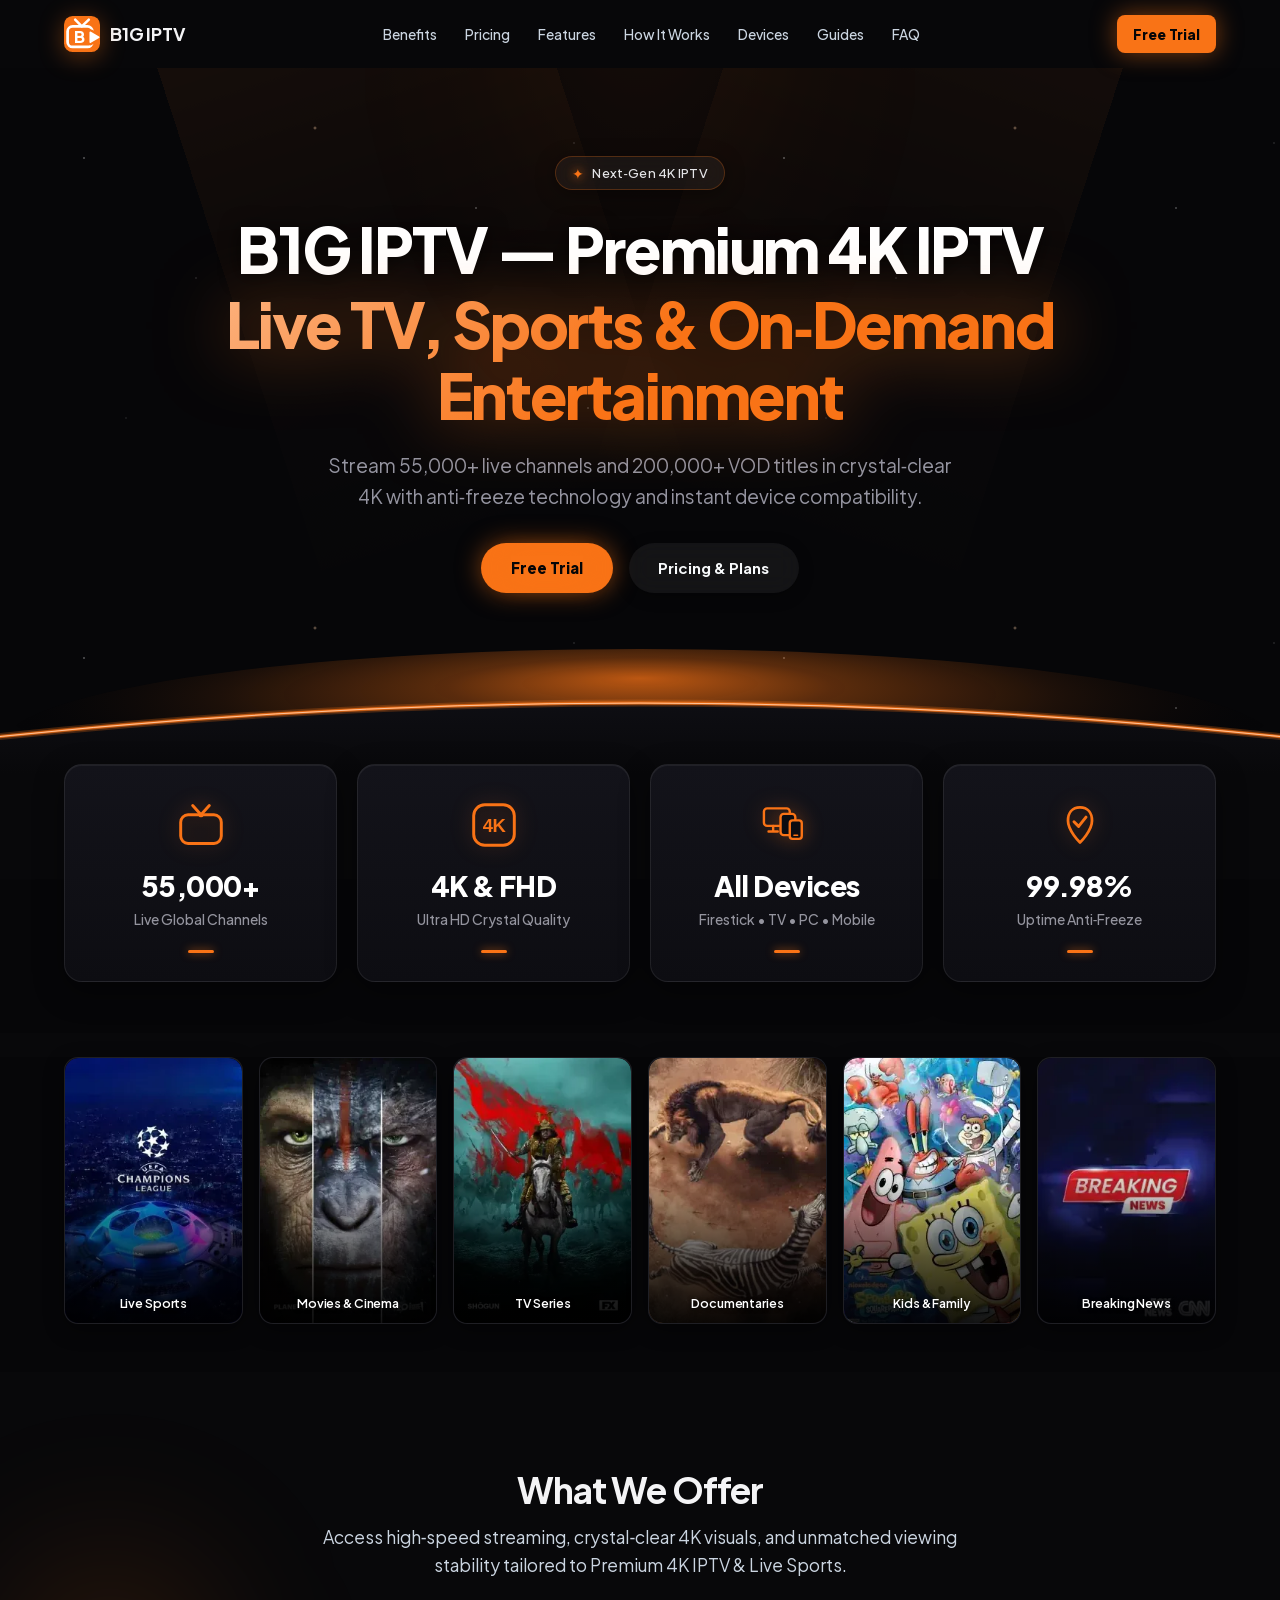
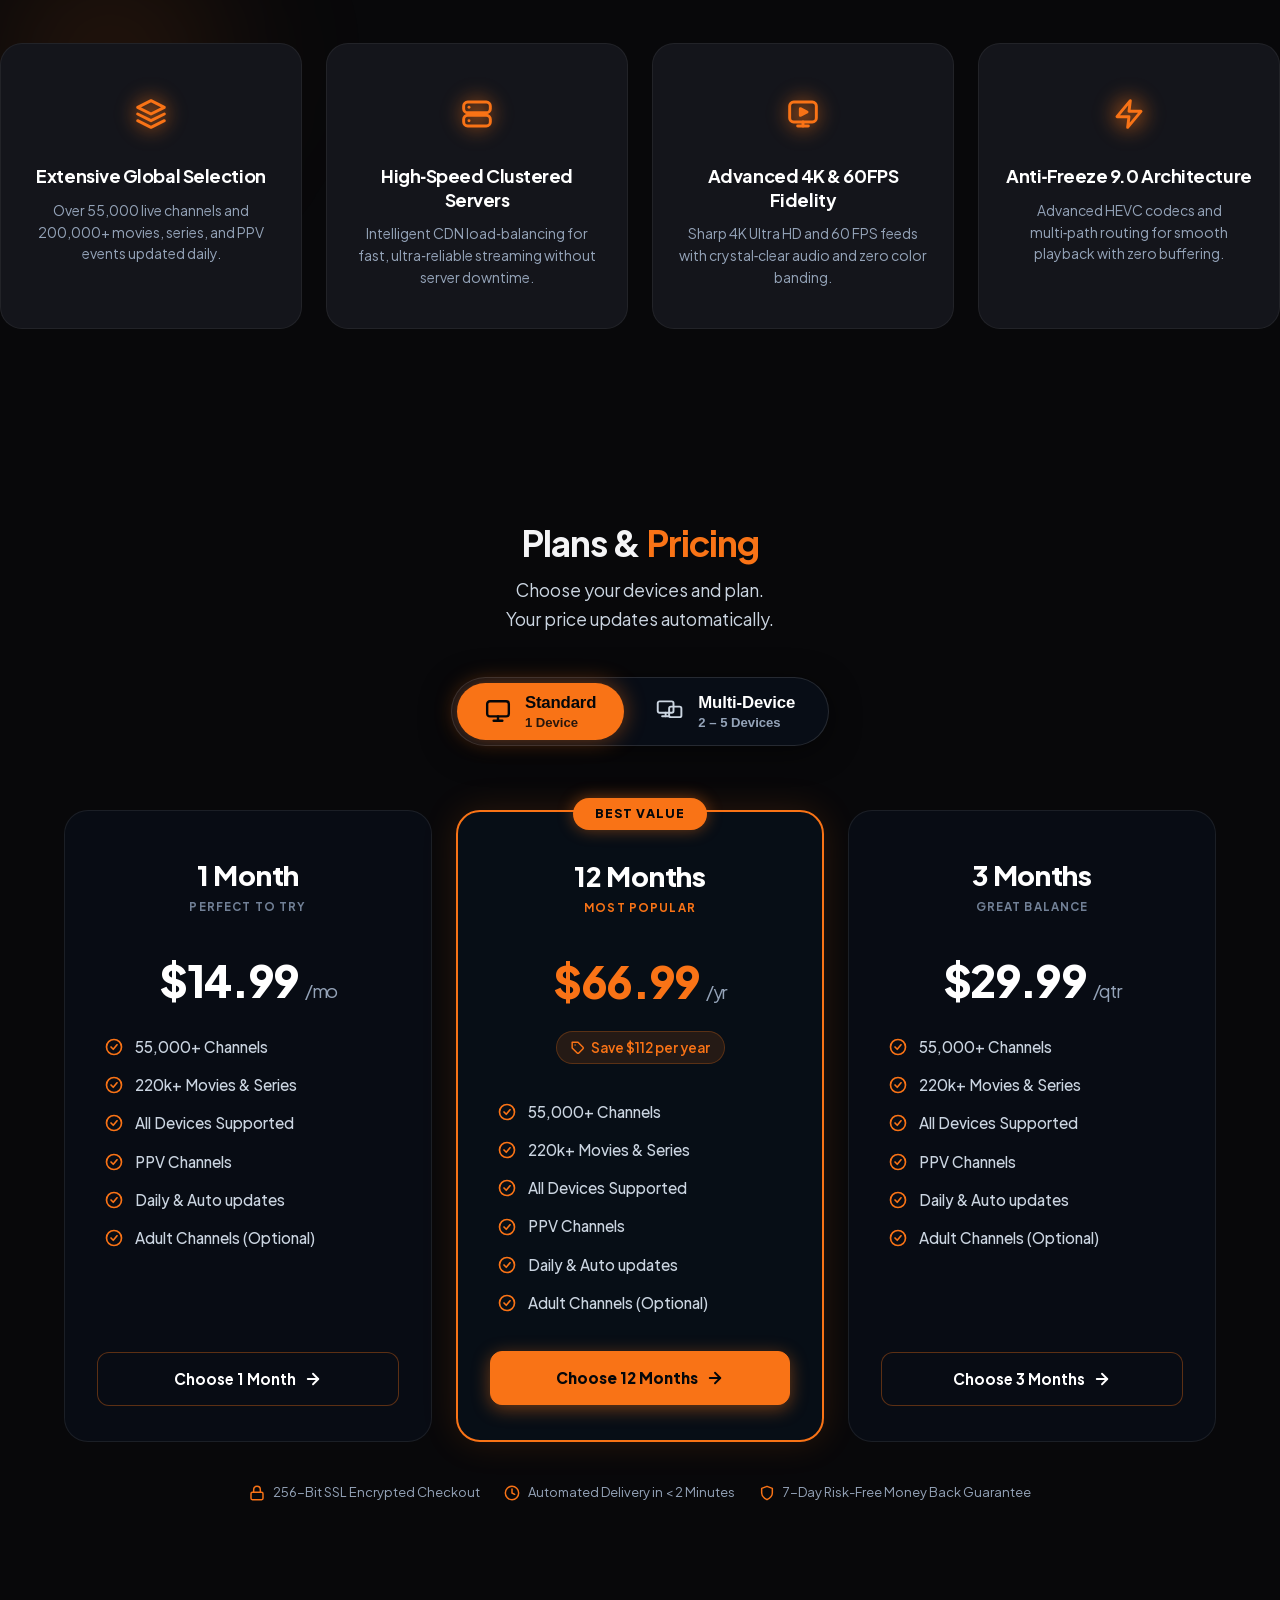
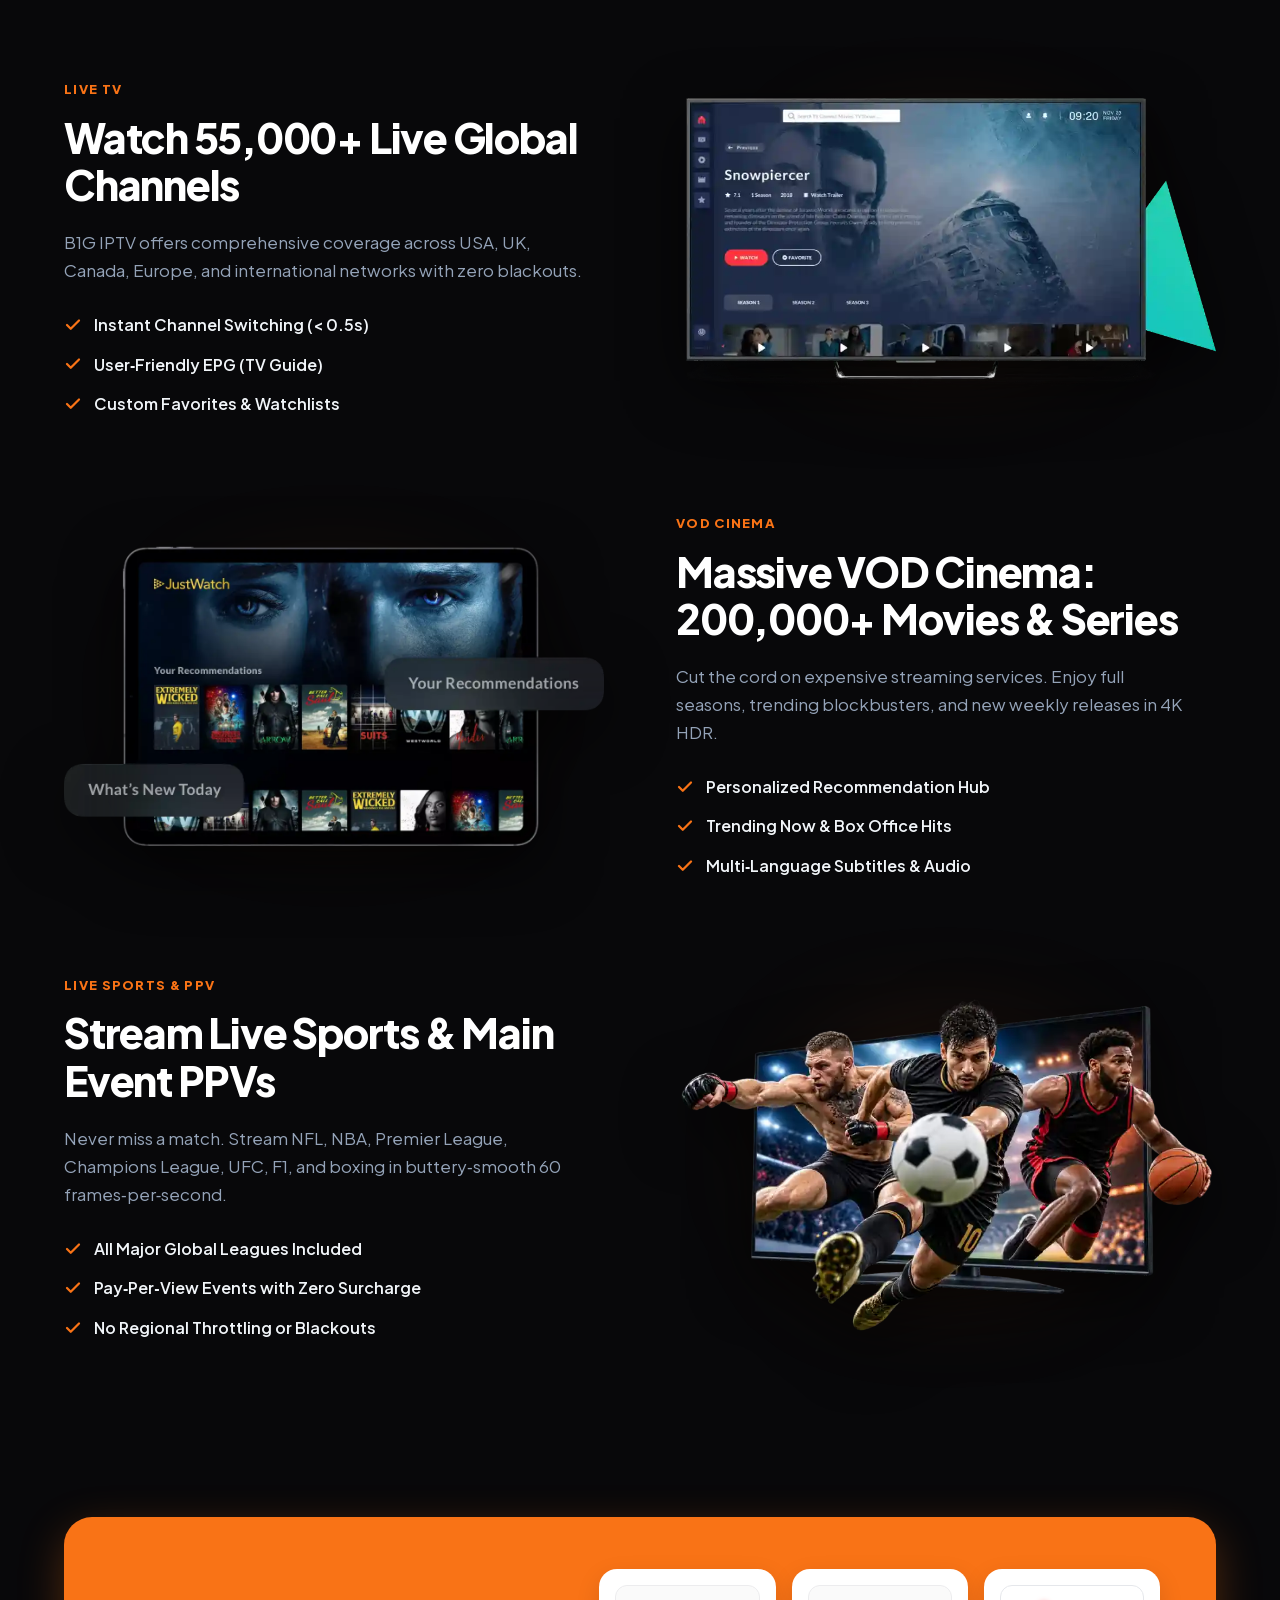
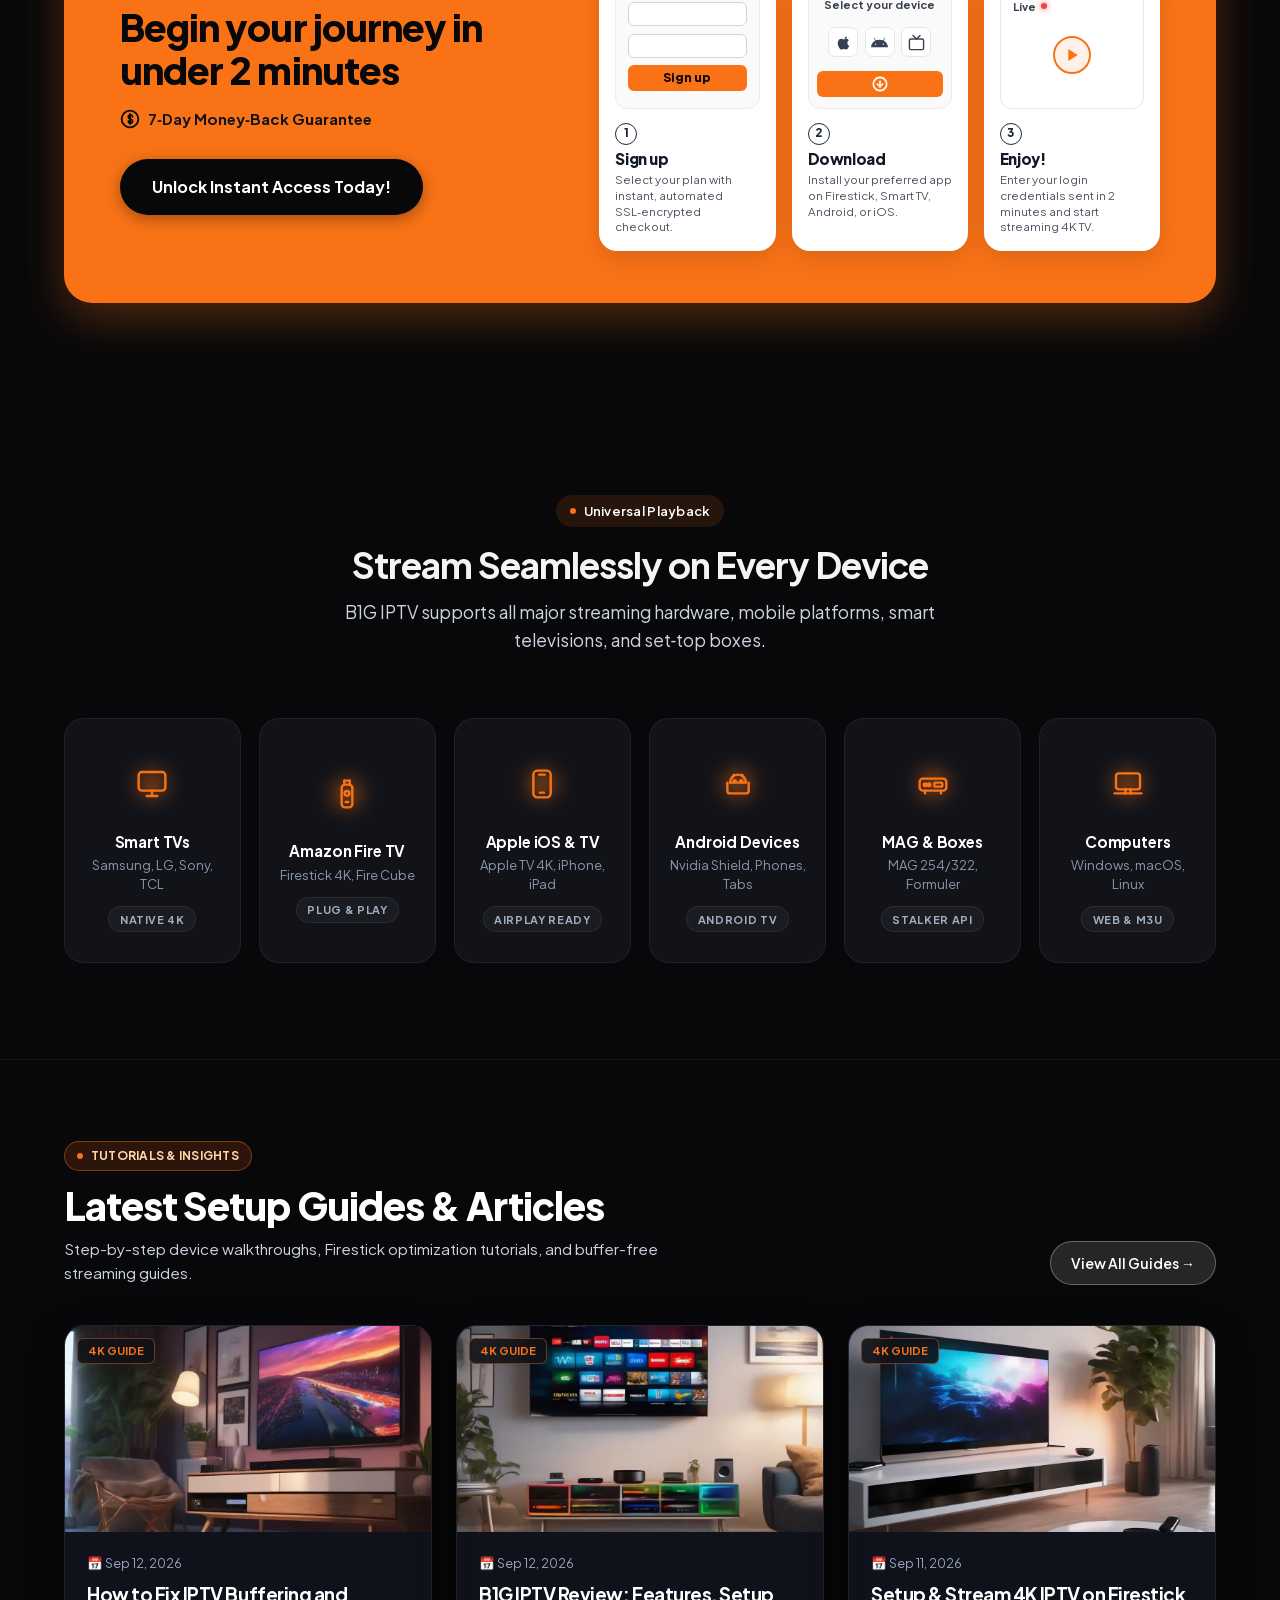
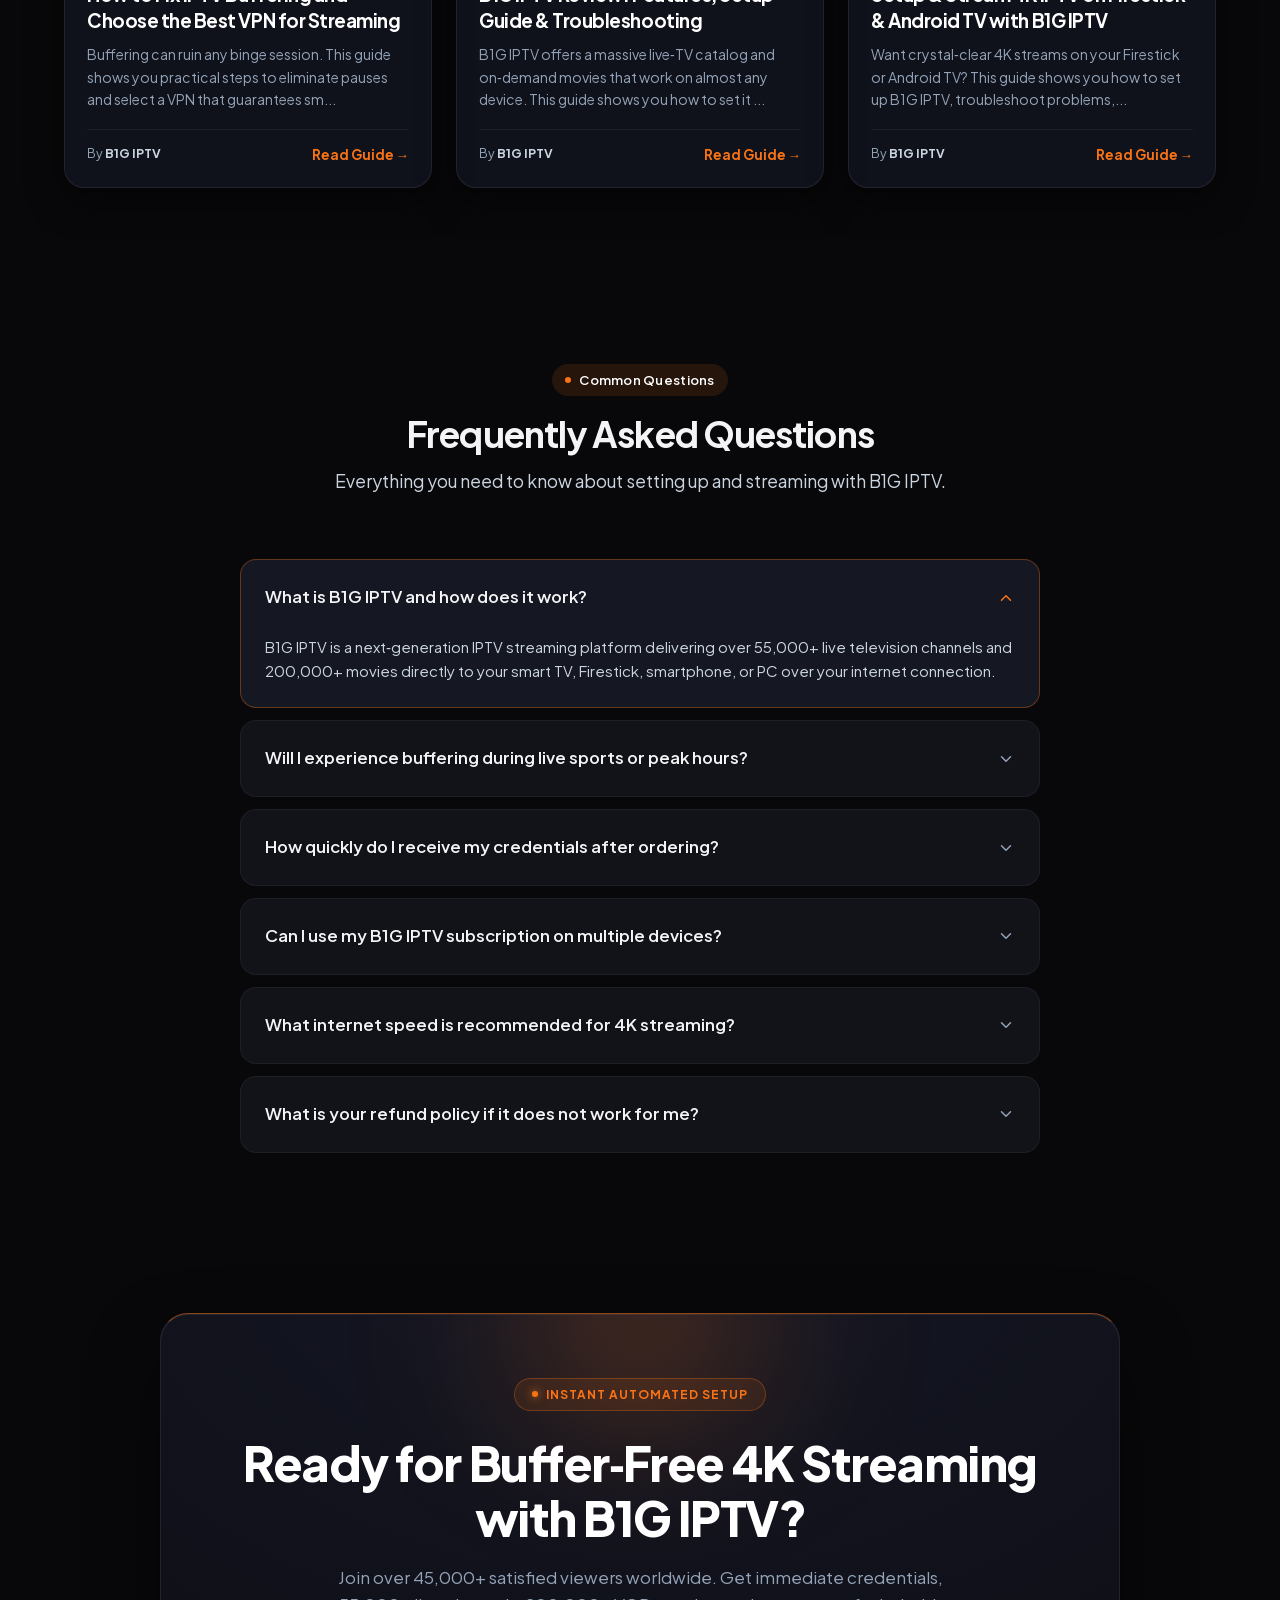
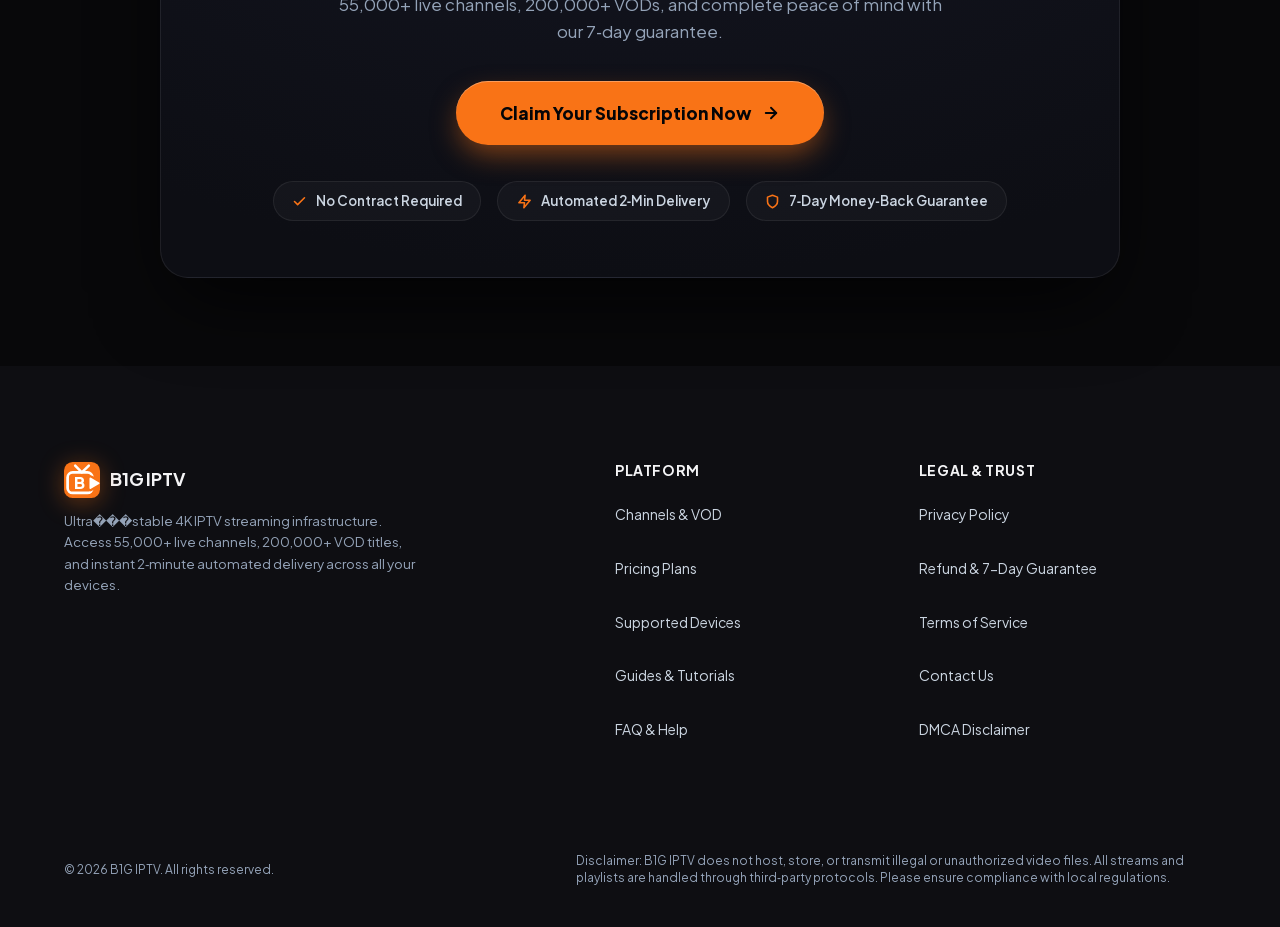
<file: index.html>
<!DOCTYPE html>
<html lang="en" style="background-color:#08080a;color:#f4f4f6;">
<head>
  <meta charset="UTF-8">
  <meta name="viewport" content="width=device-width, initial-scale=1.0">
  
  <!-- Primary SEO Meta Tags -->
  <title>B1G IPTV Free Trial | Premium 4K IPTV Service</title>
  <meta name="description" content="Start your free trial of B1G IPTV today – 55,000+ live channels, 200,000+ VOD titles, 4K UHD quality, and zero‑buffer sports streaming.">
  <meta name="robots" content="index, follow, max-snippet:-1, max-image-preview:large, max-video-preview:-1">
  <meta name="format-detection" content="telephone=no">
  <link rel="canonical" href="https://b1g-iptv.shop/">
  <meta name="theme-color" content="#08080a">

  <!-- Pure SVG Dynamic Brand Favicon & App Icons (Google SEO Compliant) -->
  <link rel="icon" type="image/svg+xml" href="data:image/svg+xml;utf8,%3Csvg%20xmlns%3D%22http%3A%2F%2Fwww.w3.org%2F2000%2Fsvg%22%20viewBox%3D%220%200%20100%20100%22%20width%3D%22100%25%22%20height%3D%22100%25%22%3E%0A%20%20%3Cdefs%3E%0A%20%20%20%20%3ClinearGradient%20id%3D%22tvkixBrandGrad%22%20x1%3D%220%25%22%20y1%3D%220%25%22%20x2%3D%22100%25%22%20y2%3D%22100%25%22%3E%0A%20%20%20%20%20%20%3Cstop%20offset%3D%220%25%22%20stop-color%3D%22%23f97316%22%2F%3E%0A%20%20%20%20%20%20%3Cstop%20offset%3D%22100%25%22%20stop-color%3D%22%23f97316%22%2F%3E%0A%20%20%20%20%3C%2FlinearGradient%3E%0A%20%20%20%20%3Cmask%20id%3D%22tvCutout_sxnr4s%22%3E%0A%20%20%20%20%20%20%3Crect%20width%3D%22100%22%20height%3D%22100%22%20fill%3D%22%23ffffff%22%2F%3E%0A%20%20%20%20%20%20%3Cpath%20d%3D%22M%2073.5%2046%20L%2096%2059%20L%2073.5%2072%20Z%22%20fill%3D%22%23000000%22%20stroke%3D%22%23000000%22%20stroke-width%3D%2218.5%22%20stroke-linejoin%3D%22round%22%20stroke-linecap%3D%22round%22%2F%3E%0A%20%20%20%20%3C%2Fmask%3E%0A%20%20%3C%2Fdefs%3E%0A%20%20%3Crect%20width%3D%22100%22%20height%3D%22100%22%20rx%3D%2224%22%20fill%3D%22url(%23tvkixBrandGrad)%22%2F%3E%0A%20%20%3Cpath%20d%3D%22M%2031%2010%20L%2049.5%2029%20L%2069%2010%22%20fill%3D%22none%22%20stroke%3D%22%23ffffff%22%20stroke-width%3D%227%22%20stroke-linecap%3D%22round%22%20stroke-linejoin%3D%22round%22%2F%3E%0A%20%20%3Crect%20x%3D%2210%22%20y%3D%2229%22%20width%3D%2269%22%20height%3D%2257%22%20rx%3D%2214%22%20fill%3D%22none%22%20stroke%3D%22%23ffffff%22%20stroke-width%3D%227.5%22%20stroke-linejoin%3D%22round%22%20stroke-linecap%3D%22round%22%20mask%3D%22url(%23tvCutout_sxnr4s)%22%2F%3E%0A%20%20%3Cpath%20d%3D%22M%2073.5%2046%20L%2096%2059%20L%2073.5%2072%20Z%22%20fill%3D%22%23ffffff%22%20stroke%3D%22%23ffffff%22%20stroke-width%3D%225.5%22%20stroke-linejoin%3D%22round%22%20stroke-linecap%3D%22round%22%2F%3E%0A%20%20%3Ctext%20x%3D%2244%22%20y%3D%2258%22%20font-family%3D%22-apple-system%2C%20BlinkMacSystemFont%2C%20'Plus%20Jakarta%20Sans'%2C%20'Arial%20Black'%2C%20'Montserrat'%2C%20sans-serif%22%20font-size%3D%2244%22%20font-weight%3D%22900%22%20fill%3D%22%23ffffff%22%20text-anchor%3D%22middle%22%20dominant-baseline%3D%22central%22%3EB%3C%2Ftext%3E%0A%3C%2Fsvg%3E">
  <link rel="alternate icon" type="image/svg+xml" href="/assets/favicon.svg">
  <link rel="apple-touch-icon" href="data:image/svg+xml;utf8,%3Csvg%20xmlns%3D%22http%3A%2F%2Fwww.w3.org%2F2000%2Fsvg%22%20viewBox%3D%220%200%20100%20100%22%20width%3D%22100%25%22%20height%3D%22100%25%22%3E%0A%20%20%3Cdefs%3E%0A%20%20%20%20%3ClinearGradient%20id%3D%22tvkixBrandGrad%22%20x1%3D%220%25%22%20y1%3D%220%25%22%20x2%3D%22100%25%22%20y2%3D%22100%25%22%3E%0A%20%20%20%20%20%20%3Cstop%20offset%3D%220%25%22%20stop-color%3D%22%23f97316%22%2F%3E%0A%20%20%20%20%20%20%3Cstop%20offset%3D%22100%25%22%20stop-color%3D%22%23f97316%22%2F%3E%0A%20%20%20%20%3C%2FlinearGradient%3E%0A%20%20%20%20%3Cmask%20id%3D%22tvCutout_sxnr4s%22%3E%0A%20%20%20%20%20%20%3Crect%20width%3D%22100%22%20height%3D%22100%22%20fill%3D%22%23ffffff%22%2F%3E%0A%20%20%20%20%20%20%3Cpath%20d%3D%22M%2073.5%2046%20L%2096%2059%20L%2073.5%2072%20Z%22%20fill%3D%22%23000000%22%20stroke%3D%22%23000000%22%20stroke-width%3D%2218.5%22%20stroke-linejoin%3D%22round%22%20stroke-linecap%3D%22round%22%2F%3E%0A%20%20%20%20%3C%2Fmask%3E%0A%20%20%3C%2Fdefs%3E%0A%20%20%3Crect%20width%3D%22100%22%20height%3D%22100%22%20rx%3D%2224%22%20fill%3D%22url(%23tvkixBrandGrad)%22%2F%3E%0A%20%20%3Cpath%20d%3D%22M%2031%2010%20L%2049.5%2029%20L%2069%2010%22%20fill%3D%22none%22%20stroke%3D%22%23ffffff%22%20stroke-width%3D%227%22%20stroke-linecap%3D%22round%22%20stroke-linejoin%3D%22round%22%2F%3E%0A%20%20%3Crect%20x%3D%2210%22%20y%3D%2229%22%20width%3D%2269%22%20height%3D%2257%22%20rx%3D%2214%22%20fill%3D%22none%22%20stroke%3D%22%23ffffff%22%20stroke-width%3D%227.5%22%20stroke-linejoin%3D%22round%22%20stroke-linecap%3D%22round%22%20mask%3D%22url(%23tvCutout_sxnr4s)%22%2F%3E%0A%20%20%3Cpath%20d%3D%22M%2073.5%2046%20L%2096%2059%20L%2073.5%2072%20Z%22%20fill%3D%22%23ffffff%22%20stroke%3D%22%23ffffff%22%20stroke-width%3D%225.5%22%20stroke-linejoin%3D%22round%22%20stroke-linecap%3D%22round%22%2F%3E%0A%20%20%3Ctext%20x%3D%2244%22%20y%3D%2258%22%20font-family%3D%22-apple-system%2C%20BlinkMacSystemFont%2C%20'Plus%20Jakarta%20Sans'%2C%20'Arial%20Black'%2C%20'Montserrat'%2C%20sans-serif%22%20font-size%3D%2244%22%20font-weight%3D%22900%22%20fill%3D%22%23ffffff%22%20text-anchor%3D%22middle%22%20dominant-baseline%3D%22central%22%3EB%3C%2Ftext%3E%0A%3C%2Fsvg%3E">
  <link rel="manifest" href="site.webmanifest">

  <!-- Open Graph / Facebook -->
  <meta property="og:type" content="website">
  <meta property="og:url" content="https://b1g-iptv.shop/">
  <meta property="og:title" content="B1G IPTV Free Trial | Premium 4K IPTV Service">
  <meta property="og:description" content="Start your free trial of B1G IPTV today – 55,000+ live channels, 200,000+ VOD titles, 4K UHD quality, and zero‑buffer sports streaming.">
  <meta property="og:site_name" content="B1G IPTV">
  <meta property="og:image" content="https://b1g-iptv.shop/assets/images/og-preview.jpg">
  <meta property="og:image:width" content="1200">
  <meta property="og:image:height" content="630">
  <meta property="og:image:alt" content="B1G IPTV Ultra-Stable 4K IPTV Streaming Service">

  <!-- Twitter / X -->
  <meta name="twitter:card" content="summary_large_image">
  <meta name="twitter:title" content="B1G IPTV Free Trial | Premium 4K IPTV Service">
  <meta name="twitter:description" content="Start your free trial of B1G IPTV today – 55,000+ live channels, 200,000+ VOD titles, 4K UHD quality, and zero‑buffer sports streaming.">
  <meta name="twitter:image" content="https://b1g-iptv.shop/assets/images/og-preview.jpg">

  <!-- Self-Hosted Critical Variable Font loaded via @font-face with font-display: swap -->

  <!-- Main Stylesheet -->
  <style>
@font-face{font-family:"Plus Jakarta Sans";font-style:normal;font-weight:400 800;font-display:swap;src:url("/assets/fonts/plus-jakarta-sans.woff2") format("woff2");unicode-range:U+0000-00FF,U+0131,U+0152-0153,U+02BB-02BC,U+02C6,U+02DA,U+02DC,U+0304,U+0308,U+0329,U+2000-206F,U+20AC,U+2122,U+2191,U+2193,U+2212,U+2215,U+FEFF,U+FFFD}:root{--bg-page:#08080a;--bg-surface:#0e0e12;--bg-card:#131318;--bg-card-hover:#181820;--bg-subtle:#1c1c24;--border-subtle:transparent;--border-medium:transparent;--border-accent:transparent;--border-highlight:transparent;--accent:#f97316;--accent-hover:#ea580c;--accent-light:rgba(249,115,22,0.12);--accent-text:#fed7aa;--status-green:#22c55e;--status-green-bg:rgba(34,197,94,0.12);--text-primary:#f4f4f6;--text-secondary:#cbd5e1;--text-muted:#94a3b8;--text-inverse:#08080a;--font-family:"Plus Jakarta Sans",-apple-system,BlinkMacSystemFont,"Segoe UI",Roboto,Oxygen,Ubuntu,Cantarell,"Helvetica Neue",sans-serif;--line-height-base:1.6;--line-height-heading:1.2;--space-xs:0.5rem;--space-sm:0.75rem;--space-md:1rem;--space-lg:1.5rem;--space-xl:2.5rem;--space-2xl:4rem;--space-3xl:6rem;--max-width:1200px;--radius-sm:4px;--radius-md:8px;--radius-lg:12px;--radius-full:9999px;--transition-fast:0.15s ease;--transition-normal:0.25s ease}*,*::before,*::after{box-sizing:border-box;margin:0;padding:0}html{font-family:var(--font-family);font-size:16px;line-height:var(--line-height-base);color:var(--text-secondary);background-color:var(--bg-page);scroll-behavior:smooth;-webkit-text-size-adjust:100%;text-rendering:optimizeLegibility}body{min-height:100vh;display:flex;flex-direction:column;background-color:var(--bg-page);color:var(--text-secondary);overflow-x:hidden}h1,h2,h3,h4,h5,h6{color:var(--text-primary);font-weight:700;line-height:var(--line-height-heading);letter-spacing:-0.025em}h1{font-size:clamp(2rem,5vw,3.25rem);font-weight:800;margin-bottom:var(--space-md)}h2{font-size:clamp(1.75rem,3.5vw,2.25rem);margin-bottom:var(--space-sm)}h3{font-size:1.25rem;margin-bottom:var(--space-xs)}p{margin-bottom:var(--space-md)}p:last-child{margin-bottom:0}a{color:inherit;text-decoration:none;transition:color var(--transition-fast)}a:hover{color:var(--text-primary)}ul,ol{list-style:none}:focus-visible{outline:2px solid var(--accent);outline-offset:3px}.container{width:100%;max-width:var(--max-width);margin-inline:auto;padding-inline:var(--space-md)}@media (min-width:768px){.container{padding-inline:var(--space-lg)}}.section{padding-block:var(--space-2xl);border-bottom:none;scroll-margin-top:90px}@media (min-width:768px){.section{padding-block:var(--space-3xl)}}.section-header{text-align:center;max-width:680px;margin-inline:auto;margin-bottom:var(--space-2xl)}.section-header p{color:var(--text-secondary);font-size:1.1rem}.pill-badge{display:inline-flex;align-items:center;gap:0.5rem;padding:0.35rem 0.85rem;font-size:0.8125rem;font-weight:600;letter-spacing:0.02em;color:var(--accent-text);background-color:var(--accent-light);border:none;border-radius:var(--radius-full);margin-bottom:var(--space-md)}.pill-badge .dot{width:6px;height:6px;border-radius:50%;background-color:var(--accent)}.status-pill{display:inline-flex;align-items:center;gap:0.375rem;font-size:0.75rem;font-weight:500;color:#86efac;background-color:var(--status-green-bg);padding:0.25rem 0.625rem;border-radius:var(--radius-full);border:none}.status-pill .indicator{width:6px;height:6px;border-radius:50%;background-color:var(--status-green)}@media (max-width:640px){.header-actions .status-pill{display:none}}.btn{display:inline-flex;align-items:center;justify-content:center;gap:0.5rem;padding:0.75rem 1.5rem;font-size:0.9375rem;font-weight:600;border-radius:var(--radius-md);border:none;cursor:pointer;white-space:nowrap;transition:background-color var(--transition-fast),transform var(--transition-fast);text-decoration:none}.btn:active{transform:translateY(1px)}.btn-primary{background:linear-gradient(135deg,#c2410c 0%,#9a3412 100%);color:#ffffff !important;font-weight:700;border:none}.btn-primary:hover{background-color:var(--accent-hover);color:#ffffff}.btn-secondary{background-color:var(--bg-card);color:var(--text-primary);border:none}.btn-secondary:hover{background-color:var(--bg-subtle);color:#ffffff}.btn-block{width:100%}.btn-sm{padding:0.5rem 1rem;font-size:0.875rem}.btn-group{display:flex;flex-direction:column;gap:0.75rem;width:100%}@media (min-width:480px){.btn-group{flex-direction:row;justify-content:center;width:auto}}.site-header{position:sticky;top:0;z-index:100;background-color:rgba(8,8,10,0.95);border-bottom:none;backdrop-filter:blur(8px);-webkit-backdrop-filter:blur(8px)}.header-container{display:flex;align-items:center;justify-content:space-between;height:68px}.brand-logo{display:flex;align-items:center;gap:0.625rem;font-size:1.125rem;font-weight:700;color:var(--text-primary);letter-spacing:-0.01em}.logo-icon{display:inline-flex;align-items:center;justify-content:center;width:32px;height:32px;background-color:var(--accent);color:#ffffff;border-radius:var(--radius-sm);font-weight:900;font-size:1rem}.brand-accent{color:var(--accent)}.nav-menu{display:none}@media (min-width:900px){.nav-menu{display:flex;align-items:center;gap:1.75rem}}.nav-link{font-size:0.875rem;font-weight:500;color:var(--text-secondary)}.nav-link:hover{color:var(--text-primary)}.header-actions{display:flex;align-items:center;gap:0.875rem}.menu-toggle{display:flex;flex-direction:column;justify-content:center;gap:5px;width:38px;height:38px;padding:8px;background-color:var(--bg-card);border:none;border-radius:var(--radius-sm);cursor:pointer;color:var(--text-primary)}@media (min-width:900px){.menu-toggle{display:none}}.menu-bar{display:block;width:100%;height:2px;background-color:var(--text-primary);transition:transform var(--transition-fast),opacity var(--transition-fast)}.menu-toggle[aria-expanded="true"] .menu-bar:nth-child(1){transform:translateY(7px) rotate(45deg)}.menu-toggle[aria-expanded="true"] .menu-bar:nth-child(2){opacity:0}.menu-toggle[aria-expanded="true"] .menu-bar:nth-child(3){transform:translateY(-7px) rotate(-45deg)}.mobile-nav{display:none;position:fixed;top:68px;left:0;right:0;bottom:0;background-color:#08080a;border-bottom:none;padding:var(--space-xl) var(--space-lg);flex-direction:column;gap:var(--space-md);z-index:999;overflow-y:auto}.mobile-nav.is-open{display:flex}@media (min-width:900px){.mobile-nav{display:none !important}}.mobile-nav-link{font-size:1.125rem;font-weight:600;color:var(--text-primary);padding-block:0.5rem;border-bottom:none}.hero-section{position:relative;background-color:#060608;padding-top:clamp(3.5rem,7vw,5.5rem);padding-bottom:clamp(2rem,4vw,3.5rem);text-align:center;overflow:hidden}.hero-cosmic-backdrop{position:absolute;inset:0;pointer-events:none;overflow:hidden;z-index:1;contain:strict}.light-ray{position:absolute;top:-120px;width:380px;height:600px;opacity:0.16;transform-origin:top center;pointer-events:none;will-change:transform}.light-ray-left{left:10%;background:linear-gradient(180deg,rgba(255,140,60,0.5) 0%,rgba(255,90,20,0.08) 60%,transparent 100%);transform:rotate(-18deg)}.light-ray-right{right:10%;background:linear-gradient(180deg,rgba(255,140,60,0.45) 0%,rgba(255,90,20,0.08) 60%,transparent 100%);transform:rotate(18deg)}.light-ray-center{left:50%;transform:translateX(-50%);width:550px;height:480px;background:radial-gradient(ellipse at top,rgba(255,107,43,0.2) 0%,rgba(255,80,10,0.05) 50%,transparent 80%);opacity:0.35}.cosmic-stars{position:absolute;inset:0;background-image:radial-gradient(1.5px 1.5px at 12% 18%,rgba(255,255,255,0.65),transparent),radial-gradient(1px 1px at 28% 42%,rgba(255,255,255,0.45),transparent),radial-gradient(2px 2px at 45% 12%,rgba(255,210,170,0.75),transparent),radial-gradient(1.5px 1.5px at 68% 28%,rgba(255,255,255,0.55),transparent),radial-gradient(1px 1px at 82% 15%,rgba(255,255,255,0.45),transparent),radial-gradient(1.5px 1.5px at 92% 38%,rgba(255,210,170,0.65),transparent),radial-gradient(1px 1px at 18% 70%,rgba(255,255,255,0.35),transparent),radial-gradient(1.5px 1.5px at 84% 68%,rgba(255,255,255,0.4),transparent);background-repeat:repeat;background-size:700px 500px;opacity:0.7}.hero-container{position:relative;z-index:3}.hero-content{max-width:860px;margin-inline:auto;display:flex;flex-direction:column;align-items:center}.hero-badge-pill{display:inline-flex;align-items:center;gap:0.5rem;padding:0.35rem 1rem;background:rgba(255,255,255,0.05);border:none;border-radius:var(--radius-full);font-size:0.8125rem;font-weight:500;letter-spacing:0.02em;color:#e4e4e7;margin-bottom:1.5rem;backdrop-filter:blur(12px);-webkit-backdrop-filter:blur(12px);box-shadow:0 4px 20px rgba(0,0,0,0.4);transition:background-color var(--transition-fast),transform var(--transition-fast)}.hero-badge-pill:hover{background:rgba(255,255,255,0.08);transform:translateY(-1px)}.badge-spark{color:#f97316;font-size:0.875rem;text-shadow:0 0 10px rgba(249,115,22,0.9),0 0 20px rgba(249,115,22,0.5);line-height:1}.hero-title{display:flex;flex-direction:column;align-items:center;gap:0.25rem;font-size:clamp(2.1rem,5.2vw,3.85rem);font-weight:800;line-height:1.15;letter-spacing:-0.035em;margin-bottom:1.25rem}.title-top{color:#ffffff;text-shadow:0 2px 20px rgba(0,0,0,0.8)}.title-bottom{color:#ff6e2e;background:linear-gradient(135deg,#ff7a30 0%,#f95716 50%,#ea580c 100%);-webkit-background-clip:text;-webkit-text-fill-color:transparent;background-clip:text;filter:drop-shadow(0 0 35px rgba(249,115,22,0.45))}.hero-description{font-size:clamp(1rem,2vw,1.1875rem);color:#9494a0;line-height:1.6;max-width:640px;margin-inline:auto;margin-bottom:2rem}.hero-btn-group{display:flex;flex-direction:row;align-items:center;justify-content:center;gap:1rem;flex-wrap:wrap;margin-bottom:2.5rem}.btn-pill{display:inline-flex;align-items:center;justify-content:center;gap:0.5rem;padding:0.8rem 1.85rem;font-size:0.9375rem;font-weight:600;border-radius:var(--radius-full);border:none;cursor:pointer;white-space:nowrap}.btn-pill,.btn-pill span,.btn-pill:link,.btn-pill:visited{text-decoration:none}.btn-pill-primary,.btn-pill-primary span,.btn-pill-primary:link,.btn-pill-primary:visited{background:var(--accent);color:#050507 !important;font-weight:800 !important;border:none;box-shadow:0 0 25px rgba(249,115,22,0.45),0 4px 14px rgba(0,0,0,0.4)}.btn-pill-primary:hover,.btn-pill-primary:hover span{transform:translateY(-2px) scale(1.02);box-shadow:0 0 35px rgba(249,115,22,0.7),0 6px 22px rgba(0,0,0,0.5);color:#000000 !important}.btn-pill-glass{background-color:rgba(255,255,255,0.06);color:#f8fafc !important;border:none;backdrop-filter:blur(12px);-webkit-backdrop-filter:blur(12px);box-shadow:0 4px 15px rgba(0,0,0,0.3)}.btn-pill-glass span{color:#f8fafc !important}.btn-pill-glass:hover{background-color:rgba(255,255,255,0.12);color:#ffffff !important;transform:translateY(-2px);box-shadow:0 6px 20px rgba(0,0,0,0.4)}.hero-horizon{position:relative;width:100%;margin-top:1rem;margin-bottom:-15px;overflow:visible;pointer-events:none;z-index:2;display:flex;justify-content:center}.horizon-svg{width:100%;height:clamp(140px,18vw,240px);display:block;overflow:visible}.hero-metrics-container{position:relative;z-index:3;margin-top:-115px}@media (max-width:640px){.hero-metrics-container{margin-top:-50px}.hero-btn-group{flex-direction:column;width:100%;max-width:320px;margin-inline:auto}.btn-pill{width:100%}.horizon-svg{height:120px}}.metrics-grid{display:grid;grid-template-columns:repeat(2,1fr);gap:1rem;margin-top:0}@media (min-width:860px){.metrics-grid{grid-template-columns:repeat(4,1fr);gap:1.25rem}}.metric-card{position:relative;background-color:#0c0c11;background:linear-gradient(180deg,#13131a 0%,#0d0d12 100%);border:1px solid rgba(255,255,255,0.08);border-radius:18px;padding:2.25rem 1rem 1.75rem 1rem;display:flex;flex-direction:column;align-items:center;justify-content:center;text-align:center;box-shadow:0 10px 30px rgba(0,0,0,0.4),inset 0 1px 0 rgba(255,255,255,0.06);transition:transform var(--transition-normal),box-shadow var(--transition-normal),border-color var(--transition-normal),background-color var(--transition-normal)}.metric-card:hover{transform:translateY(-3px);background-color:#101016;border-color:rgba(255,106,26,0.4);box-shadow:0 14px 40px rgba(0,0,0,0.55),0 0 25px rgba(249,115,22,0.15)}.metric-icon-wrap{display:flex;align-items:center;justify-content:center;width:56px;height:48px;max-width:56px;max-height:48px;background:transparent;border:none;margin-inline:auto;margin-bottom:1.25rem;overflow:visible;flex-shrink:0}.metric-icon-art{width:56px !important;height:48px !important;max-width:56px !important;max-height:48px !important;display:block;flex-shrink:0;filter:drop-shadow(0 0 10px rgba(255,106,26,0.22));transition:transform var(--transition-fast),filter var(--transition-fast)}.metric-card:hover .metric-icon-art{transform:scale(1.06);filter:drop-shadow(0 0 16px rgba(255,106,26,0.5))}.metric-val{font-size:clamp(1.35rem,2.2vw,1.85rem);font-weight:800;color:#ffffff;letter-spacing:-0.02em;line-height:1.2}.metric-val .accent-mark{color:#ff6a1a;margin-left:2px}.metric-label{font-size:clamp(0.78rem,1.15vw,0.875rem);color:#94949e;margin-top:0.45rem;line-height:1.4;font-weight:500}.metric-dash{display:block;width:26px;height:3px;border-radius:var(--radius-full);background-color:#ff6a1a;margin-top:1.25rem;box-shadow:0 0 8px rgba(255,106,26,0.5)}@media (max-width:640px){.metrics-grid{gap:0.65rem}.metric-card{padding:1.5rem 0.6rem 1.25rem 0.6rem;border-radius:14px}.metric-icon-wrap{height:44px;margin-bottom:0.85rem}.metric-icon-art{width:44px;height:38px}.metric-val{font-size:1.15rem}.metric-label{font-size:0.72rem}.metric-dash{margin-top:0.85rem;width:20px}}.hero-categories-section{position:relative;background-color:#060608;padding-bottom:2rem}.hero-categories-container{position:relative;z-index:3;margin-top:1.5rem;margin-bottom:1rem}.category-cards-grid{display:grid;grid-template-columns:repeat(3,1fr);gap:0.65rem}@media (min-width:860px){.category-cards-grid{grid-template-columns:repeat(6,1fr);gap:1rem}}.category-card{position:relative;display:flex;flex-direction:column;border-radius:14px;overflow:hidden;background-color:#0c0c11;border:1px solid rgba(255,255,255,0.08);text-decoration:none;cursor:pointer;box-shadow:0 6px 20px rgba(0,0,0,0.4);transition:transform var(--transition-normal),box-shadow var(--transition-normal),border-color var(--transition-normal)}.category-card:hover{transform:translateY(-4px) scale(1.02);border-color:rgba(255,106,26,0.45);box-shadow:0 12px 30px rgba(0,0,0,0.6),0 0 20px rgba(255,106,26,0.22)}.category-card-media{position:relative;width:100%;aspect-ratio:2 / 3;overflow:hidden;border-radius:14px;background-color:#08080a}.category-card-media img{width:100%;height:100%;object-fit:cover;display:block;transition:transform 0.45s cubic-bezier(0.16,1,0.3,1)}.category-card:hover .category-card-media img{transform:scale(1.07)}.category-card-overlay{position:absolute;inset:0;background:linear-gradient(180deg,transparent 40%,rgba(0,0,0,0.65) 75%,rgba(0,0,0,0.92) 100%);pointer-events:none}.category-card-label{position:absolute;bottom:0.55rem;left:0.25rem;right:0.25rem;text-align:center;font-size:0.78rem;font-weight:600;color:#ffffff;letter-spacing:-0.01em;text-shadow:0 1px 4px rgba(0,0,0,0.9);pointer-events:none;white-space:nowrap;overflow:hidden;text-overflow:ellipsis;padding-inline:4px;transition:color var(--transition-fast)}.category-card:hover .category-card-label{color:#ff7a30}@media (max-width:640px){.hero-categories-container{margin-top:0.85rem;margin-bottom:0.5rem}.category-cards-grid{gap:0.45rem}.category-card{border-radius:10px}.category-card-media{border-radius:10px}.category-card-label{font-size:0.65rem;bottom:0.35rem}}.what-we-offer-section{position:relative;overflow:hidden}.what-we-offer-section::before{content:"";position:absolute;top:15%;left:-80px;width:380px;height:380px;background:radial-gradient(circle,rgba(255,106,26,0.14) 0%,rgba(255,106,26,0.03) 50%,transparent 70%);filter:blur(60px);pointer-events:none;z-index:0}.benefits-grid{position:relative;z-index:1;display:grid;grid-template-columns:1fr;gap:1.25rem}@media (min-width:640px){.benefits-grid{grid-template-columns:repeat(2,1fr)}}@media (min-width:1024px){.benefits-grid{grid-template-columns:repeat(4,1fr);gap:1.5rem}}.benefit-card{background-color:#14151b;border:1px solid rgba(255,255,255,0.06);border-radius:22px;padding:2.5rem 1.5rem;display:flex;flex-direction:column;align-items:center;text-align:center;height:100%;transition:transform 0.25s ease,border-color 0.25s ease,box-shadow 0.25s ease,background-color 0.25s ease}.benefit-card:hover{background-color:#181a22;border-color:rgba(255,106,26,0.35);transform:translateY(-4px);box-shadow:0 16px 36px -10px rgba(0,0,0,0.6),0 0 24px rgba(255,106,26,0.12)}.benefit-icon-wrapper{position:relative;width:60px;height:60px;display:flex;align-items:center;justify-content:center;color:#ff6a1a;margin-bottom:1.25rem;flex-shrink:0}.benefit-icon-glow{position:absolute;top:50%;left:50%;transform:translate(-50%,-50%);width:48px;height:48px;border-radius:50%;background:radial-gradient(circle,rgba(255,106,26,0.55) 0%,rgba(255,106,26,0.18) 50%,transparent 75%);filter:blur(8px);pointer-events:none;z-index:0}.benefit-icon-wrapper svg{position:relative;z-index:1;width:32px;height:32px;color:#ff6a1a}.benefit-title{font-size:1.125rem;font-weight:700;color:#ffffff;margin-bottom:0.75rem;line-height:1.3}.benefit-desc{font-size:0.875rem;color:#94a3b8;line-height:1.55;margin:0;max-width:250px}.features-showcase-section{padding:5rem 0;position:relative;overflow:hidden}.features-showcase{display:flex;flex-direction:column;gap:6rem}.feature-split-row{display:grid;grid-template-columns:1fr;align-items:center;gap:2.5rem}@media (min-width:992px){.feature-split-row{grid-template-columns:1fr 1fr;gap:4.5rem}.feature-split-row-reverse .feature-split-content{order:2}.feature-split-row-reverse .feature-split-media{order:1}}.feature-split-content{display:flex;flex-direction:column;justify-content:center}.feature-badge-tag{display:inline-block;font-size:0.8125rem;font-weight:800;text-transform:uppercase;letter-spacing:0.1em;color:#ff6a1a;margin-bottom:0.875rem}.feature-split-title{font-size:clamp(2rem,3.2vw,2.75rem);font-weight:800;line-height:1.15;letter-spacing:-0.03em;color:#ffffff;margin:0 0 1.25rem 0}.feature-split-desc{font-size:1.0625rem;line-height:1.65;color:#94a3b8;margin:0 0 1.75rem 0;max-width:520px}.feature-split-list{list-style:none;padding:0;margin:0;display:flex;flex-direction:column;gap:0.875rem}.feature-split-item{display:flex;align-items:center;gap:0.75rem;font-size:1rem;font-weight:600;color:#f1f5f9}.feature-check-icon{display:inline-flex;align-items:center;justify-content:center;color:#ff6a1a;flex-shrink:0}.feature-check-icon svg{width:18px;height:18px}.feature-split-media{position:relative;display:flex;justify-content:center;align-items:center}.feature-media-wrapper{position:relative;width:100%;max-width:620px;display:flex;align-items:center;justify-content:center}.feature-media-ambient{position:absolute;top:50%;left:50%;transform:translate(-50%,-50%);width:80%;height:80%;background:radial-gradient(circle,rgba(255,106,26,0.16) 0%,rgba(255,106,26,0.03) 60%,transparent 80%);filter:blur(50px);pointer-events:none;z-index:0}.feature-mockup-img{position:relative;z-index:1;width:100%;max-width:100%;height:auto;display:block;object-fit:contain;filter:drop-shadow(0 20px 30px rgba(0,0,0,0.65));transition:transform 0.35s cubic-bezier(0.16,1,0.3,1),filter 0.35s ease}.feature-mockup-img:hover{transform:translateY(-6px) scale(1.02);filter:drop-shadow(0 28px 42px rgba(0,0,0,0.8)) drop-shadow(0 0 25px rgba(255,106,26,0.22))}@media (max-width:768px){.features-showcase-section{padding:3.5rem 0}.features-showcase{gap:4rem}.feature-split-title{font-size:1.75rem}.feature-split-desc{font-size:0.9375rem;margin-bottom:1.25rem}.feature-split-item{font-size:0.9375rem}}.journey-banner{background:linear-gradient(135deg,#ff5500 0%,#ff6a1a 50%,#ff8833 100%);border-radius:28px;padding:3.25rem 3.5rem;display:grid;grid-template-columns:1fr;gap:2.5rem;align-items:center;position:relative;overflow:hidden;box-shadow:0 15px 45px rgba(255,106,26,0.22)}@media (min-width:1024px){.journey-banner{grid-template-columns:1fr 1.3fr;gap:3rem}}.journey-cta-col{display:flex;flex-direction:column;align-items:flex-start}.journey-title{font-size:2.35rem;font-weight:800;color:#08080a;line-height:1.15;letter-spacing:-0.025em;margin-bottom:1rem}.journey-guarantee{display:inline-flex;align-items:center;gap:0.5rem;font-size:0.9375rem;font-weight:700;color:#12131a;margin-bottom:1.75rem}.journey-guarantee svg{flex-shrink:0;color:#08080a}.journey-btn{display:inline-flex;align-items:center;justify-content:center;background-color:#08080a;color:#ffffff;font-size:1rem;font-weight:700;padding:0.95rem 2rem;border-radius:100px;text-decoration:none;box-shadow:0 4px 15px rgba(0,0,0,0.35);transition:transform var(--transition-fast),background-color var(--transition-fast),box-shadow var(--transition-fast)}.journey-btn:hover{background-color:#1a1b24;transform:translateY(-2px);box-shadow:0 6px 20px rgba(0,0,0,0.45)}.journey-steps-grid{display:grid;grid-template-columns:1fr;gap:1.25rem}@media (min-width:640px){.journey-steps-grid{grid-template-columns:repeat(3,1fr);gap:1rem}}.journey-step-card{background-color:#ffffff;border-radius:18px;padding:1rem;display:flex;flex-direction:column;box-shadow:0 8px 24px rgba(0,0,0,0.12);transition:transform var(--transition-fast),box-shadow var(--transition-fast)}.journey-step-card:hover{transform:translateY(-4px);box-shadow:0 12px 28px rgba(0,0,0,0.18)}.journey-mockup{background-color:#fafafa;border:1.5px solid #ececee;border-radius:12px;height:124px;padding:0.75rem;margin-bottom:0.875rem;display:flex;flex-direction:column;justify-content:center;position:relative;overflow:hidden}.mockup-signup{gap:0.45rem}.mockup-input-box{height:24px;width:100%;border:1.5px solid #d1d5db;border-radius:6px;background-color:#ffffff}.mockup-submit-btn{height:26px;width:100%;background:var(--accent);color:#08080a;border-radius:6px;font-size:0.75rem;font-weight:800;display:flex;align-items:center;justify-content:center}.mockup-download{justify-content:space-between;padding:0.65rem 0.5rem}.mockup-subheading{font-size:0.6875rem;font-weight:700;color:#374151;text-align:center}.mockup-device-tiles{display:flex;align-items:center;justify-content:center;gap:0.4rem}.mockup-tile{width:30px;height:30px;border:1.5px solid #e5e7eb;border-radius:7px;background-color:#ffffff;display:flex;align-items:center;justify-content:center;color:#374151}.mockup-download-btn{height:26px;width:100%;background:var(--accent);color:#ffffff;border-radius:6px;display:flex;align-items:center;justify-content:center}.mockup-enjoy{justify-content:space-between;border:1.5px solid #e5e7eb;background-color:#ffffff}.mockup-live-indicator{display:flex;align-items:center;gap:0.3rem;font-size:0.6875rem;font-weight:700;color:#374151}.mockup-live-indicator .live-dot{width:6px;height:6px;border-radius:50%;background-color:#ef4444;box-shadow:0 0 6px #ef4444}.mockup-play-center{margin:auto;width:38px;height:38px;border:2px solid var(--accent);border-radius:50%;display:flex;align-items:center;justify-content:center;color:var(--accent);background-color:rgba(255,106,26,0.08)}.mockup-play-center svg{margin-left:2px}.journey-step-footer{display:flex;flex-direction:column;align-items:flex-start}.journey-step-num{width:22px;height:22px;border:1.5px solid #1f2937;border-radius:50%;display:inline-flex;align-items:center;justify-content:center;font-size:0.725rem;font-weight:800;color:#1f2937;margin-bottom:0.35rem}.journey-step-title{font-size:0.95rem;font-weight:800;color:#111827;margin-bottom:0.25rem}.journey-step-desc{font-size:0.725rem;color:#4b5563;line-height:1.35;margin:0}@media (max-width:640px){.journey-banner{padding:2rem 1.25rem;border-radius:20px}.journey-title{font-size:1.75rem}.journey-btn{width:100%;text-align:center}}.pricing-cards-wrapper{display:grid;grid-template-columns:1fr;gap:2.25rem;max-width:1100px;margin:0 auto;align-items:stretch}@media (min-width:900px){.pricing-cards-wrapper{grid-template-columns:repeat(3,1fr);gap:1.5rem;align-items:center}}.price-plan-card{background-color:#0c0d12;border:1px solid rgba(255,255,255,0.08);border-radius:22px;padding:2.75rem 1.75rem 2rem 1.75rem;display:flex;flex-direction:column;position:relative;transition:transform var(--transition-fast),border-color var(--transition-fast),box-shadow var(--transition-fast)}.price-plan-card:hover{border-color:rgba(255,255,255,0.18);transform:translateY(-4px)}.price-plan-card.is-featured{background-color:#0e0f16;border:2px solid var(--accent);box-shadow:0 0 40px rgba(255,106,26,0.15);padding-top:3rem}@media (min-width:900px){.price-plan-card.is-featured{transform:scale(1.03);z-index:2}.price-plan-card.is-featured:hover{transform:scale(1.05) translateY(-4px)}}.plan-badge-top{position:absolute;top:-14px;left:50%;transform:translateX(-50%);background:var(--accent);color:#000000;font-size:0.75rem;font-weight:800;letter-spacing:0.08em;text-transform:uppercase;padding:0.35rem 1.15rem;border-radius:100px;box-shadow:0 4px 14px rgba(255,106,26,0.4);white-space:nowrap}.plan-card-head{text-align:center;margin-bottom:1.5rem}.plan-card-title{font-size:1.75rem;font-weight:800;color:#ffffff;margin-bottom:0.35rem}.plan-card-subtitle{font-size:0.6875rem;font-weight:700;letter-spacing:0.12em;text-transform:uppercase;color:#7e808e;margin-bottom:1.25rem}.plan-card-subtitle.featured-subtitle{color:var(--accent)}.plan-card-price-row{display:flex;align-items:baseline;justify-content:center;gap:0.25rem}.plan-card-amount{font-size:2.75rem;font-weight:800;color:#ffffff;letter-spacing:-0.03em;line-height:1}.plan-card-amount.featured-amount{font-size:3.25rem;color:var(--accent);letter-spacing:-0.04em}.plan-card-unit{font-size:0.9375rem;color:#8c8e9b;font-weight:500}.plan-billed-note{font-size:0.8125rem;color:#8c8e9b;font-weight:500;margin-top:0.35rem}.plan-savings-pill{display:inline-flex;align-items:center;justify-content:center;gap:0.375rem;background-color:rgba(255,106,26,0.1);border:1px solid rgba(255,106,26,0.25);color:var(--accent);font-size:0.8125rem;font-weight:600;padding:0.35rem 0.875rem;border-radius:100px;margin-top:0.75rem}.plan-savings-pill svg{flex-shrink:0}.plan-card-features{list-style:none;padding:0;margin:0 0 2rem 0;display:flex;flex-direction:column;gap:0.875rem;flex:1}.plan-card-feature{display:flex;align-items:center;gap:0.75rem;font-size:0.9375rem;color:#d1d3df}.plan-card-feature .check-icon{color:var(--accent);width:18px;height:18px;flex-shrink:0}.plan-card-btn{display:flex;align-items:center;justify-content:center;gap:0.5rem;width:100%;padding:0.95rem 1.25rem;border-radius:12px;font-size:0.95rem;font-weight:700;text-decoration:none;cursor:pointer;transition:all var(--transition-fast)}.plan-card-btn.outline-btn{background-color:rgba(255,255,255,0.03);border:1px solid rgba(255,255,255,0.12);color:#ffffff}.plan-card-btn.outline-btn:hover{background-color:rgba(255,255,255,0.08);border-color:rgba(255,255,255,0.25);transform:translateY(-2px)}.plan-card-btn.solid-featured-btn{background:var(--accent);border:none;color:#000000;box-shadow:0 4px 18px rgba(255,106,26,0.3)}.plan-card-btn.solid-featured-btn:hover{filter:brightness(1.08);box-shadow:0 6px 24px rgba(255,106,26,0.45);transform:translateY(-2px)}.plan-card-btn svg{transition:transform var(--transition-fast)}.plan-card-btn:hover svg{transform:translateX(3px)}.pricing-guarantee-row,.hero-trust-row{margin-top:var(--space-xl);text-align:center;display:flex;flex-wrap:wrap;align-items:center;justify-content:center;gap:1.5rem;font-size:0.8125rem;color:var(--text-muted)}.trust-item{display:inline-flex;align-items:center;gap:0.5rem;font-size:0.8125rem;color:var(--text-muted)}.trust-item svg{width:16px !important;height:16px !important;max-width:16px !important;max-height:16px !important;flex-shrink:0;color:var(--accent)}.devices-grid{display:grid;grid-template-columns:repeat(2,1fr);gap:1rem}@media (min-width:640px){.devices-grid{grid-template-columns:repeat(3,1fr);gap:1.25rem}}@media (min-width:1024px){.devices-grid{grid-template-columns:repeat(6,1fr);gap:1.15rem}}.device-card{background-color:#121319;border:1px solid rgba(255,255,255,0.06);border-radius:20px;padding:2.25rem 1rem 1.85rem;text-align:center;display:flex;flex-direction:column;align-items:center;justify-content:center;position:relative;overflow:hidden;transition:transform 0.25s cubic-bezier(0.16,1,0.3,1),background-color 0.25s ease,border-color 0.25s ease,box-shadow 0.25s ease}.device-card:hover{background-color:#161822;border-color:rgba(255,106,26,0.4);transform:translateY(-4px);box-shadow:0 16px 36px -10px rgba(0,0,0,0.65),0 0 24px rgba(255,106,26,0.1)}.device-icon-wrapper{position:relative;width:58px;height:58px;display:flex;align-items:center;justify-content:center;margin-bottom:1.15rem;color:#ff6a1a;flex-shrink:0}.device-icon-glow{position:absolute;top:50%;left:50%;transform:translate(-50%,-50%);width:44px;height:44px;border-radius:50%;background:radial-gradient(circle,rgba(255,106,26,0.5) 0%,rgba(255,106,26,0.15) 50%,transparent 75%);filter:blur(8px);pointer-events:none;z-index:0}.device-icon-wrapper svg{position:relative;z-index:1;width:32px;height:32px;stroke:#ff6a1a;transition:transform 0.25s cubic-bezier(0.16,1,0.3,1)}.device-card:hover .device-icon-wrapper svg{transform:scale(1.1)}.device-name{font-size:0.95rem;font-weight:700;color:#ffffff;margin:0 0 0.35rem 0;line-height:1.25;letter-spacing:-0.01em}.device-sub{font-size:0.8125rem;color:#8896ab;line-height:1.4;margin:0}.device-micro-tag{display:inline-block;margin-top:0.85rem;font-size:0.6875rem;font-weight:700;text-transform:uppercase;letter-spacing:0.06em;color:#a0aec0;background:rgba(255,255,255,0.04);border:1px solid rgba(255,255,255,0.07);padding:0.2rem 0.65rem;border-radius:999px;transition:color 0.25s ease,background-color 0.25s ease,border-color 0.25s ease}.device-card:hover .device-micro-tag{color:#ff8533;background:rgba(255,106,26,0.08);border-color:rgba(255,106,26,0.25)}.faq-list{max-width:800px;margin-inline:auto;display:flex;flex-direction:column;gap:var(--space-sm)}.faq-item{background-color:#121319;border:1px solid rgba(255,255,255,0.05);border-radius:16px;transition:background-color var(--transition-fast),border-color var(--transition-fast)}.faq-item[open]{background-color:#151722;border-color:rgba(255,106,26,0.25)}.faq-question{display:flex;align-items:center;justify-content:space-between;padding:var(--space-lg);font-size:1.05rem;font-weight:600;color:var(--text-primary);cursor:pointer;list-style:none;user-select:none}.faq-question::-webkit-details-marker{display:none}.faq-chevron{width:18px;height:18px;color:var(--text-muted);transition:transform var(--transition-normal);flex-shrink:0;margin-left:var(--space-md)}.faq-item[open] .faq-chevron{transform:rotate(180deg);color:var(--accent)}.faq-answer{padding:0 var(--space-lg) var(--space-lg);font-size:0.9375rem;color:var(--text-secondary);line-height:1.6}.faq-answer a{color:var(--accent-text);text-decoration:underline}.final-cta-section{padding-block:4rem 5.5rem;position:relative;scroll-margin-top:90px}.cta-banner{background:radial-gradient(100% 120% at 50% -20%,#161826 0%,#0d0e14 100%);border:1px solid rgba(255,255,255,0.08);border-top:1px solid rgba(255,106,26,0.45);border-radius:28px;padding:4rem 2.5rem 3.5rem;text-align:center;max-width:960px;margin-inline:auto;position:relative;overflow:hidden;box-shadow:0 32px 80px -16px rgba(0,0,0,0.8),inset 0 1px 0 rgba(255,255,255,0.08)}.cta-banner::before{content:"";position:absolute;top:-140px;left:50%;transform:translateX(-50%);width:520px;height:300px;background:radial-gradient(circle,rgba(255,106,26,0.22) 0%,rgba(255,106,26,0.04) 50%,transparent 75%);filter:blur(60px);pointer-events:none;z-index:0}.cta-banner>*{position:relative;z-index:1}.cta-pill-tag{display:inline-flex;align-items:center;gap:0.5rem;font-size:0.75rem;font-weight:700;text-transform:uppercase;letter-spacing:0.08em;color:#ff7a29;background:rgba(255,106,26,0.08);border:1px solid rgba(255,106,26,0.25);padding:0.38rem 1.1rem;border-radius:999px;margin-bottom:1.5rem}.cta-pill-tag .dot{width:6px;height:6px;border-radius:50%;background:#ff6a1a;box-shadow:0 0 8px #ff6a1a}.cta-title{font-size:clamp(2.1rem,3.8vw,3rem);font-weight:800;letter-spacing:-0.03em;line-height:1.15;color:#ffffff;margin:0 0 1.15rem 0}.cta-desc{font-size:1.0625rem;line-height:1.6;color:#94a3b8;max-width:620px;margin:0 auto 2.25rem}.cta-btn-wrapper{display:flex;justify-content:center;margin-bottom:2.25rem}.cta-main-btn{background:linear-gradient(135deg,#c2410c 0%,#9a3412 100%) !important;color:#ffffff !important;font-size:1.0625rem !important;font-weight:700 !important;padding:1.15rem 2.75rem !important;border-radius:999px !important;box-shadow:0 12px 28px -4px rgba(194,65,12,0.42),inset 0 1px 0 rgba(255,255,255,0.25) !important;display:inline-flex !important;align-items:center !important;gap:0.65rem !important;transition:transform 0.25s cubic-bezier(0.16,1,0.3,1),box-shadow 0.25s ease !important}.cta-main-btn:hover{transform:translateY(-2px) scale(1.02) !important;box-shadow:0 18px 38px -4px rgba(255,106,26,0.6) !important}.cta-trust-row{display:flex;flex-wrap:wrap;align-items:center;justify-content:center;gap:1rem}.cta-trust-badge{display:inline-flex;align-items:center;gap:0.55rem;font-size:0.84rem;font-weight:600;color:#cbd5e1;background:rgba(255,255,255,0.03);border:1px solid rgba(255,255,255,0.07);padding:0.5rem 1.15rem;border-radius:999px;transition:background-color 0.2s ease,border-color 0.2s ease}.cta-trust-badge:hover{background:rgba(255,255,255,0.05);border-color:rgba(255,255,255,0.12)}.cta-trust-badge svg{width:15px;height:15px;stroke:#ff7a29;flex-shrink:0}@media (max-width:768px){.cta-banner{padding:3.5rem 1.5rem;border-radius:24px}.cta-title{font-size:1.75rem}.cta-desc{font-size:0.9375rem}.cta-trust-row{flex-direction:column;gap:0.75rem}}.site-footer{background-color:var(--bg-surface);border-top:none;padding-block:var(--space-3xl) var(--space-xl);font-size:0.875rem}.footer-grid{display:grid;grid-template-columns:1fr;gap:var(--space-xl);margin-bottom:var(--space-2xl)}@media (min-width:640px){.footer-grid{grid-template-columns:1.5fr 1fr;gap:var(--space-xl)}}@media (min-width:1024px){.footer-grid{grid-template-columns:2fr 1fr 1.2fr;gap:3.5rem}}.footer-brand p{color:var(--text-muted);font-size:0.84rem;margin-top:var(--space-sm);max-width:360px;line-height:1.6}.footer-col-title{font-size:0.875rem;font-weight:700;text-transform:uppercase;letter-spacing:0.04em;color:var(--text-primary);margin-bottom:var(--space-md)}.footer-links{display:flex;flex-direction:column;gap:0.85rem}.footer-link{color:#cbd5e1;font-size:0.875rem;display:inline-flex;align-items:center;padding:8px 0;min-height:40px;box-sizing:border-box}.footer-link:hover{color:var(--accent)}.footer-bottom{padding-top:var(--space-xl);border-top:none;display:flex;flex-direction:column;gap:1rem;align-items:center;text-align:center;color:var(--text-muted);font-size:0.75rem}@media (min-width:768px){.footer-bottom{flex-direction:row;justify-content:space-between;text-align:left}}.footer-disclaimer{max-width:640px;line-height:1.4;color:#94a3b8}.policy-page-wrapper{padding-top:7rem;padding-bottom:6rem;position:relative;min-height:85vh}.policy-breadcrumbs{display:flex;align-items:center;justify-content:center;gap:0.5rem;font-size:0.8125rem;font-weight:600;color:var(--text-muted);margin-bottom:1.5rem}.policy-breadcrumbs a{color:var(--text-secondary);transition:color 0.2s ease}.policy-breadcrumbs a:hover{color:var(--accent)}.policy-header{text-align:center;max-width:760px;margin:0 auto 3rem}.policy-header h1{font-size:clamp(2.2rem,4vw,3rem);font-weight:800;letter-spacing:-0.03em;color:#ffffff;line-height:1.2;margin:0.75rem 0 0.5rem}.policy-last-updated{font-size:0.84rem;color:var(--text-muted)}.policy-card{background-color:#121319;border:1px solid rgba(255,255,255,0.07);border-radius:28px;padding:3.5rem 3rem;max-width:920px;margin-inline:auto;box-shadow:0 24px 64px -16px rgba(0,0,0,0.75),inset 0 1px 0 rgba(255,255,255,0.06)}.policy-section{margin-bottom:2.75rem}.policy-section:last-child{margin-bottom:0}.policy-section h2{font-size:1.35rem;font-weight:700;color:#ffffff;letter-spacing:-0.01em;margin:0 0 1rem;display:flex;align-items:center;gap:0.5rem}.policy-section p{font-size:0.95rem;line-height:1.7;color:#94a3b8;margin-bottom:1rem}.policy-section p:last-child{margin-bottom:0}.policy-section ul,.policy-section ol{padding-left:1.5rem;margin-bottom:1.25rem;color:#94a3b8}.policy-section li{font-size:0.9375rem;line-height:1.65;margin-bottom:0.5rem}.policy-section li strong{color:#e2e8f0}.policy-highlight{background:rgba(255,106,26,0.06);border:1px solid rgba(255,106,26,0.22);border-radius:20px;padding:1.75rem 2rem;margin:1.75rem 0;position:relative;overflow:hidden}.policy-highlight h3{font-size:1.1rem;font-weight:700;color:#ff8533;margin:0 0 0.5rem;display:flex;align-items:center;gap:0.5rem}.policy-highlight p{color:#cbd5e1;font-size:0.9375rem;line-height:1.6;margin:0}.policy-cta-box{margin-top:3rem;padding-top:2.5rem;border-top:1px solid rgba(255,255,255,0.06);display:flex;flex-direction:column;align-items:center;text-align:center;gap:1.25rem}@media (min-width:640px){.policy-cta-box{flex-direction:row;justify-content:space-between;text-align:left}}.policy-cta-box h3{font-size:1.15rem;font-weight:700;color:#ffffff;margin:0 0 0.25rem}.policy-cta-box p{font-size:0.875rem;color:var(--text-muted);margin:0}@media (max-width:768px){.policy-card{padding:2.25rem 1.5rem;border-radius:20px}.policy-section h2{font-size:1.2rem}}.contact-channels-simple{display:grid;grid-template-columns:1fr;gap:1.25rem;margin-bottom:2.5rem}@media (min-width:640px){.contact-channels-simple{grid-template-columns:1fr 1fr}}.contact-channel-item{background:rgba(255,255,255,0.02);border:1px solid rgba(255,255,255,0.06);border-radius:20px;padding:1.75rem 1.5rem;display:flex;align-items:flex-start;gap:1.15rem;transition:border-color 0.25s ease,background-color 0.25s ease,transform 0.25s ease}.contact-channel-item:hover{background:rgba(255,255,255,0.04);border-color:rgba(255,106,26,0.35);transform:translateY(-2px)}.contact-channel-icon{width:48px;height:48px;border-radius:14px;background:rgba(255,106,26,0.1);border:1px solid rgba(255,106,26,0.25);color:var(--accent);display:flex;align-items:center;justify-content:center;flex-shrink:0}.contact-channel-info h4{font-size:1.05rem;font-weight:700;color:#ffffff;margin:0 0 0.35rem}.contact-channel-info p{font-size:0.84rem;color:var(--text-muted);line-height:1.5;margin:0 0 0.85rem}.contact-channel-link{font-size:0.9375rem;font-weight:600;color:var(--accent);text-decoration:none;display:inline-flex;align-items:center;gap:0.4rem;transition:color 0.15s ease}.contact-channel-link:hover{color:#ff8533;text-decoration:underline}.contact-form-card{background:rgba(255,255,255,0.015);border:1px solid rgba(255,255,255,0.06);border-radius:20px;padding:2.25rem;margin-bottom:2.5rem}.contact-form-header{margin-bottom:1.75rem}.contact-form-header h3{font-size:1.25rem;font-weight:700;color:#ffffff;margin:0 0 0.35rem}.contact-form-header p{font-size:0.875rem;color:var(--text-muted);margin:0}.contact-form{display:grid;grid-template-columns:1fr;gap:1.25rem}.contact-form-row{display:grid;grid-template-columns:1fr;gap:1.25rem}@media (min-width:600px){.contact-form-row{grid-template-columns:1fr 1fr}}.form-group{display:flex;flex-direction:column;gap:0.45rem}.form-label{font-size:0.8125rem;font-weight:600;color:#cbd5e1}.form-input,.form-select,.form-textarea{width:100%;background-color:#0b0c10;border:1px solid rgba(255,255,255,0.09);border-radius:12px;padding:0.85rem 1rem;font-family:inherit;font-size:0.9375rem;color:#ffffff;outline:none;transition:border-color 0.2s ease,box-shadow 0.2s ease,background-color 0.2s ease}.form-input:focus,.form-select:focus,.form-textarea:focus{border-color:var(--accent);background-color:#0e0f14;box-shadow:0 0 0 3px rgba(255,106,26,0.15)}.form-input::placeholder,.form-textarea::placeholder{color:#475569}.form-select{cursor:pointer}.form-select option{background-color:#121319;color:#ffffff}.form-textarea{resize:vertical;min-height:110px}.contact-form-footer{margin-top:0.5rem;display:flex;flex-direction:column;gap:1rem;align-items:flex-start}@media (min-width:600px){.contact-form-footer{flex-direction:row;align-items:center;justify-content:space-between}}.contact-privacy-note{font-size:0.775rem;color:#94a3b8;margin:0}.contact-form-success{display:none;background:rgba(34,197,94,0.08);border:1px solid rgba(34,197,94,0.25);border-radius:14px;padding:1.25rem 1.5rem;margin-bottom:1.5rem;color:#4ade80;font-size:0.9rem;align-items:center;gap:0.75rem}.contact-form-success.is-visible{display:flex}@media (prefers-reduced-motion:reduce){*,*::before,*::after{animation-duration:0.01ms !important;animation-iteration-count:1 !important;transition-duration:0.01ms !important;scroll-behavior:auto !important}}

/* ================= PRICING TAB TOGGLE ================= */
:root {
  --primary: var(--accent);
  --primary-hover: var(--accent-hover);
  --primary-glow: rgba(var(--brand-r, 249), var(--brand-g, 115), var(--brand-b, 22), 0.44);
}
.why-headline-green {
  color: var(--primary);
}
.pricing-tabs-container {
  display: inline-flex;
  align-items: center;
  background: #080d16;
  border: 1.5px solid rgba(255, 255, 255, 0.12);
  border-radius: 999px;
  padding: 5px;
  margin: 28px auto 0 auto;
  position: relative;
  box-shadow: 0 6px 30px rgba(0, 0, 0, 0.5);
  gap: 4px;
}
.pricing-toggle-tab {
  display: inline-flex;
  align-items: center;
  gap: 14px;
  padding: 10px 28px;
  border-radius: 999px;
  border: none;
  background: transparent;
  cursor: pointer;
  transition: all 0.25s cubic-bezier(0.4, 0, 0.2, 1);
  text-decoration: none;
  user-select: none;
  text-align: left;
}
.pricing-toggle-tab:hover:not(.active) {
  background: rgba(255, 255, 255, 0.04);
}
.pricing-toggle-tab .pricing-toggle-icon {
  display: flex;
  align-items: center;
  justify-content: center;
  flex-shrink: 0;
  color: #cbd5e1;
  transition: color 0.2s ease;
}
.pricing-toggle-tab .pricing-toggle-text {
  display: flex;
  flex-direction: column;
  line-height: 1.15;
  text-align: left;
}
.pricing-toggle-tab .pricing-toggle-title {
  font-size: 1.05rem;
  font-weight: 800;
  color: #ffffff;
  letter-spacing: -0.01em;
  transition: color 0.2s ease;
}
.pricing-toggle-tab .pricing-toggle-sub {
  font-size: 0.82rem;
  font-weight: 600;
  color: #94a3b8;
  margin-top: 3px;
  transition: color 0.2s ease;
}
.pricing-toggle-tab.active {
  background: var(--primary);
  box-shadow: 0 0 22px var(--primary-glow);
}
.pricing-toggle-tab.active .pricing-toggle-icon,
.pricing-toggle-tab.active .pricing-toggle-title {
  color: #05070a;
}
.pricing-toggle-tab.active .pricing-toggle-sub {
  color: rgba(5, 7, 10, 0.85);
}
@media (max-width: 600px) {
  .pricing-tabs-container {
    width: 100%;
    max-width: 360px;
    padding: 4px;
  }
  .pricing-toggle-tab {
    padding: 8px 16px;
    gap: 10px;
    flex: 1;
    justify-content: center;
  }
  .pricing-toggle-title {
    font-size: 0.95rem;
  }
  .pricing-toggle-sub {
    font-size: 0.76rem;
  }
  .pricing-toggle-icon svg {
    width: 22px;
    height: 22px;
  }
}

/* ================= 3-COLUMN PRICING GRID ================= */
.pricing-3col-grid {
  display: grid;
  grid-template-columns: repeat(3, 1fr);
  gap: 24px;
  align-items: stretch;
  margin-top: 24px;
}
@media (max-width: 900px) {
  .pricing-3col-grid {
    grid-template-columns: 1fr;
    gap: 20px;
  }
}
.price-card {
  background: #080c14;
  border: 1px solid rgba(255, 255, 255, 0.08);
  border-radius: 24px;
  padding: 3rem 2rem 2.2rem;
  text-align: center;
  transition: transform 0.3s cubic-bezier(0.4, 0, 0.2, 1), border-color 0.3s ease, box-shadow 0.3s ease;
  position: relative;
  display: flex;
  flex-direction: column;
  justify-content: space-between;
}
.price-card:hover {
  transform: translateY(-5px);
  border-color: rgba(var(--brand-r, 249), var(--brand-g, 115), var(--brand-b, 22), 0.35);
}
.price-card.popular {
  border: 2px solid var(--primary);
  box-shadow: 0 0 35px rgba(var(--brand-r, 249), var(--brand-g, 115), var(--brand-b, 22), 0.15);
  background: #070e16;
  overflow: visible;
}
.price-card.popular:hover {
  box-shadow: 0 10px 45px rgba(var(--brand-r, 249), var(--brand-g, 115), var(--brand-b, 22), 0.25);
}
.popular-badge-top {
  position: absolute;
  top: -14px;
  left: 50%;
  transform: translateX(-50%);
  background: var(--primary);
  color: #05070a;
  padding: 6px 22px;
  font-weight: 800;
  font-size: 0.78rem;
  border-radius: 999px;
  text-transform: uppercase;
  letter-spacing: 0.08em;
  box-shadow: 0 0 16px var(--primary-glow);
  white-space: nowrap;
  z-index: 2;
}
.price-card .plan-title {
  font-size: 1.7rem;
  font-weight: 800;
  color: #ffffff;
  margin: 0 0 6px 0;
  letter-spacing: -0.01em;
}
.price-card .plan-subtitle {
  font-size: 0.72rem;
  font-weight: 700;
  letter-spacing: 0.1em;
  color: #718096;
  text-transform: uppercase;
  display: block;
  margin-bottom: 1.8rem;
}
.price-card .plan-subtitle.popular-sub {
  color: var(--primary);
}
.plan-price {
  font-size: 2.75rem;
  font-weight: 900;
  color: #ffffff;
  margin: 0.5rem 0 1.2rem;
  letter-spacing: -0.03em;
  display: flex;
  align-items: baseline;
  justify-content: center;
  gap: 4px;
}
.plan-price.popular-price #price-12m-val {
  color: var(--primary);
}
.plan-price .plan-period {
  font-size: 1.15rem;
  color: var(--text-muted);
  font-weight: 400;
  margin-left: 2px;
}
.plan-discount-tag {
  display: inline-flex;
  align-items: center;
  justify-content: center;
  gap: 6px;
  background: var(--accent-light);
  border: 1px solid rgba(var(--brand-r, 249), var(--brand-g, 115), var(--brand-b, 22), 0.25);
  color: var(--primary);
  font-size: 0.84rem;
  font-weight: 600;
  padding: 5px 14px;
  border-radius: 999px;
  margin-top: -0.4rem;
  margin-bottom: 1.2rem;
}
.plan-discount-tag svg {
  color: var(--primary);
}
.check-list {
  list-style: none;
  text-align: left;
  margin: 1rem 0 2.2rem 0;
  display: flex;
  flex-direction: column;
  gap: 14px;
  flex-grow: 1;
  padding: 0 0.5rem;
}
.check-list li {
  display: flex;
  align-items: center;
  gap: 12px;
  color: #cbd5e1;
  font-size: 0.95rem;
  font-weight: 500;
}
.check-list .check-icon {
  flex-shrink: 0;
  color: var(--primary);
}
.btn-card-action {
  width: 100%;
  padding: 14px 20px;
  border-radius: 12px;
  font-size: 0.95rem;
  font-weight: 700;
  display: flex;
  align-items: center;
  justify-content: center;
  gap: 8px;
  transition: all 0.25s cubic-bezier(0.4, 0, 0.2, 1);
  text-decoration: none;
  cursor: pointer;
}
.btn-card-outline {
  background: #080c14;
  border: 1px solid rgba(var(--brand-r, 249), var(--brand-g, 115), var(--brand-b, 22), 0.35);
  color: #ffffff;
}
.btn-card-outline:hover {
  background: var(--accent-light);
  border-color: var(--primary);
  transform: translateY(-2px);
  box-shadow: 0 4px 16px rgba(var(--brand-r, 249), var(--brand-g, 115), var(--brand-b, 22), 0.2);
}
.btn-card-primary {
  background: var(--primary);
  border: 1px solid var(--primary);
  color: #05070a !important;
  box-shadow: 0 4px 18px var(--primary-glow);
  font-weight: 800;
}
.btn-card-primary:hover {
  background: var(--primary-hover);
  box-shadow: 0 6px 24px var(--primary-glow);
  transform: translateY(-2px);
}

/* ================= MULTI-DEVICE BUILDER LAYOUT ================= */
.multi-pricing-layout {
  display: grid;
  grid-template-columns: 1fr 340px;
  gap: 28px;
  align-items: start;
  margin-top: 36px;
  text-align: left;
}
.multi-builder-card {
  background: #060a12;
  border: 1px solid rgba(255, 255, 255, 0.08);
  border-radius: 24px;
  padding: 36px 32px 30px;
  box-shadow: 0 10px 40px rgba(0, 0, 0, 0.4);
}
.multi-step-block {
  margin-bottom: 34px;
}
.multi-step-header {
  display: flex;
  align-items: flex-start;
  gap: 14px;
  margin-bottom: 18px;
}
.multi-step-num {
  width: 32px;
  height: 32px;
  border-radius: 50%;
  background: var(--primary);
  color: #05070a;
  font-weight: 900;
  font-size: 0.95rem;
  display: flex;
  align-items: center;
  justify-content: center;
  flex-shrink: 0;
  box-shadow: 0 0 14px var(--primary-glow);
  margin-top: 2px;
}
.multi-step-title {
  font-size: 1.15rem;
  font-weight: 800;
  color: #ffffff;
  margin: 0 0 4px 0;
  letter-spacing: -0.01em;
}
.multi-step-desc {
  font-size: 0.88rem;
  color: #94a3b8;
  margin: 0;
  line-height: 1.5;
}
.multi-devices-grid {
  display: grid;
  grid-template-columns: repeat(5, 1fr);
  gap: 12px;
}
.multi-dev-card {
  background: #080d16;
  border: 1.5px solid rgba(255, 255, 255, 0.1);
  border-radius: 12px;
  height: 58px;
  display: flex;
  align-items: center;
  justify-content: center;
  cursor: pointer;
  transition: all 0.2s cubic-bezier(0.4, 0, 0.2, 1);
  position: relative;
  outline: none;
  width: 100%;
  text-align: center;
}
.multi-dev-card:hover {
  border-color: rgba(var(--brand-r, 249), var(--brand-g, 115), var(--brand-b, 22), 0.4);
  background: #0b1420;
  transform: translateY(-2px);
}
.multi-dev-card.active {
  border-color: var(--primary);
  background: rgba(var(--brand-r, 249), var(--brand-g, 115), var(--brand-b, 22), 0.08);
  box-shadow: 0 0 18px var(--primary-glow);
}
.multi-dev-count {
  font-size: 1.45rem;
  font-weight: 800;
  color: #ffffff;
  line-height: 1;
}
.multi-dev-range-labels {
  display: flex;
  justify-content: space-between;
  align-items: center;
  margin-top: 10px;
  font-size: 0.8rem;
  color: #64748b;
  font-weight: 600;
  padding: 0 4px;
}
.multi-plans-grid {
  display: grid;
  grid-template-columns: repeat(4, 1fr);
  gap: 14px;
}
.multi-plan-card {
  background: #080d16;
  border: 1.5px solid rgba(255, 255, 255, 0.08);
  border-radius: 16px;
  padding: 22px 18px;
  cursor: pointer;
  transition: all 0.25s cubic-bezier(0.4, 0, 0.2, 1);
  position: relative;
  display: flex;
  flex-direction: column;
  justify-content: space-between;
  min-height: 145px;
  user-select: none;
}
.multi-plan-card:hover {
  border-color: rgba(var(--brand-r, 249), var(--brand-g, 115), var(--brand-b, 22), 0.35);
  background: #0b121e;
  transform: translateY(-2px);
}
.multi-plan-card.active {
  border-color: var(--primary);
  background: rgba(var(--brand-r, 249), var(--brand-g, 115), var(--brand-b, 22), 0.04);
  box-shadow: 0 0 25px rgba(var(--brand-r, 249), var(--brand-g, 115), var(--brand-b, 22), 0.16);
}
.multi-plan-badge-pill {
  position: absolute;
  top: -11px;
  left: 20px;
  font-size: 0.68rem;
  font-weight: 800;
  padding: 3px 12px;
  border-radius: 999px;
  white-space: nowrap;
  letter-spacing: 0.02em;
  z-index: 2;
}
.multi-plan-badge-pill.popular-tag {
  background: var(--primary);
  color: #05070a;
  box-shadow: 0 0 12px var(--primary-glow);
}
.multi-plan-name-wrap {
  display: flex;
  align-items: center;
  gap: 8px;
  flex-wrap: wrap;
}
.multi-plan-badge-inline {
  display: inline-block;
  background: #fbbf24;
  color: #05070a;
  font-size: 0.68rem;
  font-weight: 800;
  padding: 2px 8px;
  border-radius: 6px;
  width: fit-content;
}
.multi-plan-top-row {
  display: flex;
  align-items: center;
  justify-content: space-between;
  margin-bottom: 8px;
}
.multi-plan-name {
  font-size: 1rem;
  font-weight: 700;
  color: #ffffff;
}
.multi-plan-radio {
  width: 22px;
  height: 22px;
  border-radius: 50%;
  border: 2px solid #334155;
  display: flex;
  align-items: center;
  justify-content: center;
  flex-shrink: 0;
  transition: all 0.2s ease;
}
.multi-plan-card.active .multi-plan-radio {
  border-color: var(--primary);
  background: var(--primary);
}
.multi-plan-price-row {
  margin-top: 4px;
}
.multi-plan-price-num {
  font-size: 1.65rem;
  font-weight: 900;
  color: #ffffff;
  letter-spacing: -0.02em;
}
.multi-plan-sub-row {
  font-size: 0.8rem;
  color: #94a3b8;
  margin-top: 4px;
  line-height: 1.3;
}
.multi-features-row {
  display: flex;
  align-items: center;
  justify-content: space-between;
  gap: 20px;
  margin-top: 36px;
  padding-top: 24px;
  border-top: 1px solid rgba(255, 255, 255, 0.06);
}
.multi-feature-item {
  display: flex;
  align-items: center;
  gap: 12px;
}
.multi-feat-icon {
  color: var(--primary);
  display: flex;
  align-items: center;
  justify-content: center;
  flex-shrink: 0;
}
.multi-feat-title {
  font-size: 0.92rem;
  font-weight: 700;
  color: #ffffff;
  margin-bottom: 2px;
}
.multi-feat-desc {
  font-size: 0.78rem;
  color: #94a3b8;
}
.multi-summary-card {
  background: #080d16;
  border: 1px solid rgba(255, 255, 255, 0.08);
  border-radius: 20px;
  padding: 28px;
  box-shadow: 0 10px 40px rgba(0, 0, 0, 0.5);
  display: flex;
  flex-direction: column;
  justify-content: space-between;
  position: sticky;
  top: 100px;
  text-align: left;
}
.multi-summary-title {
  font-size: 1.25rem;
  font-weight: 800;
  color: #ffffff;
  margin: 0 0 20px 0;
  letter-spacing: -0.01em;
}
.multi-summary-selected-box {
  background: #0d1522;
  border: 1px solid rgba(255, 255, 255, 0.08);
  border-radius: 14px;
  padding: 14px 16px;
  display: flex;
  align-items: center;
  gap: 14px;
  margin-bottom: 24px;
}
.multi-summary-icon {
  color: #94a3b8;
  display: flex;
  align-items: center;
  justify-content: center;
  flex-shrink: 0;
}
.multi-summary-meta {
  display: flex;
  flex-direction: column;
  gap: 2px;
}
.multi-summary-devices {
  font-size: 1rem;
  font-weight: 700;
  color: #ffffff;
}
.multi-summary-duration {
  font-size: 0.88rem;
  font-weight: 600;
  color: #94a3b8;
}
.multi-summary-change-btn {
  background: transparent;
  border: none;
  color: var(--primary);
  font-size: 0.84rem;
  font-weight: 700;
  cursor: pointer;
  margin-left: auto;
  padding: 4px 8px;
  border-radius: 6px;
  transition: all 0.2s ease;
}
.multi-summary-change-btn:hover {
  background: var(--accent-light);
  text-decoration: underline;
}
.multi-summary-pricing-row {
  margin-bottom: 24px;
}
.multi-summary-total-label {
  font-size: 0.92rem;
  font-weight: 600;
  color: #94a3b8;
  margin-bottom: 4px;
  display: block;
}
.multi-summary-total-amount {
  font-size: 2.75rem;
  font-weight: 900;
  color: var(--primary);
  letter-spacing: -0.03em;
  line-height: 1.1;
  margin-bottom: 4px;
}
.multi-summary-total-sub {
  font-size: 0.88rem;
  color: #94a3b8;
}
.multi-summary-btn {
  background: var(--primary);
  color: #05070a !important;
  font-weight: 800;
  font-size: 1.05rem;
  padding: 16px 24px;
  border-radius: 14px;
  display: flex;
  align-items: center;
  justify-content: center;
  gap: 10px;
  text-decoration: none;
  box-shadow: 0 4px 25px var(--primary-glow);
  transition: all 0.25s cubic-bezier(0.4, 0, 0.2, 1);
}
.multi-summary-btn:hover {
  background: var(--primary-hover);
  transform: translateY(-2px);
  box-shadow: 0 8px 32px var(--primary-glow);
}
.multi-trust-list {
  display: flex;
  flex-direction: column;
  gap: 16px;
  margin-top: 26px;
  padding-top: 22px;
  border-top: 1px solid rgba(255, 255, 255, 0.08);
}
.multi-trust-item {
  display: flex;
  align-items: center;
  gap: 14px;
}
.multi-trust-icon {
  color: var(--primary);
  flex-shrink: 0;
  display: flex;
  align-items: center;
  justify-content: center;
}
.multi-trust-title {
  font-size: 0.85rem;
  font-weight: 700;
  color: #ffffff;
  line-height: 1.2;
}
.multi-trust-desc {
  font-size: 0.74rem;
  color: #94a3b8;
  line-height: 1.2;
  margin-top: 2px;
}
@media (max-width: 992px) {
  .multi-pricing-layout {
    grid-template-columns: 1fr;
    gap: 20px;
  }
  .multi-builder-card {
    padding: 24px 18px;
  }
  .multi-summary-card {
    position: static;
    min-height: auto;
    margin-top: 10px;
    padding: 24px 20px;
  }
  .multi-plans-grid {
    grid-template-columns: 1fr;
    gap: 12px;
  }
  .multi-plan-card {
    min-height: auto;
    padding: 16px 18px;
  }
  .multi-features-row {
    display: none;
  }
}
@media (max-width: 640px) {
  .multi-builder-card {
    padding: 24px 16px 20px;
  }
  .multi-devices-grid {
    gap: 8px;
  }
  .multi-dev-card {
    height: 52px;
    border-radius: 10px;
  }
  .multi-dev-card .multi-dev-count {
    font-size: 1.25rem;
  }
  .multi-plan-card {
    padding: 18px 16px;
    min-height: auto;
  }
  .multi-summary-card {
    padding: 24px 18px;
  }
  .pricing-toggle-tab {
    padding: 8px 14px;
    font-size: 0.82rem;
  }
}
  </style>

  <!-- Structured Data: Organization, WebSite, Product (SERP Review Stars), Service, FAQPage -->
  <script type="application/ld+json">
  {
    "@context": "https://schema.org",
    "@graph": [
      {
        "@type": "Organization",
        "@id": "https://b1g-iptv.shop/#organization",
        "name": "B1G IPTV",
        "url": "https://b1g-iptv.shop/",
        "logo": "https://b1g-iptv.shop/assets/logo.svg",
        "contactPoint": {
          "@type": "ContactPoint",
          "contactType": "customer support",
          "email": "support@b1g-iptv.shop",
          "availableLanguage": ["English", "Spanish", "French", "German", "Arabic"],
          "url": "https://b1g-iptv.shop/contact.html"
        }
      },
      {
        "@type": "WebSite",
        "@id": "https://b1g-iptv.shop/#website",
        "url": "https://b1g-iptv.shop/",
        "name": "B1G IPTV",
        "publisher": {
          "@id": "https://b1g-iptv.shop/#organization"
        }
      },
      {
        "@type": "Product",
        "@id": "https://b1g-iptv.shop/#product",
        "name": "B1G IPTV Premium 4K IPTV Subscription",
        "image": "https://b1g-iptv.shop/assets/images/features/feature-iptv.webp",
        "description": "Ultra-stable 4K IPTV subscription delivering 55,000+ live TV channels, live sports, and 200,000+ video on demand movies & series with Anti-Freeze 9.0 technology.",
        "brand": {
          "@type": "Brand",
          "name": "B1G IPTV"
        },
        "aggregateRating": {
          "@type": "AggregateRating",
          "ratingValue": "4.9",
          "reviewCount": "1420",
          "bestRating": "5",
          "worstRating": "1"
        },
        "offers": {
          "@type": "AggregateOffer",
          "priceCurrency": "USD",
          "lowPrice": "5.50",
          "highPrice": "66.00",
          "offerCount": "4"
        }
      },
      {
  "@type": "FAQPage",
  "@id": "https://b1g-iptv.shop/#faq",
  "mainEntity": [
    {
      "@type": "Question",
      "name": "What is B1G IPTV and how does it work?",
      "acceptedAnswer": {
        "@type": "Answer",
        "text": "B1G IPTV is a next‑generation IPTV streaming platform delivering over 55,000+ live television channels and 200,000+ movies directly to your smart TV, Firestick, smartphone, or PC over your internet connection."
      }
    },
    {
      "@type": "Question",
      "name": "Will I experience buffering during live sports or peak hours?",
      "acceptedAnswer": {
        "@type": "Answer",
        "text": "No. Our Anti‑Freeze technology dynamically shifts bandwidth across clustered edge servers to prevent throttling and congestion, providing a smooth 60fps experience even during high‑traffic championship games."
      }
    },
    {
      "@type": "Question",
      "name": "How quickly do I receive my credentials after ordering?",
      "acceptedAnswer": {
        "@type": "Answer",
        "text": "Your M3U playlist URL, Xtream Codes credentials, and step‑by‑step device configuration guide are automatically delivered to your email address within 2 minutes of checkout."
      }
    },
    {
      "@type": "Question",
      "name": "Can I use my B1G IPTV subscription on multiple devices?",
      "acceptedAnswer": {
        "@type": "Answer",
        "text": "Yes! You can install B1G IPTV on all your household devices. Standard subscriptions support 1 active stream at a time, while multi‑room packages allow simultaneous streaming on up to 5 screens."
      }
    },
    {
      "@type": "Question",
      "name": "What internet speed is recommended for 4K streaming?",
      "acceptedAnswer": {
        "@type": "Answer",
        "text": "We recommend a minimum internet speed of 15 Mbps for FHD channels and 30 Mbps+ for 4K Ultra HD and live HDR sports broadcasts."
      }
    },
    {
      "@type": "Question",
      "name": "What is your refund policy if it does not work for me?",
      "acceptedAnswer": {
        "@type": "Answer",
        "text": "We back our service with an unconditional 7‑day money‑back guarantee. If you encounter any technical difficulty our support team cannot resolve, you receive a prompt 100% refund."
      }
    }
  ]
}
    ]
  }
  </script>
    <meta name="google-site-verification" content="AF2Jw_CKGrxSxxNlwIzeQ6UWqBh6blinDn68fEC0U40">

    <style id="site-dynamic-theme">
        
        :root {
            --accent: #f97316 !important;
            --accent-hover: #f97316 !important;
            --accent-text: #ffffff !important;
            --accent-light: rgba(249, 115, 22, 0.12) !important;
            --primary: #f97316 !important;
            --primary-glow: rgba(249, 115, 22, 0.44) !important;
            --brand-r: 249;
            --brand-g: 115;
            --brand-b: 22;
            font-family: 'Plus Jakarta Sans', -apple-system, sans-serif !important;
        }
        /* Header & Logo Pure SVG Mark */
        .logo-icon {
            width: 36px !important;
            height: 36px !important;
            background: transparent !important;
            border: none !important;
            padding: 0 !important;
            display: inline-flex !important;
            align-items: center !important;
            justify-content: center !important;
            box-shadow: none !important;
            filter: drop-shadow(0 4px 12px rgba(249, 115, 22, 0.38)) !important;
            transition: transform 0.2s ease, filter 0.2s ease !important;
            flex-shrink: 0 !important;
        }
        .brand-logo:hover .logo-icon {
            transform: scale(1.06) !important;
            filter: drop-shadow(0 6px 18px rgba(249, 115, 22, 0.6)) !important;
        }
        .logo-icon svg {
            width: 100% !important;
            height: 100% !important;
            display: block !important;
        }
        .brand-accent, .accent-mark { color: #f97316 !important; }

        /* Hero Headline & Title Bottom Accent */
        .title-bottom {
            color: #f97316 !important;
            background: linear-gradient(135deg, rgb(252, 178, 127) 0%, #f97316 50%, #f97316 100%) !important;
            -webkit-background-clip: text !important;
            -webkit-text-fill-color: transparent !important;
            background-clip: text !important;
            filter: drop-shadow(0 0 35px rgba(249, 115, 22, 0.55)) !important;
        }

        /* Light Rays Ambient Backdrop */
        .light-ray-left {
            background: linear-gradient(180deg, rgba(249, 115, 22, 0.45) 0%, rgba(249, 115, 22, 0.08) 60%, transparent 100%) !important;
        }
        .light-ray-right {
            background: linear-gradient(180deg, rgba(249, 115, 22, 0.4) 0%, rgba(249, 115, 22, 0.08) 60%, transparent 100%) !important;
        }
        .light-ray-center {
            background: radial-gradient(ellipse at top, rgba(249, 115, 22, 0.22) 0%, rgba(249, 115, 22, 0.05) 50%, transparent 80%) !important;
        }

        /* Hero Badge & Sparks */
        .badge-spark {
            color: #f97316 !important;
            text-shadow: 0 0 10px rgba(249, 115, 22, 0.9), 0 0 20px rgba(249, 115, 22, 0.5) !important;
        }
        .hero-badge-pill {
            border: 1px solid rgba(249, 115, 22, 0.25) !important;
        }

        /* Buttons */
        .btn-pill-primary, .btn-pill-primary span, .btn-pill-primary:link, .btn-pill-primary:visited, .btn-primary { 
            background: #f97316 !important; 
            color: #050507 !important; 
            font-weight: 800 !important; 
            box-shadow: 0 0 25px rgba(249, 115, 22, 0.5) !important; 
        }
        .btn-pill-primary:hover, .btn-primary:hover {
            background: #f97316 !important;
            box-shadow: 0 0 35px rgba(249, 115, 22, 0.75) !important;
        }

        /* Metric Cards */
        .metric-dash { 
            background-color: #f97316 !important; 
            box-shadow: 0 0 8px rgba(249, 115, 22, 0.7) !important; 
        }
        .metric-card:hover {
            border-color: rgba(249, 115, 22, 0.45) !important;
            box-shadow: 0 14px 40px rgba(0,0,0,0.55), 0 0 25px rgba(249, 115, 22, 0.2) !important;
        }
        .metric-icon-art {
            filter: drop-shadow(0 0 10px rgba(249, 115, 22, 0.35)) !important;
        }
        .metric-card:hover .metric-icon-art {
            filter: drop-shadow(0 0 16px rgba(249, 115, 22, 0.65)) !important;
        }
        .metric-icon-art line, .metric-icon-art rect, .metric-icon-art path {
            stroke: #f97316 !important;
        }
        .metric-icon-art text {
            fill: #f97316 !important;
        }

        /* Category Cards Hover */
        .category-card:hover {
            border-color: rgba(249, 115, 22, 0.5) !important;
            box-shadow: 0 12px 30px rgba(0,0,0,0.6), 0 0 20px rgba(249, 115, 22, 0.3) !important;
        }
        .category-card:hover .category-card-label {
            color: #f97316 !important;
        }

        /* Benefits Section */
        .what-we-offer-section::before {
            background: radial-gradient(circle, rgba(249, 115, 22, 0.16) 0%, rgba(249, 115, 22, 0.03) 50%, transparent 70%) !important;
        }
        .benefit-card:hover {
            border-color: rgba(249, 115, 22, 0.4) !important;
            box-shadow: 0 16px 36px -10px rgba(0,0,0,0.6), 0 0 24px rgba(249, 115, 22, 0.18) !important;
        }
        .benefit-icon-wrapper, .benefit-icon-wrapper svg {
            color: #f97316 !important;
        }
        .benefit-icon-glow {
            background: radial-gradient(circle, rgba(249, 115, 22, 0.55) 0%, rgba(249, 115, 22, 0.18) 50%, transparent 75%) !important;
        }

        /* Features Showcase */
        .feature-badge-tag {
            color: #f97316 !important;
        }
        .feature-check-icon, .feature-check-icon svg {
            color: #f97316 !important;
        }
        .feature-media-ambient {
            background: radial-gradient(circle, rgba(249, 115, 22, 0.22) 0%, rgba(249, 115, 22, 0.04) 60%, transparent 80%) !important;
        }
        .feature-mockup-img:hover {
            filter: drop-shadow(0 28px 42px rgba(0,0,0,0.8)) drop-shadow(0 0 25px rgba(249, 115, 22, 0.35)) !important;
        }

        /* Journey Banner */
        .journey-banner {
            background: linear-gradient(135deg, #f97316 0%, #f97316 100%) !important;
            box-shadow: 0 15px 45px rgba(249, 115, 22, 0.3) !important;
        }
        .mockup-submit-btn, .mockup-download-btn {
            background: #f97316 !important;
        }
        .mockup-play-center {
            border-color: #f97316 !important;
            color: #f97316 !important;
            background-color: rgba(249, 115, 22, 0.1) !important;
        }

        /* Pricing Plans */
        .price-plan-card.is-featured {
            border: 2px solid #f97316 !important;
            box-shadow: 0 0 40px rgba(249, 115, 22, 0.22) !important;
        }
        .plan-badge-top {
            background: #f97316 !important;
            color: #050507 !important;
            box-shadow: 0 4px 14px rgba(249, 115, 22, 0.4) !important;
        }
        .plan-card-subtitle.featured-subtitle, .plan-card-amount.featured-amount {
            color: #f97316 !important;
        }
        .plan-savings-pill {
            background-color: rgba(249, 115, 22, 0.12) !important;
            border: 1px solid rgba(249, 115, 22, 0.3) !important;
            color: #f97316 !important;
        }
        .plan-card-feature .check-icon {
            color: #f97316 !important;
        }
        .plan-card-btn.solid-featured-btn {
            background: #f97316 !important;
            border-color: #f97316 !important;
            color: #050507 !important;
            box-shadow: 0 4px 18px rgba(249, 115, 22, 0.35) !important;
        }
        .trust-item svg {
            color: #f97316 !important;
        }

        /* Devices Section */
        .device-card:hover {
            border-color: rgba(249, 115, 22, 0.45) !important;
            box-shadow: 0 16px 36px -10px rgba(0,0,0,0.65), 0 0 24px rgba(249, 115, 22, 0.18) !important;
        }
        .device-icon-wrapper, .device-icon-wrapper svg {
            color: #f97316 !important;
            stroke: #f97316 !important;
        }
        .device-icon-glow {
            background: radial-gradient(circle, rgba(249, 115, 22, 0.55) 0%, rgba(249, 115, 22, 0.18) 50%, transparent 75%) !important;
        }
        .device-card:hover .device-micro-tag {
            color: #f97316 !important;
            background: rgba(249, 115, 22, 0.12) !important;
            border-color: rgba(249, 115, 22, 0.3) !important;
        }

        /* FAQ */
        .faq-item[open] {
            border-color: rgba(249, 115, 22, 0.35) !important;
        }
        .faq-item[open] .faq-chevron {
            color: #f97316 !important;
        }
        .faq-answer a {
            color: #f97316 !important;
        }

        /* Final CTA Banner */
        .cta-banner {
            border-top: 1px solid rgba(249, 115, 22, 0.55) !important;
        }
        .cta-banner::before {
            background: radial-gradient(circle, rgba(249, 115, 22, 0.26) 0%, rgba(249, 115, 22, 0.05) 50%, transparent 75%) !important;
        }
        .cta-pill-tag {
            color: #f97316 !important;
            background: rgba(249, 115, 22, 0.1) !important;
            border: 1px solid rgba(249, 115, 22, 0.3) !important;
        }
        .cta-pill-tag .dot {
            background: #f97316 !important;
            box-shadow: 0 0 8px #f97316 !important;
        }
        .cta-main-btn {
            background: linear-gradient(135deg, #f97316 0%, #f97316 100%) !important;
            color: #050507 !important;
            box-shadow: 0 12px 28px -4px rgba(249, 115, 22, 0.5), inset 0 1px 0 rgba(255,255,255,0.3) !important;
        }
        .cta-main-btn:hover {
            box-shadow: 0 18px 38px -4px rgba(249, 115, 22, 0.75) !important;
        }
        .cta-trust-badge svg {
            stroke: #f97316 !important;
        }

        /* Footer & Subpages */
        .footer-link:hover { color: #f97316 !important; }
        .policy-breadcrumbs a:hover { color: #f97316 !important; }
        .policy-highlight {
            background: rgba(249, 115, 22, 0.08) !important;
            border: 1px solid rgba(249, 115, 22, 0.28) !important;
        }
        .policy-highlight h3 { color: #f97316 !important; }
        .contact-channel-item:hover {
            border-color: rgba(249, 115, 22, 0.4) !important;
        }
        .contact-channel-icon {
            background: rgba(249, 115, 22, 0.12) !important;
            border: 1px solid rgba(249, 115, 22, 0.3) !important;
            color: #f97316 !important;
        }
        .contact-channel-link, .contact-channel-link:hover { color: #f97316 !important; }
        .form-input:focus, .form-select:focus, .form-textarea:focus {
            border-color: #f97316 !important;
            box-shadow: 0 0 0 3px rgba(249, 115, 22, 0.2) !important;
        }
        :focus-visible {
            outline: 2px solid #f97316 !important;
        }
        :root { --accent: #f97316; }
    </style>
    
</head>
<body style="background-color:#08080a;">

  <!-- =========================================================================
       SECTION 1: HEADER & NAVIGATION
       ========================================================================= -->
  <header class="site-header">
    <div class="container header-container">
      <!-- Brand Logo -->
      <a href="#" class="brand-logo" aria-label="B1G IPTV Homepage">
        <span class="logo-icon" aria-hidden="true"><svg xmlns="http://www.w3.org/2000/svg" viewBox="0 0 100 100" width="100%" height="100%">
  <defs>
    <linearGradient id="tvkixBrandGrad" x1="0%" y1="0%" x2="100%" y2="100%">
      <stop offset="0%" stop-color="#f97316"/>
      <stop offset="100%" stop-color="#f97316"/>
    </linearGradient>
    <mask id="tvCutout_capg49">
      <rect width="100" height="100" fill="#ffffff"/>
      <path d="M 73.5 46 L 96 59 L 73.5 72 Z" fill="#000000" stroke="#000000" stroke-width="18.5" stroke-linejoin="round" stroke-linecap="round"/>
    </mask>
  </defs>
  <rect width="100" height="100" rx="24" fill="url(#tvkixBrandGrad)"/>
  <path d="M 31 10 L 49.5 29 L 69 10" fill="none" stroke="#ffffff" stroke-width="7" stroke-linecap="round" stroke-linejoin="round"/>
  <rect x="10" y="29" width="69" height="57" rx="14" fill="none" stroke="#ffffff" stroke-width="7.5" stroke-linejoin="round" stroke-linecap="round" mask="url(#tvCutout_capg49)"/>
  <path d="M 73.5 46 L 96 59 L 73.5 72 Z" fill="#ffffff" stroke="#ffffff" stroke-width="5.5" stroke-linejoin="round" stroke-linecap="round"/>
  <text x="44" y="58" font-family="-apple-system, BlinkMacSystemFont, 'Plus Jakarta Sans', 'Arial Black', 'Montserrat', sans-serif" font-size="44" font-weight="900" fill="#ffffff" text-anchor="middle" dominant-baseline="central">B</text>
</svg></span>
        <span>B1G IPTV</span>
      </a>

      <!-- Desktop Navigation -->
      <nav class="nav-menu" aria-label="Main Navigation">
        <a href="#benefits" class="nav-link">Benefits</a>
        <a href="#pricing" class="nav-link">Pricing</a>
        <a href="#features" class="nav-link">Features</a>
        <a href="#how-it-works" class="nav-link">How It Works</a>
        <a href="#compatibility" class="nav-link">Devices</a>
        <a href="guides.html" class="nav-link">Guides</a>
        <a href="#faq" class="nav-link">FAQ</a>
      </nav>

      <!-- Header Actions -->
      <div class="header-actions">
        <a href="/trial" rel="nofollow noopener noreferrer" rel="nofollow noopener noreferrer" class="btn btn-primary btn-sm">Free Trial</a>
        <button id="menu-toggle" class="menu-toggle" aria-label="Toggle navigation menu" aria-expanded="false" aria-controls="mobile-nav">
          <span class="menu-bar" aria-hidden="true"></span>
          <span class="menu-bar" aria-hidden="true"></span>
          <span class="menu-bar" aria-hidden="true"></span>
        </button>
      </div>
    </div>
  </header>

  <!-- Mobile Navigation Drawer (Direct body child for true viewport overlay) -->
  <div id="mobile-nav" class="mobile-nav" aria-label="Mobile Navigation">
    <a href="#benefits" class="mobile-nav-link">Benefits</a>
    <a href="#pricing" class="mobile-nav-link">Pricing</a>
    <a href="#features" class="mobile-nav-link">Features</a>
    <a href="#how-it-works" class="mobile-nav-link">How It Works</a>
    <a href="#compatibility" class="mobile-nav-link">Devices</a>
    <a href="guides.html" class="mobile-nav-link">Guides</a>
    <a href="#faq" class="mobile-nav-link">FAQ</a>
    <a href="/trial" rel="nofollow noopener noreferrer" rel="nofollow noopener noreferrer" class="btn btn-primary btn-block" style="margin-top: 1rem;">Free Trial</a>
  </div>

  <main>
    <!-- =========================================================================
         SECTION 2: HERO SECTION
         ========================================================================= -->
    <!-- =========================================================================
         SECTION 2: HERO SECTION (Cosmic Planetary Arc Design)
         ========================================================================= -->
    <section class="hero-section">
      <!-- Ambient Cosmic Lighting & Particle Backdrop -->
      <div class="hero-cosmic-backdrop" aria-hidden="true">
        <div class="light-ray light-ray-left"></div>
        <div class="light-ray light-ray-right"></div>
        <div class="light-ray light-ray-center"></div>
        <div class="cosmic-stars"></div>
      </div>

      <div class="container hero-container">
        <div class="hero-content">
          <!-- Top Pill Badge (Matches reference: dark glass pill with glowing spark) -->
          
                <div class="hero-badge-pill">
                    <span class="badge-spark" aria-hidden="true">✦</span>
                    <span>Next‑Gen 4K IPTV</span>
                </div>
            

          <!-- Main Headline (Two-line layout with pure white top line and radiant orange accent) -->
          <h1 class="hero-title">
            <span class="title-top">B1G IPTV — Premium 4K IPTV</span>
            <span class="title-bottom">Live TV, Sports &amp; On‑Demand Entertainment</span>
          </h1>

          <!-- Hero Subtitle Description -->
          <p class="hero-description">Stream 55,000+ live channels and 200,000+ VOD titles in crystal‑clear 4K with anti‑freeze technology and instant device compatibility.</p>

          <!-- Dual Pill Action Buttons (Matches reference: Left solid orange pill, Right dark glass pill) -->
          <div class="hero-btn-group">
            
        <a href="/trial" rel="nofollow noopener noreferrer" rel="nofollow noopener noreferrer" class="btn-pill btn-pill-primary">
            <span style="color:#050507; font-weight:800;">Free Trial</span>
        </a>
    
            
        <a href="/order" rel="nofollow noopener noreferrer" rel="nofollow noopener noreferrer" class="btn-pill btn-pill-glass">
            <span style="color:#ffffff; font-weight:700;">Pricing &amp; Plans</span>
        </a>
    
          </div>
        </div>
      </div>

      <!-- Full-Width Glowing Planetary Horizon Arc (Zero clipping, seamless cosmic curve) -->
      <div class="hero-horizon" aria-hidden="true">
        <svg class="horizon-svg" viewBox="0 0 1440 260" fill="none" preserveAspectRatio="none" xmlns="http://www.w3.org/2000/svg">
          <defs>
            <!-- Atmospheric Laser Rim (GPU-accelerated vector strokes) -->

            <!-- Atmospheric Diffuse Corona Gradient -->
            <radialGradient id="atmosphereGlow" cx="50%" cy="30%" r="50%" fx="50%" fy="15%">
          <stop offset="0%" stop-color="#f97316" stop-opacity="0.75" />
          <stop offset="30%" stop-color="#f97316" stop-opacity="0.35" />
          <stop offset="65%" stop-color="#f97316" stop-opacity="0.1" />
          <stop offset="100%" stop-color="#08080a" stop-opacity="0" />
        </radialGradient>

            <!-- Planet Body Gradient (Seamlessly matches page background #08080a) -->
            <linearGradient id="planetBodyGrad" x1="0%" y1="0%" x2="0%" y2="100%">
              <stop offset="0%" stop-color="#0e0e13" />
              <stop offset="40%" stop-color="#08080a" />
              <stop offset="100%" stop-color="#08080a" />
            </linearGradient>
          </defs>

          <!-- Diffuse atmospheric glow cloud -->
          <ellipse cx="720" cy="110" rx="720" ry="110" fill="url(#atmosphereGlow)" />

          <!-- Planet body silhouette -->
          <path d="M-100 260 L-100 110 Q720 12 1540 110 L1540 260 Z" fill="url(#planetBodyGrad)" />

          <!-- Radiant glowing orange laser rim -->
          <!-- Radiant glowing orange laser rim (multi-layered GPU-accelerated strokes) -->
          <path d="M-100 110 Q720 12 1540 110" stroke="#f97316" stroke-width="8" stroke-opacity="0.25" />
          <path d="M-100 110 Q720 12 1540 110" stroke="#f97316" stroke-width="4" stroke-opacity="0.6" />
          <path d="M-100 110 Q720 12 1540 110" stroke="#f97316" stroke-width="2" />
          <!-- White-hot inner core stroke for authentic cosmic brilliance -->
          <path d="M-100 110 Q720 12 1540 110" stroke="#ffffff" stroke-width="0.75" stroke-opacity="0.85" />
        </svg>
      </div>

      <!-- Metric Counters seamlessly integrated (Exact replica of reference image) -->
      <div class="container hero-metrics-container">
        <div class="metrics-grid">
          <!-- Metric 1: 55,000+ Live TV Channels -->
          <div class="metric-card">
            <div class="metric-icon-wrap" aria-hidden="true">
              <svg class="metric-icon-art" width="56" height="48" viewBox="0 0 60 52" fill="none" xmlns="http://www.w3.org/2000/svg">
                <line x1="21" y1="5" x2="31" y2="16" stroke="#f97316" stroke-width="3.2" stroke-linecap="round"/>
                <line x1="39" y1="5" x2="29" y2="16" stroke="#f97316" stroke-width="3.2" stroke-linecap="round"/>
                <rect x="8" y="15" width="44" height="31" rx="8" stroke="#f97316" stroke-width="3.2" stroke-linecap="round" stroke-linejoin="round"/>
              </svg>
            </div>
            <div class="metric-val">55,000+</div>
            <div class="metric-label">Live Global Channels</div>
            <span class="metric-dash" aria-hidden="true"></span>
          </div>

          <!-- Metric 2: 4K & FHD Crystal Clear Quality -->
          <div class="metric-card">
            <div class="metric-icon-wrap" aria-hidden="true">
              <svg class="metric-icon-art" width="56" height="48" viewBox="0 0 60 52" fill="none" xmlns="http://www.w3.org/2000/svg">
                <rect x="8" y="4" width="44" height="44" rx="12" stroke="#f97316" stroke-width="3.2" stroke-linecap="round" stroke-linejoin="round"/>
                <text x="30" y="27" fill="#f97316" font-family="-apple-system, BlinkMacSystemFont, 'Inter', 'Segoe UI', Roboto, sans-serif" font-weight="900" font-size="20" text-anchor="middle" dominant-baseline="central" letter-spacing="-0.5px">4K</text>
              </svg>
            </div>
            <div class="metric-val">4K &amp; FHD</div>
            <div class="metric-label">Ultra HD Crystal Quality</div>
            <span class="metric-dash" aria-hidden="true"></span>
          </div>

          <!-- Metric 3: All Devices TV • PC • Mobile • Firestick -->
          <div class="metric-card">
            <div class="metric-icon-wrap" aria-hidden="true">
              <svg class="metric-icon-art" width="56" height="48" viewBox="0 0 60 52" fill="none" xmlns="http://www.w3.org/2000/svg">
                <!-- Desktop Monitor -->
                <rect x="5" y="8" width="28" height="19" rx="3.5" stroke="#f97316" stroke-width="2.6" stroke-linecap="round" stroke-linejoin="round"/>
                <path d="M15 27V33M10 33H20" stroke="#f97316" stroke-width="2.6" stroke-linecap="round" stroke-linejoin="round"/>
                <!-- Tablet -->
                <rect x="23" y="14" width="16" height="23" rx="3.5" fill="#0c0c11" stroke="#f97316" stroke-width="2.6" stroke-linecap="round" stroke-linejoin="round"/>
                <!-- Mobile Phone -->
                <rect x="33" y="21" width="13" height="20" rx="3" fill="#0c0c11" stroke="#f97316" stroke-width="2.6" stroke-linecap="round" stroke-linejoin="round"/>
                <!-- Phone home indicator bar -->
                <line x1="37.5" y1="37" x2="41.5" y2="37" stroke="#f97316" stroke-width="1.6" stroke-linecap="round"/>
              </svg>
            </div>
            <div class="metric-val">All Devices</div>
            <div class="metric-label">Firestick • TV • PC • Mobile</div>
            <span class="metric-dash" aria-hidden="true"></span>
          </div>

          <!-- Metric 4: 24/7 Stable & Reliable -->
          <div class="metric-card">
            <div class="metric-icon-wrap" aria-hidden="true">
              <svg class="metric-icon-art" width="56" height="48" viewBox="0 0 60 52" fill="none" xmlns="http://www.w3.org/2000/svg">
                <!-- Teardrop Pin / Shield matching reference exactly -->
                <path d="M30 7C38.5 7 43 13 43 21.5C43 32.5 30 45 30 45C30 45 17 32.5 17 21.5C17 13 21.5 7 30 7Z" stroke="#f97316" stroke-width="3" stroke-linecap="round" stroke-linejoin="round"/>
                <path d="M23.5 22.5L28.5 27.5L36.5 17.5" stroke="#f97316" stroke-width="3.2" stroke-linecap="round" stroke-linejoin="round"/>
              </svg>
            </div>
            <div class="metric-val">99.98%</div>
            <div class="metric-label">Uptime Anti‑Freeze</div>
            <span class="metric-dash" aria-hidden="true"></span>
          </div>
        </div>
      </div>
    </section>

    <!-- Entertainment Categories Grid (6 in row Desktop, 3 in row Mobile) -->
    <section class="hero-categories-section" aria-label="Entertainment Categories">
      <div class="container hero-categories-container">
        <div class="category-cards-grid">
          <!-- Category 1: Live Sports -->
          <div class="category-card" title="Live Sports &amp; PPV Events">
            <div class="category-card-media">
              <img src="/assets/images/categories/live-sports.webp" alt="Stream Live Sports, NFL, NBA, and PPV Events in 4K UHD" loading="lazy" decoding="async" width="240" height="360">
              <div class="category-card-overlay" aria-hidden="true"></div>
            </div>
            <span class="category-card-label">Live Sports</span>
          </div>

          <!-- Category 2: Movies & Cinema -->
          <div class="category-card" title="4K Movies &amp; Cinema">
            <div class="category-card-media">
              <img src="/assets/images/categories/movies-cinema.webp" alt="Massive 4K Movies and Cinema Video on Demand" loading="lazy" decoding="async" width="240" height="360">
              <div class="category-card-overlay" aria-hidden="true"></div>
            </div>
            <span class="category-card-label">Movies &amp; Cinema</span>
          </div>

          <!-- Category 3: TV Series -->
          <div class="category-card" title="Binge TV Series">
            <div class="category-card-media">
              <img src="/assets/images/categories/tv-series.webp" alt="Global TV Series and On-Demand Shows in Ultra HD" loading="lazy" decoding="async" width="240" height="360">
              <div class="category-card-overlay" aria-hidden="true"></div>
            </div>
            <span class="category-card-label">TV Series</span>
          </div>

          <!-- Category 4: Documentaries -->
          <div class="category-card" title="Documentaries">
            <div class="category-card-media">
              <img src="/assets/images/categories/documentaries.webp" alt="High Definition Nature and History Documentaries" loading="lazy" decoding="async" width="240" height="360">
              <div class="category-card-overlay" aria-hidden="true"></div>
            </div>
            <span class="category-card-label">Documentaries</span>
          </div>

          <!-- Category 5: Kids & Family -->
          <div class="category-card" title="Kids &amp; Family">
            <div class="category-card-media">
              <img src="/assets/images/categories/kids-family.webp" alt="Family and Kids Entertainment TV Channels" loading="lazy" decoding="async" width="240" height="360">
              <div class="category-card-overlay" aria-hidden="true"></div>
            </div>
            <span class="category-card-label">Kids &amp; Family</span>
          </div>

          <!-- Category 6: Breaking News -->
          <div class="category-card" title="Breaking News">
            <div class="category-card-media">
              <img src="/assets/images/categories/breaking-news.webp" alt="Live International 24/7 Breaking News Channels" loading="lazy" decoding="async" width="240" height="360">
              <div class="category-card-overlay" aria-hidden="true"></div>
            </div>
            <span class="category-card-label">Breaking News</span>
          </div>
        </div>
      </div>
    </section>

    <!-- =========================================================================
         SECTION 3: WHAT WE OFFER
         ========================================================================= -->
    <section id="benefits" class="section what-we-offer-section" aria-labelledby="offer-heading">
      <div class="container">
        
        <div class="section-header">
          <h2 id="offer-heading">What We Offer</h2>
          <p>Access high‑speed streaming, crystal‑clear 4K visuals, and unmatched viewing stability tailored to Premium 4K IPTV &amp; Live Sports.</p>
        </div>
        </div>

        <div class="benefits-grid">
          <!-- Offer 1: Extensive selection -->
          <article class="benefit-card">
            <div class="benefit-icon-wrapper" aria-hidden="true">
              <div class="benefit-icon-glow"></div>
              <svg width="32" height="32" viewBox="0 0 24 24" fill="none" stroke="currentColor" stroke-width="2.2" stroke-linecap="round" stroke-linejoin="round">
                <path d="m12 2 10 5-10 5L2 7l10-5z"></path>
                <path d="m2 12 10 5 10-5"></path>
                <path d="m2 17 10 5 10-5"></path>
              </svg>
            </div>
            <h3 class="benefit-title">Extensive Global Selection</h3>
            <p class="benefit-desc">Over 55,000 live channels and 200,000+ movies, series, and PPV events updated daily.</p>
          </article>

          <!-- Offer 2: High-speed servers -->
          <article class="benefit-card">
            <div class="benefit-icon-wrapper" aria-hidden="true">
              <div class="benefit-icon-glow"></div>
              <svg width="32" height="32" viewBox="0 0 24 24" fill="none" stroke="currentColor" stroke-width="2.2" stroke-linecap="round" stroke-linejoin="round">
                <rect width="20" height="8" x="2" y="3" rx="3" ry="3"></rect>
                <rect width="20" height="8" x="2" y="13" rx="3" ry="3"></rect>
                <line x1="6" y1="7" x2="6.01" y2="7"></line>
                <line x1="6" y1="17" x2="6.01" y2="17"></line>
              </svg>
            </div>
            <h3 class="benefit-title">High‑Speed Clustered Servers</h3>
            <p class="benefit-desc">Intelligent CDN load‑balancing for fast, ultra‑reliable streaming without server downtime.</p>
          </article>

          <!-- Offer 3: Advanced image quality -->
          <article class="benefit-card">
            <div class="benefit-icon-wrapper" aria-hidden="true">
              <div class="benefit-icon-glow"></div>
              <svg width="32" height="32" viewBox="0 0 24 24" fill="none" stroke="currentColor" stroke-width="2.2" stroke-linecap="round" stroke-linejoin="round">
                <rect width="20" height="15" x="2" y="3" rx="3"></rect>
                <polygon points="10 8 15 10.5 10 13 10 8" fill="currentColor"></polygon>
                <line x1="8" y1="21" x2="16" y2="21"></line>
                <line x1="12" y1="18" x2="12" y2="21"></line>
              </svg>
            </div>
            <h3 class="benefit-title">Advanced 4K &amp; 60FPS Fidelity</h3>
            <p class="benefit-desc">Sharp 4K Ultra HD and 60 FPS feeds with crystal‑clear audio and zero color banding.</p>
          </article>

          <!-- Offer 4: Anti-freezing technology -->
          <article class="benefit-card">
            <div class="benefit-icon-wrapper" aria-hidden="true">
              <div class="benefit-icon-glow"></div>
              <svg width="32" height="32" viewBox="0 0 24 24" fill="none" stroke="currentColor" stroke-width="2.2" stroke-linecap="round" stroke-linejoin="round">
                <polygon points="13 2 3 14 12 14 11 22 21 10 12 10 13 2"></polygon>
              </svg>
            </div>
            <h3 class="benefit-title">Anti‑Freeze 9.0 Architecture</h3>
            <p class="benefit-desc">Advanced HEVC codecs and multi‑path routing for smooth playback with zero buffering.</p>
          </article>
        </div>
      </div>
    </section>

    <!-- =========================================================================
         SECTION 4: PRICING (INTERACTIVE MULTI-DEVICE & STANDARD TABLE)
         ========================================================================= -->
    <section id="pricing" class="section pricing-section">
      <div class="container">
        <div class="section-header">
          <h2>Plans &amp; <span class="why-headline-green">Pricing</span></h2>
          <p>Choose your devices and plan.<br>Your price updates automatically.</p>
          <div class="pricing-tabs-container">
            <button type="button" class="pricing-toggle-tab active" id="tab-single-btn" onclick="switchPricingView('single')">
              <div class="pricing-toggle-icon">
                <svg width="26" height="26" viewBox="0 0 24 24" fill="none" stroke="currentColor" stroke-width="2.2" stroke-linecap="round" stroke-linejoin="round">
                  <rect x="2" y="3" width="20" height="14" rx="2.5"></rect>
                  <line x1="8" y1="21" x2="16" y2="21"></line>
                  <line x1="12" y1="17" x2="12" y2="21"></line>
                </svg>
              </div>
              <div class="pricing-toggle-text">
                <span class="pricing-toggle-title">Standard</span>
                <span class="pricing-toggle-sub">1 Device</span>
              </div>
            </button>
            <button type="button" class="pricing-toggle-tab" id="tab-multi-btn" onclick="switchPricingView('multi')">
              <div class="pricing-toggle-icon">
                <svg width="28" height="26" viewBox="0 0 32 26" fill="none" stroke="currentColor" stroke-width="2.2" stroke-linecap="round" stroke-linejoin="round">
                  <rect x="2" y="2" width="18" height="13" rx="2"></rect>
                  <line x1="7" y1="19" x2="15" y2="19"></line>
                  <line x1="11" y1="15" x2="11" y2="19"></line>
                  <rect x="15" y="8" width="14" height="12" rx="2"></rect>
                </svg>
              </div>
              <div class="pricing-toggle-text">
                <span class="pricing-toggle-title">Multi-Device</span>
                <span class="pricing-toggle-sub">2 – 5 Devices</span>
              </div>
            </button>
          </div>
        </div>

        <!-- Standard 1-Device 3-Card Table (Active by Default) -->
        <div id="pricing-view-single" class="pricing-3col-grid">
          <!-- 1 Month -->
          <div class="price-card">
            <div>
              <h3 class="plan-title">1 Month</h3>
              <span class="plan-subtitle">PERFECT TO TRY</span>
              <div class="plan-price"><span id="price-1m-val">$14.99</span><span class="plan-period">/mo</span></div>
              <ul class="check-list">
                <li><svg class="check-icon" width="18" height="18" viewBox="0 0 24 24" fill="none" stroke="currentColor" stroke-width="2.2" stroke-linecap="round" stroke-linejoin="round"><circle cx="12" cy="12" r="10"></circle><polyline points="8 12 11 15 16 9"></polyline></svg> 55,000+ Channels</li>
                <li><svg class="check-icon" width="18" height="18" viewBox="0 0 24 24" fill="none" stroke="currentColor" stroke-width="2.2" stroke-linecap="round" stroke-linejoin="round"><circle cx="12" cy="12" r="10"></circle><polyline points="8 12 11 15 16 9"></polyline></svg> 220k+ Movies &amp; Series</li>
                <li><svg class="check-icon" width="18" height="18" viewBox="0 0 24 24" fill="none" stroke="currentColor" stroke-width="2.2" stroke-linecap="round" stroke-linejoin="round"><circle cx="12" cy="12" r="10"></circle><polyline points="8 12 11 15 16 9"></polyline></svg> All Devices Supported</li>
                <li><svg class="check-icon" width="18" height="18" viewBox="0 0 24 24" fill="none" stroke="currentColor" stroke-width="2.2" stroke-linecap="round" stroke-linejoin="round"><circle cx="12" cy="12" r="10"></circle><polyline points="8 12 11 15 16 9"></polyline></svg> PPV Channels</li>
                <li><svg class="check-icon" width="18" height="18" viewBox="0 0 24 24" fill="none" stroke="currentColor" stroke-width="2.2" stroke-linecap="round" stroke-linejoin="round"><circle cx="12" cy="12" r="10"></circle><polyline points="8 12 11 15 16 9"></polyline></svg> Daily &amp; Auto updates</li>
                <li><svg class="check-icon" width="18" height="18" viewBox="0 0 24 24" fill="none" stroke="currentColor" stroke-width="2.2" stroke-linecap="round" stroke-linejoin="round"><circle cx="12" cy="12" r="10"></circle><polyline points="8 12 11 15 16 9"></polyline></svg> Adult Channels (Optional)</li>
              </ul>
            </div>
            <a href="/order?plan=1m" rel="nofollow noopener noreferrer" class="btn-card-action btn-card-outline" data-plan="1m" data-devices="1">
              <span>Choose 1 Month</span>
              <svg width="18" height="18" viewBox="0 0 24 24" fill="none" stroke="currentColor" stroke-width="2.5" stroke-linecap="round" stroke-linejoin="round"><line x1="5" y1="12" x2="19" y2="12"></line><polyline points="12 5 19 12 12 19"></polyline></svg>
            </a>
          </div>

          <!-- 12 Months (BEST VALUE) -->
          <div class="price-card popular">
            <div class="popular-badge-top">BEST VALUE</div>
            <div>
              <h3 class="plan-title">12 Months</h3>
              <span class="plan-subtitle popular-sub">MOST POPULAR</span>
              <div class="plan-price popular-price"><span id="price-12m-val">$66.99</span><span class="plan-period">/yr</span></div>
              <div class="plan-discount-tag">
                <svg width="14" height="14" viewBox="0 0 24 24" fill="none" stroke="currentColor" stroke-width="2.5" stroke-linecap="round" stroke-linejoin="round"><path d="M20.59 13.41l-7.17 7.17a2 2 0 0 1-2.83 0L2 12V2h10l8.59 8.59a2 2 0 0 1 0 2.82z"></path><line x1="7" y1="7" x2="7.01" y2="7"></line></svg>
                <span>Save $112 per year</span>
              </div>
              <ul class="check-list">
                <li><svg class="check-icon" width="18" height="18" viewBox="0 0 24 24" fill="none" stroke="currentColor" stroke-width="2.2" stroke-linecap="round" stroke-linejoin="round"><circle cx="12" cy="12" r="10"></circle><polyline points="8 12 11 15 16 9"></polyline></svg> 55,000+ Channels</li>
                <li><svg class="check-icon" width="18" height="18" viewBox="0 0 24 24" fill="none" stroke="currentColor" stroke-width="2.2" stroke-linecap="round" stroke-linejoin="round"><circle cx="12" cy="12" r="10"></circle><polyline points="8 12 11 15 16 9"></polyline></svg> 220k+ Movies &amp; Series</li>
                <li><svg class="check-icon" width="18" height="18" viewBox="0 0 24 24" fill="none" stroke="currentColor" stroke-width="2.2" stroke-linecap="round" stroke-linejoin="round"><circle cx="12" cy="12" r="10"></circle><polyline points="8 12 11 15 16 9"></polyline></svg> All Devices Supported</li>
                <li><svg class="check-icon" width="18" height="18" viewBox="0 0 24 24" fill="none" stroke="currentColor" stroke-width="2.2" stroke-linecap="round" stroke-linejoin="round"><circle cx="12" cy="12" r="10"></circle><polyline points="8 12 11 15 16 9"></polyline></svg> PPV Channels</li>
                <li><svg class="check-icon" width="18" height="18" viewBox="0 0 24 24" fill="none" stroke="currentColor" stroke-width="2.2" stroke-linecap="round" stroke-linejoin="round"><circle cx="12" cy="12" r="10"></circle><polyline points="8 12 11 15 16 9"></polyline></svg> Daily &amp; Auto updates</li>
                <li><svg class="check-icon" width="18" height="18" viewBox="0 0 24 24" fill="none" stroke="currentColor" stroke-width="2.2" stroke-linecap="round" stroke-linejoin="round"><circle cx="12" cy="12" r="10"></circle><polyline points="8 12 11 15 16 9"></polyline></svg> Adult Channels (Optional)</li>
              </ul>
            </div>
            <a href="/order?plan=12m" rel="nofollow noopener noreferrer" class="btn-card-action btn-card-primary" data-plan="12m" data-devices="1">
              <span>Choose 12 Months</span>
              <svg width="18" height="18" viewBox="0 0 24 24" fill="none" stroke="currentColor" stroke-width="2.5" stroke-linecap="round" stroke-linejoin="round"><line x1="5" y1="12" x2="19" y2="12"></line><polyline points="12 5 19 12 12 19"></polyline></svg>
            </a>
          </div>

          <!-- 3 Months -->
          <div class="price-card">
            <div>
              <h3 class="plan-title">3 Months</h3>
              <span class="plan-subtitle">GREAT BALANCE</span>
              <div class="plan-price"><span id="price-3m-val">$29.99</span><span class="plan-period">/qtr</span></div>
              <ul class="check-list">
                <li><svg class="check-icon" width="18" height="18" viewBox="0 0 24 24" fill="none" stroke="currentColor" stroke-width="2.2" stroke-linecap="round" stroke-linejoin="round"><circle cx="12" cy="12" r="10"></circle><polyline points="8 12 11 15 16 9"></polyline></svg> 55,000+ Channels</li>
                <li><svg class="check-icon" width="18" height="18" viewBox="0 0 24 24" fill="none" stroke="currentColor" stroke-width="2.2" stroke-linecap="round" stroke-linejoin="round"><circle cx="12" cy="12" r="10"></circle><polyline points="8 12 11 15 16 9"></polyline></svg> 220k+ Movies &amp; Series</li>
                <li><svg class="check-icon" width="18" height="18" viewBox="0 0 24 24" fill="none" stroke="currentColor" stroke-width="2.2" stroke-linecap="round" stroke-linejoin="round"><circle cx="12" cy="12" r="10"></circle><polyline points="8 12 11 15 16 9"></polyline></svg> All Devices Supported</li>
                <li><svg class="check-icon" width="18" height="18" viewBox="0 0 24 24" fill="none" stroke="currentColor" stroke-width="2.2" stroke-linecap="round" stroke-linejoin="round"><circle cx="12" cy="12" r="10"></circle><polyline points="8 12 11 15 16 9"></polyline></svg> PPV Channels</li>
                <li><svg class="check-icon" width="18" height="18" viewBox="0 0 24 24" fill="none" stroke="currentColor" stroke-width="2.2" stroke-linecap="round" stroke-linejoin="round"><circle cx="12" cy="12" r="10"></circle><polyline points="8 12 11 15 16 9"></polyline></svg> Daily &amp; Auto updates</li>
                <li><svg class="check-icon" width="18" height="18" viewBox="0 0 24 24" fill="none" stroke="currentColor" stroke-width="2.2" stroke-linecap="round" stroke-linejoin="round"><circle cx="12" cy="12" r="10"></circle><polyline points="8 12 11 15 16 9"></polyline></svg> Adult Channels (Optional)</li>
              </ul>
            </div>
            <a href="/order?plan=3m" rel="nofollow noopener noreferrer" class="btn-card-action btn-card-outline" data-plan="3m" data-devices="1">
              <span>Choose 3 Months</span>
              <svg width="18" height="18" viewBox="0 0 24 24" fill="none" stroke="currentColor" stroke-width="2.5" stroke-linecap="round" stroke-linejoin="round"><line x1="5" y1="12" x2="19" y2="12"></line><polyline points="12 5 19 12 12 19"></polyline></svg>
            </a>
          </div>
        </div>

        <!-- Multi-Device Interactive Builder View (Activated via Tab) -->
        <div id="pricing-view-multi" class="multi-pricing-layout" style="display: none;">
          <!-- Left: Step 1, Step 2 Builder & Bottom Features -->
          <div class="multi-builder-card">
            <!-- Step 1: Number of devices -->
            <div class="multi-step-block" id="multi-step-devices-block">
              <div class="multi-step-header">
                <div class="multi-step-num">1</div>
                <div class="multi-step-text">
                  <h3 class="multi-step-title">Number of devices</h3>
                  <p class="multi-step-desc">Use your subscription on multiple devices at the same time.</p>
                </div>
              </div>
              <div class="multi-devices-grid">
                <button type="button" class="multi-dev-card" id="multi-dev-card-1" onclick="selectMultiDevice(1)">
                  <span class="multi-dev-count">1</span>
                </button>
                <button type="button" class="multi-dev-card" id="multi-dev-card-2" onclick="selectMultiDevice(2)">
                  <span class="multi-dev-count">2</span>
                </button>
                <button type="button" class="multi-dev-card active" id="multi-dev-card-3" onclick="selectMultiDevice(3)">
                  <span class="multi-dev-count">3</span>
                </button>
                <button type="button" class="multi-dev-card" id="multi-dev-card-4" onclick="selectMultiDevice(4)">
                  <span class="multi-dev-count">4</span>
                </button>
                <button type="button" class="multi-dev-card" id="multi-dev-card-5" onclick="selectMultiDevice(5)">
                  <span class="multi-dev-count">5</span>
                </button>
              </div>
              <div class="multi-dev-range-labels">
                <span>1 Device</span>
                <span>Up to 5 Devices</span>
              </div>
            </div>

            <!-- Step 2: Choose your plan -->
            <div class="multi-step-block" style="margin-bottom:0;">
              <div class="multi-step-header">
                <div class="multi-step-num">2</div>
                <div class="multi-step-text">
                  <h3 class="multi-step-title">Choose your plan</h3>
                  <p class="multi-step-desc">Select the duration that works for you.</p>
                </div>
              </div>
              <div class="multi-plans-grid">
                <!-- 1 Month -->
                <div class="multi-plan-card" id="multi-plan-card-1m" onclick="selectMultiPlan('1m')">
                  <div class="multi-plan-top-row">
                    <span class="multi-plan-name">1 Month</span>
                    <div class="multi-plan-radio" id="multi-plan-radio-1m"></div>
                  </div>
                  <div class="multi-plan-price-row">
                    <span class="multi-plan-price-num" id="multi-price-1m">$29.99</span>
                  </div>
                  <div class="multi-plan-sub-row" id="multi-sub-1m">$29.99 / month</div>
                </div>

                <!-- 3 Months (Most Popular) -->
                <div class="multi-plan-card popular active" id="multi-plan-card-3m" onclick="selectMultiPlan('3m')">
                  <div class="multi-plan-badge-pill popular-tag">Most Popular</div>
                  <div class="multi-plan-top-row">
                    <span class="multi-plan-name">3 Months</span>
                    <div class="multi-plan-radio" id="multi-plan-radio-3m">
                      <svg width="12" height="12" viewBox="0 0 24 24" fill="none" stroke="#05070a" stroke-width="3.5" stroke-linecap="round" stroke-linejoin="round"><polyline points="20 6 9 17 4 12"></polyline></svg>
                    </div>
                  </div>
                  <div class="multi-plan-price-row">
                    <span class="multi-plan-price-num" id="multi-price-3m">$59.99</span>
                  </div>
                  <div class="multi-plan-sub-row" id="multi-sub-3m">$20.00 / month</div>
                </div>

                <!-- 6 Months -->
                <div class="multi-plan-card" id="multi-plan-card-6m" onclick="selectMultiPlan('6m')">
                  <div class="multi-plan-top-row">
                    <span class="multi-plan-name">6 Months</span>
                    <div class="multi-plan-radio" id="multi-plan-radio-6m"></div>
                  </div>
                  <div class="multi-plan-price-row">
                    <span class="multi-plan-price-num" id="multi-price-6m">$99.99</span>
                  </div>
                  <div class="multi-plan-sub-row" id="multi-sub-6m">$16.67 / month</div>
                </div>

                <!-- 12 Months (Best Value) -->
                <div class="multi-plan-card" id="multi-plan-card-12m" onclick="selectMultiPlan('12m')">
                  <div class="multi-plan-top-row">
                    <div class="multi-plan-name-wrap">
                      <span class="multi-plan-name">12 Months</span>
                      <span class="multi-plan-badge-inline">Best Value</span>
                    </div>
                    <div class="multi-plan-radio" id="multi-plan-radio-12m"></div>
                  </div>
                  <div class="multi-plan-price-row">
                    <span class="multi-plan-price-num" id="multi-price-12m">$139.99</span>
                  </div>
                  <div class="multi-plan-sub-row" id="multi-sub-12m">$11.66 / month</div>
                </div>
              </div>
            </div>

            <!-- Bottom Features Row (Desktop Only) -->
            <div class="multi-features-row">
              <div class="multi-feature-item">
                <div class="multi-feat-icon">
                  <svg width="24" height="24" viewBox="0 0 24 24" fill="none" stroke="currentColor" stroke-width="2.2" stroke-linecap="round" stroke-linejoin="round"><rect x="2" y="3" width="20" height="14" rx="2"></rect><line x1="8" y1="21" x2="16" y2="21"></line><line x1="12" y1="17" x2="12" y2="21"></line></svg>
                </div>
                <div>
                  <div class="multi-feat-title">Watch Anywhere</div>
                  <div class="multi-feat-desc">TV, Phone, Tablet, PC</div>
                </div>
              </div>
              <div class="multi-feature-item">
                <div class="multi-feat-icon">
                  <svg width="24" height="24" viewBox="0 0 24 24" fill="none" stroke="currentColor" stroke-width="2.2" stroke-linecap="round" stroke-linejoin="round"><path d="M12 22s8-4 8-10V5l-8-3-8 3v7c0 6 8 10 8 10z"></path><polyline points="9 12 11 14 15 10"></polyline></svg>
                </div>
                <div>
                  <div class="multi-feat-title">Premium Streaming</div>
                  <div class="multi-feat-desc">4K &amp; 8K Quality</div>
                </div>
              </div>
              <div class="multi-feature-item">
                <div class="multi-feat-icon">
                  <svg width="24" height="24" viewBox="0 0 24 24" fill="none" stroke="currentColor" stroke-width="2.2" stroke-linecap="round" stroke-linejoin="round"><path d="M3 18v-6a9 9 0 0 1 18 0v6"></path><path d="M21 19a2 2 0 0 1-2 2h-1a2 2 0 0 1-2-2v-3a2 2 0 0 1 2-2h3zM3 19a2 2 0 0 0 2 2h1a2 2 0 0 0 2-2v-3a2 2 0 0 0-2-2H3z"></path></svg>
                </div>
                <div>
                  <div class="multi-feat-title">24/7 Support</div>
                  <div class="multi-feat-desc">We're here to help</div>
                </div>
              </div>
            </div>
          </div>

          <!-- Right: Your Plan Summary Card -->
          <div class="multi-summary-card">
            <div>
              <h3 class="multi-summary-title">Your Plan</h3>
              <div class="multi-summary-selected-box">
                <div class="multi-summary-icon">
                  <svg width="32" height="24" viewBox="0 0 32 24" fill="none" stroke="#7dd3fc" stroke-width="1.8" stroke-linecap="round" stroke-linejoin="round"><rect x="1" y="2" width="16" height="12" rx="2"></rect><line x1="5" y1="18" x2="13" y2="18"></line><line x1="9" y1="14" x2="9" y2="18"></line><rect x="15" y="7" width="15" height="11" rx="2"></rect><line x1="19" y1="22" x2="26" y2="22"></line><line x1="22.5" y1="18" x2="22.5" y2="22"></line></svg>
                </div>
                <div class="multi-summary-meta">
                  <span class="multi-summary-devices" id="summary-devices-text">3 Devices</span>
                  <span class="multi-summary-duration" id="summary-duration-text">3 Months</span>
                </div>
                <button type="button" class="multi-summary-change-btn" onclick="scrollToDevices()">Change</button>
              </div>

              <div class="multi-summary-pricing-row">
                <span class="multi-summary-total-label">Total</span>
                <div class="multi-summary-total-amount" id="summary-total-price">$59.99</div>
                <div class="multi-summary-total-sub" id="summary-total-subprice">$20.00 / month</div>
              </div>
            </div>

            <div>
              <a href="/order?plan=3m" rel="nofollow noopener noreferrer" id="multi-btn-continue" class="multi-summary-btn" data-plan="3m" data-devices="3">
                <span>Continue</span>
                <svg width="18" height="18" viewBox="0 0 24 24" fill="none" stroke="currentColor" stroke-width="2.5" stroke-linecap="round" stroke-linejoin="round"><line x1="5" y1="12" x2="19" y2="12"></line><polyline points="12 5 19 12 12 19"></polyline></svg>
              </a>

              <!-- Trust list under button -->
              <div class="multi-trust-list">
                <div class="multi-trust-item">
                  <div class="multi-trust-icon">
                    <svg width="20" height="20" viewBox="0 0 24 24" fill="none" stroke="currentColor" stroke-width="2.4" stroke-linecap="round" stroke-linejoin="round"><polygon points="13 2 3 14 12 14 11 22 21 10 12 10 13 2"></polygon></svg>
                  </div>
                  <div>
                    <div class="multi-trust-title">Instant Activation</div>
                    <div class="multi-trust-desc">After payment</div>
                  </div>
                </div>
                <div class="multi-trust-item">
                  <div class="multi-trust-icon">
                    <svg width="20" height="20" viewBox="0 0 24 24" fill="none" stroke="currentColor" stroke-width="2.4" stroke-linecap="round" stroke-linejoin="round"><rect x="3" y="11" width="18" height="11" rx="2" ry="2"></rect><path d="M7 11V7a5 5 0 0 1 10 0v4"></path></svg>
                  </div>
                  <div>
                    <div class="multi-trust-title">Secure Payment</div>
                    <div class="multi-trust-desc">Encrypted &amp; safe</div>
                  </div>
                </div>
                <div class="multi-trust-item">
                  <div class="multi-trust-icon">
                    <svg width="20" height="20" viewBox="0 0 24 24" fill="none" stroke="currentColor" stroke-width="2.4" stroke-linecap="round" stroke-linejoin="round"><rect x="1" y="4" width="22" height="16" rx="2" ry="2"></rect><line x1="1" y1="10" x2="23" y2="10"></line></svg>
                  </div>
                  <div>
                    <div class="multi-trust-title">All Channels</div>
                    <div class="multi-trust-desc">Movies &bull; Sports &bull; PPV</div>
                  </div>
                </div>
              </div>
            </div>
          </div>
        </div>

        <div class="pricing-guarantee-row">
          <span class="trust-item">
            <svg width="16" height="16" viewBox="0 0 24 24" fill="none" stroke="currentColor" stroke-width="2.2" stroke-linecap="round" stroke-linejoin="round" aria-hidden="true"><rect width="18" height="11" x="3" y="11" rx="2" ry="2"></rect><path d="M7 11V7a5 5 0 0 1 10 0v4"></path></svg>
            256-Bit SSL Encrypted Checkout
          </span>
          <span class="trust-item">
            <svg width="16" height="16" viewBox="0 0 24 24" fill="none" stroke="currentColor" stroke-width="2.2" stroke-linecap="round" stroke-linejoin="round" aria-hidden="true"><circle cx="12" cy="12" r="10"></circle><polyline points="12 6 12 12 16 14"></polyline></svg>
            Automated Delivery in &lt; 2 Minutes
          </span>
          <span class="trust-item">
            <svg width="16" height="16" viewBox="0 0 24 24" fill="none" stroke="currentColor" stroke-width="2.2" stroke-linecap="round" stroke-linejoin="round" aria-hidden="true"><path d="M12 22s8-4 8-10V5l-8-3-8 3v7c0 6 8 10 8 10z"></path></svg>
            7-Day Risk-Free Money Back Guarantee
          </span>
        </div>
      </div>
    </section>

    <!-- =========================================================================
         SECTION 5: FEATURES SHOWCASE (LIVE TV, VOD, LIVE SPORTS)
         ========================================================================= -->
    <section id="features" class="section features-showcase-section">
      <div class="container">
        <div class="features-showcase">

          <!-- Row 1: Live TV (Text Left, Image Right) -->
          <div class="feature-split-row">
            <div class="feature-split-content">
              <span class="feature-badge-tag">LIVE TV</span>
              <h2 class="feature-split-title">Watch 55,000+ Live Global Channels</h2>
              <p class="feature-split-desc">B1G IPTV offers comprehensive coverage across USA, UK, Canada, Europe, and international networks with zero blackouts.</p>
              <ul class="feature-split-list">
                <li class="feature-split-item">
                  <span class="feature-check-icon" aria-hidden="true">
                    <svg viewBox="0 0 24 24" fill="none" stroke="currentColor" stroke-width="3" stroke-linecap="round" stroke-linejoin="round"><polyline points="20 6 9 17 4 12"></polyline></svg>
                  </span>
                  <span>Instant Channel Switching (&lt; 0.5s)</span>
                </li>
                <li class="feature-split-item">
                  <span class="feature-check-icon" aria-hidden="true">
                    <svg viewBox="0 0 24 24" fill="none" stroke="currentColor" stroke-width="3" stroke-linecap="round" stroke-linejoin="round"><polyline points="20 6 9 17 4 12"></polyline></svg>
                  </span>
                  <span>User‑Friendly EPG (TV Guide)</span>
                </li>
                <li class="feature-split-item">
                  <span class="feature-check-icon" aria-hidden="true">
                    <svg viewBox="0 0 24 24" fill="none" stroke="currentColor" stroke-width="3" stroke-linecap="round" stroke-linejoin="round"><polyline points="20 6 9 17 4 12"></polyline></svg>
                  </span>
                  <span>Custom Favorites &amp; Watchlists</span>
                </li>
              </ul>
            </div>
            <div class="feature-split-media">
              <div class="feature-media-wrapper">
                <div class="feature-media-ambient" aria-hidden="true"></div>
                <img src="/assets/images/features/feature-iptv.webp" alt="B1G IPTV Live Channel List Interface" class="feature-mockup-img" loading="lazy" width="970" height="540">
              </div>
            </div>
          </div>

          <!-- Row 2: VOD (Image Left, Text Right - Alternating) -->
          <div class="feature-split-row feature-split-row-reverse">
            <div class="feature-split-content">
              <span class="feature-badge-tag">VOD CINEMA</span>
              <h2 class="feature-split-title">Massive VOD Cinema: 200,000+ Movies &amp; Series</h2>
              <p class="feature-split-desc">Cut the cord on expensive streaming services. Enjoy full seasons, trending blockbusters, and new weekly releases in 4K HDR.</p>
              <ul class="feature-split-list">
                <li class="feature-split-item">
                  <span class="feature-check-icon" aria-hidden="true">
                    <svg viewBox="0 0 24 24" fill="none" stroke="currentColor" stroke-width="3" stroke-linecap="round" stroke-linejoin="round"><polyline points="20 6 9 17 4 12"></polyline></svg>
                  </span>
                  <span>Personalized Recommendation Hub</span>
                </li>
                <li class="feature-split-item">
                  <span class="feature-check-icon" aria-hidden="true">
                    <svg viewBox="0 0 24 24" fill="none" stroke="currentColor" stroke-width="3" stroke-linecap="round" stroke-linejoin="round"><polyline points="20 6 9 17 4 12"></polyline></svg>
                  </span>
                  <span>Trending Now &amp; Box Office Hits</span>
                </li>
                <li class="feature-split-item">
                  <span class="feature-check-icon" aria-hidden="true">
                    <svg viewBox="0 0 24 24" fill="none" stroke="currentColor" stroke-width="3" stroke-linecap="round" stroke-linejoin="round"><polyline points="20 6 9 17 4 12"></polyline></svg>
                  </span>
                  <span>Multi‑Language Subtitles &amp; Audio</span>
                </li>
              </ul>
            </div>
            <div class="feature-split-media">
              <div class="feature-media-wrapper">
                <div class="feature-media-ambient" aria-hidden="true"></div>
                <img src="/assets/images/features/iptv-recommendations.webp" alt="B1G IPTV VOD Movies and Series Collection" class="feature-mockup-img" loading="lazy" width="1248" height="694">
              </div>
            </div>
          </div>

          <!-- Row 3: Live Sports (Text Left, Image Right) -->
          <div class="feature-split-row">
            <div class="feature-split-content">
              <span class="feature-badge-tag">LIVE SPORTS &amp; PPV</span>
              <h2 class="feature-split-title">Stream Live Sports &amp; Main Event PPVs</h2>
              <p class="feature-split-desc">Never miss a match. Stream NFL, NBA, Premier League, Champions League, UFC, F1, and boxing in buttery‑smooth 60 frames‑per‑second.</p>
              <ul class="feature-split-list">
                <li class="feature-split-item">
                  <span class="feature-check-icon" aria-hidden="true">
                    <svg viewBox="0 0 24 24" fill="none" stroke="currentColor" stroke-width="3" stroke-linecap="round" stroke-linejoin="round"><polyline points="20 6 9 17 4 12"></polyline></svg>
                  </span>
                  <span>All Major Global Leagues Included</span>
                </li>
                <li class="feature-split-item">
                  <span class="feature-check-icon" aria-hidden="true">
                    <svg viewBox="0 0 24 24" fill="none" stroke="currentColor" stroke-width="3" stroke-linecap="round" stroke-linejoin="round"><polyline points="20 6 9 17 4 12"></polyline></svg>
                  </span>
                  <span>Pay‑Per‑View Events with Zero Surcharge</span>
                </li>
                <li class="feature-split-item">
                  <span class="feature-check-icon" aria-hidden="true">
                    <svg viewBox="0 0 24 24" fill="none" stroke="currentColor" stroke-width="3" stroke-linecap="round" stroke-linejoin="round"><polyline points="20 6 9 17 4 12"></polyline></svg>
                  </span>
                  <span>No Regional Throttling or Blackouts</span>
                </li>
              </ul>
            </div>
            <div class="feature-split-media">
              <div class="feature-media-wrapper">
                <div class="feature-media-ambient" aria-hidden="true"></div>
                <img src="/assets/images/features/live-sports-streaming.webp" alt="B1G IPTV Live Sports and PPV Events Streaming in 4K UHD" class="feature-mockup-img" loading="lazy" width="1200" height="800">
              </div>
            </div>
          </div>

        </div>
      </div>
    </section>

    <!-- =========================================================================
         SECTION 5: HOW IT WORKS (VISUAL 3-STEP JOURNEY BANNER)
         ========================================================================= -->
    <section id="how-it-works" class="section how-it-works-section">
      <div class="container">
        <div class="journey-banner">
          <!-- Left Column: Headline, Guarantee, CTA -->
          <div class="journey-cta-col">
            <h2 class="journey-title">Begin your journey in under 2 minutes</h2>
            <div class="journey-guarantee">
              <svg width="20" height="20" viewBox="0 0 24 24" fill="none" stroke="currentColor" stroke-width="2.2" stroke-linecap="round" stroke-linejoin="round" aria-hidden="true">
                <circle cx="12" cy="12" r="10"></circle>
                <path d="M12 6v12M15 9.5a2.5 2.5 0 0 0-5 0c0 3 5 2 5 5a2.5 2.5 0 0 1-5 0"></path>
              </svg>
              <span>7‑Day Money‑Back Guarantee</span>
            </div>
            <a href="#pricing" class="journey-btn">Unlock Instant Access Today!</a>
          </div>

          <!-- Right Column: 3 Visual Mockup Cards -->
          <div class="journey-steps-grid">
            <!-- Step 1: Sign up -->
            <div class="journey-step-card">
              <div class="journey-mockup mockup-signup">
                <div class="mockup-input-box"></div>
                <div class="mockup-input-box"></div>
                <div class="mockup-submit-btn">Sign up</div>
              </div>
              <div class="journey-step-footer">
                <div class="journey-step-num">1</div>
                <h3 class="journey-step-title">Sign up</h3>
                <p class="journey-step-desc">Select your plan with instant, automated SSL‑encrypted checkout.</p>
              </div>
            </div>

            <!-- Step 2: Download -->
            <div class="journey-step-card">
              <div class="journey-mockup mockup-download">
                <div class="mockup-subheading">Select your device</div>
                <div class="mockup-device-tiles">
                  <div class="mockup-tile" title="Apple iOS & TV">
                    <svg width="17" height="17" viewBox="0 0 24 24" fill="currentColor">
                      <path d="M18.71 19.5c-.83 1.24-1.71 2.45-3.05 2.47-1.34.03-1.77-.79-3.29-.79-1.53 0-2 .77-3.27.82-1.31.05-2.3-1.32-3.14-2.53C4.25 17 2.94 12.45 4.7 9.39c.87-1.52 2.43-2.48 4.12-2.51 1.28-.02 2.5.87 3.29.87.78 0 2.26-1.07 3.81-.91.65.03 2.47.26 3.64 1.98-.09.06-2.17 1.28-2.15 3.81.03 3.02 2.65 4.03 2.68 4.04-.03.07-.42 1.44-1.38 2.83M15.97 6.37c.62-.75 1.04-1.8 0.93-2.85-.9.04-1.99.6-2.61 1.34-.55.63-1.03 1.68-.9 2.7.99.08 2.01-.5 2.58-1.19z"></path>
                    </svg>
                  </div>
                  <div class="mockup-tile" title="Android">
                    <svg width="17" height="17" viewBox="0 0 24 24" fill="currentColor">
                      <path d="M17.523 15.3414c-.5511 0-.9993-.4486-.9993-.9997s.4482-.9993.9993-.9993c.551 0 .9993.4482.9993.9993.0001.5511-.4483.9997-.9993.9997m-11.046 0c-.5511 0-.9993-.4486-.9993-.9997s.4482-.9993.9993-.9993c.5511 0 .9993.4482.9993.9993 0 .5511-.4482.9997-.9993.9997m11.4045-6.02l1.9973-3.4592a.416.416 0 00-.1521-.5676.416.416 0 00-.5676.1521l-2.0223 3.503C15.5902 8.4114 13.8533 8.083 12 8.083s-3.5902.3284-5.1368.8667L4.8409 5.4467a.4161.4161 0 00-.5677-.1521.4157.4157 0 00-.1521.5676l1.9973 3.4592C2.6889 11.1867.3432 14.6589 0 18.761h24c-.3432-4.1021-2.6889-7.5743-6.1185-9.4396"></path>
                    </svg>
                  </div>
                  <div class="mockup-tile" title="Fire TV & Smart TV">
                    <svg width="17" height="17" viewBox="0 0 24 24" fill="none" stroke="currentColor" stroke-width="2" stroke-linecap="round" stroke-linejoin="round">
                      <rect x="2" y="7" width="20" height="15" rx="2" ry="2"></rect>
                      <polyline points="17 2 12 7 7 2"></polyline>
                    </svg>
                  </div>
                </div>
                <div class="mockup-download-btn" role="button" tabindex="0" aria-label="Download App">
                  <svg width="16" height="16" viewBox="0 0 24 24" fill="none" stroke="currentColor" stroke-width="2.5" stroke-linecap="round" stroke-linejoin="round">
                    <circle cx="12" cy="12" r="10"></circle>
                    <polyline points="8 12 12 16 16 12"></polyline>
                    <line x1="12" y1="8" x2="12" y2="16"></line>
                  </svg>
                </div>
              </div>
              <div class="journey-step-footer">
                <div class="journey-step-num">2</div>
                <h3 class="journey-step-title">Download</h3>
                <p class="journey-step-desc">Install your preferred app on Firestick, Smart TV, Android, or iOS.</p>
              </div>
            </div>

            <!-- Step 3: Enjoy! -->
            <div class="journey-step-card">
              <div class="journey-mockup mockup-enjoy">
                <div class="mockup-live-indicator">
                  <span>Live</span>
                  <span class="live-dot" aria-hidden="true"></span>
                </div>
                <div class="mockup-play-center">
                  <svg width="16" height="16" viewBox="0 0 24 24" fill="currentColor">
                    <polygon points="5 3 19 12 5 21 5 3"></polygon>
                  </svg>
                </div>
              </div>
              <div class="journey-step-footer">
                <div class="journey-step-num">3</div>
                <h3 class="journey-step-title">Enjoy!</h3>
                <p class="journey-step-desc">Enter your login credentials sent in 2 minutes and start streaming 4K TV.</p>
              </div>
            </div>
          </div>
        </div>
      </div>
    </section>

    <!-- =========================================================================
         SECTION 6: COMPATIBILITY
         ========================================================================= -->
    <section id="compatibility" class="section">
      <div class="container">
        <div class="section-header">
          <div class="pill-badge">
            <span class="dot" aria-hidden="true"></span>
            <span>Universal Playback</span>
          </div>
          <h2>Stream Seamlessly on Every Device</h2>
          <p>B1G IPTV supports all major streaming hardware, mobile platforms, smart televisions, and set‑top boxes.</p>
        </div>

        <div class="devices-grid">
          <!-- Smart TVs -->
          <div class="device-card">
            <div class="device-icon-wrapper">
              <div class="device-icon-glow" aria-hidden="true"></div>
              <svg viewBox="0 0 24 24" fill="none" stroke="currentColor" stroke-width="1.8" stroke-linecap="round" stroke-linejoin="round" aria-hidden="true"><rect width="20" height="14" x="2" y="3" rx="2.5"></rect><line x1="8" y1="21" x2="16" y2="21"></line><line x1="12" y1="17" x2="12" y2="21"></line></svg>
            </div>
            <h3 class="device-name">Smart TVs</h3>
            <span class="device-sub">Samsung, LG, Sony, TCL</span>
            <span class="device-micro-tag">Native 4K</span>
          </div>

          <!-- Fire TV -->
          <div class="device-card">
            <div class="device-icon-wrapper">
              <div class="device-icon-glow" aria-hidden="true"></div>
              <svg viewBox="0 0 24 24" fill="none" stroke="currentColor" stroke-width="1.8" stroke-linecap="round" stroke-linejoin="round" aria-hidden="true"><rect width="8" height="17" x="8" y="5" rx="2.5"></rect><line x1="10" y1="2" x2="14" y2="2"></line><line x1="10" y1="2" x2="10" y2="5"></line><line x1="14" y1="2" x2="14" y2="5"></line><circle cx="12" cy="11.5" r="1.8"></circle><line x1="11" y1="18" x2="13" y2="18"></line></svg>
            </div>
            <h3 class="device-name">Amazon Fire TV</h3>
            <span class="device-sub">Firestick 4K, Fire Cube</span>
            <span class="device-micro-tag">Plug &amp; Play</span>
          </div>

          <!-- Apple -->
          <div class="device-card">
            <div class="device-icon-wrapper">
              <div class="device-icon-glow" aria-hidden="true"></div>
              <svg viewBox="0 0 24 24" fill="none" stroke="currentColor" stroke-width="1.8" stroke-linecap="round" stroke-linejoin="round" aria-hidden="true"><rect width="13" height="20" x="5.5" y="2" rx="3"></rect><line x1="10" y1="5" x2="14" y2="5"></line><line x1="10.5" y1="18.5" x2="13.5" y2="18.5"></line></svg>
            </div>
            <h3 class="device-name">Apple iOS &amp; TV</h3>
            <span class="device-sub">Apple TV 4K, iPhone, iPad</span>
            <span class="device-micro-tag">AirPlay Ready</span>
          </div>

          <!-- Android -->
          <div class="device-card">
            <div class="device-icon-wrapper">
              <div class="device-icon-glow" aria-hidden="true"></div>
              <svg viewBox="0 0 24 24" fill="none" stroke="currentColor" stroke-width="1.8" stroke-linecap="round" stroke-linejoin="round" aria-hidden="true"><path d="M4 11v6a2 2 0 0 0 2 2h12a2 2 0 0 0 2-2v-6"></path><path d="M6 11a6 6 0 0 1 12 0H6z"></path><line x1="9" y1="5" x2="7.5" y2="7.5"></line><line x1="15" y1="5" x2="16.5" y2="7.5"></line><circle cx="9.5" cy="10" r="0.8" fill="currentColor"></circle><circle cx="14.5" cy="10" r="0.8" fill="currentColor"></circle></svg>
            </div>
            <h3 class="device-name">Android Devices</h3>
            <span class="device-sub">Nvidia Shield, Phones, Tabs</span>
            <span class="device-micro-tag">Android TV</span>
          </div>

          <!-- MAG & Boxes -->
          <div class="device-card">
            <div class="device-icon-wrapper">
              <div class="device-icon-glow" aria-hidden="true"></div>
              <svg viewBox="0 0 24 24" fill="none" stroke="currentColor" stroke-width="1.8" stroke-linecap="round" stroke-linejoin="round" aria-hidden="true"><rect width="20" height="9" x="2" y="8" rx="2.5"></rect><circle cx="6" cy="12.5" r="1" fill="currentColor"></circle><circle cx="9" cy="12.5" r="1" fill="currentColor"></circle><rect width="6" height="3" x="13" y="11" rx="0.75"></rect><line x1="6" y1="17" x2="6" y2="19"></line><line x1="18" y1="17" x2="18" y2="19"></line></svg>
            </div>
            <h3 class="device-name">MAG &amp; Boxes</h3>
            <span class="device-sub">MAG 254/322, Formuler</span>
            <span class="device-micro-tag">Stalker API</span>
          </div>

          <!-- PC & Mac -->
          <div class="device-card">
            <div class="device-icon-wrapper">
              <div class="device-icon-glow" aria-hidden="true"></div>
              <svg viewBox="0 0 24 24" fill="none" stroke="currentColor" stroke-width="1.8" stroke-linecap="round" stroke-linejoin="round" aria-hidden="true"><rect width="18" height="12" x="3" y="4" rx="2"></rect><path d="M2 19h20"></path><path d="M10 16v3"></path><path d="M14 16v3"></path></svg>
            </div>
            <h3 class="device-name">Computers</h3>
            <span class="device-sub">Windows, macOS, Linux</span>
            <span class="device-micro-tag">Web &amp; M3U</span>
          </div>
        </div>
      </div>
    </section>

    <!-- =========================================================================
         SECTION 8: FAQ (SEO-Optimized Native Details/Summary)
         ========================================================================= -->
    
                <section id="home-guides" class="section" style="background-color: #08080a; padding: 80px 0; border-top: 1px solid rgba(255,255,255,0.06);">
                  <div class="container">
                    <div style="display: flex; justify-content: space-between; align-items: flex-end; margin-bottom: 40px; flex-wrap: wrap; gap: 20px;">
                      <div>
                        <div class="pill-badge" style="display: inline-flex; align-items: center; gap: 8px; margin-bottom: 12px; background: rgba(255,106,26,0.15); border: 1px solid #f9731666; color: #fed7aa; padding: 4px 12px; border-radius: 9999px; font-size: 0.75rem; font-weight: 700; text-transform: uppercase;">
                          <span class="dot" style="width: 6px; height: 6px; border-radius: 50%; background: #f97316; display: inline-block;"></span>
                          <span>Tutorials &amp; Insights</span>
                        </div>
                        <h2 style="font-size: clamp(1.8rem, 3vw, 2.4rem); font-weight: 800; color: #ffffff; margin: 0 0 8px 0;">Latest Setup Guides &amp; Articles</h2>
                        <p style="color: #cbd5e1; font-size: 0.95rem; margin: 0; max-width: 600px;">Step-by-step device walkthroughs, Firestick optimization tutorials, and buffer-free streaming guides.</p>
                      </div>
                      <div>
                        <a href="guides.html" class="btn btn-sm" style="background: rgba(255,255,255,0.12); border: 1px solid rgba(255,255,255,0.3); color: #ffffff; padding: 10px 20px; border-radius: 9999px; text-decoration: none; font-weight: 600; display: inline-flex; align-items: center; gap: 6px;">
                          View All Guides &rarr;
                        </a>
                      </div>
                    </div>

                    <div style="display: grid; grid-template-columns: repeat(auto-fit, minmax(300px, 1fr)); gap: 24px;">
                      
                    <article style="background: rgba(18, 22, 32, 0.75); border: 1px solid rgba(255, 255, 255, 0.08); border-radius: 20px; overflow: hidden; display: flex; flex-direction: column; transition: transform 0.2s ease, border-color 0.2s ease; box-shadow: 0 12px 35px rgba(0,0,0,0.5);">
                      <a href="fix-iptv-buffering-best-vpn-streaming.html" style="position: relative; display: block; overflow: hidden; aspect-ratio: 16/9; background: #0a0c10;">
                        <img src="/images/posts/fix-iptv-buffering-best-vpn-streaming-1789198866422.webp" alt="How to Fix IPTV Buffering and Choose the Best VPN for Streaming" style="width: 100%; height: 100%; object-fit: cover;" loading="lazy">
                        <span style="position: absolute; top: 12px; left: 12px; background: rgba(15, 18, 25, 0.88); backdrop-filter: blur(8px); border: 1px solid #f9731666; color: #f97316; padding: 3px 10px; border-radius: 6px; font-size: 0.7rem; font-weight: 700;">4K GUIDE</span>
                      </a>
                      <div style="padding: 22px; display: flex; flex-direction: column; flex-grow: 1;">
                        <div style="font-size: 0.78rem; color: #94a3b8; margin-bottom: 8px;">📅 Sep 12, 2026</div>
                        <h3 style="font-size: 1.18rem; font-weight: 700; line-height: 1.35; margin-bottom: 10px;">
                          <a href="fix-iptv-buffering-best-vpn-streaming.html" style="color: #fff; text-decoration: none;">How to Fix IPTV Buffering and Choose the Best VPN for Streaming</a>
                        </h3>
                        <p style="color: #94a3b8; font-size: 0.88rem; line-height: 1.6; margin-bottom: 18px; flex-grow: 1;">
                          Buffering can ruin any binge session. This guide shows you practical steps to eliminate pauses and select a VPN that guarantees sm...
                        </p>
                        <div style="border-top: 1px solid rgba(255,255,255,0.06); padding-top: 14px; margin-top: auto; display: flex; justify-content: space-between; align-items: center;">
                          <span style="font-size: 0.78rem; color: #94a3b8;">By <strong style="color: #cbd5e1;">B1G IPTV</strong></span>
                          <a href="fix-iptv-buffering-best-vpn-streaming.html" style="color: #f97316; font-weight: 700; font-size: 0.84rem; text-decoration: none;">Read Guide &rarr;</a>
                        </div>
                      </div>
                    </article>
                    <article style="background: rgba(18, 22, 32, 0.75); border: 1px solid rgba(255, 255, 255, 0.08); border-radius: 20px; overflow: hidden; display: flex; flex-direction: column; transition: transform 0.2s ease, border-color 0.2s ease; box-shadow: 0 12px 35px rgba(0,0,0,0.5);">
                      <a href="b1g-iptv-review-setup-guide.html" style="position: relative; display: block; overflow: hidden; aspect-ratio: 16/9; background: #0a0c10;">
                        <img src="/images/posts/b1g-iptv-review-setup-guide-1789198804255.webp" alt="B1G IPTV Review: Features, Setup Guide & Troubleshooting" style="width: 100%; height: 100%; object-fit: cover;" loading="lazy">
                        <span style="position: absolute; top: 12px; left: 12px; background: rgba(15, 18, 25, 0.88); backdrop-filter: blur(8px); border: 1px solid #f9731666; color: #f97316; padding: 3px 10px; border-radius: 6px; font-size: 0.7rem; font-weight: 700;">4K GUIDE</span>
                      </a>
                      <div style="padding: 22px; display: flex; flex-direction: column; flex-grow: 1;">
                        <div style="font-size: 0.78rem; color: #94a3b8; margin-bottom: 8px;">📅 Sep 12, 2026</div>
                        <h3 style="font-size: 1.18rem; font-weight: 700; line-height: 1.35; margin-bottom: 10px;">
                          <a href="b1g-iptv-review-setup-guide.html" style="color: #fff; text-decoration: none;">B1G IPTV Review: Features, Setup Guide &amp; Troubleshooting</a>
                        </h3>
                        <p style="color: #94a3b8; font-size: 0.88rem; line-height: 1.6; margin-bottom: 18px; flex-grow: 1;">
                          B1G IPTV offers a massive live‑TV catalog and on‑demand movies that work on almost any device. This guide shows you how to set it ...
                        </p>
                        <div style="border-top: 1px solid rgba(255,255,255,0.06); padding-top: 14px; margin-top: auto; display: flex; justify-content: space-between; align-items: center;">
                          <span style="font-size: 0.78rem; color: #94a3b8;">By <strong style="color: #cbd5e1;">B1G IPTV</strong></span>
                          <a href="b1g-iptv-review-setup-guide.html" style="color: #f97316; font-weight: 700; font-size: 0.84rem; text-decoration: none;">Read Guide &rarr;</a>
                        </div>
                      </div>
                    </article>
                    <article style="background: rgba(18, 22, 32, 0.75); border: 1px solid rgba(255, 255, 255, 0.08); border-radius: 20px; overflow: hidden; display: flex; flex-direction: column; transition: transform 0.2s ease, border-color 0.2s ease; box-shadow: 0 12px 35px rgba(0,0,0,0.5);">
                      <a href="setup-stream-4k-iptv-firestick-android-tv-b1g-iptv.html" style="position: relative; display: block; overflow: hidden; aspect-ratio: 16/9; background: #0a0c10;">
                        <img src="/images/posts/setup-stream-4k-iptv-firestick-android-tv-b1g-iptv-1789131921537.webp" alt="Setup & Stream 4K IPTV on Firestick & Android TV with B1G IPTV" style="width: 100%; height: 100%; object-fit: cover;" loading="lazy">
                        <span style="position: absolute; top: 12px; left: 12px; background: rgba(15, 18, 25, 0.88); backdrop-filter: blur(8px); border: 1px solid #f9731666; color: #f97316; padding: 3px 10px; border-radius: 6px; font-size: 0.7rem; font-weight: 700;">4K GUIDE</span>
                      </a>
                      <div style="padding: 22px; display: flex; flex-direction: column; flex-grow: 1;">
                        <div style="font-size: 0.78rem; color: #94a3b8; margin-bottom: 8px;">📅 Sep 11, 2026</div>
                        <h3 style="font-size: 1.18rem; font-weight: 700; line-height: 1.35; margin-bottom: 10px;">
                          <a href="setup-stream-4k-iptv-firestick-android-tv-b1g-iptv.html" style="color: #fff; text-decoration: none;">Setup &amp; Stream 4K IPTV on Firestick &amp; Android TV with B1G IPTV</a>
                        </h3>
                        <p style="color: #94a3b8; font-size: 0.88rem; line-height: 1.6; margin-bottom: 18px; flex-grow: 1;">
                          Want crystal‑clear 4K streams on your Firestick or Android TV? This guide shows you how to set up B1G IPTV, troubleshoot problems,...
                        </p>
                        <div style="border-top: 1px solid rgba(255,255,255,0.06); padding-top: 14px; margin-top: auto; display: flex; justify-content: space-between; align-items: center;">
                          <span style="font-size: 0.78rem; color: #94a3b8;">By <strong style="color: #cbd5e1;">B1G IPTV</strong></span>
                          <a href="setup-stream-4k-iptv-firestick-android-tv-b1g-iptv.html" style="color: #f97316; font-weight: 700; font-size: 0.84rem; text-decoration: none;">Read Guide &rarr;</a>
                        </div>
                      </div>
                    </article>
                    </div>
                  </div>
                </section>
                
    <section id="faq" class="section">
      <div class="container">
        <div class="section-header">
          <div class="pill-badge">
            <span class="dot" aria-hidden="true"></span>
            <span>Common Questions</span>
          </div>
          <h2>Frequently Asked Questions</h2>
          <p>Everything you need to know about setting up and streaming with B1G IPTV.</p>
        </div>

        <div class="faq-list">
          <details class="faq-item" open>
            <summary class="faq-question">
              <span>What is B1G IPTV and how does it work?</span>
              <svg class="faq-chevron" viewBox="0 0 24 24" fill="none" stroke="currentColor" stroke-width="2" stroke-linecap="round" stroke-linejoin="round" aria-hidden="true"><polyline points="6 9 12 15 18 9"></polyline></svg>
            </summary>
            <div class="faq-answer">
              <p>B1G IPTV is a next‑generation IPTV streaming platform delivering over 55,000+ live television channels and 200,000+ movies directly to your smart TV, Firestick, smartphone, or PC over your internet connection.</p>
            </div>
          </details>
          <details class="faq-item">
            <summary class="faq-question">
              <span>Will I experience buffering during live sports or peak hours?</span>
              <svg class="faq-chevron" viewBox="0 0 24 24" fill="none" stroke="currentColor" stroke-width="2" stroke-linecap="round" stroke-linejoin="round" aria-hidden="true"><polyline points="6 9 12 15 18 9"></polyline></svg>
            </summary>
            <div class="faq-answer">
              <p>No. Our Anti‑Freeze technology dynamically shifts bandwidth across clustered edge servers to prevent throttling and congestion, providing a smooth 60fps experience even during high‑traffic championship games.</p>
            </div>
          </details>
          <details class="faq-item">
            <summary class="faq-question">
              <span>How quickly do I receive my credentials after ordering?</span>
              <svg class="faq-chevron" viewBox="0 0 24 24" fill="none" stroke="currentColor" stroke-width="2" stroke-linecap="round" stroke-linejoin="round" aria-hidden="true"><polyline points="6 9 12 15 18 9"></polyline></svg>
            </summary>
            <div class="faq-answer">
              <p>Your M3U playlist URL, Xtream Codes credentials, and step‑by‑step device configuration guide are automatically delivered to your email address within 2 minutes of checkout.</p>
            </div>
          </details>
          <details class="faq-item">
            <summary class="faq-question">
              <span>Can I use my B1G IPTV subscription on multiple devices?</span>
              <svg class="faq-chevron" viewBox="0 0 24 24" fill="none" stroke="currentColor" stroke-width="2" stroke-linecap="round" stroke-linejoin="round" aria-hidden="true"><polyline points="6 9 12 15 18 9"></polyline></svg>
            </summary>
            <div class="faq-answer">
              <p>Yes! You can install B1G IPTV on all your household devices. Standard subscriptions support 1 active stream at a time, while multi‑room packages allow simultaneous streaming on up to 5 screens.</p>
            </div>
          </details>
          <details class="faq-item">
            <summary class="faq-question">
              <span>What internet speed is recommended for 4K streaming?</span>
              <svg class="faq-chevron" viewBox="0 0 24 24" fill="none" stroke="currentColor" stroke-width="2" stroke-linecap="round" stroke-linejoin="round" aria-hidden="true"><polyline points="6 9 12 15 18 9"></polyline></svg>
            </summary>
            <div class="faq-answer">
              <p>We recommend a minimum internet speed of 15 Mbps for FHD channels and 30 Mbps+ for 4K Ultra HD and live HDR sports broadcasts.</p>
            </div>
          </details>
          <details class="faq-item">
            <summary class="faq-question">
              <span>What is your refund policy if it does not work for me?</span>
              <svg class="faq-chevron" viewBox="0 0 24 24" fill="none" stroke="currentColor" stroke-width="2" stroke-linecap="round" stroke-linejoin="round" aria-hidden="true"><polyline points="6 9 12 15 18 9"></polyline></svg>
            </summary>
            <div class="faq-answer">
              <p>We back our service with an unconditional 7‑day money‑back guarantee. If you encounter any technical difficulty our support team cannot resolve, you receive a prompt 100% refund.</p>
            </div>
          </details>
        </div>
      </div>
    </section>

    <!-- =========================================================================
         SECTION 9: FINAL CTA (MINIMALIST FLAT CLEAN PREMIUM CONTAINER)
         ========================================================================= -->
    <section class="section final-cta-section">
      <div class="container">
        <div class="cta-banner">
          <div class="cta-pill-tag">
            <span class="dot" aria-hidden="true"></span>
            <span>Instant Automated Setup</span>
          </div>

          <h2 class="cta-title">Ready for Buffer‑Free 4K Streaming with B1G IPTV?</h2>
          <p class="cta-desc">Join over 45,000+ satisfied viewers worldwide. Get immediate credentials, 55,000+ live channels, 200,000+ VODs, and complete peace of mind with our 7‑day guarantee.</p>

          <div class="cta-btn-wrapper">
            <a href="#pricing" class="btn btn-primary cta-main-btn">
              <span>Claim Your Subscription Now</span>
              <svg width="18" height="18" viewBox="0 0 24 24" fill="none" stroke="currentColor" stroke-width="2.5" stroke-linecap="round" stroke-linejoin="round" aria-hidden="true"><path d="M5 12h14"></path><path d="m12 5 7 7-7 7"></path></svg>
            </a>
          </div>

          <div class="cta-trust-row">
            <div class="cta-trust-badge">
              <svg viewBox="0 0 24 24" fill="none" stroke="currentColor" stroke-width="2.5" stroke-linecap="round" stroke-linejoin="round" aria-hidden="true"><polyline points="20 6 9 17 4 12"></polyline></svg>
              <span>No Contract Required</span>
            </div>
            <div class="cta-trust-badge">
              <svg viewBox="0 0 24 24" fill="none" stroke="currentColor" stroke-width="2.5" stroke-linecap="round" stroke-linejoin="round" aria-hidden="true"><polygon points="13 2 3 14 12 14 11 22 21 10 12 10 13 2"></polygon></svg>
              <span>Automated 2‑Min Delivery</span>
            </div>
            <div class="cta-trust-badge">
              <svg viewBox="0 0 24 24" fill="none" stroke="currentColor" stroke-width="2.5" stroke-linecap="round" stroke-linejoin="round" aria-hidden="true"><path d="M12 22s8-4 8-10V5l-8-3-8 3v7c0 6 8 10 8 10z"></path></svg>
              <span>7‑Day Money‑Back Guarantee</span>
            </div>
          </div>
        </div>
      </div>
    </section>
  </main>

  <!-- =========================================================================
       SECTION 10: FOOTER
       ========================================================================= -->
  <footer class="site-footer">
    <div class="container">
      <div class="footer-grid">
        <!-- Brand & Mission -->
        <div class="footer-brand">
          <a href="#" class="brand-logo" aria-label="B1G IPTV Homepage">
            <span class="logo-icon" aria-hidden="true"><svg xmlns="http://www.w3.org/2000/svg" viewBox="0 0 100 100" width="100%" height="100%">
  <defs>
    <linearGradient id="tvkixBrandGrad" x1="0%" y1="0%" x2="100%" y2="100%">
      <stop offset="0%" stop-color="#f97316"/>
      <stop offset="100%" stop-color="#f97316"/>
    </linearGradient>
    <mask id="tvCutout_capg49">
      <rect width="100" height="100" fill="#ffffff"/>
      <path d="M 73.5 46 L 96 59 L 73.5 72 Z" fill="#000000" stroke="#000000" stroke-width="18.5" stroke-linejoin="round" stroke-linecap="round"/>
    </mask>
  </defs>
  <rect width="100" height="100" rx="24" fill="url(#tvkixBrandGrad)"/>
  <path d="M 31 10 L 49.5 29 L 69 10" fill="none" stroke="#ffffff" stroke-width="7" stroke-linecap="round" stroke-linejoin="round"/>
  <rect x="10" y="29" width="69" height="57" rx="14" fill="none" stroke="#ffffff" stroke-width="7.5" stroke-linejoin="round" stroke-linecap="round" mask="url(#tvCutout_capg49)"/>
  <path d="M 73.5 46 L 96 59 L 73.5 72 Z" fill="#ffffff" stroke="#ffffff" stroke-width="5.5" stroke-linejoin="round" stroke-linecap="round"/>
  <text x="44" y="58" font-family="-apple-system, BlinkMacSystemFont, 'Plus Jakarta Sans', 'Arial Black', 'Montserrat', sans-serif" font-size="44" font-weight="900" fill="#ffffff" text-anchor="middle" dominant-baseline="central">B</text>
</svg></span>
            <span>B1G IPTV</span>
          </a>
          <p>
            Ultra���stable 4K IPTV streaming infrastructure. Access 55,000+ live channels, 200,000+ VOD titles, and instant 2‑minute automated delivery across all your devices.
          </p>
        </div>

        <!-- Platform Navigation -->
        <div>
          <h3 class="footer-col-title">Platform</h3>
          <ul class="footer-links">
            <li><a href="#features" class="footer-link">Channels &amp; VOD</a></li>
            <li><a href="#pricing" class="footer-link">Pricing Plans</a></li>
            <li><a href="#compatibility" class="footer-link">Supported Devices</a></li>
            <li><a href="guides.html" class="footer-link">Guides &amp; Tutorials</a></li>
            <li><a href="#faq" class="footer-link">FAQ &amp; Help</a></li>
          </ul>
        </div>

        <!-- Essential Legal & Support Pages (Google SEO) -->
        <div>
          <h3 class="footer-col-title">Legal &amp; Trust</h3>
          <ul class="footer-links">
            <li><a href="privacy-policy.html" class="footer-link">Privacy Policy</a></li>
            <li><a href="refund-policy.html" class="footer-link">Refund &amp; 7-Day Guarantee</a></li>
            <li><a href="terms.html" class="footer-link">Terms of Service</a></li>
            <li><a href="contact.html" class="footer-link">Contact Us</a></li>
            <li><a href="dmca.html" class="footer-link">DMCA Disclaimer</a></li>
          </ul>
        </div>
      </div>

      <div class="footer-bottom">
        <div>
          &copy; 2026 B1G IPTV. All rights reserved.
        </div>
        <div class="footer-disclaimer">
          Disclaimer: B1G IPTV does not host, store, or transmit illegal or unauthorized video files. All streams and playlists are handled through third‑party protocols. Please ensure compliance with local regulations.
        </div>
      </div>
    </div>
  </footer>

  <!-- Minimal Non-blocking JavaScript -->
  <script src="/js/main.js" defer></script>
  <script>
    let activePricingMode = 'single';
    let multiSelectedDevice = 3;
    let multiSelectedPlan = '3m';

    const multiDevicePricing = {
      1: {
        '1m': { total: 14.99, perMonth: 14.99 },
        '3m': { total: 29.99, perMonth: 10.00 },
        '6m': { total: 39.99, perMonth: 6.67 },
        '12m': { total: 66.99, perMonth: 5.58 }
      },
      2: {
        '1m': { total: 19.99, perMonth: 19.99 },
        '3m': { total: 39.99, perMonth: 13.33 },
        '6m': { total: 66.99, perMonth: 11.16 },
        '12m': { total: 106.99, perMonth: 8.92 }
      },
      3: {
        '1m': { total: 29.99, perMonth: 29.99 },
        '3m': { total: 59.99, perMonth: 20.00 },
        '6m': { total: 99.99, perMonth: 16.67 },
        '12m': { total: 139.99, perMonth: 11.66 }
      },
      4: {
        '1m': { total: 39.99, perMonth: 39.99 },
        '3m': { total: 79.99, perMonth: 26.66 },
        '6m': { total: 129.99, perMonth: 21.66 },
        '12m': { total: 179.99, perMonth: 15.00 }
      },
      5: {
        '1m': { total: 49.99, perMonth: 49.99 },
        '3m': { total: 99.99, perMonth: 33.33 },
        '6m': { total: 159.99, perMonth: 26.66 },
        '12m': { total: 219.99, perMonth: 18.33 }
      }
    };

    const planDisplayNames = {
      '1m': '1 Month',
      '3m': '3 Months',
      '6m': '6 Months',
      '12m': '12 Months'
    };

    function switchPricingView(mode) {
      activePricingMode = mode;
      const singleTab = document.getElementById('tab-single-btn');
      const multiTab = document.getElementById('tab-multi-btn');
      const singleView = document.getElementById('pricing-view-single');
      const multiView = document.getElementById('pricing-view-multi');

      if (mode === 'single') {
        if (singleTab) singleTab.classList.add('active');
        if (multiTab) multiTab.classList.remove('active');
        if (singleView) singleView.style.display = 'grid';
        if (multiView) multiView.style.display = 'none';
      } else {
        if (singleTab) singleTab.classList.remove('active');
        if (multiTab) multiTab.classList.add('active');
        if (singleView) singleView.style.display = 'none';
        if (multiView) multiView.style.display = 'grid';
        updateMultiPricingUI();
      }
    }

    function selectMultiDevice(count) {
      multiSelectedDevice = count;
      for (let i = 1; i <= 5; i++) {
        const card = document.getElementById(`multi-dev-card-${i}`);
        if (card) card.classList.toggle('active', i === count);
      }
      updateMultiPricingUI();
    }

    function selectMultiPlan(planKey) {
      multiSelectedPlan = planKey;
      ['1m', '3m', '6m', '12m'].forEach(pk => {
        const card = document.getElementById(`multi-plan-card-${pk}`);
        const radio = document.getElementById(`multi-plan-radio-${pk}`);
        if (card) card.classList.toggle('active', pk === planKey);
        if (radio) {
          if (pk === planKey) {
            radio.innerHTML = '<svg width="12" height="12" viewBox="0 0 24 24" fill="none" stroke="#05070a" stroke-width="3.5" stroke-linecap="round" stroke-linejoin="round"><polyline points="20 6 9 17 4 12"></polyline></svg>';
          } else {
            radio.innerHTML = '';
          }
        }
      });
      updateMultiPricingUI();
    }

    function scrollToDevices() {
      const el = document.getElementById('multi-step-devices-block');
      if (el) {
        el.scrollIntoView({ behavior: 'smooth', block: 'center' });
      }
    }

    function updateMultiPricingUI() {
      const devPrices = multiDevicePricing[multiSelectedDevice] || multiDevicePricing[3];
      
      // Update individual plan cards
      ['1m', '3m', '6m', '12m'].forEach(pk => {
        const priceEl = document.getElementById(`multi-price-${pk}`);
        const subEl = document.getElementById(`multi-sub-${pk}`);
        if (priceEl && devPrices[pk]) {
          priceEl.innerText = '$' + devPrices[pk].total.toFixed(2);
        }
        if (subEl && devPrices[pk]) {
          subEl.innerText = `$${devPrices[pk].perMonth.toFixed(2)} / month`;
        }
      });

      // Update Right Summary Card
      const selectedInfo = devPrices[multiSelectedPlan] || devPrices['3m'];
      const summaryDev = document.getElementById('summary-devices-text');
      const summaryDur = document.getElementById('summary-duration-text');
      const summaryTot = document.getElementById('summary-total-price');
      const summarySub = document.getElementById('summary-total-subprice');
      const btnContinue = document.getElementById('multi-btn-continue');

      if (summaryDev) summaryDev.innerText = `${multiSelectedDevice} Device${multiSelectedDevice > 1 ? 's' : ''}`;
      if (summaryDur) summaryDur.innerText = planDisplayNames[multiSelectedPlan] || '3 Months';
      if (summaryTot) summaryTot.innerText = '$' + selectedInfo.total.toFixed(2);
      if (summarySub) summarySub.innerText = `$${selectedInfo.perMonth.toFixed(2)} / month`;
      if (btnContinue) {
        btnContinue.href = `/order?plan=${multiSelectedPlan}&devices=${multiSelectedDevice}`;
        btnContinue.setAttribute('data-plan', multiSelectedPlan);
        btnContinue.setAttribute('data-devices', multiSelectedDevice);
      }
    }

    document.addEventListener('DOMContentLoaded', () => {
      updateMultiPricingUI();
    });
  </script>

    <!-- SATELLITE ON-SITE MODAL POPUP SYSTEM (Trial & Pay) -->
    <div id="sat-modal-overlay" class="sat-modal-overlay" aria-hidden="true" role="dialog" aria-modal="true">
        <div class="sat-modal-backdrop" onclick="closeSiteModal()"></div>
        <div class="sat-modal-container" role="document">
            
            <!-- Modal Header -->
            <div class="sat-modal-header">
                <div class="sat-tab-switch">
                    <button type="button" class="sat-tab-btn active" id="sat-tab-trial" onclick="switchSiteModalTab('trial')">
                        <span class="sat-tab-dot"></span>
                        <span>Free Trial</span>
                    </button>
                    <button type="button" class="sat-tab-btn" id="sat-tab-order" onclick="switchSiteModalTab('order')">
                        <svg width="15" height="15" viewBox="0 0 24 24" fill="none" stroke="currentColor" stroke-width="2" stroke-linecap="round" stroke-linejoin="round" style="margin-right:6px;"><rect x="2" y="5" width="20" height="14" rx="2"/><line x1="2" y1="10" x2="22" y2="10"/></svg>
                        <span>Plans</span>
                    </button>
                </div>
                <button type="button" class="sat-modal-close" onclick="closeSiteModal()" aria-label="Close modal">
                    <svg width="14" height="14" viewBox="0 0 24 24" fill="none" stroke="currentColor" stroke-width="2.5" stroke-linecap="round" stroke-linejoin="round"><line x1="18" y1="6" x2="6" y2="18"></line><line x1="6" y1="6" x2="18" y2="18"></line></svg>
                </button>
            </div>

            <!-- VIEW 1: FREE TRIAL -->
            <div id="sat-view-trial" class="sat-modal-view active">
                <h2 class="sat-trial-intro">Get your free 24H trial</h2>

                <!-- WhatsApp One-Click Activation (Reference UI) -->
                <a href="https://api.whatsapp.com/send?phone=19145205753&text=Hi!%20I%20would%20like%20to%20activate%20a%2024H%20free%20trial%20for%20B1G%20IPTV"
                   target="_blank" rel="noopener noreferrer" class="sat-btn-wa-activate">
                    <span class="sat-wa-btn-left">
                        <span class="sat-wa-btn-circle">
                            <svg width="19" height="19" viewBox="0 0 24 24" fill="currentColor">
                                <path d="M17.472 14.382c-.297-.149-1.758-.867-2.03-.967-.273-.099-.471-.148-.67.15-.197.297-.767.966-.94 1.164-.173.199-.347.223-.644.075-.297-.15-1.255-.463-2.39-1.475-.883-.788-1.48-1.761-1.653-2.059-.173-.297-.018-.458.13-.606.134-.133.298-.347.446-.52.149-.174.198-.298.298-.497.099-.198.05-.371-.025-.52-.075-.149-.669-1.612-.916-2.207-.242-.579-.487-.5-.669-.51-.173-.008-.371-.01-.57-.01-.198 0-.52.074-.792.372-.272.297-1.04 1.016-1.04 2.479 0 1.462 1.065 2.875 1.213 3.074.149.198 2.096 3.2 5.077 4.487.709.306 1.262.489 1.694.625.712.227 1.36.195 1.871.118.571-.085 1.758-.719 2.006-1.413.248-.694.248-1.289.173-1.413-.074-.124-.272-.198-.57-.347m-5.421 7.403h-.004a9.87 9.87 0 01-5.031-1.378l-.361-.214-3.741.982.998-3.648-.235-.374a9.86 9.86 0 01-1.51-5.26c.001-5.45 4.436-9.884 9.888-9.884 2.64 0 5.122 1.03 6.988 2.898a9.825 9.825 0 012.893 6.994c-.003 5.45-4.437 9.884-9.885 9.884m8.413-18.297A11.815 11.815 0 0012.05 0C5.495 0 .16 5.335.157 11.892c0 2.096.547 4.142 1.588 5.945L.057 24l6.305-1.654a11.882 11.882 0 005.683 1.448h.005c6.554 0 11.89-5.335 11.893-11.893a11.821 11.821 0 00-3.48-8.413z"/>
                            </svg>
                        </span>
                        <span class="sat-wa-btn-text">Activate via WhatsApp</span>
                    </span>
                    <svg class="sat-wa-btn-arrow" width="18" height="18" viewBox="0 0 24 24" fill="none" stroke="currentColor" stroke-width="2.5" stroke-linecap="round" stroke-linejoin="round">
                        <line x1="5" y1="12" x2="19" y2="12"></line>
                        <polyline points="12 5 19 12 12 19"></polyline>
                    </svg>
                </a>

                <!-- Divider: or request your 24H trial -->
                <div class="sat-trial-divider">
                    <span>or request your 24H trial</span>
                </div>

                <form id="sat-trial-form" onsubmit="submitSiteTrial(event)">
                    <!-- Row: Full Name & Email Address -->
                    <div class="sat-input-row">
                        <div class="sat-field-box">
                            <svg class="sat-field-icon" viewBox="0 0 24 24" fill="none" stroke="currentColor" stroke-width="2" stroke-linecap="round" stroke-linejoin="round">
                                <path d="M20 21v-2a4 4 0 0 0-4-4H8a4 4 0 0 0-4 4v2"></path>
                                <circle cx="12" cy="7" r="4"></circle>
                            </svg>
                            <input type="text" id="sat-trial-name" class="sat-field-input" placeholder="Full Name" autocomplete="name">
                        </div>
                        <div class="sat-field-box">
                            <svg class="sat-field-icon" viewBox="0 0 24 24" fill="none" stroke="currentColor" stroke-width="2" stroke-linecap="round" stroke-linejoin="round">
                                <rect width="20" height="16" x="2" y="4" rx="2"></rect>
                                <path d="m22 7-8.97 5.7a1.94 1.94 0 0 1-2.06 0L2 7"></path>
                            </svg>
                            <input type="email" id="sat-trial-email" class="sat-field-input" placeholder="Email Address" required autocomplete="email">
                        </div>
                    </div>

                    <!-- Select Package -->
                    <div class="sat-package-section">
                        <div class="sat-package-label">
                            <svg viewBox="0 0 24 24" fill="none" stroke="#10b981" stroke-width="2" stroke-linecap="round" stroke-linejoin="round">
                                <circle cx="12" cy="12" r="10"></circle>
                                <line x1="2" y1="12" x2="22" y2="12"></line>
                                <path d="M12 2a15.3 15.3 0 0 1 4 10 15.3 15.3 0 0 1-4 10 15.3 15.3 0 0 1-4-10 15.3 15.3 0 0 1 4-10z"></path>
                            </svg>
                            <span>Select Package</span>
                        </div>
                        <div class="sat-package-grid">
                            <button type="button" class="sat-pkg-btn is-active" id="sat-pkg-worldwide" data-pkg="Worldwide" onclick="selectSitePackage('Worldwide')">Worldwide</button>
                            <button type="button" class="sat-pkg-btn" id="sat-pkg-english" data-pkg="English" onclick="selectSitePackage('English')">English</button>
                            <button type="button" class="sat-pkg-btn" id="sat-pkg-europe" data-pkg="Europe" onclick="selectSitePackage('Europe')">Europe</button>
                        </div>
                        <input type="hidden" id="sat-selected-pkg" value="Worldwide">
                    </div>

                    <!-- Preferred Device (Optional) -->
                    <div class="sat-form-group">
                        <label class="sat-label-sub" for="sat-trial-device">Preferred Device <span class="sat-opt">(Optional)</span></label>
                        <div class="sat-field-box sat-select-box">
                            <svg class="sat-field-icon" viewBox="0 0 24 24" fill="none" stroke="currentColor" stroke-width="2" stroke-linecap="round" stroke-linejoin="round">
                                <rect width="20" height="15" x="2" y="3" rx="2"></rect>
                                <polyline points="17 21 12 18 7 21"></polyline>
                            </svg>
                            <select id="sat-trial-device" class="sat-field-select">
                                <option value="Firestick / Fire TV">Firestick / Fire TV</option>
                                <option value="Android TV / Box / Google TV">Android TV / Google TV</option>
                                <option value="Smart TV (Samsung / LG)">Smart TV (Samsung / LG)</option>
                                <option value="Apple TV / iOS">Apple TV / iOS</option>
                                <option value="Windows PC / Mac">Windows PC / Mac</option>
                                <option value="MAG Box / Formuler">MAG Box / Formuler</option>
                                <option value="Other / General M3U">Other / General M3U</option>
                            </select>
                            <svg class="sat-select-chevron" viewBox="0 0 24 24" fill="none" stroke="currentColor" stroke-width="2.5" stroke-linecap="round" stroke-linejoin="round">
                                <polyline points="6 9 12 15 18 9"></polyline>
                            </svg>
                        </div>
                    </div>

                    <!-- Additional Information (Optional) -->
                    <div class="sat-form-group">
                        <label class="sat-label-sub" for="sat-trial-note">Additional Information <span class="sat-opt">(Optional)</span></label>
                        <div class="sat-field-box">
                            <svg class="sat-field-icon" viewBox="0 0 24 24" fill="none" stroke="currentColor" stroke-width="2" stroke-linecap="round" stroke-linejoin="round">
                                <path d="M14 2H6a2 2 0 0 0-2 2v16a2 2 0 0 0 2 2h12a2 2 0 0 0 2-2V8z"></path>
                                <polyline points="14 2 14 8 20 8"></polyline>
                                <line x1="16" y1="13" x2="8" y2="13"></line>
                                <line x1="16" y1="17" x2="8" y2="17"></line>
                            </svg>
                            <input type="text" id="sat-trial-note" class="sat-field-input" placeholder="No adult, specific country, device, or note...">
                        </div>
                    </div>

                    <div id="sat-trial-error" class="sat-alert-error" style="display:none;"></div>

                    <!-- Submit Button -->
                    <button type="submit" id="sat-trial-submit-btn" class="sat-btn-main">
                        <span class="sat-btn-text">Request 24H Trial &rarr;</span>
                        <span class="sat-spinner" style="display:none;"></span>
                    </button>
                </form>

                <!-- Minimalist Clean 3-Column Trust Grid (Trial) -->
                <div class="sat-trial-trust-grid">
                    <div class="sat-trial-trust-item">
                        <svg class="sat-trial-trust-icon" viewBox="0 0 24 24" fill="none" stroke="#10b981" stroke-width="2.2" stroke-linecap="round" stroke-linejoin="round">
                            <circle cx="12" cy="12" r="10"></circle>
                            <polyline points="12 6 12 12 16 14"></polyline>
                        </svg>
                        <div class="sat-trial-trust-text">
                            <span class="sat-trial-trust-title">24H Free Trial</span>
                            <span class="sat-trial-trust-desc">No credit card required</span>
                        </div>
                    </div>
                    <div class="sat-trial-trust-item">
                        <svg class="sat-trial-trust-icon" viewBox="0 0 24 24" fill="none" stroke="#10b981" stroke-width="2.2" stroke-linecap="round" stroke-linejoin="round">
                            <polygon points="12 2 15.09 8.26 22 9.27 17 14.14 18.18 21.02 12 17.77 5.82 21.02 7 14.14 2 9.27 8.91 8.26 12 2"></polygon>
                        </svg>
                        <div class="sat-trial-trust-text">
                            <span class="sat-trial-trust-title">Premium Streaming</span>
                            <span class="sat-trial-trust-desc">4K &amp; 8K quality</span>
                        </div>
                    </div>
                    <div class="sat-trial-trust-item">
                        <svg class="sat-trial-trust-icon" viewBox="0 0 24 24" fill="none" stroke="#10b981" stroke-width="2.2" stroke-linecap="round" stroke-linejoin="round">
                            <polyline points="20 6 9 17 4 12"></polyline>
                        </svg>
                        <div class="sat-trial-trust-text">
                            <span class="sat-trial-trust-title">Easy &amp; Flexible</span>
                            <span class="sat-trial-trust-desc">No hidden fees</span>
                        </div>
                    </div>
                </div>

                <!-- Trial Success State -->
                <div id="sat-trial-success" class="sat-success-view" style="display:none;">
                    <div class="sat-success-icon-wrap">
                        <svg width="36" height="36" viewBox="0 0 24 24" fill="none" stroke="#10b981" stroke-width="2.5" stroke-linecap="round" stroke-linejoin="round"><polyline points="20 6 9 17 4 12"/></svg>
                    </div>
                    <h4>Trial Request Received!</h4>
                    <p>Your free 24-hour IPTV access for <strong>B1G IPTV</strong> is being prepared. We have dispatched your playlist credentials and setup tutorial to:</p>
                    <div class="sat-confirmed-email" id="sat-confirmed-email"></div>

                    <div class="sat-notice-box">
                        <div class="sat-notice-title">Check Inbox &amp; Junk Folder</div>
                        <p>Please check both your primary inbox and junk/spam folder. If you do not receive the email within a few minutes, reach out to us on WhatsApp.</p>
                    </div>

                    <div class="sat-order-help-actions" style="margin-bottom:14px;">
                        <a href="mailto:b1giptv@tvkix.com?subject=Free%20Trial%20Support%20-%20B1G%20IPTV"
                           class="sat-order-help-btn sat-btn-email" title="b1giptv@tvkix.com">
                            <svg width="16" height="16" viewBox="0 0 24 24" fill="none" stroke="currentColor" stroke-width="2" stroke-linecap="round" stroke-linejoin="round">
                                <rect width="20" height="16" x="2" y="4" rx="2"></rect>
                                <path d="m22 7-8.97 5.7a1.94 1.94 0 0 1-2.06 0L2 7"></path>
                            </svg>
                            <span>Email Support</span>
                        </a>
                        <a href="https://api.whatsapp.com/send?phone=19145205753&text=Hi!%20I%20requested%20a%20free%20trial%20on%20B1G%20IPTV%20and%20haven't%20received%20the%20email%20yet."
                           target="_blank" rel="noopener noreferrer" class="sat-order-help-btn sat-btn-wa">
                            <svg width="16" height="16" viewBox="0 0 24 24" fill="currentColor">
                                <path d="M17.472 14.382c-.297-.149-1.758-.867-2.03-.967-.273-.099-.471-.148-.67.15-.197.297-.767.966-.94 1.164-.173.199-.347.223-.644.075-.297-.15-1.255-.463-2.39-1.475-.883-.788-1.48-1.761-1.653-2.059-.173-.297-.018-.458.13-.606.134-.133.298-.347.446-.52.149-.174.198-.298.298-.497.099-.198.05-.371-.025-.52-.075-.149-.669-1.612-.916-2.207-.242-.579-.487-.5-.669-.51-.173-.008-.371-.01-.57-.01-.198 0-.52.074-.792.372-.272.297-1.04 1.016-1.04 2.479 0 1.462 1.065 2.875 1.213 3.074.149.198 2.096 3.2 5.077 4.487.709.306 1.262.489 1.694.625.712.227 1.36.195 1.871.118.571-.085 1.758-.719 2.006-1.413.248-.694.248-1.289.173-1.413-.074-.124-.272-.198-.57-.347m-5.421 7.403h-.004a9.87 9.87 0 01-5.031-1.378l-.361-.214-3.741.982.998-3.648-.235-.374a9.86 9.86 0 01-1.51-5.26c.001-5.45 4.436-9.884 9.888-9.884 2.64 0 5.122 1.03 6.988 2.898a9.825 9.825 0 012.893 6.994c-.003 5.45-4.437 9.884-9.885 9.884m8.413-18.297A11.815 11.815 0 0012.05 0C5.495 0 .16 5.335.157 11.892c0 2.096.547 4.142 1.588 5.945L.057 24l6.305-1.654a11.882 11.882 0 005.683 1.448h.005c6.554 0 11.89-5.335 11.893-11.893a11.821 11.821 0 00-3.48-8.413z"/>
                            </svg>
                            <span>WhatsApp</span>
                        </a>
                    </div>

                    <button type="button" class="sat-btn-secondary" onclick="closeSiteModal()">Done &bull; Continue Browsing</button>
                </div>
            </div>

            <!-- VIEW 2: CHOOSE YOUR PLAN & CHECKOUT -->
            <div id="sat-view-order" class="sat-modal-view">
                <div id="sat-order-form-wrap">
                    <h2 class="sat-form-title">Almost there</h2>
                    <p class="sat-form-subtitle">Enter your details and we'll email your payment link.</p>

                    <form id="sat-order-form" onsubmit="submitSiteOrder(event)">
                    
                    <!-- Selected Plan Summary Card with Quick Switcher -->
                    <div class="sat-selected-summary">
                        <div class="sat-summary-main">
                            <div class="sat-summary-plan" id="sat-summary-plan-text">12 Months &bull; 1 Device</div>
                            <div class="sat-summary-right">
                                <span class="sat-summary-price" id="sat-summary-price-text">$66.99</span>
                                <button type="button" class="sat-change-plan-btn" id="sat-plan-toggle-btn" onclick="togglePlanDropdown()">
                                    <span>Change</span>
                                    <svg class="sat-change-arrow" width="11" height="11" viewBox="0 0 24 24" fill="none" stroke="currentColor" stroke-width="2.5"><polyline points="6 9 12 15 18 9"></polyline></svg>
                                </button>
                            </div>
                        </div>

                        <!-- Collapsible Quick Plan Switcher -->
                        <div id="sat-plan-dropdown" class="sat-plan-dropdown" style="display: none;">
                            <div class="sat-drop-group">
                                <div class="sat-drop-title">Duration</div>
                                <div class="sat-drop-pills">
                                    <button type="button" class="sat-drop-pill" id="sat-pill-1m" onclick="selectSitePlan('1m')">1 Mo</button>
                                    <button type="button" class="sat-drop-pill" id="sat-pill-3m" onclick="selectSitePlan('3m')">3 Mo</button>
                                    <button type="button" class="sat-drop-pill" id="sat-pill-6m" onclick="selectSitePlan('6m')">6 Mo</button>
                                    <button type="button" class="sat-drop-pill is-active" id="sat-pill-12m" onclick="selectSitePlan('12m')">12 Mo <span class="sat-pill-badge">Best</span></button>
                                </div>
                            </div>

                            <div class="sat-drop-group" style="margin-top: 10px;">
                                <div class="sat-drop-title">Devices</div>
                                <div class="sat-drop-pills sat-pills-5">
                                    <button type="button" class="sat-drop-pill is-active" id="sat-devpill-1" onclick="selectSiteDevice(1)">1 Device</button>
                                    <button type="button" class="sat-drop-pill" id="sat-devpill-2" onclick="selectSiteDevice(2)">2 Devices</button>
                                    <button type="button" class="sat-drop-pill" id="sat-devpill-3" onclick="selectSiteDevice(3)">3 Devices</button>
                                    <button type="button" class="sat-drop-pill" id="sat-devpill-4" onclick="selectSiteDevice(4)">4 Devices</button>
                                    <button type="button" class="sat-drop-pill" id="sat-devpill-5" onclick="selectSiteDevice(5)">5 Devices</button>
                                </div>
                            </div>
                        </div>
                    </div>

                    <!-- Payment Method (Credit Card / Apple Pay / Crypto) -->
                    <div class="sat-method-section">
                        <label class="sat-label-sub">Payment Method</label>
                        <div class="sat-method-grid">
                            <button type="button" class="sat-method-btn is-active" id="sat-method-card" onclick="selectSitePaymentMethod('card')">
                                <svg width="15" height="15" viewBox="0 0 24 24" fill="none" stroke="currentColor" stroke-width="2" stroke-linecap="round" stroke-linejoin="round">
                                    <rect x="2" y="5" width="20" height="14" rx="2"></rect>
                                    <line x1="2" y1="10" x2="22" y2="10"></line>
                                </svg>
                                <span>Credit Card</span>
                            </button>
                            <button type="button" class="sat-method-btn" id="sat-method-apple" onclick="selectSitePaymentMethod('applepay')">
                                <svg width="14" height="16" viewBox="0 0 170 170" fill="currentColor">
                                    <path d="M150.37 130.25c-2.45 5.66-5.35 10.87-8.71 15.66-4.58 6.53-8.33 11.05-11.22 13.56-4.48 4.12-9.28 6.23-14.42 6.35-3.69 0-8.14-1.05-13.32-3.18-5.19-2.12-9.97-3.17-14.34-3.17-4.58 0-9.49 1.05-14.75 3.17-5.26 2.13-9.5 3.24-12.74 3.35-4.35.13-9.16-1.9-14.42-6.08-3.7-3.04-7.58-7.7-11.64-13.98-5.87-9.03-10.42-19.18-13.65-30.47-3.23-11.28-4.85-21.73-4.85-31.35 0-14.8 3.73-26.68 11.19-35.63 7.45-8.94 16.7-13.48 27.75-13.61 5.99 0 12.06 1.45 18.21 4.36 6.16 2.91 10.15 4.41 11.97 4.5 2.12-.22 6.47-1.78 13.06-4.68 6.58-2.9 12.63-4.22 18.14-3.96 11.39.65 20.67 4.77 27.84 12.35-9.92 6.01-14.77 14.38-14.56 25.1.22 8.37 3.51 15.34 9.87 20.91 6.36 5.57 13.79 8.78 22.3 9.63-1.85 5.66-4.03 11.43-6.54 17.31zM119.22 31.9c0-7.29 2.68-14.13 8.04-20.52 5.36-6.39 11.97-10.35 19.83-11.88.33 1.41.49 2.72.49 3.92 0 7.29-2.73 14.07-8.19 20.35-5.46 6.27-12.21 10.17-20.26 11.7-.1-.98-.15-2.18-.15-3.57z"/>
                                </svg>
                                <span>Apple Pay</span>
                            </button>
                            <button type="button" class="sat-method-btn" id="sat-method-crypto" onclick="selectSitePaymentMethod('crypto')">
                                <svg width="15" height="15" viewBox="0 0 24 24" fill="none" stroke="currentColor" stroke-width="2" stroke-linecap="round" stroke-linejoin="round">
                                    <circle cx="12" cy="12" r="10"></circle>
                                    <path d="M9 8h4.5a2 2 0 0 1 0 4H9m0 0h5a2 2 0 0 1 0 4H9m3-8V6m0 12v-2"></path>
                                </svg>
                                <span>Crypto</span>
                                <span class="sat-crypto-badge">5% OFF</span>
                            </button>
                        </div>

                        <!-- Crypto Info Box (shown only when Crypto is active) -->
                        <div id="sat-crypto-box" class="sat-crypto-box" style="display: none;">
                            <div class="sat-crypto-coins">
                                <span class="sat-coin-tag sat-coin-btc">Bitcoin</span>
                                <span class="sat-coin-tag sat-coin-usdt">USDT</span>
                                <span class="sat-coin-tag sat-coin-eth">Ethereum</span>
                                <span class="sat-coin-tag sat-coin-sol">Solana</span>
                                <span class="sat-coin-tag sat-coin-more">+50 Coins</span>
                            </div>
                            <div class="sat-crypto-note">
                                <svg width="14" height="14" viewBox="0 0 24 24" fill="none" stroke="#10b981" stroke-width="2.5"><polyline points="20 6 9 17 4 12"></polyline></svg>
                                <span>5% discount applied automatically &bull; Instant activation</span>
                            </div>
                        </div>
                    </div>

                    <!-- User Info: Full Name & Email -->
                    <div class="sat-form-group" style="margin-top: 14px;">
                        <label class="sat-label-sub" for="sat-order-name">Your Name <span style="color:#64748b; font-weight:normal;">(Optional)</span></label>
                        <div class="sat-field-box">
                            <svg class="sat-field-icon" viewBox="0 0 24 24" fill="none" stroke="currentColor" stroke-width="2" stroke-linecap="round" stroke-linejoin="round">
                                <path d="M20 21v-2a4 4 0 0 0-4-4H8a4 4 0 0 0-4 4v2"></path>
                                <circle cx="12" cy="7" r="4"></circle>
                            </svg>
                            <input type="text" id="sat-order-name" class="sat-field-input" placeholder="Your Name" autocomplete="name">
                        </div>
                    </div>

                    <div class="sat-form-group">
                        <label class="sat-label-sub" for="sat-order-email">Email Address <span style="color:#ef4444;">*</span></label>
                        <div class="sat-field-box">
                            <svg class="sat-field-icon" viewBox="0 0 24 24" fill="none" stroke="currentColor" stroke-width="2" stroke-linecap="round" stroke-linejoin="round">
                                <rect width="20" height="16" x="2" y="4" rx="2"></rect>
                                <path d="m22 7-8.97 5.7a1.94 1.94 0 0 1-2.06 0L2 7"></path>
                            </svg>
                            <input type="email" id="sat-order-email" class="sat-field-input" placeholder="your@email.com" required autocomplete="email">
                        </div>
                    </div>

                    <div id="sat-order-error" class="sat-alert-error" style="display:none;"></div>

                    <!-- Submit Button -->
                    <button type="submit" id="sat-order-submit-btn" class="sat-btn-main" style="margin-top: 18px;">
                        <span class="sat-btn-text">Send Payment Link &rarr;</span>
                        <span class="sat-spinner" style="display:none;"></span>
                    </button>

                    <!-- Minimalist Clean Trust Row (No desc, small) -->
                    <div class="sat-trust-row">
                        <div class="sat-trust-pill">
                            <svg class="sat-trust-pill-icon" viewBox="0 0 24 24" fill="none" stroke="#10b981" stroke-width="2" stroke-linecap="round" stroke-linejoin="round">
                                <rect width="20" height="16" x="2" y="4" rx="2"></rect>
                                <path d="m22 7-8.97 5.7a1.94 1.94 0 0 1-2.06 0L2 7"></path>
                            </svg>
                            <span>Payment link by email</span>
                        </div>
                        <span class="sat-trust-dot">&bull;</span>
                        <div class="sat-trust-pill">
                            <svg class="sat-trust-pill-icon" viewBox="0 0 24 24" fill="none" stroke="#10b981" stroke-width="2" stroke-linecap="round" stroke-linejoin="round">
                                <rect x="3" y="11" width="18" height="11" rx="2" ry="2"></rect>
                                <path d="M7 11V7a5 5 0 0 1 10 0v4"></path>
                            </svg>
                            <span>Secure payment</span>
                        </div>
                        <span class="sat-trust-dot">&bull;</span>
                        <div class="sat-trust-pill">
                            <svg class="sat-trust-pill-icon" viewBox="0 0 24 24" fill="none" stroke="#10b981" stroke-width="2.2" stroke-linecap="round" stroke-linejoin="round">
                                <polyline points="20 6 9 17 4 12"></polyline>
                            </svg>
                            <span>Easy &amp; secure</span>
                        </div>
                    </div>
                </form>
                </div>

                <!-- Order Success State (Ultra-Minimalist) -->
                <div id="sat-order-success" class="sat-order-success-view" style="display:none;">
                    <div class="sat-success-icon-wrap">
                        <svg width="28" height="28" viewBox="0 0 24 24" fill="none" stroke="#10b981" stroke-width="2.6" stroke-linecap="round" stroke-linejoin="round">
                            <polyline points="20 6 9 17 4 12"></polyline>
                        </svg>
                    </div>

                    <h3 class="sat-order-success-title">Payment link sent</h3>
                    <p class="sat-order-success-intro">We've sent your payment link to:</p>
                    <div class="sat-order-email-pill" id="sat-order-confirmed-email"></div>
                    <p class="sat-order-success-sub">Check your inbox to complete your order.</p>

                    <!-- Small Help Section -->
                    <div class="sat-order-help-card">
                        <div class="sat-order-help-q">Didn't receive the email?</div>
                        <div class="sat-order-help-text">Check your spam/junk folder or contact us:</div>

                        <div class="sat-order-help-actions">
                            <a href="mailto:b1giptv@tvkix.com?subject=Payment%20Link%20Support%20-%20B1G%20IPTV"
                               class="sat-order-help-btn sat-btn-email" title="b1giptv@tvkix.com">
                                <svg width="16" height="16" viewBox="0 0 24 24" fill="none" stroke="currentColor" stroke-width="2" stroke-linecap="round" stroke-linejoin="round">
                                    <rect width="20" height="16" x="2" y="4" rx="2"></rect>
                                    <path d="m22 7-8.97 5.7a1.94 1.94 0 0 1-2.06 0L2 7"></path>
                                </svg>
                                <span>Email Support</span>
                            </a>
                            <a href="https://api.whatsapp.com/send?phone=19145205753&text=Hi!%20I%20requested%20a%20payment%20link%20on%20B1G%20IPTV%20and%20haven't%20received%20the%20email%20yet."
                               target="_blank" rel="noopener noreferrer" class="sat-order-help-btn sat-btn-wa">
                                <svg width="16" height="16" viewBox="0 0 24 24" fill="currentColor">
                                    <path d="M17.472 14.382c-.297-.149-1.758-.867-2.03-.967-.273-.099-.471-.148-.67.15-.197.297-.767.966-.94 1.164-.173.199-.347.223-.644.075-.297-.15-1.255-.463-2.39-1.475-.883-.788-1.48-1.761-1.653-2.059-.173-.297-.018-.458.13-.606.134-.133.298-.347.446-.52.149-.174.198-.298.298-.497.099-.198.05-.371-.025-.52-.075-.149-.669-1.612-.916-2.207-.242-.579-.487-.5-.669-.51-.173-.008-.371-.01-.57-.01-.198 0-.52.074-.792.372-.272.297-1.04 1.016-1.04 2.479 0 1.462 1.065 2.875 1.213 3.074.149.198 2.096 3.2 5.077 4.487.709.306 1.262.489 1.694.625.712.227 1.36.195 1.871.118.571-.085 1.758-.719 2.006-1.413.248-.694.248-1.289.173-1.413-.074-.124-.272-.198-.57-.347m-5.421 7.403h-.004a9.87 9.87 0 01-5.031-1.378l-.361-.214-3.741.982.998-3.648-.235-.374a9.86 9.86 0 01-1.51-5.26c.001-5.45 4.436-9.884 9.888-9.884 2.64 0 5.122 1.03 6.988 2.898a9.825 9.825 0 012.893 6.994c-.003 5.45-4.437 9.884-9.885 9.884m8.413-18.297A11.815 11.815 0 0012.05 0C5.495 0 .16 5.335.157 11.892c0 2.096.547 4.142 1.588 5.945L.057 24l6.305-1.654a11.882 11.882 0 005.683 1.448h.005c6.554 0 11.89-5.335 11.893-11.893a11.821 11.821 0 00-3.48-8.413z"/>
                                </svg>
                                <span>WhatsApp</span>
                            </a>
                        </div>
                    </div>
                </div>
            </div>
        </div>
    </div>

    <!-- SATELLITE MODAL STYLES -->
    <style id="sat-modal-styles">
        .sat-modal-overlay {
            position: fixed;
            top: 0;
            left: 0;
            width: 100vw;
            height: 100vh;
            z-index: 999999;
            display: none;
            align-items: center;
            justify-content: center;
            padding: 16px;
            box-sizing: border-box;
            font-family: -apple-system, BlinkMacSystemFont, "Segoe UI", Roboto, Inter, sans-serif;
        }
        .sat-modal-overlay.is-open {
            display: flex !important;
            visibility: visible !important;
            opacity: 1 !important;
            pointer-events: auto !important;
            animation: satFadeIn 0.22s ease-out forwards;
        }
        .sat-modal-backdrop {
            position: absolute;
            top: 0;
            left: 0;
            width: 100%;
            height: 100%;
            background: rgba(4, 6, 12, 0.86);
            backdrop-filter: blur(14px);
            -webkit-backdrop-filter: blur(14px);
        }
        .sat-modal-container {
            position: relative;
            z-index: 2;
            width: 100%;
            max-width: 515px;
            max-height: 94vh;
            overflow-y: auto;
            background: #0d111a;
            border: 1px solid rgba(255, 255, 255, 0.08);
            border-radius: 20px;
            box-shadow: 0 25px 70px -10px rgba(0, 0, 0, 0.85);
            color: #ffffff;
            padding: 26px 28px 24px 28px;
            box-sizing: border-box;
            animation: satScaleUp 0.26s cubic-bezier(0.16, 1, 0.3, 1) forwards;
        }
        @media (max-width: 560px) {
            .sat-modal-container {
                padding: 20px 16px 20px 16px;
                border-radius: 18px;
            }
        }
        .sat-modal-container::-webkit-scrollbar {
            width: 6px;
        }
        .sat-modal-container::-webkit-scrollbar-thumb {
            background: rgba(255, 255, 255, 0.15);
            border-radius: 4px;
        }
        .sat-modal-header {
            display: flex;
            align-items: center;
            justify-content: space-between;
            margin-bottom: 22px;
        }
        .sat-tab-switch {
            display: inline-flex;
            background: #06090e;
            border: 1px solid rgba(255, 255, 255, 0.08);
            border-radius: 100px;
            padding: 4px;
            gap: 4px;
        }
        .sat-tab-btn {
            background: transparent;
            border: 1px solid transparent;
            color: #8e9bb0;
            font-size: 0.86rem;
            font-weight: 500;
            padding: 6px 15px;
            border-radius: 100px;
            cursor: pointer;
            transition: all 0.2s ease;
            display: inline-flex;
            align-items: center;
            line-height: 1.2;
        }
        .sat-tab-btn:hover {
            color: #ffffff;
        }
        .sat-tab-btn.active {
            background: rgba(16, 185, 129, 0.12);
            border-color: rgba(16, 185, 129, 0.35);
            color: #ffffff;
            font-weight: 600;
        }
        .sat-tab-dot {
            width: 7px;
            height: 7px;
            border-radius: 50%;
            background: #475569;
            margin-right: 8px;
            display: inline-block;
            transition: all 0.2s ease;
        }
        .sat-tab-btn.active .sat-tab-dot {
            background: #10b981;
            box-shadow: 0 0 8px rgba(16, 185, 129, 0.6);
        }
        .sat-tab-card-icon {
            margin-right: 6px;
            transition: stroke 0.2s ease;
        }
        .sat-tab-btn.active .sat-tab-card-icon {
            stroke: #10b981;
        }
        .sat-modal-close {
            background: rgba(255, 255, 255, 0.05);
            border: 1px solid rgba(255, 255, 255, 0.1);
            color: #cbd5e1;
            width: 36px;
            height: 36px;
            border-radius: 50%;
            display: flex;
            align-items: center;
            justify-content: center;
            cursor: pointer;
            transition: all 0.2s ease;
        }
        .sat-modal-close:hover {
            background: rgba(255, 255, 255, 0.12);
            color: #ffffff;
            transform: scale(1.05);
        }
        .sat-modal-view {
            display: none;
        }
        .sat-modal-view.active {
            display: block;
            animation: satFadeIn 0.2s ease;
        }
        .sat-form-title {
            font-size: 1.65rem;
            font-weight: 800;
            letter-spacing: -0.025em;
            color: #ffffff;
            margin: 0 0 4px 0;
            line-height: 1.2;
        }
        .sat-form-subtitle {
            font-size: 0.92rem;
            color: #8e9bb0;
            margin: 0 0 20px 0;
            line-height: 1.4;
        }
        .sat-input-row {
            display: grid;
            grid-template-columns: 1fr 1fr;
            gap: 12px;
            margin-bottom: 16px;
        }
        @media (max-width: 520px) {
            .sat-input-row {
                grid-template-columns: 1fr;
                gap: 10px;
            }
        }
        .sat-field-box {
            position: relative;
            background: #06090f;
            border: 1px solid rgba(255, 255, 255, 0.09);
            border-radius: 12px;
            height: 48px;
            display: flex;
            align-items: center;
            padding: 0 14px;
            box-sizing: border-box;
            transition: border-color 0.2s, box-shadow 0.2s, background 0.2s;
        }
        .sat-field-box:focus-within {
            border-color: #10b981;
            background: #080c14;
            box-shadow: 0 0 0 3px rgba(16, 185, 129, 0.15);
        }
        .sat-field-icon {
            width: 18px;
            height: 18px;
            color: #64748b;
            margin-right: 11px;
            flex-shrink: 0;
        }
        .sat-field-input {
            width: 100%;
            background: transparent;
            border: none;
            outline: none !important;
            box-shadow: none !important;
            -webkit-tap-highlight-color: transparent;
            color: #ffffff;
            font-size: 0.94rem;
            font-family: inherit;
        }
        .sat-field-input:focus {
            outline: none !important;
            box-shadow: none !important;
        }
        .sat-field-input::placeholder {
            color: #64748b;
        }
        .sat-package-section {
            margin-bottom: 16px;
        }
        .sat-package-label {
            display: flex;
            align-items: center;
            gap: 7px;
            font-size: 0.84rem;
            font-weight: 500;
            color: #cbd5e1;
            margin-bottom: 9px;
        }
        .sat-package-label svg {
            width: 16px;
            height: 16px;
            color: #10b981;
            flex-shrink: 0;
        }
        .sat-package-grid {
            display: grid;
            grid-template-columns: repeat(3, 1fr);
            gap: 10px;
        }
        .sat-pkg-btn {
            background: #06090f;
            border: 1px solid rgba(255, 255, 255, 0.08);
            color: #8e9bb0;
            border-radius: 12px;
            padding: 12px 6px;
            font-size: 0.92rem;
            font-weight: 600;
            cursor: pointer;
            text-align: center;
            transition: all 0.2s ease;
            user-select: none;
        }
        .sat-pkg-btn:hover {
            border-color: rgba(255, 255, 255, 0.2);
            color: #ffffff;
            background: #090e18;
        }
        .sat-pkg-btn.is-active {
            background: rgba(16, 185, 129, 0.08);
            border: 1.5px solid #10b981;
            color: #ffffff;
            font-weight: 700;
            box-shadow: 0 0 0 1px rgba(16, 185, 129, 0.25);
        }
        .sat-form-group {
            margin-bottom: 16px;
        }
        .sat-label-sub {
            display: block;
            font-size: 0.82rem;
            font-weight: 500;
            color: #8e9bb0;
            margin-bottom: 6px;
        }
        .sat-opt {
            color: #64748b;
            font-weight: 400;
        }
        .sat-select-box {
            cursor: pointer;
        }
        .sat-field-select {
            width: 100%;
            background: transparent;
            border: none;
            outline: none !important;
            box-shadow: none !important;
            -webkit-tap-highlight-color: transparent;
            color: #ffffff;
            font-size: 0.94rem;
            font-family: inherit;
            cursor: pointer;
            appearance: none;
            -webkit-appearance: none;
            padding-right: 24px;
        }
        .sat-field-select option {
            background: #0d111a;
            color: #ffffff;
        }
        .sat-select-chevron {
            position: absolute;
            right: 14px;
            width: 16px;
            height: 16px;
            color: #64748b;
            pointer-events: none;
        }
        .sat-btn-main {
            width: 100%;
            height: 50px;
            background: #00d084;
            background: linear-gradient(135deg, #00d084 0%, #059669 100%);
            color: #ffffff;
            border: none;
            border-radius: 12px;
            font-weight: 700;
            font-size: 1.02rem;
            cursor: pointer;
            display: flex;
            align-items: center;
            justify-content: center;
            gap: 8px;
            box-shadow: 0 4px 20px rgba(0, 208, 132, 0.32);
            transition: transform 0.2s cubic-bezier(0.16, 1, 0.3, 1), box-shadow 0.2s, filter 0.2s;
            margin-top: 4px;
        }
        .sat-btn-main:hover {
            transform: translateY(-1px);
            box-shadow: 0 6px 26px rgba(0, 208, 132, 0.42);
            filter: brightness(1.05);
        }
        .sat-btn-main:active {
            transform: translateY(0);
        }
        .sat-btn-main:disabled {
            opacity: 0.5;
            cursor: not-allowed;
            transform: none;
        }
        /* WhatsApp Activate Button & Divider (Trial View) */
        .sat-trial-intro {
            font-size: 1.5rem;
            font-weight: 800;
            color: #ffffff;
            text-align: center;
            margin: 0 0 16px 0;
            line-height: 1.25;
            letter-spacing: -0.02em;
        }
        @media (max-width: 520px) {
            .sat-trial-intro {
                font-size: 1.3rem;
                margin-bottom: 14px;
            }
        }
        .sat-btn-wa-activate {
            background: #0fa968;
            border-radius: 14px;
            padding: 12px 18px;
            display: flex;
            align-items: center;
            justify-content: space-between;
            color: #ffffff;
            text-decoration: none;
            box-shadow: 0 4px 18px rgba(16, 185, 129, 0.28);
            transition: all 0.2s cubic-bezier(0.16, 1, 0.3, 1);
            width: 100%;
            box-sizing: border-box;
            user-select: none;
        }
        .sat-btn-wa-activate:hover {
            filter: brightness(1.08);
            transform: translateY(-1px);
            box-shadow: 0 6px 22px rgba(16, 185, 129, 0.38);
            color: #ffffff;
        }
        .sat-btn-wa-activate:active {
            transform: translateY(0);
        }
        .sat-wa-btn-left {
            display: inline-flex;
            align-items: center;
            gap: 12px;
        }
        .sat-wa-btn-circle {
            width: 34px;
            height: 34px;
            border-radius: 50%;
            background: rgba(255, 255, 255, 0.22);
            display: inline-flex;
            align-items: center;
            justify-content: center;
            flex-shrink: 0;
            color: #ffffff;
        }
        .sat-wa-btn-text {
            font-size: 0.96rem;
            font-weight: 700;
            color: #ffffff;
            letter-spacing: -0.01em;
        }
        .sat-wa-btn-arrow {
            color: #ffffff;
            flex-shrink: 0;
            transition: transform 0.2s ease;
        }
        .sat-btn-wa-activate:hover .sat-wa-btn-arrow {
            transform: translateX(3px);
        }
        .sat-trial-divider {
            display: flex;
            align-items: center;
            text-align: center;
            margin: 18px 0 16px 0;
            color: #64748b;
            font-size: 0.8rem;
            font-weight: 500;
        }
        .sat-trial-divider::before,
        .sat-trial-divider::after {
            content: '';
            flex: 1;
            border-bottom: 1px solid rgba(255, 255, 255, 0.09);
        }
        .sat-trial-divider span {
            padding: 0 14px;
            letter-spacing: 0.01em;
        }

        /* Minimalist 3-Column Trust Grid (Trial Modal) */
        .sat-trial-trust-grid {
            display: grid;
            grid-template-columns: 1fr 1fr 1fr;
            gap: 10px;
            margin-top: 18px;
            padding-top: 14px;
            border-top: 1px solid rgba(255, 255, 255, 0.08);
            width: 100%;
            box-sizing: border-box;
        }
        .sat-trial-trust-item {
            display: flex;
            align-items: center;
            justify-content: center;
            gap: 8px;
            text-align: left;
        }
        .sat-trial-trust-icon {
            width: 18px;
            height: 18px;
            color: #10b981;
            flex-shrink: 0;
        }
        .sat-trial-trust-text {
            display: flex;
            flex-direction: column;
            line-height: 1.22;
        }
        .sat-trial-trust-title {
            font-size: 0.76rem;
            font-weight: 700;
            color: #ffffff;
            letter-spacing: -0.01em;
            white-space: nowrap;
        }
        .sat-trial-trust-desc {
            font-size: 0.67rem;
            color: #8e9bb0;
            white-space: nowrap;
            margin-top: 1px;
        }
        @media (max-width: 520px) {
            .sat-trial-trust-grid {
                gap: 6px;
                margin-top: 16px;
                padding-top: 12px;
            }
            .sat-trial-trust-item {
                flex-direction: column;
                align-items: center;
                text-align: center;
                gap: 4px;
            }
            .sat-trial-trust-icon {
                width: 16px;
                height: 16px;
                margin-bottom: 2px;
            }
            .sat-trial-trust-title {
                font-size: 0.70rem;
                white-space: normal;
                line-height: 1.2;
            }
            .sat-trial-trust-desc {
                font-size: 0.63rem;
                white-space: normal;
                line-height: 1.2;
            }
        }
        .sat-trust-row {
            display: flex;
            align-items: center;
            justify-content: center;
            flex-wrap: wrap;
            gap: 12px 14px;
            margin-top: 18px;
            padding-top: 14px;
            border-top: 1px solid rgba(255, 255, 255, 0.06);
        }
        .sat-trust-pill {
            display: inline-flex;
            align-items: center;
            gap: 5px;
            font-size: 0.73rem;
            font-weight: 500;
            color: #94a3b8;
            white-space: nowrap;
        }
        .sat-trust-pill-icon {
            width: 13px;
            height: 13px;
            color: #10b981;
            flex-shrink: 0;
        }
        .sat-trust-dot {
            color: rgba(255, 255, 255, 0.2);
            font-size: 0.55rem;
            user-select: none;
        }
        @media (max-width: 480px) {
            .sat-trust-row {
                gap: 6px 10px;
            }
            .sat-trust-pill {
                font-size: 0.69rem;
            }
            .sat-trust-dot {
                display: none;
            }
        }
        .sat-btn-secondary {
            background: rgba(255, 255, 255, 0.08);
            border: 1px solid rgba(255, 255, 255, 0.15);
            color: #ffffff;
            font-weight: 600;
            padding: 12px 20px;
            border-radius: 12px;
            cursor: pointer;
            width: 100%;
            transition: all 0.2s ease;
        }
        .sat-btn-secondary:hover {
            background: rgba(255, 255, 255, 0.14);
        }
        .sat-alert-error {
            background: rgba(239, 68, 68, 0.12);
            border: 1px solid rgba(239, 68, 68, 0.3);
            color: #fca5a5;
            padding: 10px 14px;
            border-radius: 10px;
            font-size: 0.84rem;
            margin-bottom: 14px;
        }
        .sat-success-view {
            text-align: center;
            padding: 20px 10px;
        }
        .sat-success-icon-wrap {
            width: 58px;
            height: 58px;
            border-radius: 50%;
            background: rgba(16, 185, 129, 0.12);
            border: 2px solid #10b981;
            display: flex;
            align-items: center;
            justify-content: center;
            margin: 0 auto 16px;
            box-shadow: 0 0 24px rgba(16, 185, 129, 0.25);
        }
        .sat-success-view h4 {
            font-size: 1.4rem;
            font-weight: 800;
            color: #ffffff;
            margin: 0 0 10px;
        }
        .sat-success-view p {
            font-size: 0.9rem;
            color: #94a3b8;
            line-height: 1.55;
            margin: 0 auto 12px;
            max-width: 440px;
        }
        .sat-confirmed-email {
            display: inline-block;
            background: rgba(255, 255, 255, 0.05);
            border: 1px solid rgba(255, 255, 255, 0.15);
            color: #38bdf8;
            font-weight: 700;
            padding: 6px 14px;
            border-radius: 8px;
            font-size: 0.9rem;
            margin-bottom: 14px;
        }
        .sat-notice-box {
            background: rgba(255, 255, 255, 0.03);
            border: 1px solid rgba(255, 255, 255, 0.08);
            border-radius: 8px;
            padding: 12px 14px;
            margin: 16px 0;
            text-align: left;
        }
        .sat-notice-title {
            font-weight: 600;
            font-size: 0.82rem;
            color: #e2e8f0;
            margin-bottom: 4px;
            text-transform: uppercase;
            letter-spacing: 0.5px;
        }
        .sat-notice-box p {
            color: #94a3b8;
            font-size: 0.83rem;
            margin: 0;
            line-height: 1.45;
        }
        .sat-success-wa-btn {
            display: inline-flex;
            align-items: center;
            justify-content: center;
            gap: 8px;
            width: 100%;
            padding: 12px 18px;
            background-color: #25d366;
            color: #ffffff;
            border-radius: 8px;
            font-weight: 600;
            font-size: 0.88rem;
            text-decoration: none;
            margin-bottom: 14px;
            transition: opacity 0.15s ease;
            box-sizing: border-box;
        }
        .sat-success-wa-btn:hover {
            opacity: 0.9;
            color: #ffffff;
        }
        .sat-order-success-view {
            text-align: center;
            padding: 16px 8px 8px 8px;
        }
        .sat-order-success-title {
            font-size: 1.38rem;
            font-weight: 800;
            color: #ffffff;
            margin: 0 0 10px 0;
            letter-spacing: -0.02em;
        }
        .sat-order-success-intro {
            font-size: 0.9rem;
            color: #94a3b8;
            margin: 0 0 10px 0;
        }
        .sat-order-email-pill {
            display: inline-block;
            background: rgba(16, 185, 129, 0.08);
            border: 1px solid rgba(16, 185, 129, 0.28);
            color: #10b981;
            font-weight: 700;
            font-size: 0.94rem;
            padding: 7px 18px;
            border-radius: 9999px;
            margin-bottom: 12px;
            word-break: break-all;
        }
        .sat-order-success-sub {
            font-size: 0.88rem;
            color: #cbd5e1;
            margin: 0 0 18px 0;
            line-height: 1.45;
        }
        .sat-order-help-card {
            background: rgba(255, 255, 255, 0.03);
            border: 1px solid rgba(255, 255, 255, 0.07);
            border-radius: 14px;
            padding: 16px 18px;
            text-align: center;
            margin-top: 6px;
        }
        .sat-order-help-q {
            font-size: 0.86rem;
            font-weight: 700;
            color: #f1f5f9;
            margin-bottom: 4px;
        }
        .sat-order-help-text {
            font-size: 0.79rem;
            color: #8e9bb0;
            margin-bottom: 14px;
            line-height: 1.4;
        }
        .sat-order-help-actions {
            display: grid;
            grid-template-columns: 1fr 1fr;
            gap: 10px;
            margin-top: 12px;
        }
        @media (max-width: 440px) {
            .sat-order-help-actions {
                grid-template-columns: 1fr;
                gap: 8px;
            }
        }
        .sat-order-help-btn {
            display: inline-flex;
            align-items: center;
            justify-content: center;
            gap: 8px;
            padding: 10px 14px;
            border-radius: 10px;
            font-weight: 600;
            font-size: 0.84rem;
            text-decoration: none;
            transition: all 0.16s ease;
            box-sizing: border-box;
            white-space: nowrap;
        }
        .sat-order-help-btn.sat-btn-wa {
            background-color: #25d366;
            color: #ffffff;
            border: 1px solid #25d366;
        }
        .sat-order-help-btn.sat-btn-wa:hover {
            opacity: 0.92;
            transform: translateY(-1px);
            color: #ffffff;
        }
        .sat-order-help-btn.sat-btn-email {
            background: rgba(255, 255, 255, 0.05);
            border: 1px solid rgba(255, 255, 255, 0.16);
            color: #ffffff;
        }
        .sat-order-help-btn.sat-btn-email:hover {
            background: rgba(255, 255, 255, 0.11);
            border-color: rgba(255, 255, 255, 0.28);
            transform: translateY(-1px);
            color: #ffffff;
        }
        .sat-order-wa-btn {
            display: inline-flex;
            align-items: center;
            justify-content: center;
            gap: 8px;
            width: 100%;
            padding: 11px 18px;
            background-color: #25d366;
            color: #ffffff;
            border-radius: 10px;
            font-weight: 600;
            font-size: 0.86rem;
            text-decoration: none;
            transition: all 0.15s ease;
            box-sizing: border-box;
        }
        .sat-order-wa-btn:hover {
            opacity: 0.92;
            transform: translateY(-1px);
            color: #ffffff;
        }
        .sat-spinner {
            width: 18px;
            height: 18px;
            border: 2px solid rgba(255, 255, 255, 0.3);
            border-top-color: #ffffff;
            border-radius: 50%;
            animation: satSpin 0.7s linear infinite;
        }

        /* Compact Plan Summary Bar */
        .sat-selected-summary {
            background: #06090f;
            border: 1.5px solid rgba(16, 185, 129, 0.35);
            border-radius: 12px;
            padding: 10px 14px;
            margin-bottom: 14px;
            box-shadow: 0 4px 16px rgba(0, 0, 0, 0.25);
            transition: all 0.2s ease;
        }
        .sat-summary-main {
            display: flex;
            align-items: center;
            justify-content: space-between;
            gap: 12px;
        }
        .sat-summary-plan {
            font-size: 0.95rem;
            font-weight: 700;
            color: #ffffff;
            letter-spacing: -0.01em;
        }
        .sat-summary-right {
            display: flex;
            align-items: center;
            gap: 10px;
            flex-shrink: 0;
        }
        .sat-summary-price {
            font-size: 1.15rem;
            font-weight: 800;
            color: #10b981;
            letter-spacing: -0.02em;
        }
        .sat-change-plan-btn {
            background: rgba(255, 255, 255, 0.08);
            border: 1px solid rgba(255, 255, 255, 0.14);
            color: #cbd5e1;
            font-size: 0.72rem;
            font-weight: 600;
            padding: 3px 8px;
            border-radius: 6px;
            cursor: pointer;
            transition: all 0.2s ease;
            display: inline-flex;
            align-items: center;
            gap: 3px;
            font-family: inherit;
        }
        .sat-change-plan-btn:hover {
            background: rgba(255, 255, 255, 0.16);
            color: #ffffff;
        }
        .sat-change-arrow {
            transition: transform 0.2s ease;
        }
        .sat-change-arrow.is-open {
            transform: rotate(180deg);
        }

        /* Collapsible Quick Plan Dropdown */
        .sat-plan-dropdown {
            margin-top: 12px;
            padding-top: 12px;
            border-top: 1px solid rgba(255, 255, 255, 0.08);
            animation: satFadeIn 0.2s ease;
        }
        .sat-drop-group {
            display: flex;
            flex-direction: column;
            gap: 6px;
        }
        .sat-drop-title {
            font-size: 0.7rem;
            text-transform: uppercase;
            letter-spacing: 0.5px;
            color: #8e9bb0;
            font-weight: 700;
        }
        .sat-drop-pills {
            display: grid;
            grid-template-columns: repeat(4, 1fr);
            gap: 6px;
        }
        .sat-drop-pills.sat-pills-3 {
            grid-template-columns: repeat(3, 1fr);
        }
        .sat-drop-pills.sat-pills-5 {
            grid-template-columns: repeat(5, 1fr);
        }
        .sat-drop-pill {
            background: rgba(255, 255, 255, 0.04);
            border: 1px solid rgba(255, 255, 255, 0.08);
            border-radius: 8px;
            color: #94a3b8;
            font-size: 0.74rem;
            font-weight: 600;
            padding: 7px 4px;
            cursor: pointer;
            text-align: center;
            transition: all 0.15s ease;
            font-family: inherit;
            display: inline-flex;
            align-items: center;
            justify-content: center;
            gap: 3px;
        }
        .sat-drop-pill:hover {
            background: rgba(255, 255, 255, 0.1);
            color: #ffffff;
            border-color: rgba(255, 255, 255, 0.18);
        }
        .sat-drop-pill.is-active {
            background: rgba(16, 185, 129, 0.14);
            border-color: #10b981;
            color: #10b981;
            font-weight: 700;
        }
        .sat-pill-badge {
            font-size: 0.6rem;
            background: #10b981;
            color: #022c22;
            padding: 1px 4px;
            border-radius: 4px;
            font-weight: 800;
        }

        /* Payment Method Selector (Credit Card, Apple Pay, Crypto) */
        .sat-method-section {
            margin-top: 14px;
            margin-bottom: 4px;
        }
        .sat-method-grid {
            display: grid;
            grid-template-columns: repeat(3, 1fr);
            gap: 8px;
        }
        .sat-method-btn {
            background: #06090f;
            border: 1.5px solid rgba(255, 255, 255, 0.08);
            border-radius: 10px;
            padding: 9px 8px;
            color: #94a3b8;
            font-size: 0.82rem;
            font-weight: 600;
            display: flex;
            align-items: center;
            justify-content: center;
            gap: 6px;
            cursor: pointer;
            transition: all 0.2s ease;
            font-family: inherit;
            white-space: nowrap;
        }
        @media (max-width: 440px) {
            .sat-method-grid {
                gap: 6px;
            }
            .sat-method-btn {
                padding: 8px 4px;
                font-size: 0.74rem;
                gap: 4px;
            }
        }
        .sat-method-btn:hover {
            border-color: rgba(255, 255, 255, 0.2);
            color: #ffffff;
        }
        .sat-method-btn.is-active {
            background: rgba(16, 185, 129, 0.08);
            border-color: #10b981;
            color: #ffffff;
            box-shadow: 0 0 0 1px rgba(16, 185, 129, 0.25);
        }
        .sat-crypto-badge {
            background: #10b981;
            color: #022c22;
            font-size: 0.6rem;
            font-weight: 800;
            padding: 1px 5px;
            border-radius: 999px;
            letter-spacing: 0.2px;
        }
        .sat-crypto-box {
            background: rgba(16, 185, 129, 0.04);
            border: 1px solid rgba(16, 185, 129, 0.18);
            border-radius: 12px;
            padding: 10px 12px;
            margin-top: 8px;
            animation: satFadeIn 0.2s ease;
        }
        .sat-crypto-coins {
            display: flex;
            flex-wrap: wrap;
            gap: 6px;
            margin-bottom: 6px;
        }
        .sat-coin-tag {
            background: #0b0f19;
            border: 1px solid rgba(255, 255, 255, 0.1);
            border-radius: 6px;
            font-size: 0.72rem;
            font-weight: 600;
            color: #cbd5e1;
            padding: 2px 7px;
        }
        .sat-coin-btc { border-color: rgba(245, 158, 11, 0.4); color: #f59e0b; }
        .sat-coin-usdt { border-color: rgba(16, 185, 129, 0.4); color: #10b981; }
        .sat-coin-eth { border-color: rgba(99, 102, 241, 0.4); color: #818cf8; }
        .sat-coin-sol { border-color: rgba(139, 92, 246, 0.4); color: #a78bfa; }
        .sat-coin-more { border-color: rgba(148, 163, 184, 0.3); color: #94a3b8; }
        .sat-crypto-note {
            display: flex;
            align-items: center;
            gap: 6px;
            font-size: 0.76rem;
            color: #10b981;
            font-weight: 500;
        }

        @keyframes satFadeIn { from { opacity: 0; } to { opacity: 1; } }
        @keyframes satScaleUp { from { opacity: 0; transform: scale(0.96) translateY(10px); } to { opacity: 1; transform: scale(1) translateY(0); } }
        @keyframes satSpin { 100% { transform: rotate(360deg); } }
    </style>

    <!-- TVKIX Centralized Live Modal Engine (Instant Updates Across All Sites) -->
    <script>
        window.TVKIX_SITE_BRAND = "B1G IPTV";
        window.TVKIX_SITE_DOMAIN = "b1g-iptv.shop";
    </script>
    <script src="https://tvkix.com/sat-modal.js" defer></script>

    <!-- SATELLITE MODAL LOGIC (Local Fallback) -->
    <script id="sat-modal-script">
    (function() {
        var SITE_BRAND = "B1G IPTV";
        var SITE_DOMAIN = "b1g-iptv.shop";
        var isLocalOrTvkix = window.location.hostname === 'localhost' || window.location.hostname === '127.0.0.1' || window.location.hostname.endsWith('tvkix.com');
        var TVKIX_PAY_BASE = isLocalOrTvkix ? '/pay/' : 'https://tvkix.com/pay/';
        var TVKIX_API_URL = isLocalOrTvkix ? '/api/request' : 'https://tvkix.com/api/request';
        var TVKIX_PAY_CREATE_URL = isLocalOrTvkix ? '/api/paymento/create' : 'https://tvkix.com/api/paymento/create';
        var PLAN_PRICES = {
            1: {
                "12m": { price: 66.99, strike: 179.88, monthly: 5.58 },
                "6m": { price: 39.99, strike: 89.94, monthly: 6.67 },
                "3m": { price: 29.99, strike: 44.97, monthly: 10.00 },
                "1m": { price: 14.99, strike: 19.99, monthly: 14.99 }
            },
            2: {
                "12m": { price: 106.99, strike: 239.88, monthly: 8.92 },
                "6m": { price: 66.99, strike: 119.94, monthly: 11.16 },
                "3m": { price: 39.99, strike: 59.97, monthly: 13.33 },
                "1m": { price: 19.99, strike: 29.99, monthly: 19.99 }
            },
            3: {
                "12m": { price: 139.99, strike: 279.88, monthly: 11.66 },
                "6m": { price: 99.99, strike: 149.94, monthly: 16.67 },
                "3m": { price: 59.99, strike: 89.97, monthly: 20.00 },
                "1m": { price: 29.99, strike: 39.99, monthly: 29.99 }
            },
            4: {
                "12m": { price: 179.99, strike: 319.88, monthly: 15.00 },
                "6m": { price: 129.99, strike: 179.94, monthly: 21.66 },
                "3m": { price: 79.99, strike: 119.97, monthly: 26.66 },
                "1m": { price: 39.99, strike: 49.99, monthly: 39.99 }
            },
            5: {
                "12m": { price: 219.99, strike: 359.88, monthly: 18.33 },
                "6m": { price: 159.99, strike: 219.94, monthly: 26.66 },
                "3m": { price: 99.99, strike: 149.97, monthly: 33.33 },
                "1m": { price: 49.99, strike: 59.99, monthly: 49.99 }
            }
        };

        var currentPlan = "12m";
        var currentDevices = 1;
        var currentPaymentMethod = "card";

        function getModal() { return document.getElementById('sat-modal-overlay'); }

        window.openTrialModal = function() {
            var m = getModal();
            if (!m) return;
            m.classList.add('is-open');
            m.style.setProperty('display', 'flex', 'important');
            m.setAttribute('aria-hidden', 'false');
            document.body.style.overflow = 'hidden';
            window.switchSiteModalTab('trial');
        };

        window.togglePlanDropdown = function() {
            var dd = document.getElementById('sat-plan-dropdown');
            var arrow = document.querySelector('.sat-change-arrow');
            if (!dd) return;
            var isHidden = dd.style.display === 'none';
            dd.style.display = isHidden ? 'block' : 'none';
            if (arrow) arrow.classList.toggle('is-open', isHidden);
        };

        window.updateOrderSummary = function() {
            var data = PLAN_PRICES[currentDevices] || PLAN_PRICES[1];
            var pData = data[currentPlan] || { price: 66.99 };
            var isCrypto = currentPaymentMethod === 'crypto';
            var finalPrice = (pData.price * (isCrypto ? 0.95 : 1.0)).toFixed(2);

            var planNames = {
                '12m': '12 Months',
                '6m': '6 Months',
                '3m': '3 Months',
                '1m': '1 Month'
            };
            var pName = planNames[currentPlan] || '12 Months';
            var devText = currentDevices + (currentDevices === 1 ? ' Device' : ' Devices');

            var sumPlan = document.getElementById('sat-summary-plan-text');
            var sumPrice = document.getElementById('sat-summary-price-text');

            if (sumPlan) sumPlan.textContent = pName + ' · ' + devText;
            if (sumPrice) sumPrice.textContent = '$' + finalPrice;
        };

        window.openOrderModal = function(plan, devices) {
            var m = getModal();
            if (!m) return;
            m.classList.add('is-open');
            m.style.setProperty('display', 'flex', 'important');
            m.setAttribute('aria-hidden', 'false');
            document.body.style.overflow = 'hidden';
            window.switchSiteModalTab('order');

            if (plan) {
                var p = String(plan).toLowerCase();
                if (p.includes('12')) currentPlan = '12m';
                else if (p.includes('6')) currentPlan = '6m';
                else if (p.includes('3')) currentPlan = '3m';
                else if (p.includes('1')) currentPlan = '1m';
                else currentPlan = '12m';
            }
            if (devices) {
                var d = parseInt(devices, 10);
                if (d >= 1 && d <= 5) currentDevices = d;
            }

            // Sync pill buttons
            ['12m', '6m', '3m', '1m'].forEach(function(pKey) {
                var pill = document.getElementById('sat-pill-' + pKey);
                if (pill) pill.classList.toggle('is-active', pKey === currentPlan);
            });
            [1, 2, 3, 4, 5].forEach(function(d) {
                var pill = document.getElementById('sat-devpill-' + d);
                if (pill) pill.classList.toggle('is-active', d === currentDevices);
            });

            window.updateOrderSummary();

            var formWrap = document.getElementById('sat-order-form-wrap');
            var successView = document.getElementById('sat-order-success');
            if (formWrap) formWrap.style.display = 'block';
            if (successView) successView.style.display = 'none';

            var emailInput = document.getElementById('sat-order-email');
            if (emailInput && !emailInput.value) {
                setTimeout(function() { emailInput.focus(); }, 80);
            }
        };

        window.closeSiteModal = function() {
            var m = getModal();
            if (!m) return;
            m.classList.remove('is-open');
            m.style.setProperty('display', 'none', 'important');
            m.setAttribute('aria-hidden', 'true');
            document.body.style.overflow = '';
            var formWrap = document.getElementById('sat-order-form-wrap');
            var successView = document.getElementById('sat-order-success');
            if (formWrap) formWrap.style.display = 'block';
            if (successView) successView.style.display = 'none';
            if (window.history && window.history.replaceState) {
                var url = new URL(window.location.href);
                if (url.searchParams.has('modal') || url.searchParams.has('plan')) {
                    url.searchParams.delete('modal');
                    url.searchParams.delete('plan');
                    window.history.replaceState({}, '', url.pathname + (url.search ? url.search : '') + url.hash);
                }
            }
        };

        window.switchSiteModalTab = function(tab) {
            var isTrial = tab === 'trial';
            var tBtn = document.getElementById('sat-tab-trial');
            var oBtn = document.getElementById('sat-tab-order');
            var tView = document.getElementById('sat-view-trial');
            var oView = document.getElementById('sat-view-order');

            if (tBtn) tBtn.classList.toggle('active', isTrial);
            if (oBtn) oBtn.classList.toggle('active', !isTrial);
            if (tView) tView.classList.toggle('active', isTrial);
            if (oView) oView.classList.toggle('active', !isTrial);
        };

        window.selectSitePackage = function(pkg) {
            var hidden = document.getElementById('sat-selected-pkg');
            if (hidden) hidden.value = pkg;
            document.querySelectorAll('.sat-pkg-btn').forEach(function(btn) {
                btn.classList.toggle('is-active', btn.getAttribute('data-pkg') === pkg);
            });
        };

        window.selectSiteDevice = function(devCount) {
            currentDevices = devCount || 1;
            [1, 2, 3, 4, 5].forEach(function(d) {
                var btn = document.getElementById('sat-devpill-' + d);
                if (btn) btn.classList.toggle('is-active', d === currentDevices);
            });
            window.updateOrderSummary();
        };

        window.selectSitePlan = function(planKey) {
            currentPlan = planKey || '12m';
            ['12m', '6m', '3m', '1m'].forEach(function(p) {
                var pill = document.getElementById('sat-pill-' + p);
                if (pill) pill.classList.toggle('is-active', p === currentPlan);
            });
            window.updateOrderSummary();
        };

        window.selectSitePaymentMethod = function(method) {
            currentPaymentMethod = (method === 'crypto') ? 'crypto' : (method === 'applepay' ? 'applepay' : 'card');
            var cardBtn = document.getElementById('sat-method-card');
            var appleBtn = document.getElementById('sat-method-apple');
            var cryptoBtn = document.getElementById('sat-method-crypto');
            var cryptoBox = document.getElementById('sat-crypto-box');

            if (cardBtn) cardBtn.classList.toggle('is-active', currentPaymentMethod === 'card');
            if (appleBtn) appleBtn.classList.toggle('is-active', currentPaymentMethod === 'applepay');
            if (cryptoBtn) cryptoBtn.classList.toggle('is-active', currentPaymentMethod === 'crypto');
            if (cryptoBox) cryptoBox.style.display = currentPaymentMethod === 'crypto' ? 'block' : 'none';

            window.updateOrderSummary();
        };

        window.submitSiteTrial = function(e) {
            e.preventDefault();
            var nameEl = document.getElementById('sat-trial-name');
            var emailEl = document.getElementById('sat-trial-email');
            var devEl = document.getElementById('sat-trial-device');
            var noteEl = document.getElementById('sat-trial-note');
            var pkgEl = document.getElementById('sat-selected-pkg');
            var errEl = document.getElementById('sat-trial-error');
            var submitBtn = document.getElementById('sat-trial-submit-btn');
            var btnText = submitBtn ? submitBtn.querySelector('.sat-btn-text') : null;
            var spinner = submitBtn ? submitBtn.querySelector('.sat-spinner') : null;

            var email = emailEl ? emailEl.value.trim() : '';
            var name = nameEl ? nameEl.value.trim() : '';
            var device = devEl ? devEl.value : 'Firestick / Fire TV';
            var note = noteEl ? noteEl.value.trim() : '';
            var pack = pkgEl ? pkgEl.value : 'Worldwide';

            if (!email || !email.includes('@')) {
                if (errEl) {
                    errEl.textContent = 'Please enter a valid email address.';
                    errEl.style.display = 'block';
                }
                return;
            }

            if (errEl) errEl.style.display = 'none';
            if (submitBtn) submitBtn.disabled = true;
            if (btnText) btnText.style.display = 'none';
            if (spinner) spinner.style.display = 'inline-block';

            var fullNote = (note ? note + ' | ' : '') + 'Package: ' + pack + ' | On-Site Trial from ' + SITE_BRAND + ' (' + SITE_DOMAIN + ')';

            var payload = new URLSearchParams();
            payload.append('type', 'trial');
            payload.append('email', email);
            payload.append('name', name);
            payload.append('device', device);
            payload.append('pack', pack);
            payload.append('server', '8K Server');
            payload.append('note', fullNote);
            payload.append('referrer', window.location.href);

            fetch(TVKIX_API_URL, {
                method: 'POST',
                headers: { 'Content-Type': 'application/x-www-form-urlencoded' },
                body: payload.toString()
            })
            .then(function(res) { return res.json(); })
            .then(function(data) {
                if (data && (data.result === 'success' || data.success)) {
                    var form = document.getElementById('sat-trial-form');
                    var successView = document.getElementById('sat-trial-success');
                    var emailDisplay = document.getElementById('sat-confirmed-email');

                    if (form) form.style.display = 'none';
                    if (emailDisplay) emailDisplay.textContent = email;
                    if (successView) successView.style.display = 'block';
                } else {
                    if (errEl) {
                        errEl.textContent = data && data.message ? data.message : 'Unable to activate trial right now. Please try again.';
                        errEl.style.display = 'block';
                    }
                }
            })
            .catch(function(err) {
                var form = document.getElementById('sat-trial-form');
                var successView = document.getElementById('sat-trial-success');
                var emailDisplay = document.getElementById('sat-confirmed-email');
                if (form) form.style.display = 'none';
                if (emailDisplay) emailDisplay.textContent = email;
                if (successView) successView.style.display = 'block';
            })
            .finally(function() {
                if (submitBtn) submitBtn.disabled = false;
                if (btnText) btnText.style.display = 'inline-block';
                if (spinner) spinner.style.display = 'none';
            });
        };

        window.submitSiteOrder = function(e) {
            e.preventDefault();
            var nameEl = document.getElementById('sat-order-name');
            var emailEl = document.getElementById('sat-order-email');
            var errEl = document.getElementById('sat-order-error');
            var submitBtn = document.getElementById('sat-order-submit-btn');
            var btnText = submitBtn ? submitBtn.querySelector('.sat-btn-text') : null;
            var spinner = submitBtn ? submitBtn.querySelector('.sat-spinner') : null;

            var email = emailEl ? emailEl.value.trim() : '';
            var name = nameEl ? nameEl.value.trim() : '';

            if (!email || !email.includes('@')) {
                if (errEl) {
                    errEl.textContent = 'Please enter a valid email address.';
                    errEl.style.display = 'block';
                }
                if (emailEl) emailEl.focus();
                return;
            }

            if (errEl) errEl.style.display = 'none';
            if (submitBtn) submitBtn.disabled = true;
            if (btnText) btnText.style.display = 'none';
            if (spinner) spinner.style.display = 'inline-block';

            var planData = (PLAN_PRICES[currentDevices] || PLAN_PRICES[1])[currentPlan] || { price: 66.99 };
            var isCrypto = currentPaymentMethod === 'crypto';
            var finalAmount = (planData.price * (isCrypto ? 0.95 : 1.0)).toFixed(2);
            var methodName = 'Credit Card';
            var payMethodParam = 'card';
            if (currentPaymentMethod === 'crypto') {
                methodName = 'Crypto (5% OFF)';
                payMethodParam = 'crypto';
            } else if (currentPaymentMethod === 'applepay') {
                methodName = 'Apple Pay';
                payMethodParam = 'card';
            }
            var checkoutUrl = TVKIX_PAY_BASE + '?plan=' + encodeURIComponent(currentPlan) + '&devices=' + encodeURIComponent(currentDevices) + '&method=' + encodeURIComponent(payMethodParam) + (currentPaymentMethod === 'applepay' ? '&applepay=1' : '') + '&email=' + encodeURIComponent(email) + (name ? '&name=' + encodeURIComponent(name) : '') + '&brand=' + encodeURIComponent(SITE_BRAND) + '&ref=' + encodeURIComponent(SITE_DOMAIN);

            var planNames = {
                '12m': '12 Months Premium',
                '6m': '6 Months Premium',
                '3m': '3 Months Premium',
                '1m': '1 Month Premium'
            };
            var fullPlanName = planNames[currentPlan] || (currentPlan + ' Premium');
            var devText = currentDevices + (currentDevices === 1 ? ' Device' : ' Devices');

            // Crypto Flow with Paymento Gateway
            if (isCrypto) {
                if (btnText) btnText.textContent = 'Connecting to Crypto Gateway...';
                fetch(TVKIX_PAY_CREATE_URL, {
                    method: 'POST',
                    headers: { 'Content-Type': 'application/json' },
                    body: JSON.stringify({
                        email: email,
                        name: name,
                        plan: fullPlanName,
                        device: devText,
                        devices: currentDevices,
                        price: finalAmount,
                        brand: SITE_BRAND,
                        referrer: window.location.href,
                        note: 'Order from ' + SITE_BRAND + ' (' + SITE_DOMAIN + ')',
                        returnUrl: 'https://tvkix.com/pay/?paymento=return'
                    })
                })
                .then(function(res) { return res.json(); })
                .then(function(data) {
                    if (data && data.result === 'success' && data.redirectUrl) {
                        if (btnText) btnText.textContent = 'Redirecting to Paymento...';
                        window.location.href = data.redirectUrl;
                        return;
                    } else {
                        throw new Error((data && data.message) || 'Failed to initialize crypto checkout');
                    }
                })
                .catch(function(err) {
                    console.error('Paymento Crypto Error:', err);
                    if (errEl) {
                        errEl.textContent = 'Crypto Gateway Error: ' + err.message;
                        errEl.style.display = 'block';
                    }
                    if (submitBtn) submitBtn.disabled = false;
                    if (btnText) {
                        btnText.textContent = 'Send Payment Link →';
                        btnText.style.display = 'inline-block';
                    }
                    if (spinner) spinner.style.display = 'none';
                });
                return;
            }

            var payload = new URLSearchParams();
            payload.append('type', 'payment');
            payload.append('email', email);
            if (name) payload.append('name', name);
            payload.append('plan', fullPlanName);
            payload.append('device', devText);
            payload.append('devices', currentDevices);
            payload.append('price', finalAmount);
            payload.append('amount', finalAmount);
            payload.append('method', methodName);
            payload.append('brand', SITE_BRAND);
            payload.append('note', '');
            payload.append('referrer', window.location.href);

            fetch(TVKIX_API_URL, {
                method: 'POST',
                headers: { 'Content-Type': 'application/x-www-form-urlencoded' },
                body: payload.toString()
            })
            .then(function(res) { return res.json(); })
            .catch(function() { return { success: true }; })
            .then(function() {
                var formWrap = document.getElementById('sat-order-form-wrap');
                var successView = document.getElementById('sat-order-success');
                var emailDisplay = document.getElementById('sat-order-confirmed-email');

                if (formWrap) formWrap.style.display = 'none';
                if (emailDisplay) emailDisplay.textContent = email;
                if (successView) successView.style.display = 'block';
            })
            .finally(function() {
                if (submitBtn) submitBtn.disabled = false;
                if (btnText) btnText.style.display = 'inline-block';
                if (spinner) spinner.style.display = 'none';
            });
        };

        // Attach Global Click Listeners to capture Trial & Pay clicks anywhere on the page
        document.addEventListener('click', function(e) {
            var target = e.target.closest('a, button');
            if (!target) return;
            if (target.closest('#sat-modal-overlay')) return;

            var href = target.getAttribute('href') || '';
            var text = (target.textContent || '').toLowerCase();
            var cls = (target.className || '').toString().toLowerCase();

            // Match Free Trial triggers
            if (
                href.includes('/trial') || 
                href.includes('trial.html') || 
                href.includes('tvkix.com/trial') || 
                (cls.includes('btn-pill-primary') && text.includes('trial')) ||
                (cls.includes('btn-primary') && text.includes('free trial')) ||
                text.includes('claim your free 24h trial') ||
                text.includes('start free trial')
            ) {
                e.preventDefault();
                e.stopPropagation();
                window.openTrialModal();
                return;
            }

            // Match Order / Pricing triggers
            if (
                href.includes('/order') || 
                href.includes('order.html') || 
                href.includes('tvkix.com/pay') || 
                href.includes('/pay') ||
                cls.includes('plan-card-btn') ||
                cls.includes('btn-card-action') ||
                cls.includes('multi-summary-btn') ||
                (cls.includes('btn-pill-glass') && text.includes('pricing'))
            ) {
                e.preventDefault();
                e.stopPropagation();
                var matchPlan = href.match(/plan=([a-z0-9]+)/i);
                var matchDev = href.match(/devices=([0-9]+)/i);
                var plan = matchPlan ? matchPlan[1] : (target.getAttribute('data-plan') || '12m');
                var dev = matchDev ? parseInt(matchDev[1], 10) : (target.getAttribute('data-devices') || 1);
                window.openOrderModal(plan, dev);
                return;
            }
        }, true);

        // Escape Key Listener
        document.addEventListener('keydown', function(e) {
            if (e.key === 'Escape') window.closeSiteModal();
        });

        // Auto-open if URL has modal param e.g. ?modal=trial or ?modal=order
        function checkAutoOpenModal() {
            try {
                var params = new URLSearchParams(window.location.search);
                var mod = params.get('modal');
                var plan = params.get('plan');
                var dev = params.get('devices');
                if (mod === 'trial' || params.has('trial')) {
                    window.openTrialModal();
                } else if (mod === 'order' || mod === 'pay' || plan) {
                    window.openOrderModal(plan || '12m', dev || 1);
                }
            } catch(e) {}
        }

        checkAutoOpenModal();
        if (document.readyState === 'loading') {
            document.addEventListener('DOMContentLoaded', checkAutoOpenModal);
        }
        window.addEventListener('load', checkAutoOpenModal);
    })();
    </script>
    
</body>
</html>
</file>
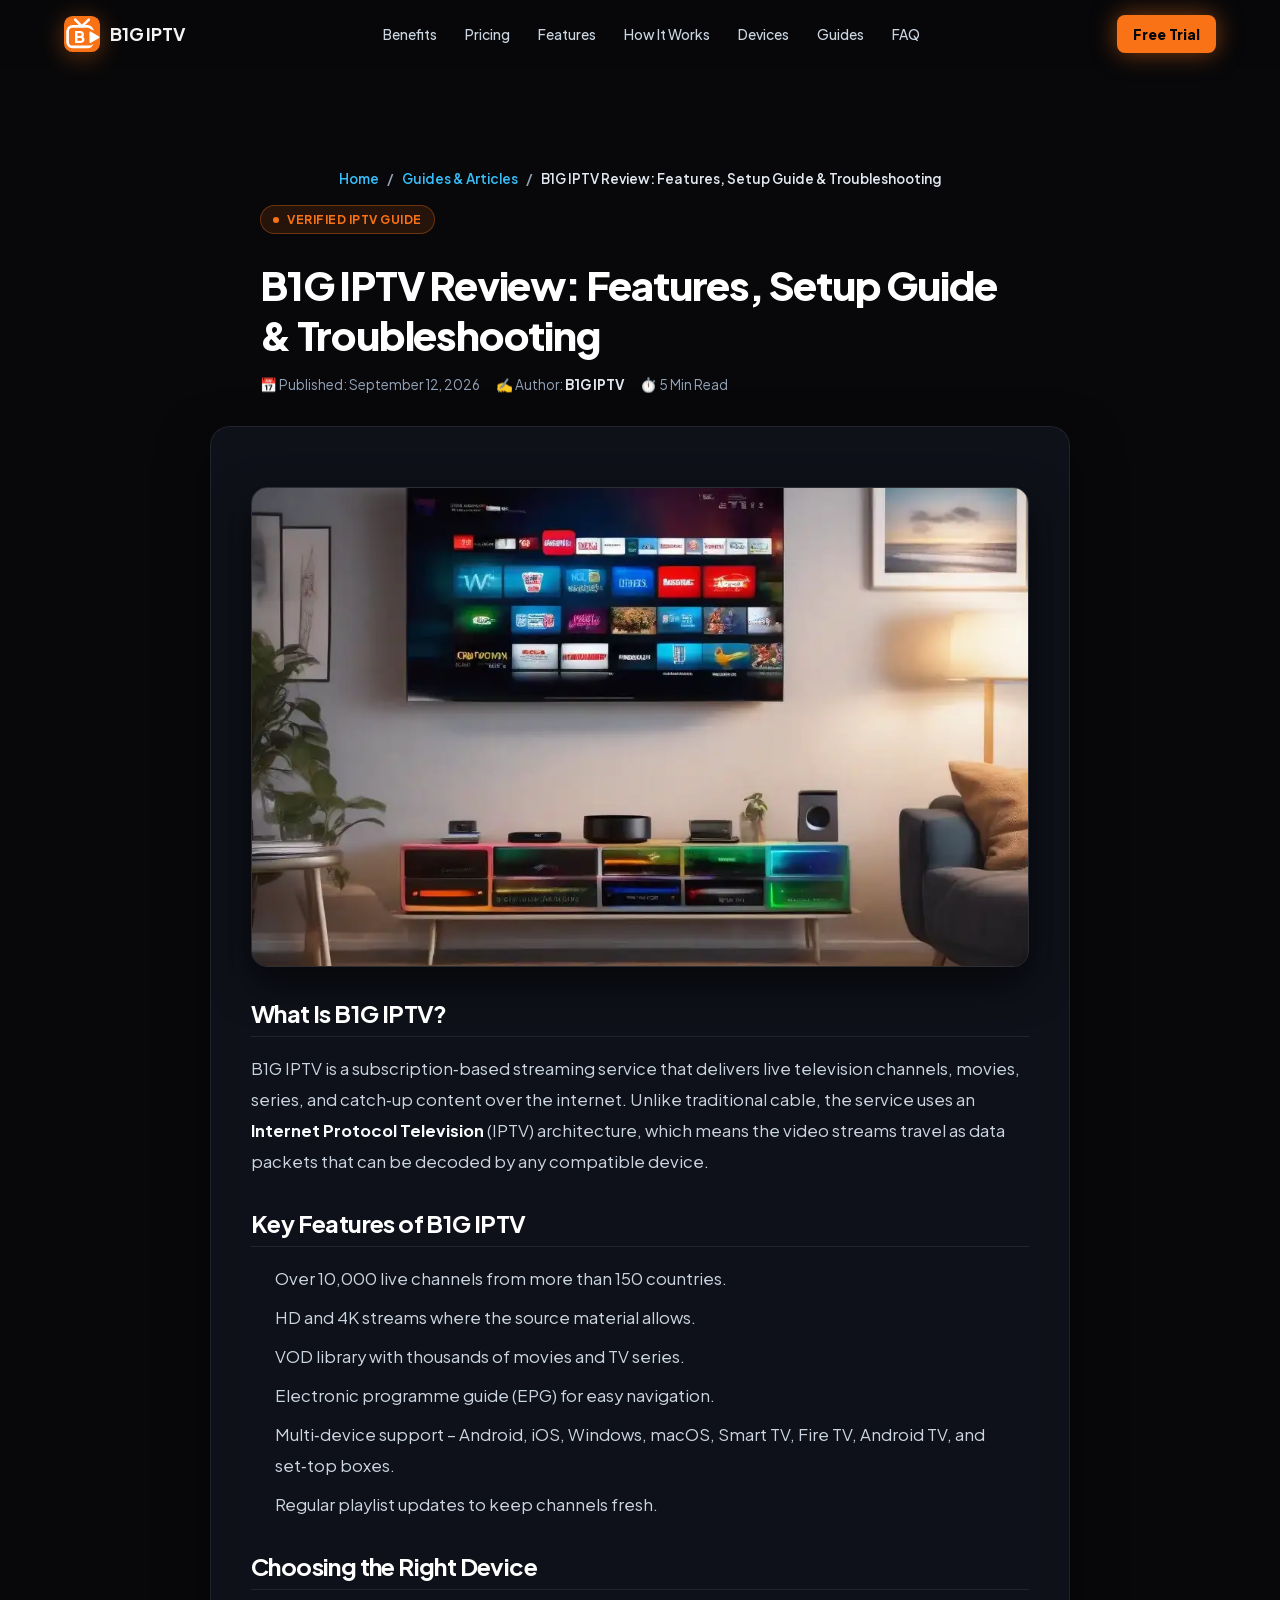
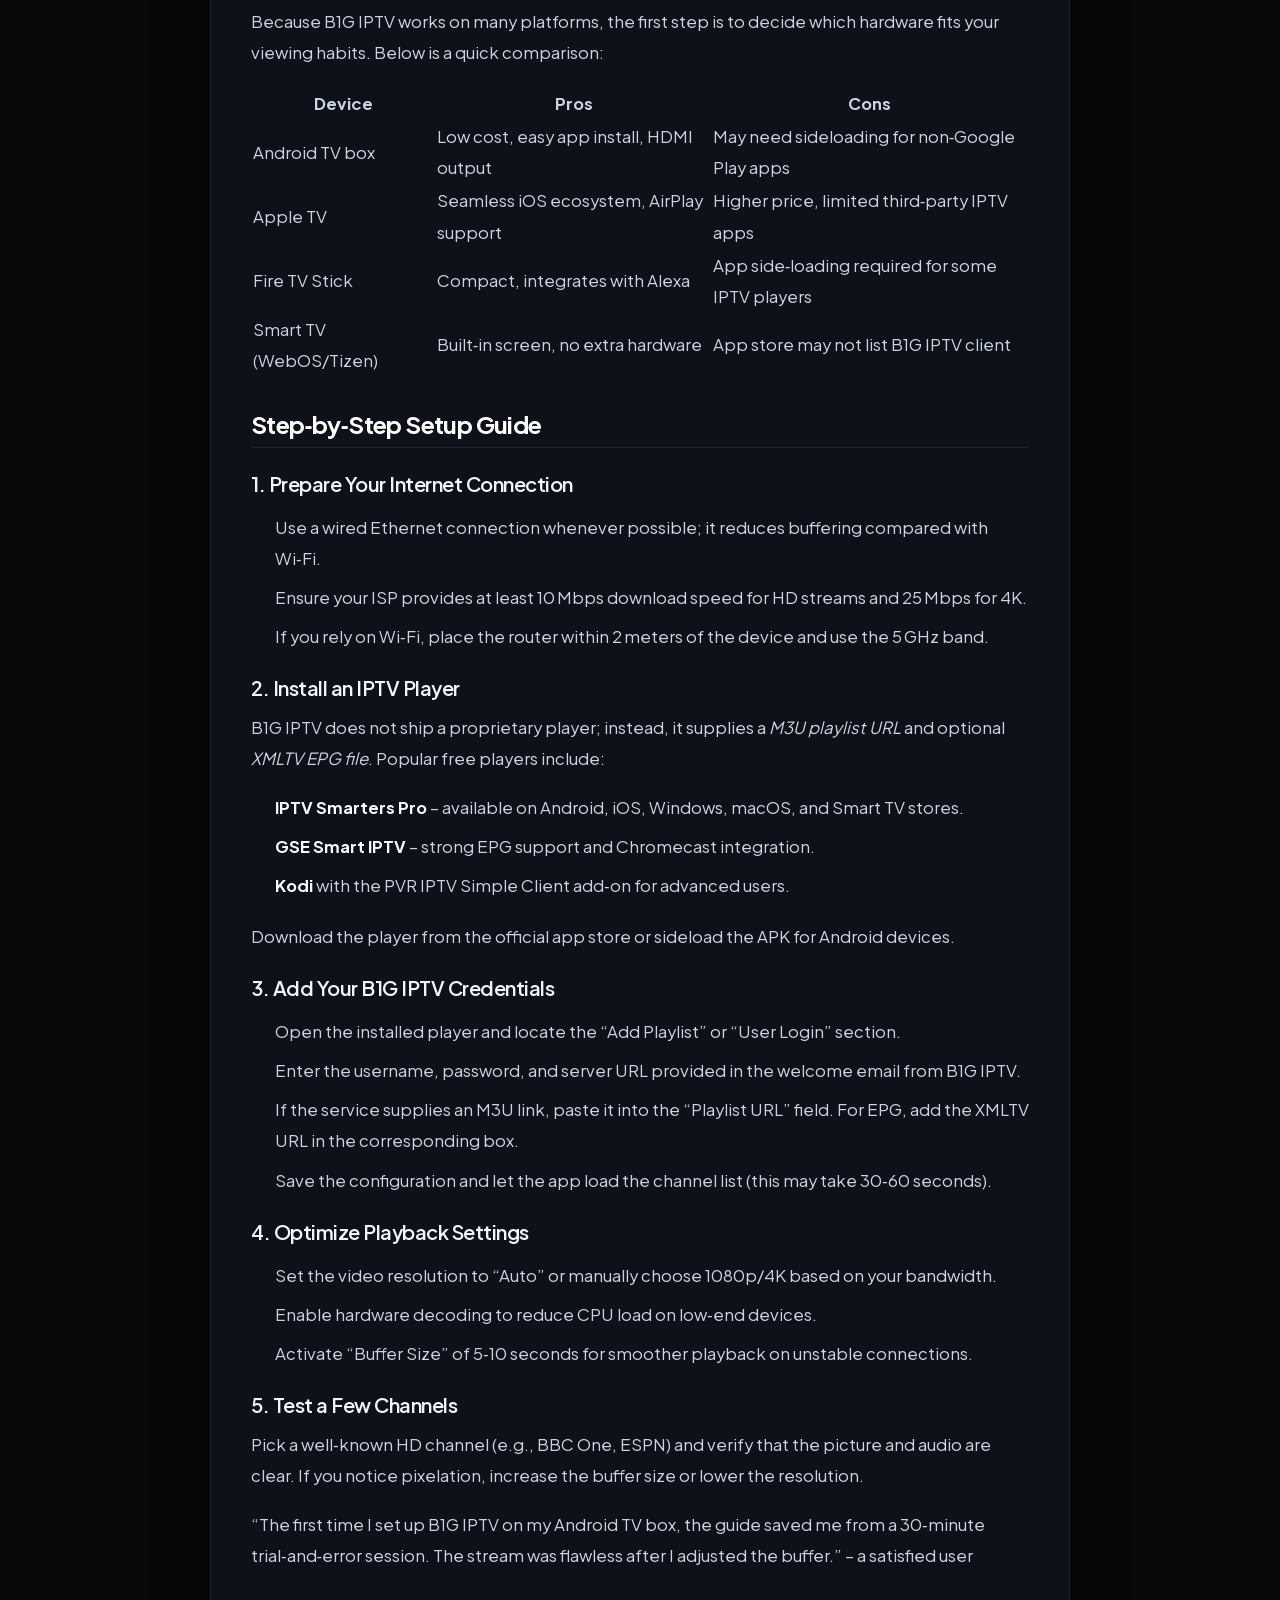
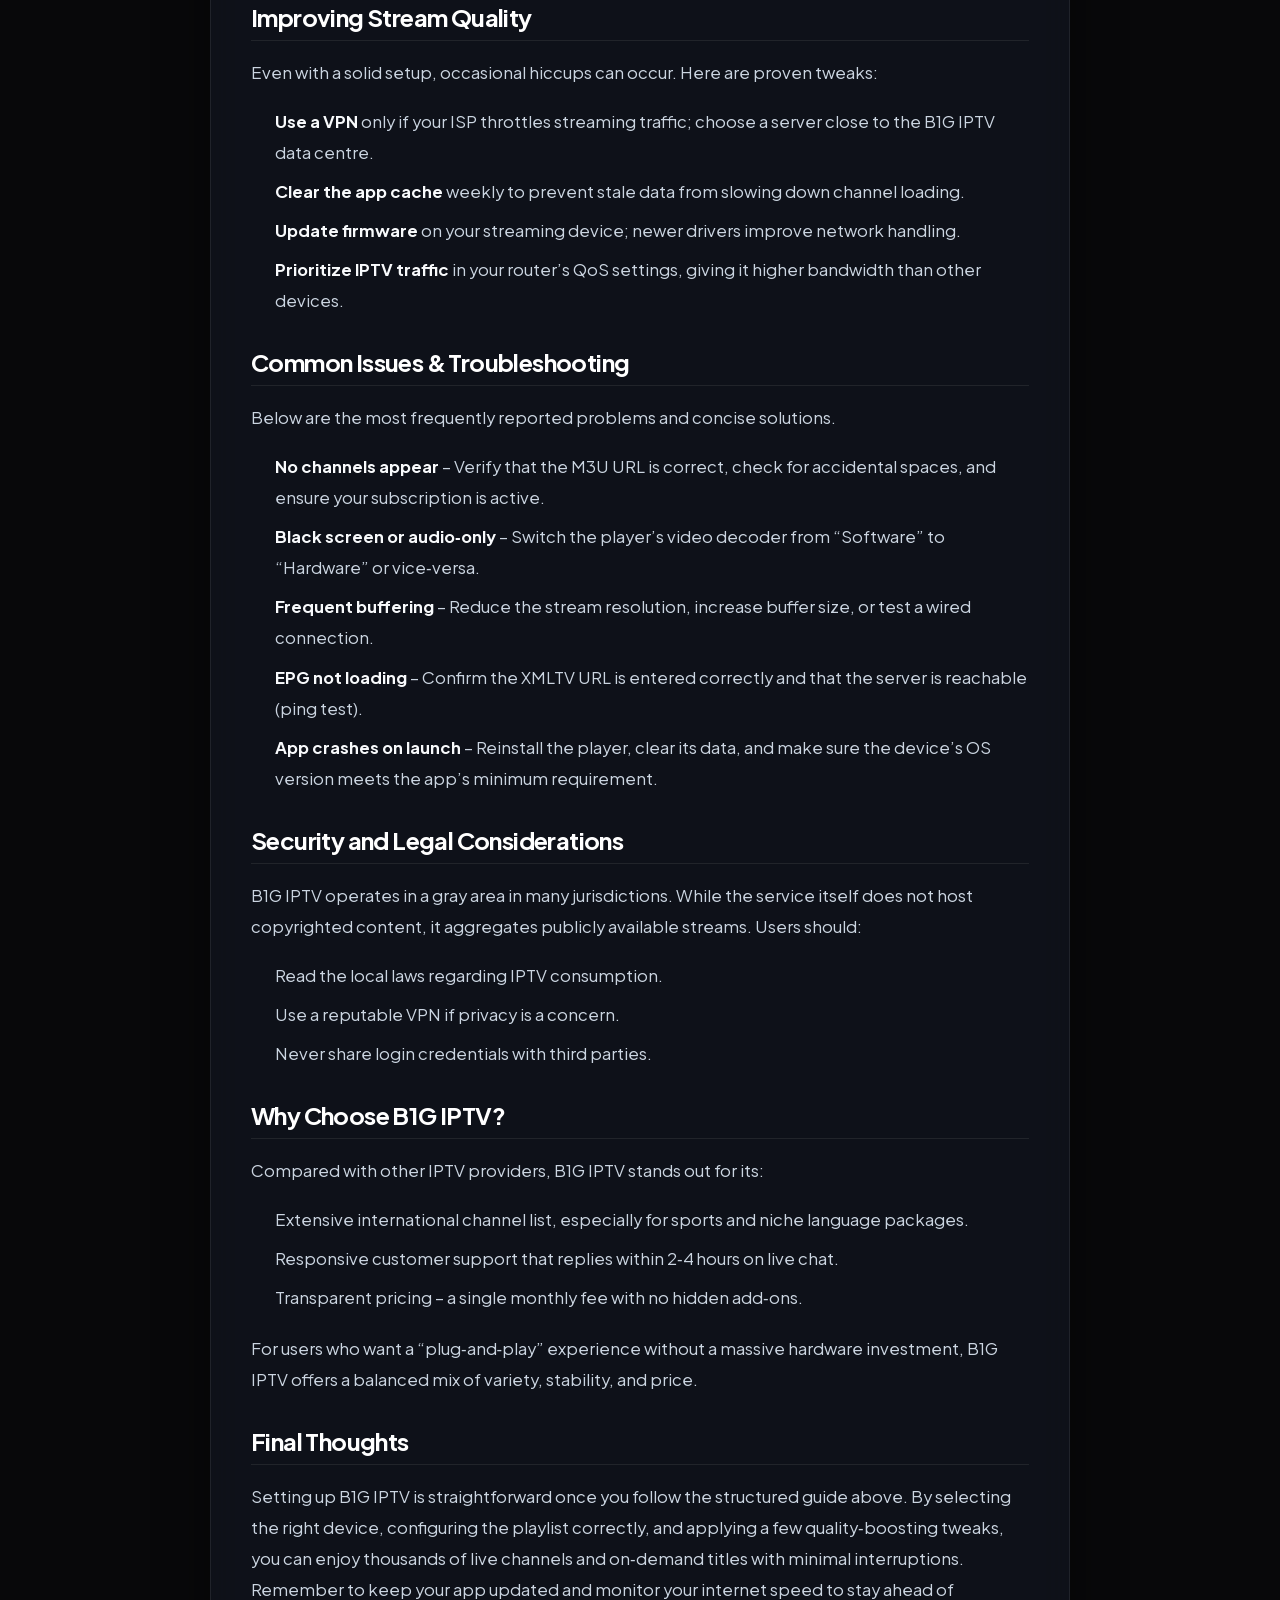
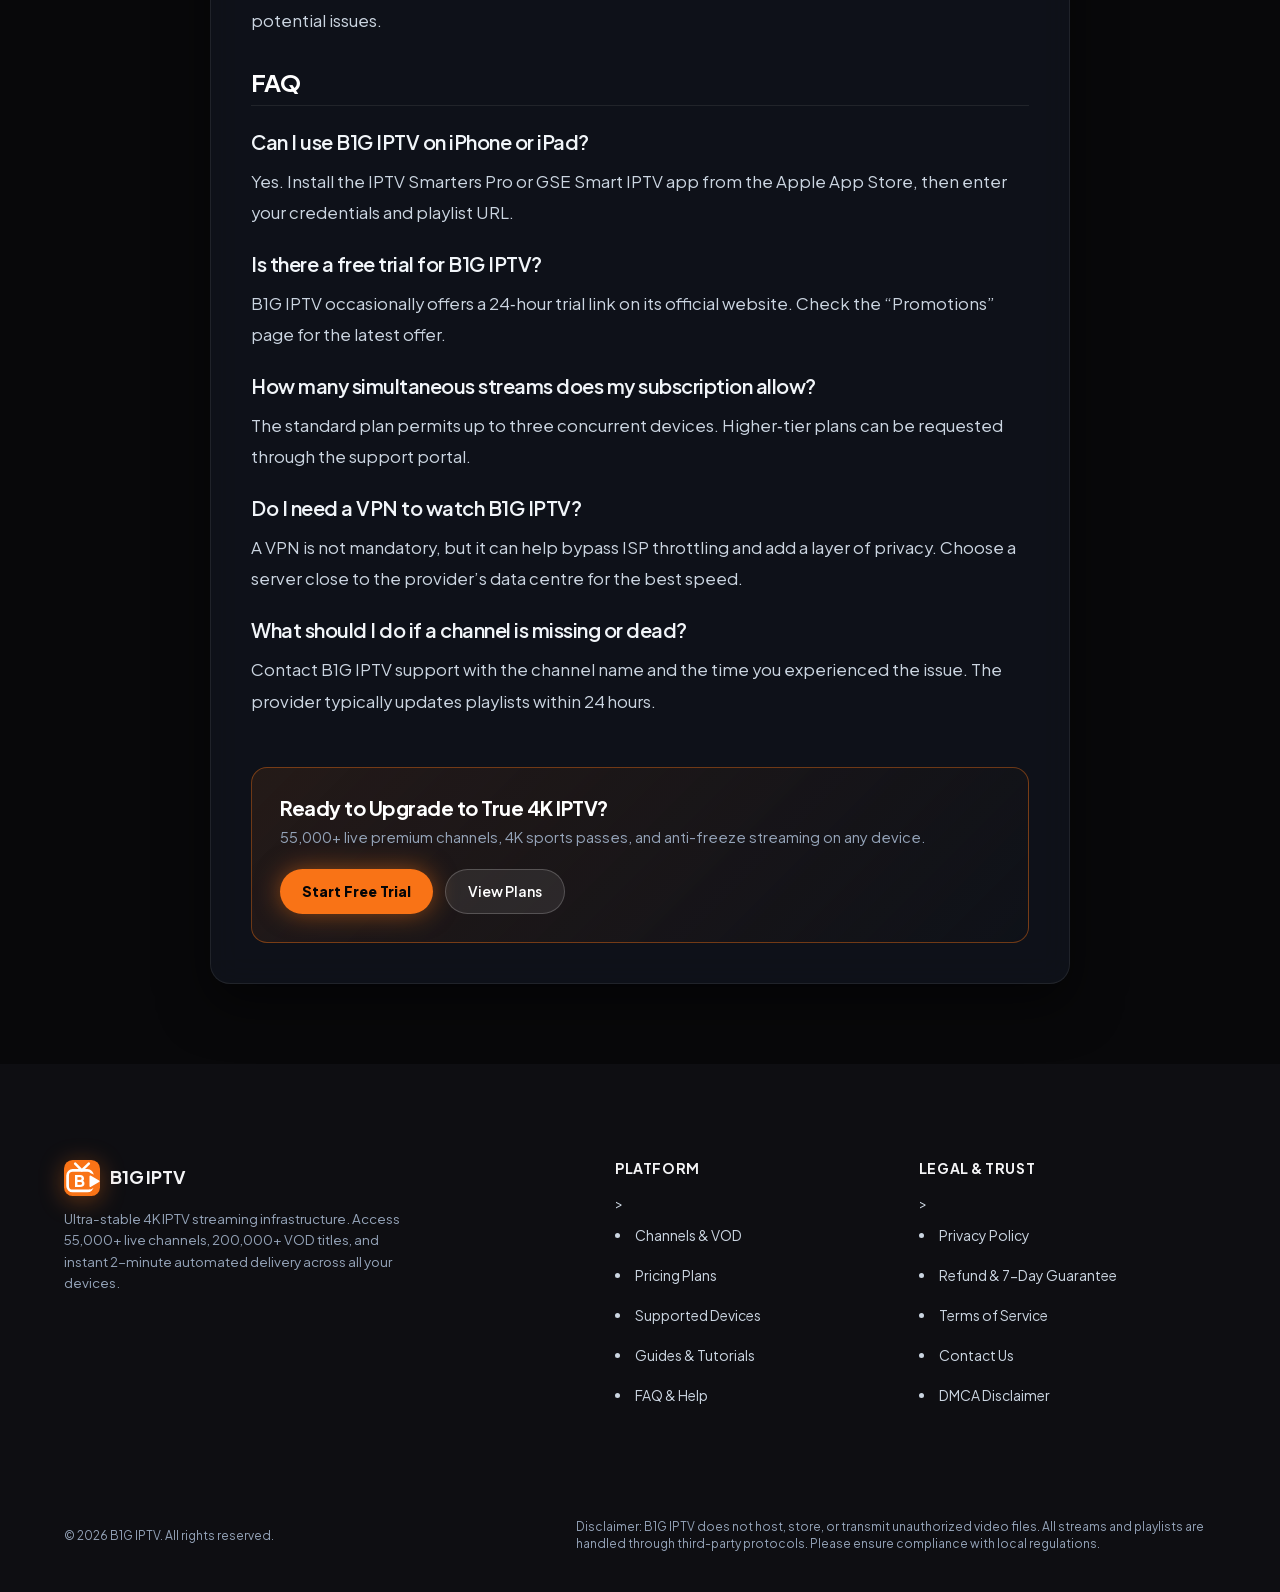
<file: b1g-iptv-review-setup-guide.html>
<!DOCTYPE html>
<html lang="en" style="background-color:#08080a;color:#f4f4f6;">
<head>
  <meta charset="UTF-8">
  <meta name="viewport" content="width=device-width, initial-scale=1.0">
  
  <title>B1G IPTV Review, Setup Guide &amp; Tips – b1g-iptv.shop | B1G IPTV</title>
  <meta name="description" content="Discover B1G IPTV’s channel lineup, learn how to install the app on any device, boost streaming quality, and fix common issues. Start watching now!">
  <meta name="robots" content="index, follow">
  <link rel="canonical" href="https://b1g-iptv.shop/b1g-iptv-review-setup-guide.html">
  <meta name="theme-color" content="#08080a">

  <!-- Open Graph -->
  <meta property="og:type" content="article">
  <meta property="og:url" content="https://b1g-iptv.shop/b1g-iptv-review-setup-guide.html">
  <meta property="og:title" content="B1G IPTV Review, Setup Guide & Tips – b1g-iptv.shop | B1G IPTV">
  <meta property="og:description" content="Discover B1G IPTV’s channel lineup, learn how to install the app on any device, boost streaming quality, and fix common issues. Start watching now!">

  <!-- Self-Hosted Critical Variable Font loaded via style.min.css with font-display: swap -->

  <!-- Main Stylesheet -->
  <link rel="stylesheet" href="/css/style.min.css?v=22.0">

  <!-- Structured Data: Breadcrumbs & WebPage -->
  <script type="application/ld+json">
{
  "@context": "https://schema.org",
  "@type": "BlogPosting",
  "headline": "B1G IPTV Review: Features, Setup Guide & Troubleshooting",
  "description": "Discover B1G IPTV’s channel lineup, learn how to install the app on any device, boost streaming quality, and fix common issues. Start watching now!",
  "image": [
    "https://b1g-iptv.shop/images/posts/b1g-iptv-review-setup-guide-1789198804255.webp"
  ],
  "datePublished": "2026-09-12T07:40:04.000Z",
  "dateModified": "2026-09-12T07:40:04.000Z",
  "author": {
    "@type": "Person",
    "name": "B1G IPTV"
  },
  "publisher": {
    "@type": "Organization",
    "name": "B1G IPTV",
    "logo": {
      "@type": "ImageObject",
      "url": "https://b1g-iptv.shop/fav icon.png"
    }
  },
  "mainEntityOfPage": {
    "@type": "WebPage",
    "@id": "https://b1g-iptv.shop/b1g-iptv-review-setup-guide.html"
  }
}
</script>
<meta property="og:image" content="https://b1g-iptv.shop/images/posts/b1g-iptv-review-setup-guide-1789198804255.webp">
<meta name="twitter:image" content="https://b1g-iptv.shop/images/posts/b1g-iptv-review-setup-guide-1789198804255.webp">
<meta name="twitter:card" content="summary_large_image">

  <!-- Pure SVG Dynamic Brand Favicon & App Icons (Google SEO Compliant) -->
  <link rel="icon" type="image/svg+xml" href="data:image/svg+xml;utf8,%3Csvg%20xmlns%3D%22http%3A%2F%2Fwww.w3.org%2F2000%2Fsvg%22%20viewBox%3D%220%200%20100%20100%22%20width%3D%22100%25%22%20height%3D%22100%25%22%3E%0A%20%20%3Cdefs%3E%0A%20%20%20%20%3ClinearGradient%20id%3D%22tvkixBrandGrad%22%20x1%3D%220%25%22%20y1%3D%220%25%22%20x2%3D%22100%25%22%20y2%3D%22100%25%22%3E%0A%20%20%20%20%20%20%3Cstop%20offset%3D%220%25%22%20stop-color%3D%22%23f97316%22%2F%3E%0A%20%20%20%20%20%20%3Cstop%20offset%3D%22100%25%22%20stop-color%3D%22%23f97316%22%2F%3E%0A%20%20%20%20%3C%2FlinearGradient%3E%0A%20%20%20%20%3Cmask%20id%3D%22tvCutout_4clx79%22%3E%0A%20%20%20%20%20%20%3Crect%20width%3D%22100%22%20height%3D%22100%22%20fill%3D%22%23ffffff%22%2F%3E%0A%20%20%20%20%20%20%3Cpath%20d%3D%22M%2073.5%2046%20L%2096%2059%20L%2073.5%2072%20Z%22%20fill%3D%22%23000000%22%20stroke%3D%22%23000000%22%20stroke-width%3D%2218.5%22%20stroke-linejoin%3D%22round%22%20stroke-linecap%3D%22round%22%2F%3E%0A%20%20%20%20%3C%2Fmask%3E%0A%20%20%3C%2Fdefs%3E%0A%20%20%3Crect%20width%3D%22100%22%20height%3D%22100%22%20rx%3D%2224%22%20fill%3D%22url(%23tvkixBrandGrad)%22%2F%3E%0A%20%20%3Cpath%20d%3D%22M%2031%2010%20L%2049.5%2029%20L%2069%2010%22%20fill%3D%22none%22%20stroke%3D%22%23ffffff%22%20stroke-width%3D%227%22%20stroke-linecap%3D%22round%22%20stroke-linejoin%3D%22round%22%2F%3E%0A%20%20%3Crect%20x%3D%2210%22%20y%3D%2229%22%20width%3D%2269%22%20height%3D%2257%22%20rx%3D%2214%22%20fill%3D%22none%22%20stroke%3D%22%23ffffff%22%20stroke-width%3D%227.5%22%20stroke-linejoin%3D%22round%22%20stroke-linecap%3D%22round%22%20mask%3D%22url(%23tvCutout_4clx79)%22%2F%3E%0A%20%20%3Cpath%20d%3D%22M%2073.5%2046%20L%2096%2059%20L%2073.5%2072%20Z%22%20fill%3D%22%23ffffff%22%20stroke%3D%22%23ffffff%22%20stroke-width%3D%225.5%22%20stroke-linejoin%3D%22round%22%20stroke-linecap%3D%22round%22%2F%3E%0A%20%20%3Ctext%20x%3D%2244%22%20y%3D%2258%22%20font-family%3D%22-apple-system%2C%20BlinkMacSystemFont%2C%20'Plus%20Jakarta%20Sans'%2C%20'Arial%20Black'%2C%20'Montserrat'%2C%20sans-serif%22%20font-size%3D%2244%22%20font-weight%3D%22900%22%20fill%3D%22%23ffffff%22%20text-anchor%3D%22middle%22%20dominant-baseline%3D%22central%22%3EB%3C%2Ftext%3E%0A%3C%2Fsvg%3E">
  <link rel="alternate icon" type="image/svg+xml" href="/assets/favicon.svg">
  <link rel="apple-touch-icon" href="data:image/svg+xml;utf8,%3Csvg%20xmlns%3D%22http%3A%2F%2Fwww.w3.org%2F2000%2Fsvg%22%20viewBox%3D%220%200%20100%20100%22%20width%3D%22100%25%22%20height%3D%22100%25%22%3E%0A%20%20%3Cdefs%3E%0A%20%20%20%20%3ClinearGradient%20id%3D%22tvkixBrandGrad%22%20x1%3D%220%25%22%20y1%3D%220%25%22%20x2%3D%22100%25%22%20y2%3D%22100%25%22%3E%0A%20%20%20%20%20%20%3Cstop%20offset%3D%220%25%22%20stop-color%3D%22%23f97316%22%2F%3E%0A%20%20%20%20%20%20%3Cstop%20offset%3D%22100%25%22%20stop-color%3D%22%23f97316%22%2F%3E%0A%20%20%20%20%3C%2FlinearGradient%3E%0A%20%20%20%20%3Cmask%20id%3D%22tvCutout_4clx79%22%3E%0A%20%20%20%20%20%20%3Crect%20width%3D%22100%22%20height%3D%22100%22%20fill%3D%22%23ffffff%22%2F%3E%0A%20%20%20%20%20%20%3Cpath%20d%3D%22M%2073.5%2046%20L%2096%2059%20L%2073.5%2072%20Z%22%20fill%3D%22%23000000%22%20stroke%3D%22%23000000%22%20stroke-width%3D%2218.5%22%20stroke-linejoin%3D%22round%22%20stroke-linecap%3D%22round%22%2F%3E%0A%20%20%20%20%3C%2Fmask%3E%0A%20%20%3C%2Fdefs%3E%0A%20%20%3Crect%20width%3D%22100%22%20height%3D%22100%22%20rx%3D%2224%22%20fill%3D%22url(%23tvkixBrandGrad)%22%2F%3E%0A%20%20%3Cpath%20d%3D%22M%2031%2010%20L%2049.5%2029%20L%2069%2010%22%20fill%3D%22none%22%20stroke%3D%22%23ffffff%22%20stroke-width%3D%227%22%20stroke-linecap%3D%22round%22%20stroke-linejoin%3D%22round%22%2F%3E%0A%20%20%3Crect%20x%3D%2210%22%20y%3D%2229%22%20width%3D%2269%22%20height%3D%2257%22%20rx%3D%2214%22%20fill%3D%22none%22%20stroke%3D%22%23ffffff%22%20stroke-width%3D%227.5%22%20stroke-linejoin%3D%22round%22%20stroke-linecap%3D%22round%22%20mask%3D%22url(%23tvCutout_4clx79)%22%2F%3E%0A%20%20%3Cpath%20d%3D%22M%2073.5%2046%20L%2096%2059%20L%2073.5%2072%20Z%22%20fill%3D%22%23ffffff%22%20stroke%3D%22%23ffffff%22%20stroke-width%3D%225.5%22%20stroke-linejoin%3D%22round%22%20stroke-linecap%3D%22round%22%2F%3E%0A%20%20%3Ctext%20x%3D%2244%22%20y%3D%2258%22%20font-family%3D%22-apple-system%2C%20BlinkMacSystemFont%2C%20'Plus%20Jakarta%20Sans'%2C%20'Arial%20Black'%2C%20'Montserrat'%2C%20sans-serif%22%20font-size%3D%2244%22%20font-weight%3D%22900%22%20fill%3D%22%23ffffff%22%20text-anchor%3D%22middle%22%20dominant-baseline%3D%22central%22%3EB%3C%2Ftext%3E%0A%3C%2Fsvg%3E">
  <link rel="manifest" href="site.webmanifest">

    <style id="site-dynamic-theme">
        :root {
            --accent: #f97316 !important;
            --accent-hover: #f97316 !important;
            --accent-text: #ffffff !important;
            --accent-light: rgba(249, 115, 22, 0.12) !important;
            --primary: #f97316 !important;
            --primary-glow: rgba(249, 115, 22, 0.44) !important;
            --brand-r: 249;
            --brand-g: 115;
            --brand-b: 22;
            font-family: 'Plus Jakarta Sans', -apple-system, sans-serif !important;
        }
        /* Header & Logo Pure SVG Mark */
        .logo-icon {
            width: 36px !important;
            height: 36px !important;
            background: transparent !important;
            border: none !important;
            padding: 0 !important;
            display: inline-flex !important;
            align-items: center !important;
            justify-content: center !important;
            box-shadow: none !important;
            filter: drop-shadow(0 4px 12px rgba(249, 115, 22, 0.38)) !important;
            transition: transform 0.2s ease, filter 0.2s ease !important;
            flex-shrink: 0 !important;
        }
        .brand-logo:hover .logo-icon {
            transform: scale(1.06) !important;
            filter: drop-shadow(0 6px 18px rgba(249, 115, 22, 0.6)) !important;
        }
        .logo-icon svg {
            width: 100% !important;
            height: 100% !important;
            display: block !important;
        }
        .brand-accent, .accent-mark { color: #f97316 !important; }
        .btn-pill-primary, .btn-pill-primary span, .btn-pill-primary:link, .btn-pill-primary:visited, .btn-primary { 
            background: #f97316 !important; 
            color: #050507 !important; 
            font-weight: 800 !important; 
            box-shadow: 0 0 25px rgba(249, 115, 22, 0.5) !important; 
        }
        .footer-link:hover, .policy-breadcrumbs a:hover { color: #f97316 !important; }
        :focus-visible { outline: 2px solid #f97316 !important; }
        .post-content-body h2 { font-size: 1.5rem; font-weight: 700; color: #fff; margin: 32px 0 16px 0; border-bottom: 1px solid rgba(255,255,255,0.08); padding-bottom: 8px; }
        .post-content-body h3 { font-size: 1.25rem; font-weight: 600; color: #f1f5f9; margin: 24px 0 12px 0; }
        .post-content-body p { margin-bottom: 18px; }
        .post-content-body ul, .post-content-body ol { margin: 16px 0 20px 24px; }
        .post-content-body li { margin-bottom: 8px; }
        .post-content-body strong { color: #f8fafc; }
        .post-content-body a { color: #f97316; text-decoration: underline; }
        :root { --accent: #f97316; }
    </style>
    
</head>
<body style="background-color:#08080a;">

  <!-- =========================================================================
       HEADER
       ========================================================================= -->
  <header class="site-header">
    <div class="container header-container">
      <a href="index.html" class="brand-logo" aria-label="B1G IPTV Homepage">
        <span class="logo-icon" aria-hidden="true"><svg xmlns="http://www.w3.org/2000/svg" viewBox="0 0 100 100" width="100%" height="100%">
  <defs>
    <linearGradient id="tvkixBrandGrad" x1="0%" y1="0%" x2="100%" y2="100%">
      <stop offset="0%" stop-color="#f97316"/>
      <stop offset="100%" stop-color="#f97316"/>
    </linearGradient>
    <mask id="tvCutout_saotzq">
      <rect width="100" height="100" fill="#ffffff"/>
      <path d="M 73.5 46 L 96 59 L 73.5 72 Z" fill="#000000" stroke="#000000" stroke-width="18.5" stroke-linejoin="round" stroke-linecap="round"/>
    </mask>
  </defs>
  <rect width="100" height="100" rx="24" fill="url(#tvkixBrandGrad)"/>
  <path d="M 31 10 L 49.5 29 L 69 10" fill="none" stroke="#ffffff" stroke-width="7" stroke-linecap="round" stroke-linejoin="round"/>
  <rect x="10" y="29" width="69" height="57" rx="14" fill="none" stroke="#ffffff" stroke-width="7.5" stroke-linejoin="round" stroke-linecap="round" mask="url(#tvCutout_saotzq)"/>
  <path d="M 73.5 46 L 96 59 L 73.5 72 Z" fill="#ffffff" stroke="#ffffff" stroke-width="5.5" stroke-linejoin="round" stroke-linecap="round"/>
  <text x="44" y="58" font-family="-apple-system, BlinkMacSystemFont, 'Plus Jakarta Sans', 'Arial Black', 'Montserrat', sans-serif" font-size="44" font-weight="900" fill="#ffffff" text-anchor="middle" dominant-baseline="central">B</text>
</svg></span>
        <span>B1G IPTV</span>
      </a>

      <nav class="nav-menu" aria-label="Main Navigation">
        <a href="index.html#benefits" class="nav-link">Benefits</a>
        <a href="index.html#pricing" class="nav-link">Pricing</a>
        <a href="index.html#features" class="nav-link">Features</a>
        <a href="index.html#how-it-works" class="nav-link">How It Works</a>
        <a href="index.html#compatibility" class="nav-link">Devices</a>
        <a href="guides.html" class="nav-link">Guides</a>
        <a href="index.html#faq" class="nav-link">FAQ</a>
      </nav>

      <div class="header-actions">
        <a href="/trial" rel="nofollow noopener noreferrer" class="btn btn-primary btn-sm">Free Trial</a>
      </div>
    </div>
  </header>

  <!-- =========================================================================
       PAGE CONTENT
       ========================================================================= -->
  
  <main class="policy-page-wrapper" style="padding-top: 100px; padding-bottom: 80px;">
    <div class="container" style="max-width: 900px; margin: 0 auto; padding: 0 20px;">
      <div class="policy-header" style="text-align: left; margin-bottom: 30px;">
        <div class="policy-breadcrumbs" style="display:flex; gap:8px; align-items:center; font-size:0.85rem; color:#94a3b8; margin-bottom:14px;">
          <a href="index.html" style="color:#38bdf8; text-decoration:none;">Home</a>
          <span>/</span>
          <a href="guides.html" style="color:#38bdf8; text-decoration:none;">Guides &amp; Articles</a>
          <span>/</span>
          <span style="color:#e2e8f0;">B1G IPTV Review: Features, Setup Guide &amp; Troubleshooting</span>
        </div>
        <div class="pill-badge" style="display:inline-flex; align-items:center; gap:8px; background:rgba(255,106,26,0.12); border:1px solid #f9731655; color:#f97316; padding:4px 12px; border-radius:9999px; font-size:0.75rem; font-weight:700; text-transform:uppercase; letter-spacing:0.5px; margin-bottom:14px;">
          <span class="dot" style="width:6px; height:6px; border-radius:50%; background:#f97316; display:inline-block;" aria-hidden="true"></span>
          <span>Verified IPTV Guide</span>
        </div>
        <h1 style="font-size: clamp(1.8rem, 3.5vw, 2.5rem); font-weight: 800; color: #fff; line-height: 1.25; margin-bottom: 14px;">B1G IPTV Review: Features, Setup Guide &amp; Troubleshooting</h1>
        <div class="policy-last-updated" style="font-size:0.85rem; color:#94a3b8; display:flex; gap:16px; flex-wrap:wrap; align-items:center;">
          <span>📅 Published: September 12, 2026</span>
          <span>✍️ Author: <strong style="color:#e2e8f0;">B1G IPTV</strong></span>
          <span>⏱️ 5 Min Read</span>
        </div>
      </div>

      <div class="policy-card" style="background: rgba(18, 22, 32, 0.7); border: 1px solid rgba(255, 255, 255, 0.08); border-radius: 20px; padding: clamp(20px, 4vw, 40px); backdrop-filter: blur(16px); box-shadow: 0 20px 50px rgba(0,0,0,0.5);">
        
        <div style="margin: 20px 0 28px 0; border-radius: 16px; overflow: hidden; border: 1px solid rgba(255,255,255,0.12); box-shadow: 0 16px 40px rgba(0,0,0,0.6); max-height: 480px;">
            <img src="/images/posts/b1g-iptv-review-setup-guide-1789198804255.webp" alt="B1G IPTV Review: Features, Setup Guide & Troubleshooting" style="width: 100%; height: auto; max-height: 480px; object-fit: cover; display: block;" loading="lazy">
        </div>

        <div class="post-content-body" style="font-size: 1.05rem; line-height: 1.85; color: #cbd5e1;">
          <article>
<h2>What Is B1G IPTV?</h2>
<p>B1G IPTV is a subscription‑based streaming service that delivers live television channels, movies, series, and catch‑up content over the internet. Unlike traditional cable, the service uses an <strong>Internet Protocol Television</strong> (IPTV) architecture, which means the video streams travel as data packets that can be decoded by any compatible device.</p>
<h2>Key Features of B1G IPTV</h2>
<ul>
  <li>Over 10,000 live channels from more than 150 countries.</li>
  <li>HD and 4K streams where the source material allows.</li>
  <li>VOD library with thousands of movies and TV series.</li>
  <li>Electronic programme guide (EPG) for easy navigation.</li>
  <li>Multi‑device support – Android, iOS, Windows, macOS, Smart TV, Fire TV, Android TV, and set‑top boxes.</li>
  <li>Regular playlist updates to keep channels fresh.</li>
</ul>
<h2>Choosing the Right Device</h2>
<p>Because B1G IPTV works on many platforms, the first step is to decide which hardware fits your viewing habits. Below is a quick comparison:</p>
<table>
  <tr><th>Device</th><th>Pros</th><th>Cons</th></tr>
  <tr><td>Android TV box</td><td>Low cost, easy app install, HDMI output</td><td>May need sideloading for non‑Google Play apps</td></tr>
  <tr><td>Apple TV</td><td>Seamless iOS ecosystem, AirPlay support</td><td>Higher price, limited third‑party IPTV apps</td></tr>
  <tr><td>Fire TV Stick</td><td>Compact, integrates with Alexa</td><td>App side‑loading required for some IPTV players</td></tr>
  <tr><td>Smart TV (WebOS/Tizen)</td><td>Built‑in screen, no extra hardware</td><td>App store may not list B1G IPTV client</td></tr>
</table>
<h2>Step‑by‑Step Setup Guide</h2>
<h3>1. Prepare Your Internet Connection</h3>
<ol>
  <li>Use a wired Ethernet connection whenever possible; it reduces buffering compared with Wi‑Fi.</li>
  <li>Ensure your ISP provides at least 10 Mbps download speed for HD streams and 25 Mbps for 4K.</li>
  <li>If you rely on Wi‑Fi, place the router within 2 meters of the device and use the 5 GHz band.</li>
</ol>
<h3>2. Install an IPTV Player</h3>
<p>B1G IPTV does not ship a proprietary player; instead, it supplies a <em>M3U playlist URL</em> and optional <em>XMLTV EPG file</em>. Popular free players include:</p>
<ul>
  <li><strong>IPTV Smarters Pro</strong> – available on Android, iOS, Windows, macOS, and Smart TV stores.</li>
  <li><strong>GSE Smart IPTV</strong> – strong EPG support and Chromecast integration.</li>
  <li><strong>Kodi</strong> with the PVR IPTV Simple Client add‑on for advanced users.</li>
</ul>
<p>Download the player from the official app store or sideload the APK for Android devices.</p>
<h3>3. Add Your B1G IPTV Credentials</h3>
<ol>
  <li>Open the installed player and locate the “Add Playlist” or “User Login” section.</li>
  <li>Enter the username, password, and server URL provided in the welcome email from B1G IPTV.</li>
  <li>If the service supplies an M3U link, paste it into the “Playlist URL” field. For EPG, add the XMLTV URL in the corresponding box.</li>
  <li>Save the configuration and let the app load the channel list (this may take 30‑60 seconds).</li>
</ol>
<h3>4. Optimize Playback Settings</h3>
<ul>
  <li>Set the video resolution to “Auto” or manually choose 1080p/4K based on your bandwidth.</li>
  <li>Enable hardware decoding to reduce CPU load on low‑end devices.</li>
  <li>Activate “Buffer Size” of 5‑10 seconds for smoother playback on unstable connections.</li>
</ul>
<h3>5. Test a Few Channels</h3>
<p>Pick a well‑known HD channel (e.g., BBC One, ESPN) and verify that the picture and audio are clear. If you notice pixelation, increase the buffer size or lower the resolution.</p>
<blockquote>“The first time I set up B1G IPTV on my Android TV box, the guide saved me from a 30‑minute trial‑and‑error session. The stream was flawless after I adjusted the buffer.” – a satisfied user</blockquote>
<h2>Improving Stream Quality</h2>
<p>Even with a solid setup, occasional hiccups can occur. Here are proven tweaks:</p>
<ul>
  <li><strong>Use a VPN</strong> only if your ISP throttles streaming traffic; choose a server close to the B1G IPTV data centre.</li>
  <li><strong>Clear the app cache</strong> weekly to prevent stale data from slowing down channel loading.</li>
  <li><strong>Update firmware</strong> on your streaming device; newer drivers improve network handling.</li>
  <li><strong>Prioritize IPTV traffic</strong> in your router’s QoS settings, giving it higher bandwidth than other devices.</li>
</ul>
<h2>Common Issues & Troubleshooting</h2>
<p>Below are the most frequently reported problems and concise solutions.</p>
<ul>
  <li><strong>No channels appear</strong> – Verify that the M3U URL is correct, check for accidental spaces, and ensure your subscription is active.</li>
  <li><strong>Black screen or audio‑only</strong> – Switch the player’s video decoder from “Software” to “Hardware” or vice‑versa.</li>
  <li><strong>Frequent buffering</strong> – Reduce the stream resolution, increase buffer size, or test a wired connection.</li>
  <li><strong>EPG not loading</strong> – Confirm the XMLTV URL is entered correctly and that the server is reachable (ping test).</li>
  <li><strong>App crashes on launch</strong> – Reinstall the player, clear its data, and make sure the device’s OS version meets the app’s minimum requirement.</li>
</ul>
<h2>Security and Legal Considerations</h2>
<p>B1G IPTV operates in a gray area in many jurisdictions. While the service itself does not host copyrighted content, it aggregates publicly available streams. Users should:</p>
<ol>
  <li>Read the local laws regarding IPTV consumption.</li>
  <li>Use a reputable VPN if privacy is a concern.</li>
  <li>Never share login credentials with third parties.</li>
</ol>
<h2>Why Choose B1G IPTV?</h2>
<p>Compared with other IPTV providers, B1G IPTV stands out for its:</p>
<ul>
  <li>Extensive international channel list, especially for sports and niche language packages.</li>
  <li>Responsive customer support that replies within 2‑4 hours on live chat.</li>
  <li>Transparent pricing – a single monthly fee with no hidden add‑ons.</li>
</ul>
<p>For users who want a “plug‑and‑play” experience without a massive hardware investment, B1G IPTV offers a balanced mix of variety, stability, and price.</p>
<h2>Final Thoughts</h2>
<p>Setting up B1G IPTV is straightforward once you follow the structured guide above. By selecting the right device, configuring the playlist correctly, and applying a few quality‑boosting tweaks, you can enjoy thousands of live channels and on‑demand titles with minimal interruptions. Remember to keep your app updated and monitor your internet speed to stay ahead of potential issues.</p>
<h2>FAQ</h2>
<h3>Can I use B1G IPTV on iPhone or iPad?</h3>
<p>Yes. Install the IPTV Smarters Pro or GSE Smart IPTV app from the Apple App Store, then enter your credentials and playlist URL.</p>
<h3>Is there a free trial for B1G IPTV?</h3>
<p>B1G IPTV occasionally offers a 24‑hour trial link on its official website. Check the “Promotions” page for the latest offer.</p>
<h3>How many simultaneous streams does my subscription allow?</h3>
<p>The standard plan permits up to three concurrent devices. Higher‑tier plans can be requested through the support portal.</p>
<h3>Do I need a VPN to watch B1G IPTV?</h3>
<p>A VPN is not mandatory, but it can help bypass ISP throttling and add a layer of privacy. Choose a server close to the provider’s data centre for the best speed.</p>
<h3>What should I do if a channel is missing or dead?</h3>
<p>Contact B1G IPTV support with the channel name and the time you experienced the issue. The provider typically updates playlists within 24 hours.</p>
</article>
        </div>

        <div class="policy-cta-box" style="margin-top: 50px; background: linear-gradient(135deg, #f9731618 0%, rgba(15,18,25,0.95) 100%); border: 1px solid #f9731666; padding: 28px; border-radius: 16px; display: flex; justify-content: space-between; align-items: center; flex-wrap: wrap; gap: 20px;">
          <div>
            <h3 style="font-size: 1.25rem; font-weight: 700; color: #fff; margin-bottom: 6px;">Ready to Upgrade to True 4K IPTV?</h3>
            <p style="color: #94a3b8; font-size: 0.92rem; margin: 0;">55,000+ live premium channels, 4K sports passes, and anti-freeze streaming on any device.</p>
          </div>
          <div style="display: flex; gap: 12px; flex-wrap: wrap;">
            <a href="/trial" rel="nofollow noopener noreferrer" rel="nofollow noopener noreferrer" class="btn btn-primary btn-sm" style="background: #f97316; color: #fff; padding: 10px 22px; border-radius: 9999px; text-decoration: none; font-weight: 700; font-size: 0.88rem; box-shadow: 0 0 20px #f9731655;">Start Free Trial</a>
            <a href="/order" rel="nofollow noopener noreferrer" rel="nofollow noopener noreferrer" class="btn btn-sm" style="background: rgba(255,255,255,0.08); border: 1px solid rgba(255,255,255,0.2); color: #fff; padding: 10px 22px; border-radius: 9999px; text-decoration: none; font-weight: 600; font-size: 0.88rem;">View Plans</a>
          </div>
        </div>
      </div>
    </div>
  </main>
    

  <!-- =========================================================================
       FOOTER
       ========================================================================= -->
  <footer class="site-footer">
    <div class="container">
      <div class="footer-grid">
        <!-- Brand & Mission -->
        <div class="footer-brand">
          <a href="index.html" class="brand-logo" aria-label="B1G IPTV Homepage">
            <span class="logo-icon" aria-hidden="true"><svg xmlns="http://www.w3.org/2000/svg" viewBox="0 0 100 100" width="100%" height="100%">
  <defs>
    <linearGradient id="tvkixBrandGrad" x1="0%" y1="0%" x2="100%" y2="100%">
      <stop offset="0%" stop-color="#f97316"/>
      <stop offset="100%" stop-color="#f97316"/>
    </linearGradient>
    <mask id="tvCutout_saotzq">
      <rect width="100" height="100" fill="#ffffff"/>
      <path d="M 73.5 46 L 96 59 L 73.5 72 Z" fill="#000000" stroke="#000000" stroke-width="18.5" stroke-linejoin="round" stroke-linecap="round"/>
    </mask>
  </defs>
  <rect width="100" height="100" rx="24" fill="url(#tvkixBrandGrad)"/>
  <path d="M 31 10 L 49.5 29 L 69 10" fill="none" stroke="#ffffff" stroke-width="7" stroke-linecap="round" stroke-linejoin="round"/>
  <rect x="10" y="29" width="69" height="57" rx="14" fill="none" stroke="#ffffff" stroke-width="7.5" stroke-linejoin="round" stroke-linecap="round" mask="url(#tvCutout_saotzq)"/>
  <path d="M 73.5 46 L 96 59 L 73.5 72 Z" fill="#ffffff" stroke="#ffffff" stroke-width="5.5" stroke-linejoin="round" stroke-linecap="round"/>
  <text x="44" y="58" font-family="-apple-system, BlinkMacSystemFont, 'Plus Jakarta Sans', 'Arial Black', 'Montserrat', sans-serif" font-size="44" font-weight="900" fill="#ffffff" text-anchor="middle" dominant-baseline="central">B</text>
</svg></span>
            <span>B1G IPTV</span>
          </a>
          <p>
            Ultra-stable 4K IPTV streaming infrastructure. Access 55,000+ live channels, 200,000+ VOD titles, and instant 2-minute automated delivery across all your devices.
          </p>
        </div>

        <!-- Platform Navigation -->
        <div>
          <h3 class="footer-col-title">Platform</h3>>
            <li><a href="index.html#features" class="footer-link">Channels &amp; VOD</a></li>
            <li><a href="index.html#pricing" class="footer-link">Pricing Plans</a></li>
            <li><a href="index.html#compatibility" class="footer-link">Supported Devices</a></li>
            <li><a href="guides.html" class="footer-link">Guides &amp; Tutorials</a></li>
            <li><a href="index.html#faq" class="footer-link">FAQ &amp; Help</a></li>
          </ul>
        </div>

        <!-- Essential Legal & Support Pages (Google SEO) -->
        <div>
          <h3 class="footer-col-title">Legal &amp; Trust</h3>>
            <li><a href="privacy-policy.html" class="footer-link">Privacy Policy</a></li>
            <li><a href="refund-policy.html" class="footer-link">Refund &amp; 7-Day Guarantee</a></li>
            <li><a href="terms.html" class="footer-link">Terms of Service</a></li>
            <li><a href="contact.html" class="footer-link">Contact Us</a></li>
            <li><a href="dmca.html" class="footer-link">DMCA Disclaimer</a></li>
          </ul>
        </div>
      </div>

      <div class="footer-bottom">
        <div>&copy; 2026 B1G IPTV. All rights reserved.</div>
        <div class="footer-disclaimer">
          Disclaimer: B1G IPTV does not host, store, or transmit unauthorized video files. All streams and playlists are handled through third-party protocols. Please ensure compliance with local regulations.
        </div>
      </div>
    </div>
  </footer>


    <!-- SATELLITE ON-SITE MODAL POPUP SYSTEM (Trial & Pay) -->
    <div id="sat-modal-overlay" class="sat-modal-overlay" aria-hidden="true" role="dialog" aria-modal="true">
        <div class="sat-modal-backdrop" onclick="closeSiteModal()"></div>
        <div class="sat-modal-container" role="document">
            
            <!-- Modal Header -->
            <div class="sat-modal-header">
                <div class="sat-tab-switch">
                    <button type="button" class="sat-tab-btn active" id="sat-tab-trial" onclick="switchSiteModalTab('trial')">
                        <span class="sat-tab-dot"></span>
                        <span>Free Trial</span>
                    </button>
                    <button type="button" class="sat-tab-btn" id="sat-tab-order" onclick="switchSiteModalTab('order')">
                        <svg width="15" height="15" viewBox="0 0 24 24" fill="none" stroke="currentColor" stroke-width="2" stroke-linecap="round" stroke-linejoin="round" style="margin-right:6px;"><rect x="2" y="5" width="20" height="14" rx="2"/><line x1="2" y1="10" x2="22" y2="10"/></svg>
                        <span>Plans</span>
                    </button>
                </div>
                <button type="button" class="sat-modal-close" onclick="closeSiteModal()" aria-label="Close modal">
                    <svg width="14" height="14" viewBox="0 0 24 24" fill="none" stroke="currentColor" stroke-width="2.5" stroke-linecap="round" stroke-linejoin="round"><line x1="18" y1="6" x2="6" y2="18"></line><line x1="6" y1="6" x2="18" y2="18"></line></svg>
                </button>
            </div>

            <!-- VIEW 1: FREE TRIAL -->
            <div id="sat-view-trial" class="sat-modal-view active">
                <h2 class="sat-trial-intro">Get your free 24H trial</h2>

                <!-- WhatsApp One-Click Activation (Reference UI) -->
                <a href="https://api.whatsapp.com/send?phone=19145205753&text=Hi!%20I%20would%20like%20to%20activate%20a%2024H%20free%20trial%20for%20B1G%20IPTV"
                   target="_blank" rel="noopener noreferrer" class="sat-btn-wa-activate">
                    <span class="sat-wa-btn-left">
                        <span class="sat-wa-btn-circle">
                            <svg width="19" height="19" viewBox="0 0 24 24" fill="currentColor">
                                <path d="M17.472 14.382c-.297-.149-1.758-.867-2.03-.967-.273-.099-.471-.148-.67.15-.197.297-.767.966-.94 1.164-.173.199-.347.223-.644.075-.297-.15-1.255-.463-2.39-1.475-.883-.788-1.48-1.761-1.653-2.059-.173-.297-.018-.458.13-.606.134-.133.298-.347.446-.52.149-.174.198-.298.298-.497.099-.198.05-.371-.025-.52-.075-.149-.669-1.612-.916-2.207-.242-.579-.487-.5-.669-.51-.173-.008-.371-.01-.57-.01-.198 0-.52.074-.792.372-.272.297-1.04 1.016-1.04 2.479 0 1.462 1.065 2.875 1.213 3.074.149.198 2.096 3.2 5.077 4.487.709.306 1.262.489 1.694.625.712.227 1.36.195 1.871.118.571-.085 1.758-.719 2.006-1.413.248-.694.248-1.289.173-1.413-.074-.124-.272-.198-.57-.347m-5.421 7.403h-.004a9.87 9.87 0 01-5.031-1.378l-.361-.214-3.741.982.998-3.648-.235-.374a9.86 9.86 0 01-1.51-5.26c.001-5.45 4.436-9.884 9.888-9.884 2.64 0 5.122 1.03 6.988 2.898a9.825 9.825 0 012.893 6.994c-.003 5.45-4.437 9.884-9.885 9.884m8.413-18.297A11.815 11.815 0 0012.05 0C5.495 0 .16 5.335.157 11.892c0 2.096.547 4.142 1.588 5.945L.057 24l6.305-1.654a11.882 11.882 0 005.683 1.448h.005c6.554 0 11.89-5.335 11.893-11.893a11.821 11.821 0 00-3.48-8.413z"/>
                            </svg>
                        </span>
                        <span class="sat-wa-btn-text">Activate via WhatsApp</span>
                    </span>
                    <svg class="sat-wa-btn-arrow" width="18" height="18" viewBox="0 0 24 24" fill="none" stroke="currentColor" stroke-width="2.5" stroke-linecap="round" stroke-linejoin="round">
                        <line x1="5" y1="12" x2="19" y2="12"></line>
                        <polyline points="12 5 19 12 12 19"></polyline>
                    </svg>
                </a>

                <!-- Divider: or request your 24H trial -->
                <div class="sat-trial-divider">
                    <span>or request your 24H trial</span>
                </div>

                <form id="sat-trial-form" onsubmit="submitSiteTrial(event)">
                    <!-- Row: Full Name & Email Address -->
                    <div class="sat-input-row">
                        <div class="sat-field-box">
                            <svg class="sat-field-icon" viewBox="0 0 24 24" fill="none" stroke="currentColor" stroke-width="2" stroke-linecap="round" stroke-linejoin="round">
                                <path d="M20 21v-2a4 4 0 0 0-4-4H8a4 4 0 0 0-4 4v2"></path>
                                <circle cx="12" cy="7" r="4"></circle>
                            </svg>
                            <input type="text" id="sat-trial-name" class="sat-field-input" placeholder="Full Name" autocomplete="name">
                        </div>
                        <div class="sat-field-box">
                            <svg class="sat-field-icon" viewBox="0 0 24 24" fill="none" stroke="currentColor" stroke-width="2" stroke-linecap="round" stroke-linejoin="round">
                                <rect width="20" height="16" x="2" y="4" rx="2"></rect>
                                <path d="m22 7-8.97 5.7a1.94 1.94 0 0 1-2.06 0L2 7"></path>
                            </svg>
                            <input type="email" id="sat-trial-email" class="sat-field-input" placeholder="Email Address" required autocomplete="email">
                        </div>
                    </div>

                    <!-- Select Package -->
                    <div class="sat-package-section">
                        <div class="sat-package-label">
                            <svg viewBox="0 0 24 24" fill="none" stroke="#10b981" stroke-width="2" stroke-linecap="round" stroke-linejoin="round">
                                <circle cx="12" cy="12" r="10"></circle>
                                <line x1="2" y1="12" x2="22" y2="12"></line>
                                <path d="M12 2a15.3 15.3 0 0 1 4 10 15.3 15.3 0 0 1-4 10 15.3 15.3 0 0 1-4-10 15.3 15.3 0 0 1 4-10z"></path>
                            </svg>
                            <span>Select Package</span>
                        </div>
                        <div class="sat-package-grid">
                            <button type="button" class="sat-pkg-btn is-active" id="sat-pkg-worldwide" data-pkg="Worldwide" onclick="selectSitePackage('Worldwide')">Worldwide</button>
                            <button type="button" class="sat-pkg-btn" id="sat-pkg-english" data-pkg="English" onclick="selectSitePackage('English')">English</button>
                            <button type="button" class="sat-pkg-btn" id="sat-pkg-europe" data-pkg="Europe" onclick="selectSitePackage('Europe')">Europe</button>
                        </div>
                        <input type="hidden" id="sat-selected-pkg" value="Worldwide">
                    </div>

                    <!-- Preferred Device (Optional) -->
                    <div class="sat-form-group">
                        <label class="sat-label-sub" for="sat-trial-device">Preferred Device <span class="sat-opt">(Optional)</span></label>
                        <div class="sat-field-box sat-select-box">
                            <svg class="sat-field-icon" viewBox="0 0 24 24" fill="none" stroke="currentColor" stroke-width="2" stroke-linecap="round" stroke-linejoin="round">
                                <rect width="20" height="15" x="2" y="3" rx="2"></rect>
                                <polyline points="17 21 12 18 7 21"></polyline>
                            </svg>
                            <select id="sat-trial-device" class="sat-field-select">
                                <option value="Firestick / Fire TV">Firestick / Fire TV</option>
                                <option value="Android TV / Box / Google TV">Android TV / Google TV</option>
                                <option value="Smart TV (Samsung / LG)">Smart TV (Samsung / LG)</option>
                                <option value="Apple TV / iOS">Apple TV / iOS</option>
                                <option value="Windows PC / Mac">Windows PC / Mac</option>
                                <option value="MAG Box / Formuler">MAG Box / Formuler</option>
                                <option value="Other / General M3U">Other / General M3U</option>
                            </select>
                            <svg class="sat-select-chevron" viewBox="0 0 24 24" fill="none" stroke="currentColor" stroke-width="2.5" stroke-linecap="round" stroke-linejoin="round">
                                <polyline points="6 9 12 15 18 9"></polyline>
                            </svg>
                        </div>
                    </div>

                    <!-- Additional Information (Optional) -->
                    <div class="sat-form-group">
                        <label class="sat-label-sub" for="sat-trial-note">Additional Information <span class="sat-opt">(Optional)</span></label>
                        <div class="sat-field-box">
                            <svg class="sat-field-icon" viewBox="0 0 24 24" fill="none" stroke="currentColor" stroke-width="2" stroke-linecap="round" stroke-linejoin="round">
                                <path d="M14 2H6a2 2 0 0 0-2 2v16a2 2 0 0 0 2 2h12a2 2 0 0 0 2-2V8z"></path>
                                <polyline points="14 2 14 8 20 8"></polyline>
                                <line x1="16" y1="13" x2="8" y2="13"></line>
                                <line x1="16" y1="17" x2="8" y2="17"></line>
                            </svg>
                            <input type="text" id="sat-trial-note" class="sat-field-input" placeholder="No adult, specific country, device, or note...">
                        </div>
                    </div>

                    <div id="sat-trial-error" class="sat-alert-error" style="display:none;"></div>

                    <!-- Submit Button -->
                    <button type="submit" id="sat-trial-submit-btn" class="sat-btn-main">
                        <span class="sat-btn-text">Request 24H Trial &rarr;</span>
                        <span class="sat-spinner" style="display:none;"></span>
                    </button>
                </form>

                <!-- Minimalist Clean 3-Column Trust Grid (Trial) -->
                <div class="sat-trial-trust-grid">
                    <div class="sat-trial-trust-item">
                        <svg class="sat-trial-trust-icon" viewBox="0 0 24 24" fill="none" stroke="#10b981" stroke-width="2.2" stroke-linecap="round" stroke-linejoin="round">
                            <circle cx="12" cy="12" r="10"></circle>
                            <polyline points="12 6 12 12 16 14"></polyline>
                        </svg>
                        <div class="sat-trial-trust-text">
                            <span class="sat-trial-trust-title">24H Free Trial</span>
                            <span class="sat-trial-trust-desc">No credit card required</span>
                        </div>
                    </div>
                    <div class="sat-trial-trust-item">
                        <svg class="sat-trial-trust-icon" viewBox="0 0 24 24" fill="none" stroke="#10b981" stroke-width="2.2" stroke-linecap="round" stroke-linejoin="round">
                            <polygon points="12 2 15.09 8.26 22 9.27 17 14.14 18.18 21.02 12 17.77 5.82 21.02 7 14.14 2 9.27 8.91 8.26 12 2"></polygon>
                        </svg>
                        <div class="sat-trial-trust-text">
                            <span class="sat-trial-trust-title">Premium Streaming</span>
                            <span class="sat-trial-trust-desc">4K &amp; 8K quality</span>
                        </div>
                    </div>
                    <div class="sat-trial-trust-item">
                        <svg class="sat-trial-trust-icon" viewBox="0 0 24 24" fill="none" stroke="#10b981" stroke-width="2.2" stroke-linecap="round" stroke-linejoin="round">
                            <polyline points="20 6 9 17 4 12"></polyline>
                        </svg>
                        <div class="sat-trial-trust-text">
                            <span class="sat-trial-trust-title">Easy &amp; Flexible</span>
                            <span class="sat-trial-trust-desc">No hidden fees</span>
                        </div>
                    </div>
                </div>

                <!-- Trial Success State -->
                <div id="sat-trial-success" class="sat-success-view" style="display:none;">
                    <div class="sat-success-icon-wrap">
                        <svg width="36" height="36" viewBox="0 0 24 24" fill="none" stroke="#10b981" stroke-width="2.5" stroke-linecap="round" stroke-linejoin="round"><polyline points="20 6 9 17 4 12"/></svg>
                    </div>
                    <h4>Trial Request Received!</h4>
                    <p>Your free 24-hour IPTV access for <strong>B1G IPTV</strong> is being prepared. We have dispatched your playlist credentials and setup tutorial to:</p>
                    <div class="sat-confirmed-email" id="sat-confirmed-email"></div>

                    <div class="sat-notice-box">
                        <div class="sat-notice-title">Check Inbox &amp; Junk Folder</div>
                        <p>Please check both your primary inbox and junk/spam folder. If you do not receive the email within a few minutes, reach out to us on WhatsApp.</p>
                    </div>

                    <div class="sat-order-help-actions" style="margin-bottom:14px;">
                        <a href="mailto:b1giptv@tvkix.com?subject=Free%20Trial%20Support%20-%20B1G%20IPTV"
                           class="sat-order-help-btn sat-btn-email" title="b1giptv@tvkix.com">
                            <svg width="16" height="16" viewBox="0 0 24 24" fill="none" stroke="currentColor" stroke-width="2" stroke-linecap="round" stroke-linejoin="round">
                                <rect width="20" height="16" x="2" y="4" rx="2"></rect>
                                <path d="m22 7-8.97 5.7a1.94 1.94 0 0 1-2.06 0L2 7"></path>
                            </svg>
                            <span>Email Support</span>
                        </a>
                        <a href="https://api.whatsapp.com/send?phone=19145205753&text=Hi!%20I%20requested%20a%20free%20trial%20on%20B1G%20IPTV%20and%20haven't%20received%20the%20email%20yet."
                           target="_blank" rel="noopener noreferrer" class="sat-order-help-btn sat-btn-wa">
                            <svg width="16" height="16" viewBox="0 0 24 24" fill="currentColor">
                                <path d="M17.472 14.382c-.297-.149-1.758-.867-2.03-.967-.273-.099-.471-.148-.67.15-.197.297-.767.966-.94 1.164-.173.199-.347.223-.644.075-.297-.15-1.255-.463-2.39-1.475-.883-.788-1.48-1.761-1.653-2.059-.173-.297-.018-.458.13-.606.134-.133.298-.347.446-.52.149-.174.198-.298.298-.497.099-.198.05-.371-.025-.52-.075-.149-.669-1.612-.916-2.207-.242-.579-.487-.5-.669-.51-.173-.008-.371-.01-.57-.01-.198 0-.52.074-.792.372-.272.297-1.04 1.016-1.04 2.479 0 1.462 1.065 2.875 1.213 3.074.149.198 2.096 3.2 5.077 4.487.709.306 1.262.489 1.694.625.712.227 1.36.195 1.871.118.571-.085 1.758-.719 2.006-1.413.248-.694.248-1.289.173-1.413-.074-.124-.272-.198-.57-.347m-5.421 7.403h-.004a9.87 9.87 0 01-5.031-1.378l-.361-.214-3.741.982.998-3.648-.235-.374a9.86 9.86 0 01-1.51-5.26c.001-5.45 4.436-9.884 9.888-9.884 2.64 0 5.122 1.03 6.988 2.898a9.825 9.825 0 012.893 6.994c-.003 5.45-4.437 9.884-9.885 9.884m8.413-18.297A11.815 11.815 0 0012.05 0C5.495 0 .16 5.335.157 11.892c0 2.096.547 4.142 1.588 5.945L.057 24l6.305-1.654a11.882 11.882 0 005.683 1.448h.005c6.554 0 11.89-5.335 11.893-11.893a11.821 11.821 0 00-3.48-8.413z"/>
                            </svg>
                            <span>WhatsApp</span>
                        </a>
                    </div>

                    <button type="button" class="sat-btn-secondary" onclick="closeSiteModal()">Done &bull; Continue Browsing</button>
                </div>
            </div>

            <!-- VIEW 2: CHOOSE YOUR PLAN & CHECKOUT -->
            <div id="sat-view-order" class="sat-modal-view">
                <div id="sat-order-form-wrap">
                    <h2 class="sat-form-title">Almost there</h2>
                    <p class="sat-form-subtitle">Enter your details and we'll email your payment link.</p>

                    <form id="sat-order-form" onsubmit="submitSiteOrder(event)">
                    
                    <!-- Selected Plan Summary Card with Quick Switcher -->
                    <div class="sat-selected-summary">
                        <div class="sat-summary-main">
                            <div class="sat-summary-plan" id="sat-summary-plan-text">12 Months &bull; 1 Device</div>
                            <div class="sat-summary-right">
                                <span class="sat-summary-price" id="sat-summary-price-text">$66.99</span>
                                <button type="button" class="sat-change-plan-btn" id="sat-plan-toggle-btn" onclick="togglePlanDropdown()">
                                    <span>Change</span>
                                    <svg class="sat-change-arrow" width="11" height="11" viewBox="0 0 24 24" fill="none" stroke="currentColor" stroke-width="2.5"><polyline points="6 9 12 15 18 9"></polyline></svg>
                                </button>
                            </div>
                        </div>

                        <!-- Collapsible Quick Plan Switcher -->
                        <div id="sat-plan-dropdown" class="sat-plan-dropdown" style="display: none;">
                            <div class="sat-drop-group">
                                <div class="sat-drop-title">Duration</div>
                                <div class="sat-drop-pills">
                                    <button type="button" class="sat-drop-pill" id="sat-pill-1m" onclick="selectSitePlan('1m')">1 Mo</button>
                                    <button type="button" class="sat-drop-pill" id="sat-pill-3m" onclick="selectSitePlan('3m')">3 Mo</button>
                                    <button type="button" class="sat-drop-pill" id="sat-pill-6m" onclick="selectSitePlan('6m')">6 Mo</button>
                                    <button type="button" class="sat-drop-pill is-active" id="sat-pill-12m" onclick="selectSitePlan('12m')">12 Mo <span class="sat-pill-badge">Best</span></button>
                                </div>
                            </div>

                            <div class="sat-drop-group" style="margin-top: 10px;">
                                <div class="sat-drop-title">Devices</div>
                                <div class="sat-drop-pills sat-pills-5">
                                    <button type="button" class="sat-drop-pill is-active" id="sat-devpill-1" onclick="selectSiteDevice(1)">1 Device</button>
                                    <button type="button" class="sat-drop-pill" id="sat-devpill-2" onclick="selectSiteDevice(2)">2 Devices</button>
                                    <button type="button" class="sat-drop-pill" id="sat-devpill-3" onclick="selectSiteDevice(3)">3 Devices</button>
                                    <button type="button" class="sat-drop-pill" id="sat-devpill-4" onclick="selectSiteDevice(4)">4 Devices</button>
                                    <button type="button" class="sat-drop-pill" id="sat-devpill-5" onclick="selectSiteDevice(5)">5 Devices</button>
                                </div>
                            </div>
                        </div>
                    </div>

                    <!-- Payment Method (Credit Card / Apple Pay / Crypto) -->
                    <div class="sat-method-section">
                        <label class="sat-label-sub">Payment Method</label>
                        <div class="sat-method-grid">
                            <button type="button" class="sat-method-btn is-active" id="sat-method-card" onclick="selectSitePaymentMethod('card')">
                                <svg width="15" height="15" viewBox="0 0 24 24" fill="none" stroke="currentColor" stroke-width="2" stroke-linecap="round" stroke-linejoin="round">
                                    <rect x="2" y="5" width="20" height="14" rx="2"></rect>
                                    <line x1="2" y1="10" x2="22" y2="10"></line>
                                </svg>
                                <span>Credit Card</span>
                            </button>
                            <button type="button" class="sat-method-btn" id="sat-method-apple" onclick="selectSitePaymentMethod('applepay')">
                                <svg width="14" height="16" viewBox="0 0 170 170" fill="currentColor">
                                    <path d="M150.37 130.25c-2.45 5.66-5.35 10.87-8.71 15.66-4.58 6.53-8.33 11.05-11.22 13.56-4.48 4.12-9.28 6.23-14.42 6.35-3.69 0-8.14-1.05-13.32-3.18-5.19-2.12-9.97-3.17-14.34-3.17-4.58 0-9.49 1.05-14.75 3.17-5.26 2.13-9.5 3.24-12.74 3.35-4.35.13-9.16-1.9-14.42-6.08-3.7-3.04-7.58-7.7-11.64-13.98-5.87-9.03-10.42-19.18-13.65-30.47-3.23-11.28-4.85-21.73-4.85-31.35 0-14.8 3.73-26.68 11.19-35.63 7.45-8.94 16.7-13.48 27.75-13.61 5.99 0 12.06 1.45 18.21 4.36 6.16 2.91 10.15 4.41 11.97 4.5 2.12-.22 6.47-1.78 13.06-4.68 6.58-2.9 12.63-4.22 18.14-3.96 11.39.65 20.67 4.77 27.84 12.35-9.92 6.01-14.77 14.38-14.56 25.1.22 8.37 3.51 15.34 9.87 20.91 6.36 5.57 13.79 8.78 22.3 9.63-1.85 5.66-4.03 11.43-6.54 17.31zM119.22 31.9c0-7.29 2.68-14.13 8.04-20.52 5.36-6.39 11.97-10.35 19.83-11.88.33 1.41.49 2.72.49 3.92 0 7.29-2.73 14.07-8.19 20.35-5.46 6.27-12.21 10.17-20.26 11.7-.1-.98-.15-2.18-.15-3.57z"/>
                                </svg>
                                <span>Apple Pay</span>
                            </button>
                            <button type="button" class="sat-method-btn" id="sat-method-crypto" onclick="selectSitePaymentMethod('crypto')">
                                <svg width="15" height="15" viewBox="0 0 24 24" fill="none" stroke="currentColor" stroke-width="2" stroke-linecap="round" stroke-linejoin="round">
                                    <circle cx="12" cy="12" r="10"></circle>
                                    <path d="M9 8h4.5a2 2 0 0 1 0 4H9m0 0h5a2 2 0 0 1 0 4H9m3-8V6m0 12v-2"></path>
                                </svg>
                                <span>Crypto</span>
                                <span class="sat-crypto-badge">5% OFF</span>
                            </button>
                        </div>

                        <!-- Crypto Info Box (shown only when Crypto is active) -->
                        <div id="sat-crypto-box" class="sat-crypto-box" style="display: none;">
                            <div class="sat-crypto-coins">
                                <span class="sat-coin-tag sat-coin-btc">Bitcoin</span>
                                <span class="sat-coin-tag sat-coin-usdt">USDT</span>
                                <span class="sat-coin-tag sat-coin-eth">Ethereum</span>
                                <span class="sat-coin-tag sat-coin-sol">Solana</span>
                                <span class="sat-coin-tag sat-coin-more">+50 Coins</span>
                            </div>
                            <div class="sat-crypto-note">
                                <svg width="14" height="14" viewBox="0 0 24 24" fill="none" stroke="#10b981" stroke-width="2.5"><polyline points="20 6 9 17 4 12"></polyline></svg>
                                <span>5% discount applied automatically &bull; Instant activation</span>
                            </div>
                        </div>
                    </div>

                    <!-- User Info: Full Name & Email -->
                    <div class="sat-form-group" style="margin-top: 14px;">
                        <label class="sat-label-sub" for="sat-order-name">Your Name <span style="color:#64748b; font-weight:normal;">(Optional)</span></label>
                        <div class="sat-field-box">
                            <svg class="sat-field-icon" viewBox="0 0 24 24" fill="none" stroke="currentColor" stroke-width="2" stroke-linecap="round" stroke-linejoin="round">
                                <path d="M20 21v-2a4 4 0 0 0-4-4H8a4 4 0 0 0-4 4v2"></path>
                                <circle cx="12" cy="7" r="4"></circle>
                            </svg>
                            <input type="text" id="sat-order-name" class="sat-field-input" placeholder="Your Name" autocomplete="name">
                        </div>
                    </div>

                    <div class="sat-form-group">
                        <label class="sat-label-sub" for="sat-order-email">Email Address <span style="color:#ef4444;">*</span></label>
                        <div class="sat-field-box">
                            <svg class="sat-field-icon" viewBox="0 0 24 24" fill="none" stroke="currentColor" stroke-width="2" stroke-linecap="round" stroke-linejoin="round">
                                <rect width="20" height="16" x="2" y="4" rx="2"></rect>
                                <path d="m22 7-8.97 5.7a1.94 1.94 0 0 1-2.06 0L2 7"></path>
                            </svg>
                            <input type="email" id="sat-order-email" class="sat-field-input" placeholder="your@email.com" required autocomplete="email">
                        </div>
                    </div>

                    <div id="sat-order-error" class="sat-alert-error" style="display:none;"></div>

                    <!-- Submit Button -->
                    <button type="submit" id="sat-order-submit-btn" class="sat-btn-main" style="margin-top: 18px;">
                        <span class="sat-btn-text">Send Payment Link &rarr;</span>
                        <span class="sat-spinner" style="display:none;"></span>
                    </button>

                    <!-- Minimalist Clean Trust Row (No desc, small) -->
                    <div class="sat-trust-row">
                        <div class="sat-trust-pill">
                            <svg class="sat-trust-pill-icon" viewBox="0 0 24 24" fill="none" stroke="#10b981" stroke-width="2" stroke-linecap="round" stroke-linejoin="round">
                                <rect width="20" height="16" x="2" y="4" rx="2"></rect>
                                <path d="m22 7-8.97 5.7a1.94 1.94 0 0 1-2.06 0L2 7"></path>
                            </svg>
                            <span>Payment link by email</span>
                        </div>
                        <span class="sat-trust-dot">&bull;</span>
                        <div class="sat-trust-pill">
                            <svg class="sat-trust-pill-icon" viewBox="0 0 24 24" fill="none" stroke="#10b981" stroke-width="2" stroke-linecap="round" stroke-linejoin="round">
                                <rect x="3" y="11" width="18" height="11" rx="2" ry="2"></rect>
                                <path d="M7 11V7a5 5 0 0 1 10 0v4"></path>
                            </svg>
                            <span>Secure payment</span>
                        </div>
                        <span class="sat-trust-dot">&bull;</span>
                        <div class="sat-trust-pill">
                            <svg class="sat-trust-pill-icon" viewBox="0 0 24 24" fill="none" stroke="#10b981" stroke-width="2.2" stroke-linecap="round" stroke-linejoin="round">
                                <polyline points="20 6 9 17 4 12"></polyline>
                            </svg>
                            <span>Easy &amp; secure</span>
                        </div>
                    </div>
                </form>
                </div>

                <!-- Order Success State (Ultra-Minimalist) -->
                <div id="sat-order-success" class="sat-order-success-view" style="display:none;">
                    <div class="sat-success-icon-wrap">
                        <svg width="28" height="28" viewBox="0 0 24 24" fill="none" stroke="#10b981" stroke-width="2.6" stroke-linecap="round" stroke-linejoin="round">
                            <polyline points="20 6 9 17 4 12"></polyline>
                        </svg>
                    </div>

                    <h3 class="sat-order-success-title">Payment link sent</h3>
                    <p class="sat-order-success-intro">We've sent your payment link to:</p>
                    <div class="sat-order-email-pill" id="sat-order-confirmed-email"></div>
                    <p class="sat-order-success-sub">Check your inbox to complete your order.</p>

                    <!-- Small Help Section -->
                    <div class="sat-order-help-card">
                        <div class="sat-order-help-q">Didn't receive the email?</div>
                        <div class="sat-order-help-text">Check your spam/junk folder or contact us:</div>

                        <div class="sat-order-help-actions">
                            <a href="mailto:b1giptv@tvkix.com?subject=Payment%20Link%20Support%20-%20B1G%20IPTV"
                               class="sat-order-help-btn sat-btn-email" title="b1giptv@tvkix.com">
                                <svg width="16" height="16" viewBox="0 0 24 24" fill="none" stroke="currentColor" stroke-width="2" stroke-linecap="round" stroke-linejoin="round">
                                    <rect width="20" height="16" x="2" y="4" rx="2"></rect>
                                    <path d="m22 7-8.97 5.7a1.94 1.94 0 0 1-2.06 0L2 7"></path>
                                </svg>
                                <span>Email Support</span>
                            </a>
                            <a href="https://api.whatsapp.com/send?phone=19145205753&text=Hi!%20I%20requested%20a%20payment%20link%20on%20B1G%20IPTV%20and%20haven't%20received%20the%20email%20yet."
                               target="_blank" rel="noopener noreferrer" class="sat-order-help-btn sat-btn-wa">
                                <svg width="16" height="16" viewBox="0 0 24 24" fill="currentColor">
                                    <path d="M17.472 14.382c-.297-.149-1.758-.867-2.03-.967-.273-.099-.471-.148-.67.15-.197.297-.767.966-.94 1.164-.173.199-.347.223-.644.075-.297-.15-1.255-.463-2.39-1.475-.883-.788-1.48-1.761-1.653-2.059-.173-.297-.018-.458.13-.606.134-.133.298-.347.446-.52.149-.174.198-.298.298-.497.099-.198.05-.371-.025-.52-.075-.149-.669-1.612-.916-2.207-.242-.579-.487-.5-.669-.51-.173-.008-.371-.01-.57-.01-.198 0-.52.074-.792.372-.272.297-1.04 1.016-1.04 2.479 0 1.462 1.065 2.875 1.213 3.074.149.198 2.096 3.2 5.077 4.487.709.306 1.262.489 1.694.625.712.227 1.36.195 1.871.118.571-.085 1.758-.719 2.006-1.413.248-.694.248-1.289.173-1.413-.074-.124-.272-.198-.57-.347m-5.421 7.403h-.004a9.87 9.87 0 01-5.031-1.378l-.361-.214-3.741.982.998-3.648-.235-.374a9.86 9.86 0 01-1.51-5.26c.001-5.45 4.436-9.884 9.888-9.884 2.64 0 5.122 1.03 6.988 2.898a9.825 9.825 0 012.893 6.994c-.003 5.45-4.437 9.884-9.885 9.884m8.413-18.297A11.815 11.815 0 0012.05 0C5.495 0 .16 5.335.157 11.892c0 2.096.547 4.142 1.588 5.945L.057 24l6.305-1.654a11.882 11.882 0 005.683 1.448h.005c6.554 0 11.89-5.335 11.893-11.893a11.821 11.821 0 00-3.48-8.413z"/>
                                </svg>
                                <span>WhatsApp</span>
                            </a>
                        </div>
                    </div>
                </div>
            </div>
        </div>
    </div>

    <!-- SATELLITE MODAL STYLES -->
    <style id="sat-modal-styles">
        .sat-modal-overlay {
            position: fixed;
            top: 0;
            left: 0;
            width: 100vw;
            height: 100vh;
            z-index: 999999;
            display: none;
            align-items: center;
            justify-content: center;
            padding: 16px;
            box-sizing: border-box;
            font-family: -apple-system, BlinkMacSystemFont, "Segoe UI", Roboto, Inter, sans-serif;
        }
        .sat-modal-overlay.is-open {
            display: flex !important;
            visibility: visible !important;
            opacity: 1 !important;
            pointer-events: auto !important;
            animation: satFadeIn 0.22s ease-out forwards;
        }
        .sat-modal-backdrop {
            position: absolute;
            top: 0;
            left: 0;
            width: 100%;
            height: 100%;
            background: rgba(4, 6, 12, 0.86);
            backdrop-filter: blur(14px);
            -webkit-backdrop-filter: blur(14px);
        }
        .sat-modal-container {
            position: relative;
            z-index: 2;
            width: 100%;
            max-width: 515px;
            max-height: 94vh;
            overflow-y: auto;
            background: #0d111a;
            border: 1px solid rgba(255, 255, 255, 0.08);
            border-radius: 20px;
            box-shadow: 0 25px 70px -10px rgba(0, 0, 0, 0.85);
            color: #ffffff;
            padding: 26px 28px 24px 28px;
            box-sizing: border-box;
            animation: satScaleUp 0.26s cubic-bezier(0.16, 1, 0.3, 1) forwards;
        }
        @media (max-width: 560px) {
            .sat-modal-container {
                padding: 20px 16px 20px 16px;
                border-radius: 18px;
            }
        }
        .sat-modal-container::-webkit-scrollbar {
            width: 6px;
        }
        .sat-modal-container::-webkit-scrollbar-thumb {
            background: rgba(255, 255, 255, 0.15);
            border-radius: 4px;
        }
        .sat-modal-header {
            display: flex;
            align-items: center;
            justify-content: space-between;
            margin-bottom: 22px;
        }
        .sat-tab-switch {
            display: inline-flex;
            background: #06090e;
            border: 1px solid rgba(255, 255, 255, 0.08);
            border-radius: 100px;
            padding: 4px;
            gap: 4px;
        }
        .sat-tab-btn {
            background: transparent;
            border: 1px solid transparent;
            color: #8e9bb0;
            font-size: 0.86rem;
            font-weight: 500;
            padding: 6px 15px;
            border-radius: 100px;
            cursor: pointer;
            transition: all 0.2s ease;
            display: inline-flex;
            align-items: center;
            line-height: 1.2;
        }
        .sat-tab-btn:hover {
            color: #ffffff;
        }
        .sat-tab-btn.active {
            background: rgba(16, 185, 129, 0.12);
            border-color: rgba(16, 185, 129, 0.35);
            color: #ffffff;
            font-weight: 600;
        }
        .sat-tab-dot {
            width: 7px;
            height: 7px;
            border-radius: 50%;
            background: #475569;
            margin-right: 8px;
            display: inline-block;
            transition: all 0.2s ease;
        }
        .sat-tab-btn.active .sat-tab-dot {
            background: #10b981;
            box-shadow: 0 0 8px rgba(16, 185, 129, 0.6);
        }
        .sat-tab-card-icon {
            margin-right: 6px;
            transition: stroke 0.2s ease;
        }
        .sat-tab-btn.active .sat-tab-card-icon {
            stroke: #10b981;
        }
        .sat-modal-close {
            background: rgba(255, 255, 255, 0.05);
            border: 1px solid rgba(255, 255, 255, 0.1);
            color: #cbd5e1;
            width: 36px;
            height: 36px;
            border-radius: 50%;
            display: flex;
            align-items: center;
            justify-content: center;
            cursor: pointer;
            transition: all 0.2s ease;
        }
        .sat-modal-close:hover {
            background: rgba(255, 255, 255, 0.12);
            color: #ffffff;
            transform: scale(1.05);
        }
        .sat-modal-view {
            display: none;
        }
        .sat-modal-view.active {
            display: block;
            animation: satFadeIn 0.2s ease;
        }
        .sat-form-title {
            font-size: 1.65rem;
            font-weight: 800;
            letter-spacing: -0.025em;
            color: #ffffff;
            margin: 0 0 4px 0;
            line-height: 1.2;
        }
        .sat-form-subtitle {
            font-size: 0.92rem;
            color: #8e9bb0;
            margin: 0 0 20px 0;
            line-height: 1.4;
        }
        .sat-input-row {
            display: grid;
            grid-template-columns: 1fr 1fr;
            gap: 12px;
            margin-bottom: 16px;
        }
        @media (max-width: 520px) {
            .sat-input-row {
                grid-template-columns: 1fr;
                gap: 10px;
            }
        }
        .sat-field-box {
            position: relative;
            background: #06090f;
            border: 1px solid rgba(255, 255, 255, 0.09);
            border-radius: 12px;
            height: 48px;
            display: flex;
            align-items: center;
            padding: 0 14px;
            box-sizing: border-box;
            transition: border-color 0.2s, box-shadow 0.2s, background 0.2s;
        }
        .sat-field-box:focus-within {
            border-color: #10b981;
            background: #080c14;
            box-shadow: 0 0 0 3px rgba(16, 185, 129, 0.15);
        }
        .sat-field-icon {
            width: 18px;
            height: 18px;
            color: #64748b;
            margin-right: 11px;
            flex-shrink: 0;
        }
        .sat-field-input {
            width: 100%;
            background: transparent;
            border: none;
            outline: none !important;
            box-shadow: none !important;
            -webkit-tap-highlight-color: transparent;
            color: #ffffff;
            font-size: 0.94rem;
            font-family: inherit;
        }
        .sat-field-input:focus {
            outline: none !important;
            box-shadow: none !important;
        }
        .sat-field-input::placeholder {
            color: #64748b;
        }
        .sat-package-section {
            margin-bottom: 16px;
        }
        .sat-package-label {
            display: flex;
            align-items: center;
            gap: 7px;
            font-size: 0.84rem;
            font-weight: 500;
            color: #cbd5e1;
            margin-bottom: 9px;
        }
        .sat-package-label svg {
            width: 16px;
            height: 16px;
            color: #10b981;
            flex-shrink: 0;
        }
        .sat-package-grid {
            display: grid;
            grid-template-columns: repeat(3, 1fr);
            gap: 10px;
        }
        .sat-pkg-btn {
            background: #06090f;
            border: 1px solid rgba(255, 255, 255, 0.08);
            color: #8e9bb0;
            border-radius: 12px;
            padding: 12px 6px;
            font-size: 0.92rem;
            font-weight: 600;
            cursor: pointer;
            text-align: center;
            transition: all 0.2s ease;
            user-select: none;
        }
        .sat-pkg-btn:hover {
            border-color: rgba(255, 255, 255, 0.2);
            color: #ffffff;
            background: #090e18;
        }
        .sat-pkg-btn.is-active {
            background: rgba(16, 185, 129, 0.08);
            border: 1.5px solid #10b981;
            color: #ffffff;
            font-weight: 700;
            box-shadow: 0 0 0 1px rgba(16, 185, 129, 0.25);
        }
        .sat-form-group {
            margin-bottom: 16px;
        }
        .sat-label-sub {
            display: block;
            font-size: 0.82rem;
            font-weight: 500;
            color: #8e9bb0;
            margin-bottom: 6px;
        }
        .sat-opt {
            color: #64748b;
            font-weight: 400;
        }
        .sat-select-box {
            cursor: pointer;
        }
        .sat-field-select {
            width: 100%;
            background: transparent;
            border: none;
            outline: none !important;
            box-shadow: none !important;
            -webkit-tap-highlight-color: transparent;
            color: #ffffff;
            font-size: 0.94rem;
            font-family: inherit;
            cursor: pointer;
            appearance: none;
            -webkit-appearance: none;
            padding-right: 24px;
        }
        .sat-field-select option {
            background: #0d111a;
            color: #ffffff;
        }
        .sat-select-chevron {
            position: absolute;
            right: 14px;
            width: 16px;
            height: 16px;
            color: #64748b;
            pointer-events: none;
        }
        .sat-btn-main {
            width: 100%;
            height: 50px;
            background: #00d084;
            background: linear-gradient(135deg, #00d084 0%, #059669 100%);
            color: #ffffff;
            border: none;
            border-radius: 12px;
            font-weight: 700;
            font-size: 1.02rem;
            cursor: pointer;
            display: flex;
            align-items: center;
            justify-content: center;
            gap: 8px;
            box-shadow: 0 4px 20px rgba(0, 208, 132, 0.32);
            transition: transform 0.2s cubic-bezier(0.16, 1, 0.3, 1), box-shadow 0.2s, filter 0.2s;
            margin-top: 4px;
        }
        .sat-btn-main:hover {
            transform: translateY(-1px);
            box-shadow: 0 6px 26px rgba(0, 208, 132, 0.42);
            filter: brightness(1.05);
        }
        .sat-btn-main:active {
            transform: translateY(0);
        }
        .sat-btn-main:disabled {
            opacity: 0.5;
            cursor: not-allowed;
            transform: none;
        }
        /* WhatsApp Activate Button & Divider (Trial View) */
        .sat-trial-intro {
            font-size: 1.5rem;
            font-weight: 800;
            color: #ffffff;
            text-align: center;
            margin: 0 0 16px 0;
            line-height: 1.25;
            letter-spacing: -0.02em;
        }
        @media (max-width: 520px) {
            .sat-trial-intro {
                font-size: 1.3rem;
                margin-bottom: 14px;
            }
        }
        .sat-btn-wa-activate {
            background: #0fa968;
            border-radius: 14px;
            padding: 12px 18px;
            display: flex;
            align-items: center;
            justify-content: space-between;
            color: #ffffff;
            text-decoration: none;
            box-shadow: 0 4px 18px rgba(16, 185, 129, 0.28);
            transition: all 0.2s cubic-bezier(0.16, 1, 0.3, 1);
            width: 100%;
            box-sizing: border-box;
            user-select: none;
        }
        .sat-btn-wa-activate:hover {
            filter: brightness(1.08);
            transform: translateY(-1px);
            box-shadow: 0 6px 22px rgba(16, 185, 129, 0.38);
            color: #ffffff;
        }
        .sat-btn-wa-activate:active {
            transform: translateY(0);
        }
        .sat-wa-btn-left {
            display: inline-flex;
            align-items: center;
            gap: 12px;
        }
        .sat-wa-btn-circle {
            width: 34px;
            height: 34px;
            border-radius: 50%;
            background: rgba(255, 255, 255, 0.22);
            display: inline-flex;
            align-items: center;
            justify-content: center;
            flex-shrink: 0;
            color: #ffffff;
        }
        .sat-wa-btn-text {
            font-size: 0.96rem;
            font-weight: 700;
            color: #ffffff;
            letter-spacing: -0.01em;
        }
        .sat-wa-btn-arrow {
            color: #ffffff;
            flex-shrink: 0;
            transition: transform 0.2s ease;
        }
        .sat-btn-wa-activate:hover .sat-wa-btn-arrow {
            transform: translateX(3px);
        }
        .sat-trial-divider {
            display: flex;
            align-items: center;
            text-align: center;
            margin: 18px 0 16px 0;
            color: #64748b;
            font-size: 0.8rem;
            font-weight: 500;
        }
        .sat-trial-divider::before,
        .sat-trial-divider::after {
            content: '';
            flex: 1;
            border-bottom: 1px solid rgba(255, 255, 255, 0.09);
        }
        .sat-trial-divider span {
            padding: 0 14px;
            letter-spacing: 0.01em;
        }

        /* Minimalist 3-Column Trust Grid (Trial Modal) */
        .sat-trial-trust-grid {
            display: grid;
            grid-template-columns: 1fr 1fr 1fr;
            gap: 10px;
            margin-top: 18px;
            padding-top: 14px;
            border-top: 1px solid rgba(255, 255, 255, 0.08);
            width: 100%;
            box-sizing: border-box;
        }
        .sat-trial-trust-item {
            display: flex;
            align-items: center;
            justify-content: center;
            gap: 8px;
            text-align: left;
        }
        .sat-trial-trust-icon {
            width: 18px;
            height: 18px;
            color: #10b981;
            flex-shrink: 0;
        }
        .sat-trial-trust-text {
            display: flex;
            flex-direction: column;
            line-height: 1.22;
        }
        .sat-trial-trust-title {
            font-size: 0.76rem;
            font-weight: 700;
            color: #ffffff;
            letter-spacing: -0.01em;
            white-space: nowrap;
        }
        .sat-trial-trust-desc {
            font-size: 0.67rem;
            color: #8e9bb0;
            white-space: nowrap;
            margin-top: 1px;
        }
        @media (max-width: 520px) {
            .sat-trial-trust-grid {
                gap: 6px;
                margin-top: 16px;
                padding-top: 12px;
            }
            .sat-trial-trust-item {
                flex-direction: column;
                align-items: center;
                text-align: center;
                gap: 4px;
            }
            .sat-trial-trust-icon {
                width: 16px;
                height: 16px;
                margin-bottom: 2px;
            }
            .sat-trial-trust-title {
                font-size: 0.70rem;
                white-space: normal;
                line-height: 1.2;
            }
            .sat-trial-trust-desc {
                font-size: 0.63rem;
                white-space: normal;
                line-height: 1.2;
            }
        }
        .sat-trust-row {
            display: flex;
            align-items: center;
            justify-content: center;
            flex-wrap: wrap;
            gap: 12px 14px;
            margin-top: 18px;
            padding-top: 14px;
            border-top: 1px solid rgba(255, 255, 255, 0.06);
        }
        .sat-trust-pill {
            display: inline-flex;
            align-items: center;
            gap: 5px;
            font-size: 0.73rem;
            font-weight: 500;
            color: #94a3b8;
            white-space: nowrap;
        }
        .sat-trust-pill-icon {
            width: 13px;
            height: 13px;
            color: #10b981;
            flex-shrink: 0;
        }
        .sat-trust-dot {
            color: rgba(255, 255, 255, 0.2);
            font-size: 0.55rem;
            user-select: none;
        }
        @media (max-width: 480px) {
            .sat-trust-row {
                gap: 6px 10px;
            }
            .sat-trust-pill {
                font-size: 0.69rem;
            }
            .sat-trust-dot {
                display: none;
            }
        }
        .sat-btn-secondary {
            background: rgba(255, 255, 255, 0.08);
            border: 1px solid rgba(255, 255, 255, 0.15);
            color: #ffffff;
            font-weight: 600;
            padding: 12px 20px;
            border-radius: 12px;
            cursor: pointer;
            width: 100%;
            transition: all 0.2s ease;
        }
        .sat-btn-secondary:hover {
            background: rgba(255, 255, 255, 0.14);
        }
        .sat-alert-error {
            background: rgba(239, 68, 68, 0.12);
            border: 1px solid rgba(239, 68, 68, 0.3);
            color: #fca5a5;
            padding: 10px 14px;
            border-radius: 10px;
            font-size: 0.84rem;
            margin-bottom: 14px;
        }
        .sat-success-view {
            text-align: center;
            padding: 20px 10px;
        }
        .sat-success-icon-wrap {
            width: 58px;
            height: 58px;
            border-radius: 50%;
            background: rgba(16, 185, 129, 0.12);
            border: 2px solid #10b981;
            display: flex;
            align-items: center;
            justify-content: center;
            margin: 0 auto 16px;
            box-shadow: 0 0 24px rgba(16, 185, 129, 0.25);
        }
        .sat-success-view h4 {
            font-size: 1.4rem;
            font-weight: 800;
            color: #ffffff;
            margin: 0 0 10px;
        }
        .sat-success-view p {
            font-size: 0.9rem;
            color: #94a3b8;
            line-height: 1.55;
            margin: 0 auto 12px;
            max-width: 440px;
        }
        .sat-confirmed-email {
            display: inline-block;
            background: rgba(255, 255, 255, 0.05);
            border: 1px solid rgba(255, 255, 255, 0.15);
            color: #38bdf8;
            font-weight: 700;
            padding: 6px 14px;
            border-radius: 8px;
            font-size: 0.9rem;
            margin-bottom: 14px;
        }
        .sat-notice-box {
            background: rgba(255, 255, 255, 0.03);
            border: 1px solid rgba(255, 255, 255, 0.08);
            border-radius: 8px;
            padding: 12px 14px;
            margin: 16px 0;
            text-align: left;
        }
        .sat-notice-title {
            font-weight: 600;
            font-size: 0.82rem;
            color: #e2e8f0;
            margin-bottom: 4px;
            text-transform: uppercase;
            letter-spacing: 0.5px;
        }
        .sat-notice-box p {
            color: #94a3b8;
            font-size: 0.83rem;
            margin: 0;
            line-height: 1.45;
        }
        .sat-success-wa-btn {
            display: inline-flex;
            align-items: center;
            justify-content: center;
            gap: 8px;
            width: 100%;
            padding: 12px 18px;
            background-color: #25d366;
            color: #ffffff;
            border-radius: 8px;
            font-weight: 600;
            font-size: 0.88rem;
            text-decoration: none;
            margin-bottom: 14px;
            transition: opacity 0.15s ease;
            box-sizing: border-box;
        }
        .sat-success-wa-btn:hover {
            opacity: 0.9;
            color: #ffffff;
        }
        .sat-order-success-view {
            text-align: center;
            padding: 16px 8px 8px 8px;
        }
        .sat-order-success-title {
            font-size: 1.38rem;
            font-weight: 800;
            color: #ffffff;
            margin: 0 0 10px 0;
            letter-spacing: -0.02em;
        }
        .sat-order-success-intro {
            font-size: 0.9rem;
            color: #94a3b8;
            margin: 0 0 10px 0;
        }
        .sat-order-email-pill {
            display: inline-block;
            background: rgba(16, 185, 129, 0.08);
            border: 1px solid rgba(16, 185, 129, 0.28);
            color: #10b981;
            font-weight: 700;
            font-size: 0.94rem;
            padding: 7px 18px;
            border-radius: 9999px;
            margin-bottom: 12px;
            word-break: break-all;
        }
        .sat-order-success-sub {
            font-size: 0.88rem;
            color: #cbd5e1;
            margin: 0 0 18px 0;
            line-height: 1.45;
        }
        .sat-order-help-card {
            background: rgba(255, 255, 255, 0.03);
            border: 1px solid rgba(255, 255, 255, 0.07);
            border-radius: 14px;
            padding: 16px 18px;
            text-align: center;
            margin-top: 6px;
        }
        .sat-order-help-q {
            font-size: 0.86rem;
            font-weight: 700;
            color: #f1f5f9;
            margin-bottom: 4px;
        }
        .sat-order-help-text {
            font-size: 0.79rem;
            color: #8e9bb0;
            margin-bottom: 14px;
            line-height: 1.4;
        }
        .sat-order-help-actions {
            display: grid;
            grid-template-columns: 1fr 1fr;
            gap: 10px;
            margin-top: 12px;
        }
        @media (max-width: 440px) {
            .sat-order-help-actions {
                grid-template-columns: 1fr;
                gap: 8px;
            }
        }
        .sat-order-help-btn {
            display: inline-flex;
            align-items: center;
            justify-content: center;
            gap: 8px;
            padding: 10px 14px;
            border-radius: 10px;
            font-weight: 600;
            font-size: 0.84rem;
            text-decoration: none;
            transition: all 0.16s ease;
            box-sizing: border-box;
            white-space: nowrap;
        }
        .sat-order-help-btn.sat-btn-wa {
            background-color: #25d366;
            color: #ffffff;
            border: 1px solid #25d366;
        }
        .sat-order-help-btn.sat-btn-wa:hover {
            opacity: 0.92;
            transform: translateY(-1px);
            color: #ffffff;
        }
        .sat-order-help-btn.sat-btn-email {
            background: rgba(255, 255, 255, 0.05);
            border: 1px solid rgba(255, 255, 255, 0.16);
            color: #ffffff;
        }
        .sat-order-help-btn.sat-btn-email:hover {
            background: rgba(255, 255, 255, 0.11);
            border-color: rgba(255, 255, 255, 0.28);
            transform: translateY(-1px);
            color: #ffffff;
        }
        .sat-order-wa-btn {
            display: inline-flex;
            align-items: center;
            justify-content: center;
            gap: 8px;
            width: 100%;
            padding: 11px 18px;
            background-color: #25d366;
            color: #ffffff;
            border-radius: 10px;
            font-weight: 600;
            font-size: 0.86rem;
            text-decoration: none;
            transition: all 0.15s ease;
            box-sizing: border-box;
        }
        .sat-order-wa-btn:hover {
            opacity: 0.92;
            transform: translateY(-1px);
            color: #ffffff;
        }
        .sat-spinner {
            width: 18px;
            height: 18px;
            border: 2px solid rgba(255, 255, 255, 0.3);
            border-top-color: #ffffff;
            border-radius: 50%;
            animation: satSpin 0.7s linear infinite;
        }

        /* Compact Plan Summary Bar */
        .sat-selected-summary {
            background: #06090f;
            border: 1.5px solid rgba(16, 185, 129, 0.35);
            border-radius: 12px;
            padding: 10px 14px;
            margin-bottom: 14px;
            box-shadow: 0 4px 16px rgba(0, 0, 0, 0.25);
            transition: all 0.2s ease;
        }
        .sat-summary-main {
            display: flex;
            align-items: center;
            justify-content: space-between;
            gap: 12px;
        }
        .sat-summary-plan {
            font-size: 0.95rem;
            font-weight: 700;
            color: #ffffff;
            letter-spacing: -0.01em;
        }
        .sat-summary-right {
            display: flex;
            align-items: center;
            gap: 10px;
            flex-shrink: 0;
        }
        .sat-summary-price {
            font-size: 1.15rem;
            font-weight: 800;
            color: #10b981;
            letter-spacing: -0.02em;
        }
        .sat-change-plan-btn {
            background: rgba(255, 255, 255, 0.08);
            border: 1px solid rgba(255, 255, 255, 0.14);
            color: #cbd5e1;
            font-size: 0.72rem;
            font-weight: 600;
            padding: 3px 8px;
            border-radius: 6px;
            cursor: pointer;
            transition: all 0.2s ease;
            display: inline-flex;
            align-items: center;
            gap: 3px;
            font-family: inherit;
        }
        .sat-change-plan-btn:hover {
            background: rgba(255, 255, 255, 0.16);
            color: #ffffff;
        }
        .sat-change-arrow {
            transition: transform 0.2s ease;
        }
        .sat-change-arrow.is-open {
            transform: rotate(180deg);
        }

        /* Collapsible Quick Plan Dropdown */
        .sat-plan-dropdown {
            margin-top: 12px;
            padding-top: 12px;
            border-top: 1px solid rgba(255, 255, 255, 0.08);
            animation: satFadeIn 0.2s ease;
        }
        .sat-drop-group {
            display: flex;
            flex-direction: column;
            gap: 6px;
        }
        .sat-drop-title {
            font-size: 0.7rem;
            text-transform: uppercase;
            letter-spacing: 0.5px;
            color: #8e9bb0;
            font-weight: 700;
        }
        .sat-drop-pills {
            display: grid;
            grid-template-columns: repeat(4, 1fr);
            gap: 6px;
        }
        .sat-drop-pills.sat-pills-3 {
            grid-template-columns: repeat(3, 1fr);
        }
        .sat-drop-pills.sat-pills-5 {
            grid-template-columns: repeat(5, 1fr);
        }
        .sat-drop-pill {
            background: rgba(255, 255, 255, 0.04);
            border: 1px solid rgba(255, 255, 255, 0.08);
            border-radius: 8px;
            color: #94a3b8;
            font-size: 0.74rem;
            font-weight: 600;
            padding: 7px 4px;
            cursor: pointer;
            text-align: center;
            transition: all 0.15s ease;
            font-family: inherit;
            display: inline-flex;
            align-items: center;
            justify-content: center;
            gap: 3px;
        }
        .sat-drop-pill:hover {
            background: rgba(255, 255, 255, 0.1);
            color: #ffffff;
            border-color: rgba(255, 255, 255, 0.18);
        }
        .sat-drop-pill.is-active {
            background: rgba(16, 185, 129, 0.14);
            border-color: #10b981;
            color: #10b981;
            font-weight: 700;
        }
        .sat-pill-badge {
            font-size: 0.6rem;
            background: #10b981;
            color: #022c22;
            padding: 1px 4px;
            border-radius: 4px;
            font-weight: 800;
        }

        /* Payment Method Selector (Credit Card, Apple Pay, Crypto) */
        .sat-method-section {
            margin-top: 14px;
            margin-bottom: 4px;
        }
        .sat-method-grid {
            display: grid;
            grid-template-columns: repeat(3, 1fr);
            gap: 8px;
        }
        .sat-method-btn {
            background: #06090f;
            border: 1.5px solid rgba(255, 255, 255, 0.08);
            border-radius: 10px;
            padding: 9px 8px;
            color: #94a3b8;
            font-size: 0.82rem;
            font-weight: 600;
            display: flex;
            align-items: center;
            justify-content: center;
            gap: 6px;
            cursor: pointer;
            transition: all 0.2s ease;
            font-family: inherit;
            white-space: nowrap;
        }
        @media (max-width: 440px) {
            .sat-method-grid {
                gap: 6px;
            }
            .sat-method-btn {
                padding: 8px 4px;
                font-size: 0.74rem;
                gap: 4px;
            }
        }
        .sat-method-btn:hover {
            border-color: rgba(255, 255, 255, 0.2);
            color: #ffffff;
        }
        .sat-method-btn.is-active {
            background: rgba(16, 185, 129, 0.08);
            border-color: #10b981;
            color: #ffffff;
            box-shadow: 0 0 0 1px rgba(16, 185, 129, 0.25);
        }
        .sat-crypto-badge {
            background: #10b981;
            color: #022c22;
            font-size: 0.6rem;
            font-weight: 800;
            padding: 1px 5px;
            border-radius: 999px;
            letter-spacing: 0.2px;
        }
        .sat-crypto-box {
            background: rgba(16, 185, 129, 0.04);
            border: 1px solid rgba(16, 185, 129, 0.18);
            border-radius: 12px;
            padding: 10px 12px;
            margin-top: 8px;
            animation: satFadeIn 0.2s ease;
        }
        .sat-crypto-coins {
            display: flex;
            flex-wrap: wrap;
            gap: 6px;
            margin-bottom: 6px;
        }
        .sat-coin-tag {
            background: #0b0f19;
            border: 1px solid rgba(255, 255, 255, 0.1);
            border-radius: 6px;
            font-size: 0.72rem;
            font-weight: 600;
            color: #cbd5e1;
            padding: 2px 7px;
        }
        .sat-coin-btc { border-color: rgba(245, 158, 11, 0.4); color: #f59e0b; }
        .sat-coin-usdt { border-color: rgba(16, 185, 129, 0.4); color: #10b981; }
        .sat-coin-eth { border-color: rgba(99, 102, 241, 0.4); color: #818cf8; }
        .sat-coin-sol { border-color: rgba(139, 92, 246, 0.4); color: #a78bfa; }
        .sat-coin-more { border-color: rgba(148, 163, 184, 0.3); color: #94a3b8; }
        .sat-crypto-note {
            display: flex;
            align-items: center;
            gap: 6px;
            font-size: 0.76rem;
            color: #10b981;
            font-weight: 500;
        }

        @keyframes satFadeIn { from { opacity: 0; } to { opacity: 1; } }
        @keyframes satScaleUp { from { opacity: 0; transform: scale(0.96) translateY(10px); } to { opacity: 1; transform: scale(1) translateY(0); } }
        @keyframes satSpin { 100% { transform: rotate(360deg); } }
    </style>

    <!-- TVKIX Centralized Live Modal Engine (Instant Updates Across All Sites) -->
    <script>
        window.TVKIX_SITE_BRAND = "B1G IPTV";
        window.TVKIX_SITE_DOMAIN = "b1g-iptv.shop";
    </script>
    <script src="https://tvkix.com/sat-modal.js" defer></script>

    <!-- SATELLITE MODAL LOGIC (Local Fallback) -->
    <script id="sat-modal-script">
    (function() {
        var SITE_BRAND = "B1G IPTV";
        var SITE_DOMAIN = "b1g-iptv.shop";
        var isLocalOrTvkix = window.location.hostname === 'localhost' || window.location.hostname === '127.0.0.1' || window.location.hostname.endsWith('tvkix.com');
        var TVKIX_PAY_BASE = isLocalOrTvkix ? '/pay/' : 'https://tvkix.com/pay/';
        var TVKIX_API_URL = isLocalOrTvkix ? '/api/request' : 'https://tvkix.com/api/request';
        var TVKIX_PAY_CREATE_URL = isLocalOrTvkix ? '/api/paymento/create' : 'https://tvkix.com/api/paymento/create';
        var PLAN_PRICES = {
            1: {
                "12m": { price: 66.99, strike: 179.88, monthly: 5.58 },
                "6m": { price: 39.99, strike: 89.94, monthly: 6.67 },
                "3m": { price: 29.99, strike: 44.97, monthly: 10.00 },
                "1m": { price: 14.99, strike: 19.99, monthly: 14.99 }
            },
            2: {
                "12m": { price: 106.99, strike: 239.88, monthly: 8.92 },
                "6m": { price: 66.99, strike: 119.94, monthly: 11.16 },
                "3m": { price: 39.99, strike: 59.97, monthly: 13.33 },
                "1m": { price: 19.99, strike: 29.99, monthly: 19.99 }
            },
            3: {
                "12m": { price: 139.99, strike: 279.88, monthly: 11.66 },
                "6m": { price: 99.99, strike: 149.94, monthly: 16.67 },
                "3m": { price: 59.99, strike: 89.97, monthly: 20.00 },
                "1m": { price: 29.99, strike: 39.99, monthly: 29.99 }
            },
            4: {
                "12m": { price: 179.99, strike: 319.88, monthly: 15.00 },
                "6m": { price: 129.99, strike: 179.94, monthly: 21.66 },
                "3m": { price: 79.99, strike: 119.97, monthly: 26.66 },
                "1m": { price: 39.99, strike: 49.99, monthly: 39.99 }
            },
            5: {
                "12m": { price: 219.99, strike: 359.88, monthly: 18.33 },
                "6m": { price: 159.99, strike: 219.94, monthly: 26.66 },
                "3m": { price: 99.99, strike: 149.97, monthly: 33.33 },
                "1m": { price: 49.99, strike: 59.99, monthly: 49.99 }
            }
        };

        var currentPlan = "12m";
        var currentDevices = 1;
        var currentPaymentMethod = "card";

        function getModal() { return document.getElementById('sat-modal-overlay'); }

        window.openTrialModal = function() {
            var m = getModal();
            if (!m) return;
            m.classList.add('is-open');
            m.style.setProperty('display', 'flex', 'important');
            m.setAttribute('aria-hidden', 'false');
            document.body.style.overflow = 'hidden';
            window.switchSiteModalTab('trial');
        };

        window.togglePlanDropdown = function() {
            var dd = document.getElementById('sat-plan-dropdown');
            var arrow = document.querySelector('.sat-change-arrow');
            if (!dd) return;
            var isHidden = dd.style.display === 'none';
            dd.style.display = isHidden ? 'block' : 'none';
            if (arrow) arrow.classList.toggle('is-open', isHidden);
        };

        window.updateOrderSummary = function() {
            var data = PLAN_PRICES[currentDevices] || PLAN_PRICES[1];
            var pData = data[currentPlan] || { price: 66.99 };
            var isCrypto = currentPaymentMethod === 'crypto';
            var finalPrice = (pData.price * (isCrypto ? 0.95 : 1.0)).toFixed(2);

            var planNames = {
                '12m': '12 Months',
                '6m': '6 Months',
                '3m': '3 Months',
                '1m': '1 Month'
            };
            var pName = planNames[currentPlan] || '12 Months';
            var devText = currentDevices + (currentDevices === 1 ? ' Device' : ' Devices');

            var sumPlan = document.getElementById('sat-summary-plan-text');
            var sumPrice = document.getElementById('sat-summary-price-text');

            if (sumPlan) sumPlan.textContent = pName + ' · ' + devText;
            if (sumPrice) sumPrice.textContent = '$' + finalPrice;
        };

        window.openOrderModal = function(plan, devices) {
            var m = getModal();
            if (!m) return;
            m.classList.add('is-open');
            m.style.setProperty('display', 'flex', 'important');
            m.setAttribute('aria-hidden', 'false');
            document.body.style.overflow = 'hidden';
            window.switchSiteModalTab('order');

            if (plan) {
                var p = String(plan).toLowerCase();
                if (p.includes('12')) currentPlan = '12m';
                else if (p.includes('6')) currentPlan = '6m';
                else if (p.includes('3')) currentPlan = '3m';
                else if (p.includes('1')) currentPlan = '1m';
                else currentPlan = '12m';
            }
            if (devices) {
                var d = parseInt(devices, 10);
                if (d >= 1 && d <= 5) currentDevices = d;
            }

            // Sync pill buttons
            ['12m', '6m', '3m', '1m'].forEach(function(pKey) {
                var pill = document.getElementById('sat-pill-' + pKey);
                if (pill) pill.classList.toggle('is-active', pKey === currentPlan);
            });
            [1, 2, 3, 4, 5].forEach(function(d) {
                var pill = document.getElementById('sat-devpill-' + d);
                if (pill) pill.classList.toggle('is-active', d === currentDevices);
            });

            window.updateOrderSummary();

            var formWrap = document.getElementById('sat-order-form-wrap');
            var successView = document.getElementById('sat-order-success');
            if (formWrap) formWrap.style.display = 'block';
            if (successView) successView.style.display = 'none';

            var emailInput = document.getElementById('sat-order-email');
            if (emailInput && !emailInput.value) {
                setTimeout(function() { emailInput.focus(); }, 80);
            }
        };

        window.closeSiteModal = function() {
            var m = getModal();
            if (!m) return;
            m.classList.remove('is-open');
            m.style.setProperty('display', 'none', 'important');
            m.setAttribute('aria-hidden', 'true');
            document.body.style.overflow = '';
            var formWrap = document.getElementById('sat-order-form-wrap');
            var successView = document.getElementById('sat-order-success');
            if (formWrap) formWrap.style.display = 'block';
            if (successView) successView.style.display = 'none';
            if (window.history && window.history.replaceState) {
                var url = new URL(window.location.href);
                if (url.searchParams.has('modal') || url.searchParams.has('plan')) {
                    url.searchParams.delete('modal');
                    url.searchParams.delete('plan');
                    window.history.replaceState({}, '', url.pathname + (url.search ? url.search : '') + url.hash);
                }
            }
        };

        window.switchSiteModalTab = function(tab) {
            var isTrial = tab === 'trial';
            var tBtn = document.getElementById('sat-tab-trial');
            var oBtn = document.getElementById('sat-tab-order');
            var tView = document.getElementById('sat-view-trial');
            var oView = document.getElementById('sat-view-order');

            if (tBtn) tBtn.classList.toggle('active', isTrial);
            if (oBtn) oBtn.classList.toggle('active', !isTrial);
            if (tView) tView.classList.toggle('active', isTrial);
            if (oView) oView.classList.toggle('active', !isTrial);
        };

        window.selectSitePackage = function(pkg) {
            var hidden = document.getElementById('sat-selected-pkg');
            if (hidden) hidden.value = pkg;
            document.querySelectorAll('.sat-pkg-btn').forEach(function(btn) {
                btn.classList.toggle('is-active', btn.getAttribute('data-pkg') === pkg);
            });
        };

        window.selectSiteDevice = function(devCount) {
            currentDevices = devCount || 1;
            [1, 2, 3, 4, 5].forEach(function(d) {
                var btn = document.getElementById('sat-devpill-' + d);
                if (btn) btn.classList.toggle('is-active', d === currentDevices);
            });
            window.updateOrderSummary();
        };

        window.selectSitePlan = function(planKey) {
            currentPlan = planKey || '12m';
            ['12m', '6m', '3m', '1m'].forEach(function(p) {
                var pill = document.getElementById('sat-pill-' + p);
                if (pill) pill.classList.toggle('is-active', p === currentPlan);
            });
            window.updateOrderSummary();
        };

        window.selectSitePaymentMethod = function(method) {
            currentPaymentMethod = (method === 'crypto') ? 'crypto' : (method === 'applepay' ? 'applepay' : 'card');
            var cardBtn = document.getElementById('sat-method-card');
            var appleBtn = document.getElementById('sat-method-apple');
            var cryptoBtn = document.getElementById('sat-method-crypto');
            var cryptoBox = document.getElementById('sat-crypto-box');

            if (cardBtn) cardBtn.classList.toggle('is-active', currentPaymentMethod === 'card');
            if (appleBtn) appleBtn.classList.toggle('is-active', currentPaymentMethod === 'applepay');
            if (cryptoBtn) cryptoBtn.classList.toggle('is-active', currentPaymentMethod === 'crypto');
            if (cryptoBox) cryptoBox.style.display = currentPaymentMethod === 'crypto' ? 'block' : 'none';

            window.updateOrderSummary();
        };

        window.submitSiteTrial = function(e) {
            e.preventDefault();
            var nameEl = document.getElementById('sat-trial-name');
            var emailEl = document.getElementById('sat-trial-email');
            var devEl = document.getElementById('sat-trial-device');
            var noteEl = document.getElementById('sat-trial-note');
            var pkgEl = document.getElementById('sat-selected-pkg');
            var errEl = document.getElementById('sat-trial-error');
            var submitBtn = document.getElementById('sat-trial-submit-btn');
            var btnText = submitBtn ? submitBtn.querySelector('.sat-btn-text') : null;
            var spinner = submitBtn ? submitBtn.querySelector('.sat-spinner') : null;

            var email = emailEl ? emailEl.value.trim() : '';
            var name = nameEl ? nameEl.value.trim() : '';
            var device = devEl ? devEl.value : 'Firestick / Fire TV';
            var note = noteEl ? noteEl.value.trim() : '';
            var pack = pkgEl ? pkgEl.value : 'Worldwide';

            if (!email || !email.includes('@')) {
                if (errEl) {
                    errEl.textContent = 'Please enter a valid email address.';
                    errEl.style.display = 'block';
                }
                return;
            }

            if (errEl) errEl.style.display = 'none';
            if (submitBtn) submitBtn.disabled = true;
            if (btnText) btnText.style.display = 'none';
            if (spinner) spinner.style.display = 'inline-block';

            var fullNote = (note ? note + ' | ' : '') + 'Package: ' + pack + ' | On-Site Trial from ' + SITE_BRAND + ' (' + SITE_DOMAIN + ')';

            var payload = new URLSearchParams();
            payload.append('type', 'trial');
            payload.append('email', email);
            payload.append('name', name);
            payload.append('device', device);
            payload.append('pack', pack);
            payload.append('server', '8K Server');
            payload.append('note', fullNote);
            payload.append('referrer', window.location.href);

            fetch(TVKIX_API_URL, {
                method: 'POST',
                headers: { 'Content-Type': 'application/x-www-form-urlencoded' },
                body: payload.toString()
            })
            .then(function(res) { return res.json(); })
            .then(function(data) {
                if (data && (data.result === 'success' || data.success)) {
                    var form = document.getElementById('sat-trial-form');
                    var successView = document.getElementById('sat-trial-success');
                    var emailDisplay = document.getElementById('sat-confirmed-email');

                    if (form) form.style.display = 'none';
                    if (emailDisplay) emailDisplay.textContent = email;
                    if (successView) successView.style.display = 'block';
                } else {
                    if (errEl) {
                        errEl.textContent = data && data.message ? data.message : 'Unable to activate trial right now. Please try again.';
                        errEl.style.display = 'block';
                    }
                }
            })
            .catch(function(err) {
                var form = document.getElementById('sat-trial-form');
                var successView = document.getElementById('sat-trial-success');
                var emailDisplay = document.getElementById('sat-confirmed-email');
                if (form) form.style.display = 'none';
                if (emailDisplay) emailDisplay.textContent = email;
                if (successView) successView.style.display = 'block';
            })
            .finally(function() {
                if (submitBtn) submitBtn.disabled = false;
                if (btnText) btnText.style.display = 'inline-block';
                if (spinner) spinner.style.display = 'none';
            });
        };

        window.submitSiteOrder = function(e) {
            e.preventDefault();
            var nameEl = document.getElementById('sat-order-name');
            var emailEl = document.getElementById('sat-order-email');
            var errEl = document.getElementById('sat-order-error');
            var submitBtn = document.getElementById('sat-order-submit-btn');
            var btnText = submitBtn ? submitBtn.querySelector('.sat-btn-text') : null;
            var spinner = submitBtn ? submitBtn.querySelector('.sat-spinner') : null;

            var email = emailEl ? emailEl.value.trim() : '';
            var name = nameEl ? nameEl.value.trim() : '';

            if (!email || !email.includes('@')) {
                if (errEl) {
                    errEl.textContent = 'Please enter a valid email address.';
                    errEl.style.display = 'block';
                }
                if (emailEl) emailEl.focus();
                return;
            }

            if (errEl) errEl.style.display = 'none';
            if (submitBtn) submitBtn.disabled = true;
            if (btnText) btnText.style.display = 'none';
            if (spinner) spinner.style.display = 'inline-block';

            var planData = (PLAN_PRICES[currentDevices] || PLAN_PRICES[1])[currentPlan] || { price: 66.99 };
            var isCrypto = currentPaymentMethod === 'crypto';
            var finalAmount = (planData.price * (isCrypto ? 0.95 : 1.0)).toFixed(2);
            var methodName = 'Credit Card';
            var payMethodParam = 'card';
            if (currentPaymentMethod === 'crypto') {
                methodName = 'Crypto (5% OFF)';
                payMethodParam = 'crypto';
            } else if (currentPaymentMethod === 'applepay') {
                methodName = 'Apple Pay';
                payMethodParam = 'card';
            }
            var checkoutUrl = TVKIX_PAY_BASE + '?plan=' + encodeURIComponent(currentPlan) + '&devices=' + encodeURIComponent(currentDevices) + '&method=' + encodeURIComponent(payMethodParam) + (currentPaymentMethod === 'applepay' ? '&applepay=1' : '') + '&email=' + encodeURIComponent(email) + (name ? '&name=' + encodeURIComponent(name) : '') + '&brand=' + encodeURIComponent(SITE_BRAND) + '&ref=' + encodeURIComponent(SITE_DOMAIN);

            var planNames = {
                '12m': '12 Months Premium',
                '6m': '6 Months Premium',
                '3m': '3 Months Premium',
                '1m': '1 Month Premium'
            };
            var fullPlanName = planNames[currentPlan] || (currentPlan + ' Premium');
            var devText = currentDevices + (currentDevices === 1 ? ' Device' : ' Devices');

            // Crypto Flow with Paymento Gateway
            if (isCrypto) {
                if (btnText) btnText.textContent = 'Connecting to Crypto Gateway...';
                fetch(TVKIX_PAY_CREATE_URL, {
                    method: 'POST',
                    headers: { 'Content-Type': 'application/json' },
                    body: JSON.stringify({
                        email: email,
                        name: name,
                        plan: fullPlanName,
                        device: devText,
                        devices: currentDevices,
                        price: finalAmount,
                        brand: SITE_BRAND,
                        referrer: window.location.href,
                        note: 'Order from ' + SITE_BRAND + ' (' + SITE_DOMAIN + ')',
                        returnUrl: 'https://tvkix.com/pay/?paymento=return'
                    })
                })
                .then(function(res) { return res.json(); })
                .then(function(data) {
                    if (data && data.result === 'success' && data.redirectUrl) {
                        if (btnText) btnText.textContent = 'Redirecting to Paymento...';
                        window.location.href = data.redirectUrl;
                        return;
                    } else {
                        throw new Error((data && data.message) || 'Failed to initialize crypto checkout');
                    }
                })
                .catch(function(err) {
                    console.error('Paymento Crypto Error:', err);
                    if (errEl) {
                        errEl.textContent = 'Crypto Gateway Error: ' + err.message;
                        errEl.style.display = 'block';
                    }
                    if (submitBtn) submitBtn.disabled = false;
                    if (btnText) {
                        btnText.textContent = 'Send Payment Link →';
                        btnText.style.display = 'inline-block';
                    }
                    if (spinner) spinner.style.display = 'none';
                });
                return;
            }

            var payload = new URLSearchParams();
            payload.append('type', 'payment');
            payload.append('email', email);
            if (name) payload.append('name', name);
            payload.append('plan', fullPlanName);
            payload.append('device', devText);
            payload.append('devices', currentDevices);
            payload.append('price', finalAmount);
            payload.append('amount', finalAmount);
            payload.append('method', methodName);
            payload.append('brand', SITE_BRAND);
            payload.append('note', '');
            payload.append('referrer', window.location.href);

            fetch(TVKIX_API_URL, {
                method: 'POST',
                headers: { 'Content-Type': 'application/x-www-form-urlencoded' },
                body: payload.toString()
            })
            .then(function(res) { return res.json(); })
            .catch(function() { return { success: true }; })
            .then(function() {
                var formWrap = document.getElementById('sat-order-form-wrap');
                var successView = document.getElementById('sat-order-success');
                var emailDisplay = document.getElementById('sat-order-confirmed-email');

                if (formWrap) formWrap.style.display = 'none';
                if (emailDisplay) emailDisplay.textContent = email;
                if (successView) successView.style.display = 'block';
            })
            .finally(function() {
                if (submitBtn) submitBtn.disabled = false;
                if (btnText) btnText.style.display = 'inline-block';
                if (spinner) spinner.style.display = 'none';
            });
        };

        // Attach Global Click Listeners to capture Trial & Pay clicks anywhere on the page
        document.addEventListener('click', function(e) {
            var target = e.target.closest('a, button');
            if (!target) return;
            if (target.closest('#sat-modal-overlay')) return;

            var href = target.getAttribute('href') || '';
            var text = (target.textContent || '').toLowerCase();
            var cls = (target.className || '').toString().toLowerCase();

            // Match Free Trial triggers
            if (
                href.includes('/trial') || 
                href.includes('trial.html') || 
                href.includes('tvkix.com/trial') || 
                (cls.includes('btn-pill-primary') && text.includes('trial')) ||
                (cls.includes('btn-primary') && text.includes('free trial')) ||
                text.includes('claim your free 24h trial') ||
                text.includes('start free trial')
            ) {
                e.preventDefault();
                e.stopPropagation();
                window.openTrialModal();
                return;
            }

            // Match Order / Pricing triggers
            if (
                href.includes('/order') || 
                href.includes('order.html') || 
                href.includes('tvkix.com/pay') || 
                href.includes('/pay') ||
                cls.includes('plan-card-btn') ||
                cls.includes('btn-card-action') ||
                cls.includes('multi-summary-btn') ||
                (cls.includes('btn-pill-glass') && text.includes('pricing'))
            ) {
                e.preventDefault();
                e.stopPropagation();
                var matchPlan = href.match(/plan=([a-z0-9]+)/i);
                var matchDev = href.match(/devices=([0-9]+)/i);
                var plan = matchPlan ? matchPlan[1] : (target.getAttribute('data-plan') || '12m');
                var dev = matchDev ? parseInt(matchDev[1], 10) : (target.getAttribute('data-devices') || 1);
                window.openOrderModal(plan, dev);
                return;
            }
        }, true);

        // Escape Key Listener
        document.addEventListener('keydown', function(e) {
            if (e.key === 'Escape') window.closeSiteModal();
        });

        // Auto-open if URL has modal param e.g. ?modal=trial or ?modal=order
        function checkAutoOpenModal() {
            try {
                var params = new URLSearchParams(window.location.search);
                var mod = params.get('modal');
                var plan = params.get('plan');
                var dev = params.get('devices');
                if (mod === 'trial' || params.has('trial')) {
                    window.openTrialModal();
                } else if (mod === 'order' || mod === 'pay' || plan) {
                    window.openOrderModal(plan || '12m', dev || 1);
                }
            } catch(e) {}
        }

        checkAutoOpenModal();
        if (document.readyState === 'loading') {
            document.addEventListener('DOMContentLoaded', checkAutoOpenModal);
        }
        window.addEventListener('load', checkAutoOpenModal);
    })();
    </script>
    
</body>
</html>
</file>
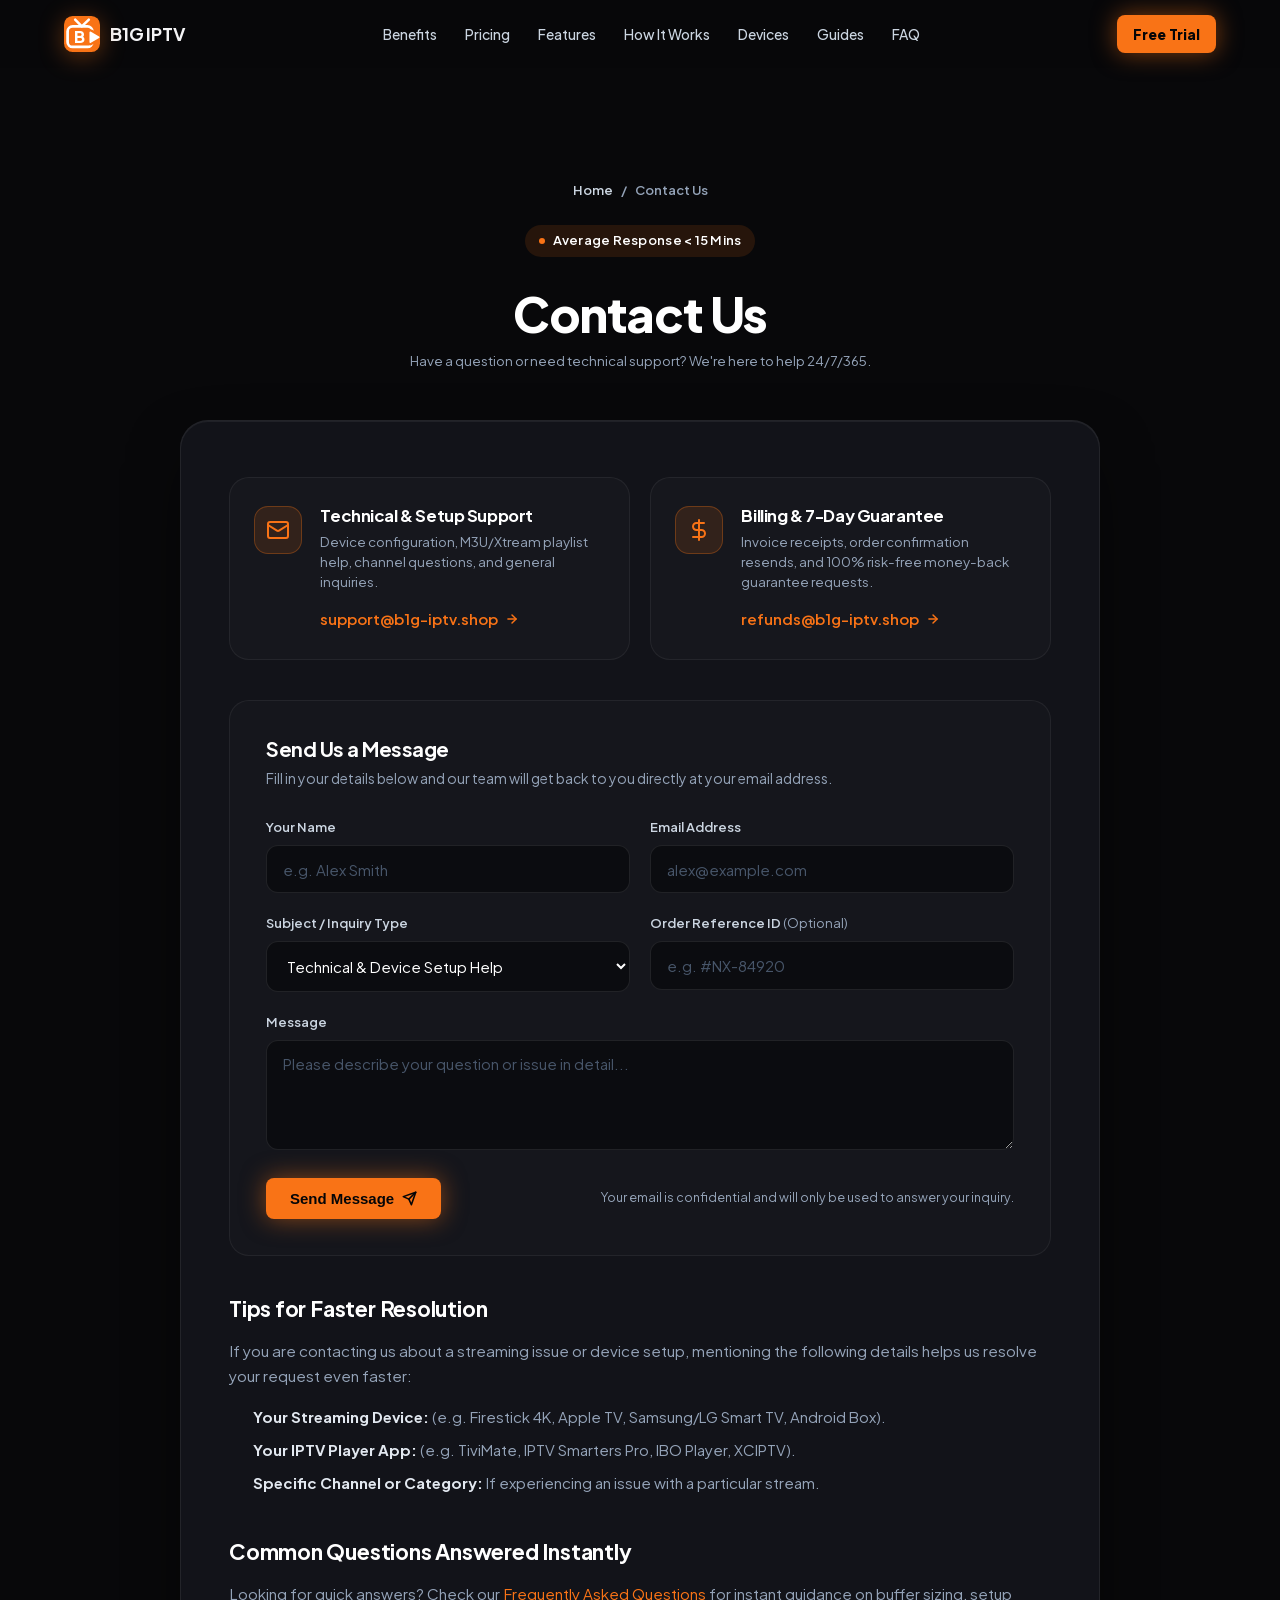
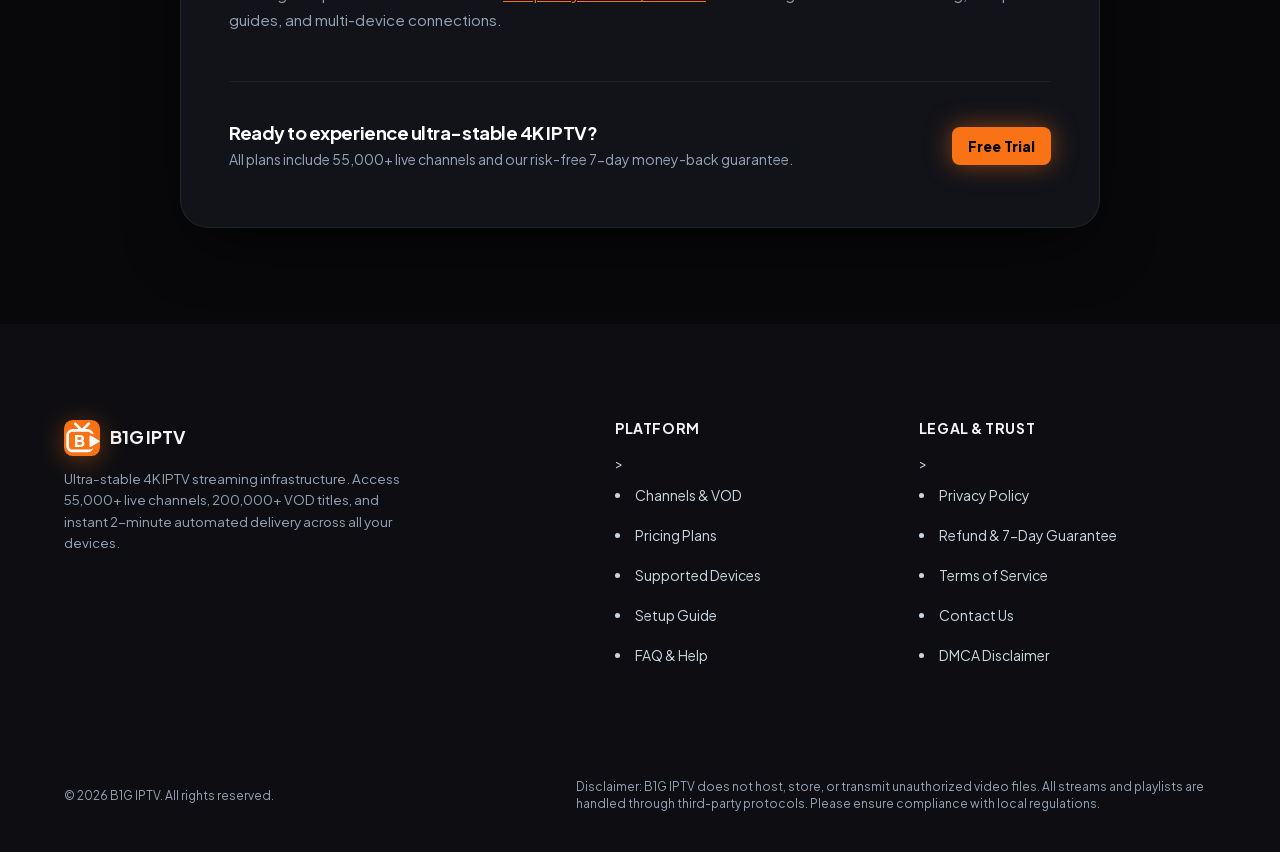
<file: contact.html>
<!DOCTYPE html>
<html lang="en" style="background-color:#08080a;color:#f4f4f6;">
<head>
  <meta charset="UTF-8">
  <meta name="viewport" content="width=device-width, initial-scale=1.0">
  
  <title>Contact Us | 24/7 Technical Support | B1G IPTV</title>
  <meta name="description" content="Get in touch with B1G IPTV support team for 2‑minute instant activation and playlist help.">
  <meta name="robots" content="index, follow">
  <link rel="canonical" href="https://b1g-iptv.shop/contact.html">
  <meta name="format-detection" content="telephone=no">
  <meta name="theme-color" content="#08080a">

  <!-- Pure SVG Dynamic Brand Favicon & App Icons (Google SEO Compliant) -->
  <link rel="icon" type="image/svg+xml" href="data:image/svg+xml;utf8,%3Csvg%20xmlns%3D%22http%3A%2F%2Fwww.w3.org%2F2000%2Fsvg%22%20viewBox%3D%220%200%20100%20100%22%20width%3D%22100%25%22%20height%3D%22100%25%22%3E%0A%20%20%3Cdefs%3E%0A%20%20%20%20%3ClinearGradient%20id%3D%22tvkixBrandGrad%22%20x1%3D%220%25%22%20y1%3D%220%25%22%20x2%3D%22100%25%22%20y2%3D%22100%25%22%3E%0A%20%20%20%20%20%20%3Cstop%20offset%3D%220%25%22%20stop-color%3D%22%23f97316%22%2F%3E%0A%20%20%20%20%20%20%3Cstop%20offset%3D%22100%25%22%20stop-color%3D%22%23f97316%22%2F%3E%0A%20%20%20%20%3C%2FlinearGradient%3E%0A%20%20%20%20%3Cmask%20id%3D%22tvCutout_bzizwk%22%3E%0A%20%20%20%20%20%20%3Crect%20width%3D%22100%22%20height%3D%22100%22%20fill%3D%22%23ffffff%22%2F%3E%0A%20%20%20%20%20%20%3Cpath%20d%3D%22M%2073.5%2046%20L%2096%2059%20L%2073.5%2072%20Z%22%20fill%3D%22%23000000%22%20stroke%3D%22%23000000%22%20stroke-width%3D%2218.5%22%20stroke-linejoin%3D%22round%22%20stroke-linecap%3D%22round%22%2F%3E%0A%20%20%20%20%3C%2Fmask%3E%0A%20%20%3C%2Fdefs%3E%0A%20%20%3Crect%20width%3D%22100%22%20height%3D%22100%22%20rx%3D%2224%22%20fill%3D%22url(%23tvkixBrandGrad)%22%2F%3E%0A%20%20%3Cpath%20d%3D%22M%2031%2010%20L%2049.5%2029%20L%2069%2010%22%20fill%3D%22none%22%20stroke%3D%22%23ffffff%22%20stroke-width%3D%227%22%20stroke-linecap%3D%22round%22%20stroke-linejoin%3D%22round%22%2F%3E%0A%20%20%3Crect%20x%3D%2210%22%20y%3D%2229%22%20width%3D%2269%22%20height%3D%2257%22%20rx%3D%2214%22%20fill%3D%22none%22%20stroke%3D%22%23ffffff%22%20stroke-width%3D%227.5%22%20stroke-linejoin%3D%22round%22%20stroke-linecap%3D%22round%22%20mask%3D%22url(%23tvCutout_bzizwk)%22%2F%3E%0A%20%20%3Cpath%20d%3D%22M%2073.5%2046%20L%2096%2059%20L%2073.5%2072%20Z%22%20fill%3D%22%23ffffff%22%20stroke%3D%22%23ffffff%22%20stroke-width%3D%225.5%22%20stroke-linejoin%3D%22round%22%20stroke-linecap%3D%22round%22%2F%3E%0A%20%20%3Ctext%20x%3D%2244%22%20y%3D%2258%22%20font-family%3D%22-apple-system%2C%20BlinkMacSystemFont%2C%20'Plus%20Jakarta%20Sans'%2C%20'Arial%20Black'%2C%20'Montserrat'%2C%20sans-serif%22%20font-size%3D%2244%22%20font-weight%3D%22900%22%20fill%3D%22%23ffffff%22%20text-anchor%3D%22middle%22%20dominant-baseline%3D%22central%22%3EB%3C%2Ftext%3E%0A%3C%2Fsvg%3E">
  <link rel="alternate icon" type="image/svg+xml" href="/assets/favicon.svg">
  <link rel="apple-touch-icon" href="data:image/svg+xml;utf8,%3Csvg%20xmlns%3D%22http%3A%2F%2Fwww.w3.org%2F2000%2Fsvg%22%20viewBox%3D%220%200%20100%20100%22%20width%3D%22100%25%22%20height%3D%22100%25%22%3E%0A%20%20%3Cdefs%3E%0A%20%20%20%20%3ClinearGradient%20id%3D%22tvkixBrandGrad%22%20x1%3D%220%25%22%20y1%3D%220%25%22%20x2%3D%22100%25%22%20y2%3D%22100%25%22%3E%0A%20%20%20%20%20%20%3Cstop%20offset%3D%220%25%22%20stop-color%3D%22%23f97316%22%2F%3E%0A%20%20%20%20%20%20%3Cstop%20offset%3D%22100%25%22%20stop-color%3D%22%23f97316%22%2F%3E%0A%20%20%20%20%3C%2FlinearGradient%3E%0A%20%20%20%20%3Cmask%20id%3D%22tvCutout_bzizwk%22%3E%0A%20%20%20%20%20%20%3Crect%20width%3D%22100%22%20height%3D%22100%22%20fill%3D%22%23ffffff%22%2F%3E%0A%20%20%20%20%20%20%3Cpath%20d%3D%22M%2073.5%2046%20L%2096%2059%20L%2073.5%2072%20Z%22%20fill%3D%22%23000000%22%20stroke%3D%22%23000000%22%20stroke-width%3D%2218.5%22%20stroke-linejoin%3D%22round%22%20stroke-linecap%3D%22round%22%2F%3E%0A%20%20%20%20%3C%2Fmask%3E%0A%20%20%3C%2Fdefs%3E%0A%20%20%3Crect%20width%3D%22100%22%20height%3D%22100%22%20rx%3D%2224%22%20fill%3D%22url(%23tvkixBrandGrad)%22%2F%3E%0A%20%20%3Cpath%20d%3D%22M%2031%2010%20L%2049.5%2029%20L%2069%2010%22%20fill%3D%22none%22%20stroke%3D%22%23ffffff%22%20stroke-width%3D%227%22%20stroke-linecap%3D%22round%22%20stroke-linejoin%3D%22round%22%2F%3E%0A%20%20%3Crect%20x%3D%2210%22%20y%3D%2229%22%20width%3D%2269%22%20height%3D%2257%22%20rx%3D%2214%22%20fill%3D%22none%22%20stroke%3D%22%23ffffff%22%20stroke-width%3D%227.5%22%20stroke-linejoin%3D%22round%22%20stroke-linecap%3D%22round%22%20mask%3D%22url(%23tvCutout_bzizwk)%22%2F%3E%0A%20%20%3Cpath%20d%3D%22M%2073.5%2046%20L%2096%2059%20L%2073.5%2072%20Z%22%20fill%3D%22%23ffffff%22%20stroke%3D%22%23ffffff%22%20stroke-width%3D%225.5%22%20stroke-linejoin%3D%22round%22%20stroke-linecap%3D%22round%22%2F%3E%0A%20%20%3Ctext%20x%3D%2244%22%20y%3D%2258%22%20font-family%3D%22-apple-system%2C%20BlinkMacSystemFont%2C%20'Plus%20Jakarta%20Sans'%2C%20'Arial%20Black'%2C%20'Montserrat'%2C%20sans-serif%22%20font-size%3D%2244%22%20font-weight%3D%22900%22%20fill%3D%22%23ffffff%22%20text-anchor%3D%22middle%22%20dominant-baseline%3D%22central%22%3EB%3C%2Ftext%3E%0A%3C%2Fsvg%3E">
  <link rel="manifest" href="site.webmanifest">

  <!-- Open Graph -->
  <meta property="og:type" content="website">
  <meta property="og:url" content="https://b1g-iptv.shop/contact.html">
  <meta property="og:title" content="Contact Us | 24/7 Technical Support | B1G IPTV">
  <meta property="og:description" content="Get in touch with B1G IPTV support team for 2‑minute instant activation and playlist help.">
  <meta property="og:site_name" content="B1G IPTV">
  <meta property="og:image" content="https://b1g-iptv.shop/assets/images/og-preview.jpg">
  <meta property="og:image:width" content="1200">
  <meta property="og:image:height" content="630">

  <!-- Twitter / X -->
  <meta name="twitter:card" content="summary_large_image">
  <meta name="twitter:title" content="Contact Us | 24/7 Technical Support | B1G IPTV">
  <meta name="twitter:description" content="Get in touch with B1G IPTV support team for 2‑minute instant activation and playlist help.">
  <meta name="twitter:image" content="https://b1g-iptv.shop/assets/images/og-preview.jpg">

  <!-- Self-Hosted Critical Variable Font loaded via style.min.css with font-display: swap -->

  <!-- Main Stylesheet -->
  <link rel="stylesheet" href="/css/style.min.css?v=22.0">

  <!-- Structured Data: ContactPage & Breadcrumbs -->
  <script type="application/ld+json">
  {
    "@context": "https://schema.org",
    "@type": "ContactPage",
    "name": "Contact Us | B1G IPTV",
    "url": "https://b1g-iptv.shop/contact.html",
    "description": "B1G IPTV customer care and 24/7 technical support desk.",
    "breadcrumb": {
      "@type": "BreadcrumbList",
      "itemListElement": [
        {
          "@type": "ListItem",
          "position": 1,
          "name": "Home",
          "item": "https://b1g-iptv.shop/"
        },
        {
          "@type": "ListItem",
          "position": 2,
          "name": "Contact Us",
          "item": "https://b1g-iptv.shop/contact.html"
        }
      ]
    },
    "mainEntity": {
      "@type": "Organization",
      "name": "B1G IPTV",
      "url": "https://b1g-iptv.shop/",
      "contactPoint": [
        {
          "@type": "ContactPoint",
          "contactType": "customer support",
          "email": "support@b1g-iptv.shop",
          "availableLanguage": ["English", "French", "Spanish", "German", "Arabic"],
          "hoursAvailable": "Mo-Su 00:00-24:00"
        },
        {
          "@type": "ContactPoint",
          "contactType": "billing support",
          "email": "refunds@b1g-iptv.shop",
          "hoursAvailable": "Mo-Su 00:00-24:00"
        }
      ]
    }
  }
  </script>
    <meta name="google-site-verification" content="AF2Jw_CKGrxSxxNlwIzeQ6UWqBh6blinDn68fEC0U40">

    <style id="site-dynamic-theme">
        
        :root {
            --accent: #f97316 !important;
            --accent-hover: #f97316 !important;
            --accent-text: #ffffff !important;
            --accent-light: rgba(249, 115, 22, 0.12) !important;
            --primary: #f97316 !important;
            --primary-glow: rgba(249, 115, 22, 0.44) !important;
            --brand-r: 249;
            --brand-g: 115;
            --brand-b: 22;
            font-family: 'Plus Jakarta Sans', -apple-system, sans-serif !important;
        }
        /* Header & Logo Pure SVG Mark */
        .logo-icon {
            width: 36px !important;
            height: 36px !important;
            background: transparent !important;
            border: none !important;
            padding: 0 !important;
            display: inline-flex !important;
            align-items: center !important;
            justify-content: center !important;
            box-shadow: none !important;
            filter: drop-shadow(0 4px 12px rgba(249, 115, 22, 0.38)) !important;
            transition: transform 0.2s ease, filter 0.2s ease !important;
            flex-shrink: 0 !important;
        }
        .brand-logo:hover .logo-icon {
            transform: scale(1.06) !important;
            filter: drop-shadow(0 6px 18px rgba(249, 115, 22, 0.6)) !important;
        }
        .logo-icon svg {
            width: 100% !important;
            height: 100% !important;
            display: block !important;
        }
        .brand-accent, .accent-mark { color: #f97316 !important; }

        /* Hero Headline & Title Bottom Accent */
        .title-bottom {
            color: #f97316 !important;
            background: linear-gradient(135deg, rgb(252, 178, 127) 0%, #f97316 50%, #f97316 100%) !important;
            -webkit-background-clip: text !important;
            -webkit-text-fill-color: transparent !important;
            background-clip: text !important;
            filter: drop-shadow(0 0 35px rgba(249, 115, 22, 0.55)) !important;
        }

        /* Light Rays Ambient Backdrop */
        .light-ray-left {
            background: linear-gradient(180deg, rgba(249, 115, 22, 0.45) 0%, rgba(249, 115, 22, 0.08) 60%, transparent 100%) !important;
        }
        .light-ray-right {
            background: linear-gradient(180deg, rgba(249, 115, 22, 0.4) 0%, rgba(249, 115, 22, 0.08) 60%, transparent 100%) !important;
        }
        .light-ray-center {
            background: radial-gradient(ellipse at top, rgba(249, 115, 22, 0.22) 0%, rgba(249, 115, 22, 0.05) 50%, transparent 80%) !important;
        }

        /* Hero Badge & Sparks */
        .badge-spark {
            color: #f97316 !important;
            text-shadow: 0 0 10px rgba(249, 115, 22, 0.9), 0 0 20px rgba(249, 115, 22, 0.5) !important;
        }
        .hero-badge-pill {
            border: 1px solid rgba(249, 115, 22, 0.25) !important;
        }

        /* Buttons */
        .btn-pill-primary, .btn-pill-primary span, .btn-pill-primary:link, .btn-pill-primary:visited, .btn-primary { 
            background: #f97316 !important; 
            color: #050507 !important; 
            font-weight: 800 !important; 
            box-shadow: 0 0 25px rgba(249, 115, 22, 0.5) !important; 
        }
        .btn-pill-primary:hover, .btn-primary:hover {
            background: #f97316 !important;
            box-shadow: 0 0 35px rgba(249, 115, 22, 0.75) !important;
        }

        /* Metric Cards */
        .metric-dash { 
            background-color: #f97316 !important; 
            box-shadow: 0 0 8px rgba(249, 115, 22, 0.7) !important; 
        }
        .metric-card:hover {
            border-color: rgba(249, 115, 22, 0.45) !important;
            box-shadow: 0 14px 40px rgba(0,0,0,0.55), 0 0 25px rgba(249, 115, 22, 0.2) !important;
        }
        .metric-icon-art {
            filter: drop-shadow(0 0 10px rgba(249, 115, 22, 0.35)) !important;
        }
        .metric-card:hover .metric-icon-art {
            filter: drop-shadow(0 0 16px rgba(249, 115, 22, 0.65)) !important;
        }
        .metric-icon-art line, .metric-icon-art rect, .metric-icon-art path {
            stroke: #f97316 !important;
        }
        .metric-icon-art text {
            fill: #f97316 !important;
        }

        /* Category Cards Hover */
        .category-card:hover {
            border-color: rgba(249, 115, 22, 0.5) !important;
            box-shadow: 0 12px 30px rgba(0,0,0,0.6), 0 0 20px rgba(249, 115, 22, 0.3) !important;
        }
        .category-card:hover .category-card-label {
            color: #f97316 !important;
        }

        /* Benefits Section */
        .what-we-offer-section::before {
            background: radial-gradient(circle, rgba(249, 115, 22, 0.16) 0%, rgba(249, 115, 22, 0.03) 50%, transparent 70%) !important;
        }
        .benefit-card:hover {
            border-color: rgba(249, 115, 22, 0.4) !important;
            box-shadow: 0 16px 36px -10px rgba(0,0,0,0.6), 0 0 24px rgba(249, 115, 22, 0.18) !important;
        }
        .benefit-icon-wrapper, .benefit-icon-wrapper svg {
            color: #f97316 !important;
        }
        .benefit-icon-glow {
            background: radial-gradient(circle, rgba(249, 115, 22, 0.55) 0%, rgba(249, 115, 22, 0.18) 50%, transparent 75%) !important;
        }

        /* Features Showcase */
        .feature-badge-tag {
            color: #f97316 !important;
        }
        .feature-check-icon, .feature-check-icon svg {
            color: #f97316 !important;
        }
        .feature-media-ambient {
            background: radial-gradient(circle, rgba(249, 115, 22, 0.22) 0%, rgba(249, 115, 22, 0.04) 60%, transparent 80%) !important;
        }
        .feature-mockup-img:hover {
            filter: drop-shadow(0 28px 42px rgba(0,0,0,0.8)) drop-shadow(0 0 25px rgba(249, 115, 22, 0.35)) !important;
        }

        /* Journey Banner */
        .journey-banner {
            background: linear-gradient(135deg, #f97316 0%, #f97316 100%) !important;
            box-shadow: 0 15px 45px rgba(249, 115, 22, 0.3) !important;
        }
        .mockup-submit-btn, .mockup-download-btn {
            background: #f97316 !important;
        }
        .mockup-play-center {
            border-color: #f97316 !important;
            color: #f97316 !important;
            background-color: rgba(249, 115, 22, 0.1) !important;
        }

        /* Pricing Plans */
        .price-plan-card.is-featured {
            border: 2px solid #f97316 !important;
            box-shadow: 0 0 40px rgba(249, 115, 22, 0.22) !important;
        }
        .plan-badge-top {
            background: #f97316 !important;
            color: #050507 !important;
            box-shadow: 0 4px 14px rgba(249, 115, 22, 0.4) !important;
        }
        .plan-card-subtitle.featured-subtitle, .plan-card-amount.featured-amount {
            color: #f97316 !important;
        }
        .plan-savings-pill {
            background-color: rgba(249, 115, 22, 0.12) !important;
            border: 1px solid rgba(249, 115, 22, 0.3) !important;
            color: #f97316 !important;
        }
        .plan-card-feature .check-icon {
            color: #f97316 !important;
        }
        .plan-card-btn.solid-featured-btn {
            background: #f97316 !important;
            border-color: #f97316 !important;
            color: #050507 !important;
            box-shadow: 0 4px 18px rgba(249, 115, 22, 0.35) !important;
        }
        .trust-item svg {
            color: #f97316 !important;
        }

        /* Devices Section */
        .device-card:hover {
            border-color: rgba(249, 115, 22, 0.45) !important;
            box-shadow: 0 16px 36px -10px rgba(0,0,0,0.65), 0 0 24px rgba(249, 115, 22, 0.18) !important;
        }
        .device-icon-wrapper, .device-icon-wrapper svg {
            color: #f97316 !important;
            stroke: #f97316 !important;
        }
        .device-icon-glow {
            background: radial-gradient(circle, rgba(249, 115, 22, 0.55) 0%, rgba(249, 115, 22, 0.18) 50%, transparent 75%) !important;
        }
        .device-card:hover .device-micro-tag {
            color: #f97316 !important;
            background: rgba(249, 115, 22, 0.12) !important;
            border-color: rgba(249, 115, 22, 0.3) !important;
        }

        /* FAQ */
        .faq-item[open] {
            border-color: rgba(249, 115, 22, 0.35) !important;
        }
        .faq-item[open] .faq-chevron {
            color: #f97316 !important;
        }
        .faq-answer a {
            color: #f97316 !important;
        }

        /* Final CTA Banner */
        .cta-banner {
            border-top: 1px solid rgba(249, 115, 22, 0.55) !important;
        }
        .cta-banner::before {
            background: radial-gradient(circle, rgba(249, 115, 22, 0.26) 0%, rgba(249, 115, 22, 0.05) 50%, transparent 75%) !important;
        }
        .cta-pill-tag {
            color: #f97316 !important;
            background: rgba(249, 115, 22, 0.1) !important;
            border: 1px solid rgba(249, 115, 22, 0.3) !important;
        }
        .cta-pill-tag .dot {
            background: #f97316 !important;
            box-shadow: 0 0 8px #f97316 !important;
        }
        .cta-main-btn {
            background: linear-gradient(135deg, #f97316 0%, #f97316 100%) !important;
            color: #050507 !important;
            box-shadow: 0 12px 28px -4px rgba(249, 115, 22, 0.5), inset 0 1px 0 rgba(255,255,255,0.3) !important;
        }
        .cta-main-btn:hover {
            box-shadow: 0 18px 38px -4px rgba(249, 115, 22, 0.75) !important;
        }
        .cta-trust-badge svg {
            stroke: #f97316 !important;
        }

        /* Footer & Subpages */
        .footer-link:hover { color: #f97316 !important; }
        .policy-breadcrumbs a:hover { color: #f97316 !important; }
        .policy-highlight {
            background: rgba(249, 115, 22, 0.08) !important;
            border: 1px solid rgba(249, 115, 22, 0.28) !important;
        }
        .policy-highlight h3 { color: #f97316 !important; }
        .contact-channel-item:hover {
            border-color: rgba(249, 115, 22, 0.4) !important;
        }
        .contact-channel-icon {
            background: rgba(249, 115, 22, 0.12) !important;
            border: 1px solid rgba(249, 115, 22, 0.3) !important;
            color: #f97316 !important;
        }
        .contact-channel-link, .contact-channel-link:hover { color: #f97316 !important; }
        .form-input:focus, .form-select:focus, .form-textarea:focus {
            border-color: #f97316 !important;
            box-shadow: 0 0 0 3px rgba(249, 115, 22, 0.2) !important;
        }
        :focus-visible {
            outline: 2px solid #f97316 !important;
        }
        :root { --accent: #f97316; }
    </style>
    
</head>
<body style="background-color:#08080a;">

  <!-- =========================================================================
       HEADER
       ========================================================================= -->
  <header class="site-header">
    <div class="container header-container">
      <a href="index.html" class="brand-logo" aria-label="B1G IPTV Homepage">
        <span class="logo-icon" aria-hidden="true"><svg xmlns="http://www.w3.org/2000/svg" viewBox="0 0 100 100" width="100%" height="100%">
  <defs>
    <linearGradient id="tvkixBrandGrad" x1="0%" y1="0%" x2="100%" y2="100%">
      <stop offset="0%" stop-color="#f97316"/>
      <stop offset="100%" stop-color="#f97316"/>
    </linearGradient>
    <mask id="tvCutout_75anmx">
      <rect width="100" height="100" fill="#ffffff"/>
      <path d="M 73.5 46 L 96 59 L 73.5 72 Z" fill="#000000" stroke="#000000" stroke-width="18.5" stroke-linejoin="round" stroke-linecap="round"/>
    </mask>
  </defs>
  <rect width="100" height="100" rx="24" fill="url(#tvkixBrandGrad)"/>
  <path d="M 31 10 L 49.5 29 L 69 10" fill="none" stroke="#ffffff" stroke-width="7" stroke-linecap="round" stroke-linejoin="round"/>
  <rect x="10" y="29" width="69" height="57" rx="14" fill="none" stroke="#ffffff" stroke-width="7.5" stroke-linejoin="round" stroke-linecap="round" mask="url(#tvCutout_75anmx)"/>
  <path d="M 73.5 46 L 96 59 L 73.5 72 Z" fill="#ffffff" stroke="#ffffff" stroke-width="5.5" stroke-linejoin="round" stroke-linecap="round"/>
  <text x="44" y="58" font-family="-apple-system, BlinkMacSystemFont, 'Plus Jakarta Sans', 'Arial Black', 'Montserrat', sans-serif" font-size="44" font-weight="900" fill="#ffffff" text-anchor="middle" dominant-baseline="central">B</text>
</svg></span>
        <span>B1G IPTV</span>
      </a>

      <nav class="nav-menu" aria-label="Main Navigation">
        <a href="index.html#benefits" class="nav-link">Benefits</a>
        <a href="index.html#pricing" class="nav-link">Pricing</a>
        <a href="index.html#features" class="nav-link">Features</a>
        <a href="index.html#how-it-works" class="nav-link">How It Works</a>
        <a href="index.html#compatibility" class="nav-link">Devices</a>
        <a href="guides.html" class="nav-link">Guides</a>
        <a href="index.html#faq" class="nav-link">FAQ</a>
      </nav>

      <div class="header-actions">
        <a href="/trial" rel="nofollow noopener noreferrer" class="btn btn-primary btn-sm">Free Trial</a>
      </div>
    </div>
  </header>

  <!-- =========================================================================
       PAGE CONTENT
       ========================================================================= -->
  <main class="policy-page-wrapper">
    <div class="container">
      <div class="policy-header">
        <div class="policy-breadcrumbs">
          <a href="index.html">Home</a>
          <span>/</span>
          <span>Contact Us</span>
        </div>
        <div class="pill-badge">
          <span class="dot" aria-hidden="true"></span>
          <span>Average Response &lt; 15 Mins</span>
        </div>
        <h1>Contact Us</h1>
        <div class="policy-last-updated">Have a question or need technical support? We're here to help 24/7/365.</div>
      </div>

      <div class="policy-card">
        <!-- Direct Email Channels (Clean & Simple) -->
        <div class="contact-channels-simple">
          <!-- Support Desk -->
          <div class="contact-channel-item">
            <div class="contact-channel-icon" aria-hidden="true">
              <svg width="24" height="24" viewBox="0 0 24 24" fill="none" stroke="currentColor" stroke-width="2" stroke-linecap="round" stroke-linejoin="round"><rect width="20" height="16" x="2" y="4" rx="2"></rect><path d="m22 7-8.97 5.7a1.94 1.94 0 0 1-2.06 0L2 7"></path></svg>
            </div>
            <div class="contact-channel-info">
              <h4>Technical &amp; Setup Support</h4>
              <p>Device configuration, M3U/Xtream playlist help, channel questions, and general inquiries.</p>
              <a href="mailto:support@b1g-iptv.shop" class="contact-channel-link">
                support@b1g-iptv.shop
                <svg width="14" height="14" viewBox="0 0 24 24" fill="none" stroke="currentColor" stroke-width="2.5" stroke-linecap="round" stroke-linejoin="round"><path d="M5 12h14"></path><path d="m12 5 7 7-7 7"></path></svg>
              </a>
            </div>
          </div>

          <!-- Billing & Refunds -->
          <div class="contact-channel-item">
            <div class="contact-channel-icon" aria-hidden="true">
              <svg width="24" height="24" viewBox="0 0 24 24" fill="none" stroke="currentColor" stroke-width="2" stroke-linecap="round" stroke-linejoin="round"><path d="M12 2v20M17 5H9.5a3.5 3.5 0 0 0 0 7h5a3.5 3.5 0 0 1 0 7H6"></path></svg>
            </div>
            <div class="contact-channel-info">
              <h4>Billing &amp; 7-Day Guarantee</h4>
              <p>Invoice receipts, order confirmation resends, and 100% risk-free money-back guarantee requests.</p>
              <a href="mailto:refunds@b1g-iptv.shop" class="contact-channel-link">
                refunds@b1g-iptv.shop
                <svg width="14" height="14" viewBox="0 0 24 24" fill="none" stroke="currentColor" stroke-width="2.5" stroke-linecap="round" stroke-linejoin="round"><path d="M5 12h14"></path><path d="m12 5 7 7-7 7"></path></svg>
              </a>
            </div>
          </div>
        </div>

        <!-- Simple Contact Form -->
        <div class="contact-form-card">
          <div class="contact-form-header">
            <h3>Send Us a Message</h3>
            <p>Fill in your details below and our team will get back to you directly at your email address.</p>
          </div>

          <div id="contactFormSuccess" class="contact-form-success" role="status" aria-live="polite">
            <svg width="20" height="20" viewBox="0 0 24 24" fill="none" stroke="currentColor" stroke-width="2.5" stroke-linecap="round" stroke-linejoin="round"><path d="M22 11.08V12a10 10 0 1 1-5.93-9.14"></path><polyline points="22 4 12 14.01 9 11.01"></polyline></svg>
            <div>
              <strong>Message Sent Successfully!</strong>
              <div style="font-size: 0.8125rem; opacity: 0.9; margin-top: 0.15rem;">Thank you for reaching out. A support specialist will respond to your email within 15 minutes.</div>
            </div>
          </div>

          <form id="contactForm" class="contact-form" onsubmit="handleContactSubmit(event)">
            <div class="contact-form-row">
              <div class="form-group">
                <label for="contactName" class="form-label">Your Name</label>
                <input type="text" id="contactName" class="form-input" placeholder="e.g. Alex Smith" required>
              </div>
              <div class="form-group">
                <label for="contactEmail" class="form-label">Email Address</label>
                <input type="email" id="contactEmail" class="form-input" placeholder="alex@example.com" required>
              </div>
            </div>

            <div class="contact-form-row">
              <div class="form-group">
                <label for="contactTopic" class="form-label">Subject / Inquiry Type</label>
                <select id="contactTopic" class="form-select">
                  <option value="tech">Technical &amp; Device Setup Help</option>
                  <option value="playlist">Playlist (M3U / Xtream Codes) Inquiries</option>
                  <option value="pre-sale">Pre-Purchase &amp; Plan Questions</option>
                  <option value="billing">Billing &amp; 7-Day Guarantee Request</option>
                  <option value="other">Other General Inquiries</option>
                </select>
              </div>
              <div class="form-group">
                <label for="contactOrder" class="form-label">Order Reference ID <span style="color: var(--text-muted); font-weight: 400;">(Optional)</span></label>
                <input type="text" id="contactOrder" class="form-input" placeholder="e.g. #NX-84920">
              </div>
            </div>

            <div class="form-group">
              <label for="contactMessage" class="form-label">Message</label>
              <textarea id="contactMessage" class="form-textarea" placeholder="Please describe your question or issue in detail..." required></textarea>
            </div>

            <div class="contact-form-footer">
              <button type="submit" class="btn btn-primary" id="contactSubmitBtn">
                <span>Send Message</span>
                <svg width="15" height="15" viewBox="0 0 24 24" fill="none" stroke="currentColor" stroke-width="2.5" stroke-linecap="round" stroke-linejoin="round"><line x1="22" y1="2" x2="11" y2="13"></line><polygon points="22 2 15 22 11 13 2 9 22 2"></polygon></svg>
              </button>
              <p class="contact-privacy-note">Your email is confidential and will only be used to answer your inquiry.</p>
            </div>
          </form>
        </div>

        <!-- Helpful Checklist Section -->
        <section class="policy-section">
          <h2>Tips for Faster Resolution</h2>
          <p>If you are contacting us about a streaming issue or device setup, mentioning the following details helps us resolve your request even faster:</p>
          <ul>
            <li><strong>Your Streaming Device:</strong> (e.g. Firestick 4K, Apple TV, Samsung/LG Smart TV, Android Box).</li>
            <li><strong>Your IPTV Player App:</strong> (e.g. TiviMate, IPTV Smarters Pro, IBO Player, XCIPTV).</li>
            <li><strong>Specific Channel or Category:</strong> If experiencing an issue with a particular stream.</li>
          </ul>
        </section>

        <!-- Quick FAQ Link -->
        <section class="policy-section">
          <h2>Common Questions Answered Instantly</h2>
          <p>
            Looking for quick answers? Check our 
            <a href="index.html#faq" style="color: var(--accent); text-decoration: underline;">Frequently Asked Questions</a> 
            for instant guidance on buffer sizing, setup guides, and multi-device connections.
          </p>
        </section>

        <div class="policy-cta-box">
          <div>
            <h3>Ready to experience ultra-stable 4K IPTV?</h3>
            <p>All plans include 55,000+ live channels and our risk-free 7-day money-back guarantee.</p>
          </div>
          
        <a href="/trial" rel="nofollow noopener noreferrer" rel="nofollow noopener noreferrer" class="btn btn-primary btn-sm" style="color:#ffffff; font-weight:700;">Free Trial</a>
    
        </div>
      </div>
    </div>
  </main>

  <script>
    function handleContactSubmit(e) {
      e.preventDefault();
      var btn = document.getElementById('contactSubmitBtn');
      var successBox = document.getElementById('contactFormSuccess');
      var form = document.getElementById('contactForm');
      
      btn.disabled = true;
      btn.innerHTML = '<span>Sending...</span>';
      
      setTimeout(function() {
        successBox.classList.add('is-visible');
        form.reset();
        btn.disabled = false;
        btn.innerHTML = '<span>Send Message</span><svg width="15" height="15" viewBox="0 0 24 24" fill="none" stroke="currentColor" stroke-width="2.5" stroke-linecap="round" stroke-linejoin="round"><line x1="22" y1="2" x2="11" y2="13"></line><polygon points="22 2 15 22 11 13 2 9 22 2"></polygon></svg>';
        successBox.scrollIntoView({ behavior: 'smooth', block: 'nearest' });
      }, 500);
    }
  </script>

  <!-- =========================================================================
       FOOTER
       ========================================================================= -->
  <footer class="site-footer">
    <div class="container">
      <div class="footer-grid">
        <!-- Brand & Mission -->
        <div class="footer-brand">
          <a href="index.html" class="brand-logo" aria-label="B1G IPTV Homepage">
            <span class="logo-icon" aria-hidden="true"><svg xmlns="http://www.w3.org/2000/svg" viewBox="0 0 100 100" width="100%" height="100%">
  <defs>
    <linearGradient id="tvkixBrandGrad" x1="0%" y1="0%" x2="100%" y2="100%">
      <stop offset="0%" stop-color="#f97316"/>
      <stop offset="100%" stop-color="#f97316"/>
    </linearGradient>
    <mask id="tvCutout_75anmx">
      <rect width="100" height="100" fill="#ffffff"/>
      <path d="M 73.5 46 L 96 59 L 73.5 72 Z" fill="#000000" stroke="#000000" stroke-width="18.5" stroke-linejoin="round" stroke-linecap="round"/>
    </mask>
  </defs>
  <rect width="100" height="100" rx="24" fill="url(#tvkixBrandGrad)"/>
  <path d="M 31 10 L 49.5 29 L 69 10" fill="none" stroke="#ffffff" stroke-width="7" stroke-linecap="round" stroke-linejoin="round"/>
  <rect x="10" y="29" width="69" height="57" rx="14" fill="none" stroke="#ffffff" stroke-width="7.5" stroke-linejoin="round" stroke-linecap="round" mask="url(#tvCutout_75anmx)"/>
  <path d="M 73.5 46 L 96 59 L 73.5 72 Z" fill="#ffffff" stroke="#ffffff" stroke-width="5.5" stroke-linejoin="round" stroke-linecap="round"/>
  <text x="44" y="58" font-family="-apple-system, BlinkMacSystemFont, 'Plus Jakarta Sans', 'Arial Black', 'Montserrat', sans-serif" font-size="44" font-weight="900" fill="#ffffff" text-anchor="middle" dominant-baseline="central">B</text>
</svg></span>
            <span>B1G IPTV</span>
          </a>
          <p>
            Ultra-stable 4K IPTV streaming infrastructure. Access 55,000+ live channels, 200,000+ VOD titles, and instant 2-minute automated delivery across all your devices.
          </p>
        </div>

        <!-- Platform Navigation -->
        <div>
          <h3 class="footer-col-title">Platform</h3>>
            <li><a href="index.html#features" class="footer-link">Channels &amp; VOD</a></li>
            <li><a href="index.html#pricing" class="footer-link">Pricing Plans</a></li>
            <li><a href="index.html#compatibility" class="footer-link">Supported Devices</a></li>
            <li><a href="index.html#how-it-works" class="footer-link">Setup Guide</a></li>
            <li><a href="index.html#faq" class="footer-link">FAQ &amp; Help</a></li>
          </ul>
        </div>

        <!-- Essential Legal & Support Pages (Google SEO) -->
        <div>
          <h3 class="footer-col-title">Legal &amp; Trust</h3>>
            <li><a href="privacy-policy.html" class="footer-link">Privacy Policy</a></li>
            <li><a href="refund-policy.html" class="footer-link">Refund &amp; 7-Day Guarantee</a></li>
            <li><a href="terms.html" class="footer-link">Terms of Service</a></li>
            <li><a href="contact.html" class="footer-link">Contact Us</a></li>
            <li><a href="dmca.html" class="footer-link">DMCA Disclaimer</a></li>
          </ul>
        </div>
      </div>

      <div class="footer-bottom">
        <div>&copy; 2026 B1G IPTV. All rights reserved.</div>
        <div class="footer-disclaimer">
          Disclaimer: B1G IPTV does not host, store, or transmit unauthorized video files. All streams and playlists are handled through third-party protocols. Please ensure compliance with local regulations.
        </div>
      </div>
    </div>
  </footer>


    <!-- SATELLITE ON-SITE MODAL POPUP SYSTEM (Trial & Pay) -->
    <div id="sat-modal-overlay" class="sat-modal-overlay" aria-hidden="true" role="dialog" aria-modal="true">
        <div class="sat-modal-backdrop" onclick="closeSiteModal()"></div>
        <div class="sat-modal-container" role="document">
            
            <!-- Modal Header -->
            <div class="sat-modal-header">
                <div class="sat-tab-switch">
                    <button type="button" class="sat-tab-btn active" id="sat-tab-trial" onclick="switchSiteModalTab('trial')">
                        <span class="sat-tab-dot"></span>
                        <span>Free Trial</span>
                    </button>
                    <button type="button" class="sat-tab-btn" id="sat-tab-order" onclick="switchSiteModalTab('order')">
                        <svg width="15" height="15" viewBox="0 0 24 24" fill="none" stroke="currentColor" stroke-width="2" stroke-linecap="round" stroke-linejoin="round" style="margin-right:6px;"><rect x="2" y="5" width="20" height="14" rx="2"/><line x1="2" y1="10" x2="22" y2="10"/></svg>
                        <span>Plans</span>
                    </button>
                </div>
                <button type="button" class="sat-modal-close" onclick="closeSiteModal()" aria-label="Close modal">
                    <svg width="14" height="14" viewBox="0 0 24 24" fill="none" stroke="currentColor" stroke-width="2.5" stroke-linecap="round" stroke-linejoin="round"><line x1="18" y1="6" x2="6" y2="18"></line><line x1="6" y1="6" x2="18" y2="18"></line></svg>
                </button>
            </div>

            <!-- VIEW 1: FREE TRIAL -->
            <div id="sat-view-trial" class="sat-modal-view active">
                <h2 class="sat-trial-intro">Get your free 24H trial</h2>

                <!-- WhatsApp One-Click Activation (Reference UI) -->
                <a href="https://api.whatsapp.com/send?phone=19145205753&text=Hi!%20I%20would%20like%20to%20activate%20a%2024H%20free%20trial%20for%20B1G%20IPTV"
                   target="_blank" rel="noopener noreferrer" class="sat-btn-wa-activate">
                    <span class="sat-wa-btn-left">
                        <span class="sat-wa-btn-circle">
                            <svg width="19" height="19" viewBox="0 0 24 24" fill="currentColor">
                                <path d="M17.472 14.382c-.297-.149-1.758-.867-2.03-.967-.273-.099-.471-.148-.67.15-.197.297-.767.966-.94 1.164-.173.199-.347.223-.644.075-.297-.15-1.255-.463-2.39-1.475-.883-.788-1.48-1.761-1.653-2.059-.173-.297-.018-.458.13-.606.134-.133.298-.347.446-.52.149-.174.198-.298.298-.497.099-.198.05-.371-.025-.52-.075-.149-.669-1.612-.916-2.207-.242-.579-.487-.5-.669-.51-.173-.008-.371-.01-.57-.01-.198 0-.52.074-.792.372-.272.297-1.04 1.016-1.04 2.479 0 1.462 1.065 2.875 1.213 3.074.149.198 2.096 3.2 5.077 4.487.709.306 1.262.489 1.694.625.712.227 1.36.195 1.871.118.571-.085 1.758-.719 2.006-1.413.248-.694.248-1.289.173-1.413-.074-.124-.272-.198-.57-.347m-5.421 7.403h-.004a9.87 9.87 0 01-5.031-1.378l-.361-.214-3.741.982.998-3.648-.235-.374a9.86 9.86 0 01-1.51-5.26c.001-5.45 4.436-9.884 9.888-9.884 2.64 0 5.122 1.03 6.988 2.898a9.825 9.825 0 012.893 6.994c-.003 5.45-4.437 9.884-9.885 9.884m8.413-18.297A11.815 11.815 0 0012.05 0C5.495 0 .16 5.335.157 11.892c0 2.096.547 4.142 1.588 5.945L.057 24l6.305-1.654a11.882 11.882 0 005.683 1.448h.005c6.554 0 11.89-5.335 11.893-11.893a11.821 11.821 0 00-3.48-8.413z"/>
                            </svg>
                        </span>
                        <span class="sat-wa-btn-text">Activate via WhatsApp</span>
                    </span>
                    <svg class="sat-wa-btn-arrow" width="18" height="18" viewBox="0 0 24 24" fill="none" stroke="currentColor" stroke-width="2.5" stroke-linecap="round" stroke-linejoin="round">
                        <line x1="5" y1="12" x2="19" y2="12"></line>
                        <polyline points="12 5 19 12 12 19"></polyline>
                    </svg>
                </a>

                <!-- Divider: or request your 24H trial -->
                <div class="sat-trial-divider">
                    <span>or request your 24H trial</span>
                </div>

                <form id="sat-trial-form" onsubmit="submitSiteTrial(event)">
                    <!-- Row: Full Name & Email Address -->
                    <div class="sat-input-row">
                        <div class="sat-field-box">
                            <svg class="sat-field-icon" viewBox="0 0 24 24" fill="none" stroke="currentColor" stroke-width="2" stroke-linecap="round" stroke-linejoin="round">
                                <path d="M20 21v-2a4 4 0 0 0-4-4H8a4 4 0 0 0-4 4v2"></path>
                                <circle cx="12" cy="7" r="4"></circle>
                            </svg>
                            <input type="text" id="sat-trial-name" class="sat-field-input" placeholder="Full Name" autocomplete="name">
                        </div>
                        <div class="sat-field-box">
                            <svg class="sat-field-icon" viewBox="0 0 24 24" fill="none" stroke="currentColor" stroke-width="2" stroke-linecap="round" stroke-linejoin="round">
                                <rect width="20" height="16" x="2" y="4" rx="2"></rect>
                                <path d="m22 7-8.97 5.7a1.94 1.94 0 0 1-2.06 0L2 7"></path>
                            </svg>
                            <input type="email" id="sat-trial-email" class="sat-field-input" placeholder="Email Address" required autocomplete="email">
                        </div>
                    </div>

                    <!-- Select Package -->
                    <div class="sat-package-section">
                        <div class="sat-package-label">
                            <svg viewBox="0 0 24 24" fill="none" stroke="#10b981" stroke-width="2" stroke-linecap="round" stroke-linejoin="round">
                                <circle cx="12" cy="12" r="10"></circle>
                                <line x1="2" y1="12" x2="22" y2="12"></line>
                                <path d="M12 2a15.3 15.3 0 0 1 4 10 15.3 15.3 0 0 1-4 10 15.3 15.3 0 0 1-4-10 15.3 15.3 0 0 1 4-10z"></path>
                            </svg>
                            <span>Select Package</span>
                        </div>
                        <div class="sat-package-grid">
                            <button type="button" class="sat-pkg-btn is-active" id="sat-pkg-worldwide" data-pkg="Worldwide" onclick="selectSitePackage('Worldwide')">Worldwide</button>
                            <button type="button" class="sat-pkg-btn" id="sat-pkg-english" data-pkg="English" onclick="selectSitePackage('English')">English</button>
                            <button type="button" class="sat-pkg-btn" id="sat-pkg-europe" data-pkg="Europe" onclick="selectSitePackage('Europe')">Europe</button>
                        </div>
                        <input type="hidden" id="sat-selected-pkg" value="Worldwide">
                    </div>

                    <!-- Preferred Device (Optional) -->
                    <div class="sat-form-group">
                        <label class="sat-label-sub" for="sat-trial-device">Preferred Device <span class="sat-opt">(Optional)</span></label>
                        <div class="sat-field-box sat-select-box">
                            <svg class="sat-field-icon" viewBox="0 0 24 24" fill="none" stroke="currentColor" stroke-width="2" stroke-linecap="round" stroke-linejoin="round">
                                <rect width="20" height="15" x="2" y="3" rx="2"></rect>
                                <polyline points="17 21 12 18 7 21"></polyline>
                            </svg>
                            <select id="sat-trial-device" class="sat-field-select">
                                <option value="Firestick / Fire TV">Firestick / Fire TV</option>
                                <option value="Android TV / Box / Google TV">Android TV / Google TV</option>
                                <option value="Smart TV (Samsung / LG)">Smart TV (Samsung / LG)</option>
                                <option value="Apple TV / iOS">Apple TV / iOS</option>
                                <option value="Windows PC / Mac">Windows PC / Mac</option>
                                <option value="MAG Box / Formuler">MAG Box / Formuler</option>
                                <option value="Other / General M3U">Other / General M3U</option>
                            </select>
                            <svg class="sat-select-chevron" viewBox="0 0 24 24" fill="none" stroke="currentColor" stroke-width="2.5" stroke-linecap="round" stroke-linejoin="round">
                                <polyline points="6 9 12 15 18 9"></polyline>
                            </svg>
                        </div>
                    </div>

                    <!-- Additional Information (Optional) -->
                    <div class="sat-form-group">
                        <label class="sat-label-sub" for="sat-trial-note">Additional Information <span class="sat-opt">(Optional)</span></label>
                        <div class="sat-field-box">
                            <svg class="sat-field-icon" viewBox="0 0 24 24" fill="none" stroke="currentColor" stroke-width="2" stroke-linecap="round" stroke-linejoin="round">
                                <path d="M14 2H6a2 2 0 0 0-2 2v16a2 2 0 0 0 2 2h12a2 2 0 0 0 2-2V8z"></path>
                                <polyline points="14 2 14 8 20 8"></polyline>
                                <line x1="16" y1="13" x2="8" y2="13"></line>
                                <line x1="16" y1="17" x2="8" y2="17"></line>
                            </svg>
                            <input type="text" id="sat-trial-note" class="sat-field-input" placeholder="No adult, specific country, device, or note...">
                        </div>
                    </div>

                    <div id="sat-trial-error" class="sat-alert-error" style="display:none;"></div>

                    <!-- Submit Button -->
                    <button type="submit" id="sat-trial-submit-btn" class="sat-btn-main">
                        <span class="sat-btn-text">Request 24H Trial &rarr;</span>
                        <span class="sat-spinner" style="display:none;"></span>
                    </button>
                </form>

                <!-- Minimalist Clean 3-Column Trust Grid (Trial) -->
                <div class="sat-trial-trust-grid">
                    <div class="sat-trial-trust-item">
                        <svg class="sat-trial-trust-icon" viewBox="0 0 24 24" fill="none" stroke="#10b981" stroke-width="2.2" stroke-linecap="round" stroke-linejoin="round">
                            <circle cx="12" cy="12" r="10"></circle>
                            <polyline points="12 6 12 12 16 14"></polyline>
                        </svg>
                        <div class="sat-trial-trust-text">
                            <span class="sat-trial-trust-title">24H Free Trial</span>
                            <span class="sat-trial-trust-desc">No credit card required</span>
                        </div>
                    </div>
                    <div class="sat-trial-trust-item">
                        <svg class="sat-trial-trust-icon" viewBox="0 0 24 24" fill="none" stroke="#10b981" stroke-width="2.2" stroke-linecap="round" stroke-linejoin="round">
                            <polygon points="12 2 15.09 8.26 22 9.27 17 14.14 18.18 21.02 12 17.77 5.82 21.02 7 14.14 2 9.27 8.91 8.26 12 2"></polygon>
                        </svg>
                        <div class="sat-trial-trust-text">
                            <span class="sat-trial-trust-title">Premium Streaming</span>
                            <span class="sat-trial-trust-desc">4K &amp; 8K quality</span>
                        </div>
                    </div>
                    <div class="sat-trial-trust-item">
                        <svg class="sat-trial-trust-icon" viewBox="0 0 24 24" fill="none" stroke="#10b981" stroke-width="2.2" stroke-linecap="round" stroke-linejoin="round">
                            <polyline points="20 6 9 17 4 12"></polyline>
                        </svg>
                        <div class="sat-trial-trust-text">
                            <span class="sat-trial-trust-title">Easy &amp; Flexible</span>
                            <span class="sat-trial-trust-desc">No hidden fees</span>
                        </div>
                    </div>
                </div>

                <!-- Trial Success State -->
                <div id="sat-trial-success" class="sat-success-view" style="display:none;">
                    <div class="sat-success-icon-wrap">
                        <svg width="36" height="36" viewBox="0 0 24 24" fill="none" stroke="#10b981" stroke-width="2.5" stroke-linecap="round" stroke-linejoin="round"><polyline points="20 6 9 17 4 12"/></svg>
                    </div>
                    <h4>Trial Request Received!</h4>
                    <p>Your free 24-hour IPTV access for <strong>B1G IPTV</strong> is being prepared. We have dispatched your playlist credentials and setup tutorial to:</p>
                    <div class="sat-confirmed-email" id="sat-confirmed-email"></div>

                    <div class="sat-notice-box">
                        <div class="sat-notice-title">Check Inbox &amp; Junk Folder</div>
                        <p>Please check both your primary inbox and junk/spam folder. If you do not receive the email within a few minutes, reach out to us on WhatsApp.</p>
                    </div>

                    <div class="sat-order-help-actions" style="margin-bottom:14px;">
                        <a href="mailto:b1giptv@tvkix.com?subject=Free%20Trial%20Support%20-%20B1G%20IPTV"
                           class="sat-order-help-btn sat-btn-email" title="b1giptv@tvkix.com">
                            <svg width="16" height="16" viewBox="0 0 24 24" fill="none" stroke="currentColor" stroke-width="2" stroke-linecap="round" stroke-linejoin="round">
                                <rect width="20" height="16" x="2" y="4" rx="2"></rect>
                                <path d="m22 7-8.97 5.7a1.94 1.94 0 0 1-2.06 0L2 7"></path>
                            </svg>
                            <span>Email Support</span>
                        </a>
                        <a href="https://api.whatsapp.com/send?phone=19145205753&text=Hi!%20I%20requested%20a%20free%20trial%20on%20B1G%20IPTV%20and%20haven't%20received%20the%20email%20yet."
                           target="_blank" rel="noopener noreferrer" class="sat-order-help-btn sat-btn-wa">
                            <svg width="16" height="16" viewBox="0 0 24 24" fill="currentColor">
                                <path d="M17.472 14.382c-.297-.149-1.758-.867-2.03-.967-.273-.099-.471-.148-.67.15-.197.297-.767.966-.94 1.164-.173.199-.347.223-.644.075-.297-.15-1.255-.463-2.39-1.475-.883-.788-1.48-1.761-1.653-2.059-.173-.297-.018-.458.13-.606.134-.133.298-.347.446-.52.149-.174.198-.298.298-.497.099-.198.05-.371-.025-.52-.075-.149-.669-1.612-.916-2.207-.242-.579-.487-.5-.669-.51-.173-.008-.371-.01-.57-.01-.198 0-.52.074-.792.372-.272.297-1.04 1.016-1.04 2.479 0 1.462 1.065 2.875 1.213 3.074.149.198 2.096 3.2 5.077 4.487.709.306 1.262.489 1.694.625.712.227 1.36.195 1.871.118.571-.085 1.758-.719 2.006-1.413.248-.694.248-1.289.173-1.413-.074-.124-.272-.198-.57-.347m-5.421 7.403h-.004a9.87 9.87 0 01-5.031-1.378l-.361-.214-3.741.982.998-3.648-.235-.374a9.86 9.86 0 01-1.51-5.26c.001-5.45 4.436-9.884 9.888-9.884 2.64 0 5.122 1.03 6.988 2.898a9.825 9.825 0 012.893 6.994c-.003 5.45-4.437 9.884-9.885 9.884m8.413-18.297A11.815 11.815 0 0012.05 0C5.495 0 .16 5.335.157 11.892c0 2.096.547 4.142 1.588 5.945L.057 24l6.305-1.654a11.882 11.882 0 005.683 1.448h.005c6.554 0 11.89-5.335 11.893-11.893a11.821 11.821 0 00-3.48-8.413z"/>
                            </svg>
                            <span>WhatsApp</span>
                        </a>
                    </div>

                    <button type="button" class="sat-btn-secondary" onclick="closeSiteModal()">Done &bull; Continue Browsing</button>
                </div>
            </div>

            <!-- VIEW 2: CHOOSE YOUR PLAN & CHECKOUT -->
            <div id="sat-view-order" class="sat-modal-view">
                <div id="sat-order-form-wrap">
                    <h2 class="sat-form-title">Almost there</h2>
                    <p class="sat-form-subtitle">Enter your details and we'll email your payment link.</p>

                    <form id="sat-order-form" onsubmit="submitSiteOrder(event)">
                    
                    <!-- Selected Plan Summary Card with Quick Switcher -->
                    <div class="sat-selected-summary">
                        <div class="sat-summary-main">
                            <div class="sat-summary-plan" id="sat-summary-plan-text">12 Months &bull; 1 Device</div>
                            <div class="sat-summary-right">
                                <span class="sat-summary-price" id="sat-summary-price-text">$66.99</span>
                                <button type="button" class="sat-change-plan-btn" id="sat-plan-toggle-btn" onclick="togglePlanDropdown()">
                                    <span>Change</span>
                                    <svg class="sat-change-arrow" width="11" height="11" viewBox="0 0 24 24" fill="none" stroke="currentColor" stroke-width="2.5"><polyline points="6 9 12 15 18 9"></polyline></svg>
                                </button>
                            </div>
                        </div>

                        <!-- Collapsible Quick Plan Switcher -->
                        <div id="sat-plan-dropdown" class="sat-plan-dropdown" style="display: none;">
                            <div class="sat-drop-group">
                                <div class="sat-drop-title">Duration</div>
                                <div class="sat-drop-pills">
                                    <button type="button" class="sat-drop-pill" id="sat-pill-1m" onclick="selectSitePlan('1m')">1 Mo</button>
                                    <button type="button" class="sat-drop-pill" id="sat-pill-3m" onclick="selectSitePlan('3m')">3 Mo</button>
                                    <button type="button" class="sat-drop-pill" id="sat-pill-6m" onclick="selectSitePlan('6m')">6 Mo</button>
                                    <button type="button" class="sat-drop-pill is-active" id="sat-pill-12m" onclick="selectSitePlan('12m')">12 Mo <span class="sat-pill-badge">Best</span></button>
                                </div>
                            </div>

                            <div class="sat-drop-group" style="margin-top: 10px;">
                                <div class="sat-drop-title">Devices</div>
                                <div class="sat-drop-pills sat-pills-5">
                                    <button type="button" class="sat-drop-pill is-active" id="sat-devpill-1" onclick="selectSiteDevice(1)">1 Device</button>
                                    <button type="button" class="sat-drop-pill" id="sat-devpill-2" onclick="selectSiteDevice(2)">2 Devices</button>
                                    <button type="button" class="sat-drop-pill" id="sat-devpill-3" onclick="selectSiteDevice(3)">3 Devices</button>
                                    <button type="button" class="sat-drop-pill" id="sat-devpill-4" onclick="selectSiteDevice(4)">4 Devices</button>
                                    <button type="button" class="sat-drop-pill" id="sat-devpill-5" onclick="selectSiteDevice(5)">5 Devices</button>
                                </div>
                            </div>
                        </div>
                    </div>

                    <!-- Payment Method (Credit Card / Apple Pay / Crypto) -->
                    <div class="sat-method-section">
                        <label class="sat-label-sub">Payment Method</label>
                        <div class="sat-method-grid">
                            <button type="button" class="sat-method-btn is-active" id="sat-method-card" onclick="selectSitePaymentMethod('card')">
                                <svg width="15" height="15" viewBox="0 0 24 24" fill="none" stroke="currentColor" stroke-width="2" stroke-linecap="round" stroke-linejoin="round">
                                    <rect x="2" y="5" width="20" height="14" rx="2"></rect>
                                    <line x1="2" y1="10" x2="22" y2="10"></line>
                                </svg>
                                <span>Credit Card</span>
                            </button>
                            <button type="button" class="sat-method-btn" id="sat-method-apple" onclick="selectSitePaymentMethod('applepay')">
                                <svg width="14" height="16" viewBox="0 0 170 170" fill="currentColor">
                                    <path d="M150.37 130.25c-2.45 5.66-5.35 10.87-8.71 15.66-4.58 6.53-8.33 11.05-11.22 13.56-4.48 4.12-9.28 6.23-14.42 6.35-3.69 0-8.14-1.05-13.32-3.18-5.19-2.12-9.97-3.17-14.34-3.17-4.58 0-9.49 1.05-14.75 3.17-5.26 2.13-9.5 3.24-12.74 3.35-4.35.13-9.16-1.9-14.42-6.08-3.7-3.04-7.58-7.7-11.64-13.98-5.87-9.03-10.42-19.18-13.65-30.47-3.23-11.28-4.85-21.73-4.85-31.35 0-14.8 3.73-26.68 11.19-35.63 7.45-8.94 16.7-13.48 27.75-13.61 5.99 0 12.06 1.45 18.21 4.36 6.16 2.91 10.15 4.41 11.97 4.5 2.12-.22 6.47-1.78 13.06-4.68 6.58-2.9 12.63-4.22 18.14-3.96 11.39.65 20.67 4.77 27.84 12.35-9.92 6.01-14.77 14.38-14.56 25.1.22 8.37 3.51 15.34 9.87 20.91 6.36 5.57 13.79 8.78 22.3 9.63-1.85 5.66-4.03 11.43-6.54 17.31zM119.22 31.9c0-7.29 2.68-14.13 8.04-20.52 5.36-6.39 11.97-10.35 19.83-11.88.33 1.41.49 2.72.49 3.92 0 7.29-2.73 14.07-8.19 20.35-5.46 6.27-12.21 10.17-20.26 11.7-.1-.98-.15-2.18-.15-3.57z"/>
                                </svg>
                                <span>Apple Pay</span>
                            </button>
                            <button type="button" class="sat-method-btn" id="sat-method-crypto" onclick="selectSitePaymentMethod('crypto')">
                                <svg width="15" height="15" viewBox="0 0 24 24" fill="none" stroke="currentColor" stroke-width="2" stroke-linecap="round" stroke-linejoin="round">
                                    <circle cx="12" cy="12" r="10"></circle>
                                    <path d="M9 8h4.5a2 2 0 0 1 0 4H9m0 0h5a2 2 0 0 1 0 4H9m3-8V6m0 12v-2"></path>
                                </svg>
                                <span>Crypto</span>
                                <span class="sat-crypto-badge">5% OFF</span>
                            </button>
                        </div>

                        <!-- Crypto Info Box (shown only when Crypto is active) -->
                        <div id="sat-crypto-box" class="sat-crypto-box" style="display: none;">
                            <div class="sat-crypto-coins">
                                <span class="sat-coin-tag sat-coin-btc">Bitcoin</span>
                                <span class="sat-coin-tag sat-coin-usdt">USDT</span>
                                <span class="sat-coin-tag sat-coin-eth">Ethereum</span>
                                <span class="sat-coin-tag sat-coin-sol">Solana</span>
                                <span class="sat-coin-tag sat-coin-more">+50 Coins</span>
                            </div>
                            <div class="sat-crypto-note">
                                <svg width="14" height="14" viewBox="0 0 24 24" fill="none" stroke="#10b981" stroke-width="2.5"><polyline points="20 6 9 17 4 12"></polyline></svg>
                                <span>5% discount applied automatically &bull; Instant activation</span>
                            </div>
                        </div>
                    </div>

                    <!-- User Info: Full Name & Email -->
                    <div class="sat-form-group" style="margin-top: 14px;">
                        <label class="sat-label-sub" for="sat-order-name">Your Name <span style="color:#64748b; font-weight:normal;">(Optional)</span></label>
                        <div class="sat-field-box">
                            <svg class="sat-field-icon" viewBox="0 0 24 24" fill="none" stroke="currentColor" stroke-width="2" stroke-linecap="round" stroke-linejoin="round">
                                <path d="M20 21v-2a4 4 0 0 0-4-4H8a4 4 0 0 0-4 4v2"></path>
                                <circle cx="12" cy="7" r="4"></circle>
                            </svg>
                            <input type="text" id="sat-order-name" class="sat-field-input" placeholder="Your Name" autocomplete="name">
                        </div>
                    </div>

                    <div class="sat-form-group">
                        <label class="sat-label-sub" for="sat-order-email">Email Address <span style="color:#ef4444;">*</span></label>
                        <div class="sat-field-box">
                            <svg class="sat-field-icon" viewBox="0 0 24 24" fill="none" stroke="currentColor" stroke-width="2" stroke-linecap="round" stroke-linejoin="round">
                                <rect width="20" height="16" x="2" y="4" rx="2"></rect>
                                <path d="m22 7-8.97 5.7a1.94 1.94 0 0 1-2.06 0L2 7"></path>
                            </svg>
                            <input type="email" id="sat-order-email" class="sat-field-input" placeholder="your@email.com" required autocomplete="email">
                        </div>
                    </div>

                    <div id="sat-order-error" class="sat-alert-error" style="display:none;"></div>

                    <!-- Submit Button -->
                    <button type="submit" id="sat-order-submit-btn" class="sat-btn-main" style="margin-top: 18px;">
                        <span class="sat-btn-text">Send Payment Link &rarr;</span>
                        <span class="sat-spinner" style="display:none;"></span>
                    </button>

                    <!-- Minimalist Clean Trust Row (No desc, small) -->
                    <div class="sat-trust-row">
                        <div class="sat-trust-pill">
                            <svg class="sat-trust-pill-icon" viewBox="0 0 24 24" fill="none" stroke="#10b981" stroke-width="2" stroke-linecap="round" stroke-linejoin="round">
                                <rect width="20" height="16" x="2" y="4" rx="2"></rect>
                                <path d="m22 7-8.97 5.7a1.94 1.94 0 0 1-2.06 0L2 7"></path>
                            </svg>
                            <span>Payment link by email</span>
                        </div>
                        <span class="sat-trust-dot">&bull;</span>
                        <div class="sat-trust-pill">
                            <svg class="sat-trust-pill-icon" viewBox="0 0 24 24" fill="none" stroke="#10b981" stroke-width="2" stroke-linecap="round" stroke-linejoin="round">
                                <rect x="3" y="11" width="18" height="11" rx="2" ry="2"></rect>
                                <path d="M7 11V7a5 5 0 0 1 10 0v4"></path>
                            </svg>
                            <span>Secure payment</span>
                        </div>
                        <span class="sat-trust-dot">&bull;</span>
                        <div class="sat-trust-pill">
                            <svg class="sat-trust-pill-icon" viewBox="0 0 24 24" fill="none" stroke="#10b981" stroke-width="2.2" stroke-linecap="round" stroke-linejoin="round">
                                <polyline points="20 6 9 17 4 12"></polyline>
                            </svg>
                            <span>Easy &amp; secure</span>
                        </div>
                    </div>
                </form>
                </div>

                <!-- Order Success State (Ultra-Minimalist) -->
                <div id="sat-order-success" class="sat-order-success-view" style="display:none;">
                    <div class="sat-success-icon-wrap">
                        <svg width="28" height="28" viewBox="0 0 24 24" fill="none" stroke="#10b981" stroke-width="2.6" stroke-linecap="round" stroke-linejoin="round">
                            <polyline points="20 6 9 17 4 12"></polyline>
                        </svg>
                    </div>

                    <h3 class="sat-order-success-title">Payment link sent</h3>
                    <p class="sat-order-success-intro">We've sent your payment link to:</p>
                    <div class="sat-order-email-pill" id="sat-order-confirmed-email"></div>
                    <p class="sat-order-success-sub">Check your inbox to complete your order.</p>

                    <!-- Small Help Section -->
                    <div class="sat-order-help-card">
                        <div class="sat-order-help-q">Didn't receive the email?</div>
                        <div class="sat-order-help-text">Check your spam/junk folder or contact us:</div>

                        <div class="sat-order-help-actions">
                            <a href="mailto:b1giptv@tvkix.com?subject=Payment%20Link%20Support%20-%20B1G%20IPTV"
                               class="sat-order-help-btn sat-btn-email" title="b1giptv@tvkix.com">
                                <svg width="16" height="16" viewBox="0 0 24 24" fill="none" stroke="currentColor" stroke-width="2" stroke-linecap="round" stroke-linejoin="round">
                                    <rect width="20" height="16" x="2" y="4" rx="2"></rect>
                                    <path d="m22 7-8.97 5.7a1.94 1.94 0 0 1-2.06 0L2 7"></path>
                                </svg>
                                <span>Email Support</span>
                            </a>
                            <a href="https://api.whatsapp.com/send?phone=19145205753&text=Hi!%20I%20requested%20a%20payment%20link%20on%20B1G%20IPTV%20and%20haven't%20received%20the%20email%20yet."
                               target="_blank" rel="noopener noreferrer" class="sat-order-help-btn sat-btn-wa">
                                <svg width="16" height="16" viewBox="0 0 24 24" fill="currentColor">
                                    <path d="M17.472 14.382c-.297-.149-1.758-.867-2.03-.967-.273-.099-.471-.148-.67.15-.197.297-.767.966-.94 1.164-.173.199-.347.223-.644.075-.297-.15-1.255-.463-2.39-1.475-.883-.788-1.48-1.761-1.653-2.059-.173-.297-.018-.458.13-.606.134-.133.298-.347.446-.52.149-.174.198-.298.298-.497.099-.198.05-.371-.025-.52-.075-.149-.669-1.612-.916-2.207-.242-.579-.487-.5-.669-.51-.173-.008-.371-.01-.57-.01-.198 0-.52.074-.792.372-.272.297-1.04 1.016-1.04 2.479 0 1.462 1.065 2.875 1.213 3.074.149.198 2.096 3.2 5.077 4.487.709.306 1.262.489 1.694.625.712.227 1.36.195 1.871.118.571-.085 1.758-.719 2.006-1.413.248-.694.248-1.289.173-1.413-.074-.124-.272-.198-.57-.347m-5.421 7.403h-.004a9.87 9.87 0 01-5.031-1.378l-.361-.214-3.741.982.998-3.648-.235-.374a9.86 9.86 0 01-1.51-5.26c.001-5.45 4.436-9.884 9.888-9.884 2.64 0 5.122 1.03 6.988 2.898a9.825 9.825 0 012.893 6.994c-.003 5.45-4.437 9.884-9.885 9.884m8.413-18.297A11.815 11.815 0 0012.05 0C5.495 0 .16 5.335.157 11.892c0 2.096.547 4.142 1.588 5.945L.057 24l6.305-1.654a11.882 11.882 0 005.683 1.448h.005c6.554 0 11.89-5.335 11.893-11.893a11.821 11.821 0 00-3.48-8.413z"/>
                                </svg>
                                <span>WhatsApp</span>
                            </a>
                        </div>
                    </div>
                </div>
            </div>
        </div>
    </div>

    <!-- SATELLITE MODAL STYLES -->
    <style id="sat-modal-styles">
        .sat-modal-overlay {
            position: fixed;
            top: 0;
            left: 0;
            width: 100vw;
            height: 100vh;
            z-index: 999999;
            display: none;
            align-items: center;
            justify-content: center;
            padding: 16px;
            box-sizing: border-box;
            font-family: -apple-system, BlinkMacSystemFont, "Segoe UI", Roboto, Inter, sans-serif;
        }
        .sat-modal-overlay.is-open {
            display: flex !important;
            visibility: visible !important;
            opacity: 1 !important;
            pointer-events: auto !important;
            animation: satFadeIn 0.22s ease-out forwards;
        }
        .sat-modal-backdrop {
            position: absolute;
            top: 0;
            left: 0;
            width: 100%;
            height: 100%;
            background: rgba(4, 6, 12, 0.86);
            backdrop-filter: blur(14px);
            -webkit-backdrop-filter: blur(14px);
        }
        .sat-modal-container {
            position: relative;
            z-index: 2;
            width: 100%;
            max-width: 515px;
            max-height: 94vh;
            overflow-y: auto;
            background: #0d111a;
            border: 1px solid rgba(255, 255, 255, 0.08);
            border-radius: 20px;
            box-shadow: 0 25px 70px -10px rgba(0, 0, 0, 0.85);
            color: #ffffff;
            padding: 26px 28px 24px 28px;
            box-sizing: border-box;
            animation: satScaleUp 0.26s cubic-bezier(0.16, 1, 0.3, 1) forwards;
        }
        @media (max-width: 560px) {
            .sat-modal-container {
                padding: 20px 16px 20px 16px;
                border-radius: 18px;
            }
        }
        .sat-modal-container::-webkit-scrollbar {
            width: 6px;
        }
        .sat-modal-container::-webkit-scrollbar-thumb {
            background: rgba(255, 255, 255, 0.15);
            border-radius: 4px;
        }
        .sat-modal-header {
            display: flex;
            align-items: center;
            justify-content: space-between;
            margin-bottom: 22px;
        }
        .sat-tab-switch {
            display: inline-flex;
            background: #06090e;
            border: 1px solid rgba(255, 255, 255, 0.08);
            border-radius: 100px;
            padding: 4px;
            gap: 4px;
        }
        .sat-tab-btn {
            background: transparent;
            border: 1px solid transparent;
            color: #8e9bb0;
            font-size: 0.86rem;
            font-weight: 500;
            padding: 6px 15px;
            border-radius: 100px;
            cursor: pointer;
            transition: all 0.2s ease;
            display: inline-flex;
            align-items: center;
            line-height: 1.2;
        }
        .sat-tab-btn:hover {
            color: #ffffff;
        }
        .sat-tab-btn.active {
            background: rgba(16, 185, 129, 0.12);
            border-color: rgba(16, 185, 129, 0.35);
            color: #ffffff;
            font-weight: 600;
        }
        .sat-tab-dot {
            width: 7px;
            height: 7px;
            border-radius: 50%;
            background: #475569;
            margin-right: 8px;
            display: inline-block;
            transition: all 0.2s ease;
        }
        .sat-tab-btn.active .sat-tab-dot {
            background: #10b981;
            box-shadow: 0 0 8px rgba(16, 185, 129, 0.6);
        }
        .sat-tab-card-icon {
            margin-right: 6px;
            transition: stroke 0.2s ease;
        }
        .sat-tab-btn.active .sat-tab-card-icon {
            stroke: #10b981;
        }
        .sat-modal-close {
            background: rgba(255, 255, 255, 0.05);
            border: 1px solid rgba(255, 255, 255, 0.1);
            color: #cbd5e1;
            width: 36px;
            height: 36px;
            border-radius: 50%;
            display: flex;
            align-items: center;
            justify-content: center;
            cursor: pointer;
            transition: all 0.2s ease;
        }
        .sat-modal-close:hover {
            background: rgba(255, 255, 255, 0.12);
            color: #ffffff;
            transform: scale(1.05);
        }
        .sat-modal-view {
            display: none;
        }
        .sat-modal-view.active {
            display: block;
            animation: satFadeIn 0.2s ease;
        }
        .sat-form-title {
            font-size: 1.65rem;
            font-weight: 800;
            letter-spacing: -0.025em;
            color: #ffffff;
            margin: 0 0 4px 0;
            line-height: 1.2;
        }
        .sat-form-subtitle {
            font-size: 0.92rem;
            color: #8e9bb0;
            margin: 0 0 20px 0;
            line-height: 1.4;
        }
        .sat-input-row {
            display: grid;
            grid-template-columns: 1fr 1fr;
            gap: 12px;
            margin-bottom: 16px;
        }
        @media (max-width: 520px) {
            .sat-input-row {
                grid-template-columns: 1fr;
                gap: 10px;
            }
        }
        .sat-field-box {
            position: relative;
            background: #06090f;
            border: 1px solid rgba(255, 255, 255, 0.09);
            border-radius: 12px;
            height: 48px;
            display: flex;
            align-items: center;
            padding: 0 14px;
            box-sizing: border-box;
            transition: border-color 0.2s, box-shadow 0.2s, background 0.2s;
        }
        .sat-field-box:focus-within {
            border-color: #10b981;
            background: #080c14;
            box-shadow: 0 0 0 3px rgba(16, 185, 129, 0.15);
        }
        .sat-field-icon {
            width: 18px;
            height: 18px;
            color: #64748b;
            margin-right: 11px;
            flex-shrink: 0;
        }
        .sat-field-input {
            width: 100%;
            background: transparent;
            border: none;
            outline: none !important;
            box-shadow: none !important;
            -webkit-tap-highlight-color: transparent;
            color: #ffffff;
            font-size: 0.94rem;
            font-family: inherit;
        }
        .sat-field-input:focus {
            outline: none !important;
            box-shadow: none !important;
        }
        .sat-field-input::placeholder {
            color: #64748b;
        }
        .sat-package-section {
            margin-bottom: 16px;
        }
        .sat-package-label {
            display: flex;
            align-items: center;
            gap: 7px;
            font-size: 0.84rem;
            font-weight: 500;
            color: #cbd5e1;
            margin-bottom: 9px;
        }
        .sat-package-label svg {
            width: 16px;
            height: 16px;
            color: #10b981;
            flex-shrink: 0;
        }
        .sat-package-grid {
            display: grid;
            grid-template-columns: repeat(3, 1fr);
            gap: 10px;
        }
        .sat-pkg-btn {
            background: #06090f;
            border: 1px solid rgba(255, 255, 255, 0.08);
            color: #8e9bb0;
            border-radius: 12px;
            padding: 12px 6px;
            font-size: 0.92rem;
            font-weight: 600;
            cursor: pointer;
            text-align: center;
            transition: all 0.2s ease;
            user-select: none;
        }
        .sat-pkg-btn:hover {
            border-color: rgba(255, 255, 255, 0.2);
            color: #ffffff;
            background: #090e18;
        }
        .sat-pkg-btn.is-active {
            background: rgba(16, 185, 129, 0.08);
            border: 1.5px solid #10b981;
            color: #ffffff;
            font-weight: 700;
            box-shadow: 0 0 0 1px rgba(16, 185, 129, 0.25);
        }
        .sat-form-group {
            margin-bottom: 16px;
        }
        .sat-label-sub {
            display: block;
            font-size: 0.82rem;
            font-weight: 500;
            color: #8e9bb0;
            margin-bottom: 6px;
        }
        .sat-opt {
            color: #64748b;
            font-weight: 400;
        }
        .sat-select-box {
            cursor: pointer;
        }
        .sat-field-select {
            width: 100%;
            background: transparent;
            border: none;
            outline: none !important;
            box-shadow: none !important;
            -webkit-tap-highlight-color: transparent;
            color: #ffffff;
            font-size: 0.94rem;
            font-family: inherit;
            cursor: pointer;
            appearance: none;
            -webkit-appearance: none;
            padding-right: 24px;
        }
        .sat-field-select option {
            background: #0d111a;
            color: #ffffff;
        }
        .sat-select-chevron {
            position: absolute;
            right: 14px;
            width: 16px;
            height: 16px;
            color: #64748b;
            pointer-events: none;
        }
        .sat-btn-main {
            width: 100%;
            height: 50px;
            background: #00d084;
            background: linear-gradient(135deg, #00d084 0%, #059669 100%);
            color: #ffffff;
            border: none;
            border-radius: 12px;
            font-weight: 700;
            font-size: 1.02rem;
            cursor: pointer;
            display: flex;
            align-items: center;
            justify-content: center;
            gap: 8px;
            box-shadow: 0 4px 20px rgba(0, 208, 132, 0.32);
            transition: transform 0.2s cubic-bezier(0.16, 1, 0.3, 1), box-shadow 0.2s, filter 0.2s;
            margin-top: 4px;
        }
        .sat-btn-main:hover {
            transform: translateY(-1px);
            box-shadow: 0 6px 26px rgba(0, 208, 132, 0.42);
            filter: brightness(1.05);
        }
        .sat-btn-main:active {
            transform: translateY(0);
        }
        .sat-btn-main:disabled {
            opacity: 0.5;
            cursor: not-allowed;
            transform: none;
        }
        /* WhatsApp Activate Button & Divider (Trial View) */
        .sat-trial-intro {
            font-size: 1.5rem;
            font-weight: 800;
            color: #ffffff;
            text-align: center;
            margin: 0 0 16px 0;
            line-height: 1.25;
            letter-spacing: -0.02em;
        }
        @media (max-width: 520px) {
            .sat-trial-intro {
                font-size: 1.3rem;
                margin-bottom: 14px;
            }
        }
        .sat-btn-wa-activate {
            background: #0fa968;
            border-radius: 14px;
            padding: 12px 18px;
            display: flex;
            align-items: center;
            justify-content: space-between;
            color: #ffffff;
            text-decoration: none;
            box-shadow: 0 4px 18px rgba(16, 185, 129, 0.28);
            transition: all 0.2s cubic-bezier(0.16, 1, 0.3, 1);
            width: 100%;
            box-sizing: border-box;
            user-select: none;
        }
        .sat-btn-wa-activate:hover {
            filter: brightness(1.08);
            transform: translateY(-1px);
            box-shadow: 0 6px 22px rgba(16, 185, 129, 0.38);
            color: #ffffff;
        }
        .sat-btn-wa-activate:active {
            transform: translateY(0);
        }
        .sat-wa-btn-left {
            display: inline-flex;
            align-items: center;
            gap: 12px;
        }
        .sat-wa-btn-circle {
            width: 34px;
            height: 34px;
            border-radius: 50%;
            background: rgba(255, 255, 255, 0.22);
            display: inline-flex;
            align-items: center;
            justify-content: center;
            flex-shrink: 0;
            color: #ffffff;
        }
        .sat-wa-btn-text {
            font-size: 0.96rem;
            font-weight: 700;
            color: #ffffff;
            letter-spacing: -0.01em;
        }
        .sat-wa-btn-arrow {
            color: #ffffff;
            flex-shrink: 0;
            transition: transform 0.2s ease;
        }
        .sat-btn-wa-activate:hover .sat-wa-btn-arrow {
            transform: translateX(3px);
        }
        .sat-trial-divider {
            display: flex;
            align-items: center;
            text-align: center;
            margin: 18px 0 16px 0;
            color: #64748b;
            font-size: 0.8rem;
            font-weight: 500;
        }
        .sat-trial-divider::before,
        .sat-trial-divider::after {
            content: '';
            flex: 1;
            border-bottom: 1px solid rgba(255, 255, 255, 0.09);
        }
        .sat-trial-divider span {
            padding: 0 14px;
            letter-spacing: 0.01em;
        }

        /* Minimalist 3-Column Trust Grid (Trial Modal) */
        .sat-trial-trust-grid {
            display: grid;
            grid-template-columns: 1fr 1fr 1fr;
            gap: 10px;
            margin-top: 18px;
            padding-top: 14px;
            border-top: 1px solid rgba(255, 255, 255, 0.08);
            width: 100%;
            box-sizing: border-box;
        }
        .sat-trial-trust-item {
            display: flex;
            align-items: center;
            justify-content: center;
            gap: 8px;
            text-align: left;
        }
        .sat-trial-trust-icon {
            width: 18px;
            height: 18px;
            color: #10b981;
            flex-shrink: 0;
        }
        .sat-trial-trust-text {
            display: flex;
            flex-direction: column;
            line-height: 1.22;
        }
        .sat-trial-trust-title {
            font-size: 0.76rem;
            font-weight: 700;
            color: #ffffff;
            letter-spacing: -0.01em;
            white-space: nowrap;
        }
        .sat-trial-trust-desc {
            font-size: 0.67rem;
            color: #8e9bb0;
            white-space: nowrap;
            margin-top: 1px;
        }
        @media (max-width: 520px) {
            .sat-trial-trust-grid {
                gap: 6px;
                margin-top: 16px;
                padding-top: 12px;
            }
            .sat-trial-trust-item {
                flex-direction: column;
                align-items: center;
                text-align: center;
                gap: 4px;
            }
            .sat-trial-trust-icon {
                width: 16px;
                height: 16px;
                margin-bottom: 2px;
            }
            .sat-trial-trust-title {
                font-size: 0.70rem;
                white-space: normal;
                line-height: 1.2;
            }
            .sat-trial-trust-desc {
                font-size: 0.63rem;
                white-space: normal;
                line-height: 1.2;
            }
        }
        .sat-trust-row {
            display: flex;
            align-items: center;
            justify-content: center;
            flex-wrap: wrap;
            gap: 12px 14px;
            margin-top: 18px;
            padding-top: 14px;
            border-top: 1px solid rgba(255, 255, 255, 0.06);
        }
        .sat-trust-pill {
            display: inline-flex;
            align-items: center;
            gap: 5px;
            font-size: 0.73rem;
            font-weight: 500;
            color: #94a3b8;
            white-space: nowrap;
        }
        .sat-trust-pill-icon {
            width: 13px;
            height: 13px;
            color: #10b981;
            flex-shrink: 0;
        }
        .sat-trust-dot {
            color: rgba(255, 255, 255, 0.2);
            font-size: 0.55rem;
            user-select: none;
        }
        @media (max-width: 480px) {
            .sat-trust-row {
                gap: 6px 10px;
            }
            .sat-trust-pill {
                font-size: 0.69rem;
            }
            .sat-trust-dot {
                display: none;
            }
        }
        .sat-btn-secondary {
            background: rgba(255, 255, 255, 0.08);
            border: 1px solid rgba(255, 255, 255, 0.15);
            color: #ffffff;
            font-weight: 600;
            padding: 12px 20px;
            border-radius: 12px;
            cursor: pointer;
            width: 100%;
            transition: all 0.2s ease;
        }
        .sat-btn-secondary:hover {
            background: rgba(255, 255, 255, 0.14);
        }
        .sat-alert-error {
            background: rgba(239, 68, 68, 0.12);
            border: 1px solid rgba(239, 68, 68, 0.3);
            color: #fca5a5;
            padding: 10px 14px;
            border-radius: 10px;
            font-size: 0.84rem;
            margin-bottom: 14px;
        }
        .sat-success-view {
            text-align: center;
            padding: 20px 10px;
        }
        .sat-success-icon-wrap {
            width: 58px;
            height: 58px;
            border-radius: 50%;
            background: rgba(16, 185, 129, 0.12);
            border: 2px solid #10b981;
            display: flex;
            align-items: center;
            justify-content: center;
            margin: 0 auto 16px;
            box-shadow: 0 0 24px rgba(16, 185, 129, 0.25);
        }
        .sat-success-view h4 {
            font-size: 1.4rem;
            font-weight: 800;
            color: #ffffff;
            margin: 0 0 10px;
        }
        .sat-success-view p {
            font-size: 0.9rem;
            color: #94a3b8;
            line-height: 1.55;
            margin: 0 auto 12px;
            max-width: 440px;
        }
        .sat-confirmed-email {
            display: inline-block;
            background: rgba(255, 255, 255, 0.05);
            border: 1px solid rgba(255, 255, 255, 0.15);
            color: #38bdf8;
            font-weight: 700;
            padding: 6px 14px;
            border-radius: 8px;
            font-size: 0.9rem;
            margin-bottom: 14px;
        }
        .sat-notice-box {
            background: rgba(255, 255, 255, 0.03);
            border: 1px solid rgba(255, 255, 255, 0.08);
            border-radius: 8px;
            padding: 12px 14px;
            margin: 16px 0;
            text-align: left;
        }
        .sat-notice-title {
            font-weight: 600;
            font-size: 0.82rem;
            color: #e2e8f0;
            margin-bottom: 4px;
            text-transform: uppercase;
            letter-spacing: 0.5px;
        }
        .sat-notice-box p {
            color: #94a3b8;
            font-size: 0.83rem;
            margin: 0;
            line-height: 1.45;
        }
        .sat-success-wa-btn {
            display: inline-flex;
            align-items: center;
            justify-content: center;
            gap: 8px;
            width: 100%;
            padding: 12px 18px;
            background-color: #25d366;
            color: #ffffff;
            border-radius: 8px;
            font-weight: 600;
            font-size: 0.88rem;
            text-decoration: none;
            margin-bottom: 14px;
            transition: opacity 0.15s ease;
            box-sizing: border-box;
        }
        .sat-success-wa-btn:hover {
            opacity: 0.9;
            color: #ffffff;
        }
        .sat-order-success-view {
            text-align: center;
            padding: 16px 8px 8px 8px;
        }
        .sat-order-success-title {
            font-size: 1.38rem;
            font-weight: 800;
            color: #ffffff;
            margin: 0 0 10px 0;
            letter-spacing: -0.02em;
        }
        .sat-order-success-intro {
            font-size: 0.9rem;
            color: #94a3b8;
            margin: 0 0 10px 0;
        }
        .sat-order-email-pill {
            display: inline-block;
            background: rgba(16, 185, 129, 0.08);
            border: 1px solid rgba(16, 185, 129, 0.28);
            color: #10b981;
            font-weight: 700;
            font-size: 0.94rem;
            padding: 7px 18px;
            border-radius: 9999px;
            margin-bottom: 12px;
            word-break: break-all;
        }
        .sat-order-success-sub {
            font-size: 0.88rem;
            color: #cbd5e1;
            margin: 0 0 18px 0;
            line-height: 1.45;
        }
        .sat-order-help-card {
            background: rgba(255, 255, 255, 0.03);
            border: 1px solid rgba(255, 255, 255, 0.07);
            border-radius: 14px;
            padding: 16px 18px;
            text-align: center;
            margin-top: 6px;
        }
        .sat-order-help-q {
            font-size: 0.86rem;
            font-weight: 700;
            color: #f1f5f9;
            margin-bottom: 4px;
        }
        .sat-order-help-text {
            font-size: 0.79rem;
            color: #8e9bb0;
            margin-bottom: 14px;
            line-height: 1.4;
        }
        .sat-order-help-actions {
            display: grid;
            grid-template-columns: 1fr 1fr;
            gap: 10px;
            margin-top: 12px;
        }
        @media (max-width: 440px) {
            .sat-order-help-actions {
                grid-template-columns: 1fr;
                gap: 8px;
            }
        }
        .sat-order-help-btn {
            display: inline-flex;
            align-items: center;
            justify-content: center;
            gap: 8px;
            padding: 10px 14px;
            border-radius: 10px;
            font-weight: 600;
            font-size: 0.84rem;
            text-decoration: none;
            transition: all 0.16s ease;
            box-sizing: border-box;
            white-space: nowrap;
        }
        .sat-order-help-btn.sat-btn-wa {
            background-color: #25d366;
            color: #ffffff;
            border: 1px solid #25d366;
        }
        .sat-order-help-btn.sat-btn-wa:hover {
            opacity: 0.92;
            transform: translateY(-1px);
            color: #ffffff;
        }
        .sat-order-help-btn.sat-btn-email {
            background: rgba(255, 255, 255, 0.05);
            border: 1px solid rgba(255, 255, 255, 0.16);
            color: #ffffff;
        }
        .sat-order-help-btn.sat-btn-email:hover {
            background: rgba(255, 255, 255, 0.11);
            border-color: rgba(255, 255, 255, 0.28);
            transform: translateY(-1px);
            color: #ffffff;
        }
        .sat-order-wa-btn {
            display: inline-flex;
            align-items: center;
            justify-content: center;
            gap: 8px;
            width: 100%;
            padding: 11px 18px;
            background-color: #25d366;
            color: #ffffff;
            border-radius: 10px;
            font-weight: 600;
            font-size: 0.86rem;
            text-decoration: none;
            transition: all 0.15s ease;
            box-sizing: border-box;
        }
        .sat-order-wa-btn:hover {
            opacity: 0.92;
            transform: translateY(-1px);
            color: #ffffff;
        }
        .sat-spinner {
            width: 18px;
            height: 18px;
            border: 2px solid rgba(255, 255, 255, 0.3);
            border-top-color: #ffffff;
            border-radius: 50%;
            animation: satSpin 0.7s linear infinite;
        }

        /* Compact Plan Summary Bar */
        .sat-selected-summary {
            background: #06090f;
            border: 1.5px solid rgba(16, 185, 129, 0.35);
            border-radius: 12px;
            padding: 10px 14px;
            margin-bottom: 14px;
            box-shadow: 0 4px 16px rgba(0, 0, 0, 0.25);
            transition: all 0.2s ease;
        }
        .sat-summary-main {
            display: flex;
            align-items: center;
            justify-content: space-between;
            gap: 12px;
        }
        .sat-summary-plan {
            font-size: 0.95rem;
            font-weight: 700;
            color: #ffffff;
            letter-spacing: -0.01em;
        }
        .sat-summary-right {
            display: flex;
            align-items: center;
            gap: 10px;
            flex-shrink: 0;
        }
        .sat-summary-price {
            font-size: 1.15rem;
            font-weight: 800;
            color: #10b981;
            letter-spacing: -0.02em;
        }
        .sat-change-plan-btn {
            background: rgba(255, 255, 255, 0.08);
            border: 1px solid rgba(255, 255, 255, 0.14);
            color: #cbd5e1;
            font-size: 0.72rem;
            font-weight: 600;
            padding: 3px 8px;
            border-radius: 6px;
            cursor: pointer;
            transition: all 0.2s ease;
            display: inline-flex;
            align-items: center;
            gap: 3px;
            font-family: inherit;
        }
        .sat-change-plan-btn:hover {
            background: rgba(255, 255, 255, 0.16);
            color: #ffffff;
        }
        .sat-change-arrow {
            transition: transform 0.2s ease;
        }
        .sat-change-arrow.is-open {
            transform: rotate(180deg);
        }

        /* Collapsible Quick Plan Dropdown */
        .sat-plan-dropdown {
            margin-top: 12px;
            padding-top: 12px;
            border-top: 1px solid rgba(255, 255, 255, 0.08);
            animation: satFadeIn 0.2s ease;
        }
        .sat-drop-group {
            display: flex;
            flex-direction: column;
            gap: 6px;
        }
        .sat-drop-title {
            font-size: 0.7rem;
            text-transform: uppercase;
            letter-spacing: 0.5px;
            color: #8e9bb0;
            font-weight: 700;
        }
        .sat-drop-pills {
            display: grid;
            grid-template-columns: repeat(4, 1fr);
            gap: 6px;
        }
        .sat-drop-pills.sat-pills-3 {
            grid-template-columns: repeat(3, 1fr);
        }
        .sat-drop-pills.sat-pills-5 {
            grid-template-columns: repeat(5, 1fr);
        }
        .sat-drop-pill {
            background: rgba(255, 255, 255, 0.04);
            border: 1px solid rgba(255, 255, 255, 0.08);
            border-radius: 8px;
            color: #94a3b8;
            font-size: 0.74rem;
            font-weight: 600;
            padding: 7px 4px;
            cursor: pointer;
            text-align: center;
            transition: all 0.15s ease;
            font-family: inherit;
            display: inline-flex;
            align-items: center;
            justify-content: center;
            gap: 3px;
        }
        .sat-drop-pill:hover {
            background: rgba(255, 255, 255, 0.1);
            color: #ffffff;
            border-color: rgba(255, 255, 255, 0.18);
        }
        .sat-drop-pill.is-active {
            background: rgba(16, 185, 129, 0.14);
            border-color: #10b981;
            color: #10b981;
            font-weight: 700;
        }
        .sat-pill-badge {
            font-size: 0.6rem;
            background: #10b981;
            color: #022c22;
            padding: 1px 4px;
            border-radius: 4px;
            font-weight: 800;
        }

        /* Payment Method Selector (Credit Card, Apple Pay, Crypto) */
        .sat-method-section {
            margin-top: 14px;
            margin-bottom: 4px;
        }
        .sat-method-grid {
            display: grid;
            grid-template-columns: repeat(3, 1fr);
            gap: 8px;
        }
        .sat-method-btn {
            background: #06090f;
            border: 1.5px solid rgba(255, 255, 255, 0.08);
            border-radius: 10px;
            padding: 9px 8px;
            color: #94a3b8;
            font-size: 0.82rem;
            font-weight: 600;
            display: flex;
            align-items: center;
            justify-content: center;
            gap: 6px;
            cursor: pointer;
            transition: all 0.2s ease;
            font-family: inherit;
            white-space: nowrap;
        }
        @media (max-width: 440px) {
            .sat-method-grid {
                gap: 6px;
            }
            .sat-method-btn {
                padding: 8px 4px;
                font-size: 0.74rem;
                gap: 4px;
            }
        }
        .sat-method-btn:hover {
            border-color: rgba(255, 255, 255, 0.2);
            color: #ffffff;
        }
        .sat-method-btn.is-active {
            background: rgba(16, 185, 129, 0.08);
            border-color: #10b981;
            color: #ffffff;
            box-shadow: 0 0 0 1px rgba(16, 185, 129, 0.25);
        }
        .sat-crypto-badge {
            background: #10b981;
            color: #022c22;
            font-size: 0.6rem;
            font-weight: 800;
            padding: 1px 5px;
            border-radius: 999px;
            letter-spacing: 0.2px;
        }
        .sat-crypto-box {
            background: rgba(16, 185, 129, 0.04);
            border: 1px solid rgba(16, 185, 129, 0.18);
            border-radius: 12px;
            padding: 10px 12px;
            margin-top: 8px;
            animation: satFadeIn 0.2s ease;
        }
        .sat-crypto-coins {
            display: flex;
            flex-wrap: wrap;
            gap: 6px;
            margin-bottom: 6px;
        }
        .sat-coin-tag {
            background: #0b0f19;
            border: 1px solid rgba(255, 255, 255, 0.1);
            border-radius: 6px;
            font-size: 0.72rem;
            font-weight: 600;
            color: #cbd5e1;
            padding: 2px 7px;
        }
        .sat-coin-btc { border-color: rgba(245, 158, 11, 0.4); color: #f59e0b; }
        .sat-coin-usdt { border-color: rgba(16, 185, 129, 0.4); color: #10b981; }
        .sat-coin-eth { border-color: rgba(99, 102, 241, 0.4); color: #818cf8; }
        .sat-coin-sol { border-color: rgba(139, 92, 246, 0.4); color: #a78bfa; }
        .sat-coin-more { border-color: rgba(148, 163, 184, 0.3); color: #94a3b8; }
        .sat-crypto-note {
            display: flex;
            align-items: center;
            gap: 6px;
            font-size: 0.76rem;
            color: #10b981;
            font-weight: 500;
        }

        @keyframes satFadeIn { from { opacity: 0; } to { opacity: 1; } }
        @keyframes satScaleUp { from { opacity: 0; transform: scale(0.96) translateY(10px); } to { opacity: 1; transform: scale(1) translateY(0); } }
        @keyframes satSpin { 100% { transform: rotate(360deg); } }
    </style>

    <!-- TVKIX Centralized Live Modal Engine (Instant Updates Across All Sites) -->
    <script>
        window.TVKIX_SITE_BRAND = "B1G IPTV";
        window.TVKIX_SITE_DOMAIN = "b1g-iptv.shop";
    </script>
    <script src="https://tvkix.com/sat-modal.js" defer></script>

    <!-- SATELLITE MODAL LOGIC (Local Fallback) -->
    <script id="sat-modal-script">
    (function() {
        var SITE_BRAND = "B1G IPTV";
        var SITE_DOMAIN = "b1g-iptv.shop";
        var isLocalOrTvkix = window.location.hostname === 'localhost' || window.location.hostname === '127.0.0.1' || window.location.hostname.endsWith('tvkix.com');
        var TVKIX_PAY_BASE = isLocalOrTvkix ? '/pay/' : 'https://tvkix.com/pay/';
        var TVKIX_API_URL = isLocalOrTvkix ? '/api/request' : 'https://tvkix.com/api/request';
        var TVKIX_PAY_CREATE_URL = isLocalOrTvkix ? '/api/paymento/create' : 'https://tvkix.com/api/paymento/create';
        var PLAN_PRICES = {
            1: {
                "12m": { price: 66.99, strike: 179.88, monthly: 5.58 },
                "6m": { price: 39.99, strike: 89.94, monthly: 6.67 },
                "3m": { price: 29.99, strike: 44.97, monthly: 10.00 },
                "1m": { price: 14.99, strike: 19.99, monthly: 14.99 }
            },
            2: {
                "12m": { price: 106.99, strike: 239.88, monthly: 8.92 },
                "6m": { price: 66.99, strike: 119.94, monthly: 11.16 },
                "3m": { price: 39.99, strike: 59.97, monthly: 13.33 },
                "1m": { price: 19.99, strike: 29.99, monthly: 19.99 }
            },
            3: {
                "12m": { price: 139.99, strike: 279.88, monthly: 11.66 },
                "6m": { price: 99.99, strike: 149.94, monthly: 16.67 },
                "3m": { price: 59.99, strike: 89.97, monthly: 20.00 },
                "1m": { price: 29.99, strike: 39.99, monthly: 29.99 }
            },
            4: {
                "12m": { price: 179.99, strike: 319.88, monthly: 15.00 },
                "6m": { price: 129.99, strike: 179.94, monthly: 21.66 },
                "3m": { price: 79.99, strike: 119.97, monthly: 26.66 },
                "1m": { price: 39.99, strike: 49.99, monthly: 39.99 }
            },
            5: {
                "12m": { price: 219.99, strike: 359.88, monthly: 18.33 },
                "6m": { price: 159.99, strike: 219.94, monthly: 26.66 },
                "3m": { price: 99.99, strike: 149.97, monthly: 33.33 },
                "1m": { price: 49.99, strike: 59.99, monthly: 49.99 }
            }
        };

        var currentPlan = "12m";
        var currentDevices = 1;
        var currentPaymentMethod = "card";

        function getModal() { return document.getElementById('sat-modal-overlay'); }

        window.openTrialModal = function() {
            var m = getModal();
            if (!m) return;
            m.classList.add('is-open');
            m.style.setProperty('display', 'flex', 'important');
            m.setAttribute('aria-hidden', 'false');
            document.body.style.overflow = 'hidden';
            window.switchSiteModalTab('trial');
        };

        window.togglePlanDropdown = function() {
            var dd = document.getElementById('sat-plan-dropdown');
            var arrow = document.querySelector('.sat-change-arrow');
            if (!dd) return;
            var isHidden = dd.style.display === 'none';
            dd.style.display = isHidden ? 'block' : 'none';
            if (arrow) arrow.classList.toggle('is-open', isHidden);
        };

        window.updateOrderSummary = function() {
            var data = PLAN_PRICES[currentDevices] || PLAN_PRICES[1];
            var pData = data[currentPlan] || { price: 66.99 };
            var isCrypto = currentPaymentMethod === 'crypto';
            var finalPrice = (pData.price * (isCrypto ? 0.95 : 1.0)).toFixed(2);

            var planNames = {
                '12m': '12 Months',
                '6m': '6 Months',
                '3m': '3 Months',
                '1m': '1 Month'
            };
            var pName = planNames[currentPlan] || '12 Months';
            var devText = currentDevices + (currentDevices === 1 ? ' Device' : ' Devices');

            var sumPlan = document.getElementById('sat-summary-plan-text');
            var sumPrice = document.getElementById('sat-summary-price-text');

            if (sumPlan) sumPlan.textContent = pName + ' · ' + devText;
            if (sumPrice) sumPrice.textContent = '$' + finalPrice;
        };

        window.openOrderModal = function(plan, devices) {
            var m = getModal();
            if (!m) return;
            m.classList.add('is-open');
            m.style.setProperty('display', 'flex', 'important');
            m.setAttribute('aria-hidden', 'false');
            document.body.style.overflow = 'hidden';
            window.switchSiteModalTab('order');

            if (plan) {
                var p = String(plan).toLowerCase();
                if (p.includes('12')) currentPlan = '12m';
                else if (p.includes('6')) currentPlan = '6m';
                else if (p.includes('3')) currentPlan = '3m';
                else if (p.includes('1')) currentPlan = '1m';
                else currentPlan = '12m';
            }
            if (devices) {
                var d = parseInt(devices, 10);
                if (d >= 1 && d <= 5) currentDevices = d;
            }

            // Sync pill buttons
            ['12m', '6m', '3m', '1m'].forEach(function(pKey) {
                var pill = document.getElementById('sat-pill-' + pKey);
                if (pill) pill.classList.toggle('is-active', pKey === currentPlan);
            });
            [1, 2, 3, 4, 5].forEach(function(d) {
                var pill = document.getElementById('sat-devpill-' + d);
                if (pill) pill.classList.toggle('is-active', d === currentDevices);
            });

            window.updateOrderSummary();

            var formWrap = document.getElementById('sat-order-form-wrap');
            var successView = document.getElementById('sat-order-success');
            if (formWrap) formWrap.style.display = 'block';
            if (successView) successView.style.display = 'none';

            var emailInput = document.getElementById('sat-order-email');
            if (emailInput && !emailInput.value) {
                setTimeout(function() { emailInput.focus(); }, 80);
            }
        };

        window.closeSiteModal = function() {
            var m = getModal();
            if (!m) return;
            m.classList.remove('is-open');
            m.style.setProperty('display', 'none', 'important');
            m.setAttribute('aria-hidden', 'true');
            document.body.style.overflow = '';
            var formWrap = document.getElementById('sat-order-form-wrap');
            var successView = document.getElementById('sat-order-success');
            if (formWrap) formWrap.style.display = 'block';
            if (successView) successView.style.display = 'none';
            if (window.history && window.history.replaceState) {
                var url = new URL(window.location.href);
                if (url.searchParams.has('modal') || url.searchParams.has('plan')) {
                    url.searchParams.delete('modal');
                    url.searchParams.delete('plan');
                    window.history.replaceState({}, '', url.pathname + (url.search ? url.search : '') + url.hash);
                }
            }
        };

        window.switchSiteModalTab = function(tab) {
            var isTrial = tab === 'trial';
            var tBtn = document.getElementById('sat-tab-trial');
            var oBtn = document.getElementById('sat-tab-order');
            var tView = document.getElementById('sat-view-trial');
            var oView = document.getElementById('sat-view-order');

            if (tBtn) tBtn.classList.toggle('active', isTrial);
            if (oBtn) oBtn.classList.toggle('active', !isTrial);
            if (tView) tView.classList.toggle('active', isTrial);
            if (oView) oView.classList.toggle('active', !isTrial);
        };

        window.selectSitePackage = function(pkg) {
            var hidden = document.getElementById('sat-selected-pkg');
            if (hidden) hidden.value = pkg;
            document.querySelectorAll('.sat-pkg-btn').forEach(function(btn) {
                btn.classList.toggle('is-active', btn.getAttribute('data-pkg') === pkg);
            });
        };

        window.selectSiteDevice = function(devCount) {
            currentDevices = devCount || 1;
            [1, 2, 3, 4, 5].forEach(function(d) {
                var btn = document.getElementById('sat-devpill-' + d);
                if (btn) btn.classList.toggle('is-active', d === currentDevices);
            });
            window.updateOrderSummary();
        };

        window.selectSitePlan = function(planKey) {
            currentPlan = planKey || '12m';
            ['12m', '6m', '3m', '1m'].forEach(function(p) {
                var pill = document.getElementById('sat-pill-' + p);
                if (pill) pill.classList.toggle('is-active', p === currentPlan);
            });
            window.updateOrderSummary();
        };

        window.selectSitePaymentMethod = function(method) {
            currentPaymentMethod = (method === 'crypto') ? 'crypto' : (method === 'applepay' ? 'applepay' : 'card');
            var cardBtn = document.getElementById('sat-method-card');
            var appleBtn = document.getElementById('sat-method-apple');
            var cryptoBtn = document.getElementById('sat-method-crypto');
            var cryptoBox = document.getElementById('sat-crypto-box');

            if (cardBtn) cardBtn.classList.toggle('is-active', currentPaymentMethod === 'card');
            if (appleBtn) appleBtn.classList.toggle('is-active', currentPaymentMethod === 'applepay');
            if (cryptoBtn) cryptoBtn.classList.toggle('is-active', currentPaymentMethod === 'crypto');
            if (cryptoBox) cryptoBox.style.display = currentPaymentMethod === 'crypto' ? 'block' : 'none';

            window.updateOrderSummary();
        };

        window.submitSiteTrial = function(e) {
            e.preventDefault();
            var nameEl = document.getElementById('sat-trial-name');
            var emailEl = document.getElementById('sat-trial-email');
            var devEl = document.getElementById('sat-trial-device');
            var noteEl = document.getElementById('sat-trial-note');
            var pkgEl = document.getElementById('sat-selected-pkg');
            var errEl = document.getElementById('sat-trial-error');
            var submitBtn = document.getElementById('sat-trial-submit-btn');
            var btnText = submitBtn ? submitBtn.querySelector('.sat-btn-text') : null;
            var spinner = submitBtn ? submitBtn.querySelector('.sat-spinner') : null;

            var email = emailEl ? emailEl.value.trim() : '';
            var name = nameEl ? nameEl.value.trim() : '';
            var device = devEl ? devEl.value : 'Firestick / Fire TV';
            var note = noteEl ? noteEl.value.trim() : '';
            var pack = pkgEl ? pkgEl.value : 'Worldwide';

            if (!email || !email.includes('@')) {
                if (errEl) {
                    errEl.textContent = 'Please enter a valid email address.';
                    errEl.style.display = 'block';
                }
                return;
            }

            if (errEl) errEl.style.display = 'none';
            if (submitBtn) submitBtn.disabled = true;
            if (btnText) btnText.style.display = 'none';
            if (spinner) spinner.style.display = 'inline-block';

            var fullNote = (note ? note + ' | ' : '') + 'Package: ' + pack + ' | On-Site Trial from ' + SITE_BRAND + ' (' + SITE_DOMAIN + ')';

            var payload = new URLSearchParams();
            payload.append('type', 'trial');
            payload.append('email', email);
            payload.append('name', name);
            payload.append('device', device);
            payload.append('pack', pack);
            payload.append('server', '8K Server');
            payload.append('note', fullNote);
            payload.append('referrer', window.location.href);

            fetch(TVKIX_API_URL, {
                method: 'POST',
                headers: { 'Content-Type': 'application/x-www-form-urlencoded' },
                body: payload.toString()
            })
            .then(function(res) { return res.json(); })
            .then(function(data) {
                if (data && (data.result === 'success' || data.success)) {
                    var form = document.getElementById('sat-trial-form');
                    var successView = document.getElementById('sat-trial-success');
                    var emailDisplay = document.getElementById('sat-confirmed-email');

                    if (form) form.style.display = 'none';
                    if (emailDisplay) emailDisplay.textContent = email;
                    if (successView) successView.style.display = 'block';
                } else {
                    if (errEl) {
                        errEl.textContent = data && data.message ? data.message : 'Unable to activate trial right now. Please try again.';
                        errEl.style.display = 'block';
                    }
                }
            })
            .catch(function(err) {
                var form = document.getElementById('sat-trial-form');
                var successView = document.getElementById('sat-trial-success');
                var emailDisplay = document.getElementById('sat-confirmed-email');
                if (form) form.style.display = 'none';
                if (emailDisplay) emailDisplay.textContent = email;
                if (successView) successView.style.display = 'block';
            })
            .finally(function() {
                if (submitBtn) submitBtn.disabled = false;
                if (btnText) btnText.style.display = 'inline-block';
                if (spinner) spinner.style.display = 'none';
            });
        };

        window.submitSiteOrder = function(e) {
            e.preventDefault();
            var nameEl = document.getElementById('sat-order-name');
            var emailEl = document.getElementById('sat-order-email');
            var errEl = document.getElementById('sat-order-error');
            var submitBtn = document.getElementById('sat-order-submit-btn');
            var btnText = submitBtn ? submitBtn.querySelector('.sat-btn-text') : null;
            var spinner = submitBtn ? submitBtn.querySelector('.sat-spinner') : null;

            var email = emailEl ? emailEl.value.trim() : '';
            var name = nameEl ? nameEl.value.trim() : '';

            if (!email || !email.includes('@')) {
                if (errEl) {
                    errEl.textContent = 'Please enter a valid email address.';
                    errEl.style.display = 'block';
                }
                if (emailEl) emailEl.focus();
                return;
            }

            if (errEl) errEl.style.display = 'none';
            if (submitBtn) submitBtn.disabled = true;
            if (btnText) btnText.style.display = 'none';
            if (spinner) spinner.style.display = 'inline-block';

            var planData = (PLAN_PRICES[currentDevices] || PLAN_PRICES[1])[currentPlan] || { price: 66.99 };
            var isCrypto = currentPaymentMethod === 'crypto';
            var finalAmount = (planData.price * (isCrypto ? 0.95 : 1.0)).toFixed(2);
            var methodName = 'Credit Card';
            var payMethodParam = 'card';
            if (currentPaymentMethod === 'crypto') {
                methodName = 'Crypto (5% OFF)';
                payMethodParam = 'crypto';
            } else if (currentPaymentMethod === 'applepay') {
                methodName = 'Apple Pay';
                payMethodParam = 'card';
            }
            var checkoutUrl = TVKIX_PAY_BASE + '?plan=' + encodeURIComponent(currentPlan) + '&devices=' + encodeURIComponent(currentDevices) + '&method=' + encodeURIComponent(payMethodParam) + (currentPaymentMethod === 'applepay' ? '&applepay=1' : '') + '&email=' + encodeURIComponent(email) + (name ? '&name=' + encodeURIComponent(name) : '') + '&brand=' + encodeURIComponent(SITE_BRAND) + '&ref=' + encodeURIComponent(SITE_DOMAIN);

            var planNames = {
                '12m': '12 Months Premium',
                '6m': '6 Months Premium',
                '3m': '3 Months Premium',
                '1m': '1 Month Premium'
            };
            var fullPlanName = planNames[currentPlan] || (currentPlan + ' Premium');
            var devText = currentDevices + (currentDevices === 1 ? ' Device' : ' Devices');

            // Crypto Flow with Paymento Gateway
            if (isCrypto) {
                if (btnText) btnText.textContent = 'Connecting to Crypto Gateway...';
                fetch(TVKIX_PAY_CREATE_URL, {
                    method: 'POST',
                    headers: { 'Content-Type': 'application/json' },
                    body: JSON.stringify({
                        email: email,
                        name: name,
                        plan: fullPlanName,
                        device: devText,
                        devices: currentDevices,
                        price: finalAmount,
                        brand: SITE_BRAND,
                        referrer: window.location.href,
                        note: 'Order from ' + SITE_BRAND + ' (' + SITE_DOMAIN + ')',
                        returnUrl: 'https://tvkix.com/pay/?paymento=return'
                    })
                })
                .then(function(res) { return res.json(); })
                .then(function(data) {
                    if (data && data.result === 'success' && data.redirectUrl) {
                        if (btnText) btnText.textContent = 'Redirecting to Paymento...';
                        window.location.href = data.redirectUrl;
                        return;
                    } else {
                        throw new Error((data && data.message) || 'Failed to initialize crypto checkout');
                    }
                })
                .catch(function(err) {
                    console.error('Paymento Crypto Error:', err);
                    if (errEl) {
                        errEl.textContent = 'Crypto Gateway Error: ' + err.message;
                        errEl.style.display = 'block';
                    }
                    if (submitBtn) submitBtn.disabled = false;
                    if (btnText) {
                        btnText.textContent = 'Send Payment Link →';
                        btnText.style.display = 'inline-block';
                    }
                    if (spinner) spinner.style.display = 'none';
                });
                return;
            }

            var payload = new URLSearchParams();
            payload.append('type', 'payment');
            payload.append('email', email);
            if (name) payload.append('name', name);
            payload.append('plan', fullPlanName);
            payload.append('device', devText);
            payload.append('devices', currentDevices);
            payload.append('price', finalAmount);
            payload.append('amount', finalAmount);
            payload.append('method', methodName);
            payload.append('brand', SITE_BRAND);
            payload.append('note', '');
            payload.append('referrer', window.location.href);

            fetch(TVKIX_API_URL, {
                method: 'POST',
                headers: { 'Content-Type': 'application/x-www-form-urlencoded' },
                body: payload.toString()
            })
            .then(function(res) { return res.json(); })
            .catch(function() { return { success: true }; })
            .then(function() {
                var formWrap = document.getElementById('sat-order-form-wrap');
                var successView = document.getElementById('sat-order-success');
                var emailDisplay = document.getElementById('sat-order-confirmed-email');

                if (formWrap) formWrap.style.display = 'none';
                if (emailDisplay) emailDisplay.textContent = email;
                if (successView) successView.style.display = 'block';
            })
            .finally(function() {
                if (submitBtn) submitBtn.disabled = false;
                if (btnText) btnText.style.display = 'inline-block';
                if (spinner) spinner.style.display = 'none';
            });
        };

        // Attach Global Click Listeners to capture Trial & Pay clicks anywhere on the page
        document.addEventListener('click', function(e) {
            var target = e.target.closest('a, button');
            if (!target) return;
            if (target.closest('#sat-modal-overlay')) return;

            var href = target.getAttribute('href') || '';
            var text = (target.textContent || '').toLowerCase();
            var cls = (target.className || '').toString().toLowerCase();

            // Match Free Trial triggers
            if (
                href.includes('/trial') || 
                href.includes('trial.html') || 
                href.includes('tvkix.com/trial') || 
                (cls.includes('btn-pill-primary') && text.includes('trial')) ||
                (cls.includes('btn-primary') && text.includes('free trial')) ||
                text.includes('claim your free 24h trial') ||
                text.includes('start free trial')
            ) {
                e.preventDefault();
                e.stopPropagation();
                window.openTrialModal();
                return;
            }

            // Match Order / Pricing triggers
            if (
                href.includes('/order') || 
                href.includes('order.html') || 
                href.includes('tvkix.com/pay') || 
                href.includes('/pay') ||
                cls.includes('plan-card-btn') ||
                cls.includes('btn-card-action') ||
                cls.includes('multi-summary-btn') ||
                (cls.includes('btn-pill-glass') && text.includes('pricing'))
            ) {
                e.preventDefault();
                e.stopPropagation();
                var matchPlan = href.match(/plan=([a-z0-9]+)/i);
                var matchDev = href.match(/devices=([0-9]+)/i);
                var plan = matchPlan ? matchPlan[1] : (target.getAttribute('data-plan') || '12m');
                var dev = matchDev ? parseInt(matchDev[1], 10) : (target.getAttribute('data-devices') || 1);
                window.openOrderModal(plan, dev);
                return;
            }
        }, true);

        // Escape Key Listener
        document.addEventListener('keydown', function(e) {
            if (e.key === 'Escape') window.closeSiteModal();
        });

        // Auto-open if URL has modal param e.g. ?modal=trial or ?modal=order
        function checkAutoOpenModal() {
            try {
                var params = new URLSearchParams(window.location.search);
                var mod = params.get('modal');
                var plan = params.get('plan');
                var dev = params.get('devices');
                if (mod === 'trial' || params.has('trial')) {
                    window.openTrialModal();
                } else if (mod === 'order' || mod === 'pay' || plan) {
                    window.openOrderModal(plan || '12m', dev || 1);
                }
            } catch(e) {}
        }

        checkAutoOpenModal();
        if (document.readyState === 'loading') {
            document.addEventListener('DOMContentLoaded', checkAutoOpenModal);
        }
        window.addEventListener('load', checkAutoOpenModal);
    })();
    </script>
    
</body>
</html>
</file>
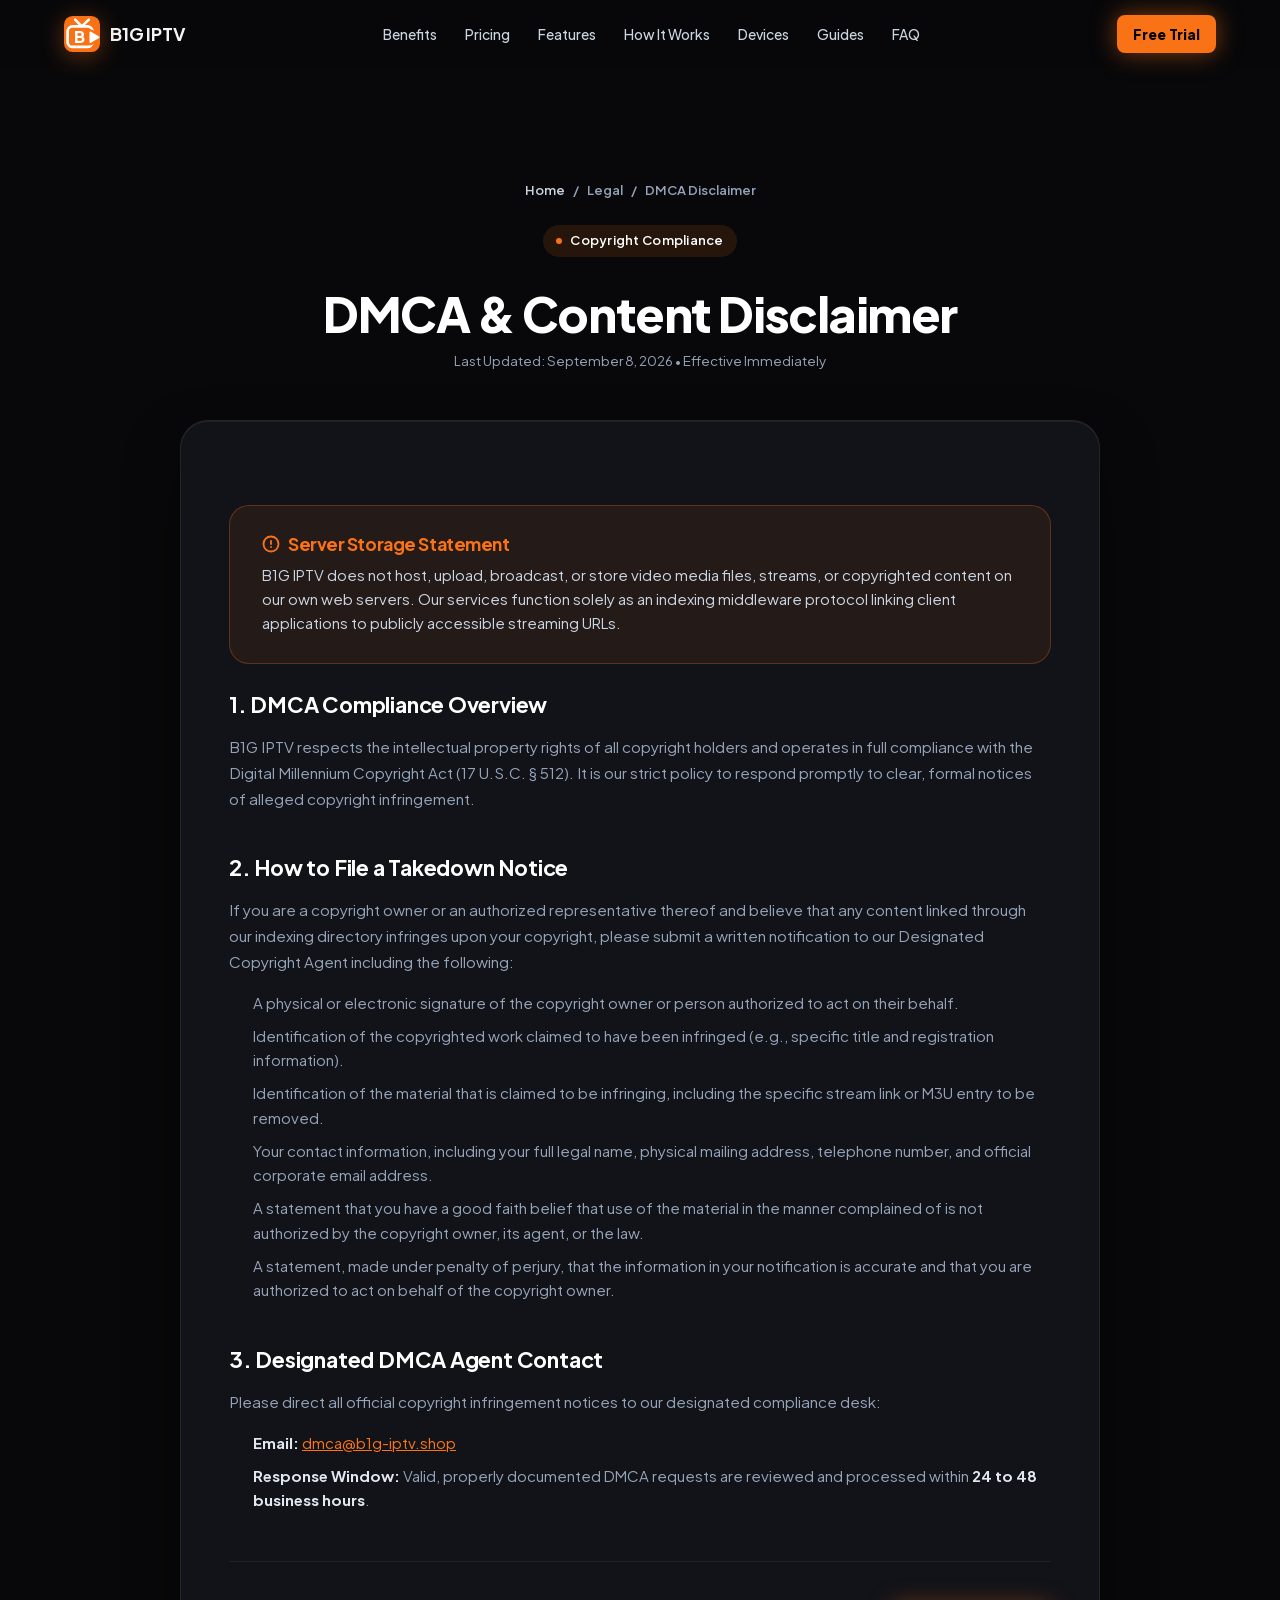
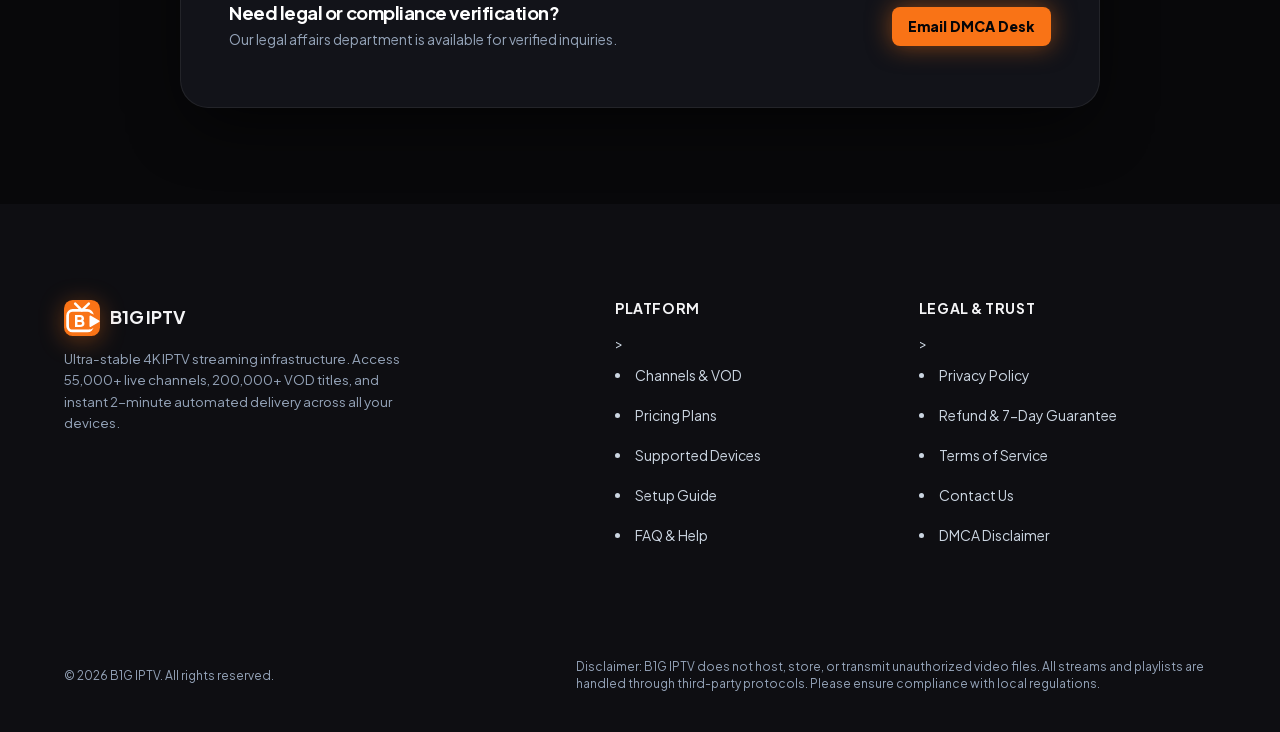
<file: dmca.html>
<!DOCTYPE html>
<html lang="en" style="background-color:#08080a;color:#f4f4f6;">
<head>
  <meta charset="UTF-8">
  <meta name="viewport" content="width=device-width, initial-scale=1.0">
  
  <title>DMCA Copyright Notice &amp; Disclaimer | B1G IPTV</title>
  <meta name="description" content="Copyright notice, intellectual property policies, and designated agent contacts for B1G IPTV.">
  <meta name="robots" content="index, follow">
  <link rel="canonical" href="https://b1g-iptv.shop/dmca.html">
  <meta name="theme-color" content="#08080a">

  <!-- Open Graph -->
  <meta property="og:type" content="article">
  <meta property="og:url" content="https://b1g-iptv.shop/dmca.html">
  <meta property="og:title" content="DMCA Copyright Notice & Disclaimer | B1G IPTV">
  <meta property="og:description" content="Copyright notice, intellectual property policies, and designated agent contacts for B1G IPTV.">

  <!-- Self-Hosted Critical Variable Font loaded via style.min.css with font-display: swap -->

  <!-- Main Stylesheet -->
  <link rel="stylesheet" href="/css/style.min.css?v=22.0">

  <!-- Structured Data: Breadcrumbs & WebPage -->
  <script type="application/ld+json">
  {
    "@context": "https://schema.org",
    "@type": "WebPage",
    "name": "DMCA & Content Disclaimer | B1G IPTV",
    "url": "https://b1g-iptv.shop/dmca.html",
    "description": "B1G IPTV DMCA disclaimer and copyright takedown notice guidelines.",
    "breadcrumb": {
      "@type": "BreadcrumbList",
      "itemListElement": [
        {
          "@type": "ListItem",
          "position": 1,
          "name": "Home",
          "item": "https://b1g-iptv.shop/"
        },
        {
          "@type": "ListItem",
          "position": 2,
          "name": "DMCA Disclaimer",
          "item": "https://b1g-iptv.shop/dmca.html"
        }
      ]
    }
  }
  </script>
    <meta name="google-site-verification" content="AF2Jw_CKGrxSxxNlwIzeQ6UWqBh6blinDn68fEC0U40">

  <!-- Pure SVG Dynamic Brand Favicon & App Icons (Google SEO Compliant) -->
  <link rel="icon" type="image/svg+xml" href="data:image/svg+xml;utf8,%3Csvg%20xmlns%3D%22http%3A%2F%2Fwww.w3.org%2F2000%2Fsvg%22%20viewBox%3D%220%200%20100%20100%22%20width%3D%22100%25%22%20height%3D%22100%25%22%3E%0A%20%20%3Cdefs%3E%0A%20%20%20%20%3ClinearGradient%20id%3D%22tvkixBrandGrad%22%20x1%3D%220%25%22%20y1%3D%220%25%22%20x2%3D%22100%25%22%20y2%3D%22100%25%22%3E%0A%20%20%20%20%20%20%3Cstop%20offset%3D%220%25%22%20stop-color%3D%22%23f97316%22%2F%3E%0A%20%20%20%20%20%20%3Cstop%20offset%3D%22100%25%22%20stop-color%3D%22%23f97316%22%2F%3E%0A%20%20%20%20%3C%2FlinearGradient%3E%0A%20%20%20%20%3Cmask%20id%3D%22tvCutout_ufit82%22%3E%0A%20%20%20%20%20%20%3Crect%20width%3D%22100%22%20height%3D%22100%22%20fill%3D%22%23ffffff%22%2F%3E%0A%20%20%20%20%20%20%3Cpath%20d%3D%22M%2073.5%2046%20L%2096%2059%20L%2073.5%2072%20Z%22%20fill%3D%22%23000000%22%20stroke%3D%22%23000000%22%20stroke-width%3D%2218.5%22%20stroke-linejoin%3D%22round%22%20stroke-linecap%3D%22round%22%2F%3E%0A%20%20%20%20%3C%2Fmask%3E%0A%20%20%3C%2Fdefs%3E%0A%20%20%3Crect%20width%3D%22100%22%20height%3D%22100%22%20rx%3D%2224%22%20fill%3D%22url(%23tvkixBrandGrad)%22%2F%3E%0A%20%20%3Cpath%20d%3D%22M%2031%2010%20L%2049.5%2029%20L%2069%2010%22%20fill%3D%22none%22%20stroke%3D%22%23ffffff%22%20stroke-width%3D%227%22%20stroke-linecap%3D%22round%22%20stroke-linejoin%3D%22round%22%2F%3E%0A%20%20%3Crect%20x%3D%2210%22%20y%3D%2229%22%20width%3D%2269%22%20height%3D%2257%22%20rx%3D%2214%22%20fill%3D%22none%22%20stroke%3D%22%23ffffff%22%20stroke-width%3D%227.5%22%20stroke-linejoin%3D%22round%22%20stroke-linecap%3D%22round%22%20mask%3D%22url(%23tvCutout_ufit82)%22%2F%3E%0A%20%20%3Cpath%20d%3D%22M%2073.5%2046%20L%2096%2059%20L%2073.5%2072%20Z%22%20fill%3D%22%23ffffff%22%20stroke%3D%22%23ffffff%22%20stroke-width%3D%225.5%22%20stroke-linejoin%3D%22round%22%20stroke-linecap%3D%22round%22%2F%3E%0A%20%20%3Ctext%20x%3D%2244%22%20y%3D%2258%22%20font-family%3D%22-apple-system%2C%20BlinkMacSystemFont%2C%20'Plus%20Jakarta%20Sans'%2C%20'Arial%20Black'%2C%20'Montserrat'%2C%20sans-serif%22%20font-size%3D%2244%22%20font-weight%3D%22900%22%20fill%3D%22%23ffffff%22%20text-anchor%3D%22middle%22%20dominant-baseline%3D%22central%22%3EB%3C%2Ftext%3E%0A%3C%2Fsvg%3E">
  <link rel="alternate icon" type="image/svg+xml" href="/assets/favicon.svg">
  <link rel="apple-touch-icon" href="data:image/svg+xml;utf8,%3Csvg%20xmlns%3D%22http%3A%2F%2Fwww.w3.org%2F2000%2Fsvg%22%20viewBox%3D%220%200%20100%20100%22%20width%3D%22100%25%22%20height%3D%22100%25%22%3E%0A%20%20%3Cdefs%3E%0A%20%20%20%20%3ClinearGradient%20id%3D%22tvkixBrandGrad%22%20x1%3D%220%25%22%20y1%3D%220%25%22%20x2%3D%22100%25%22%20y2%3D%22100%25%22%3E%0A%20%20%20%20%20%20%3Cstop%20offset%3D%220%25%22%20stop-color%3D%22%23f97316%22%2F%3E%0A%20%20%20%20%20%20%3Cstop%20offset%3D%22100%25%22%20stop-color%3D%22%23f97316%22%2F%3E%0A%20%20%20%20%3C%2FlinearGradient%3E%0A%20%20%20%20%3Cmask%20id%3D%22tvCutout_ufit82%22%3E%0A%20%20%20%20%20%20%3Crect%20width%3D%22100%22%20height%3D%22100%22%20fill%3D%22%23ffffff%22%2F%3E%0A%20%20%20%20%20%20%3Cpath%20d%3D%22M%2073.5%2046%20L%2096%2059%20L%2073.5%2072%20Z%22%20fill%3D%22%23000000%22%20stroke%3D%22%23000000%22%20stroke-width%3D%2218.5%22%20stroke-linejoin%3D%22round%22%20stroke-linecap%3D%22round%22%2F%3E%0A%20%20%20%20%3C%2Fmask%3E%0A%20%20%3C%2Fdefs%3E%0A%20%20%3Crect%20width%3D%22100%22%20height%3D%22100%22%20rx%3D%2224%22%20fill%3D%22url(%23tvkixBrandGrad)%22%2F%3E%0A%20%20%3Cpath%20d%3D%22M%2031%2010%20L%2049.5%2029%20L%2069%2010%22%20fill%3D%22none%22%20stroke%3D%22%23ffffff%22%20stroke-width%3D%227%22%20stroke-linecap%3D%22round%22%20stroke-linejoin%3D%22round%22%2F%3E%0A%20%20%3Crect%20x%3D%2210%22%20y%3D%2229%22%20width%3D%2269%22%20height%3D%2257%22%20rx%3D%2214%22%20fill%3D%22none%22%20stroke%3D%22%23ffffff%22%20stroke-width%3D%227.5%22%20stroke-linejoin%3D%22round%22%20stroke-linecap%3D%22round%22%20mask%3D%22url(%23tvCutout_ufit82)%22%2F%3E%0A%20%20%3Cpath%20d%3D%22M%2073.5%2046%20L%2096%2059%20L%2073.5%2072%20Z%22%20fill%3D%22%23ffffff%22%20stroke%3D%22%23ffffff%22%20stroke-width%3D%225.5%22%20stroke-linejoin%3D%22round%22%20stroke-linecap%3D%22round%22%2F%3E%0A%20%20%3Ctext%20x%3D%2244%22%20y%3D%2258%22%20font-family%3D%22-apple-system%2C%20BlinkMacSystemFont%2C%20'Plus%20Jakarta%20Sans'%2C%20'Arial%20Black'%2C%20'Montserrat'%2C%20sans-serif%22%20font-size%3D%2244%22%20font-weight%3D%22900%22%20fill%3D%22%23ffffff%22%20text-anchor%3D%22middle%22%20dominant-baseline%3D%22central%22%3EB%3C%2Ftext%3E%0A%3C%2Fsvg%3E">
  <link rel="manifest" href="site.webmanifest">

    <style id="site-dynamic-theme">
        
        :root {
            --accent: #f97316 !important;
            --accent-hover: #f97316 !important;
            --accent-text: #ffffff !important;
            --accent-light: rgba(249, 115, 22, 0.12) !important;
            --primary: #f97316 !important;
            --primary-glow: rgba(249, 115, 22, 0.44) !important;
            --brand-r: 249;
            --brand-g: 115;
            --brand-b: 22;
            font-family: 'Plus Jakarta Sans', -apple-system, sans-serif !important;
        }
        /* Header & Logo Pure SVG Mark */
        .logo-icon {
            width: 36px !important;
            height: 36px !important;
            background: transparent !important;
            border: none !important;
            padding: 0 !important;
            display: inline-flex !important;
            align-items: center !important;
            justify-content: center !important;
            box-shadow: none !important;
            filter: drop-shadow(0 4px 12px rgba(249, 115, 22, 0.38)) !important;
            transition: transform 0.2s ease, filter 0.2s ease !important;
            flex-shrink: 0 !important;
        }
        .brand-logo:hover .logo-icon {
            transform: scale(1.06) !important;
            filter: drop-shadow(0 6px 18px rgba(249, 115, 22, 0.6)) !important;
        }
        .logo-icon svg {
            width: 100% !important;
            height: 100% !important;
            display: block !important;
        }
        .brand-accent, .accent-mark { color: #f97316 !important; }

        /* Hero Headline & Title Bottom Accent */
        .title-bottom {
            color: #f97316 !important;
            background: linear-gradient(135deg, rgb(252, 178, 127) 0%, #f97316 50%, #f97316 100%) !important;
            -webkit-background-clip: text !important;
            -webkit-text-fill-color: transparent !important;
            background-clip: text !important;
            filter: drop-shadow(0 0 35px rgba(249, 115, 22, 0.55)) !important;
        }

        /* Light Rays Ambient Backdrop */
        .light-ray-left {
            background: linear-gradient(180deg, rgba(249, 115, 22, 0.45) 0%, rgba(249, 115, 22, 0.08) 60%, transparent 100%) !important;
        }
        .light-ray-right {
            background: linear-gradient(180deg, rgba(249, 115, 22, 0.4) 0%, rgba(249, 115, 22, 0.08) 60%, transparent 100%) !important;
        }
        .light-ray-center {
            background: radial-gradient(ellipse at top, rgba(249, 115, 22, 0.22) 0%, rgba(249, 115, 22, 0.05) 50%, transparent 80%) !important;
        }

        /* Hero Badge & Sparks */
        .badge-spark {
            color: #f97316 !important;
            text-shadow: 0 0 10px rgba(249, 115, 22, 0.9), 0 0 20px rgba(249, 115, 22, 0.5) !important;
        }
        .hero-badge-pill {
            border: 1px solid rgba(249, 115, 22, 0.25) !important;
        }

        /* Buttons */
        .btn-pill-primary, .btn-pill-primary span, .btn-pill-primary:link, .btn-pill-primary:visited, .btn-primary { 
            background: #f97316 !important; 
            color: #050507 !important; 
            font-weight: 800 !important; 
            box-shadow: 0 0 25px rgba(249, 115, 22, 0.5) !important; 
        }
        .btn-pill-primary:hover, .btn-primary:hover {
            background: #f97316 !important;
            box-shadow: 0 0 35px rgba(249, 115, 22, 0.75) !important;
        }

        /* Metric Cards */
        .metric-dash { 
            background-color: #f97316 !important; 
            box-shadow: 0 0 8px rgba(249, 115, 22, 0.7) !important; 
        }
        .metric-card:hover {
            border-color: rgba(249, 115, 22, 0.45) !important;
            box-shadow: 0 14px 40px rgba(0,0,0,0.55), 0 0 25px rgba(249, 115, 22, 0.2) !important;
        }
        .metric-icon-art {
            filter: drop-shadow(0 0 10px rgba(249, 115, 22, 0.35)) !important;
        }
        .metric-card:hover .metric-icon-art {
            filter: drop-shadow(0 0 16px rgba(249, 115, 22, 0.65)) !important;
        }
        .metric-icon-art line, .metric-icon-art rect, .metric-icon-art path {
            stroke: #f97316 !important;
        }
        .metric-icon-art text {
            fill: #f97316 !important;
        }

        /* Category Cards Hover */
        .category-card:hover {
            border-color: rgba(249, 115, 22, 0.5) !important;
            box-shadow: 0 12px 30px rgba(0,0,0,0.6), 0 0 20px rgba(249, 115, 22, 0.3) !important;
        }
        .category-card:hover .category-card-label {
            color: #f97316 !important;
        }

        /* Benefits Section */
        .what-we-offer-section::before {
            background: radial-gradient(circle, rgba(249, 115, 22, 0.16) 0%, rgba(249, 115, 22, 0.03) 50%, transparent 70%) !important;
        }
        .benefit-card:hover {
            border-color: rgba(249, 115, 22, 0.4) !important;
            box-shadow: 0 16px 36px -10px rgba(0,0,0,0.6), 0 0 24px rgba(249, 115, 22, 0.18) !important;
        }
        .benefit-icon-wrapper, .benefit-icon-wrapper svg {
            color: #f97316 !important;
        }
        .benefit-icon-glow {
            background: radial-gradient(circle, rgba(249, 115, 22, 0.55) 0%, rgba(249, 115, 22, 0.18) 50%, transparent 75%) !important;
        }

        /* Features Showcase */
        .feature-badge-tag {
            color: #f97316 !important;
        }
        .feature-check-icon, .feature-check-icon svg {
            color: #f97316 !important;
        }
        .feature-media-ambient {
            background: radial-gradient(circle, rgba(249, 115, 22, 0.22) 0%, rgba(249, 115, 22, 0.04) 60%, transparent 80%) !important;
        }
        .feature-mockup-img:hover {
            filter: drop-shadow(0 28px 42px rgba(0,0,0,0.8)) drop-shadow(0 0 25px rgba(249, 115, 22, 0.35)) !important;
        }

        /* Journey Banner */
        .journey-banner {
            background: linear-gradient(135deg, #f97316 0%, #f97316 100%) !important;
            box-shadow: 0 15px 45px rgba(249, 115, 22, 0.3) !important;
        }
        .mockup-submit-btn, .mockup-download-btn {
            background: #f97316 !important;
        }
        .mockup-play-center {
            border-color: #f97316 !important;
            color: #f97316 !important;
            background-color: rgba(249, 115, 22, 0.1) !important;
        }

        /* Pricing Plans */
        .price-plan-card.is-featured {
            border: 2px solid #f97316 !important;
            box-shadow: 0 0 40px rgba(249, 115, 22, 0.22) !important;
        }
        .plan-badge-top {
            background: #f97316 !important;
            color: #050507 !important;
            box-shadow: 0 4px 14px rgba(249, 115, 22, 0.4) !important;
        }
        .plan-card-subtitle.featured-subtitle, .plan-card-amount.featured-amount {
            color: #f97316 !important;
        }
        .plan-savings-pill {
            background-color: rgba(249, 115, 22, 0.12) !important;
            border: 1px solid rgba(249, 115, 22, 0.3) !important;
            color: #f97316 !important;
        }
        .plan-card-feature .check-icon {
            color: #f97316 !important;
        }
        .plan-card-btn.solid-featured-btn {
            background: #f97316 !important;
            border-color: #f97316 !important;
            color: #050507 !important;
            box-shadow: 0 4px 18px rgba(249, 115, 22, 0.35) !important;
        }
        .trust-item svg {
            color: #f97316 !important;
        }

        /* Devices Section */
        .device-card:hover {
            border-color: rgba(249, 115, 22, 0.45) !important;
            box-shadow: 0 16px 36px -10px rgba(0,0,0,0.65), 0 0 24px rgba(249, 115, 22, 0.18) !important;
        }
        .device-icon-wrapper, .device-icon-wrapper svg {
            color: #f97316 !important;
            stroke: #f97316 !important;
        }
        .device-icon-glow {
            background: radial-gradient(circle, rgba(249, 115, 22, 0.55) 0%, rgba(249, 115, 22, 0.18) 50%, transparent 75%) !important;
        }
        .device-card:hover .device-micro-tag {
            color: #f97316 !important;
            background: rgba(249, 115, 22, 0.12) !important;
            border-color: rgba(249, 115, 22, 0.3) !important;
        }

        /* FAQ */
        .faq-item[open] {
            border-color: rgba(249, 115, 22, 0.35) !important;
        }
        .faq-item[open] .faq-chevron {
            color: #f97316 !important;
        }
        .faq-answer a {
            color: #f97316 !important;
        }

        /* Final CTA Banner */
        .cta-banner {
            border-top: 1px solid rgba(249, 115, 22, 0.55) !important;
        }
        .cta-banner::before {
            background: radial-gradient(circle, rgba(249, 115, 22, 0.26) 0%, rgba(249, 115, 22, 0.05) 50%, transparent 75%) !important;
        }
        .cta-pill-tag {
            color: #f97316 !important;
            background: rgba(249, 115, 22, 0.1) !important;
            border: 1px solid rgba(249, 115, 22, 0.3) !important;
        }
        .cta-pill-tag .dot {
            background: #f97316 !important;
            box-shadow: 0 0 8px #f97316 !important;
        }
        .cta-main-btn {
            background: linear-gradient(135deg, #f97316 0%, #f97316 100%) !important;
            color: #050507 !important;
            box-shadow: 0 12px 28px -4px rgba(249, 115, 22, 0.5), inset 0 1px 0 rgba(255,255,255,0.3) !important;
        }
        .cta-main-btn:hover {
            box-shadow: 0 18px 38px -4px rgba(249, 115, 22, 0.75) !important;
        }
        .cta-trust-badge svg {
            stroke: #f97316 !important;
        }

        /* Footer & Subpages */
        .footer-link:hover { color: #f97316 !important; }
        .policy-breadcrumbs a:hover { color: #f97316 !important; }
        .policy-highlight {
            background: rgba(249, 115, 22, 0.08) !important;
            border: 1px solid rgba(249, 115, 22, 0.28) !important;
        }
        .policy-highlight h3 { color: #f97316 !important; }
        .contact-channel-item:hover {
            border-color: rgba(249, 115, 22, 0.4) !important;
        }
        .contact-channel-icon {
            background: rgba(249, 115, 22, 0.12) !important;
            border: 1px solid rgba(249, 115, 22, 0.3) !important;
            color: #f97316 !important;
        }
        .contact-channel-link, .contact-channel-link:hover { color: #f97316 !important; }
        .form-input:focus, .form-select:focus, .form-textarea:focus {
            border-color: #f97316 !important;
            box-shadow: 0 0 0 3px rgba(249, 115, 22, 0.2) !important;
        }
        :focus-visible {
            outline: 2px solid #f97316 !important;
        }
        :root { --accent: #f97316; }
    </style>
    
</head>
<body style="background-color:#08080a;">

  <!-- =========================================================================
       HEADER
       ========================================================================= -->
  <header class="site-header">
    <div class="container header-container">
      <a href="index.html" class="brand-logo" aria-label="B1G IPTV Homepage">
        <span class="logo-icon" aria-hidden="true"><svg xmlns="http://www.w3.org/2000/svg" viewBox="0 0 100 100" width="100%" height="100%">
  <defs>
    <linearGradient id="tvkixBrandGrad" x1="0%" y1="0%" x2="100%" y2="100%">
      <stop offset="0%" stop-color="#f97316"/>
      <stop offset="100%" stop-color="#f97316"/>
    </linearGradient>
    <mask id="tvCutout_multzb">
      <rect width="100" height="100" fill="#ffffff"/>
      <path d="M 73.5 46 L 96 59 L 73.5 72 Z" fill="#000000" stroke="#000000" stroke-width="18.5" stroke-linejoin="round" stroke-linecap="round"/>
    </mask>
  </defs>
  <rect width="100" height="100" rx="24" fill="url(#tvkixBrandGrad)"/>
  <path d="M 31 10 L 49.5 29 L 69 10" fill="none" stroke="#ffffff" stroke-width="7" stroke-linecap="round" stroke-linejoin="round"/>
  <rect x="10" y="29" width="69" height="57" rx="14" fill="none" stroke="#ffffff" stroke-width="7.5" stroke-linejoin="round" stroke-linecap="round" mask="url(#tvCutout_multzb)"/>
  <path d="M 73.5 46 L 96 59 L 73.5 72 Z" fill="#ffffff" stroke="#ffffff" stroke-width="5.5" stroke-linejoin="round" stroke-linecap="round"/>
  <text x="44" y="58" font-family="-apple-system, BlinkMacSystemFont, 'Plus Jakarta Sans', 'Arial Black', 'Montserrat', sans-serif" font-size="44" font-weight="900" fill="#ffffff" text-anchor="middle" dominant-baseline="central">B</text>
</svg></span>
        <span>B1G IPTV</span>
      </a>

      <nav class="nav-menu" aria-label="Main Navigation">
        <a href="index.html#benefits" class="nav-link">Benefits</a>
        <a href="index.html#pricing" class="nav-link">Pricing</a>
        <a href="index.html#features" class="nav-link">Features</a>
        <a href="index.html#how-it-works" class="nav-link">How It Works</a>
        <a href="index.html#compatibility" class="nav-link">Devices</a>
        <a href="guides.html" class="nav-link">Guides</a>
        <a href="index.html#faq" class="nav-link">FAQ</a>
      </nav>

      <div class="header-actions">
        <a href="/trial" rel="nofollow noopener noreferrer" class="btn btn-primary btn-sm">Free Trial</a>
      </div>
    </div>
  </header>

  <!-- =========================================================================
       PAGE CONTENT
       ========================================================================= -->
  <main class="policy-page-wrapper">
    <div class="container">
      <div class="policy-header">
        <div class="policy-breadcrumbs">
          <a href="index.html">Home</a>
          <span>/</span>
          <span>Legal</span>
          <span>/</span>
          <span>DMCA Disclaimer</span>
        </div>
        <div class="pill-badge">
          <span class="dot" aria-hidden="true"></span>
          <span>Copyright Compliance</span>
        </div>
        <h1>DMCA &amp; Content Disclaimer</h1>
        <div class="policy-last-updated">Last Updated: September 8, 2026 &bull; Effective Immediately</div>
      </div>

      <div class="policy-card">
        <div class="policy-highlight">
          <h3>
            <svg width="18" height="18" viewBox="0 0 24 24" fill="none" stroke="currentColor" stroke-width="2.5" stroke-linecap="round" stroke-linejoin="round" aria-hidden="true"><circle cx="12" cy="12" r="10"></circle><line x1="12" y1="8" x2="12" y2="12"></line><line x1="12" y1="16" x2="12.01" y2="16"></line></svg>
            Server Storage Statement
          </h3>
          <p>
            B1G IPTV does not host, upload, broadcast, or store video media files, streams, or copyrighted content on our own web servers. Our services function solely as an indexing middleware protocol linking client applications to publicly accessible streaming URLs.
          </p>
        </div>

        <section class="policy-section">
          <h2>1. DMCA Compliance Overview</h2>
          <p>
            B1G IPTV respects the intellectual property rights of all copyright holders and operates in full compliance with the Digital Millennium Copyright Act (17 U.S.C. &sect; 512). It is our strict policy to respond promptly to clear, formal notices of alleged copyright infringement.
          </p>
        </section>

        <section class="policy-section">
          <h2>2. How to File a Takedown Notice</h2>
          <p>
            If you are a copyright owner or an authorized representative thereof and believe that any content linked through our indexing directory infringes upon your copyright, please submit a written notification to our Designated Copyright Agent including the following:
          </p>
          <ul>
            <li>A physical or electronic signature of the copyright owner or person authorized to act on their behalf.</li>
            <li>Identification of the copyrighted work claimed to have been infringed (e.g., specific title and registration information).</li>
            <li>Identification of the material that is claimed to be infringing, including the specific stream link or M3U entry to be removed.</li>
            <li>Your contact information, including your full legal name, physical mailing address, telephone number, and official corporate email address.</li>
            <li>A statement that you have a good faith belief that use of the material in the manner complained of is not authorized by the copyright owner, its agent, or the law.</li>
            <li>A statement, made under penalty of perjury, that the information in your notification is accurate and that you are authorized to act on behalf of the copyright owner.</li>
          </ul>
        </section>

        <section class="policy-section">
          <h2>3. Designated DMCA Agent Contact</h2>
          <p>
            Please direct all official copyright infringement notices to our designated compliance desk:
          </p>
          <ul>
            <li><strong>Email:</strong> <a href="mailto:dmca@b1g-iptv.shop" style="color: var(--accent); text-decoration: underline;">dmca@b1g-iptv.shop</a></li>
            <li><strong>Response Window:</strong> Valid, properly documented DMCA requests are reviewed and processed within <strong>24 to 48 business hours</strong>.</li>
          </ul>
        </section>

        <div class="policy-cta-box">
          <div>
            <h3>Need legal or compliance verification?</h3>
            <p>Our legal affairs department is available for verified inquiries.</p>
          </div>
          <a href="mailto:dmca@b1g-iptv.shop" class="btn btn-primary btn-sm">Email DMCA Desk</a>
        </div>
      </div>
    </div>
  </main>

  <!-- =========================================================================
       FOOTER
       ========================================================================= -->
  <footer class="site-footer">
    <div class="container">
      <div class="footer-grid">
        <!-- Brand & Mission -->
        <div class="footer-brand">
          <a href="index.html" class="brand-logo" aria-label="B1G IPTV Homepage">
            <span class="logo-icon" aria-hidden="true"><svg xmlns="http://www.w3.org/2000/svg" viewBox="0 0 100 100" width="100%" height="100%">
  <defs>
    <linearGradient id="tvkixBrandGrad" x1="0%" y1="0%" x2="100%" y2="100%">
      <stop offset="0%" stop-color="#f97316"/>
      <stop offset="100%" stop-color="#f97316"/>
    </linearGradient>
    <mask id="tvCutout_multzb">
      <rect width="100" height="100" fill="#ffffff"/>
      <path d="M 73.5 46 L 96 59 L 73.5 72 Z" fill="#000000" stroke="#000000" stroke-width="18.5" stroke-linejoin="round" stroke-linecap="round"/>
    </mask>
  </defs>
  <rect width="100" height="100" rx="24" fill="url(#tvkixBrandGrad)"/>
  <path d="M 31 10 L 49.5 29 L 69 10" fill="none" stroke="#ffffff" stroke-width="7" stroke-linecap="round" stroke-linejoin="round"/>
  <rect x="10" y="29" width="69" height="57" rx="14" fill="none" stroke="#ffffff" stroke-width="7.5" stroke-linejoin="round" stroke-linecap="round" mask="url(#tvCutout_multzb)"/>
  <path d="M 73.5 46 L 96 59 L 73.5 72 Z" fill="#ffffff" stroke="#ffffff" stroke-width="5.5" stroke-linejoin="round" stroke-linecap="round"/>
  <text x="44" y="58" font-family="-apple-system, BlinkMacSystemFont, 'Plus Jakarta Sans', 'Arial Black', 'Montserrat', sans-serif" font-size="44" font-weight="900" fill="#ffffff" text-anchor="middle" dominant-baseline="central">B</text>
</svg></span>
            <span>B1G IPTV</span>
          </a>
          <p>
            Ultra-stable 4K IPTV streaming infrastructure. Access 55,000+ live channels, 200,000+ VOD titles, and instant 2-minute automated delivery across all your devices.
          </p>
        </div>

        <!-- Platform Navigation -->
        <div>
          <h3 class="footer-col-title">Platform</h3>>
            <li><a href="index.html#features" class="footer-link">Channels &amp; VOD</a></li>
            <li><a href="index.html#pricing" class="footer-link">Pricing Plans</a></li>
            <li><a href="index.html#compatibility" class="footer-link">Supported Devices</a></li>
            <li><a href="index.html#how-it-works" class="footer-link">Setup Guide</a></li>
            <li><a href="index.html#faq" class="footer-link">FAQ &amp; Help</a></li>
          </ul>
        </div>

        <!-- Essential Legal & Support Pages (Google SEO) -->
        <div>
          <h3 class="footer-col-title">Legal &amp; Trust</h3>>
            <li><a href="privacy-policy.html" class="footer-link">Privacy Policy</a></li>
            <li><a href="refund-policy.html" class="footer-link">Refund &amp; 7-Day Guarantee</a></li>
            <li><a href="terms.html" class="footer-link">Terms of Service</a></li>
            <li><a href="contact.html" class="footer-link">Contact Us</a></li>
            <li><a href="dmca.html" class="footer-link">DMCA Disclaimer</a></li>
          </ul>
        </div>
      </div>

      <div class="footer-bottom">
        <div>&copy; 2026 B1G IPTV. All rights reserved.</div>
        <div class="footer-disclaimer">
          Disclaimer: B1G IPTV does not host, store, or transmit unauthorized video files. All streams and playlists are handled through third-party protocols. Please ensure compliance with local regulations.
        </div>
      </div>
    </div>
  </footer>


    <!-- SATELLITE ON-SITE MODAL POPUP SYSTEM (Trial & Pay) -->
    <div id="sat-modal-overlay" class="sat-modal-overlay" aria-hidden="true" role="dialog" aria-modal="true">
        <div class="sat-modal-backdrop" onclick="closeSiteModal()"></div>
        <div class="sat-modal-container" role="document">
            
            <!-- Modal Header -->
            <div class="sat-modal-header">
                <div class="sat-tab-switch">
                    <button type="button" class="sat-tab-btn active" id="sat-tab-trial" onclick="switchSiteModalTab('trial')">
                        <span class="sat-tab-dot"></span>
                        <span>Free Trial</span>
                    </button>
                    <button type="button" class="sat-tab-btn" id="sat-tab-order" onclick="switchSiteModalTab('order')">
                        <svg width="15" height="15" viewBox="0 0 24 24" fill="none" stroke="currentColor" stroke-width="2" stroke-linecap="round" stroke-linejoin="round" style="margin-right:6px;"><rect x="2" y="5" width="20" height="14" rx="2"/><line x1="2" y1="10" x2="22" y2="10"/></svg>
                        <span>Plans</span>
                    </button>
                </div>
                <button type="button" class="sat-modal-close" onclick="closeSiteModal()" aria-label="Close modal">
                    <svg width="14" height="14" viewBox="0 0 24 24" fill="none" stroke="currentColor" stroke-width="2.5" stroke-linecap="round" stroke-linejoin="round"><line x1="18" y1="6" x2="6" y2="18"></line><line x1="6" y1="6" x2="18" y2="18"></line></svg>
                </button>
            </div>

            <!-- VIEW 1: FREE TRIAL -->
            <div id="sat-view-trial" class="sat-modal-view active">
                <h2 class="sat-trial-intro">Get your free 24H trial</h2>

                <!-- WhatsApp One-Click Activation (Reference UI) -->
                <a href="https://api.whatsapp.com/send?phone=19145205753&text=Hi!%20I%20would%20like%20to%20activate%20a%2024H%20free%20trial%20for%20B1G%20IPTV"
                   target="_blank" rel="noopener noreferrer" class="sat-btn-wa-activate">
                    <span class="sat-wa-btn-left">
                        <span class="sat-wa-btn-circle">
                            <svg width="19" height="19" viewBox="0 0 24 24" fill="currentColor">
                                <path d="M17.472 14.382c-.297-.149-1.758-.867-2.03-.967-.273-.099-.471-.148-.67.15-.197.297-.767.966-.94 1.164-.173.199-.347.223-.644.075-.297-.15-1.255-.463-2.39-1.475-.883-.788-1.48-1.761-1.653-2.059-.173-.297-.018-.458.13-.606.134-.133.298-.347.446-.52.149-.174.198-.298.298-.497.099-.198.05-.371-.025-.52-.075-.149-.669-1.612-.916-2.207-.242-.579-.487-.5-.669-.51-.173-.008-.371-.01-.57-.01-.198 0-.52.074-.792.372-.272.297-1.04 1.016-1.04 2.479 0 1.462 1.065 2.875 1.213 3.074.149.198 2.096 3.2 5.077 4.487.709.306 1.262.489 1.694.625.712.227 1.36.195 1.871.118.571-.085 1.758-.719 2.006-1.413.248-.694.248-1.289.173-1.413-.074-.124-.272-.198-.57-.347m-5.421 7.403h-.004a9.87 9.87 0 01-5.031-1.378l-.361-.214-3.741.982.998-3.648-.235-.374a9.86 9.86 0 01-1.51-5.26c.001-5.45 4.436-9.884 9.888-9.884 2.64 0 5.122 1.03 6.988 2.898a9.825 9.825 0 012.893 6.994c-.003 5.45-4.437 9.884-9.885 9.884m8.413-18.297A11.815 11.815 0 0012.05 0C5.495 0 .16 5.335.157 11.892c0 2.096.547 4.142 1.588 5.945L.057 24l6.305-1.654a11.882 11.882 0 005.683 1.448h.005c6.554 0 11.89-5.335 11.893-11.893a11.821 11.821 0 00-3.48-8.413z"/>
                            </svg>
                        </span>
                        <span class="sat-wa-btn-text">Activate via WhatsApp</span>
                    </span>
                    <svg class="sat-wa-btn-arrow" width="18" height="18" viewBox="0 0 24 24" fill="none" stroke="currentColor" stroke-width="2.5" stroke-linecap="round" stroke-linejoin="round">
                        <line x1="5" y1="12" x2="19" y2="12"></line>
                        <polyline points="12 5 19 12 12 19"></polyline>
                    </svg>
                </a>

                <!-- Divider: or request your 24H trial -->
                <div class="sat-trial-divider">
                    <span>or request your 24H trial</span>
                </div>

                <form id="sat-trial-form" onsubmit="submitSiteTrial(event)">
                    <!-- Row: Full Name & Email Address -->
                    <div class="sat-input-row">
                        <div class="sat-field-box">
                            <svg class="sat-field-icon" viewBox="0 0 24 24" fill="none" stroke="currentColor" stroke-width="2" stroke-linecap="round" stroke-linejoin="round">
                                <path d="M20 21v-2a4 4 0 0 0-4-4H8a4 4 0 0 0-4 4v2"></path>
                                <circle cx="12" cy="7" r="4"></circle>
                            </svg>
                            <input type="text" id="sat-trial-name" class="sat-field-input" placeholder="Full Name" autocomplete="name">
                        </div>
                        <div class="sat-field-box">
                            <svg class="sat-field-icon" viewBox="0 0 24 24" fill="none" stroke="currentColor" stroke-width="2" stroke-linecap="round" stroke-linejoin="round">
                                <rect width="20" height="16" x="2" y="4" rx="2"></rect>
                                <path d="m22 7-8.97 5.7a1.94 1.94 0 0 1-2.06 0L2 7"></path>
                            </svg>
                            <input type="email" id="sat-trial-email" class="sat-field-input" placeholder="Email Address" required autocomplete="email">
                        </div>
                    </div>

                    <!-- Select Package -->
                    <div class="sat-package-section">
                        <div class="sat-package-label">
                            <svg viewBox="0 0 24 24" fill="none" stroke="#10b981" stroke-width="2" stroke-linecap="round" stroke-linejoin="round">
                                <circle cx="12" cy="12" r="10"></circle>
                                <line x1="2" y1="12" x2="22" y2="12"></line>
                                <path d="M12 2a15.3 15.3 0 0 1 4 10 15.3 15.3 0 0 1-4 10 15.3 15.3 0 0 1-4-10 15.3 15.3 0 0 1 4-10z"></path>
                            </svg>
                            <span>Select Package</span>
                        </div>
                        <div class="sat-package-grid">
                            <button type="button" class="sat-pkg-btn is-active" id="sat-pkg-worldwide" data-pkg="Worldwide" onclick="selectSitePackage('Worldwide')">Worldwide</button>
                            <button type="button" class="sat-pkg-btn" id="sat-pkg-english" data-pkg="English" onclick="selectSitePackage('English')">English</button>
                            <button type="button" class="sat-pkg-btn" id="sat-pkg-europe" data-pkg="Europe" onclick="selectSitePackage('Europe')">Europe</button>
                        </div>
                        <input type="hidden" id="sat-selected-pkg" value="Worldwide">
                    </div>

                    <!-- Preferred Device (Optional) -->
                    <div class="sat-form-group">
                        <label class="sat-label-sub" for="sat-trial-device">Preferred Device <span class="sat-opt">(Optional)</span></label>
                        <div class="sat-field-box sat-select-box">
                            <svg class="sat-field-icon" viewBox="0 0 24 24" fill="none" stroke="currentColor" stroke-width="2" stroke-linecap="round" stroke-linejoin="round">
                                <rect width="20" height="15" x="2" y="3" rx="2"></rect>
                                <polyline points="17 21 12 18 7 21"></polyline>
                            </svg>
                            <select id="sat-trial-device" class="sat-field-select">
                                <option value="Firestick / Fire TV">Firestick / Fire TV</option>
                                <option value="Android TV / Box / Google TV">Android TV / Google TV</option>
                                <option value="Smart TV (Samsung / LG)">Smart TV (Samsung / LG)</option>
                                <option value="Apple TV / iOS">Apple TV / iOS</option>
                                <option value="Windows PC / Mac">Windows PC / Mac</option>
                                <option value="MAG Box / Formuler">MAG Box / Formuler</option>
                                <option value="Other / General M3U">Other / General M3U</option>
                            </select>
                            <svg class="sat-select-chevron" viewBox="0 0 24 24" fill="none" stroke="currentColor" stroke-width="2.5" stroke-linecap="round" stroke-linejoin="round">
                                <polyline points="6 9 12 15 18 9"></polyline>
                            </svg>
                        </div>
                    </div>

                    <!-- Additional Information (Optional) -->
                    <div class="sat-form-group">
                        <label class="sat-label-sub" for="sat-trial-note">Additional Information <span class="sat-opt">(Optional)</span></label>
                        <div class="sat-field-box">
                            <svg class="sat-field-icon" viewBox="0 0 24 24" fill="none" stroke="currentColor" stroke-width="2" stroke-linecap="round" stroke-linejoin="round">
                                <path d="M14 2H6a2 2 0 0 0-2 2v16a2 2 0 0 0 2 2h12a2 2 0 0 0 2-2V8z"></path>
                                <polyline points="14 2 14 8 20 8"></polyline>
                                <line x1="16" y1="13" x2="8" y2="13"></line>
                                <line x1="16" y1="17" x2="8" y2="17"></line>
                            </svg>
                            <input type="text" id="sat-trial-note" class="sat-field-input" placeholder="No adult, specific country, device, or note...">
                        </div>
                    </div>

                    <div id="sat-trial-error" class="sat-alert-error" style="display:none;"></div>

                    <!-- Submit Button -->
                    <button type="submit" id="sat-trial-submit-btn" class="sat-btn-main">
                        <span class="sat-btn-text">Request 24H Trial &rarr;</span>
                        <span class="sat-spinner" style="display:none;"></span>
                    </button>
                </form>

                <!-- Minimalist Clean 3-Column Trust Grid (Trial) -->
                <div class="sat-trial-trust-grid">
                    <div class="sat-trial-trust-item">
                        <svg class="sat-trial-trust-icon" viewBox="0 0 24 24" fill="none" stroke="#10b981" stroke-width="2.2" stroke-linecap="round" stroke-linejoin="round">
                            <circle cx="12" cy="12" r="10"></circle>
                            <polyline points="12 6 12 12 16 14"></polyline>
                        </svg>
                        <div class="sat-trial-trust-text">
                            <span class="sat-trial-trust-title">24H Free Trial</span>
                            <span class="sat-trial-trust-desc">No credit card required</span>
                        </div>
                    </div>
                    <div class="sat-trial-trust-item">
                        <svg class="sat-trial-trust-icon" viewBox="0 0 24 24" fill="none" stroke="#10b981" stroke-width="2.2" stroke-linecap="round" stroke-linejoin="round">
                            <polygon points="12 2 15.09 8.26 22 9.27 17 14.14 18.18 21.02 12 17.77 5.82 21.02 7 14.14 2 9.27 8.91 8.26 12 2"></polygon>
                        </svg>
                        <div class="sat-trial-trust-text">
                            <span class="sat-trial-trust-title">Premium Streaming</span>
                            <span class="sat-trial-trust-desc">4K &amp; 8K quality</span>
                        </div>
                    </div>
                    <div class="sat-trial-trust-item">
                        <svg class="sat-trial-trust-icon" viewBox="0 0 24 24" fill="none" stroke="#10b981" stroke-width="2.2" stroke-linecap="round" stroke-linejoin="round">
                            <polyline points="20 6 9 17 4 12"></polyline>
                        </svg>
                        <div class="sat-trial-trust-text">
                            <span class="sat-trial-trust-title">Easy &amp; Flexible</span>
                            <span class="sat-trial-trust-desc">No hidden fees</span>
                        </div>
                    </div>
                </div>

                <!-- Trial Success State -->
                <div id="sat-trial-success" class="sat-success-view" style="display:none;">
                    <div class="sat-success-icon-wrap">
                        <svg width="36" height="36" viewBox="0 0 24 24" fill="none" stroke="#10b981" stroke-width="2.5" stroke-linecap="round" stroke-linejoin="round"><polyline points="20 6 9 17 4 12"/></svg>
                    </div>
                    <h4>Trial Request Received!</h4>
                    <p>Your free 24-hour IPTV access for <strong>B1G IPTV</strong> is being prepared. We have dispatched your playlist credentials and setup tutorial to:</p>
                    <div class="sat-confirmed-email" id="sat-confirmed-email"></div>

                    <div class="sat-notice-box">
                        <div class="sat-notice-title">Check Inbox &amp; Junk Folder</div>
                        <p>Please check both your primary inbox and junk/spam folder. If you do not receive the email within a few minutes, reach out to us on WhatsApp.</p>
                    </div>

                    <div class="sat-order-help-actions" style="margin-bottom:14px;">
                        <a href="mailto:b1giptv@tvkix.com?subject=Free%20Trial%20Support%20-%20B1G%20IPTV"
                           class="sat-order-help-btn sat-btn-email" title="b1giptv@tvkix.com">
                            <svg width="16" height="16" viewBox="0 0 24 24" fill="none" stroke="currentColor" stroke-width="2" stroke-linecap="round" stroke-linejoin="round">
                                <rect width="20" height="16" x="2" y="4" rx="2"></rect>
                                <path d="m22 7-8.97 5.7a1.94 1.94 0 0 1-2.06 0L2 7"></path>
                            </svg>
                            <span>Email Support</span>
                        </a>
                        <a href="https://api.whatsapp.com/send?phone=19145205753&text=Hi!%20I%20requested%20a%20free%20trial%20on%20B1G%20IPTV%20and%20haven't%20received%20the%20email%20yet."
                           target="_blank" rel="noopener noreferrer" class="sat-order-help-btn sat-btn-wa">
                            <svg width="16" height="16" viewBox="0 0 24 24" fill="currentColor">
                                <path d="M17.472 14.382c-.297-.149-1.758-.867-2.03-.967-.273-.099-.471-.148-.67.15-.197.297-.767.966-.94 1.164-.173.199-.347.223-.644.075-.297-.15-1.255-.463-2.39-1.475-.883-.788-1.48-1.761-1.653-2.059-.173-.297-.018-.458.13-.606.134-.133.298-.347.446-.52.149-.174.198-.298.298-.497.099-.198.05-.371-.025-.52-.075-.149-.669-1.612-.916-2.207-.242-.579-.487-.5-.669-.51-.173-.008-.371-.01-.57-.01-.198 0-.52.074-.792.372-.272.297-1.04 1.016-1.04 2.479 0 1.462 1.065 2.875 1.213 3.074.149.198 2.096 3.2 5.077 4.487.709.306 1.262.489 1.694.625.712.227 1.36.195 1.871.118.571-.085 1.758-.719 2.006-1.413.248-.694.248-1.289.173-1.413-.074-.124-.272-.198-.57-.347m-5.421 7.403h-.004a9.87 9.87 0 01-5.031-1.378l-.361-.214-3.741.982.998-3.648-.235-.374a9.86 9.86 0 01-1.51-5.26c.001-5.45 4.436-9.884 9.888-9.884 2.64 0 5.122 1.03 6.988 2.898a9.825 9.825 0 012.893 6.994c-.003 5.45-4.437 9.884-9.885 9.884m8.413-18.297A11.815 11.815 0 0012.05 0C5.495 0 .16 5.335.157 11.892c0 2.096.547 4.142 1.588 5.945L.057 24l6.305-1.654a11.882 11.882 0 005.683 1.448h.005c6.554 0 11.89-5.335 11.893-11.893a11.821 11.821 0 00-3.48-8.413z"/>
                            </svg>
                            <span>WhatsApp</span>
                        </a>
                    </div>

                    <button type="button" class="sat-btn-secondary" onclick="closeSiteModal()">Done &bull; Continue Browsing</button>
                </div>
            </div>

            <!-- VIEW 2: CHOOSE YOUR PLAN & CHECKOUT -->
            <div id="sat-view-order" class="sat-modal-view">
                <div id="sat-order-form-wrap">
                    <h2 class="sat-form-title">Almost there</h2>
                    <p class="sat-form-subtitle">Enter your details and we'll email your payment link.</p>

                    <form id="sat-order-form" onsubmit="submitSiteOrder(event)">
                    
                    <!-- Selected Plan Summary Card with Quick Switcher -->
                    <div class="sat-selected-summary">
                        <div class="sat-summary-main">
                            <div class="sat-summary-plan" id="sat-summary-plan-text">12 Months &bull; 1 Device</div>
                            <div class="sat-summary-right">
                                <span class="sat-summary-price" id="sat-summary-price-text">$66.99</span>
                                <button type="button" class="sat-change-plan-btn" id="sat-plan-toggle-btn" onclick="togglePlanDropdown()">
                                    <span>Change</span>
                                    <svg class="sat-change-arrow" width="11" height="11" viewBox="0 0 24 24" fill="none" stroke="currentColor" stroke-width="2.5"><polyline points="6 9 12 15 18 9"></polyline></svg>
                                </button>
                            </div>
                        </div>

                        <!-- Collapsible Quick Plan Switcher -->
                        <div id="sat-plan-dropdown" class="sat-plan-dropdown" style="display: none;">
                            <div class="sat-drop-group">
                                <div class="sat-drop-title">Duration</div>
                                <div class="sat-drop-pills">
                                    <button type="button" class="sat-drop-pill" id="sat-pill-1m" onclick="selectSitePlan('1m')">1 Mo</button>
                                    <button type="button" class="sat-drop-pill" id="sat-pill-3m" onclick="selectSitePlan('3m')">3 Mo</button>
                                    <button type="button" class="sat-drop-pill" id="sat-pill-6m" onclick="selectSitePlan('6m')">6 Mo</button>
                                    <button type="button" class="sat-drop-pill is-active" id="sat-pill-12m" onclick="selectSitePlan('12m')">12 Mo <span class="sat-pill-badge">Best</span></button>
                                </div>
                            </div>

                            <div class="sat-drop-group" style="margin-top: 10px;">
                                <div class="sat-drop-title">Devices</div>
                                <div class="sat-drop-pills sat-pills-5">
                                    <button type="button" class="sat-drop-pill is-active" id="sat-devpill-1" onclick="selectSiteDevice(1)">1 Device</button>
                                    <button type="button" class="sat-drop-pill" id="sat-devpill-2" onclick="selectSiteDevice(2)">2 Devices</button>
                                    <button type="button" class="sat-drop-pill" id="sat-devpill-3" onclick="selectSiteDevice(3)">3 Devices</button>
                                    <button type="button" class="sat-drop-pill" id="sat-devpill-4" onclick="selectSiteDevice(4)">4 Devices</button>
                                    <button type="button" class="sat-drop-pill" id="sat-devpill-5" onclick="selectSiteDevice(5)">5 Devices</button>
                                </div>
                            </div>
                        </div>
                    </div>

                    <!-- Payment Method (Credit Card / Apple Pay / Crypto) -->
                    <div class="sat-method-section">
                        <label class="sat-label-sub">Payment Method</label>
                        <div class="sat-method-grid">
                            <button type="button" class="sat-method-btn is-active" id="sat-method-card" onclick="selectSitePaymentMethod('card')">
                                <svg width="15" height="15" viewBox="0 0 24 24" fill="none" stroke="currentColor" stroke-width="2" stroke-linecap="round" stroke-linejoin="round">
                                    <rect x="2" y="5" width="20" height="14" rx="2"></rect>
                                    <line x1="2" y1="10" x2="22" y2="10"></line>
                                </svg>
                                <span>Credit Card</span>
                            </button>
                            <button type="button" class="sat-method-btn" id="sat-method-apple" onclick="selectSitePaymentMethod('applepay')">
                                <svg width="14" height="16" viewBox="0 0 170 170" fill="currentColor">
                                    <path d="M150.37 130.25c-2.45 5.66-5.35 10.87-8.71 15.66-4.58 6.53-8.33 11.05-11.22 13.56-4.48 4.12-9.28 6.23-14.42 6.35-3.69 0-8.14-1.05-13.32-3.18-5.19-2.12-9.97-3.17-14.34-3.17-4.58 0-9.49 1.05-14.75 3.17-5.26 2.13-9.5 3.24-12.74 3.35-4.35.13-9.16-1.9-14.42-6.08-3.7-3.04-7.58-7.7-11.64-13.98-5.87-9.03-10.42-19.18-13.65-30.47-3.23-11.28-4.85-21.73-4.85-31.35 0-14.8 3.73-26.68 11.19-35.63 7.45-8.94 16.7-13.48 27.75-13.61 5.99 0 12.06 1.45 18.21 4.36 6.16 2.91 10.15 4.41 11.97 4.5 2.12-.22 6.47-1.78 13.06-4.68 6.58-2.9 12.63-4.22 18.14-3.96 11.39.65 20.67 4.77 27.84 12.35-9.92 6.01-14.77 14.38-14.56 25.1.22 8.37 3.51 15.34 9.87 20.91 6.36 5.57 13.79 8.78 22.3 9.63-1.85 5.66-4.03 11.43-6.54 17.31zM119.22 31.9c0-7.29 2.68-14.13 8.04-20.52 5.36-6.39 11.97-10.35 19.83-11.88.33 1.41.49 2.72.49 3.92 0 7.29-2.73 14.07-8.19 20.35-5.46 6.27-12.21 10.17-20.26 11.7-.1-.98-.15-2.18-.15-3.57z"/>
                                </svg>
                                <span>Apple Pay</span>
                            </button>
                            <button type="button" class="sat-method-btn" id="sat-method-crypto" onclick="selectSitePaymentMethod('crypto')">
                                <svg width="15" height="15" viewBox="0 0 24 24" fill="none" stroke="currentColor" stroke-width="2" stroke-linecap="round" stroke-linejoin="round">
                                    <circle cx="12" cy="12" r="10"></circle>
                                    <path d="M9 8h4.5a2 2 0 0 1 0 4H9m0 0h5a2 2 0 0 1 0 4H9m3-8V6m0 12v-2"></path>
                                </svg>
                                <span>Crypto</span>
                                <span class="sat-crypto-badge">5% OFF</span>
                            </button>
                        </div>

                        <!-- Crypto Info Box (shown only when Crypto is active) -->
                        <div id="sat-crypto-box" class="sat-crypto-box" style="display: none;">
                            <div class="sat-crypto-coins">
                                <span class="sat-coin-tag sat-coin-btc">Bitcoin</span>
                                <span class="sat-coin-tag sat-coin-usdt">USDT</span>
                                <span class="sat-coin-tag sat-coin-eth">Ethereum</span>
                                <span class="sat-coin-tag sat-coin-sol">Solana</span>
                                <span class="sat-coin-tag sat-coin-more">+50 Coins</span>
                            </div>
                            <div class="sat-crypto-note">
                                <svg width="14" height="14" viewBox="0 0 24 24" fill="none" stroke="#10b981" stroke-width="2.5"><polyline points="20 6 9 17 4 12"></polyline></svg>
                                <span>5% discount applied automatically &bull; Instant activation</span>
                            </div>
                        </div>
                    </div>

                    <!-- User Info: Full Name & Email -->
                    <div class="sat-form-group" style="margin-top: 14px;">
                        <label class="sat-label-sub" for="sat-order-name">Your Name <span style="color:#64748b; font-weight:normal;">(Optional)</span></label>
                        <div class="sat-field-box">
                            <svg class="sat-field-icon" viewBox="0 0 24 24" fill="none" stroke="currentColor" stroke-width="2" stroke-linecap="round" stroke-linejoin="round">
                                <path d="M20 21v-2a4 4 0 0 0-4-4H8a4 4 0 0 0-4 4v2"></path>
                                <circle cx="12" cy="7" r="4"></circle>
                            </svg>
                            <input type="text" id="sat-order-name" class="sat-field-input" placeholder="Your Name" autocomplete="name">
                        </div>
                    </div>

                    <div class="sat-form-group">
                        <label class="sat-label-sub" for="sat-order-email">Email Address <span style="color:#ef4444;">*</span></label>
                        <div class="sat-field-box">
                            <svg class="sat-field-icon" viewBox="0 0 24 24" fill="none" stroke="currentColor" stroke-width="2" stroke-linecap="round" stroke-linejoin="round">
                                <rect width="20" height="16" x="2" y="4" rx="2"></rect>
                                <path d="m22 7-8.97 5.7a1.94 1.94 0 0 1-2.06 0L2 7"></path>
                            </svg>
                            <input type="email" id="sat-order-email" class="sat-field-input" placeholder="your@email.com" required autocomplete="email">
                        </div>
                    </div>

                    <div id="sat-order-error" class="sat-alert-error" style="display:none;"></div>

                    <!-- Submit Button -->
                    <button type="submit" id="sat-order-submit-btn" class="sat-btn-main" style="margin-top: 18px;">
                        <span class="sat-btn-text">Send Payment Link &rarr;</span>
                        <span class="sat-spinner" style="display:none;"></span>
                    </button>

                    <!-- Minimalist Clean Trust Row (No desc, small) -->
                    <div class="sat-trust-row">
                        <div class="sat-trust-pill">
                            <svg class="sat-trust-pill-icon" viewBox="0 0 24 24" fill="none" stroke="#10b981" stroke-width="2" stroke-linecap="round" stroke-linejoin="round">
                                <rect width="20" height="16" x="2" y="4" rx="2"></rect>
                                <path d="m22 7-8.97 5.7a1.94 1.94 0 0 1-2.06 0L2 7"></path>
                            </svg>
                            <span>Payment link by email</span>
                        </div>
                        <span class="sat-trust-dot">&bull;</span>
                        <div class="sat-trust-pill">
                            <svg class="sat-trust-pill-icon" viewBox="0 0 24 24" fill="none" stroke="#10b981" stroke-width="2" stroke-linecap="round" stroke-linejoin="round">
                                <rect x="3" y="11" width="18" height="11" rx="2" ry="2"></rect>
                                <path d="M7 11V7a5 5 0 0 1 10 0v4"></path>
                            </svg>
                            <span>Secure payment</span>
                        </div>
                        <span class="sat-trust-dot">&bull;</span>
                        <div class="sat-trust-pill">
                            <svg class="sat-trust-pill-icon" viewBox="0 0 24 24" fill="none" stroke="#10b981" stroke-width="2.2" stroke-linecap="round" stroke-linejoin="round">
                                <polyline points="20 6 9 17 4 12"></polyline>
                            </svg>
                            <span>Easy &amp; secure</span>
                        </div>
                    </div>
                </form>
                </div>

                <!-- Order Success State (Ultra-Minimalist) -->
                <div id="sat-order-success" class="sat-order-success-view" style="display:none;">
                    <div class="sat-success-icon-wrap">
                        <svg width="28" height="28" viewBox="0 0 24 24" fill="none" stroke="#10b981" stroke-width="2.6" stroke-linecap="round" stroke-linejoin="round">
                            <polyline points="20 6 9 17 4 12"></polyline>
                        </svg>
                    </div>

                    <h3 class="sat-order-success-title">Payment link sent</h3>
                    <p class="sat-order-success-intro">We've sent your payment link to:</p>
                    <div class="sat-order-email-pill" id="sat-order-confirmed-email"></div>
                    <p class="sat-order-success-sub">Check your inbox to complete your order.</p>

                    <!-- Small Help Section -->
                    <div class="sat-order-help-card">
                        <div class="sat-order-help-q">Didn't receive the email?</div>
                        <div class="sat-order-help-text">Check your spam/junk folder or contact us:</div>

                        <div class="sat-order-help-actions">
                            <a href="mailto:b1giptv@tvkix.com?subject=Payment%20Link%20Support%20-%20B1G%20IPTV"
                               class="sat-order-help-btn sat-btn-email" title="b1giptv@tvkix.com">
                                <svg width="16" height="16" viewBox="0 0 24 24" fill="none" stroke="currentColor" stroke-width="2" stroke-linecap="round" stroke-linejoin="round">
                                    <rect width="20" height="16" x="2" y="4" rx="2"></rect>
                                    <path d="m22 7-8.97 5.7a1.94 1.94 0 0 1-2.06 0L2 7"></path>
                                </svg>
                                <span>Email Support</span>
                            </a>
                            <a href="https://api.whatsapp.com/send?phone=19145205753&text=Hi!%20I%20requested%20a%20payment%20link%20on%20B1G%20IPTV%20and%20haven't%20received%20the%20email%20yet."
                               target="_blank" rel="noopener noreferrer" class="sat-order-help-btn sat-btn-wa">
                                <svg width="16" height="16" viewBox="0 0 24 24" fill="currentColor">
                                    <path d="M17.472 14.382c-.297-.149-1.758-.867-2.03-.967-.273-.099-.471-.148-.67.15-.197.297-.767.966-.94 1.164-.173.199-.347.223-.644.075-.297-.15-1.255-.463-2.39-1.475-.883-.788-1.48-1.761-1.653-2.059-.173-.297-.018-.458.13-.606.134-.133.298-.347.446-.52.149-.174.198-.298.298-.497.099-.198.05-.371-.025-.52-.075-.149-.669-1.612-.916-2.207-.242-.579-.487-.5-.669-.51-.173-.008-.371-.01-.57-.01-.198 0-.52.074-.792.372-.272.297-1.04 1.016-1.04 2.479 0 1.462 1.065 2.875 1.213 3.074.149.198 2.096 3.2 5.077 4.487.709.306 1.262.489 1.694.625.712.227 1.36.195 1.871.118.571-.085 1.758-.719 2.006-1.413.248-.694.248-1.289.173-1.413-.074-.124-.272-.198-.57-.347m-5.421 7.403h-.004a9.87 9.87 0 01-5.031-1.378l-.361-.214-3.741.982.998-3.648-.235-.374a9.86 9.86 0 01-1.51-5.26c.001-5.45 4.436-9.884 9.888-9.884 2.64 0 5.122 1.03 6.988 2.898a9.825 9.825 0 012.893 6.994c-.003 5.45-4.437 9.884-9.885 9.884m8.413-18.297A11.815 11.815 0 0012.05 0C5.495 0 .16 5.335.157 11.892c0 2.096.547 4.142 1.588 5.945L.057 24l6.305-1.654a11.882 11.882 0 005.683 1.448h.005c6.554 0 11.89-5.335 11.893-11.893a11.821 11.821 0 00-3.48-8.413z"/>
                                </svg>
                                <span>WhatsApp</span>
                            </a>
                        </div>
                    </div>
                </div>
            </div>
        </div>
    </div>

    <!-- SATELLITE MODAL STYLES -->
    <style id="sat-modal-styles">
        .sat-modal-overlay {
            position: fixed;
            top: 0;
            left: 0;
            width: 100vw;
            height: 100vh;
            z-index: 999999;
            display: none;
            align-items: center;
            justify-content: center;
            padding: 16px;
            box-sizing: border-box;
            font-family: -apple-system, BlinkMacSystemFont, "Segoe UI", Roboto, Inter, sans-serif;
        }
        .sat-modal-overlay.is-open {
            display: flex !important;
            visibility: visible !important;
            opacity: 1 !important;
            pointer-events: auto !important;
            animation: satFadeIn 0.22s ease-out forwards;
        }
        .sat-modal-backdrop {
            position: absolute;
            top: 0;
            left: 0;
            width: 100%;
            height: 100%;
            background: rgba(4, 6, 12, 0.86);
            backdrop-filter: blur(14px);
            -webkit-backdrop-filter: blur(14px);
        }
        .sat-modal-container {
            position: relative;
            z-index: 2;
            width: 100%;
            max-width: 515px;
            max-height: 94vh;
            overflow-y: auto;
            background: #0d111a;
            border: 1px solid rgba(255, 255, 255, 0.08);
            border-radius: 20px;
            box-shadow: 0 25px 70px -10px rgba(0, 0, 0, 0.85);
            color: #ffffff;
            padding: 26px 28px 24px 28px;
            box-sizing: border-box;
            animation: satScaleUp 0.26s cubic-bezier(0.16, 1, 0.3, 1) forwards;
        }
        @media (max-width: 560px) {
            .sat-modal-container {
                padding: 20px 16px 20px 16px;
                border-radius: 18px;
            }
        }
        .sat-modal-container::-webkit-scrollbar {
            width: 6px;
        }
        .sat-modal-container::-webkit-scrollbar-thumb {
            background: rgba(255, 255, 255, 0.15);
            border-radius: 4px;
        }
        .sat-modal-header {
            display: flex;
            align-items: center;
            justify-content: space-between;
            margin-bottom: 22px;
        }
        .sat-tab-switch {
            display: inline-flex;
            background: #06090e;
            border: 1px solid rgba(255, 255, 255, 0.08);
            border-radius: 100px;
            padding: 4px;
            gap: 4px;
        }
        .sat-tab-btn {
            background: transparent;
            border: 1px solid transparent;
            color: #8e9bb0;
            font-size: 0.86rem;
            font-weight: 500;
            padding: 6px 15px;
            border-radius: 100px;
            cursor: pointer;
            transition: all 0.2s ease;
            display: inline-flex;
            align-items: center;
            line-height: 1.2;
        }
        .sat-tab-btn:hover {
            color: #ffffff;
        }
        .sat-tab-btn.active {
            background: rgba(16, 185, 129, 0.12);
            border-color: rgba(16, 185, 129, 0.35);
            color: #ffffff;
            font-weight: 600;
        }
        .sat-tab-dot {
            width: 7px;
            height: 7px;
            border-radius: 50%;
            background: #475569;
            margin-right: 8px;
            display: inline-block;
            transition: all 0.2s ease;
        }
        .sat-tab-btn.active .sat-tab-dot {
            background: #10b981;
            box-shadow: 0 0 8px rgba(16, 185, 129, 0.6);
        }
        .sat-tab-card-icon {
            margin-right: 6px;
            transition: stroke 0.2s ease;
        }
        .sat-tab-btn.active .sat-tab-card-icon {
            stroke: #10b981;
        }
        .sat-modal-close {
            background: rgba(255, 255, 255, 0.05);
            border: 1px solid rgba(255, 255, 255, 0.1);
            color: #cbd5e1;
            width: 36px;
            height: 36px;
            border-radius: 50%;
            display: flex;
            align-items: center;
            justify-content: center;
            cursor: pointer;
            transition: all 0.2s ease;
        }
        .sat-modal-close:hover {
            background: rgba(255, 255, 255, 0.12);
            color: #ffffff;
            transform: scale(1.05);
        }
        .sat-modal-view {
            display: none;
        }
        .sat-modal-view.active {
            display: block;
            animation: satFadeIn 0.2s ease;
        }
        .sat-form-title {
            font-size: 1.65rem;
            font-weight: 800;
            letter-spacing: -0.025em;
            color: #ffffff;
            margin: 0 0 4px 0;
            line-height: 1.2;
        }
        .sat-form-subtitle {
            font-size: 0.92rem;
            color: #8e9bb0;
            margin: 0 0 20px 0;
            line-height: 1.4;
        }
        .sat-input-row {
            display: grid;
            grid-template-columns: 1fr 1fr;
            gap: 12px;
            margin-bottom: 16px;
        }
        @media (max-width: 520px) {
            .sat-input-row {
                grid-template-columns: 1fr;
                gap: 10px;
            }
        }
        .sat-field-box {
            position: relative;
            background: #06090f;
            border: 1px solid rgba(255, 255, 255, 0.09);
            border-radius: 12px;
            height: 48px;
            display: flex;
            align-items: center;
            padding: 0 14px;
            box-sizing: border-box;
            transition: border-color 0.2s, box-shadow 0.2s, background 0.2s;
        }
        .sat-field-box:focus-within {
            border-color: #10b981;
            background: #080c14;
            box-shadow: 0 0 0 3px rgba(16, 185, 129, 0.15);
        }
        .sat-field-icon {
            width: 18px;
            height: 18px;
            color: #64748b;
            margin-right: 11px;
            flex-shrink: 0;
        }
        .sat-field-input {
            width: 100%;
            background: transparent;
            border: none;
            outline: none !important;
            box-shadow: none !important;
            -webkit-tap-highlight-color: transparent;
            color: #ffffff;
            font-size: 0.94rem;
            font-family: inherit;
        }
        .sat-field-input:focus {
            outline: none !important;
            box-shadow: none !important;
        }
        .sat-field-input::placeholder {
            color: #64748b;
        }
        .sat-package-section {
            margin-bottom: 16px;
        }
        .sat-package-label {
            display: flex;
            align-items: center;
            gap: 7px;
            font-size: 0.84rem;
            font-weight: 500;
            color: #cbd5e1;
            margin-bottom: 9px;
        }
        .sat-package-label svg {
            width: 16px;
            height: 16px;
            color: #10b981;
            flex-shrink: 0;
        }
        .sat-package-grid {
            display: grid;
            grid-template-columns: repeat(3, 1fr);
            gap: 10px;
        }
        .sat-pkg-btn {
            background: #06090f;
            border: 1px solid rgba(255, 255, 255, 0.08);
            color: #8e9bb0;
            border-radius: 12px;
            padding: 12px 6px;
            font-size: 0.92rem;
            font-weight: 600;
            cursor: pointer;
            text-align: center;
            transition: all 0.2s ease;
            user-select: none;
        }
        .sat-pkg-btn:hover {
            border-color: rgba(255, 255, 255, 0.2);
            color: #ffffff;
            background: #090e18;
        }
        .sat-pkg-btn.is-active {
            background: rgba(16, 185, 129, 0.08);
            border: 1.5px solid #10b981;
            color: #ffffff;
            font-weight: 700;
            box-shadow: 0 0 0 1px rgba(16, 185, 129, 0.25);
        }
        .sat-form-group {
            margin-bottom: 16px;
        }
        .sat-label-sub {
            display: block;
            font-size: 0.82rem;
            font-weight: 500;
            color: #8e9bb0;
            margin-bottom: 6px;
        }
        .sat-opt {
            color: #64748b;
            font-weight: 400;
        }
        .sat-select-box {
            cursor: pointer;
        }
        .sat-field-select {
            width: 100%;
            background: transparent;
            border: none;
            outline: none !important;
            box-shadow: none !important;
            -webkit-tap-highlight-color: transparent;
            color: #ffffff;
            font-size: 0.94rem;
            font-family: inherit;
            cursor: pointer;
            appearance: none;
            -webkit-appearance: none;
            padding-right: 24px;
        }
        .sat-field-select option {
            background: #0d111a;
            color: #ffffff;
        }
        .sat-select-chevron {
            position: absolute;
            right: 14px;
            width: 16px;
            height: 16px;
            color: #64748b;
            pointer-events: none;
        }
        .sat-btn-main {
            width: 100%;
            height: 50px;
            background: #00d084;
            background: linear-gradient(135deg, #00d084 0%, #059669 100%);
            color: #ffffff;
            border: none;
            border-radius: 12px;
            font-weight: 700;
            font-size: 1.02rem;
            cursor: pointer;
            display: flex;
            align-items: center;
            justify-content: center;
            gap: 8px;
            box-shadow: 0 4px 20px rgba(0, 208, 132, 0.32);
            transition: transform 0.2s cubic-bezier(0.16, 1, 0.3, 1), box-shadow 0.2s, filter 0.2s;
            margin-top: 4px;
        }
        .sat-btn-main:hover {
            transform: translateY(-1px);
            box-shadow: 0 6px 26px rgba(0, 208, 132, 0.42);
            filter: brightness(1.05);
        }
        .sat-btn-main:active {
            transform: translateY(0);
        }
        .sat-btn-main:disabled {
            opacity: 0.5;
            cursor: not-allowed;
            transform: none;
        }
        /* WhatsApp Activate Button & Divider (Trial View) */
        .sat-trial-intro {
            font-size: 1.5rem;
            font-weight: 800;
            color: #ffffff;
            text-align: center;
            margin: 0 0 16px 0;
            line-height: 1.25;
            letter-spacing: -0.02em;
        }
        @media (max-width: 520px) {
            .sat-trial-intro {
                font-size: 1.3rem;
                margin-bottom: 14px;
            }
        }
        .sat-btn-wa-activate {
            background: #0fa968;
            border-radius: 14px;
            padding: 12px 18px;
            display: flex;
            align-items: center;
            justify-content: space-between;
            color: #ffffff;
            text-decoration: none;
            box-shadow: 0 4px 18px rgba(16, 185, 129, 0.28);
            transition: all 0.2s cubic-bezier(0.16, 1, 0.3, 1);
            width: 100%;
            box-sizing: border-box;
            user-select: none;
        }
        .sat-btn-wa-activate:hover {
            filter: brightness(1.08);
            transform: translateY(-1px);
            box-shadow: 0 6px 22px rgba(16, 185, 129, 0.38);
            color: #ffffff;
        }
        .sat-btn-wa-activate:active {
            transform: translateY(0);
        }
        .sat-wa-btn-left {
            display: inline-flex;
            align-items: center;
            gap: 12px;
        }
        .sat-wa-btn-circle {
            width: 34px;
            height: 34px;
            border-radius: 50%;
            background: rgba(255, 255, 255, 0.22);
            display: inline-flex;
            align-items: center;
            justify-content: center;
            flex-shrink: 0;
            color: #ffffff;
        }
        .sat-wa-btn-text {
            font-size: 0.96rem;
            font-weight: 700;
            color: #ffffff;
            letter-spacing: -0.01em;
        }
        .sat-wa-btn-arrow {
            color: #ffffff;
            flex-shrink: 0;
            transition: transform 0.2s ease;
        }
        .sat-btn-wa-activate:hover .sat-wa-btn-arrow {
            transform: translateX(3px);
        }
        .sat-trial-divider {
            display: flex;
            align-items: center;
            text-align: center;
            margin: 18px 0 16px 0;
            color: #64748b;
            font-size: 0.8rem;
            font-weight: 500;
        }
        .sat-trial-divider::before,
        .sat-trial-divider::after {
            content: '';
            flex: 1;
            border-bottom: 1px solid rgba(255, 255, 255, 0.09);
        }
        .sat-trial-divider span {
            padding: 0 14px;
            letter-spacing: 0.01em;
        }

        /* Minimalist 3-Column Trust Grid (Trial Modal) */
        .sat-trial-trust-grid {
            display: grid;
            grid-template-columns: 1fr 1fr 1fr;
            gap: 10px;
            margin-top: 18px;
            padding-top: 14px;
            border-top: 1px solid rgba(255, 255, 255, 0.08);
            width: 100%;
            box-sizing: border-box;
        }
        .sat-trial-trust-item {
            display: flex;
            align-items: center;
            justify-content: center;
            gap: 8px;
            text-align: left;
        }
        .sat-trial-trust-icon {
            width: 18px;
            height: 18px;
            color: #10b981;
            flex-shrink: 0;
        }
        .sat-trial-trust-text {
            display: flex;
            flex-direction: column;
            line-height: 1.22;
        }
        .sat-trial-trust-title {
            font-size: 0.76rem;
            font-weight: 700;
            color: #ffffff;
            letter-spacing: -0.01em;
            white-space: nowrap;
        }
        .sat-trial-trust-desc {
            font-size: 0.67rem;
            color: #8e9bb0;
            white-space: nowrap;
            margin-top: 1px;
        }
        @media (max-width: 520px) {
            .sat-trial-trust-grid {
                gap: 6px;
                margin-top: 16px;
                padding-top: 12px;
            }
            .sat-trial-trust-item {
                flex-direction: column;
                align-items: center;
                text-align: center;
                gap: 4px;
            }
            .sat-trial-trust-icon {
                width: 16px;
                height: 16px;
                margin-bottom: 2px;
            }
            .sat-trial-trust-title {
                font-size: 0.70rem;
                white-space: normal;
                line-height: 1.2;
            }
            .sat-trial-trust-desc {
                font-size: 0.63rem;
                white-space: normal;
                line-height: 1.2;
            }
        }
        .sat-trust-row {
            display: flex;
            align-items: center;
            justify-content: center;
            flex-wrap: wrap;
            gap: 12px 14px;
            margin-top: 18px;
            padding-top: 14px;
            border-top: 1px solid rgba(255, 255, 255, 0.06);
        }
        .sat-trust-pill {
            display: inline-flex;
            align-items: center;
            gap: 5px;
            font-size: 0.73rem;
            font-weight: 500;
            color: #94a3b8;
            white-space: nowrap;
        }
        .sat-trust-pill-icon {
            width: 13px;
            height: 13px;
            color: #10b981;
            flex-shrink: 0;
        }
        .sat-trust-dot {
            color: rgba(255, 255, 255, 0.2);
            font-size: 0.55rem;
            user-select: none;
        }
        @media (max-width: 480px) {
            .sat-trust-row {
                gap: 6px 10px;
            }
            .sat-trust-pill {
                font-size: 0.69rem;
            }
            .sat-trust-dot {
                display: none;
            }
        }
        .sat-btn-secondary {
            background: rgba(255, 255, 255, 0.08);
            border: 1px solid rgba(255, 255, 255, 0.15);
            color: #ffffff;
            font-weight: 600;
            padding: 12px 20px;
            border-radius: 12px;
            cursor: pointer;
            width: 100%;
            transition: all 0.2s ease;
        }
        .sat-btn-secondary:hover {
            background: rgba(255, 255, 255, 0.14);
        }
        .sat-alert-error {
            background: rgba(239, 68, 68, 0.12);
            border: 1px solid rgba(239, 68, 68, 0.3);
            color: #fca5a5;
            padding: 10px 14px;
            border-radius: 10px;
            font-size: 0.84rem;
            margin-bottom: 14px;
        }
        .sat-success-view {
            text-align: center;
            padding: 20px 10px;
        }
        .sat-success-icon-wrap {
            width: 58px;
            height: 58px;
            border-radius: 50%;
            background: rgba(16, 185, 129, 0.12);
            border: 2px solid #10b981;
            display: flex;
            align-items: center;
            justify-content: center;
            margin: 0 auto 16px;
            box-shadow: 0 0 24px rgba(16, 185, 129, 0.25);
        }
        .sat-success-view h4 {
            font-size: 1.4rem;
            font-weight: 800;
            color: #ffffff;
            margin: 0 0 10px;
        }
        .sat-success-view p {
            font-size: 0.9rem;
            color: #94a3b8;
            line-height: 1.55;
            margin: 0 auto 12px;
            max-width: 440px;
        }
        .sat-confirmed-email {
            display: inline-block;
            background: rgba(255, 255, 255, 0.05);
            border: 1px solid rgba(255, 255, 255, 0.15);
            color: #38bdf8;
            font-weight: 700;
            padding: 6px 14px;
            border-radius: 8px;
            font-size: 0.9rem;
            margin-bottom: 14px;
        }
        .sat-notice-box {
            background: rgba(255, 255, 255, 0.03);
            border: 1px solid rgba(255, 255, 255, 0.08);
            border-radius: 8px;
            padding: 12px 14px;
            margin: 16px 0;
            text-align: left;
        }
        .sat-notice-title {
            font-weight: 600;
            font-size: 0.82rem;
            color: #e2e8f0;
            margin-bottom: 4px;
            text-transform: uppercase;
            letter-spacing: 0.5px;
        }
        .sat-notice-box p {
            color: #94a3b8;
            font-size: 0.83rem;
            margin: 0;
            line-height: 1.45;
        }
        .sat-success-wa-btn {
            display: inline-flex;
            align-items: center;
            justify-content: center;
            gap: 8px;
            width: 100%;
            padding: 12px 18px;
            background-color: #25d366;
            color: #ffffff;
            border-radius: 8px;
            font-weight: 600;
            font-size: 0.88rem;
            text-decoration: none;
            margin-bottom: 14px;
            transition: opacity 0.15s ease;
            box-sizing: border-box;
        }
        .sat-success-wa-btn:hover {
            opacity: 0.9;
            color: #ffffff;
        }
        .sat-order-success-view {
            text-align: center;
            padding: 16px 8px 8px 8px;
        }
        .sat-order-success-title {
            font-size: 1.38rem;
            font-weight: 800;
            color: #ffffff;
            margin: 0 0 10px 0;
            letter-spacing: -0.02em;
        }
        .sat-order-success-intro {
            font-size: 0.9rem;
            color: #94a3b8;
            margin: 0 0 10px 0;
        }
        .sat-order-email-pill {
            display: inline-block;
            background: rgba(16, 185, 129, 0.08);
            border: 1px solid rgba(16, 185, 129, 0.28);
            color: #10b981;
            font-weight: 700;
            font-size: 0.94rem;
            padding: 7px 18px;
            border-radius: 9999px;
            margin-bottom: 12px;
            word-break: break-all;
        }
        .sat-order-success-sub {
            font-size: 0.88rem;
            color: #cbd5e1;
            margin: 0 0 18px 0;
            line-height: 1.45;
        }
        .sat-order-help-card {
            background: rgba(255, 255, 255, 0.03);
            border: 1px solid rgba(255, 255, 255, 0.07);
            border-radius: 14px;
            padding: 16px 18px;
            text-align: center;
            margin-top: 6px;
        }
        .sat-order-help-q {
            font-size: 0.86rem;
            font-weight: 700;
            color: #f1f5f9;
            margin-bottom: 4px;
        }
        .sat-order-help-text {
            font-size: 0.79rem;
            color: #8e9bb0;
            margin-bottom: 14px;
            line-height: 1.4;
        }
        .sat-order-help-actions {
            display: grid;
            grid-template-columns: 1fr 1fr;
            gap: 10px;
            margin-top: 12px;
        }
        @media (max-width: 440px) {
            .sat-order-help-actions {
                grid-template-columns: 1fr;
                gap: 8px;
            }
        }
        .sat-order-help-btn {
            display: inline-flex;
            align-items: center;
            justify-content: center;
            gap: 8px;
            padding: 10px 14px;
            border-radius: 10px;
            font-weight: 600;
            font-size: 0.84rem;
            text-decoration: none;
            transition: all 0.16s ease;
            box-sizing: border-box;
            white-space: nowrap;
        }
        .sat-order-help-btn.sat-btn-wa {
            background-color: #25d366;
            color: #ffffff;
            border: 1px solid #25d366;
        }
        .sat-order-help-btn.sat-btn-wa:hover {
            opacity: 0.92;
            transform: translateY(-1px);
            color: #ffffff;
        }
        .sat-order-help-btn.sat-btn-email {
            background: rgba(255, 255, 255, 0.05);
            border: 1px solid rgba(255, 255, 255, 0.16);
            color: #ffffff;
        }
        .sat-order-help-btn.sat-btn-email:hover {
            background: rgba(255, 255, 255, 0.11);
            border-color: rgba(255, 255, 255, 0.28);
            transform: translateY(-1px);
            color: #ffffff;
        }
        .sat-order-wa-btn {
            display: inline-flex;
            align-items: center;
            justify-content: center;
            gap: 8px;
            width: 100%;
            padding: 11px 18px;
            background-color: #25d366;
            color: #ffffff;
            border-radius: 10px;
            font-weight: 600;
            font-size: 0.86rem;
            text-decoration: none;
            transition: all 0.15s ease;
            box-sizing: border-box;
        }
        .sat-order-wa-btn:hover {
            opacity: 0.92;
            transform: translateY(-1px);
            color: #ffffff;
        }
        .sat-spinner {
            width: 18px;
            height: 18px;
            border: 2px solid rgba(255, 255, 255, 0.3);
            border-top-color: #ffffff;
            border-radius: 50%;
            animation: satSpin 0.7s linear infinite;
        }

        /* Compact Plan Summary Bar */
        .sat-selected-summary {
            background: #06090f;
            border: 1.5px solid rgba(16, 185, 129, 0.35);
            border-radius: 12px;
            padding: 10px 14px;
            margin-bottom: 14px;
            box-shadow: 0 4px 16px rgba(0, 0, 0, 0.25);
            transition: all 0.2s ease;
        }
        .sat-summary-main {
            display: flex;
            align-items: center;
            justify-content: space-between;
            gap: 12px;
        }
        .sat-summary-plan {
            font-size: 0.95rem;
            font-weight: 700;
            color: #ffffff;
            letter-spacing: -0.01em;
        }
        .sat-summary-right {
            display: flex;
            align-items: center;
            gap: 10px;
            flex-shrink: 0;
        }
        .sat-summary-price {
            font-size: 1.15rem;
            font-weight: 800;
            color: #10b981;
            letter-spacing: -0.02em;
        }
        .sat-change-plan-btn {
            background: rgba(255, 255, 255, 0.08);
            border: 1px solid rgba(255, 255, 255, 0.14);
            color: #cbd5e1;
            font-size: 0.72rem;
            font-weight: 600;
            padding: 3px 8px;
            border-radius: 6px;
            cursor: pointer;
            transition: all 0.2s ease;
            display: inline-flex;
            align-items: center;
            gap: 3px;
            font-family: inherit;
        }
        .sat-change-plan-btn:hover {
            background: rgba(255, 255, 255, 0.16);
            color: #ffffff;
        }
        .sat-change-arrow {
            transition: transform 0.2s ease;
        }
        .sat-change-arrow.is-open {
            transform: rotate(180deg);
        }

        /* Collapsible Quick Plan Dropdown */
        .sat-plan-dropdown {
            margin-top: 12px;
            padding-top: 12px;
            border-top: 1px solid rgba(255, 255, 255, 0.08);
            animation: satFadeIn 0.2s ease;
        }
        .sat-drop-group {
            display: flex;
            flex-direction: column;
            gap: 6px;
        }
        .sat-drop-title {
            font-size: 0.7rem;
            text-transform: uppercase;
            letter-spacing: 0.5px;
            color: #8e9bb0;
            font-weight: 700;
        }
        .sat-drop-pills {
            display: grid;
            grid-template-columns: repeat(4, 1fr);
            gap: 6px;
        }
        .sat-drop-pills.sat-pills-3 {
            grid-template-columns: repeat(3, 1fr);
        }
        .sat-drop-pills.sat-pills-5 {
            grid-template-columns: repeat(5, 1fr);
        }
        .sat-drop-pill {
            background: rgba(255, 255, 255, 0.04);
            border: 1px solid rgba(255, 255, 255, 0.08);
            border-radius: 8px;
            color: #94a3b8;
            font-size: 0.74rem;
            font-weight: 600;
            padding: 7px 4px;
            cursor: pointer;
            text-align: center;
            transition: all 0.15s ease;
            font-family: inherit;
            display: inline-flex;
            align-items: center;
            justify-content: center;
            gap: 3px;
        }
        .sat-drop-pill:hover {
            background: rgba(255, 255, 255, 0.1);
            color: #ffffff;
            border-color: rgba(255, 255, 255, 0.18);
        }
        .sat-drop-pill.is-active {
            background: rgba(16, 185, 129, 0.14);
            border-color: #10b981;
            color: #10b981;
            font-weight: 700;
        }
        .sat-pill-badge {
            font-size: 0.6rem;
            background: #10b981;
            color: #022c22;
            padding: 1px 4px;
            border-radius: 4px;
            font-weight: 800;
        }

        /* Payment Method Selector (Credit Card, Apple Pay, Crypto) */
        .sat-method-section {
            margin-top: 14px;
            margin-bottom: 4px;
        }
        .sat-method-grid {
            display: grid;
            grid-template-columns: repeat(3, 1fr);
            gap: 8px;
        }
        .sat-method-btn {
            background: #06090f;
            border: 1.5px solid rgba(255, 255, 255, 0.08);
            border-radius: 10px;
            padding: 9px 8px;
            color: #94a3b8;
            font-size: 0.82rem;
            font-weight: 600;
            display: flex;
            align-items: center;
            justify-content: center;
            gap: 6px;
            cursor: pointer;
            transition: all 0.2s ease;
            font-family: inherit;
            white-space: nowrap;
        }
        @media (max-width: 440px) {
            .sat-method-grid {
                gap: 6px;
            }
            .sat-method-btn {
                padding: 8px 4px;
                font-size: 0.74rem;
                gap: 4px;
            }
        }
        .sat-method-btn:hover {
            border-color: rgba(255, 255, 255, 0.2);
            color: #ffffff;
        }
        .sat-method-btn.is-active {
            background: rgba(16, 185, 129, 0.08);
            border-color: #10b981;
            color: #ffffff;
            box-shadow: 0 0 0 1px rgba(16, 185, 129, 0.25);
        }
        .sat-crypto-badge {
            background: #10b981;
            color: #022c22;
            font-size: 0.6rem;
            font-weight: 800;
            padding: 1px 5px;
            border-radius: 999px;
            letter-spacing: 0.2px;
        }
        .sat-crypto-box {
            background: rgba(16, 185, 129, 0.04);
            border: 1px solid rgba(16, 185, 129, 0.18);
            border-radius: 12px;
            padding: 10px 12px;
            margin-top: 8px;
            animation: satFadeIn 0.2s ease;
        }
        .sat-crypto-coins {
            display: flex;
            flex-wrap: wrap;
            gap: 6px;
            margin-bottom: 6px;
        }
        .sat-coin-tag {
            background: #0b0f19;
            border: 1px solid rgba(255, 255, 255, 0.1);
            border-radius: 6px;
            font-size: 0.72rem;
            font-weight: 600;
            color: #cbd5e1;
            padding: 2px 7px;
        }
        .sat-coin-btc { border-color: rgba(245, 158, 11, 0.4); color: #f59e0b; }
        .sat-coin-usdt { border-color: rgba(16, 185, 129, 0.4); color: #10b981; }
        .sat-coin-eth { border-color: rgba(99, 102, 241, 0.4); color: #818cf8; }
        .sat-coin-sol { border-color: rgba(139, 92, 246, 0.4); color: #a78bfa; }
        .sat-coin-more { border-color: rgba(148, 163, 184, 0.3); color: #94a3b8; }
        .sat-crypto-note {
            display: flex;
            align-items: center;
            gap: 6px;
            font-size: 0.76rem;
            color: #10b981;
            font-weight: 500;
        }

        @keyframes satFadeIn { from { opacity: 0; } to { opacity: 1; } }
        @keyframes satScaleUp { from { opacity: 0; transform: scale(0.96) translateY(10px); } to { opacity: 1; transform: scale(1) translateY(0); } }
        @keyframes satSpin { 100% { transform: rotate(360deg); } }
    </style>

    <!-- TVKIX Centralized Live Modal Engine (Instant Updates Across All Sites) -->
    <script>
        window.TVKIX_SITE_BRAND = "B1G IPTV";
        window.TVKIX_SITE_DOMAIN = "b1g-iptv.shop";
    </script>
    <script src="https://tvkix.com/sat-modal.js" defer></script>

    <!-- SATELLITE MODAL LOGIC (Local Fallback) -->
    <script id="sat-modal-script">
    (function() {
        var SITE_BRAND = "B1G IPTV";
        var SITE_DOMAIN = "b1g-iptv.shop";
        var isLocalOrTvkix = window.location.hostname === 'localhost' || window.location.hostname === '127.0.0.1' || window.location.hostname.endsWith('tvkix.com');
        var TVKIX_PAY_BASE = isLocalOrTvkix ? '/pay/' : 'https://tvkix.com/pay/';
        var TVKIX_API_URL = isLocalOrTvkix ? '/api/request' : 'https://tvkix.com/api/request';
        var TVKIX_PAY_CREATE_URL = isLocalOrTvkix ? '/api/paymento/create' : 'https://tvkix.com/api/paymento/create';
        var PLAN_PRICES = {
            1: {
                "12m": { price: 66.99, strike: 179.88, monthly: 5.58 },
                "6m": { price: 39.99, strike: 89.94, monthly: 6.67 },
                "3m": { price: 29.99, strike: 44.97, monthly: 10.00 },
                "1m": { price: 14.99, strike: 19.99, monthly: 14.99 }
            },
            2: {
                "12m": { price: 106.99, strike: 239.88, monthly: 8.92 },
                "6m": { price: 66.99, strike: 119.94, monthly: 11.16 },
                "3m": { price: 39.99, strike: 59.97, monthly: 13.33 },
                "1m": { price: 19.99, strike: 29.99, monthly: 19.99 }
            },
            3: {
                "12m": { price: 139.99, strike: 279.88, monthly: 11.66 },
                "6m": { price: 99.99, strike: 149.94, monthly: 16.67 },
                "3m": { price: 59.99, strike: 89.97, monthly: 20.00 },
                "1m": { price: 29.99, strike: 39.99, monthly: 29.99 }
            },
            4: {
                "12m": { price: 179.99, strike: 319.88, monthly: 15.00 },
                "6m": { price: 129.99, strike: 179.94, monthly: 21.66 },
                "3m": { price: 79.99, strike: 119.97, monthly: 26.66 },
                "1m": { price: 39.99, strike: 49.99, monthly: 39.99 }
            },
            5: {
                "12m": { price: 219.99, strike: 359.88, monthly: 18.33 },
                "6m": { price: 159.99, strike: 219.94, monthly: 26.66 },
                "3m": { price: 99.99, strike: 149.97, monthly: 33.33 },
                "1m": { price: 49.99, strike: 59.99, monthly: 49.99 }
            }
        };

        var currentPlan = "12m";
        var currentDevices = 1;
        var currentPaymentMethod = "card";

        function getModal() { return document.getElementById('sat-modal-overlay'); }

        window.openTrialModal = function() {
            var m = getModal();
            if (!m) return;
            m.classList.add('is-open');
            m.style.setProperty('display', 'flex', 'important');
            m.setAttribute('aria-hidden', 'false');
            document.body.style.overflow = 'hidden';
            window.switchSiteModalTab('trial');
        };

        window.togglePlanDropdown = function() {
            var dd = document.getElementById('sat-plan-dropdown');
            var arrow = document.querySelector('.sat-change-arrow');
            if (!dd) return;
            var isHidden = dd.style.display === 'none';
            dd.style.display = isHidden ? 'block' : 'none';
            if (arrow) arrow.classList.toggle('is-open', isHidden);
        };

        window.updateOrderSummary = function() {
            var data = PLAN_PRICES[currentDevices] || PLAN_PRICES[1];
            var pData = data[currentPlan] || { price: 66.99 };
            var isCrypto = currentPaymentMethod === 'crypto';
            var finalPrice = (pData.price * (isCrypto ? 0.95 : 1.0)).toFixed(2);

            var planNames = {
                '12m': '12 Months',
                '6m': '6 Months',
                '3m': '3 Months',
                '1m': '1 Month'
            };
            var pName = planNames[currentPlan] || '12 Months';
            var devText = currentDevices + (currentDevices === 1 ? ' Device' : ' Devices');

            var sumPlan = document.getElementById('sat-summary-plan-text');
            var sumPrice = document.getElementById('sat-summary-price-text');

            if (sumPlan) sumPlan.textContent = pName + ' · ' + devText;
            if (sumPrice) sumPrice.textContent = '$' + finalPrice;
        };

        window.openOrderModal = function(plan, devices) {
            var m = getModal();
            if (!m) return;
            m.classList.add('is-open');
            m.style.setProperty('display', 'flex', 'important');
            m.setAttribute('aria-hidden', 'false');
            document.body.style.overflow = 'hidden';
            window.switchSiteModalTab('order');

            if (plan) {
                var p = String(plan).toLowerCase();
                if (p.includes('12')) currentPlan = '12m';
                else if (p.includes('6')) currentPlan = '6m';
                else if (p.includes('3')) currentPlan = '3m';
                else if (p.includes('1')) currentPlan = '1m';
                else currentPlan = '12m';
            }
            if (devices) {
                var d = parseInt(devices, 10);
                if (d >= 1 && d <= 5) currentDevices = d;
            }

            // Sync pill buttons
            ['12m', '6m', '3m', '1m'].forEach(function(pKey) {
                var pill = document.getElementById('sat-pill-' + pKey);
                if (pill) pill.classList.toggle('is-active', pKey === currentPlan);
            });
            [1, 2, 3, 4, 5].forEach(function(d) {
                var pill = document.getElementById('sat-devpill-' + d);
                if (pill) pill.classList.toggle('is-active', d === currentDevices);
            });

            window.updateOrderSummary();

            var formWrap = document.getElementById('sat-order-form-wrap');
            var successView = document.getElementById('sat-order-success');
            if (formWrap) formWrap.style.display = 'block';
            if (successView) successView.style.display = 'none';

            var emailInput = document.getElementById('sat-order-email');
            if (emailInput && !emailInput.value) {
                setTimeout(function() { emailInput.focus(); }, 80);
            }
        };

        window.closeSiteModal = function() {
            var m = getModal();
            if (!m) return;
            m.classList.remove('is-open');
            m.style.setProperty('display', 'none', 'important');
            m.setAttribute('aria-hidden', 'true');
            document.body.style.overflow = '';
            var formWrap = document.getElementById('sat-order-form-wrap');
            var successView = document.getElementById('sat-order-success');
            if (formWrap) formWrap.style.display = 'block';
            if (successView) successView.style.display = 'none';
            if (window.history && window.history.replaceState) {
                var url = new URL(window.location.href);
                if (url.searchParams.has('modal') || url.searchParams.has('plan')) {
                    url.searchParams.delete('modal');
                    url.searchParams.delete('plan');
                    window.history.replaceState({}, '', url.pathname + (url.search ? url.search : '') + url.hash);
                }
            }
        };

        window.switchSiteModalTab = function(tab) {
            var isTrial = tab === 'trial';
            var tBtn = document.getElementById('sat-tab-trial');
            var oBtn = document.getElementById('sat-tab-order');
            var tView = document.getElementById('sat-view-trial');
            var oView = document.getElementById('sat-view-order');

            if (tBtn) tBtn.classList.toggle('active', isTrial);
            if (oBtn) oBtn.classList.toggle('active', !isTrial);
            if (tView) tView.classList.toggle('active', isTrial);
            if (oView) oView.classList.toggle('active', !isTrial);
        };

        window.selectSitePackage = function(pkg) {
            var hidden = document.getElementById('sat-selected-pkg');
            if (hidden) hidden.value = pkg;
            document.querySelectorAll('.sat-pkg-btn').forEach(function(btn) {
                btn.classList.toggle('is-active', btn.getAttribute('data-pkg') === pkg);
            });
        };

        window.selectSiteDevice = function(devCount) {
            currentDevices = devCount || 1;
            [1, 2, 3, 4, 5].forEach(function(d) {
                var btn = document.getElementById('sat-devpill-' + d);
                if (btn) btn.classList.toggle('is-active', d === currentDevices);
            });
            window.updateOrderSummary();
        };

        window.selectSitePlan = function(planKey) {
            currentPlan = planKey || '12m';
            ['12m', '6m', '3m', '1m'].forEach(function(p) {
                var pill = document.getElementById('sat-pill-' + p);
                if (pill) pill.classList.toggle('is-active', p === currentPlan);
            });
            window.updateOrderSummary();
        };

        window.selectSitePaymentMethod = function(method) {
            currentPaymentMethod = (method === 'crypto') ? 'crypto' : (method === 'applepay' ? 'applepay' : 'card');
            var cardBtn = document.getElementById('sat-method-card');
            var appleBtn = document.getElementById('sat-method-apple');
            var cryptoBtn = document.getElementById('sat-method-crypto');
            var cryptoBox = document.getElementById('sat-crypto-box');

            if (cardBtn) cardBtn.classList.toggle('is-active', currentPaymentMethod === 'card');
            if (appleBtn) appleBtn.classList.toggle('is-active', currentPaymentMethod === 'applepay');
            if (cryptoBtn) cryptoBtn.classList.toggle('is-active', currentPaymentMethod === 'crypto');
            if (cryptoBox) cryptoBox.style.display = currentPaymentMethod === 'crypto' ? 'block' : 'none';

            window.updateOrderSummary();
        };

        window.submitSiteTrial = function(e) {
            e.preventDefault();
            var nameEl = document.getElementById('sat-trial-name');
            var emailEl = document.getElementById('sat-trial-email');
            var devEl = document.getElementById('sat-trial-device');
            var noteEl = document.getElementById('sat-trial-note');
            var pkgEl = document.getElementById('sat-selected-pkg');
            var errEl = document.getElementById('sat-trial-error');
            var submitBtn = document.getElementById('sat-trial-submit-btn');
            var btnText = submitBtn ? submitBtn.querySelector('.sat-btn-text') : null;
            var spinner = submitBtn ? submitBtn.querySelector('.sat-spinner') : null;

            var email = emailEl ? emailEl.value.trim() : '';
            var name = nameEl ? nameEl.value.trim() : '';
            var device = devEl ? devEl.value : 'Firestick / Fire TV';
            var note = noteEl ? noteEl.value.trim() : '';
            var pack = pkgEl ? pkgEl.value : 'Worldwide';

            if (!email || !email.includes('@')) {
                if (errEl) {
                    errEl.textContent = 'Please enter a valid email address.';
                    errEl.style.display = 'block';
                }
                return;
            }

            if (errEl) errEl.style.display = 'none';
            if (submitBtn) submitBtn.disabled = true;
            if (btnText) btnText.style.display = 'none';
            if (spinner) spinner.style.display = 'inline-block';

            var fullNote = (note ? note + ' | ' : '') + 'Package: ' + pack + ' | On-Site Trial from ' + SITE_BRAND + ' (' + SITE_DOMAIN + ')';

            var payload = new URLSearchParams();
            payload.append('type', 'trial');
            payload.append('email', email);
            payload.append('name', name);
            payload.append('device', device);
            payload.append('pack', pack);
            payload.append('server', '8K Server');
            payload.append('note', fullNote);
            payload.append('referrer', window.location.href);

            fetch(TVKIX_API_URL, {
                method: 'POST',
                headers: { 'Content-Type': 'application/x-www-form-urlencoded' },
                body: payload.toString()
            })
            .then(function(res) { return res.json(); })
            .then(function(data) {
                if (data && (data.result === 'success' || data.success)) {
                    var form = document.getElementById('sat-trial-form');
                    var successView = document.getElementById('sat-trial-success');
                    var emailDisplay = document.getElementById('sat-confirmed-email');

                    if (form) form.style.display = 'none';
                    if (emailDisplay) emailDisplay.textContent = email;
                    if (successView) successView.style.display = 'block';
                } else {
                    if (errEl) {
                        errEl.textContent = data && data.message ? data.message : 'Unable to activate trial right now. Please try again.';
                        errEl.style.display = 'block';
                    }
                }
            })
            .catch(function(err) {
                var form = document.getElementById('sat-trial-form');
                var successView = document.getElementById('sat-trial-success');
                var emailDisplay = document.getElementById('sat-confirmed-email');
                if (form) form.style.display = 'none';
                if (emailDisplay) emailDisplay.textContent = email;
                if (successView) successView.style.display = 'block';
            })
            .finally(function() {
                if (submitBtn) submitBtn.disabled = false;
                if (btnText) btnText.style.display = 'inline-block';
                if (spinner) spinner.style.display = 'none';
            });
        };

        window.submitSiteOrder = function(e) {
            e.preventDefault();
            var nameEl = document.getElementById('sat-order-name');
            var emailEl = document.getElementById('sat-order-email');
            var errEl = document.getElementById('sat-order-error');
            var submitBtn = document.getElementById('sat-order-submit-btn');
            var btnText = submitBtn ? submitBtn.querySelector('.sat-btn-text') : null;
            var spinner = submitBtn ? submitBtn.querySelector('.sat-spinner') : null;

            var email = emailEl ? emailEl.value.trim() : '';
            var name = nameEl ? nameEl.value.trim() : '';

            if (!email || !email.includes('@')) {
                if (errEl) {
                    errEl.textContent = 'Please enter a valid email address.';
                    errEl.style.display = 'block';
                }
                if (emailEl) emailEl.focus();
                return;
            }

            if (errEl) errEl.style.display = 'none';
            if (submitBtn) submitBtn.disabled = true;
            if (btnText) btnText.style.display = 'none';
            if (spinner) spinner.style.display = 'inline-block';

            var planData = (PLAN_PRICES[currentDevices] || PLAN_PRICES[1])[currentPlan] || { price: 66.99 };
            var isCrypto = currentPaymentMethod === 'crypto';
            var finalAmount = (planData.price * (isCrypto ? 0.95 : 1.0)).toFixed(2);
            var methodName = 'Credit Card';
            var payMethodParam = 'card';
            if (currentPaymentMethod === 'crypto') {
                methodName = 'Crypto (5% OFF)';
                payMethodParam = 'crypto';
            } else if (currentPaymentMethod === 'applepay') {
                methodName = 'Apple Pay';
                payMethodParam = 'card';
            }
            var checkoutUrl = TVKIX_PAY_BASE + '?plan=' + encodeURIComponent(currentPlan) + '&devices=' + encodeURIComponent(currentDevices) + '&method=' + encodeURIComponent(payMethodParam) + (currentPaymentMethod === 'applepay' ? '&applepay=1' : '') + '&email=' + encodeURIComponent(email) + (name ? '&name=' + encodeURIComponent(name) : '') + '&brand=' + encodeURIComponent(SITE_BRAND) + '&ref=' + encodeURIComponent(SITE_DOMAIN);

            var planNames = {
                '12m': '12 Months Premium',
                '6m': '6 Months Premium',
                '3m': '3 Months Premium',
                '1m': '1 Month Premium'
            };
            var fullPlanName = planNames[currentPlan] || (currentPlan + ' Premium');
            var devText = currentDevices + (currentDevices === 1 ? ' Device' : ' Devices');

            // Crypto Flow with Paymento Gateway
            if (isCrypto) {
                if (btnText) btnText.textContent = 'Connecting to Crypto Gateway...';
                fetch(TVKIX_PAY_CREATE_URL, {
                    method: 'POST',
                    headers: { 'Content-Type': 'application/json' },
                    body: JSON.stringify({
                        email: email,
                        name: name,
                        plan: fullPlanName,
                        device: devText,
                        devices: currentDevices,
                        price: finalAmount,
                        brand: SITE_BRAND,
                        referrer: window.location.href,
                        note: 'Order from ' + SITE_BRAND + ' (' + SITE_DOMAIN + ')',
                        returnUrl: 'https://tvkix.com/pay/?paymento=return'
                    })
                })
                .then(function(res) { return res.json(); })
                .then(function(data) {
                    if (data && data.result === 'success' && data.redirectUrl) {
                        if (btnText) btnText.textContent = 'Redirecting to Paymento...';
                        window.location.href = data.redirectUrl;
                        return;
                    } else {
                        throw new Error((data && data.message) || 'Failed to initialize crypto checkout');
                    }
                })
                .catch(function(err) {
                    console.error('Paymento Crypto Error:', err);
                    if (errEl) {
                        errEl.textContent = 'Crypto Gateway Error: ' + err.message;
                        errEl.style.display = 'block';
                    }
                    if (submitBtn) submitBtn.disabled = false;
                    if (btnText) {
                        btnText.textContent = 'Send Payment Link →';
                        btnText.style.display = 'inline-block';
                    }
                    if (spinner) spinner.style.display = 'none';
                });
                return;
            }

            var payload = new URLSearchParams();
            payload.append('type', 'payment');
            payload.append('email', email);
            if (name) payload.append('name', name);
            payload.append('plan', fullPlanName);
            payload.append('device', devText);
            payload.append('devices', currentDevices);
            payload.append('price', finalAmount);
            payload.append('amount', finalAmount);
            payload.append('method', methodName);
            payload.append('brand', SITE_BRAND);
            payload.append('note', '');
            payload.append('referrer', window.location.href);

            fetch(TVKIX_API_URL, {
                method: 'POST',
                headers: { 'Content-Type': 'application/x-www-form-urlencoded' },
                body: payload.toString()
            })
            .then(function(res) { return res.json(); })
            .catch(function() { return { success: true }; })
            .then(function() {
                var formWrap = document.getElementById('sat-order-form-wrap');
                var successView = document.getElementById('sat-order-success');
                var emailDisplay = document.getElementById('sat-order-confirmed-email');

                if (formWrap) formWrap.style.display = 'none';
                if (emailDisplay) emailDisplay.textContent = email;
                if (successView) successView.style.display = 'block';
            })
            .finally(function() {
                if (submitBtn) submitBtn.disabled = false;
                if (btnText) btnText.style.display = 'inline-block';
                if (spinner) spinner.style.display = 'none';
            });
        };

        // Attach Global Click Listeners to capture Trial & Pay clicks anywhere on the page
        document.addEventListener('click', function(e) {
            var target = e.target.closest('a, button');
            if (!target) return;
            if (target.closest('#sat-modal-overlay')) return;

            var href = target.getAttribute('href') || '';
            var text = (target.textContent || '').toLowerCase();
            var cls = (target.className || '').toString().toLowerCase();

            // Match Free Trial triggers
            if (
                href.includes('/trial') || 
                href.includes('trial.html') || 
                href.includes('tvkix.com/trial') || 
                (cls.includes('btn-pill-primary') && text.includes('trial')) ||
                (cls.includes('btn-primary') && text.includes('free trial')) ||
                text.includes('claim your free 24h trial') ||
                text.includes('start free trial')
            ) {
                e.preventDefault();
                e.stopPropagation();
                window.openTrialModal();
                return;
            }

            // Match Order / Pricing triggers
            if (
                href.includes('/order') || 
                href.includes('order.html') || 
                href.includes('tvkix.com/pay') || 
                href.includes('/pay') ||
                cls.includes('plan-card-btn') ||
                cls.includes('btn-card-action') ||
                cls.includes('multi-summary-btn') ||
                (cls.includes('btn-pill-glass') && text.includes('pricing'))
            ) {
                e.preventDefault();
                e.stopPropagation();
                var matchPlan = href.match(/plan=([a-z0-9]+)/i);
                var matchDev = href.match(/devices=([0-9]+)/i);
                var plan = matchPlan ? matchPlan[1] : (target.getAttribute('data-plan') || '12m');
                var dev = matchDev ? parseInt(matchDev[1], 10) : (target.getAttribute('data-devices') || 1);
                window.openOrderModal(plan, dev);
                return;
            }
        }, true);

        // Escape Key Listener
        document.addEventListener('keydown', function(e) {
            if (e.key === 'Escape') window.closeSiteModal();
        });

        // Auto-open if URL has modal param e.g. ?modal=trial or ?modal=order
        function checkAutoOpenModal() {
            try {
                var params = new URLSearchParams(window.location.search);
                var mod = params.get('modal');
                var plan = params.get('plan');
                var dev = params.get('devices');
                if (mod === 'trial' || params.has('trial')) {
                    window.openTrialModal();
                } else if (mod === 'order' || mod === 'pay' || plan) {
                    window.openOrderModal(plan || '12m', dev || 1);
                }
            } catch(e) {}
        }

        checkAutoOpenModal();
        if (document.readyState === 'loading') {
            document.addEventListener('DOMContentLoaded', checkAutoOpenModal);
        }
        window.addEventListener('load', checkAutoOpenModal);
    })();
    </script>
    
</body>
</html>
</file>
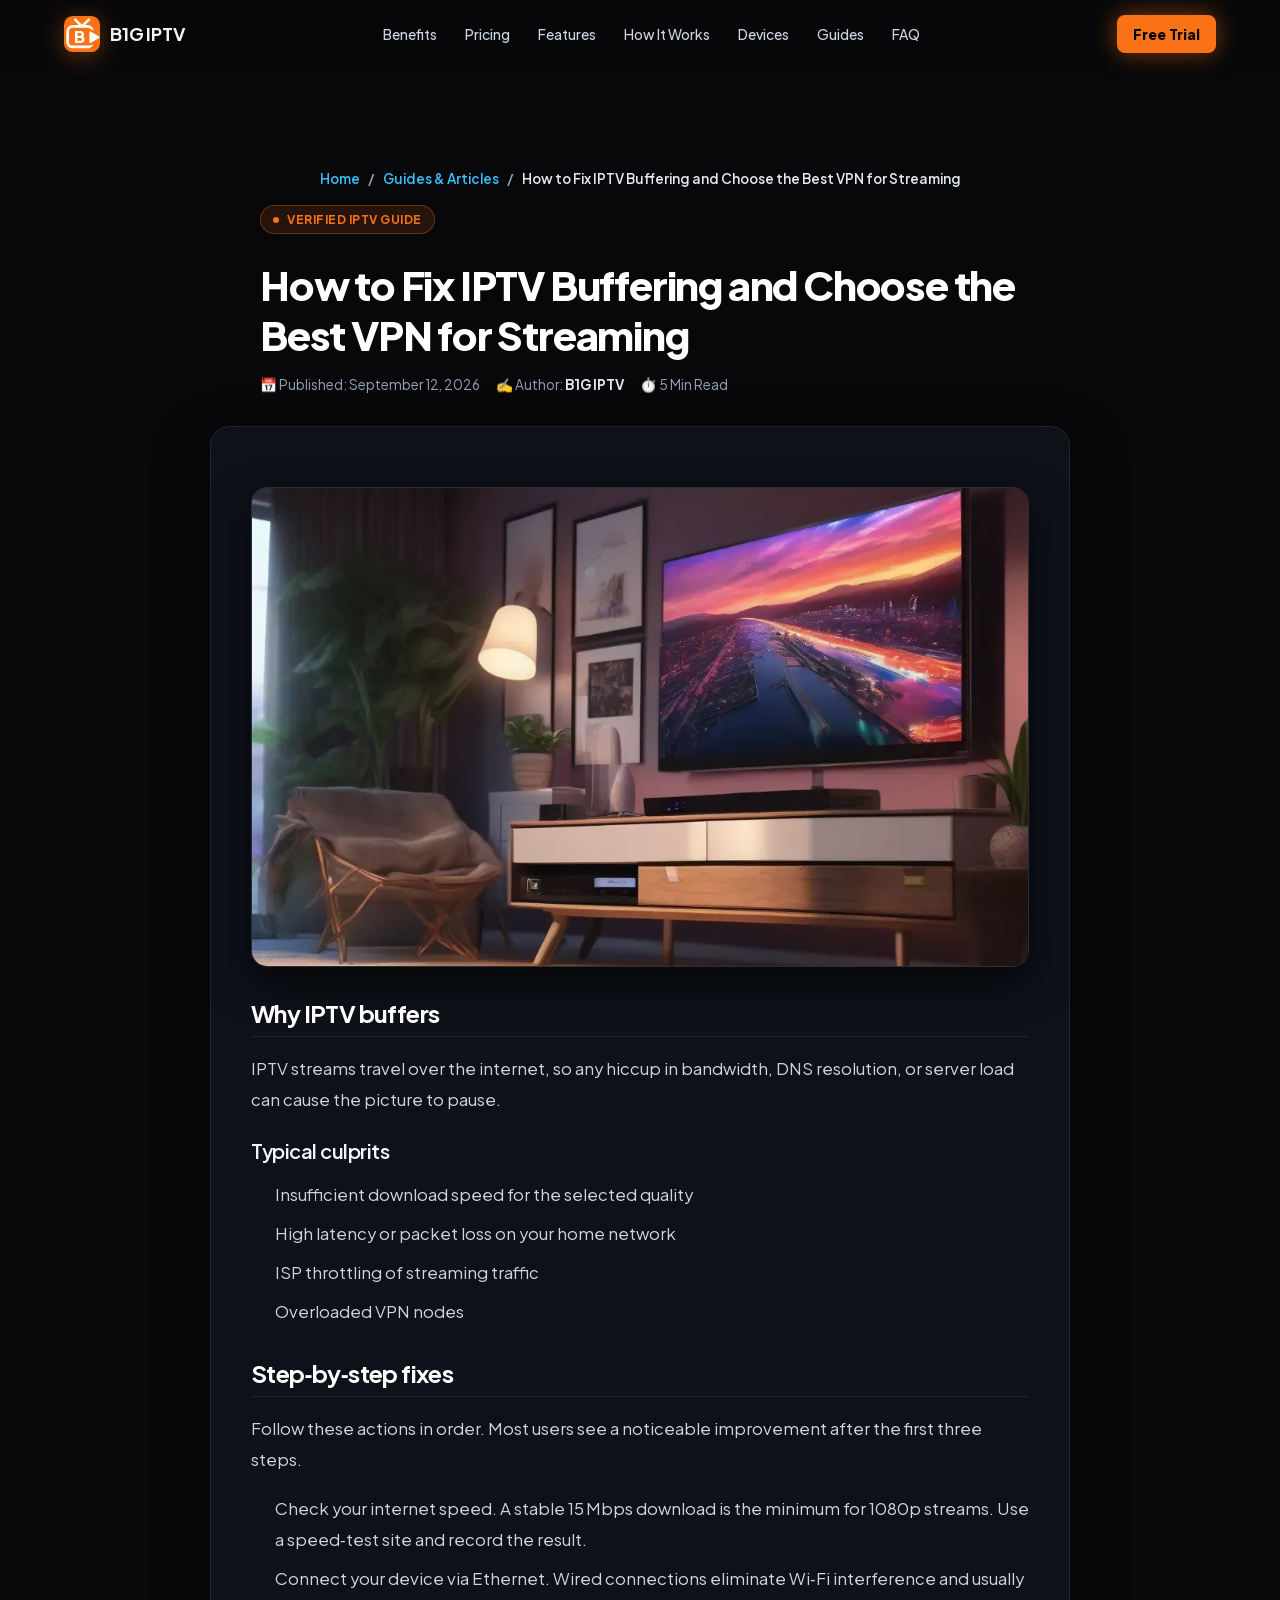
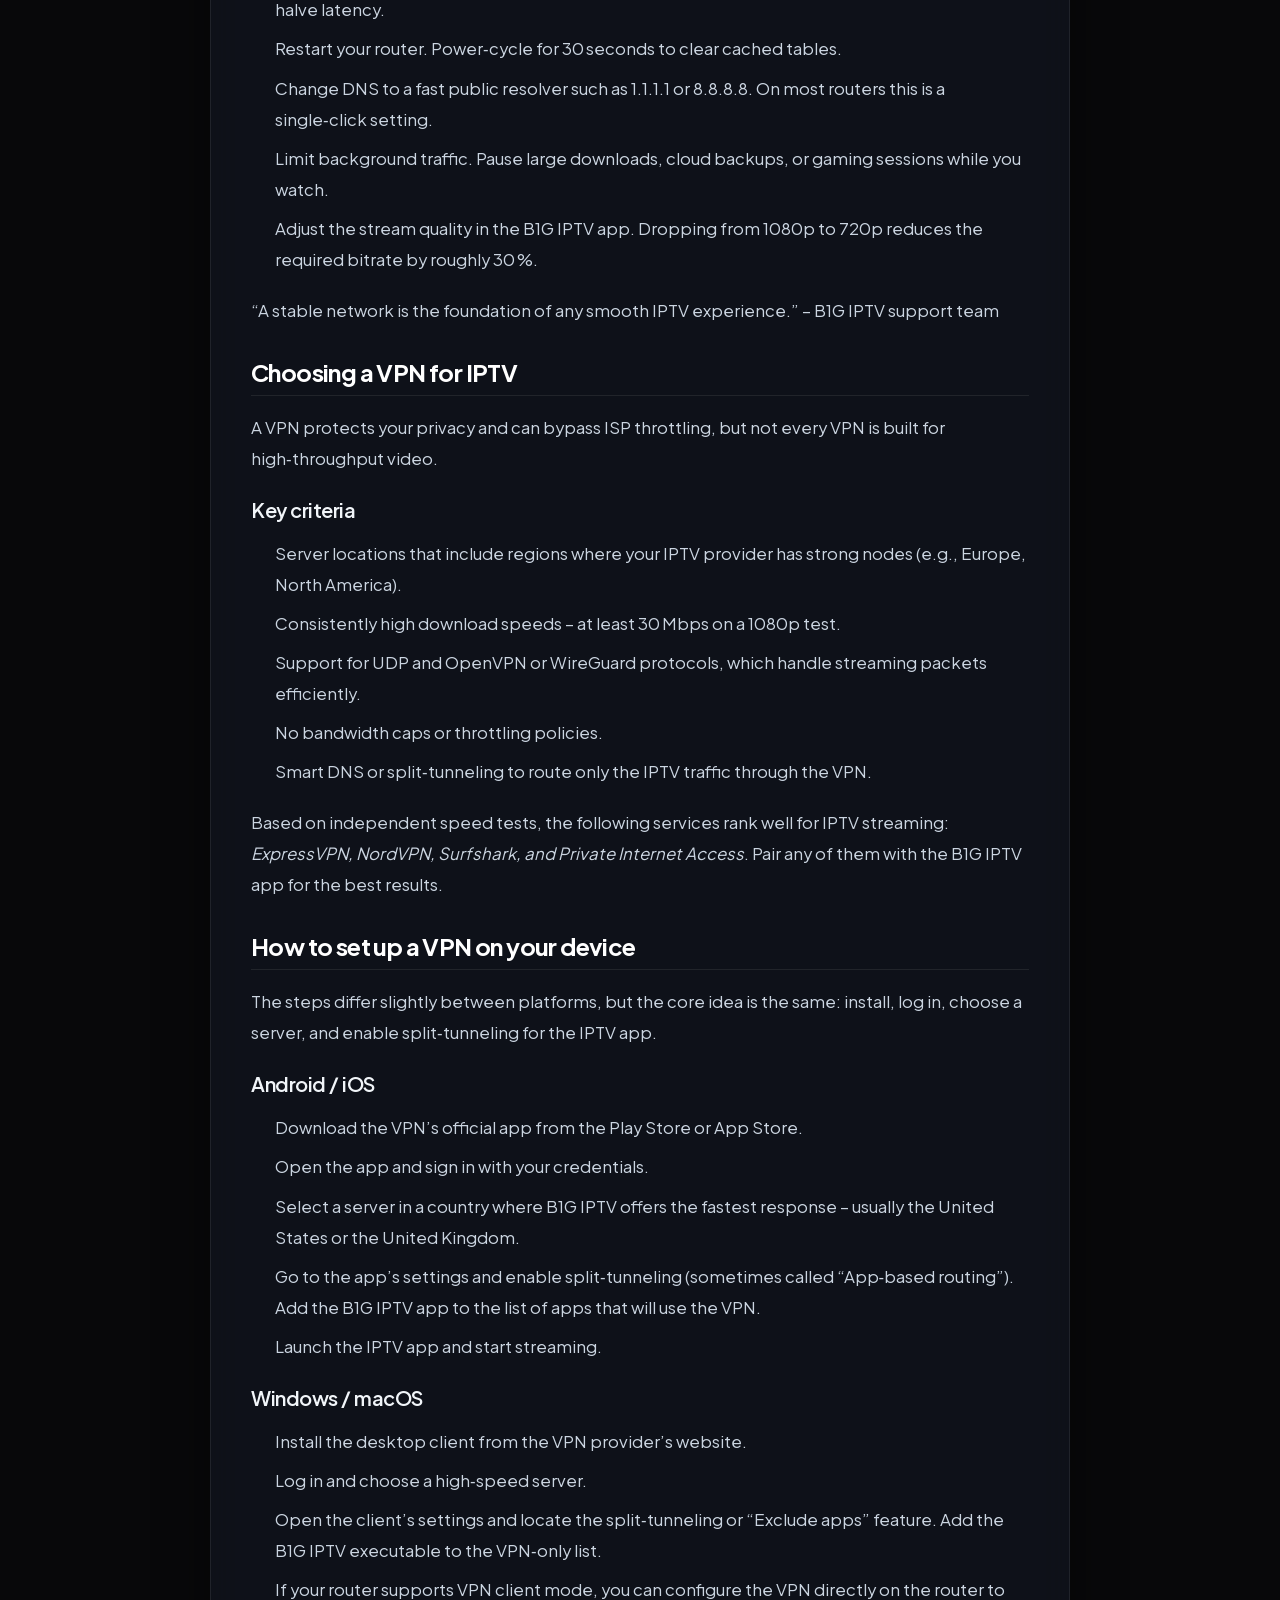
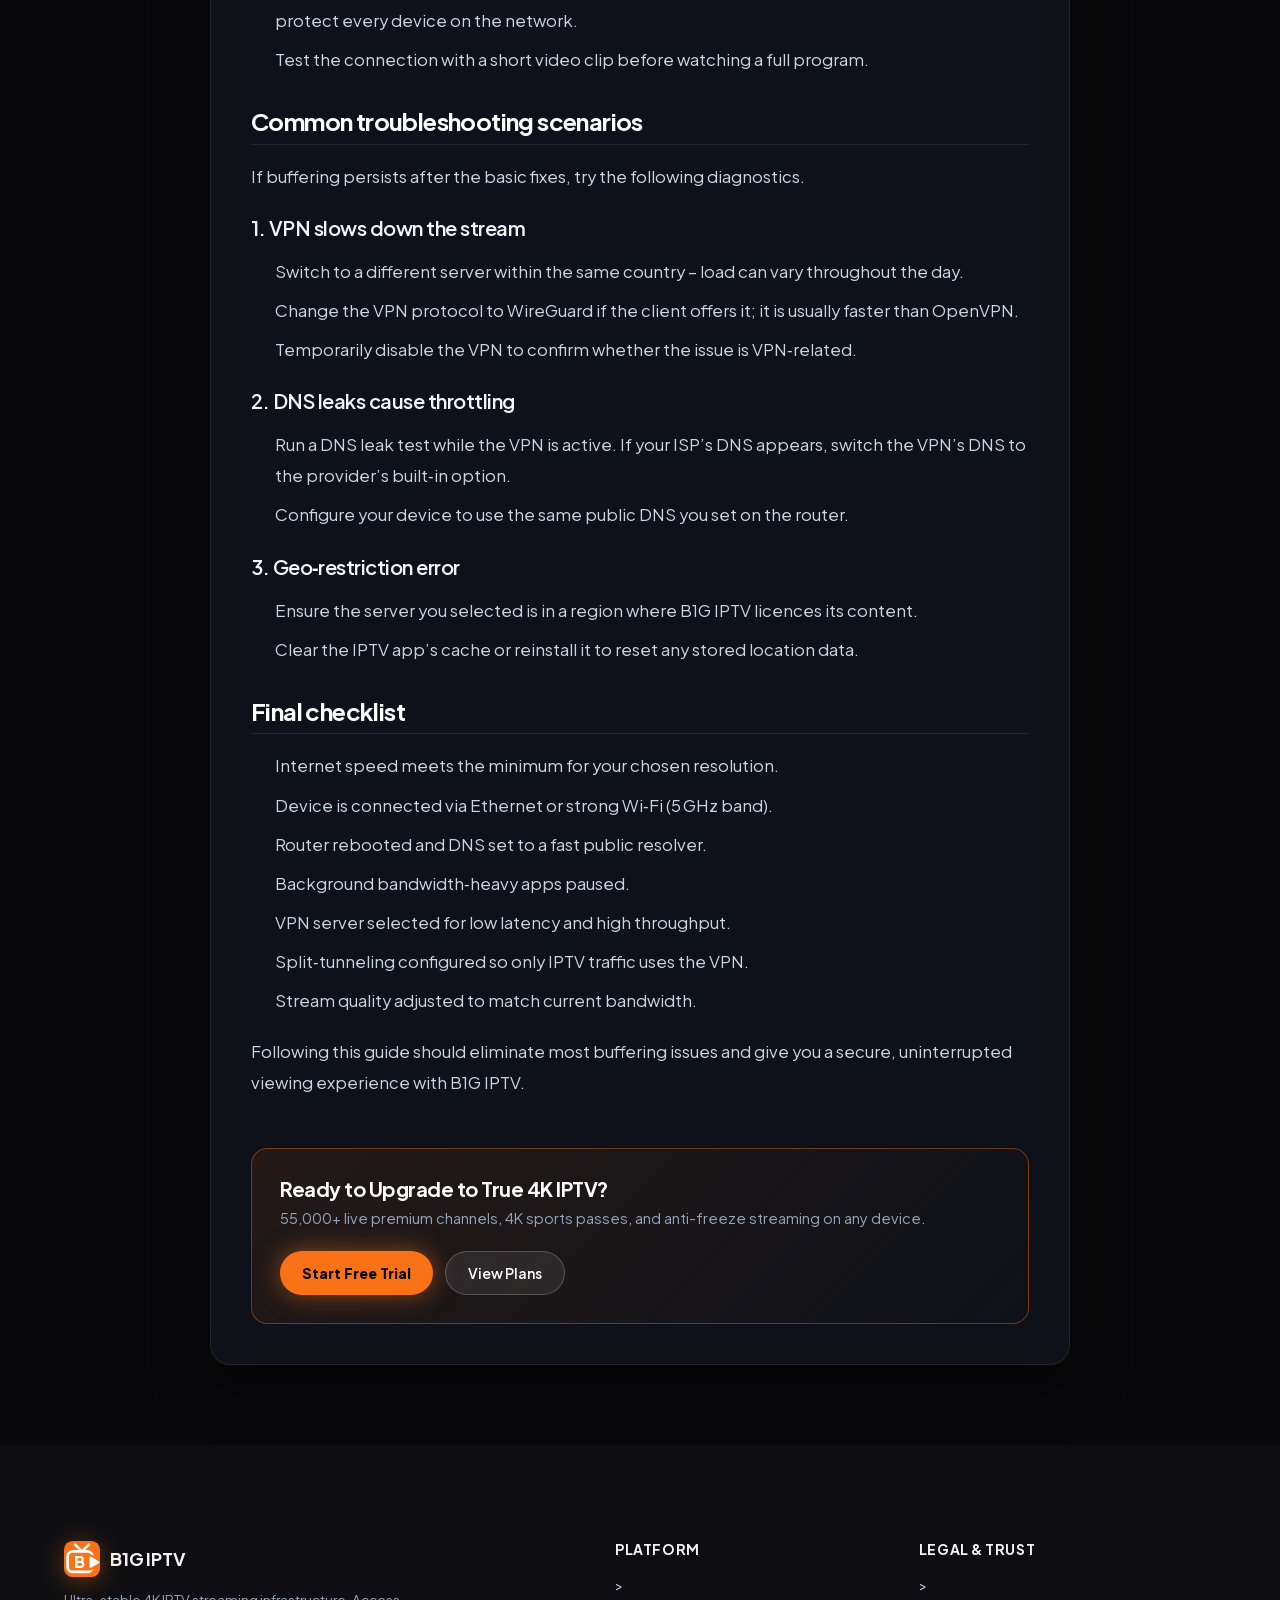
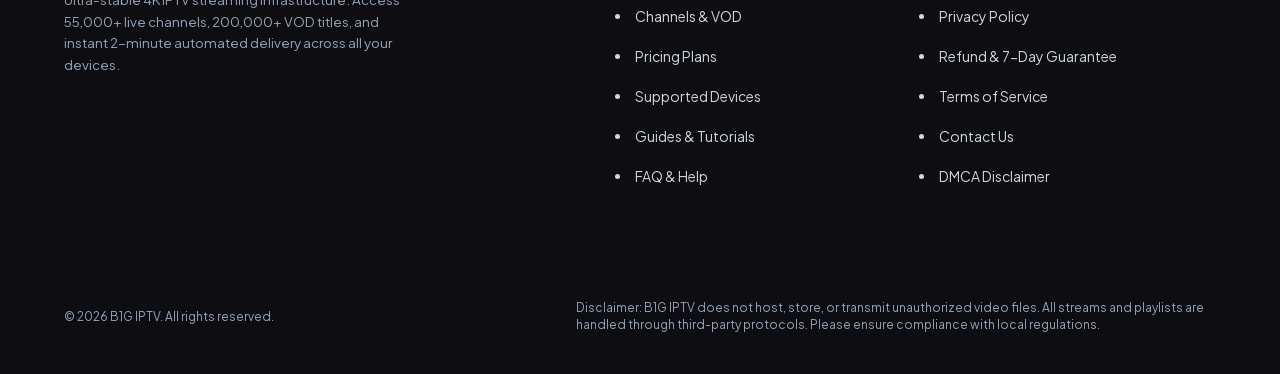
<file: fix-iptv-buffering-best-vpn-streaming.html>
<!DOCTYPE html>
<html lang="en" style="background-color:#08080a;color:#f4f4f6;">
<head>
  <meta charset="UTF-8">
  <meta name="viewport" content="width=device-width, initial-scale=1.0">
  
  <title>Fix IPTV Buffering + Best VPN for Streaming | B1G IPTV | B1G IPTV</title>
  <meta name="description" content="Stop annoying pauses. Learn quick fixes for IPTV buffering and pick a secure, fast VPN that works with B1G IPTV. Start streaming smoothly today!">
  <meta name="robots" content="index, follow">
  <link rel="canonical" href="https://b1g-iptv.shop/fix-iptv-buffering-best-vpn-streaming.html">
  <meta name="theme-color" content="#08080a">

  <!-- Open Graph -->
  <meta property="og:type" content="article">
  <meta property="og:url" content="https://b1g-iptv.shop/fix-iptv-buffering-best-vpn-streaming.html">
  <meta property="og:title" content="Fix IPTV Buffering + Best VPN for Streaming | B1G IPTV | B1G IPTV">
  <meta property="og:description" content="Stop annoying pauses. Learn quick fixes for IPTV buffering and pick a secure, fast VPN that works with B1G IPTV. Start streaming smoothly today!">

  <!-- Self-Hosted Critical Variable Font loaded via style.min.css with font-display: swap -->

  <!-- Main Stylesheet -->
  <link rel="stylesheet" href="/css/style.min.css?v=22.0">

  <!-- Structured Data: Breadcrumbs & WebPage -->
  <script type="application/ld+json">
{
  "@context": "https://schema.org",
  "@type": "BlogPosting",
  "headline": "How to Fix IPTV Buffering and Choose the Best VPN for Streaming",
  "description": "Stop annoying pauses. Learn quick fixes for IPTV buffering and pick a secure, fast VPN that works with B1G IPTV. Start streaming smoothly today!",
  "image": [
    "https://b1g-iptv.shop/images/posts/fix-iptv-buffering-best-vpn-streaming-1789198866422.webp"
  ],
  "datePublished": "2026-09-12T07:41:06.000Z",
  "dateModified": "2026-09-12T07:41:06.000Z",
  "author": {
    "@type": "Person",
    "name": "B1G IPTV"
  },
  "publisher": {
    "@type": "Organization",
    "name": "B1G IPTV",
    "logo": {
      "@type": "ImageObject",
      "url": "https://b1g-iptv.shop/fav icon.png"
    }
  },
  "mainEntityOfPage": {
    "@type": "WebPage",
    "@id": "https://b1g-iptv.shop/fix-iptv-buffering-best-vpn-streaming.html"
  }
}
</script>
<meta property="og:image" content="https://b1g-iptv.shop/images/posts/fix-iptv-buffering-best-vpn-streaming-1789198866422.webp">
<meta name="twitter:image" content="https://b1g-iptv.shop/images/posts/fix-iptv-buffering-best-vpn-streaming-1789198866422.webp">
<meta name="twitter:card" content="summary_large_image">

  <!-- Pure SVG Dynamic Brand Favicon & App Icons (Google SEO Compliant) -->
  <link rel="icon" type="image/svg+xml" href="data:image/svg+xml;utf8,%3Csvg%20xmlns%3D%22http%3A%2F%2Fwww.w3.org%2F2000%2Fsvg%22%20viewBox%3D%220%200%20100%20100%22%20width%3D%22100%25%22%20height%3D%22100%25%22%3E%0A%20%20%3Cdefs%3E%0A%20%20%20%20%3ClinearGradient%20id%3D%22tvkixBrandGrad%22%20x1%3D%220%25%22%20y1%3D%220%25%22%20x2%3D%22100%25%22%20y2%3D%22100%25%22%3E%0A%20%20%20%20%20%20%3Cstop%20offset%3D%220%25%22%20stop-color%3D%22%23f97316%22%2F%3E%0A%20%20%20%20%20%20%3Cstop%20offset%3D%22100%25%22%20stop-color%3D%22%23f97316%22%2F%3E%0A%20%20%20%20%3C%2FlinearGradient%3E%0A%20%20%20%20%3Cmask%20id%3D%22tvCutout_qv9bdg%22%3E%0A%20%20%20%20%20%20%3Crect%20width%3D%22100%22%20height%3D%22100%22%20fill%3D%22%23ffffff%22%2F%3E%0A%20%20%20%20%20%20%3Cpath%20d%3D%22M%2073.5%2046%20L%2096%2059%20L%2073.5%2072%20Z%22%20fill%3D%22%23000000%22%20stroke%3D%22%23000000%22%20stroke-width%3D%2218.5%22%20stroke-linejoin%3D%22round%22%20stroke-linecap%3D%22round%22%2F%3E%0A%20%20%20%20%3C%2Fmask%3E%0A%20%20%3C%2Fdefs%3E%0A%20%20%3Crect%20width%3D%22100%22%20height%3D%22100%22%20rx%3D%2224%22%20fill%3D%22url(%23tvkixBrandGrad)%22%2F%3E%0A%20%20%3Cpath%20d%3D%22M%2031%2010%20L%2049.5%2029%20L%2069%2010%22%20fill%3D%22none%22%20stroke%3D%22%23ffffff%22%20stroke-width%3D%227%22%20stroke-linecap%3D%22round%22%20stroke-linejoin%3D%22round%22%2F%3E%0A%20%20%3Crect%20x%3D%2210%22%20y%3D%2229%22%20width%3D%2269%22%20height%3D%2257%22%20rx%3D%2214%22%20fill%3D%22none%22%20stroke%3D%22%23ffffff%22%20stroke-width%3D%227.5%22%20stroke-linejoin%3D%22round%22%20stroke-linecap%3D%22round%22%20mask%3D%22url(%23tvCutout_qv9bdg)%22%2F%3E%0A%20%20%3Cpath%20d%3D%22M%2073.5%2046%20L%2096%2059%20L%2073.5%2072%20Z%22%20fill%3D%22%23ffffff%22%20stroke%3D%22%23ffffff%22%20stroke-width%3D%225.5%22%20stroke-linejoin%3D%22round%22%20stroke-linecap%3D%22round%22%2F%3E%0A%20%20%3Ctext%20x%3D%2244%22%20y%3D%2258%22%20font-family%3D%22-apple-system%2C%20BlinkMacSystemFont%2C%20'Plus%20Jakarta%20Sans'%2C%20'Arial%20Black'%2C%20'Montserrat'%2C%20sans-serif%22%20font-size%3D%2244%22%20font-weight%3D%22900%22%20fill%3D%22%23ffffff%22%20text-anchor%3D%22middle%22%20dominant-baseline%3D%22central%22%3EB%3C%2Ftext%3E%0A%3C%2Fsvg%3E">
  <link rel="alternate icon" type="image/svg+xml" href="/assets/favicon.svg">
  <link rel="apple-touch-icon" href="data:image/svg+xml;utf8,%3Csvg%20xmlns%3D%22http%3A%2F%2Fwww.w3.org%2F2000%2Fsvg%22%20viewBox%3D%220%200%20100%20100%22%20width%3D%22100%25%22%20height%3D%22100%25%22%3E%0A%20%20%3Cdefs%3E%0A%20%20%20%20%3ClinearGradient%20id%3D%22tvkixBrandGrad%22%20x1%3D%220%25%22%20y1%3D%220%25%22%20x2%3D%22100%25%22%20y2%3D%22100%25%22%3E%0A%20%20%20%20%20%20%3Cstop%20offset%3D%220%25%22%20stop-color%3D%22%23f97316%22%2F%3E%0A%20%20%20%20%20%20%3Cstop%20offset%3D%22100%25%22%20stop-color%3D%22%23f97316%22%2F%3E%0A%20%20%20%20%3C%2FlinearGradient%3E%0A%20%20%20%20%3Cmask%20id%3D%22tvCutout_qv9bdg%22%3E%0A%20%20%20%20%20%20%3Crect%20width%3D%22100%22%20height%3D%22100%22%20fill%3D%22%23ffffff%22%2F%3E%0A%20%20%20%20%20%20%3Cpath%20d%3D%22M%2073.5%2046%20L%2096%2059%20L%2073.5%2072%20Z%22%20fill%3D%22%23000000%22%20stroke%3D%22%23000000%22%20stroke-width%3D%2218.5%22%20stroke-linejoin%3D%22round%22%20stroke-linecap%3D%22round%22%2F%3E%0A%20%20%20%20%3C%2Fmask%3E%0A%20%20%3C%2Fdefs%3E%0A%20%20%3Crect%20width%3D%22100%22%20height%3D%22100%22%20rx%3D%2224%22%20fill%3D%22url(%23tvkixBrandGrad)%22%2F%3E%0A%20%20%3Cpath%20d%3D%22M%2031%2010%20L%2049.5%2029%20L%2069%2010%22%20fill%3D%22none%22%20stroke%3D%22%23ffffff%22%20stroke-width%3D%227%22%20stroke-linecap%3D%22round%22%20stroke-linejoin%3D%22round%22%2F%3E%0A%20%20%3Crect%20x%3D%2210%22%20y%3D%2229%22%20width%3D%2269%22%20height%3D%2257%22%20rx%3D%2214%22%20fill%3D%22none%22%20stroke%3D%22%23ffffff%22%20stroke-width%3D%227.5%22%20stroke-linejoin%3D%22round%22%20stroke-linecap%3D%22round%22%20mask%3D%22url(%23tvCutout_qv9bdg)%22%2F%3E%0A%20%20%3Cpath%20d%3D%22M%2073.5%2046%20L%2096%2059%20L%2073.5%2072%20Z%22%20fill%3D%22%23ffffff%22%20stroke%3D%22%23ffffff%22%20stroke-width%3D%225.5%22%20stroke-linejoin%3D%22round%22%20stroke-linecap%3D%22round%22%2F%3E%0A%20%20%3Ctext%20x%3D%2244%22%20y%3D%2258%22%20font-family%3D%22-apple-system%2C%20BlinkMacSystemFont%2C%20'Plus%20Jakarta%20Sans'%2C%20'Arial%20Black'%2C%20'Montserrat'%2C%20sans-serif%22%20font-size%3D%2244%22%20font-weight%3D%22900%22%20fill%3D%22%23ffffff%22%20text-anchor%3D%22middle%22%20dominant-baseline%3D%22central%22%3EB%3C%2Ftext%3E%0A%3C%2Fsvg%3E">
  <link rel="manifest" href="site.webmanifest">

    <style id="site-dynamic-theme">
        :root {
            --accent: #f97316 !important;
            --accent-hover: #f97316 !important;
            --accent-text: #ffffff !important;
            --accent-light: rgba(249, 115, 22, 0.12) !important;
            --primary: #f97316 !important;
            --primary-glow: rgba(249, 115, 22, 0.44) !important;
            --brand-r: 249;
            --brand-g: 115;
            --brand-b: 22;
            font-family: 'Plus Jakarta Sans', -apple-system, sans-serif !important;
        }
        /* Header & Logo Pure SVG Mark */
        .logo-icon {
            width: 36px !important;
            height: 36px !important;
            background: transparent !important;
            border: none !important;
            padding: 0 !important;
            display: inline-flex !important;
            align-items: center !important;
            justify-content: center !important;
            box-shadow: none !important;
            filter: drop-shadow(0 4px 12px rgba(249, 115, 22, 0.38)) !important;
            transition: transform 0.2s ease, filter 0.2s ease !important;
            flex-shrink: 0 !important;
        }
        .brand-logo:hover .logo-icon {
            transform: scale(1.06) !important;
            filter: drop-shadow(0 6px 18px rgba(249, 115, 22, 0.6)) !important;
        }
        .logo-icon svg {
            width: 100% !important;
            height: 100% !important;
            display: block !important;
        }
        .brand-accent, .accent-mark { color: #f97316 !important; }
        .btn-pill-primary, .btn-pill-primary span, .btn-pill-primary:link, .btn-pill-primary:visited, .btn-primary { 
            background: #f97316 !important; 
            color: #050507 !important; 
            font-weight: 800 !important; 
            box-shadow: 0 0 25px rgba(249, 115, 22, 0.5) !important; 
        }
        .footer-link:hover, .policy-breadcrumbs a:hover { color: #f97316 !important; }
        :focus-visible { outline: 2px solid #f97316 !important; }
        .post-content-body h2 { font-size: 1.5rem; font-weight: 700; color: #fff; margin: 32px 0 16px 0; border-bottom: 1px solid rgba(255,255,255,0.08); padding-bottom: 8px; }
        .post-content-body h3 { font-size: 1.25rem; font-weight: 600; color: #f1f5f9; margin: 24px 0 12px 0; }
        .post-content-body p { margin-bottom: 18px; }
        .post-content-body ul, .post-content-body ol { margin: 16px 0 20px 24px; }
        .post-content-body li { margin-bottom: 8px; }
        .post-content-body strong { color: #f8fafc; }
        .post-content-body a { color: #f97316; text-decoration: underline; }
        :root { --accent: #f97316; }
    </style>
    
</head>
<body style="background-color:#08080a;">

  <!-- =========================================================================
       HEADER
       ========================================================================= -->
  <header class="site-header">
    <div class="container header-container">
      <a href="index.html" class="brand-logo" aria-label="B1G IPTV Homepage">
        <span class="logo-icon" aria-hidden="true"><svg xmlns="http://www.w3.org/2000/svg" viewBox="0 0 100 100" width="100%" height="100%">
  <defs>
    <linearGradient id="tvkixBrandGrad" x1="0%" y1="0%" x2="100%" y2="100%">
      <stop offset="0%" stop-color="#f97316"/>
      <stop offset="100%" stop-color="#f97316"/>
    </linearGradient>
    <mask id="tvCutout_t4j6p4">
      <rect width="100" height="100" fill="#ffffff"/>
      <path d="M 73.5 46 L 96 59 L 73.5 72 Z" fill="#000000" stroke="#000000" stroke-width="18.5" stroke-linejoin="round" stroke-linecap="round"/>
    </mask>
  </defs>
  <rect width="100" height="100" rx="24" fill="url(#tvkixBrandGrad)"/>
  <path d="M 31 10 L 49.5 29 L 69 10" fill="none" stroke="#ffffff" stroke-width="7" stroke-linecap="round" stroke-linejoin="round"/>
  <rect x="10" y="29" width="69" height="57" rx="14" fill="none" stroke="#ffffff" stroke-width="7.5" stroke-linejoin="round" stroke-linecap="round" mask="url(#tvCutout_t4j6p4)"/>
  <path d="M 73.5 46 L 96 59 L 73.5 72 Z" fill="#ffffff" stroke="#ffffff" stroke-width="5.5" stroke-linejoin="round" stroke-linecap="round"/>
  <text x="44" y="58" font-family="-apple-system, BlinkMacSystemFont, 'Plus Jakarta Sans', 'Arial Black', 'Montserrat', sans-serif" font-size="44" font-weight="900" fill="#ffffff" text-anchor="middle" dominant-baseline="central">B</text>
</svg></span>
        <span>B1G IPTV</span>
      </a>

      <nav class="nav-menu" aria-label="Main Navigation">
        <a href="index.html#benefits" class="nav-link">Benefits</a>
        <a href="index.html#pricing" class="nav-link">Pricing</a>
        <a href="index.html#features" class="nav-link">Features</a>
        <a href="index.html#how-it-works" class="nav-link">How It Works</a>
        <a href="index.html#compatibility" class="nav-link">Devices</a>
        <a href="guides.html" class="nav-link">Guides</a>
        <a href="index.html#faq" class="nav-link">FAQ</a>
      </nav>

      <div class="header-actions">
        <a href="/trial" rel="nofollow noopener noreferrer" class="btn btn-primary btn-sm">Free Trial</a>
      </div>
    </div>
  </header>

  <!-- =========================================================================
       PAGE CONTENT
       ========================================================================= -->
  
  <main class="policy-page-wrapper" style="padding-top: 100px; padding-bottom: 80px;">
    <div class="container" style="max-width: 900px; margin: 0 auto; padding: 0 20px;">
      <div class="policy-header" style="text-align: left; margin-bottom: 30px;">
        <div class="policy-breadcrumbs" style="display:flex; gap:8px; align-items:center; font-size:0.85rem; color:#94a3b8; margin-bottom:14px;">
          <a href="index.html" style="color:#38bdf8; text-decoration:none;">Home</a>
          <span>/</span>
          <a href="guides.html" style="color:#38bdf8; text-decoration:none;">Guides &amp; Articles</a>
          <span>/</span>
          <span style="color:#e2e8f0;">How to Fix IPTV Buffering and Choose the Best VPN for Streaming</span>
        </div>
        <div class="pill-badge" style="display:inline-flex; align-items:center; gap:8px; background:rgba(255,106,26,0.12); border:1px solid #f9731655; color:#f97316; padding:4px 12px; border-radius:9999px; font-size:0.75rem; font-weight:700; text-transform:uppercase; letter-spacing:0.5px; margin-bottom:14px;">
          <span class="dot" style="width:6px; height:6px; border-radius:50%; background:#f97316; display:inline-block;" aria-hidden="true"></span>
          <span>Verified IPTV Guide</span>
        </div>
        <h1 style="font-size: clamp(1.8rem, 3.5vw, 2.5rem); font-weight: 800; color: #fff; line-height: 1.25; margin-bottom: 14px;">How to Fix IPTV Buffering and Choose the Best VPN for Streaming</h1>
        <div class="policy-last-updated" style="font-size:0.85rem; color:#94a3b8; display:flex; gap:16px; flex-wrap:wrap; align-items:center;">
          <span>📅 Published: September 12, 2026</span>
          <span>✍️ Author: <strong style="color:#e2e8f0;">B1G IPTV</strong></span>
          <span>⏱️ 5 Min Read</span>
        </div>
      </div>

      <div class="policy-card" style="background: rgba(18, 22, 32, 0.7); border: 1px solid rgba(255, 255, 255, 0.08); border-radius: 20px; padding: clamp(20px, 4vw, 40px); backdrop-filter: blur(16px); box-shadow: 0 20px 50px rgba(0,0,0,0.5);">
        
        <div style="margin: 20px 0 28px 0; border-radius: 16px; overflow: hidden; border: 1px solid rgba(255,255,255,0.12); box-shadow: 0 16px 40px rgba(0,0,0,0.6); max-height: 480px;">
            <img src="/images/posts/fix-iptv-buffering-best-vpn-streaming-1789198866422.webp" alt="How to Fix IPTV Buffering and Choose the Best VPN for Streaming" style="width: 100%; height: auto; max-height: 480px; object-fit: cover; display: block;" loading="lazy">
        </div>

        <div class="post-content-body" style="font-size: 1.05rem; line-height: 1.85; color: #cbd5e1;">
          <article>
<h2>Why IPTV buffers</h2>
<p>IPTV streams travel over the internet, so any hiccup in bandwidth, DNS resolution, or server load can cause the picture to pause.</p>
<h3>Typical culprits</h3>
<ul>
<li>Insufficient download speed for the selected quality</li>
<li>High latency or packet loss on your home network</li>
<li>ISP throttling of streaming traffic</li>
<li>Overloaded VPN nodes</li>
</ul>
<h2>Step‑by‑step fixes</h2>
<p>Follow these actions in order. Most users see a noticeable improvement after the first three steps.</p>
<ol>
<li>Check your internet speed. A stable 15 Mbps download is the minimum for 1080p streams. Use a speed‑test site and record the result.</li>
<li>Connect your device via Ethernet. Wired connections eliminate Wi‑Fi interference and usually halve latency.</li>
<li>Restart your router. Power‑cycle for 30 seconds to clear cached tables.</li>
<li>Change DNS to a fast public resolver such as 1.1.1.1 or 8.8.8.8. On most routers this is a single‑click setting.</li>
<li>Limit background traffic. Pause large downloads, cloud backups, or gaming sessions while you watch.</li>
<li>Adjust the stream quality in the B1G IPTV app. Dropping from 1080p to 720p reduces the required bitrate by roughly 30 %.</li>
</ol>
<blockquote>“A stable network is the foundation of any smooth IPTV experience.” – B1G IPTV support team</blockquote>
<h2>Choosing a VPN for IPTV</h2>
<p>A VPN protects your privacy and can bypass ISP throttling, but not every VPN is built for high‑throughput video.</p>
<h3>Key criteria</h3>
<ul>
<li>Server locations that include regions where your IPTV provider has strong nodes (e.g., Europe, North America).</li>
<li>Consistently high download speeds – at least 30 Mbps on a 1080p test.</li>
<li>Support for UDP and OpenVPN or WireGuard protocols, which handle streaming packets efficiently.</li>
<li>No bandwidth caps or throttling policies.</li>
<li>Smart DNS or split‑tunneling to route only the IPTV traffic through the VPN.</li>
</ul>
<p>Based on independent speed tests, the following services rank well for IPTV streaming: <em>ExpressVPN, NordVPN, Surfshark, and Private Internet Access</em>. Pair any of them with the B1G IPTV app for the best results.</p>
<h2>How to set up a VPN on your device</h2>
<p>The steps differ slightly between platforms, but the core idea is the same: install, log in, choose a server, and enable split‑tunneling for the IPTV app.</p>
<h3>Android / iOS</h3>
<ol>
<li>Download the VPN’s official app from the Play Store or App Store.</li>
<li>Open the app and sign in with your credentials.</li>
<li>Select a server in a country where B1G IPTV offers the fastest response – usually the United States or the United Kingdom.</li>
<li>Go to the app’s settings and enable split‑tunneling (sometimes called “App‑based routing”). Add the B1G IPTV app to the list of apps that will use the VPN.</li>
<li>Launch the IPTV app and start streaming.</li>
</ol>
<h3>Windows / macOS</h3>
<ol>
<li>Install the desktop client from the VPN provider’s website.</li>
<li>Log in and choose a high‑speed server.</li>
<li>Open the client’s settings and locate the split‑tunneling or “Exclude apps” feature. Add the B1G IPTV executable to the VPN‑only list.</li>
<li>If your router supports VPN client mode, you can configure the VPN directly on the router to protect every device on the network.</li>
<li>Test the connection with a short video clip before watching a full program.</li>
</ol>
<h2>Common troubleshooting scenarios</h2>
<p>If buffering persists after the basic fixes, try the following diagnostics.</p>
<h3>1. VPN slows down the stream</h3>
<ul>
<li>Switch to a different server within the same country – load can vary throughout the day.</li>
<li>Change the VPN protocol to WireGuard if the client offers it; it is usually faster than OpenVPN.</li>
<li>Temporarily disable the VPN to confirm whether the issue is VPN‑related.</li>
</ul>
<h3>2. DNS leaks cause throttling</h3>
<ul>
<li>Run a DNS leak test while the VPN is active. If your ISP’s DNS appears, switch the VPN’s DNS to the provider’s built‑in option.</li>
<li>Configure your device to use the same public DNS you set on the router.</li>
</ul>
<h3>3. Geo‑restriction error</h3>
<ul>
<li>Ensure the server you selected is in a region where B1G IPTV licences its content.</li>
<li>Clear the IPTV app’s cache or reinstall it to reset any stored location data.</li>
</ul>
<h2>Final checklist</h2>
<ul>
<li>Internet speed meets the minimum for your chosen resolution.</li>
<li>Device is connected via Ethernet or strong Wi‑Fi (5 GHz band).</li>
<li>Router rebooted and DNS set to a fast public resolver.</li>
<li>Background bandwidth‑heavy apps paused.</li>
<li>VPN server selected for low latency and high throughput.</li>
<li>Split‑tunneling configured so only IPTV traffic uses the VPN.</li>
<li>Stream quality adjusted to match current bandwidth.</li>
</ul>
<p>Following this guide should eliminate most buffering issues and give you a secure, uninterrupted viewing experience with B1G IPTV.</p>
</article>
        </div>

        <div class="policy-cta-box" style="margin-top: 50px; background: linear-gradient(135deg, #f9731618 0%, rgba(15,18,25,0.95) 100%); border: 1px solid #f9731666; padding: 28px; border-radius: 16px; display: flex; justify-content: space-between; align-items: center; flex-wrap: wrap; gap: 20px;">
          <div>
            <h3 style="font-size: 1.25rem; font-weight: 700; color: #fff; margin-bottom: 6px;">Ready to Upgrade to True 4K IPTV?</h3>
            <p style="color: #94a3b8; font-size: 0.92rem; margin: 0;">55,000+ live premium channels, 4K sports passes, and anti-freeze streaming on any device.</p>
          </div>
          <div style="display: flex; gap: 12px; flex-wrap: wrap;">
            <a href="/trial" rel="nofollow noopener noreferrer" rel="nofollow noopener noreferrer" class="btn btn-primary btn-sm" style="background: #f97316; color: #fff; padding: 10px 22px; border-radius: 9999px; text-decoration: none; font-weight: 700; font-size: 0.88rem; box-shadow: 0 0 20px #f9731655;">Start Free Trial</a>
            <a href="/order" rel="nofollow noopener noreferrer" rel="nofollow noopener noreferrer" class="btn btn-sm" style="background: rgba(255,255,255,0.08); border: 1px solid rgba(255,255,255,0.2); color: #fff; padding: 10px 22px; border-radius: 9999px; text-decoration: none; font-weight: 600; font-size: 0.88rem;">View Plans</a>
          </div>
        </div>
      </div>
    </div>
  </main>
    

  <!-- =========================================================================
       FOOTER
       ========================================================================= -->
  <footer class="site-footer">
    <div class="container">
      <div class="footer-grid">
        <!-- Brand & Mission -->
        <div class="footer-brand">
          <a href="index.html" class="brand-logo" aria-label="B1G IPTV Homepage">
            <span class="logo-icon" aria-hidden="true"><svg xmlns="http://www.w3.org/2000/svg" viewBox="0 0 100 100" width="100%" height="100%">
  <defs>
    <linearGradient id="tvkixBrandGrad" x1="0%" y1="0%" x2="100%" y2="100%">
      <stop offset="0%" stop-color="#f97316"/>
      <stop offset="100%" stop-color="#f97316"/>
    </linearGradient>
    <mask id="tvCutout_t4j6p4">
      <rect width="100" height="100" fill="#ffffff"/>
      <path d="M 73.5 46 L 96 59 L 73.5 72 Z" fill="#000000" stroke="#000000" stroke-width="18.5" stroke-linejoin="round" stroke-linecap="round"/>
    </mask>
  </defs>
  <rect width="100" height="100" rx="24" fill="url(#tvkixBrandGrad)"/>
  <path d="M 31 10 L 49.5 29 L 69 10" fill="none" stroke="#ffffff" stroke-width="7" stroke-linecap="round" stroke-linejoin="round"/>
  <rect x="10" y="29" width="69" height="57" rx="14" fill="none" stroke="#ffffff" stroke-width="7.5" stroke-linejoin="round" stroke-linecap="round" mask="url(#tvCutout_t4j6p4)"/>
  <path d="M 73.5 46 L 96 59 L 73.5 72 Z" fill="#ffffff" stroke="#ffffff" stroke-width="5.5" stroke-linejoin="round" stroke-linecap="round"/>
  <text x="44" y="58" font-family="-apple-system, BlinkMacSystemFont, 'Plus Jakarta Sans', 'Arial Black', 'Montserrat', sans-serif" font-size="44" font-weight="900" fill="#ffffff" text-anchor="middle" dominant-baseline="central">B</text>
</svg></span>
            <span>B1G IPTV</span>
          </a>
          <p>
            Ultra-stable 4K IPTV streaming infrastructure. Access 55,000+ live channels, 200,000+ VOD titles, and instant 2-minute automated delivery across all your devices.
          </p>
        </div>

        <!-- Platform Navigation -->
        <div>
          <h3 class="footer-col-title">Platform</h3>>
            <li><a href="index.html#features" class="footer-link">Channels &amp; VOD</a></li>
            <li><a href="index.html#pricing" class="footer-link">Pricing Plans</a></li>
            <li><a href="index.html#compatibility" class="footer-link">Supported Devices</a></li>
            <li><a href="guides.html" class="footer-link">Guides &amp; Tutorials</a></li>
            <li><a href="index.html#faq" class="footer-link">FAQ &amp; Help</a></li>
          </ul>
        </div>

        <!-- Essential Legal & Support Pages (Google SEO) -->
        <div>
          <h3 class="footer-col-title">Legal &amp; Trust</h3>>
            <li><a href="privacy-policy.html" class="footer-link">Privacy Policy</a></li>
            <li><a href="refund-policy.html" class="footer-link">Refund &amp; 7-Day Guarantee</a></li>
            <li><a href="terms.html" class="footer-link">Terms of Service</a></li>
            <li><a href="contact.html" class="footer-link">Contact Us</a></li>
            <li><a href="dmca.html" class="footer-link">DMCA Disclaimer</a></li>
          </ul>
        </div>
      </div>

      <div class="footer-bottom">
        <div>&copy; 2026 B1G IPTV. All rights reserved.</div>
        <div class="footer-disclaimer">
          Disclaimer: B1G IPTV does not host, store, or transmit unauthorized video files. All streams and playlists are handled through third-party protocols. Please ensure compliance with local regulations.
        </div>
      </div>
    </div>
  </footer>


    <!-- SATELLITE ON-SITE MODAL POPUP SYSTEM (Trial & Pay) -->
    <div id="sat-modal-overlay" class="sat-modal-overlay" aria-hidden="true" role="dialog" aria-modal="true">
        <div class="sat-modal-backdrop" onclick="closeSiteModal()"></div>
        <div class="sat-modal-container" role="document">
            
            <!-- Modal Header -->
            <div class="sat-modal-header">
                <div class="sat-tab-switch">
                    <button type="button" class="sat-tab-btn active" id="sat-tab-trial" onclick="switchSiteModalTab('trial')">
                        <span class="sat-tab-dot"></span>
                        <span>Free Trial</span>
                    </button>
                    <button type="button" class="sat-tab-btn" id="sat-tab-order" onclick="switchSiteModalTab('order')">
                        <svg width="15" height="15" viewBox="0 0 24 24" fill="none" stroke="currentColor" stroke-width="2" stroke-linecap="round" stroke-linejoin="round" style="margin-right:6px;"><rect x="2" y="5" width="20" height="14" rx="2"/><line x1="2" y1="10" x2="22" y2="10"/></svg>
                        <span>Plans</span>
                    </button>
                </div>
                <button type="button" class="sat-modal-close" onclick="closeSiteModal()" aria-label="Close modal">
                    <svg width="14" height="14" viewBox="0 0 24 24" fill="none" stroke="currentColor" stroke-width="2.5" stroke-linecap="round" stroke-linejoin="round"><line x1="18" y1="6" x2="6" y2="18"></line><line x1="6" y1="6" x2="18" y2="18"></line></svg>
                </button>
            </div>

            <!-- VIEW 1: FREE TRIAL -->
            <div id="sat-view-trial" class="sat-modal-view active">
                <h2 class="sat-trial-intro">Get your free 24H trial</h2>

                <!-- WhatsApp One-Click Activation (Reference UI) -->
                <a href="https://api.whatsapp.com/send?phone=19145205753&text=Hi!%20I%20would%20like%20to%20activate%20a%2024H%20free%20trial%20for%20B1G%20IPTV"
                   target="_blank" rel="noopener noreferrer" class="sat-btn-wa-activate">
                    <span class="sat-wa-btn-left">
                        <span class="sat-wa-btn-circle">
                            <svg width="19" height="19" viewBox="0 0 24 24" fill="currentColor">
                                <path d="M17.472 14.382c-.297-.149-1.758-.867-2.03-.967-.273-.099-.471-.148-.67.15-.197.297-.767.966-.94 1.164-.173.199-.347.223-.644.075-.297-.15-1.255-.463-2.39-1.475-.883-.788-1.48-1.761-1.653-2.059-.173-.297-.018-.458.13-.606.134-.133.298-.347.446-.52.149-.174.198-.298.298-.497.099-.198.05-.371-.025-.52-.075-.149-.669-1.612-.916-2.207-.242-.579-.487-.5-.669-.51-.173-.008-.371-.01-.57-.01-.198 0-.52.074-.792.372-.272.297-1.04 1.016-1.04 2.479 0 1.462 1.065 2.875 1.213 3.074.149.198 2.096 3.2 5.077 4.487.709.306 1.262.489 1.694.625.712.227 1.36.195 1.871.118.571-.085 1.758-.719 2.006-1.413.248-.694.248-1.289.173-1.413-.074-.124-.272-.198-.57-.347m-5.421 7.403h-.004a9.87 9.87 0 01-5.031-1.378l-.361-.214-3.741.982.998-3.648-.235-.374a9.86 9.86 0 01-1.51-5.26c.001-5.45 4.436-9.884 9.888-9.884 2.64 0 5.122 1.03 6.988 2.898a9.825 9.825 0 012.893 6.994c-.003 5.45-4.437 9.884-9.885 9.884m8.413-18.297A11.815 11.815 0 0012.05 0C5.495 0 .16 5.335.157 11.892c0 2.096.547 4.142 1.588 5.945L.057 24l6.305-1.654a11.882 11.882 0 005.683 1.448h.005c6.554 0 11.89-5.335 11.893-11.893a11.821 11.821 0 00-3.48-8.413z"/>
                            </svg>
                        </span>
                        <span class="sat-wa-btn-text">Activate via WhatsApp</span>
                    </span>
                    <svg class="sat-wa-btn-arrow" width="18" height="18" viewBox="0 0 24 24" fill="none" stroke="currentColor" stroke-width="2.5" stroke-linecap="round" stroke-linejoin="round">
                        <line x1="5" y1="12" x2="19" y2="12"></line>
                        <polyline points="12 5 19 12 12 19"></polyline>
                    </svg>
                </a>

                <!-- Divider: or request your 24H trial -->
                <div class="sat-trial-divider">
                    <span>or request your 24H trial</span>
                </div>

                <form id="sat-trial-form" onsubmit="submitSiteTrial(event)">
                    <!-- Row: Full Name & Email Address -->
                    <div class="sat-input-row">
                        <div class="sat-field-box">
                            <svg class="sat-field-icon" viewBox="0 0 24 24" fill="none" stroke="currentColor" stroke-width="2" stroke-linecap="round" stroke-linejoin="round">
                                <path d="M20 21v-2a4 4 0 0 0-4-4H8a4 4 0 0 0-4 4v2"></path>
                                <circle cx="12" cy="7" r="4"></circle>
                            </svg>
                            <input type="text" id="sat-trial-name" class="sat-field-input" placeholder="Full Name" autocomplete="name">
                        </div>
                        <div class="sat-field-box">
                            <svg class="sat-field-icon" viewBox="0 0 24 24" fill="none" stroke="currentColor" stroke-width="2" stroke-linecap="round" stroke-linejoin="round">
                                <rect width="20" height="16" x="2" y="4" rx="2"></rect>
                                <path d="m22 7-8.97 5.7a1.94 1.94 0 0 1-2.06 0L2 7"></path>
                            </svg>
                            <input type="email" id="sat-trial-email" class="sat-field-input" placeholder="Email Address" required autocomplete="email">
                        </div>
                    </div>

                    <!-- Select Package -->
                    <div class="sat-package-section">
                        <div class="sat-package-label">
                            <svg viewBox="0 0 24 24" fill="none" stroke="#10b981" stroke-width="2" stroke-linecap="round" stroke-linejoin="round">
                                <circle cx="12" cy="12" r="10"></circle>
                                <line x1="2" y1="12" x2="22" y2="12"></line>
                                <path d="M12 2a15.3 15.3 0 0 1 4 10 15.3 15.3 0 0 1-4 10 15.3 15.3 0 0 1-4-10 15.3 15.3 0 0 1 4-10z"></path>
                            </svg>
                            <span>Select Package</span>
                        </div>
                        <div class="sat-package-grid">
                            <button type="button" class="sat-pkg-btn is-active" id="sat-pkg-worldwide" data-pkg="Worldwide" onclick="selectSitePackage('Worldwide')">Worldwide</button>
                            <button type="button" class="sat-pkg-btn" id="sat-pkg-english" data-pkg="English" onclick="selectSitePackage('English')">English</button>
                            <button type="button" class="sat-pkg-btn" id="sat-pkg-europe" data-pkg="Europe" onclick="selectSitePackage('Europe')">Europe</button>
                        </div>
                        <input type="hidden" id="sat-selected-pkg" value="Worldwide">
                    </div>

                    <!-- Preferred Device (Optional) -->
                    <div class="sat-form-group">
                        <label class="sat-label-sub" for="sat-trial-device">Preferred Device <span class="sat-opt">(Optional)</span></label>
                        <div class="sat-field-box sat-select-box">
                            <svg class="sat-field-icon" viewBox="0 0 24 24" fill="none" stroke="currentColor" stroke-width="2" stroke-linecap="round" stroke-linejoin="round">
                                <rect width="20" height="15" x="2" y="3" rx="2"></rect>
                                <polyline points="17 21 12 18 7 21"></polyline>
                            </svg>
                            <select id="sat-trial-device" class="sat-field-select">
                                <option value="Firestick / Fire TV">Firestick / Fire TV</option>
                                <option value="Android TV / Box / Google TV">Android TV / Google TV</option>
                                <option value="Smart TV (Samsung / LG)">Smart TV (Samsung / LG)</option>
                                <option value="Apple TV / iOS">Apple TV / iOS</option>
                                <option value="Windows PC / Mac">Windows PC / Mac</option>
                                <option value="MAG Box / Formuler">MAG Box / Formuler</option>
                                <option value="Other / General M3U">Other / General M3U</option>
                            </select>
                            <svg class="sat-select-chevron" viewBox="0 0 24 24" fill="none" stroke="currentColor" stroke-width="2.5" stroke-linecap="round" stroke-linejoin="round">
                                <polyline points="6 9 12 15 18 9"></polyline>
                            </svg>
                        </div>
                    </div>

                    <!-- Additional Information (Optional) -->
                    <div class="sat-form-group">
                        <label class="sat-label-sub" for="sat-trial-note">Additional Information <span class="sat-opt">(Optional)</span></label>
                        <div class="sat-field-box">
                            <svg class="sat-field-icon" viewBox="0 0 24 24" fill="none" stroke="currentColor" stroke-width="2" stroke-linecap="round" stroke-linejoin="round">
                                <path d="M14 2H6a2 2 0 0 0-2 2v16a2 2 0 0 0 2 2h12a2 2 0 0 0 2-2V8z"></path>
                                <polyline points="14 2 14 8 20 8"></polyline>
                                <line x1="16" y1="13" x2="8" y2="13"></line>
                                <line x1="16" y1="17" x2="8" y2="17"></line>
                            </svg>
                            <input type="text" id="sat-trial-note" class="sat-field-input" placeholder="No adult, specific country, device, or note...">
                        </div>
                    </div>

                    <div id="sat-trial-error" class="sat-alert-error" style="display:none;"></div>

                    <!-- Submit Button -->
                    <button type="submit" id="sat-trial-submit-btn" class="sat-btn-main">
                        <span class="sat-btn-text">Request 24H Trial &rarr;</span>
                        <span class="sat-spinner" style="display:none;"></span>
                    </button>
                </form>

                <!-- Minimalist Clean 3-Column Trust Grid (Trial) -->
                <div class="sat-trial-trust-grid">
                    <div class="sat-trial-trust-item">
                        <svg class="sat-trial-trust-icon" viewBox="0 0 24 24" fill="none" stroke="#10b981" stroke-width="2.2" stroke-linecap="round" stroke-linejoin="round">
                            <circle cx="12" cy="12" r="10"></circle>
                            <polyline points="12 6 12 12 16 14"></polyline>
                        </svg>
                        <div class="sat-trial-trust-text">
                            <span class="sat-trial-trust-title">24H Free Trial</span>
                            <span class="sat-trial-trust-desc">No credit card required</span>
                        </div>
                    </div>
                    <div class="sat-trial-trust-item">
                        <svg class="sat-trial-trust-icon" viewBox="0 0 24 24" fill="none" stroke="#10b981" stroke-width="2.2" stroke-linecap="round" stroke-linejoin="round">
                            <polygon points="12 2 15.09 8.26 22 9.27 17 14.14 18.18 21.02 12 17.77 5.82 21.02 7 14.14 2 9.27 8.91 8.26 12 2"></polygon>
                        </svg>
                        <div class="sat-trial-trust-text">
                            <span class="sat-trial-trust-title">Premium Streaming</span>
                            <span class="sat-trial-trust-desc">4K &amp; 8K quality</span>
                        </div>
                    </div>
                    <div class="sat-trial-trust-item">
                        <svg class="sat-trial-trust-icon" viewBox="0 0 24 24" fill="none" stroke="#10b981" stroke-width="2.2" stroke-linecap="round" stroke-linejoin="round">
                            <polyline points="20 6 9 17 4 12"></polyline>
                        </svg>
                        <div class="sat-trial-trust-text">
                            <span class="sat-trial-trust-title">Easy &amp; Flexible</span>
                            <span class="sat-trial-trust-desc">No hidden fees</span>
                        </div>
                    </div>
                </div>

                <!-- Trial Success State -->
                <div id="sat-trial-success" class="sat-success-view" style="display:none;">
                    <div class="sat-success-icon-wrap">
                        <svg width="36" height="36" viewBox="0 0 24 24" fill="none" stroke="#10b981" stroke-width="2.5" stroke-linecap="round" stroke-linejoin="round"><polyline points="20 6 9 17 4 12"/></svg>
                    </div>
                    <h4>Trial Request Received!</h4>
                    <p>Your free 24-hour IPTV access for <strong>B1G IPTV</strong> is being prepared. We have dispatched your playlist credentials and setup tutorial to:</p>
                    <div class="sat-confirmed-email" id="sat-confirmed-email"></div>

                    <div class="sat-notice-box">
                        <div class="sat-notice-title">Check Inbox &amp; Junk Folder</div>
                        <p>Please check both your primary inbox and junk/spam folder. If you do not receive the email within a few minutes, reach out to us on WhatsApp.</p>
                    </div>

                    <div class="sat-order-help-actions" style="margin-bottom:14px;">
                        <a href="mailto:b1giptv@tvkix.com?subject=Free%20Trial%20Support%20-%20B1G%20IPTV"
                           class="sat-order-help-btn sat-btn-email" title="b1giptv@tvkix.com">
                            <svg width="16" height="16" viewBox="0 0 24 24" fill="none" stroke="currentColor" stroke-width="2" stroke-linecap="round" stroke-linejoin="round">
                                <rect width="20" height="16" x="2" y="4" rx="2"></rect>
                                <path d="m22 7-8.97 5.7a1.94 1.94 0 0 1-2.06 0L2 7"></path>
                            </svg>
                            <span>Email Support</span>
                        </a>
                        <a href="https://api.whatsapp.com/send?phone=19145205753&text=Hi!%20I%20requested%20a%20free%20trial%20on%20B1G%20IPTV%20and%20haven't%20received%20the%20email%20yet."
                           target="_blank" rel="noopener noreferrer" class="sat-order-help-btn sat-btn-wa">
                            <svg width="16" height="16" viewBox="0 0 24 24" fill="currentColor">
                                <path d="M17.472 14.382c-.297-.149-1.758-.867-2.03-.967-.273-.099-.471-.148-.67.15-.197.297-.767.966-.94 1.164-.173.199-.347.223-.644.075-.297-.15-1.255-.463-2.39-1.475-.883-.788-1.48-1.761-1.653-2.059-.173-.297-.018-.458.13-.606.134-.133.298-.347.446-.52.149-.174.198-.298.298-.497.099-.198.05-.371-.025-.52-.075-.149-.669-1.612-.916-2.207-.242-.579-.487-.5-.669-.51-.173-.008-.371-.01-.57-.01-.198 0-.52.074-.792.372-.272.297-1.04 1.016-1.04 2.479 0 1.462 1.065 2.875 1.213 3.074.149.198 2.096 3.2 5.077 4.487.709.306 1.262.489 1.694.625.712.227 1.36.195 1.871.118.571-.085 1.758-.719 2.006-1.413.248-.694.248-1.289.173-1.413-.074-.124-.272-.198-.57-.347m-5.421 7.403h-.004a9.87 9.87 0 01-5.031-1.378l-.361-.214-3.741.982.998-3.648-.235-.374a9.86 9.86 0 01-1.51-5.26c.001-5.45 4.436-9.884 9.888-9.884 2.64 0 5.122 1.03 6.988 2.898a9.825 9.825 0 012.893 6.994c-.003 5.45-4.437 9.884-9.885 9.884m8.413-18.297A11.815 11.815 0 0012.05 0C5.495 0 .16 5.335.157 11.892c0 2.096.547 4.142 1.588 5.945L.057 24l6.305-1.654a11.882 11.882 0 005.683 1.448h.005c6.554 0 11.89-5.335 11.893-11.893a11.821 11.821 0 00-3.48-8.413z"/>
                            </svg>
                            <span>WhatsApp</span>
                        </a>
                    </div>

                    <button type="button" class="sat-btn-secondary" onclick="closeSiteModal()">Done &bull; Continue Browsing</button>
                </div>
            </div>

            <!-- VIEW 2: CHOOSE YOUR PLAN & CHECKOUT -->
            <div id="sat-view-order" class="sat-modal-view">
                <div id="sat-order-form-wrap">
                    <h2 class="sat-form-title">Almost there</h2>
                    <p class="sat-form-subtitle">Enter your details and we'll email your payment link.</p>

                    <form id="sat-order-form" onsubmit="submitSiteOrder(event)">
                    
                    <!-- Selected Plan Summary Card with Quick Switcher -->
                    <div class="sat-selected-summary">
                        <div class="sat-summary-main">
                            <div class="sat-summary-plan" id="sat-summary-plan-text">12 Months &bull; 1 Device</div>
                            <div class="sat-summary-right">
                                <span class="sat-summary-price" id="sat-summary-price-text">$66.99</span>
                                <button type="button" class="sat-change-plan-btn" id="sat-plan-toggle-btn" onclick="togglePlanDropdown()">
                                    <span>Change</span>
                                    <svg class="sat-change-arrow" width="11" height="11" viewBox="0 0 24 24" fill="none" stroke="currentColor" stroke-width="2.5"><polyline points="6 9 12 15 18 9"></polyline></svg>
                                </button>
                            </div>
                        </div>

                        <!-- Collapsible Quick Plan Switcher -->
                        <div id="sat-plan-dropdown" class="sat-plan-dropdown" style="display: none;">
                            <div class="sat-drop-group">
                                <div class="sat-drop-title">Duration</div>
                                <div class="sat-drop-pills">
                                    <button type="button" class="sat-drop-pill" id="sat-pill-1m" onclick="selectSitePlan('1m')">1 Mo</button>
                                    <button type="button" class="sat-drop-pill" id="sat-pill-3m" onclick="selectSitePlan('3m')">3 Mo</button>
                                    <button type="button" class="sat-drop-pill" id="sat-pill-6m" onclick="selectSitePlan('6m')">6 Mo</button>
                                    <button type="button" class="sat-drop-pill is-active" id="sat-pill-12m" onclick="selectSitePlan('12m')">12 Mo <span class="sat-pill-badge">Best</span></button>
                                </div>
                            </div>

                            <div class="sat-drop-group" style="margin-top: 10px;">
                                <div class="sat-drop-title">Devices</div>
                                <div class="sat-drop-pills sat-pills-5">
                                    <button type="button" class="sat-drop-pill is-active" id="sat-devpill-1" onclick="selectSiteDevice(1)">1 Device</button>
                                    <button type="button" class="sat-drop-pill" id="sat-devpill-2" onclick="selectSiteDevice(2)">2 Devices</button>
                                    <button type="button" class="sat-drop-pill" id="sat-devpill-3" onclick="selectSiteDevice(3)">3 Devices</button>
                                    <button type="button" class="sat-drop-pill" id="sat-devpill-4" onclick="selectSiteDevice(4)">4 Devices</button>
                                    <button type="button" class="sat-drop-pill" id="sat-devpill-5" onclick="selectSiteDevice(5)">5 Devices</button>
                                </div>
                            </div>
                        </div>
                    </div>

                    <!-- Payment Method (Credit Card / Apple Pay / Crypto) -->
                    <div class="sat-method-section">
                        <label class="sat-label-sub">Payment Method</label>
                        <div class="sat-method-grid">
                            <button type="button" class="sat-method-btn is-active" id="sat-method-card" onclick="selectSitePaymentMethod('card')">
                                <svg width="15" height="15" viewBox="0 0 24 24" fill="none" stroke="currentColor" stroke-width="2" stroke-linecap="round" stroke-linejoin="round">
                                    <rect x="2" y="5" width="20" height="14" rx="2"></rect>
                                    <line x1="2" y1="10" x2="22" y2="10"></line>
                                </svg>
                                <span>Credit Card</span>
                            </button>
                            <button type="button" class="sat-method-btn" id="sat-method-apple" onclick="selectSitePaymentMethod('applepay')">
                                <svg width="14" height="16" viewBox="0 0 170 170" fill="currentColor">
                                    <path d="M150.37 130.25c-2.45 5.66-5.35 10.87-8.71 15.66-4.58 6.53-8.33 11.05-11.22 13.56-4.48 4.12-9.28 6.23-14.42 6.35-3.69 0-8.14-1.05-13.32-3.18-5.19-2.12-9.97-3.17-14.34-3.17-4.58 0-9.49 1.05-14.75 3.17-5.26 2.13-9.5 3.24-12.74 3.35-4.35.13-9.16-1.9-14.42-6.08-3.7-3.04-7.58-7.7-11.64-13.98-5.87-9.03-10.42-19.18-13.65-30.47-3.23-11.28-4.85-21.73-4.85-31.35 0-14.8 3.73-26.68 11.19-35.63 7.45-8.94 16.7-13.48 27.75-13.61 5.99 0 12.06 1.45 18.21 4.36 6.16 2.91 10.15 4.41 11.97 4.5 2.12-.22 6.47-1.78 13.06-4.68 6.58-2.9 12.63-4.22 18.14-3.96 11.39.65 20.67 4.77 27.84 12.35-9.92 6.01-14.77 14.38-14.56 25.1.22 8.37 3.51 15.34 9.87 20.91 6.36 5.57 13.79 8.78 22.3 9.63-1.85 5.66-4.03 11.43-6.54 17.31zM119.22 31.9c0-7.29 2.68-14.13 8.04-20.52 5.36-6.39 11.97-10.35 19.83-11.88.33 1.41.49 2.72.49 3.92 0 7.29-2.73 14.07-8.19 20.35-5.46 6.27-12.21 10.17-20.26 11.7-.1-.98-.15-2.18-.15-3.57z"/>
                                </svg>
                                <span>Apple Pay</span>
                            </button>
                            <button type="button" class="sat-method-btn" id="sat-method-crypto" onclick="selectSitePaymentMethod('crypto')">
                                <svg width="15" height="15" viewBox="0 0 24 24" fill="none" stroke="currentColor" stroke-width="2" stroke-linecap="round" stroke-linejoin="round">
                                    <circle cx="12" cy="12" r="10"></circle>
                                    <path d="M9 8h4.5a2 2 0 0 1 0 4H9m0 0h5a2 2 0 0 1 0 4H9m3-8V6m0 12v-2"></path>
                                </svg>
                                <span>Crypto</span>
                                <span class="sat-crypto-badge">5% OFF</span>
                            </button>
                        </div>

                        <!-- Crypto Info Box (shown only when Crypto is active) -->
                        <div id="sat-crypto-box" class="sat-crypto-box" style="display: none;">
                            <div class="sat-crypto-coins">
                                <span class="sat-coin-tag sat-coin-btc">Bitcoin</span>
                                <span class="sat-coin-tag sat-coin-usdt">USDT</span>
                                <span class="sat-coin-tag sat-coin-eth">Ethereum</span>
                                <span class="sat-coin-tag sat-coin-sol">Solana</span>
                                <span class="sat-coin-tag sat-coin-more">+50 Coins</span>
                            </div>
                            <div class="sat-crypto-note">
                                <svg width="14" height="14" viewBox="0 0 24 24" fill="none" stroke="#10b981" stroke-width="2.5"><polyline points="20 6 9 17 4 12"></polyline></svg>
                                <span>5% discount applied automatically &bull; Instant activation</span>
                            </div>
                        </div>
                    </div>

                    <!-- User Info: Full Name & Email -->
                    <div class="sat-form-group" style="margin-top: 14px;">
                        <label class="sat-label-sub" for="sat-order-name">Your Name <span style="color:#64748b; font-weight:normal;">(Optional)</span></label>
                        <div class="sat-field-box">
                            <svg class="sat-field-icon" viewBox="0 0 24 24" fill="none" stroke="currentColor" stroke-width="2" stroke-linecap="round" stroke-linejoin="round">
                                <path d="M20 21v-2a4 4 0 0 0-4-4H8a4 4 0 0 0-4 4v2"></path>
                                <circle cx="12" cy="7" r="4"></circle>
                            </svg>
                            <input type="text" id="sat-order-name" class="sat-field-input" placeholder="Your Name" autocomplete="name">
                        </div>
                    </div>

                    <div class="sat-form-group">
                        <label class="sat-label-sub" for="sat-order-email">Email Address <span style="color:#ef4444;">*</span></label>
                        <div class="sat-field-box">
                            <svg class="sat-field-icon" viewBox="0 0 24 24" fill="none" stroke="currentColor" stroke-width="2" stroke-linecap="round" stroke-linejoin="round">
                                <rect width="20" height="16" x="2" y="4" rx="2"></rect>
                                <path d="m22 7-8.97 5.7a1.94 1.94 0 0 1-2.06 0L2 7"></path>
                            </svg>
                            <input type="email" id="sat-order-email" class="sat-field-input" placeholder="your@email.com" required autocomplete="email">
                        </div>
                    </div>

                    <div id="sat-order-error" class="sat-alert-error" style="display:none;"></div>

                    <!-- Submit Button -->
                    <button type="submit" id="sat-order-submit-btn" class="sat-btn-main" style="margin-top: 18px;">
                        <span class="sat-btn-text">Send Payment Link &rarr;</span>
                        <span class="sat-spinner" style="display:none;"></span>
                    </button>

                    <!-- Minimalist Clean Trust Row (No desc, small) -->
                    <div class="sat-trust-row">
                        <div class="sat-trust-pill">
                            <svg class="sat-trust-pill-icon" viewBox="0 0 24 24" fill="none" stroke="#10b981" stroke-width="2" stroke-linecap="round" stroke-linejoin="round">
                                <rect width="20" height="16" x="2" y="4" rx="2"></rect>
                                <path d="m22 7-8.97 5.7a1.94 1.94 0 0 1-2.06 0L2 7"></path>
                            </svg>
                            <span>Payment link by email</span>
                        </div>
                        <span class="sat-trust-dot">&bull;</span>
                        <div class="sat-trust-pill">
                            <svg class="sat-trust-pill-icon" viewBox="0 0 24 24" fill="none" stroke="#10b981" stroke-width="2" stroke-linecap="round" stroke-linejoin="round">
                                <rect x="3" y="11" width="18" height="11" rx="2" ry="2"></rect>
                                <path d="M7 11V7a5 5 0 0 1 10 0v4"></path>
                            </svg>
                            <span>Secure payment</span>
                        </div>
                        <span class="sat-trust-dot">&bull;</span>
                        <div class="sat-trust-pill">
                            <svg class="sat-trust-pill-icon" viewBox="0 0 24 24" fill="none" stroke="#10b981" stroke-width="2.2" stroke-linecap="round" stroke-linejoin="round">
                                <polyline points="20 6 9 17 4 12"></polyline>
                            </svg>
                            <span>Easy &amp; secure</span>
                        </div>
                    </div>
                </form>
                </div>

                <!-- Order Success State (Ultra-Minimalist) -->
                <div id="sat-order-success" class="sat-order-success-view" style="display:none;">
                    <div class="sat-success-icon-wrap">
                        <svg width="28" height="28" viewBox="0 0 24 24" fill="none" stroke="#10b981" stroke-width="2.6" stroke-linecap="round" stroke-linejoin="round">
                            <polyline points="20 6 9 17 4 12"></polyline>
                        </svg>
                    </div>

                    <h3 class="sat-order-success-title">Payment link sent</h3>
                    <p class="sat-order-success-intro">We've sent your payment link to:</p>
                    <div class="sat-order-email-pill" id="sat-order-confirmed-email"></div>
                    <p class="sat-order-success-sub">Check your inbox to complete your order.</p>

                    <!-- Small Help Section -->
                    <div class="sat-order-help-card">
                        <div class="sat-order-help-q">Didn't receive the email?</div>
                        <div class="sat-order-help-text">Check your spam/junk folder or contact us:</div>

                        <div class="sat-order-help-actions">
                            <a href="mailto:b1giptv@tvkix.com?subject=Payment%20Link%20Support%20-%20B1G%20IPTV"
                               class="sat-order-help-btn sat-btn-email" title="b1giptv@tvkix.com">
                                <svg width="16" height="16" viewBox="0 0 24 24" fill="none" stroke="currentColor" stroke-width="2" stroke-linecap="round" stroke-linejoin="round">
                                    <rect width="20" height="16" x="2" y="4" rx="2"></rect>
                                    <path d="m22 7-8.97 5.7a1.94 1.94 0 0 1-2.06 0L2 7"></path>
                                </svg>
                                <span>Email Support</span>
                            </a>
                            <a href="https://api.whatsapp.com/send?phone=19145205753&text=Hi!%20I%20requested%20a%20payment%20link%20on%20B1G%20IPTV%20and%20haven't%20received%20the%20email%20yet."
                               target="_blank" rel="noopener noreferrer" class="sat-order-help-btn sat-btn-wa">
                                <svg width="16" height="16" viewBox="0 0 24 24" fill="currentColor">
                                    <path d="M17.472 14.382c-.297-.149-1.758-.867-2.03-.967-.273-.099-.471-.148-.67.15-.197.297-.767.966-.94 1.164-.173.199-.347.223-.644.075-.297-.15-1.255-.463-2.39-1.475-.883-.788-1.48-1.761-1.653-2.059-.173-.297-.018-.458.13-.606.134-.133.298-.347.446-.52.149-.174.198-.298.298-.497.099-.198.05-.371-.025-.52-.075-.149-.669-1.612-.916-2.207-.242-.579-.487-.5-.669-.51-.173-.008-.371-.01-.57-.01-.198 0-.52.074-.792.372-.272.297-1.04 1.016-1.04 2.479 0 1.462 1.065 2.875 1.213 3.074.149.198 2.096 3.2 5.077 4.487.709.306 1.262.489 1.694.625.712.227 1.36.195 1.871.118.571-.085 1.758-.719 2.006-1.413.248-.694.248-1.289.173-1.413-.074-.124-.272-.198-.57-.347m-5.421 7.403h-.004a9.87 9.87 0 01-5.031-1.378l-.361-.214-3.741.982.998-3.648-.235-.374a9.86 9.86 0 01-1.51-5.26c.001-5.45 4.436-9.884 9.888-9.884 2.64 0 5.122 1.03 6.988 2.898a9.825 9.825 0 012.893 6.994c-.003 5.45-4.437 9.884-9.885 9.884m8.413-18.297A11.815 11.815 0 0012.05 0C5.495 0 .16 5.335.157 11.892c0 2.096.547 4.142 1.588 5.945L.057 24l6.305-1.654a11.882 11.882 0 005.683 1.448h.005c6.554 0 11.89-5.335 11.893-11.893a11.821 11.821 0 00-3.48-8.413z"/>
                                </svg>
                                <span>WhatsApp</span>
                            </a>
                        </div>
                    </div>
                </div>
            </div>
        </div>
    </div>

    <!-- SATELLITE MODAL STYLES -->
    <style id="sat-modal-styles">
        .sat-modal-overlay {
            position: fixed;
            top: 0;
            left: 0;
            width: 100vw;
            height: 100vh;
            z-index: 999999;
            display: none;
            align-items: center;
            justify-content: center;
            padding: 16px;
            box-sizing: border-box;
            font-family: -apple-system, BlinkMacSystemFont, "Segoe UI", Roboto, Inter, sans-serif;
        }
        .sat-modal-overlay.is-open {
            display: flex !important;
            visibility: visible !important;
            opacity: 1 !important;
            pointer-events: auto !important;
            animation: satFadeIn 0.22s ease-out forwards;
        }
        .sat-modal-backdrop {
            position: absolute;
            top: 0;
            left: 0;
            width: 100%;
            height: 100%;
            background: rgba(4, 6, 12, 0.86);
            backdrop-filter: blur(14px);
            -webkit-backdrop-filter: blur(14px);
        }
        .sat-modal-container {
            position: relative;
            z-index: 2;
            width: 100%;
            max-width: 515px;
            max-height: 94vh;
            overflow-y: auto;
            background: #0d111a;
            border: 1px solid rgba(255, 255, 255, 0.08);
            border-radius: 20px;
            box-shadow: 0 25px 70px -10px rgba(0, 0, 0, 0.85);
            color: #ffffff;
            padding: 26px 28px 24px 28px;
            box-sizing: border-box;
            animation: satScaleUp 0.26s cubic-bezier(0.16, 1, 0.3, 1) forwards;
        }
        @media (max-width: 560px) {
            .sat-modal-container {
                padding: 20px 16px 20px 16px;
                border-radius: 18px;
            }
        }
        .sat-modal-container::-webkit-scrollbar {
            width: 6px;
        }
        .sat-modal-container::-webkit-scrollbar-thumb {
            background: rgba(255, 255, 255, 0.15);
            border-radius: 4px;
        }
        .sat-modal-header {
            display: flex;
            align-items: center;
            justify-content: space-between;
            margin-bottom: 22px;
        }
        .sat-tab-switch {
            display: inline-flex;
            background: #06090e;
            border: 1px solid rgba(255, 255, 255, 0.08);
            border-radius: 100px;
            padding: 4px;
            gap: 4px;
        }
        .sat-tab-btn {
            background: transparent;
            border: 1px solid transparent;
            color: #8e9bb0;
            font-size: 0.86rem;
            font-weight: 500;
            padding: 6px 15px;
            border-radius: 100px;
            cursor: pointer;
            transition: all 0.2s ease;
            display: inline-flex;
            align-items: center;
            line-height: 1.2;
        }
        .sat-tab-btn:hover {
            color: #ffffff;
        }
        .sat-tab-btn.active {
            background: rgba(16, 185, 129, 0.12);
            border-color: rgba(16, 185, 129, 0.35);
            color: #ffffff;
            font-weight: 600;
        }
        .sat-tab-dot {
            width: 7px;
            height: 7px;
            border-radius: 50%;
            background: #475569;
            margin-right: 8px;
            display: inline-block;
            transition: all 0.2s ease;
        }
        .sat-tab-btn.active .sat-tab-dot {
            background: #10b981;
            box-shadow: 0 0 8px rgba(16, 185, 129, 0.6);
        }
        .sat-tab-card-icon {
            margin-right: 6px;
            transition: stroke 0.2s ease;
        }
        .sat-tab-btn.active .sat-tab-card-icon {
            stroke: #10b981;
        }
        .sat-modal-close {
            background: rgba(255, 255, 255, 0.05);
            border: 1px solid rgba(255, 255, 255, 0.1);
            color: #cbd5e1;
            width: 36px;
            height: 36px;
            border-radius: 50%;
            display: flex;
            align-items: center;
            justify-content: center;
            cursor: pointer;
            transition: all 0.2s ease;
        }
        .sat-modal-close:hover {
            background: rgba(255, 255, 255, 0.12);
            color: #ffffff;
            transform: scale(1.05);
        }
        .sat-modal-view {
            display: none;
        }
        .sat-modal-view.active {
            display: block;
            animation: satFadeIn 0.2s ease;
        }
        .sat-form-title {
            font-size: 1.65rem;
            font-weight: 800;
            letter-spacing: -0.025em;
            color: #ffffff;
            margin: 0 0 4px 0;
            line-height: 1.2;
        }
        .sat-form-subtitle {
            font-size: 0.92rem;
            color: #8e9bb0;
            margin: 0 0 20px 0;
            line-height: 1.4;
        }
        .sat-input-row {
            display: grid;
            grid-template-columns: 1fr 1fr;
            gap: 12px;
            margin-bottom: 16px;
        }
        @media (max-width: 520px) {
            .sat-input-row {
                grid-template-columns: 1fr;
                gap: 10px;
            }
        }
        .sat-field-box {
            position: relative;
            background: #06090f;
            border: 1px solid rgba(255, 255, 255, 0.09);
            border-radius: 12px;
            height: 48px;
            display: flex;
            align-items: center;
            padding: 0 14px;
            box-sizing: border-box;
            transition: border-color 0.2s, box-shadow 0.2s, background 0.2s;
        }
        .sat-field-box:focus-within {
            border-color: #10b981;
            background: #080c14;
            box-shadow: 0 0 0 3px rgba(16, 185, 129, 0.15);
        }
        .sat-field-icon {
            width: 18px;
            height: 18px;
            color: #64748b;
            margin-right: 11px;
            flex-shrink: 0;
        }
        .sat-field-input {
            width: 100%;
            background: transparent;
            border: none;
            outline: none !important;
            box-shadow: none !important;
            -webkit-tap-highlight-color: transparent;
            color: #ffffff;
            font-size: 0.94rem;
            font-family: inherit;
        }
        .sat-field-input:focus {
            outline: none !important;
            box-shadow: none !important;
        }
        .sat-field-input::placeholder {
            color: #64748b;
        }
        .sat-package-section {
            margin-bottom: 16px;
        }
        .sat-package-label {
            display: flex;
            align-items: center;
            gap: 7px;
            font-size: 0.84rem;
            font-weight: 500;
            color: #cbd5e1;
            margin-bottom: 9px;
        }
        .sat-package-label svg {
            width: 16px;
            height: 16px;
            color: #10b981;
            flex-shrink: 0;
        }
        .sat-package-grid {
            display: grid;
            grid-template-columns: repeat(3, 1fr);
            gap: 10px;
        }
        .sat-pkg-btn {
            background: #06090f;
            border: 1px solid rgba(255, 255, 255, 0.08);
            color: #8e9bb0;
            border-radius: 12px;
            padding: 12px 6px;
            font-size: 0.92rem;
            font-weight: 600;
            cursor: pointer;
            text-align: center;
            transition: all 0.2s ease;
            user-select: none;
        }
        .sat-pkg-btn:hover {
            border-color: rgba(255, 255, 255, 0.2);
            color: #ffffff;
            background: #090e18;
        }
        .sat-pkg-btn.is-active {
            background: rgba(16, 185, 129, 0.08);
            border: 1.5px solid #10b981;
            color: #ffffff;
            font-weight: 700;
            box-shadow: 0 0 0 1px rgba(16, 185, 129, 0.25);
        }
        .sat-form-group {
            margin-bottom: 16px;
        }
        .sat-label-sub {
            display: block;
            font-size: 0.82rem;
            font-weight: 500;
            color: #8e9bb0;
            margin-bottom: 6px;
        }
        .sat-opt {
            color: #64748b;
            font-weight: 400;
        }
        .sat-select-box {
            cursor: pointer;
        }
        .sat-field-select {
            width: 100%;
            background: transparent;
            border: none;
            outline: none !important;
            box-shadow: none !important;
            -webkit-tap-highlight-color: transparent;
            color: #ffffff;
            font-size: 0.94rem;
            font-family: inherit;
            cursor: pointer;
            appearance: none;
            -webkit-appearance: none;
            padding-right: 24px;
        }
        .sat-field-select option {
            background: #0d111a;
            color: #ffffff;
        }
        .sat-select-chevron {
            position: absolute;
            right: 14px;
            width: 16px;
            height: 16px;
            color: #64748b;
            pointer-events: none;
        }
        .sat-btn-main {
            width: 100%;
            height: 50px;
            background: #00d084;
            background: linear-gradient(135deg, #00d084 0%, #059669 100%);
            color: #ffffff;
            border: none;
            border-radius: 12px;
            font-weight: 700;
            font-size: 1.02rem;
            cursor: pointer;
            display: flex;
            align-items: center;
            justify-content: center;
            gap: 8px;
            box-shadow: 0 4px 20px rgba(0, 208, 132, 0.32);
            transition: transform 0.2s cubic-bezier(0.16, 1, 0.3, 1), box-shadow 0.2s, filter 0.2s;
            margin-top: 4px;
        }
        .sat-btn-main:hover {
            transform: translateY(-1px);
            box-shadow: 0 6px 26px rgba(0, 208, 132, 0.42);
            filter: brightness(1.05);
        }
        .sat-btn-main:active {
            transform: translateY(0);
        }
        .sat-btn-main:disabled {
            opacity: 0.5;
            cursor: not-allowed;
            transform: none;
        }
        /* WhatsApp Activate Button & Divider (Trial View) */
        .sat-trial-intro {
            font-size: 1.5rem;
            font-weight: 800;
            color: #ffffff;
            text-align: center;
            margin: 0 0 16px 0;
            line-height: 1.25;
            letter-spacing: -0.02em;
        }
        @media (max-width: 520px) {
            .sat-trial-intro {
                font-size: 1.3rem;
                margin-bottom: 14px;
            }
        }
        .sat-btn-wa-activate {
            background: #0fa968;
            border-radius: 14px;
            padding: 12px 18px;
            display: flex;
            align-items: center;
            justify-content: space-between;
            color: #ffffff;
            text-decoration: none;
            box-shadow: 0 4px 18px rgba(16, 185, 129, 0.28);
            transition: all 0.2s cubic-bezier(0.16, 1, 0.3, 1);
            width: 100%;
            box-sizing: border-box;
            user-select: none;
        }
        .sat-btn-wa-activate:hover {
            filter: brightness(1.08);
            transform: translateY(-1px);
            box-shadow: 0 6px 22px rgba(16, 185, 129, 0.38);
            color: #ffffff;
        }
        .sat-btn-wa-activate:active {
            transform: translateY(0);
        }
        .sat-wa-btn-left {
            display: inline-flex;
            align-items: center;
            gap: 12px;
        }
        .sat-wa-btn-circle {
            width: 34px;
            height: 34px;
            border-radius: 50%;
            background: rgba(255, 255, 255, 0.22);
            display: inline-flex;
            align-items: center;
            justify-content: center;
            flex-shrink: 0;
            color: #ffffff;
        }
        .sat-wa-btn-text {
            font-size: 0.96rem;
            font-weight: 700;
            color: #ffffff;
            letter-spacing: -0.01em;
        }
        .sat-wa-btn-arrow {
            color: #ffffff;
            flex-shrink: 0;
            transition: transform 0.2s ease;
        }
        .sat-btn-wa-activate:hover .sat-wa-btn-arrow {
            transform: translateX(3px);
        }
        .sat-trial-divider {
            display: flex;
            align-items: center;
            text-align: center;
            margin: 18px 0 16px 0;
            color: #64748b;
            font-size: 0.8rem;
            font-weight: 500;
        }
        .sat-trial-divider::before,
        .sat-trial-divider::after {
            content: '';
            flex: 1;
            border-bottom: 1px solid rgba(255, 255, 255, 0.09);
        }
        .sat-trial-divider span {
            padding: 0 14px;
            letter-spacing: 0.01em;
        }

        /* Minimalist 3-Column Trust Grid (Trial Modal) */
        .sat-trial-trust-grid {
            display: grid;
            grid-template-columns: 1fr 1fr 1fr;
            gap: 10px;
            margin-top: 18px;
            padding-top: 14px;
            border-top: 1px solid rgba(255, 255, 255, 0.08);
            width: 100%;
            box-sizing: border-box;
        }
        .sat-trial-trust-item {
            display: flex;
            align-items: center;
            justify-content: center;
            gap: 8px;
            text-align: left;
        }
        .sat-trial-trust-icon {
            width: 18px;
            height: 18px;
            color: #10b981;
            flex-shrink: 0;
        }
        .sat-trial-trust-text {
            display: flex;
            flex-direction: column;
            line-height: 1.22;
        }
        .sat-trial-trust-title {
            font-size: 0.76rem;
            font-weight: 700;
            color: #ffffff;
            letter-spacing: -0.01em;
            white-space: nowrap;
        }
        .sat-trial-trust-desc {
            font-size: 0.67rem;
            color: #8e9bb0;
            white-space: nowrap;
            margin-top: 1px;
        }
        @media (max-width: 520px) {
            .sat-trial-trust-grid {
                gap: 6px;
                margin-top: 16px;
                padding-top: 12px;
            }
            .sat-trial-trust-item {
                flex-direction: column;
                align-items: center;
                text-align: center;
                gap: 4px;
            }
            .sat-trial-trust-icon {
                width: 16px;
                height: 16px;
                margin-bottom: 2px;
            }
            .sat-trial-trust-title {
                font-size: 0.70rem;
                white-space: normal;
                line-height: 1.2;
            }
            .sat-trial-trust-desc {
                font-size: 0.63rem;
                white-space: normal;
                line-height: 1.2;
            }
        }
        .sat-trust-row {
            display: flex;
            align-items: center;
            justify-content: center;
            flex-wrap: wrap;
            gap: 12px 14px;
            margin-top: 18px;
            padding-top: 14px;
            border-top: 1px solid rgba(255, 255, 255, 0.06);
        }
        .sat-trust-pill {
            display: inline-flex;
            align-items: center;
            gap: 5px;
            font-size: 0.73rem;
            font-weight: 500;
            color: #94a3b8;
            white-space: nowrap;
        }
        .sat-trust-pill-icon {
            width: 13px;
            height: 13px;
            color: #10b981;
            flex-shrink: 0;
        }
        .sat-trust-dot {
            color: rgba(255, 255, 255, 0.2);
            font-size: 0.55rem;
            user-select: none;
        }
        @media (max-width: 480px) {
            .sat-trust-row {
                gap: 6px 10px;
            }
            .sat-trust-pill {
                font-size: 0.69rem;
            }
            .sat-trust-dot {
                display: none;
            }
        }
        .sat-btn-secondary {
            background: rgba(255, 255, 255, 0.08);
            border: 1px solid rgba(255, 255, 255, 0.15);
            color: #ffffff;
            font-weight: 600;
            padding: 12px 20px;
            border-radius: 12px;
            cursor: pointer;
            width: 100%;
            transition: all 0.2s ease;
        }
        .sat-btn-secondary:hover {
            background: rgba(255, 255, 255, 0.14);
        }
        .sat-alert-error {
            background: rgba(239, 68, 68, 0.12);
            border: 1px solid rgba(239, 68, 68, 0.3);
            color: #fca5a5;
            padding: 10px 14px;
            border-radius: 10px;
            font-size: 0.84rem;
            margin-bottom: 14px;
        }
        .sat-success-view {
            text-align: center;
            padding: 20px 10px;
        }
        .sat-success-icon-wrap {
            width: 58px;
            height: 58px;
            border-radius: 50%;
            background: rgba(16, 185, 129, 0.12);
            border: 2px solid #10b981;
            display: flex;
            align-items: center;
            justify-content: center;
            margin: 0 auto 16px;
            box-shadow: 0 0 24px rgba(16, 185, 129, 0.25);
        }
        .sat-success-view h4 {
            font-size: 1.4rem;
            font-weight: 800;
            color: #ffffff;
            margin: 0 0 10px;
        }
        .sat-success-view p {
            font-size: 0.9rem;
            color: #94a3b8;
            line-height: 1.55;
            margin: 0 auto 12px;
            max-width: 440px;
        }
        .sat-confirmed-email {
            display: inline-block;
            background: rgba(255, 255, 255, 0.05);
            border: 1px solid rgba(255, 255, 255, 0.15);
            color: #38bdf8;
            font-weight: 700;
            padding: 6px 14px;
            border-radius: 8px;
            font-size: 0.9rem;
            margin-bottom: 14px;
        }
        .sat-notice-box {
            background: rgba(255, 255, 255, 0.03);
            border: 1px solid rgba(255, 255, 255, 0.08);
            border-radius: 8px;
            padding: 12px 14px;
            margin: 16px 0;
            text-align: left;
        }
        .sat-notice-title {
            font-weight: 600;
            font-size: 0.82rem;
            color: #e2e8f0;
            margin-bottom: 4px;
            text-transform: uppercase;
            letter-spacing: 0.5px;
        }
        .sat-notice-box p {
            color: #94a3b8;
            font-size: 0.83rem;
            margin: 0;
            line-height: 1.45;
        }
        .sat-success-wa-btn {
            display: inline-flex;
            align-items: center;
            justify-content: center;
            gap: 8px;
            width: 100%;
            padding: 12px 18px;
            background-color: #25d366;
            color: #ffffff;
            border-radius: 8px;
            font-weight: 600;
            font-size: 0.88rem;
            text-decoration: none;
            margin-bottom: 14px;
            transition: opacity 0.15s ease;
            box-sizing: border-box;
        }
        .sat-success-wa-btn:hover {
            opacity: 0.9;
            color: #ffffff;
        }
        .sat-order-success-view {
            text-align: center;
            padding: 16px 8px 8px 8px;
        }
        .sat-order-success-title {
            font-size: 1.38rem;
            font-weight: 800;
            color: #ffffff;
            margin: 0 0 10px 0;
            letter-spacing: -0.02em;
        }
        .sat-order-success-intro {
            font-size: 0.9rem;
            color: #94a3b8;
            margin: 0 0 10px 0;
        }
        .sat-order-email-pill {
            display: inline-block;
            background: rgba(16, 185, 129, 0.08);
            border: 1px solid rgba(16, 185, 129, 0.28);
            color: #10b981;
            font-weight: 700;
            font-size: 0.94rem;
            padding: 7px 18px;
            border-radius: 9999px;
            margin-bottom: 12px;
            word-break: break-all;
        }
        .sat-order-success-sub {
            font-size: 0.88rem;
            color: #cbd5e1;
            margin: 0 0 18px 0;
            line-height: 1.45;
        }
        .sat-order-help-card {
            background: rgba(255, 255, 255, 0.03);
            border: 1px solid rgba(255, 255, 255, 0.07);
            border-radius: 14px;
            padding: 16px 18px;
            text-align: center;
            margin-top: 6px;
        }
        .sat-order-help-q {
            font-size: 0.86rem;
            font-weight: 700;
            color: #f1f5f9;
            margin-bottom: 4px;
        }
        .sat-order-help-text {
            font-size: 0.79rem;
            color: #8e9bb0;
            margin-bottom: 14px;
            line-height: 1.4;
        }
        .sat-order-help-actions {
            display: grid;
            grid-template-columns: 1fr 1fr;
            gap: 10px;
            margin-top: 12px;
        }
        @media (max-width: 440px) {
            .sat-order-help-actions {
                grid-template-columns: 1fr;
                gap: 8px;
            }
        }
        .sat-order-help-btn {
            display: inline-flex;
            align-items: center;
            justify-content: center;
            gap: 8px;
            padding: 10px 14px;
            border-radius: 10px;
            font-weight: 600;
            font-size: 0.84rem;
            text-decoration: none;
            transition: all 0.16s ease;
            box-sizing: border-box;
            white-space: nowrap;
        }
        .sat-order-help-btn.sat-btn-wa {
            background-color: #25d366;
            color: #ffffff;
            border: 1px solid #25d366;
        }
        .sat-order-help-btn.sat-btn-wa:hover {
            opacity: 0.92;
            transform: translateY(-1px);
            color: #ffffff;
        }
        .sat-order-help-btn.sat-btn-email {
            background: rgba(255, 255, 255, 0.05);
            border: 1px solid rgba(255, 255, 255, 0.16);
            color: #ffffff;
        }
        .sat-order-help-btn.sat-btn-email:hover {
            background: rgba(255, 255, 255, 0.11);
            border-color: rgba(255, 255, 255, 0.28);
            transform: translateY(-1px);
            color: #ffffff;
        }
        .sat-order-wa-btn {
            display: inline-flex;
            align-items: center;
            justify-content: center;
            gap: 8px;
            width: 100%;
            padding: 11px 18px;
            background-color: #25d366;
            color: #ffffff;
            border-radius: 10px;
            font-weight: 600;
            font-size: 0.86rem;
            text-decoration: none;
            transition: all 0.15s ease;
            box-sizing: border-box;
        }
        .sat-order-wa-btn:hover {
            opacity: 0.92;
            transform: translateY(-1px);
            color: #ffffff;
        }
        .sat-spinner {
            width: 18px;
            height: 18px;
            border: 2px solid rgba(255, 255, 255, 0.3);
            border-top-color: #ffffff;
            border-radius: 50%;
            animation: satSpin 0.7s linear infinite;
        }

        /* Compact Plan Summary Bar */
        .sat-selected-summary {
            background: #06090f;
            border: 1.5px solid rgba(16, 185, 129, 0.35);
            border-radius: 12px;
            padding: 10px 14px;
            margin-bottom: 14px;
            box-shadow: 0 4px 16px rgba(0, 0, 0, 0.25);
            transition: all 0.2s ease;
        }
        .sat-summary-main {
            display: flex;
            align-items: center;
            justify-content: space-between;
            gap: 12px;
        }
        .sat-summary-plan {
            font-size: 0.95rem;
            font-weight: 700;
            color: #ffffff;
            letter-spacing: -0.01em;
        }
        .sat-summary-right {
            display: flex;
            align-items: center;
            gap: 10px;
            flex-shrink: 0;
        }
        .sat-summary-price {
            font-size: 1.15rem;
            font-weight: 800;
            color: #10b981;
            letter-spacing: -0.02em;
        }
        .sat-change-plan-btn {
            background: rgba(255, 255, 255, 0.08);
            border: 1px solid rgba(255, 255, 255, 0.14);
            color: #cbd5e1;
            font-size: 0.72rem;
            font-weight: 600;
            padding: 3px 8px;
            border-radius: 6px;
            cursor: pointer;
            transition: all 0.2s ease;
            display: inline-flex;
            align-items: center;
            gap: 3px;
            font-family: inherit;
        }
        .sat-change-plan-btn:hover {
            background: rgba(255, 255, 255, 0.16);
            color: #ffffff;
        }
        .sat-change-arrow {
            transition: transform 0.2s ease;
        }
        .sat-change-arrow.is-open {
            transform: rotate(180deg);
        }

        /* Collapsible Quick Plan Dropdown */
        .sat-plan-dropdown {
            margin-top: 12px;
            padding-top: 12px;
            border-top: 1px solid rgba(255, 255, 255, 0.08);
            animation: satFadeIn 0.2s ease;
        }
        .sat-drop-group {
            display: flex;
            flex-direction: column;
            gap: 6px;
        }
        .sat-drop-title {
            font-size: 0.7rem;
            text-transform: uppercase;
            letter-spacing: 0.5px;
            color: #8e9bb0;
            font-weight: 700;
        }
        .sat-drop-pills {
            display: grid;
            grid-template-columns: repeat(4, 1fr);
            gap: 6px;
        }
        .sat-drop-pills.sat-pills-3 {
            grid-template-columns: repeat(3, 1fr);
        }
        .sat-drop-pills.sat-pills-5 {
            grid-template-columns: repeat(5, 1fr);
        }
        .sat-drop-pill {
            background: rgba(255, 255, 255, 0.04);
            border: 1px solid rgba(255, 255, 255, 0.08);
            border-radius: 8px;
            color: #94a3b8;
            font-size: 0.74rem;
            font-weight: 600;
            padding: 7px 4px;
            cursor: pointer;
            text-align: center;
            transition: all 0.15s ease;
            font-family: inherit;
            display: inline-flex;
            align-items: center;
            justify-content: center;
            gap: 3px;
        }
        .sat-drop-pill:hover {
            background: rgba(255, 255, 255, 0.1);
            color: #ffffff;
            border-color: rgba(255, 255, 255, 0.18);
        }
        .sat-drop-pill.is-active {
            background: rgba(16, 185, 129, 0.14);
            border-color: #10b981;
            color: #10b981;
            font-weight: 700;
        }
        .sat-pill-badge {
            font-size: 0.6rem;
            background: #10b981;
            color: #022c22;
            padding: 1px 4px;
            border-radius: 4px;
            font-weight: 800;
        }

        /* Payment Method Selector (Credit Card, Apple Pay, Crypto) */
        .sat-method-section {
            margin-top: 14px;
            margin-bottom: 4px;
        }
        .sat-method-grid {
            display: grid;
            grid-template-columns: repeat(3, 1fr);
            gap: 8px;
        }
        .sat-method-btn {
            background: #06090f;
            border: 1.5px solid rgba(255, 255, 255, 0.08);
            border-radius: 10px;
            padding: 9px 8px;
            color: #94a3b8;
            font-size: 0.82rem;
            font-weight: 600;
            display: flex;
            align-items: center;
            justify-content: center;
            gap: 6px;
            cursor: pointer;
            transition: all 0.2s ease;
            font-family: inherit;
            white-space: nowrap;
        }
        @media (max-width: 440px) {
            .sat-method-grid {
                gap: 6px;
            }
            .sat-method-btn {
                padding: 8px 4px;
                font-size: 0.74rem;
                gap: 4px;
            }
        }
        .sat-method-btn:hover {
            border-color: rgba(255, 255, 255, 0.2);
            color: #ffffff;
        }
        .sat-method-btn.is-active {
            background: rgba(16, 185, 129, 0.08);
            border-color: #10b981;
            color: #ffffff;
            box-shadow: 0 0 0 1px rgba(16, 185, 129, 0.25);
        }
        .sat-crypto-badge {
            background: #10b981;
            color: #022c22;
            font-size: 0.6rem;
            font-weight: 800;
            padding: 1px 5px;
            border-radius: 999px;
            letter-spacing: 0.2px;
        }
        .sat-crypto-box {
            background: rgba(16, 185, 129, 0.04);
            border: 1px solid rgba(16, 185, 129, 0.18);
            border-radius: 12px;
            padding: 10px 12px;
            margin-top: 8px;
            animation: satFadeIn 0.2s ease;
        }
        .sat-crypto-coins {
            display: flex;
            flex-wrap: wrap;
            gap: 6px;
            margin-bottom: 6px;
        }
        .sat-coin-tag {
            background: #0b0f19;
            border: 1px solid rgba(255, 255, 255, 0.1);
            border-radius: 6px;
            font-size: 0.72rem;
            font-weight: 600;
            color: #cbd5e1;
            padding: 2px 7px;
        }
        .sat-coin-btc { border-color: rgba(245, 158, 11, 0.4); color: #f59e0b; }
        .sat-coin-usdt { border-color: rgba(16, 185, 129, 0.4); color: #10b981; }
        .sat-coin-eth { border-color: rgba(99, 102, 241, 0.4); color: #818cf8; }
        .sat-coin-sol { border-color: rgba(139, 92, 246, 0.4); color: #a78bfa; }
        .sat-coin-more { border-color: rgba(148, 163, 184, 0.3); color: #94a3b8; }
        .sat-crypto-note {
            display: flex;
            align-items: center;
            gap: 6px;
            font-size: 0.76rem;
            color: #10b981;
            font-weight: 500;
        }

        @keyframes satFadeIn { from { opacity: 0; } to { opacity: 1; } }
        @keyframes satScaleUp { from { opacity: 0; transform: scale(0.96) translateY(10px); } to { opacity: 1; transform: scale(1) translateY(0); } }
        @keyframes satSpin { 100% { transform: rotate(360deg); } }
    </style>

    <!-- TVKIX Centralized Live Modal Engine (Instant Updates Across All Sites) -->
    <script>
        window.TVKIX_SITE_BRAND = "B1G IPTV";
        window.TVKIX_SITE_DOMAIN = "b1g-iptv.shop";
    </script>
    <script src="https://tvkix.com/sat-modal.js" defer></script>

    <!-- SATELLITE MODAL LOGIC (Local Fallback) -->
    <script id="sat-modal-script">
    (function() {
        var SITE_BRAND = "B1G IPTV";
        var SITE_DOMAIN = "b1g-iptv.shop";
        var isLocalOrTvkix = window.location.hostname === 'localhost' || window.location.hostname === '127.0.0.1' || window.location.hostname.endsWith('tvkix.com');
        var TVKIX_PAY_BASE = isLocalOrTvkix ? '/pay/' : 'https://tvkix.com/pay/';
        var TVKIX_API_URL = isLocalOrTvkix ? '/api/request' : 'https://tvkix.com/api/request';
        var TVKIX_PAY_CREATE_URL = isLocalOrTvkix ? '/api/paymento/create' : 'https://tvkix.com/api/paymento/create';
        var PLAN_PRICES = {
            1: {
                "12m": { price: 66.99, strike: 179.88, monthly: 5.58 },
                "6m": { price: 39.99, strike: 89.94, monthly: 6.67 },
                "3m": { price: 29.99, strike: 44.97, monthly: 10.00 },
                "1m": { price: 14.99, strike: 19.99, monthly: 14.99 }
            },
            2: {
                "12m": { price: 106.99, strike: 239.88, monthly: 8.92 },
                "6m": { price: 66.99, strike: 119.94, monthly: 11.16 },
                "3m": { price: 39.99, strike: 59.97, monthly: 13.33 },
                "1m": { price: 19.99, strike: 29.99, monthly: 19.99 }
            },
            3: {
                "12m": { price: 139.99, strike: 279.88, monthly: 11.66 },
                "6m": { price: 99.99, strike: 149.94, monthly: 16.67 },
                "3m": { price: 59.99, strike: 89.97, monthly: 20.00 },
                "1m": { price: 29.99, strike: 39.99, monthly: 29.99 }
            },
            4: {
                "12m": { price: 179.99, strike: 319.88, monthly: 15.00 },
                "6m": { price: 129.99, strike: 179.94, monthly: 21.66 },
                "3m": { price: 79.99, strike: 119.97, monthly: 26.66 },
                "1m": { price: 39.99, strike: 49.99, monthly: 39.99 }
            },
            5: {
                "12m": { price: 219.99, strike: 359.88, monthly: 18.33 },
                "6m": { price: 159.99, strike: 219.94, monthly: 26.66 },
                "3m": { price: 99.99, strike: 149.97, monthly: 33.33 },
                "1m": { price: 49.99, strike: 59.99, monthly: 49.99 }
            }
        };

        var currentPlan = "12m";
        var currentDevices = 1;
        var currentPaymentMethod = "card";

        function getModal() { return document.getElementById('sat-modal-overlay'); }

        window.openTrialModal = function() {
            var m = getModal();
            if (!m) return;
            m.classList.add('is-open');
            m.style.setProperty('display', 'flex', 'important');
            m.setAttribute('aria-hidden', 'false');
            document.body.style.overflow = 'hidden';
            window.switchSiteModalTab('trial');
        };

        window.togglePlanDropdown = function() {
            var dd = document.getElementById('sat-plan-dropdown');
            var arrow = document.querySelector('.sat-change-arrow');
            if (!dd) return;
            var isHidden = dd.style.display === 'none';
            dd.style.display = isHidden ? 'block' : 'none';
            if (arrow) arrow.classList.toggle('is-open', isHidden);
        };

        window.updateOrderSummary = function() {
            var data = PLAN_PRICES[currentDevices] || PLAN_PRICES[1];
            var pData = data[currentPlan] || { price: 66.99 };
            var isCrypto = currentPaymentMethod === 'crypto';
            var finalPrice = (pData.price * (isCrypto ? 0.95 : 1.0)).toFixed(2);

            var planNames = {
                '12m': '12 Months',
                '6m': '6 Months',
                '3m': '3 Months',
                '1m': '1 Month'
            };
            var pName = planNames[currentPlan] || '12 Months';
            var devText = currentDevices + (currentDevices === 1 ? ' Device' : ' Devices');

            var sumPlan = document.getElementById('sat-summary-plan-text');
            var sumPrice = document.getElementById('sat-summary-price-text');

            if (sumPlan) sumPlan.textContent = pName + ' · ' + devText;
            if (sumPrice) sumPrice.textContent = '$' + finalPrice;
        };

        window.openOrderModal = function(plan, devices) {
            var m = getModal();
            if (!m) return;
            m.classList.add('is-open');
            m.style.setProperty('display', 'flex', 'important');
            m.setAttribute('aria-hidden', 'false');
            document.body.style.overflow = 'hidden';
            window.switchSiteModalTab('order');

            if (plan) {
                var p = String(plan).toLowerCase();
                if (p.includes('12')) currentPlan = '12m';
                else if (p.includes('6')) currentPlan = '6m';
                else if (p.includes('3')) currentPlan = '3m';
                else if (p.includes('1')) currentPlan = '1m';
                else currentPlan = '12m';
            }
            if (devices) {
                var d = parseInt(devices, 10);
                if (d >= 1 && d <= 5) currentDevices = d;
            }

            // Sync pill buttons
            ['12m', '6m', '3m', '1m'].forEach(function(pKey) {
                var pill = document.getElementById('sat-pill-' + pKey);
                if (pill) pill.classList.toggle('is-active', pKey === currentPlan);
            });
            [1, 2, 3, 4, 5].forEach(function(d) {
                var pill = document.getElementById('sat-devpill-' + d);
                if (pill) pill.classList.toggle('is-active', d === currentDevices);
            });

            window.updateOrderSummary();

            var formWrap = document.getElementById('sat-order-form-wrap');
            var successView = document.getElementById('sat-order-success');
            if (formWrap) formWrap.style.display = 'block';
            if (successView) successView.style.display = 'none';

            var emailInput = document.getElementById('sat-order-email');
            if (emailInput && !emailInput.value) {
                setTimeout(function() { emailInput.focus(); }, 80);
            }
        };

        window.closeSiteModal = function() {
            var m = getModal();
            if (!m) return;
            m.classList.remove('is-open');
            m.style.setProperty('display', 'none', 'important');
            m.setAttribute('aria-hidden', 'true');
            document.body.style.overflow = '';
            var formWrap = document.getElementById('sat-order-form-wrap');
            var successView = document.getElementById('sat-order-success');
            if (formWrap) formWrap.style.display = 'block';
            if (successView) successView.style.display = 'none';
            if (window.history && window.history.replaceState) {
                var url = new URL(window.location.href);
                if (url.searchParams.has('modal') || url.searchParams.has('plan')) {
                    url.searchParams.delete('modal');
                    url.searchParams.delete('plan');
                    window.history.replaceState({}, '', url.pathname + (url.search ? url.search : '') + url.hash);
                }
            }
        };

        window.switchSiteModalTab = function(tab) {
            var isTrial = tab === 'trial';
            var tBtn = document.getElementById('sat-tab-trial');
            var oBtn = document.getElementById('sat-tab-order');
            var tView = document.getElementById('sat-view-trial');
            var oView = document.getElementById('sat-view-order');

            if (tBtn) tBtn.classList.toggle('active', isTrial);
            if (oBtn) oBtn.classList.toggle('active', !isTrial);
            if (tView) tView.classList.toggle('active', isTrial);
            if (oView) oView.classList.toggle('active', !isTrial);
        };

        window.selectSitePackage = function(pkg) {
            var hidden = document.getElementById('sat-selected-pkg');
            if (hidden) hidden.value = pkg;
            document.querySelectorAll('.sat-pkg-btn').forEach(function(btn) {
                btn.classList.toggle('is-active', btn.getAttribute('data-pkg') === pkg);
            });
        };

        window.selectSiteDevice = function(devCount) {
            currentDevices = devCount || 1;
            [1, 2, 3, 4, 5].forEach(function(d) {
                var btn = document.getElementById('sat-devpill-' + d);
                if (btn) btn.classList.toggle('is-active', d === currentDevices);
            });
            window.updateOrderSummary();
        };

        window.selectSitePlan = function(planKey) {
            currentPlan = planKey || '12m';
            ['12m', '6m', '3m', '1m'].forEach(function(p) {
                var pill = document.getElementById('sat-pill-' + p);
                if (pill) pill.classList.toggle('is-active', p === currentPlan);
            });
            window.updateOrderSummary();
        };

        window.selectSitePaymentMethod = function(method) {
            currentPaymentMethod = (method === 'crypto') ? 'crypto' : (method === 'applepay' ? 'applepay' : 'card');
            var cardBtn = document.getElementById('sat-method-card');
            var appleBtn = document.getElementById('sat-method-apple');
            var cryptoBtn = document.getElementById('sat-method-crypto');
            var cryptoBox = document.getElementById('sat-crypto-box');

            if (cardBtn) cardBtn.classList.toggle('is-active', currentPaymentMethod === 'card');
            if (appleBtn) appleBtn.classList.toggle('is-active', currentPaymentMethod === 'applepay');
            if (cryptoBtn) cryptoBtn.classList.toggle('is-active', currentPaymentMethod === 'crypto');
            if (cryptoBox) cryptoBox.style.display = currentPaymentMethod === 'crypto' ? 'block' : 'none';

            window.updateOrderSummary();
        };

        window.submitSiteTrial = function(e) {
            e.preventDefault();
            var nameEl = document.getElementById('sat-trial-name');
            var emailEl = document.getElementById('sat-trial-email');
            var devEl = document.getElementById('sat-trial-device');
            var noteEl = document.getElementById('sat-trial-note');
            var pkgEl = document.getElementById('sat-selected-pkg');
            var errEl = document.getElementById('sat-trial-error');
            var submitBtn = document.getElementById('sat-trial-submit-btn');
            var btnText = submitBtn ? submitBtn.querySelector('.sat-btn-text') : null;
            var spinner = submitBtn ? submitBtn.querySelector('.sat-spinner') : null;

            var email = emailEl ? emailEl.value.trim() : '';
            var name = nameEl ? nameEl.value.trim() : '';
            var device = devEl ? devEl.value : 'Firestick / Fire TV';
            var note = noteEl ? noteEl.value.trim() : '';
            var pack = pkgEl ? pkgEl.value : 'Worldwide';

            if (!email || !email.includes('@')) {
                if (errEl) {
                    errEl.textContent = 'Please enter a valid email address.';
                    errEl.style.display = 'block';
                }
                return;
            }

            if (errEl) errEl.style.display = 'none';
            if (submitBtn) submitBtn.disabled = true;
            if (btnText) btnText.style.display = 'none';
            if (spinner) spinner.style.display = 'inline-block';

            var fullNote = (note ? note + ' | ' : '') + 'Package: ' + pack + ' | On-Site Trial from ' + SITE_BRAND + ' (' + SITE_DOMAIN + ')';

            var payload = new URLSearchParams();
            payload.append('type', 'trial');
            payload.append('email', email);
            payload.append('name', name);
            payload.append('device', device);
            payload.append('pack', pack);
            payload.append('server', '8K Server');
            payload.append('note', fullNote);
            payload.append('referrer', window.location.href);

            fetch(TVKIX_API_URL, {
                method: 'POST',
                headers: { 'Content-Type': 'application/x-www-form-urlencoded' },
                body: payload.toString()
            })
            .then(function(res) { return res.json(); })
            .then(function(data) {
                if (data && (data.result === 'success' || data.success)) {
                    var form = document.getElementById('sat-trial-form');
                    var successView = document.getElementById('sat-trial-success');
                    var emailDisplay = document.getElementById('sat-confirmed-email');

                    if (form) form.style.display = 'none';
                    if (emailDisplay) emailDisplay.textContent = email;
                    if (successView) successView.style.display = 'block';
                } else {
                    if (errEl) {
                        errEl.textContent = data && data.message ? data.message : 'Unable to activate trial right now. Please try again.';
                        errEl.style.display = 'block';
                    }
                }
            })
            .catch(function(err) {
                var form = document.getElementById('sat-trial-form');
                var successView = document.getElementById('sat-trial-success');
                var emailDisplay = document.getElementById('sat-confirmed-email');
                if (form) form.style.display = 'none';
                if (emailDisplay) emailDisplay.textContent = email;
                if (successView) successView.style.display = 'block';
            })
            .finally(function() {
                if (submitBtn) submitBtn.disabled = false;
                if (btnText) btnText.style.display = 'inline-block';
                if (spinner) spinner.style.display = 'none';
            });
        };

        window.submitSiteOrder = function(e) {
            e.preventDefault();
            var nameEl = document.getElementById('sat-order-name');
            var emailEl = document.getElementById('sat-order-email');
            var errEl = document.getElementById('sat-order-error');
            var submitBtn = document.getElementById('sat-order-submit-btn');
            var btnText = submitBtn ? submitBtn.querySelector('.sat-btn-text') : null;
            var spinner = submitBtn ? submitBtn.querySelector('.sat-spinner') : null;

            var email = emailEl ? emailEl.value.trim() : '';
            var name = nameEl ? nameEl.value.trim() : '';

            if (!email || !email.includes('@')) {
                if (errEl) {
                    errEl.textContent = 'Please enter a valid email address.';
                    errEl.style.display = 'block';
                }
                if (emailEl) emailEl.focus();
                return;
            }

            if (errEl) errEl.style.display = 'none';
            if (submitBtn) submitBtn.disabled = true;
            if (btnText) btnText.style.display = 'none';
            if (spinner) spinner.style.display = 'inline-block';

            var planData = (PLAN_PRICES[currentDevices] || PLAN_PRICES[1])[currentPlan] || { price: 66.99 };
            var isCrypto = currentPaymentMethod === 'crypto';
            var finalAmount = (planData.price * (isCrypto ? 0.95 : 1.0)).toFixed(2);
            var methodName = 'Credit Card';
            var payMethodParam = 'card';
            if (currentPaymentMethod === 'crypto') {
                methodName = 'Crypto (5% OFF)';
                payMethodParam = 'crypto';
            } else if (currentPaymentMethod === 'applepay') {
                methodName = 'Apple Pay';
                payMethodParam = 'card';
            }
            var checkoutUrl = TVKIX_PAY_BASE + '?plan=' + encodeURIComponent(currentPlan) + '&devices=' + encodeURIComponent(currentDevices) + '&method=' + encodeURIComponent(payMethodParam) + (currentPaymentMethod === 'applepay' ? '&applepay=1' : '') + '&email=' + encodeURIComponent(email) + (name ? '&name=' + encodeURIComponent(name) : '') + '&brand=' + encodeURIComponent(SITE_BRAND) + '&ref=' + encodeURIComponent(SITE_DOMAIN);

            var planNames = {
                '12m': '12 Months Premium',
                '6m': '6 Months Premium',
                '3m': '3 Months Premium',
                '1m': '1 Month Premium'
            };
            var fullPlanName = planNames[currentPlan] || (currentPlan + ' Premium');
            var devText = currentDevices + (currentDevices === 1 ? ' Device' : ' Devices');

            // Crypto Flow with Paymento Gateway
            if (isCrypto) {
                if (btnText) btnText.textContent = 'Connecting to Crypto Gateway...';
                fetch(TVKIX_PAY_CREATE_URL, {
                    method: 'POST',
                    headers: { 'Content-Type': 'application/json' },
                    body: JSON.stringify({
                        email: email,
                        name: name,
                        plan: fullPlanName,
                        device: devText,
                        devices: currentDevices,
                        price: finalAmount,
                        brand: SITE_BRAND,
                        referrer: window.location.href,
                        note: 'Order from ' + SITE_BRAND + ' (' + SITE_DOMAIN + ')',
                        returnUrl: 'https://tvkix.com/pay/?paymento=return'
                    })
                })
                .then(function(res) { return res.json(); })
                .then(function(data) {
                    if (data && data.result === 'success' && data.redirectUrl) {
                        if (btnText) btnText.textContent = 'Redirecting to Paymento...';
                        window.location.href = data.redirectUrl;
                        return;
                    } else {
                        throw new Error((data && data.message) || 'Failed to initialize crypto checkout');
                    }
                })
                .catch(function(err) {
                    console.error('Paymento Crypto Error:', err);
                    if (errEl) {
                        errEl.textContent = 'Crypto Gateway Error: ' + err.message;
                        errEl.style.display = 'block';
                    }
                    if (submitBtn) submitBtn.disabled = false;
                    if (btnText) {
                        btnText.textContent = 'Send Payment Link →';
                        btnText.style.display = 'inline-block';
                    }
                    if (spinner) spinner.style.display = 'none';
                });
                return;
            }

            var payload = new URLSearchParams();
            payload.append('type', 'payment');
            payload.append('email', email);
            if (name) payload.append('name', name);
            payload.append('plan', fullPlanName);
            payload.append('device', devText);
            payload.append('devices', currentDevices);
            payload.append('price', finalAmount);
            payload.append('amount', finalAmount);
            payload.append('method', methodName);
            payload.append('brand', SITE_BRAND);
            payload.append('note', '');
            payload.append('referrer', window.location.href);

            fetch(TVKIX_API_URL, {
                method: 'POST',
                headers: { 'Content-Type': 'application/x-www-form-urlencoded' },
                body: payload.toString()
            })
            .then(function(res) { return res.json(); })
            .catch(function() { return { success: true }; })
            .then(function() {
                var formWrap = document.getElementById('sat-order-form-wrap');
                var successView = document.getElementById('sat-order-success');
                var emailDisplay = document.getElementById('sat-order-confirmed-email');

                if (formWrap) formWrap.style.display = 'none';
                if (emailDisplay) emailDisplay.textContent = email;
                if (successView) successView.style.display = 'block';
            })
            .finally(function() {
                if (submitBtn) submitBtn.disabled = false;
                if (btnText) btnText.style.display = 'inline-block';
                if (spinner) spinner.style.display = 'none';
            });
        };

        // Attach Global Click Listeners to capture Trial & Pay clicks anywhere on the page
        document.addEventListener('click', function(e) {
            var target = e.target.closest('a, button');
            if (!target) return;
            if (target.closest('#sat-modal-overlay')) return;

            var href = target.getAttribute('href') || '';
            var text = (target.textContent || '').toLowerCase();
            var cls = (target.className || '').toString().toLowerCase();

            // Match Free Trial triggers
            if (
                href.includes('/trial') || 
                href.includes('trial.html') || 
                href.includes('tvkix.com/trial') || 
                (cls.includes('btn-pill-primary') && text.includes('trial')) ||
                (cls.includes('btn-primary') && text.includes('free trial')) ||
                text.includes('claim your free 24h trial') ||
                text.includes('start free trial')
            ) {
                e.preventDefault();
                e.stopPropagation();
                window.openTrialModal();
                return;
            }

            // Match Order / Pricing triggers
            if (
                href.includes('/order') || 
                href.includes('order.html') || 
                href.includes('tvkix.com/pay') || 
                href.includes('/pay') ||
                cls.includes('plan-card-btn') ||
                cls.includes('btn-card-action') ||
                cls.includes('multi-summary-btn') ||
                (cls.includes('btn-pill-glass') && text.includes('pricing'))
            ) {
                e.preventDefault();
                e.stopPropagation();
                var matchPlan = href.match(/plan=([a-z0-9]+)/i);
                var matchDev = href.match(/devices=([0-9]+)/i);
                var plan = matchPlan ? matchPlan[1] : (target.getAttribute('data-plan') || '12m');
                var dev = matchDev ? parseInt(matchDev[1], 10) : (target.getAttribute('data-devices') || 1);
                window.openOrderModal(plan, dev);
                return;
            }
        }, true);

        // Escape Key Listener
        document.addEventListener('keydown', function(e) {
            if (e.key === 'Escape') window.closeSiteModal();
        });

        // Auto-open if URL has modal param e.g. ?modal=trial or ?modal=order
        function checkAutoOpenModal() {
            try {
                var params = new URLSearchParams(window.location.search);
                var mod = params.get('modal');
                var plan = params.get('plan');
                var dev = params.get('devices');
                if (mod === 'trial' || params.has('trial')) {
                    window.openTrialModal();
                } else if (mod === 'order' || mod === 'pay' || plan) {
                    window.openOrderModal(plan || '12m', dev || 1);
                }
            } catch(e) {}
        }

        checkAutoOpenModal();
        if (document.readyState === 'loading') {
            document.addEventListener('DOMContentLoaded', checkAutoOpenModal);
        }
        window.addEventListener('load', checkAutoOpenModal);
    })();
    </script>
    
</body>
</html>
</file>
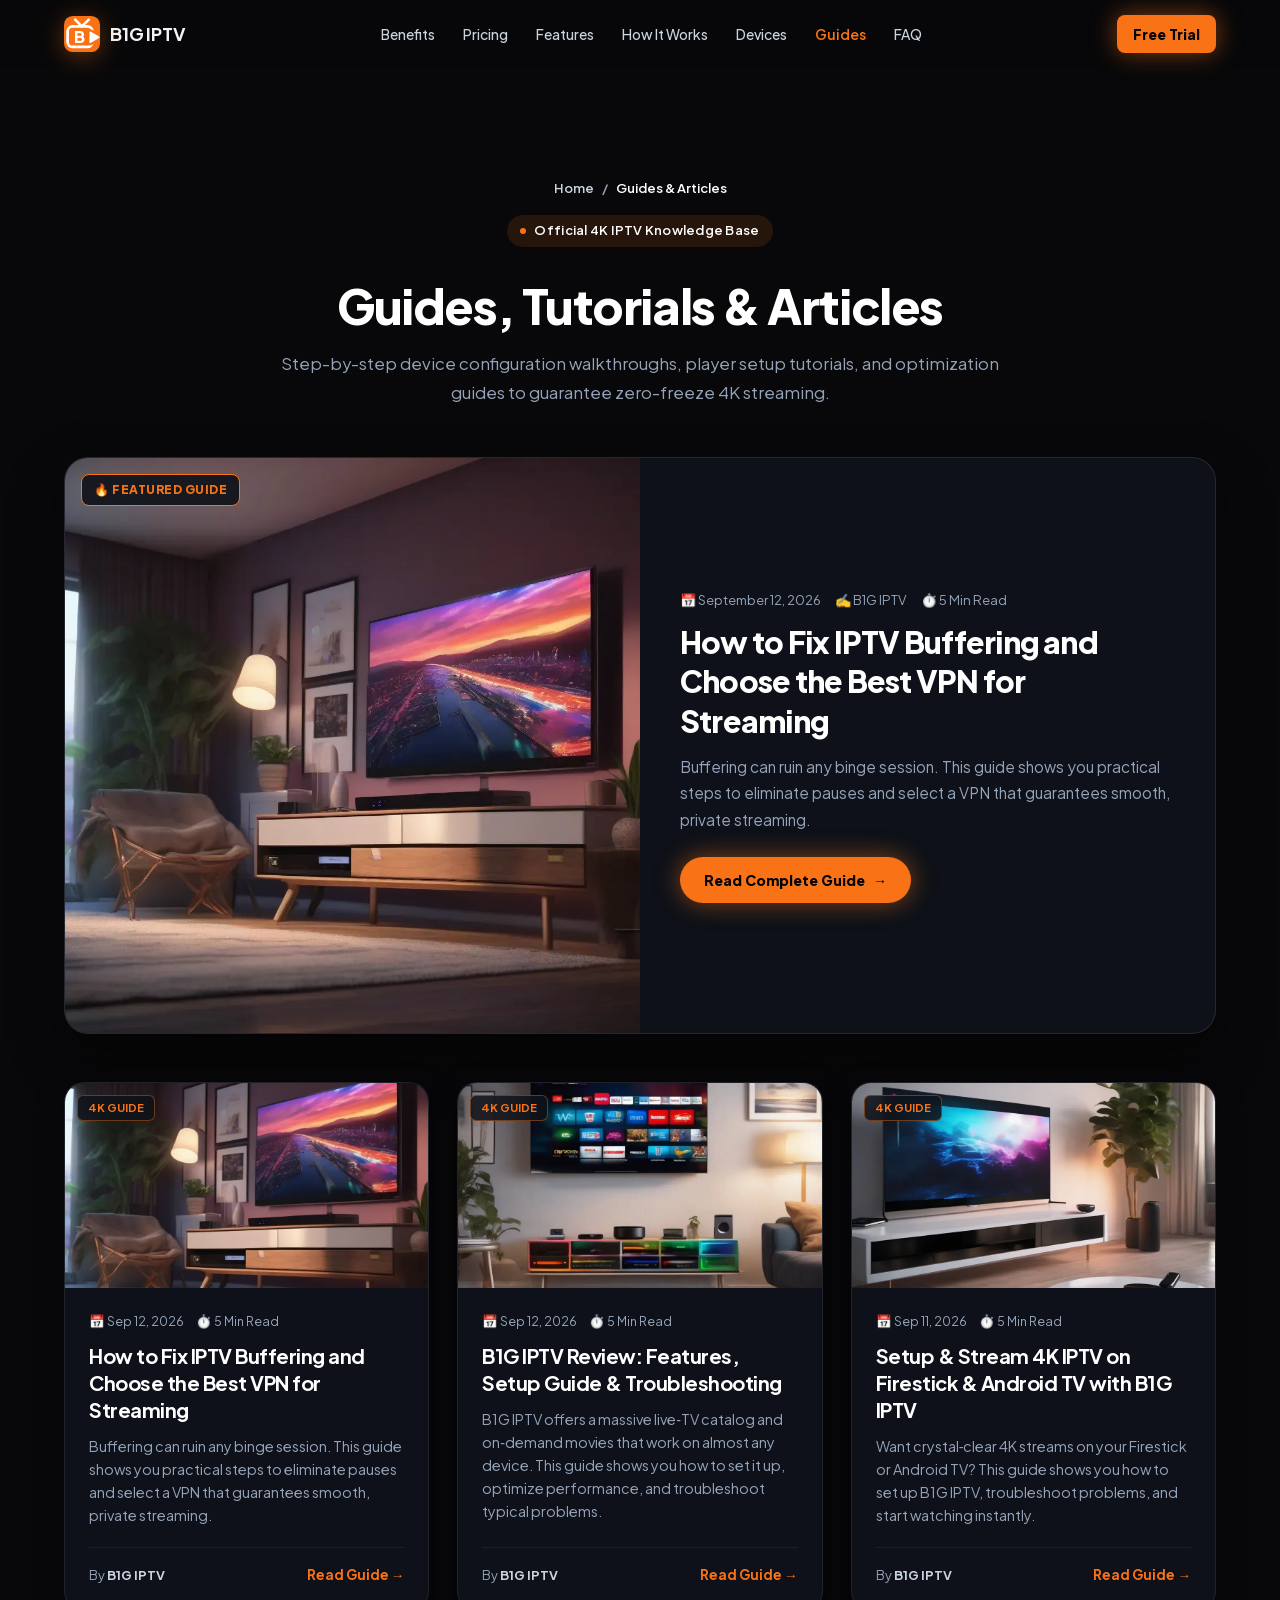
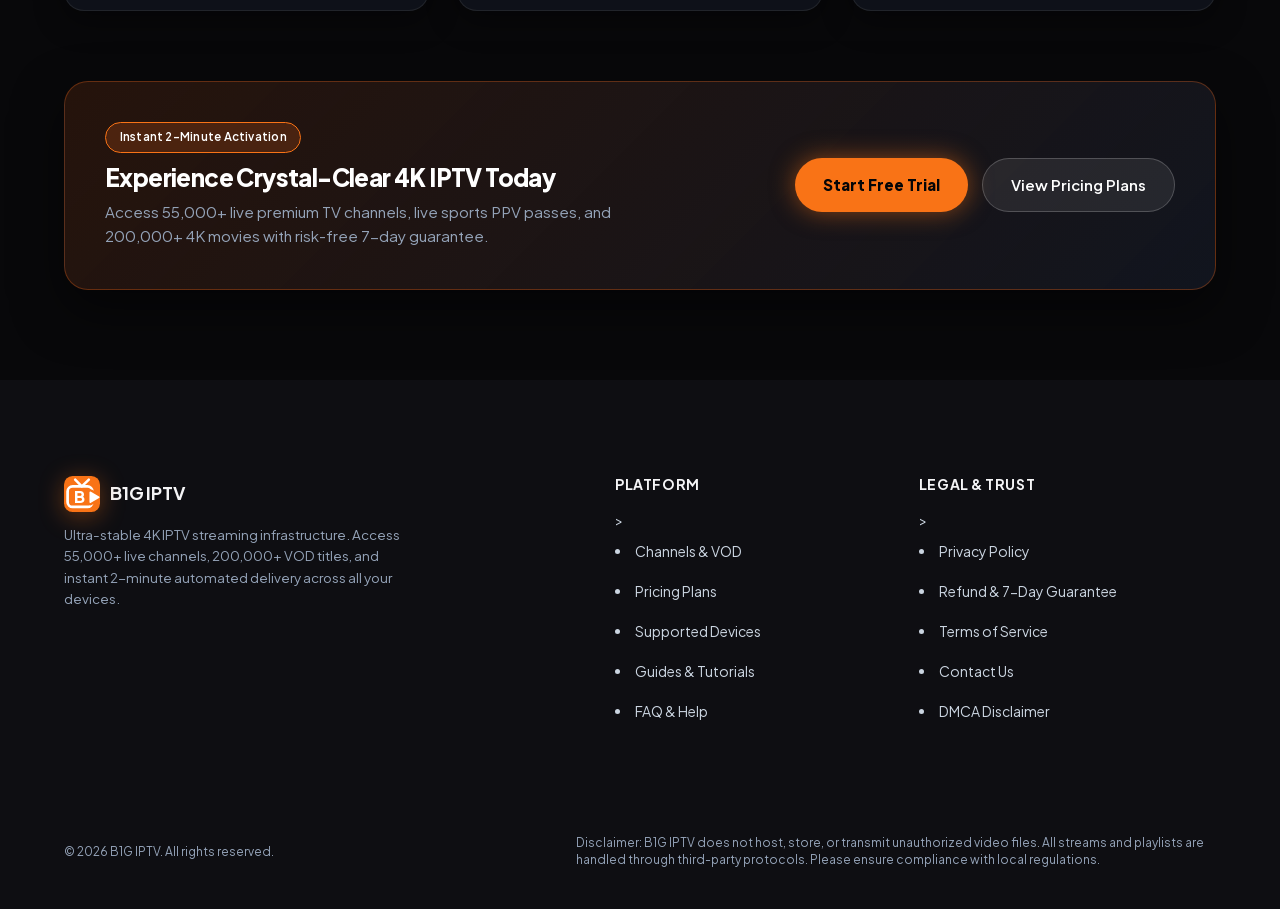
<file: guides.html>
<!DOCTYPE html>
<html lang="en" style="background-color:#08080a;color:#f4f4f6;">
<head>
  <meta charset="UTF-8">
  <meta name="viewport" content="width=device-width, initial-scale=1.0">
  
  <title>IPTV Setup Guides, Tutorials &amp; 4K Insights | B1G IPTV</title>
  <meta name="description" content="Explore official 4K IPTV setup tutorials, hardware installation guides for Firestick & Android TV, channel lineup tips, and troubleshooting articles by B1G IPTV.">
  <meta name="robots" content="index, follow">
  <link rel="canonical" href="https://b1g-iptv.shop/guides.html">
  <meta name="theme-color" content="#08080a">

  <!-- Open Graph -->
  <meta property="og:type" content="website">
  <meta property="og:url" content="https://b1g-iptv.shop/guides.html">
  <meta property="og:title" content="IPTV Setup Guides, Tutorials & 4K Insights | B1G IPTV">
  <meta property="og:description" content="Explore official 4K IPTV setup tutorials, hardware installation guides for Firestick & Android TV, channel lineup tips, and troubleshooting articles by B1G IPTV.">
  <meta property="og:image" content="https://b1g-iptv.shop/assets/images/features/feature-iptv.webp">

  <!-- Twitter Card -->
  <meta name="twitter:card" content="summary_large_image">
  <meta name="twitter:title" content="IPTV Setup Guides, Tutorials & 4K Insights | B1G IPTV">
  <meta name="twitter:description" content="Explore official 4K IPTV setup tutorials, hardware installation guides for Firestick & Android TV, channel lineup tips, and troubleshooting articles by B1G IPTV.">
  <meta name="twitter:image" content="https://b1g-iptv.shop/assets/images/features/feature-iptv.webp">

  <!-- Self-Hosted Critical Variable Font loaded via style.min.css with font-display: swap -->

  <!-- Main Stylesheet -->
  <link rel="stylesheet" href="/css/style.min.css?v=22.0">

  <!-- Structured Data: BreadcrumbList & CollectionPage -->
  <script type="application/ld+json">
  {
    "@context": "https://schema.org",
    "@type": "CollectionPage",
    "name": "IPTV Setup Guides & Tutorials | B1G IPTV",
    "url": "https://b1g-iptv.shop/guides.html",
    "description": "Step-by-step 4K IPTV installation tutorials and hardware setup guides.",
    "breadcrumb": {
      "@type": "BreadcrumbList",
      "itemListElement": [
        {
          "@type": "ListItem",
          "position": 1,
          "name": "Home",
          "item": "https://b1g-iptv.shop/"
        },
        {
          "@type": "ListItem",
          "position": 2,
          "name": "Guides & Articles",
          "item": "https://b1g-iptv.shop/guides.html"
        }
      ]
    }
  }
  </script>

  <!-- Pure SVG Dynamic Brand Favicon & App Icons (Google SEO Compliant) -->
  <link rel="icon" type="image/svg+xml" href="data:image/svg+xml;utf8,%3Csvg%20xmlns%3D%22http%3A%2F%2Fwww.w3.org%2F2000%2Fsvg%22%20viewBox%3D%220%200%20100%20100%22%20width%3D%22100%25%22%20height%3D%22100%25%22%3E%0A%20%20%3Cdefs%3E%0A%20%20%20%20%3ClinearGradient%20id%3D%22tvkixBrandGrad%22%20x1%3D%220%25%22%20y1%3D%220%25%22%20x2%3D%22100%25%22%20y2%3D%22100%25%22%3E%0A%20%20%20%20%20%20%3Cstop%20offset%3D%220%25%22%20stop-color%3D%22%23f97316%22%2F%3E%0A%20%20%20%20%20%20%3Cstop%20offset%3D%22100%25%22%20stop-color%3D%22%23f97316%22%2F%3E%0A%20%20%20%20%3C%2FlinearGradient%3E%0A%20%20%20%20%3Cmask%20id%3D%22tvCutout_ritlkm%22%3E%0A%20%20%20%20%20%20%3Crect%20width%3D%22100%22%20height%3D%22100%22%20fill%3D%22%23ffffff%22%2F%3E%0A%20%20%20%20%20%20%3Cpath%20d%3D%22M%2073.5%2046%20L%2096%2059%20L%2073.5%2072%20Z%22%20fill%3D%22%23000000%22%20stroke%3D%22%23000000%22%20stroke-width%3D%2218.5%22%20stroke-linejoin%3D%22round%22%20stroke-linecap%3D%22round%22%2F%3E%0A%20%20%20%20%3C%2Fmask%3E%0A%20%20%3C%2Fdefs%3E%0A%20%20%3Crect%20width%3D%22100%22%20height%3D%22100%22%20rx%3D%2224%22%20fill%3D%22url(%23tvkixBrandGrad)%22%2F%3E%0A%20%20%3Cpath%20d%3D%22M%2031%2010%20L%2049.5%2029%20L%2069%2010%22%20fill%3D%22none%22%20stroke%3D%22%23ffffff%22%20stroke-width%3D%227%22%20stroke-linecap%3D%22round%22%20stroke-linejoin%3D%22round%22%2F%3E%0A%20%20%3Crect%20x%3D%2210%22%20y%3D%2229%22%20width%3D%2269%22%20height%3D%2257%22%20rx%3D%2214%22%20fill%3D%22none%22%20stroke%3D%22%23ffffff%22%20stroke-width%3D%227.5%22%20stroke-linejoin%3D%22round%22%20stroke-linecap%3D%22round%22%20mask%3D%22url(%23tvCutout_ritlkm)%22%2F%3E%0A%20%20%3Cpath%20d%3D%22M%2073.5%2046%20L%2096%2059%20L%2073.5%2072%20Z%22%20fill%3D%22%23ffffff%22%20stroke%3D%22%23ffffff%22%20stroke-width%3D%225.5%22%20stroke-linejoin%3D%22round%22%20stroke-linecap%3D%22round%22%2F%3E%0A%20%20%3Ctext%20x%3D%2244%22%20y%3D%2258%22%20font-family%3D%22-apple-system%2C%20BlinkMacSystemFont%2C%20'Plus%20Jakarta%20Sans'%2C%20'Arial%20Black'%2C%20'Montserrat'%2C%20sans-serif%22%20font-size%3D%2244%22%20font-weight%3D%22900%22%20fill%3D%22%23ffffff%22%20text-anchor%3D%22middle%22%20dominant-baseline%3D%22central%22%3EB%3C%2Ftext%3E%0A%3C%2Fsvg%3E">
  <link rel="alternate icon" type="image/svg+xml" href="/assets/favicon.svg">
  <link rel="apple-touch-icon" href="data:image/svg+xml;utf8,%3Csvg%20xmlns%3D%22http%3A%2F%2Fwww.w3.org%2F2000%2Fsvg%22%20viewBox%3D%220%200%20100%20100%22%20width%3D%22100%25%22%20height%3D%22100%25%22%3E%0A%20%20%3Cdefs%3E%0A%20%20%20%20%3ClinearGradient%20id%3D%22tvkixBrandGrad%22%20x1%3D%220%25%22%20y1%3D%220%25%22%20x2%3D%22100%25%22%20y2%3D%22100%25%22%3E%0A%20%20%20%20%20%20%3Cstop%20offset%3D%220%25%22%20stop-color%3D%22%23f97316%22%2F%3E%0A%20%20%20%20%20%20%3Cstop%20offset%3D%22100%25%22%20stop-color%3D%22%23f97316%22%2F%3E%0A%20%20%20%20%3C%2FlinearGradient%3E%0A%20%20%20%20%3Cmask%20id%3D%22tvCutout_ritlkm%22%3E%0A%20%20%20%20%20%20%3Crect%20width%3D%22100%22%20height%3D%22100%22%20fill%3D%22%23ffffff%22%2F%3E%0A%20%20%20%20%20%20%3Cpath%20d%3D%22M%2073.5%2046%20L%2096%2059%20L%2073.5%2072%20Z%22%20fill%3D%22%23000000%22%20stroke%3D%22%23000000%22%20stroke-width%3D%2218.5%22%20stroke-linejoin%3D%22round%22%20stroke-linecap%3D%22round%22%2F%3E%0A%20%20%20%20%3C%2Fmask%3E%0A%20%20%3C%2Fdefs%3E%0A%20%20%3Crect%20width%3D%22100%22%20height%3D%22100%22%20rx%3D%2224%22%20fill%3D%22url(%23tvkixBrandGrad)%22%2F%3E%0A%20%20%3Cpath%20d%3D%22M%2031%2010%20L%2049.5%2029%20L%2069%2010%22%20fill%3D%22none%22%20stroke%3D%22%23ffffff%22%20stroke-width%3D%227%22%20stroke-linecap%3D%22round%22%20stroke-linejoin%3D%22round%22%2F%3E%0A%20%20%3Crect%20x%3D%2210%22%20y%3D%2229%22%20width%3D%2269%22%20height%3D%2257%22%20rx%3D%2214%22%20fill%3D%22none%22%20stroke%3D%22%23ffffff%22%20stroke-width%3D%227.5%22%20stroke-linejoin%3D%22round%22%20stroke-linecap%3D%22round%22%20mask%3D%22url(%23tvCutout_ritlkm)%22%2F%3E%0A%20%20%3Cpath%20d%3D%22M%2073.5%2046%20L%2096%2059%20L%2073.5%2072%20Z%22%20fill%3D%22%23ffffff%22%20stroke%3D%22%23ffffff%22%20stroke-width%3D%225.5%22%20stroke-linejoin%3D%22round%22%20stroke-linecap%3D%22round%22%2F%3E%0A%20%20%3Ctext%20x%3D%2244%22%20y%3D%2258%22%20font-family%3D%22-apple-system%2C%20BlinkMacSystemFont%2C%20'Plus%20Jakarta%20Sans'%2C%20'Arial%20Black'%2C%20'Montserrat'%2C%20sans-serif%22%20font-size%3D%2244%22%20font-weight%3D%22900%22%20fill%3D%22%23ffffff%22%20text-anchor%3D%22middle%22%20dominant-baseline%3D%22central%22%3EB%3C%2Ftext%3E%0A%3C%2Fsvg%3E">
  <link rel="manifest" href="site.webmanifest">

    <style id="site-dynamic-theme">
        :root {
            --accent: #f97316 !important;
            --accent-hover: #f97316 !important;
            --accent-text: #ffffff !important;
            --accent-light: rgba(249, 115, 22, 0.12) !important;
            --primary: #f97316 !important;
            --primary-glow: rgba(249, 115, 22, 0.44) !important;
            --brand-r: 249;
            --brand-g: 115;
            --brand-b: 22;
            font-family: 'Plus Jakarta Sans', -apple-system, sans-serif !important;
        }
        /* Header & Logo Pure SVG Mark */
        .logo-icon {
            width: 36px !important;
            height: 36px !important;
            background: transparent !important;
            border: none !important;
            padding: 0 !important;
            display: inline-flex !important;
            align-items: center !important;
            justify-content: center !important;
            box-shadow: none !important;
            filter: drop-shadow(0 4px 12px rgba(249, 115, 22, 0.38)) !important;
            transition: transform 0.2s ease, filter 0.2s ease !important;
            flex-shrink: 0 !important;
        }
        .brand-logo:hover .logo-icon {
            transform: scale(1.06) !important;
            filter: drop-shadow(0 6px 18px rgba(249, 115, 22, 0.6)) !important;
        }
        .logo-icon svg {
            width: 100% !important;
            height: 100% !important;
            display: block !important;
        }
        .brand-accent, .accent-mark { color: #f97316 !important; }
        .btn-pill-primary, .btn-pill-primary span, .btn-pill-primary:link, .btn-pill-primary:visited, .btn-primary { 
            background: #f97316 !important; 
            color: #050507 !important; 
            font-weight: 800 !important; 
            box-shadow: 0 0 25px rgba(249, 115, 22, 0.5) !important; 
        }
        .footer-link:hover, .policy-breadcrumbs a:hover { color: #f97316 !important; }
        :focus-visible { outline: 2px solid #f97316 !important; }
        :root { --accent: #f97316; }
    </style>
    
</head>
<body style="background-color:#08080a;">

  <!-- =========================================================================
       HEADER
       ========================================================================= -->
  <header class="site-header">
    <div class="container header-container">
      <a href="index.html" class="brand-logo" aria-label="B1G IPTV Homepage">
        <span class="logo-icon" aria-hidden="true"><svg xmlns="http://www.w3.org/2000/svg" viewBox="0 0 100 100" width="100%" height="100%">
  <defs>
    <linearGradient id="tvkixBrandGrad" x1="0%" y1="0%" x2="100%" y2="100%">
      <stop offset="0%" stop-color="#f97316"/>
      <stop offset="100%" stop-color="#f97316"/>
    </linearGradient>
    <mask id="tvCutout_9et77v">
      <rect width="100" height="100" fill="#ffffff"/>
      <path d="M 73.5 46 L 96 59 L 73.5 72 Z" fill="#000000" stroke="#000000" stroke-width="18.5" stroke-linejoin="round" stroke-linecap="round"/>
    </mask>
  </defs>
  <rect width="100" height="100" rx="24" fill="url(#tvkixBrandGrad)"/>
  <path d="M 31 10 L 49.5 29 L 69 10" fill="none" stroke="#ffffff" stroke-width="7" stroke-linecap="round" stroke-linejoin="round"/>
  <rect x="10" y="29" width="69" height="57" rx="14" fill="none" stroke="#ffffff" stroke-width="7.5" stroke-linejoin="round" stroke-linecap="round" mask="url(#tvCutout_9et77v)"/>
  <path d="M 73.5 46 L 96 59 L 73.5 72 Z" fill="#ffffff" stroke="#ffffff" stroke-width="5.5" stroke-linejoin="round" stroke-linecap="round"/>
  <text x="44" y="58" font-family="-apple-system, BlinkMacSystemFont, 'Plus Jakarta Sans', 'Arial Black', 'Montserrat', sans-serif" font-size="44" font-weight="900" fill="#ffffff" text-anchor="middle" dominant-baseline="central">B</text>
</svg></span>
        <span>B1G IPTV</span>
      </a>

      <nav class="nav-menu" aria-label="Main Navigation">
        <a href="index.html#benefits" class="nav-link">Benefits</a>
        <a href="index.html#pricing" class="nav-link">Pricing</a>
        <a href="index.html#features" class="nav-link">Features</a>
        <a href="index.html#how-it-works" class="nav-link">How It Works</a>
        <a href="index.html#compatibility" class="nav-link">Devices</a>
        <a href="guides.html" class="nav-link active" style="color: var(--accent); font-weight: 600;">Guides</a>
        <a href="index.html#faq" class="nav-link">FAQ</a>
      </nav>

      <div class="header-actions">
        <a href="/trial" rel="nofollow noopener noreferrer" class="btn btn-primary btn-sm">Free Trial</a>
      </div>
    </div>
  </header>

  <!-- =========================================================================
       HERO / HEADER SECTION
       ========================================================================= -->
  <main class="policy-page-wrapper" style="padding-top: 110px; padding-bottom: 90px;">
    <div class="container">
      <div class="policy-header" style="max-width: 860px; margin: 0 auto 50px auto; text-align: center;">
        <div class="policy-breadcrumbs" style="justify-content: center; margin-bottom: 16px;">
          <a href="index.html">Home</a>
          <span>/</span>
          <span style="color: #fff;">Guides &amp; Articles</span>
        </div>
        <div class="pill-badge" style="display: inline-flex; align-items: center; gap: 8px; margin-bottom: 18px;">
          <span class="dot" aria-hidden="true"></span>
          <span>Official 4K IPTV Knowledge Base</span>
        </div>
        <h1 style="font-size: clamp(2rem, 4vw, 3rem); font-weight: 800; line-height: 1.2; margin-bottom: 16px;">
          Guides, Tutorials &amp; Articles
        </h1>
        <p style="font-size: 1.05rem; color: #94a3b8; line-height: 1.7; max-width: 720px; margin: 0 auto;">
          Step-by-step device configuration walkthroughs, player setup tutorials, and optimization guides to guarantee zero-freeze 4K streaming.
        </p>
      </div>

      <!-- DYNAMIC GUIDES CONTAINER -->
      <!-- {{GUIDES_DYNAMIC_CONTENT}} -->
      <div id="guides-container">

        
        <div style="margin-bottom: 48px; background: rgba(18, 22, 32, 0.7); border: 1px solid rgba(255, 255, 255, 0.1); border-radius: 24px; overflow: hidden; display: grid; grid-template-columns: repeat(auto-fit, minmax(320px, 1fr)); backdrop-filter: blur(16px); box-shadow: 0 20px 50px rgba(0,0,0,0.5);">
          <a href="fix-iptv-buffering-best-vpn-streaming.html" style="display: block; position: relative; overflow: hidden; min-height: 280px; background: #08090d;">
            <img src="/images/posts/fix-iptv-buffering-best-vpn-streaming-1789198866422.webp" alt="How to Fix IPTV Buffering and Choose the Best VPN for Streaming" style="width: 100%; height: 100%; object-fit: cover; display: block;" loading="lazy">
            <span style="position: absolute; top: 16px; left: 16px; background: rgba(15, 18, 25, 0.9); backdrop-filter: blur(10px); border: 1px solid #f97316; color: #f97316; padding: 5px 12px; border-radius: 8px; font-size: 0.75rem; font-weight: 800; letter-spacing: 0.5px;">🔥 FEATURED GUIDE</span>
          </a>
          <div style="padding: clamp(24px, 4vw, 40px); display: flex; flex-direction: column; justify-content: center;">
            <div style="display: flex; gap: 14px; font-size: 0.82rem; color: #94a3b8; margin-bottom: 12px; align-items: center;">
              <span>📅 September 12, 2026</span>
              <span>✍️ B1G IPTV</span>
              <span>⏱️ 5 Min Read</span>
            </div>
            <h2 style="font-size: clamp(1.4rem, 2.5vw, 1.9rem); font-weight: 800; line-height: 1.3; margin-bottom: 14px;">
              <a href="fix-iptv-buffering-best-vpn-streaming.html" style="color: #fff; text-decoration: none;">How to Fix IPTV Buffering and Choose the Best VPN for Streaming</a>
            </h2>
            <p style="color: #94a3b8; font-size: 0.96rem; line-height: 1.7; margin-bottom: 24px;">
              Buffering can ruin any binge session. This guide shows you practical steps to eliminate pauses and select a VPN that guarantees smooth, private streaming.
            </p>
            <div>
              <a href="fix-iptv-buffering-best-vpn-streaming.html" class="btn btn-primary btn-sm" style="background: #f97316; color: #fff; padding: 12px 24px; border-radius: 9999px; text-decoration: none; font-weight: 700; font-size: 0.88rem; display: inline-flex; align-items: center; gap: 8px; box-shadow: 0 0 20px #f9731644;">
                <span>Read Complete Guide</span>
                <span>&rarr;</span>
              </a>
            </div>
          </div>
        </div>
        <div style="display: grid; grid-template-columns: repeat(auto-fill, minmax(320px, 1fr)); gap: 28px;">
          
            <article style="background: rgba(18, 22, 32, 0.7); border: 1px solid rgba(255, 255, 255, 0.08); border-radius: 20px; overflow: hidden; display: flex; flex-direction: column; transition: transform 0.2s ease, border-color 0.2s ease; box-shadow: 0 10px 30px rgba(0,0,0,0.4);">
              <a href="fix-iptv-buffering-best-vpn-streaming.html" style="position: relative; display: block; overflow: hidden; aspect-ratio: 16/9; background: #0a0c10;">
                <img src="/images/posts/fix-iptv-buffering-best-vpn-streaming-1789198866422.webp" alt="How to Fix IPTV Buffering and Choose the Best VPN for Streaming" style="width: 100%; height: 100%; object-fit: cover;" loading="lazy">
                <span style="position: absolute; top: 12px; left: 12px; background: rgba(15, 18, 25, 0.85); backdrop-filter: blur(8px); border: 1px solid #f9731666; color: #f97316; padding: 3px 10px; border-radius: 6px; font-size: 0.7rem; font-weight: 700;">4K GUIDE</span>
              </a>
              <div style="padding: 24px; display: flex; flex-direction: column; flex-grow: 1;">
                <div style="display: flex; gap: 12px; font-size: 0.78rem; color: #94a3b8; margin-bottom: 10px;">
                  <span>📅 Sep 12, 2026</span>
                  <span>⏱️ 5 Min Read</span>
                </div>
                <h3 style="font-size: 1.25rem; font-weight: 700; line-height: 1.35; margin-bottom: 12px;">
                  <a href="fix-iptv-buffering-best-vpn-streaming.html" style="color: #fff; text-decoration: none;">How to Fix IPTV Buffering and Choose the Best VPN for Streaming</a>
                </h3>
                <p style="color: #94a3b8; font-size: 0.9rem; line-height: 1.6; margin-bottom: 20px; flex-grow: 1;">
                  Buffering can ruin any binge session. This guide shows you practical steps to eliminate pauses and select a VPN that guarantees smooth, private streaming.
                </p>
                <div style="display: flex; align-items: center; justify-content: space-between; border-top: 1px solid rgba(255,255,255,0.06); padding-top: 16px; margin-top: auto;">
                  <span style="font-size: 0.8rem; color: #94a3b8;">By <strong style="color: #cbd5e1;">B1G IPTV</strong></span>
                  <a href="fix-iptv-buffering-best-vpn-streaming.html" style="color: #f97316; font-weight: 700; font-size: 0.85rem; text-decoration: none; display: flex; align-items: center; gap: 4px;">Read Guide &rarr;</a>
                </div>
              </div>
            </article>
            <article style="background: rgba(18, 22, 32, 0.7); border: 1px solid rgba(255, 255, 255, 0.08); border-radius: 20px; overflow: hidden; display: flex; flex-direction: column; transition: transform 0.2s ease, border-color 0.2s ease; box-shadow: 0 10px 30px rgba(0,0,0,0.4);">
              <a href="b1g-iptv-review-setup-guide.html" style="position: relative; display: block; overflow: hidden; aspect-ratio: 16/9; background: #0a0c10;">
                <img src="/images/posts/b1g-iptv-review-setup-guide-1789198804255.webp" alt="B1G IPTV Review: Features, Setup Guide & Troubleshooting" style="width: 100%; height: 100%; object-fit: cover;" loading="lazy">
                <span style="position: absolute; top: 12px; left: 12px; background: rgba(15, 18, 25, 0.85); backdrop-filter: blur(8px); border: 1px solid #f9731666; color: #f97316; padding: 3px 10px; border-radius: 6px; font-size: 0.7rem; font-weight: 700;">4K GUIDE</span>
              </a>
              <div style="padding: 24px; display: flex; flex-direction: column; flex-grow: 1;">
                <div style="display: flex; gap: 12px; font-size: 0.78rem; color: #94a3b8; margin-bottom: 10px;">
                  <span>📅 Sep 12, 2026</span>
                  <span>⏱️ 5 Min Read</span>
                </div>
                <h3 style="font-size: 1.25rem; font-weight: 700; line-height: 1.35; margin-bottom: 12px;">
                  <a href="b1g-iptv-review-setup-guide.html" style="color: #fff; text-decoration: none;">B1G IPTV Review: Features, Setup Guide &amp; Troubleshooting</a>
                </h3>
                <p style="color: #94a3b8; font-size: 0.9rem; line-height: 1.6; margin-bottom: 20px; flex-grow: 1;">
                  B1G IPTV offers a massive live‑TV catalog and on‑demand movies that work on almost any device. This guide shows you how to set it up, optimize performance, and troubleshoot typical problems.
                </p>
                <div style="display: flex; align-items: center; justify-content: space-between; border-top: 1px solid rgba(255,255,255,0.06); padding-top: 16px; margin-top: auto;">
                  <span style="font-size: 0.8rem; color: #94a3b8;">By <strong style="color: #cbd5e1;">B1G IPTV</strong></span>
                  <a href="b1g-iptv-review-setup-guide.html" style="color: #f97316; font-weight: 700; font-size: 0.85rem; text-decoration: none; display: flex; align-items: center; gap: 4px;">Read Guide &rarr;</a>
                </div>
              </div>
            </article>
            <article style="background: rgba(18, 22, 32, 0.7); border: 1px solid rgba(255, 255, 255, 0.08); border-radius: 20px; overflow: hidden; display: flex; flex-direction: column; transition: transform 0.2s ease, border-color 0.2s ease; box-shadow: 0 10px 30px rgba(0,0,0,0.4);">
              <a href="setup-stream-4k-iptv-firestick-android-tv-b1g-iptv.html" style="position: relative; display: block; overflow: hidden; aspect-ratio: 16/9; background: #0a0c10;">
                <img src="/images/posts/setup-stream-4k-iptv-firestick-android-tv-b1g-iptv-1789131921537.webp" alt="Setup & Stream 4K IPTV on Firestick & Android TV with B1G IPTV" style="width: 100%; height: 100%; object-fit: cover;" loading="lazy">
                <span style="position: absolute; top: 12px; left: 12px; background: rgba(15, 18, 25, 0.85); backdrop-filter: blur(8px); border: 1px solid #f9731666; color: #f97316; padding: 3px 10px; border-radius: 6px; font-size: 0.7rem; font-weight: 700;">4K GUIDE</span>
              </a>
              <div style="padding: 24px; display: flex; flex-direction: column; flex-grow: 1;">
                <div style="display: flex; gap: 12px; font-size: 0.78rem; color: #94a3b8; margin-bottom: 10px;">
                  <span>📅 Sep 11, 2026</span>
                  <span>⏱️ 5 Min Read</span>
                </div>
                <h3 style="font-size: 1.25rem; font-weight: 700; line-height: 1.35; margin-bottom: 12px;">
                  <a href="setup-stream-4k-iptv-firestick-android-tv-b1g-iptv.html" style="color: #fff; text-decoration: none;">Setup &amp; Stream 4K IPTV on Firestick &amp; Android TV with B1G IPTV</a>
                </h3>
                <p style="color: #94a3b8; font-size: 0.9rem; line-height: 1.6; margin-bottom: 20px; flex-grow: 1;">
                  Want crystal‑clear 4K streams on your Firestick or Android TV? This guide shows you how to set up B1G IPTV, troubleshoot problems, and start watching instantly.
                </p>
                <div style="display: flex; align-items: center; justify-content: space-between; border-top: 1px solid rgba(255,255,255,0.06); padding-top: 16px; margin-top: auto;">
                  <span style="font-size: 0.8rem; color: #94a3b8;">By <strong style="color: #cbd5e1;">B1G IPTV</strong></span>
                  <a href="setup-stream-4k-iptv-firestick-android-tv-b1g-iptv.html" style="color: #f97316; font-weight: 700; font-size: 0.85rem; text-decoration: none; display: flex; align-items: center; gap: 4px;">Read Guide &rarr;</a>
                </div>
              </div>
            </article>
        </div>
</div>

      <!-- CTA BANNER -->
      <div class="policy-cta-box" style="margin-top: 70px; background: linear-gradient(135deg, rgba(255,106,26,0.12) 0%, rgba(18,22,32,0.95) 100%); border: 1px solid rgba(255,106,26,0.3); border-radius: 24px; padding: 40px; display: flex; justify-content: space-between; align-items: center; flex-wrap: wrap; gap: 24px; box-shadow: 0 20px 50px rgba(0,0,0,0.5);">
        <div>
          <div class="pill-badge" style="background: rgba(255,106,26,0.18); border: 1px solid var(--accent); color: #fff; margin-bottom: 10px; font-size: 0.72rem;">
            <span>Instant 2-Minute Activation</span>
          </div>
          <h3 style="font-size: 1.5rem; font-weight: 800; color: #fff; margin-bottom: 8px;">Experience Crystal-Clear 4K IPTV Today</h3>
          <p style="color: #94a3b8; font-size: 0.95rem; margin: 0; max-width: 580px;">Access 55,000+ live premium TV channels, live sports PPV passes, and 200,000+ 4K movies with risk-free 7-day guarantee.</p>
        </div>
        <div style="display: flex; gap: 14px; flex-wrap: wrap;">
          <a href="/trial" rel="nofollow noopener noreferrer" class="btn btn-primary" style="padding: 14px 28px; font-weight: 700; border-radius: 9999px;">Start Free Trial</a>
          <a href="/order" rel="nofollow noopener noreferrer" class="btn" style="background: rgba(255,255,255,0.08); border: 1px solid rgba(255,255,255,0.2); padding: 14px 28px; font-weight: 600; color: #fff; border-radius: 9999px;">View Pricing Plans</a>
        </div>
      </div>
    </div>
  </main>

  <!-- =========================================================================
       FOOTER
       ========================================================================= -->
  <footer class="site-footer">
    <div class="container">
      <div class="footer-grid">
        <!-- Brand & Mission -->
        <div class="footer-brand">
          <a href="index.html" class="brand-logo" aria-label="B1G IPTV Homepage">
            <span class="logo-icon" aria-hidden="true"><svg xmlns="http://www.w3.org/2000/svg" viewBox="0 0 100 100" width="100%" height="100%">
  <defs>
    <linearGradient id="tvkixBrandGrad" x1="0%" y1="0%" x2="100%" y2="100%">
      <stop offset="0%" stop-color="#f97316"/>
      <stop offset="100%" stop-color="#f97316"/>
    </linearGradient>
    <mask id="tvCutout_9et77v">
      <rect width="100" height="100" fill="#ffffff"/>
      <path d="M 73.5 46 L 96 59 L 73.5 72 Z" fill="#000000" stroke="#000000" stroke-width="18.5" stroke-linejoin="round" stroke-linecap="round"/>
    </mask>
  </defs>
  <rect width="100" height="100" rx="24" fill="url(#tvkixBrandGrad)"/>
  <path d="M 31 10 L 49.5 29 L 69 10" fill="none" stroke="#ffffff" stroke-width="7" stroke-linecap="round" stroke-linejoin="round"/>
  <rect x="10" y="29" width="69" height="57" rx="14" fill="none" stroke="#ffffff" stroke-width="7.5" stroke-linejoin="round" stroke-linecap="round" mask="url(#tvCutout_9et77v)"/>
  <path d="M 73.5 46 L 96 59 L 73.5 72 Z" fill="#ffffff" stroke="#ffffff" stroke-width="5.5" stroke-linejoin="round" stroke-linecap="round"/>
  <text x="44" y="58" font-family="-apple-system, BlinkMacSystemFont, 'Plus Jakarta Sans', 'Arial Black', 'Montserrat', sans-serif" font-size="44" font-weight="900" fill="#ffffff" text-anchor="middle" dominant-baseline="central">B</text>
</svg></span>
            <span>B1G IPTV</span>
          </a>
          <p>
            Ultra-stable 4K IPTV streaming infrastructure. Access 55,000+ live channels, 200,000+ VOD titles, and instant 2-minute automated delivery across all your devices.
          </p>
        </div>

        <!-- Platform Navigation -->
        <div>
          <h3 class="footer-col-title">Platform</h3>>
            <li><a href="index.html#features" class="footer-link">Channels &amp; VOD</a></li>
            <li><a href="index.html#pricing" class="footer-link">Pricing Plans</a></li>
            <li><a href="index.html#compatibility" class="footer-link">Supported Devices</a></li>
            <li><a href="guides.html" class="footer-link">Guides &amp; Tutorials</a></li>
            <li><a href="index.html#faq" class="footer-link">FAQ &amp; Help</a></li>
          </ul>
        </div>

        <!-- Essential Legal & Support Pages (Google SEO) -->
        <div>
          <h3 class="footer-col-title">Legal &amp; Trust</h3>>
            <li><a href="privacy-policy.html" class="footer-link">Privacy Policy</a></li>
            <li><a href="refund-policy.html" class="footer-link">Refund &amp; 7-Day Guarantee</a></li>
            <li><a href="terms.html" class="footer-link">Terms of Service</a></li>
            <li><a href="contact.html" class="footer-link">Contact Us</a></li>
            <li><a href="dmca.html" class="footer-link">DMCA Disclaimer</a></li>
          </ul>
        </div>
      </div>

      <div class="footer-bottom">
        <div>&copy; 2026 B1G IPTV. All rights reserved.</div>
        <div class="footer-disclaimer">
          Disclaimer: B1G IPTV does not host, store, or transmit unauthorized video files. All streams and playlists are handled through third-party protocols. Please ensure compliance with local regulations.
        </div>
      </div>
    </div>
  </footer>


    <!-- SATELLITE ON-SITE MODAL POPUP SYSTEM (Trial & Pay) -->
    <div id="sat-modal-overlay" class="sat-modal-overlay" aria-hidden="true" role="dialog" aria-modal="true">
        <div class="sat-modal-backdrop" onclick="closeSiteModal()"></div>
        <div class="sat-modal-container" role="document">
            
            <!-- Modal Header -->
            <div class="sat-modal-header">
                <div class="sat-tab-switch">
                    <button type="button" class="sat-tab-btn active" id="sat-tab-trial" onclick="switchSiteModalTab('trial')">
                        <span class="sat-tab-dot"></span>
                        <span>Free Trial</span>
                    </button>
                    <button type="button" class="sat-tab-btn" id="sat-tab-order" onclick="switchSiteModalTab('order')">
                        <svg width="15" height="15" viewBox="0 0 24 24" fill="none" stroke="currentColor" stroke-width="2" stroke-linecap="round" stroke-linejoin="round" style="margin-right:6px;"><rect x="2" y="5" width="20" height="14" rx="2"/><line x1="2" y1="10" x2="22" y2="10"/></svg>
                        <span>Plans</span>
                    </button>
                </div>
                <button type="button" class="sat-modal-close" onclick="closeSiteModal()" aria-label="Close modal">
                    <svg width="14" height="14" viewBox="0 0 24 24" fill="none" stroke="currentColor" stroke-width="2.5" stroke-linecap="round" stroke-linejoin="round"><line x1="18" y1="6" x2="6" y2="18"></line><line x1="6" y1="6" x2="18" y2="18"></line></svg>
                </button>
            </div>

            <!-- VIEW 1: FREE TRIAL -->
            <div id="sat-view-trial" class="sat-modal-view active">
                <h2 class="sat-trial-intro">Get your free 24H trial</h2>

                <!-- WhatsApp One-Click Activation (Reference UI) -->
                <a href="https://api.whatsapp.com/send?phone=19145205753&text=Hi!%20I%20would%20like%20to%20activate%20a%2024H%20free%20trial%20for%20B1G%20IPTV"
                   target="_blank" rel="noopener noreferrer" class="sat-btn-wa-activate">
                    <span class="sat-wa-btn-left">
                        <span class="sat-wa-btn-circle">
                            <svg width="19" height="19" viewBox="0 0 24 24" fill="currentColor">
                                <path d="M17.472 14.382c-.297-.149-1.758-.867-2.03-.967-.273-.099-.471-.148-.67.15-.197.297-.767.966-.94 1.164-.173.199-.347.223-.644.075-.297-.15-1.255-.463-2.39-1.475-.883-.788-1.48-1.761-1.653-2.059-.173-.297-.018-.458.13-.606.134-.133.298-.347.446-.52.149-.174.198-.298.298-.497.099-.198.05-.371-.025-.52-.075-.149-.669-1.612-.916-2.207-.242-.579-.487-.5-.669-.51-.173-.008-.371-.01-.57-.01-.198 0-.52.074-.792.372-.272.297-1.04 1.016-1.04 2.479 0 1.462 1.065 2.875 1.213 3.074.149.198 2.096 3.2 5.077 4.487.709.306 1.262.489 1.694.625.712.227 1.36.195 1.871.118.571-.085 1.758-.719 2.006-1.413.248-.694.248-1.289.173-1.413-.074-.124-.272-.198-.57-.347m-5.421 7.403h-.004a9.87 9.87 0 01-5.031-1.378l-.361-.214-3.741.982.998-3.648-.235-.374a9.86 9.86 0 01-1.51-5.26c.001-5.45 4.436-9.884 9.888-9.884 2.64 0 5.122 1.03 6.988 2.898a9.825 9.825 0 012.893 6.994c-.003 5.45-4.437 9.884-9.885 9.884m8.413-18.297A11.815 11.815 0 0012.05 0C5.495 0 .16 5.335.157 11.892c0 2.096.547 4.142 1.588 5.945L.057 24l6.305-1.654a11.882 11.882 0 005.683 1.448h.005c6.554 0 11.89-5.335 11.893-11.893a11.821 11.821 0 00-3.48-8.413z"/>
                            </svg>
                        </span>
                        <span class="sat-wa-btn-text">Activate via WhatsApp</span>
                    </span>
                    <svg class="sat-wa-btn-arrow" width="18" height="18" viewBox="0 0 24 24" fill="none" stroke="currentColor" stroke-width="2.5" stroke-linecap="round" stroke-linejoin="round">
                        <line x1="5" y1="12" x2="19" y2="12"></line>
                        <polyline points="12 5 19 12 12 19"></polyline>
                    </svg>
                </a>

                <!-- Divider: or request your 24H trial -->
                <div class="sat-trial-divider">
                    <span>or request your 24H trial</span>
                </div>

                <form id="sat-trial-form" onsubmit="submitSiteTrial(event)">
                    <!-- Row: Full Name & Email Address -->
                    <div class="sat-input-row">
                        <div class="sat-field-box">
                            <svg class="sat-field-icon" viewBox="0 0 24 24" fill="none" stroke="currentColor" stroke-width="2" stroke-linecap="round" stroke-linejoin="round">
                                <path d="M20 21v-2a4 4 0 0 0-4-4H8a4 4 0 0 0-4 4v2"></path>
                                <circle cx="12" cy="7" r="4"></circle>
                            </svg>
                            <input type="text" id="sat-trial-name" class="sat-field-input" placeholder="Full Name" autocomplete="name">
                        </div>
                        <div class="sat-field-box">
                            <svg class="sat-field-icon" viewBox="0 0 24 24" fill="none" stroke="currentColor" stroke-width="2" stroke-linecap="round" stroke-linejoin="round">
                                <rect width="20" height="16" x="2" y="4" rx="2"></rect>
                                <path d="m22 7-8.97 5.7a1.94 1.94 0 0 1-2.06 0L2 7"></path>
                            </svg>
                            <input type="email" id="sat-trial-email" class="sat-field-input" placeholder="Email Address" required autocomplete="email">
                        </div>
                    </div>

                    <!-- Select Package -->
                    <div class="sat-package-section">
                        <div class="sat-package-label">
                            <svg viewBox="0 0 24 24" fill="none" stroke="#10b981" stroke-width="2" stroke-linecap="round" stroke-linejoin="round">
                                <circle cx="12" cy="12" r="10"></circle>
                                <line x1="2" y1="12" x2="22" y2="12"></line>
                                <path d="M12 2a15.3 15.3 0 0 1 4 10 15.3 15.3 0 0 1-4 10 15.3 15.3 0 0 1-4-10 15.3 15.3 0 0 1 4-10z"></path>
                            </svg>
                            <span>Select Package</span>
                        </div>
                        <div class="sat-package-grid">
                            <button type="button" class="sat-pkg-btn is-active" id="sat-pkg-worldwide" data-pkg="Worldwide" onclick="selectSitePackage('Worldwide')">Worldwide</button>
                            <button type="button" class="sat-pkg-btn" id="sat-pkg-english" data-pkg="English" onclick="selectSitePackage('English')">English</button>
                            <button type="button" class="sat-pkg-btn" id="sat-pkg-europe" data-pkg="Europe" onclick="selectSitePackage('Europe')">Europe</button>
                        </div>
                        <input type="hidden" id="sat-selected-pkg" value="Worldwide">
                    </div>

                    <!-- Preferred Device (Optional) -->
                    <div class="sat-form-group">
                        <label class="sat-label-sub" for="sat-trial-device">Preferred Device <span class="sat-opt">(Optional)</span></label>
                        <div class="sat-field-box sat-select-box">
                            <svg class="sat-field-icon" viewBox="0 0 24 24" fill="none" stroke="currentColor" stroke-width="2" stroke-linecap="round" stroke-linejoin="round">
                                <rect width="20" height="15" x="2" y="3" rx="2"></rect>
                                <polyline points="17 21 12 18 7 21"></polyline>
                            </svg>
                            <select id="sat-trial-device" class="sat-field-select">
                                <option value="Firestick / Fire TV">Firestick / Fire TV</option>
                                <option value="Android TV / Box / Google TV">Android TV / Google TV</option>
                                <option value="Smart TV (Samsung / LG)">Smart TV (Samsung / LG)</option>
                                <option value="Apple TV / iOS">Apple TV / iOS</option>
                                <option value="Windows PC / Mac">Windows PC / Mac</option>
                                <option value="MAG Box / Formuler">MAG Box / Formuler</option>
                                <option value="Other / General M3U">Other / General M3U</option>
                            </select>
                            <svg class="sat-select-chevron" viewBox="0 0 24 24" fill="none" stroke="currentColor" stroke-width="2.5" stroke-linecap="round" stroke-linejoin="round">
                                <polyline points="6 9 12 15 18 9"></polyline>
                            </svg>
                        </div>
                    </div>

                    <!-- Additional Information (Optional) -->
                    <div class="sat-form-group">
                        <label class="sat-label-sub" for="sat-trial-note">Additional Information <span class="sat-opt">(Optional)</span></label>
                        <div class="sat-field-box">
                            <svg class="sat-field-icon" viewBox="0 0 24 24" fill="none" stroke="currentColor" stroke-width="2" stroke-linecap="round" stroke-linejoin="round">
                                <path d="M14 2H6a2 2 0 0 0-2 2v16a2 2 0 0 0 2 2h12a2 2 0 0 0 2-2V8z"></path>
                                <polyline points="14 2 14 8 20 8"></polyline>
                                <line x1="16" y1="13" x2="8" y2="13"></line>
                                <line x1="16" y1="17" x2="8" y2="17"></line>
                            </svg>
                            <input type="text" id="sat-trial-note" class="sat-field-input" placeholder="No adult, specific country, device, or note...">
                        </div>
                    </div>

                    <div id="sat-trial-error" class="sat-alert-error" style="display:none;"></div>

                    <!-- Submit Button -->
                    <button type="submit" id="sat-trial-submit-btn" class="sat-btn-main">
                        <span class="sat-btn-text">Request 24H Trial &rarr;</span>
                        <span class="sat-spinner" style="display:none;"></span>
                    </button>
                </form>

                <!-- Minimalist Clean 3-Column Trust Grid (Trial) -->
                <div class="sat-trial-trust-grid">
                    <div class="sat-trial-trust-item">
                        <svg class="sat-trial-trust-icon" viewBox="0 0 24 24" fill="none" stroke="#10b981" stroke-width="2.2" stroke-linecap="round" stroke-linejoin="round">
                            <circle cx="12" cy="12" r="10"></circle>
                            <polyline points="12 6 12 12 16 14"></polyline>
                        </svg>
                        <div class="sat-trial-trust-text">
                            <span class="sat-trial-trust-title">24H Free Trial</span>
                            <span class="sat-trial-trust-desc">No credit card required</span>
                        </div>
                    </div>
                    <div class="sat-trial-trust-item">
                        <svg class="sat-trial-trust-icon" viewBox="0 0 24 24" fill="none" stroke="#10b981" stroke-width="2.2" stroke-linecap="round" stroke-linejoin="round">
                            <polygon points="12 2 15.09 8.26 22 9.27 17 14.14 18.18 21.02 12 17.77 5.82 21.02 7 14.14 2 9.27 8.91 8.26 12 2"></polygon>
                        </svg>
                        <div class="sat-trial-trust-text">
                            <span class="sat-trial-trust-title">Premium Streaming</span>
                            <span class="sat-trial-trust-desc">4K &amp; 8K quality</span>
                        </div>
                    </div>
                    <div class="sat-trial-trust-item">
                        <svg class="sat-trial-trust-icon" viewBox="0 0 24 24" fill="none" stroke="#10b981" stroke-width="2.2" stroke-linecap="round" stroke-linejoin="round">
                            <polyline points="20 6 9 17 4 12"></polyline>
                        </svg>
                        <div class="sat-trial-trust-text">
                            <span class="sat-trial-trust-title">Easy &amp; Flexible</span>
                            <span class="sat-trial-trust-desc">No hidden fees</span>
                        </div>
                    </div>
                </div>

                <!-- Trial Success State -->
                <div id="sat-trial-success" class="sat-success-view" style="display:none;">
                    <div class="sat-success-icon-wrap">
                        <svg width="36" height="36" viewBox="0 0 24 24" fill="none" stroke="#10b981" stroke-width="2.5" stroke-linecap="round" stroke-linejoin="round"><polyline points="20 6 9 17 4 12"/></svg>
                    </div>
                    <h4>Trial Request Received!</h4>
                    <p>Your free 24-hour IPTV access for <strong>B1G IPTV</strong> is being prepared. We have dispatched your playlist credentials and setup tutorial to:</p>
                    <div class="sat-confirmed-email" id="sat-confirmed-email"></div>

                    <div class="sat-notice-box">
                        <div class="sat-notice-title">Check Inbox &amp; Junk Folder</div>
                        <p>Please check both your primary inbox and junk/spam folder. If you do not receive the email within a few minutes, reach out to us on WhatsApp.</p>
                    </div>

                    <div class="sat-order-help-actions" style="margin-bottom:14px;">
                        <a href="mailto:b1giptv@tvkix.com?subject=Free%20Trial%20Support%20-%20B1G%20IPTV"
                           class="sat-order-help-btn sat-btn-email" title="b1giptv@tvkix.com">
                            <svg width="16" height="16" viewBox="0 0 24 24" fill="none" stroke="currentColor" stroke-width="2" stroke-linecap="round" stroke-linejoin="round">
                                <rect width="20" height="16" x="2" y="4" rx="2"></rect>
                                <path d="m22 7-8.97 5.7a1.94 1.94 0 0 1-2.06 0L2 7"></path>
                            </svg>
                            <span>Email Support</span>
                        </a>
                        <a href="https://api.whatsapp.com/send?phone=19145205753&text=Hi!%20I%20requested%20a%20free%20trial%20on%20B1G%20IPTV%20and%20haven't%20received%20the%20email%20yet."
                           target="_blank" rel="noopener noreferrer" class="sat-order-help-btn sat-btn-wa">
                            <svg width="16" height="16" viewBox="0 0 24 24" fill="currentColor">
                                <path d="M17.472 14.382c-.297-.149-1.758-.867-2.03-.967-.273-.099-.471-.148-.67.15-.197.297-.767.966-.94 1.164-.173.199-.347.223-.644.075-.297-.15-1.255-.463-2.39-1.475-.883-.788-1.48-1.761-1.653-2.059-.173-.297-.018-.458.13-.606.134-.133.298-.347.446-.52.149-.174.198-.298.298-.497.099-.198.05-.371-.025-.52-.075-.149-.669-1.612-.916-2.207-.242-.579-.487-.5-.669-.51-.173-.008-.371-.01-.57-.01-.198 0-.52.074-.792.372-.272.297-1.04 1.016-1.04 2.479 0 1.462 1.065 2.875 1.213 3.074.149.198 2.096 3.2 5.077 4.487.709.306 1.262.489 1.694.625.712.227 1.36.195 1.871.118.571-.085 1.758-.719 2.006-1.413.248-.694.248-1.289.173-1.413-.074-.124-.272-.198-.57-.347m-5.421 7.403h-.004a9.87 9.87 0 01-5.031-1.378l-.361-.214-3.741.982.998-3.648-.235-.374a9.86 9.86 0 01-1.51-5.26c.001-5.45 4.436-9.884 9.888-9.884 2.64 0 5.122 1.03 6.988 2.898a9.825 9.825 0 012.893 6.994c-.003 5.45-4.437 9.884-9.885 9.884m8.413-18.297A11.815 11.815 0 0012.05 0C5.495 0 .16 5.335.157 11.892c0 2.096.547 4.142 1.588 5.945L.057 24l6.305-1.654a11.882 11.882 0 005.683 1.448h.005c6.554 0 11.89-5.335 11.893-11.893a11.821 11.821 0 00-3.48-8.413z"/>
                            </svg>
                            <span>WhatsApp</span>
                        </a>
                    </div>

                    <button type="button" class="sat-btn-secondary" onclick="closeSiteModal()">Done &bull; Continue Browsing</button>
                </div>
            </div>

            <!-- VIEW 2: CHOOSE YOUR PLAN & CHECKOUT -->
            <div id="sat-view-order" class="sat-modal-view">
                <div id="sat-order-form-wrap">
                    <h2 class="sat-form-title">Almost there</h2>
                    <p class="sat-form-subtitle">Enter your details and we'll email your payment link.</p>

                    <form id="sat-order-form" onsubmit="submitSiteOrder(event)">
                    
                    <!-- Selected Plan Summary Card with Quick Switcher -->
                    <div class="sat-selected-summary">
                        <div class="sat-summary-main">
                            <div class="sat-summary-plan" id="sat-summary-plan-text">12 Months &bull; 1 Device</div>
                            <div class="sat-summary-right">
                                <span class="sat-summary-price" id="sat-summary-price-text">$66.99</span>
                                <button type="button" class="sat-change-plan-btn" id="sat-plan-toggle-btn" onclick="togglePlanDropdown()">
                                    <span>Change</span>
                                    <svg class="sat-change-arrow" width="11" height="11" viewBox="0 0 24 24" fill="none" stroke="currentColor" stroke-width="2.5"><polyline points="6 9 12 15 18 9"></polyline></svg>
                                </button>
                            </div>
                        </div>

                        <!-- Collapsible Quick Plan Switcher -->
                        <div id="sat-plan-dropdown" class="sat-plan-dropdown" style="display: none;">
                            <div class="sat-drop-group">
                                <div class="sat-drop-title">Duration</div>
                                <div class="sat-drop-pills">
                                    <button type="button" class="sat-drop-pill" id="sat-pill-1m" onclick="selectSitePlan('1m')">1 Mo</button>
                                    <button type="button" class="sat-drop-pill" id="sat-pill-3m" onclick="selectSitePlan('3m')">3 Mo</button>
                                    <button type="button" class="sat-drop-pill" id="sat-pill-6m" onclick="selectSitePlan('6m')">6 Mo</button>
                                    <button type="button" class="sat-drop-pill is-active" id="sat-pill-12m" onclick="selectSitePlan('12m')">12 Mo <span class="sat-pill-badge">Best</span></button>
                                </div>
                            </div>

                            <div class="sat-drop-group" style="margin-top: 10px;">
                                <div class="sat-drop-title">Devices</div>
                                <div class="sat-drop-pills sat-pills-5">
                                    <button type="button" class="sat-drop-pill is-active" id="sat-devpill-1" onclick="selectSiteDevice(1)">1 Device</button>
                                    <button type="button" class="sat-drop-pill" id="sat-devpill-2" onclick="selectSiteDevice(2)">2 Devices</button>
                                    <button type="button" class="sat-drop-pill" id="sat-devpill-3" onclick="selectSiteDevice(3)">3 Devices</button>
                                    <button type="button" class="sat-drop-pill" id="sat-devpill-4" onclick="selectSiteDevice(4)">4 Devices</button>
                                    <button type="button" class="sat-drop-pill" id="sat-devpill-5" onclick="selectSiteDevice(5)">5 Devices</button>
                                </div>
                            </div>
                        </div>
                    </div>

                    <!-- Payment Method (Credit Card / Apple Pay / Crypto) -->
                    <div class="sat-method-section">
                        <label class="sat-label-sub">Payment Method</label>
                        <div class="sat-method-grid">
                            <button type="button" class="sat-method-btn is-active" id="sat-method-card" onclick="selectSitePaymentMethod('card')">
                                <svg width="15" height="15" viewBox="0 0 24 24" fill="none" stroke="currentColor" stroke-width="2" stroke-linecap="round" stroke-linejoin="round">
                                    <rect x="2" y="5" width="20" height="14" rx="2"></rect>
                                    <line x1="2" y1="10" x2="22" y2="10"></line>
                                </svg>
                                <span>Credit Card</span>
                            </button>
                            <button type="button" class="sat-method-btn" id="sat-method-apple" onclick="selectSitePaymentMethod('applepay')">
                                <svg width="14" height="16" viewBox="0 0 170 170" fill="currentColor">
                                    <path d="M150.37 130.25c-2.45 5.66-5.35 10.87-8.71 15.66-4.58 6.53-8.33 11.05-11.22 13.56-4.48 4.12-9.28 6.23-14.42 6.35-3.69 0-8.14-1.05-13.32-3.18-5.19-2.12-9.97-3.17-14.34-3.17-4.58 0-9.49 1.05-14.75 3.17-5.26 2.13-9.5 3.24-12.74 3.35-4.35.13-9.16-1.9-14.42-6.08-3.7-3.04-7.58-7.7-11.64-13.98-5.87-9.03-10.42-19.18-13.65-30.47-3.23-11.28-4.85-21.73-4.85-31.35 0-14.8 3.73-26.68 11.19-35.63 7.45-8.94 16.7-13.48 27.75-13.61 5.99 0 12.06 1.45 18.21 4.36 6.16 2.91 10.15 4.41 11.97 4.5 2.12-.22 6.47-1.78 13.06-4.68 6.58-2.9 12.63-4.22 18.14-3.96 11.39.65 20.67 4.77 27.84 12.35-9.92 6.01-14.77 14.38-14.56 25.1.22 8.37 3.51 15.34 9.87 20.91 6.36 5.57 13.79 8.78 22.3 9.63-1.85 5.66-4.03 11.43-6.54 17.31zM119.22 31.9c0-7.29 2.68-14.13 8.04-20.52 5.36-6.39 11.97-10.35 19.83-11.88.33 1.41.49 2.72.49 3.92 0 7.29-2.73 14.07-8.19 20.35-5.46 6.27-12.21 10.17-20.26 11.7-.1-.98-.15-2.18-.15-3.57z"/>
                                </svg>
                                <span>Apple Pay</span>
                            </button>
                            <button type="button" class="sat-method-btn" id="sat-method-crypto" onclick="selectSitePaymentMethod('crypto')">
                                <svg width="15" height="15" viewBox="0 0 24 24" fill="none" stroke="currentColor" stroke-width="2" stroke-linecap="round" stroke-linejoin="round">
                                    <circle cx="12" cy="12" r="10"></circle>
                                    <path d="M9 8h4.5a2 2 0 0 1 0 4H9m0 0h5a2 2 0 0 1 0 4H9m3-8V6m0 12v-2"></path>
                                </svg>
                                <span>Crypto</span>
                                <span class="sat-crypto-badge">5% OFF</span>
                            </button>
                        </div>

                        <!-- Crypto Info Box (shown only when Crypto is active) -->
                        <div id="sat-crypto-box" class="sat-crypto-box" style="display: none;">
                            <div class="sat-crypto-coins">
                                <span class="sat-coin-tag sat-coin-btc">Bitcoin</span>
                                <span class="sat-coin-tag sat-coin-usdt">USDT</span>
                                <span class="sat-coin-tag sat-coin-eth">Ethereum</span>
                                <span class="sat-coin-tag sat-coin-sol">Solana</span>
                                <span class="sat-coin-tag sat-coin-more">+50 Coins</span>
                            </div>
                            <div class="sat-crypto-note">
                                <svg width="14" height="14" viewBox="0 0 24 24" fill="none" stroke="#10b981" stroke-width="2.5"><polyline points="20 6 9 17 4 12"></polyline></svg>
                                <span>5% discount applied automatically &bull; Instant activation</span>
                            </div>
                        </div>
                    </div>

                    <!-- User Info: Full Name & Email -->
                    <div class="sat-form-group" style="margin-top: 14px;">
                        <label class="sat-label-sub" for="sat-order-name">Your Name <span style="color:#64748b; font-weight:normal;">(Optional)</span></label>
                        <div class="sat-field-box">
                            <svg class="sat-field-icon" viewBox="0 0 24 24" fill="none" stroke="currentColor" stroke-width="2" stroke-linecap="round" stroke-linejoin="round">
                                <path d="M20 21v-2a4 4 0 0 0-4-4H8a4 4 0 0 0-4 4v2"></path>
                                <circle cx="12" cy="7" r="4"></circle>
                            </svg>
                            <input type="text" id="sat-order-name" class="sat-field-input" placeholder="Your Name" autocomplete="name">
                        </div>
                    </div>

                    <div class="sat-form-group">
                        <label class="sat-label-sub" for="sat-order-email">Email Address <span style="color:#ef4444;">*</span></label>
                        <div class="sat-field-box">
                            <svg class="sat-field-icon" viewBox="0 0 24 24" fill="none" stroke="currentColor" stroke-width="2" stroke-linecap="round" stroke-linejoin="round">
                                <rect width="20" height="16" x="2" y="4" rx="2"></rect>
                                <path d="m22 7-8.97 5.7a1.94 1.94 0 0 1-2.06 0L2 7"></path>
                            </svg>
                            <input type="email" id="sat-order-email" class="sat-field-input" placeholder="your@email.com" required autocomplete="email">
                        </div>
                    </div>

                    <div id="sat-order-error" class="sat-alert-error" style="display:none;"></div>

                    <!-- Submit Button -->
                    <button type="submit" id="sat-order-submit-btn" class="sat-btn-main" style="margin-top: 18px;">
                        <span class="sat-btn-text">Send Payment Link &rarr;</span>
                        <span class="sat-spinner" style="display:none;"></span>
                    </button>

                    <!-- Minimalist Clean Trust Row (No desc, small) -->
                    <div class="sat-trust-row">
                        <div class="sat-trust-pill">
                            <svg class="sat-trust-pill-icon" viewBox="0 0 24 24" fill="none" stroke="#10b981" stroke-width="2" stroke-linecap="round" stroke-linejoin="round">
                                <rect width="20" height="16" x="2" y="4" rx="2"></rect>
                                <path d="m22 7-8.97 5.7a1.94 1.94 0 0 1-2.06 0L2 7"></path>
                            </svg>
                            <span>Payment link by email</span>
                        </div>
                        <span class="sat-trust-dot">&bull;</span>
                        <div class="sat-trust-pill">
                            <svg class="sat-trust-pill-icon" viewBox="0 0 24 24" fill="none" stroke="#10b981" stroke-width="2" stroke-linecap="round" stroke-linejoin="round">
                                <rect x="3" y="11" width="18" height="11" rx="2" ry="2"></rect>
                                <path d="M7 11V7a5 5 0 0 1 10 0v4"></path>
                            </svg>
                            <span>Secure payment</span>
                        </div>
                        <span class="sat-trust-dot">&bull;</span>
                        <div class="sat-trust-pill">
                            <svg class="sat-trust-pill-icon" viewBox="0 0 24 24" fill="none" stroke="#10b981" stroke-width="2.2" stroke-linecap="round" stroke-linejoin="round">
                                <polyline points="20 6 9 17 4 12"></polyline>
                            </svg>
                            <span>Easy &amp; secure</span>
                        </div>
                    </div>
                </form>
                </div>

                <!-- Order Success State (Ultra-Minimalist) -->
                <div id="sat-order-success" class="sat-order-success-view" style="display:none;">
                    <div class="sat-success-icon-wrap">
                        <svg width="28" height="28" viewBox="0 0 24 24" fill="none" stroke="#10b981" stroke-width="2.6" stroke-linecap="round" stroke-linejoin="round">
                            <polyline points="20 6 9 17 4 12"></polyline>
                        </svg>
                    </div>

                    <h3 class="sat-order-success-title">Payment link sent</h3>
                    <p class="sat-order-success-intro">We've sent your payment link to:</p>
                    <div class="sat-order-email-pill" id="sat-order-confirmed-email"></div>
                    <p class="sat-order-success-sub">Check your inbox to complete your order.</p>

                    <!-- Small Help Section -->
                    <div class="sat-order-help-card">
                        <div class="sat-order-help-q">Didn't receive the email?</div>
                        <div class="sat-order-help-text">Check your spam/junk folder or contact us:</div>

                        <div class="sat-order-help-actions">
                            <a href="mailto:b1giptv@tvkix.com?subject=Payment%20Link%20Support%20-%20B1G%20IPTV"
                               class="sat-order-help-btn sat-btn-email" title="b1giptv@tvkix.com">
                                <svg width="16" height="16" viewBox="0 0 24 24" fill="none" stroke="currentColor" stroke-width="2" stroke-linecap="round" stroke-linejoin="round">
                                    <rect width="20" height="16" x="2" y="4" rx="2"></rect>
                                    <path d="m22 7-8.97 5.7a1.94 1.94 0 0 1-2.06 0L2 7"></path>
                                </svg>
                                <span>Email Support</span>
                            </a>
                            <a href="https://api.whatsapp.com/send?phone=19145205753&text=Hi!%20I%20requested%20a%20payment%20link%20on%20B1G%20IPTV%20and%20haven't%20received%20the%20email%20yet."
                               target="_blank" rel="noopener noreferrer" class="sat-order-help-btn sat-btn-wa">
                                <svg width="16" height="16" viewBox="0 0 24 24" fill="currentColor">
                                    <path d="M17.472 14.382c-.297-.149-1.758-.867-2.03-.967-.273-.099-.471-.148-.67.15-.197.297-.767.966-.94 1.164-.173.199-.347.223-.644.075-.297-.15-1.255-.463-2.39-1.475-.883-.788-1.48-1.761-1.653-2.059-.173-.297-.018-.458.13-.606.134-.133.298-.347.446-.52.149-.174.198-.298.298-.497.099-.198.05-.371-.025-.52-.075-.149-.669-1.612-.916-2.207-.242-.579-.487-.5-.669-.51-.173-.008-.371-.01-.57-.01-.198 0-.52.074-.792.372-.272.297-1.04 1.016-1.04 2.479 0 1.462 1.065 2.875 1.213 3.074.149.198 2.096 3.2 5.077 4.487.709.306 1.262.489 1.694.625.712.227 1.36.195 1.871.118.571-.085 1.758-.719 2.006-1.413.248-.694.248-1.289.173-1.413-.074-.124-.272-.198-.57-.347m-5.421 7.403h-.004a9.87 9.87 0 01-5.031-1.378l-.361-.214-3.741.982.998-3.648-.235-.374a9.86 9.86 0 01-1.51-5.26c.001-5.45 4.436-9.884 9.888-9.884 2.64 0 5.122 1.03 6.988 2.898a9.825 9.825 0 012.893 6.994c-.003 5.45-4.437 9.884-9.885 9.884m8.413-18.297A11.815 11.815 0 0012.05 0C5.495 0 .16 5.335.157 11.892c0 2.096.547 4.142 1.588 5.945L.057 24l6.305-1.654a11.882 11.882 0 005.683 1.448h.005c6.554 0 11.89-5.335 11.893-11.893a11.821 11.821 0 00-3.48-8.413z"/>
                                </svg>
                                <span>WhatsApp</span>
                            </a>
                        </div>
                    </div>
                </div>
            </div>
        </div>
    </div>

    <!-- SATELLITE MODAL STYLES -->
    <style id="sat-modal-styles">
        .sat-modal-overlay {
            position: fixed;
            top: 0;
            left: 0;
            width: 100vw;
            height: 100vh;
            z-index: 999999;
            display: none;
            align-items: center;
            justify-content: center;
            padding: 16px;
            box-sizing: border-box;
            font-family: -apple-system, BlinkMacSystemFont, "Segoe UI", Roboto, Inter, sans-serif;
        }
        .sat-modal-overlay.is-open {
            display: flex !important;
            visibility: visible !important;
            opacity: 1 !important;
            pointer-events: auto !important;
            animation: satFadeIn 0.22s ease-out forwards;
        }
        .sat-modal-backdrop {
            position: absolute;
            top: 0;
            left: 0;
            width: 100%;
            height: 100%;
            background: rgba(4, 6, 12, 0.86);
            backdrop-filter: blur(14px);
            -webkit-backdrop-filter: blur(14px);
        }
        .sat-modal-container {
            position: relative;
            z-index: 2;
            width: 100%;
            max-width: 515px;
            max-height: 94vh;
            overflow-y: auto;
            background: #0d111a;
            border: 1px solid rgba(255, 255, 255, 0.08);
            border-radius: 20px;
            box-shadow: 0 25px 70px -10px rgba(0, 0, 0, 0.85);
            color: #ffffff;
            padding: 26px 28px 24px 28px;
            box-sizing: border-box;
            animation: satScaleUp 0.26s cubic-bezier(0.16, 1, 0.3, 1) forwards;
        }
        @media (max-width: 560px) {
            .sat-modal-container {
                padding: 20px 16px 20px 16px;
                border-radius: 18px;
            }
        }
        .sat-modal-container::-webkit-scrollbar {
            width: 6px;
        }
        .sat-modal-container::-webkit-scrollbar-thumb {
            background: rgba(255, 255, 255, 0.15);
            border-radius: 4px;
        }
        .sat-modal-header {
            display: flex;
            align-items: center;
            justify-content: space-between;
            margin-bottom: 22px;
        }
        .sat-tab-switch {
            display: inline-flex;
            background: #06090e;
            border: 1px solid rgba(255, 255, 255, 0.08);
            border-radius: 100px;
            padding: 4px;
            gap: 4px;
        }
        .sat-tab-btn {
            background: transparent;
            border: 1px solid transparent;
            color: #8e9bb0;
            font-size: 0.86rem;
            font-weight: 500;
            padding: 6px 15px;
            border-radius: 100px;
            cursor: pointer;
            transition: all 0.2s ease;
            display: inline-flex;
            align-items: center;
            line-height: 1.2;
        }
        .sat-tab-btn:hover {
            color: #ffffff;
        }
        .sat-tab-btn.active {
            background: rgba(16, 185, 129, 0.12);
            border-color: rgba(16, 185, 129, 0.35);
            color: #ffffff;
            font-weight: 600;
        }
        .sat-tab-dot {
            width: 7px;
            height: 7px;
            border-radius: 50%;
            background: #475569;
            margin-right: 8px;
            display: inline-block;
            transition: all 0.2s ease;
        }
        .sat-tab-btn.active .sat-tab-dot {
            background: #10b981;
            box-shadow: 0 0 8px rgba(16, 185, 129, 0.6);
        }
        .sat-tab-card-icon {
            margin-right: 6px;
            transition: stroke 0.2s ease;
        }
        .sat-tab-btn.active .sat-tab-card-icon {
            stroke: #10b981;
        }
        .sat-modal-close {
            background: rgba(255, 255, 255, 0.05);
            border: 1px solid rgba(255, 255, 255, 0.1);
            color: #cbd5e1;
            width: 36px;
            height: 36px;
            border-radius: 50%;
            display: flex;
            align-items: center;
            justify-content: center;
            cursor: pointer;
            transition: all 0.2s ease;
        }
        .sat-modal-close:hover {
            background: rgba(255, 255, 255, 0.12);
            color: #ffffff;
            transform: scale(1.05);
        }
        .sat-modal-view {
            display: none;
        }
        .sat-modal-view.active {
            display: block;
            animation: satFadeIn 0.2s ease;
        }
        .sat-form-title {
            font-size: 1.65rem;
            font-weight: 800;
            letter-spacing: -0.025em;
            color: #ffffff;
            margin: 0 0 4px 0;
            line-height: 1.2;
        }
        .sat-form-subtitle {
            font-size: 0.92rem;
            color: #8e9bb0;
            margin: 0 0 20px 0;
            line-height: 1.4;
        }
        .sat-input-row {
            display: grid;
            grid-template-columns: 1fr 1fr;
            gap: 12px;
            margin-bottom: 16px;
        }
        @media (max-width: 520px) {
            .sat-input-row {
                grid-template-columns: 1fr;
                gap: 10px;
            }
        }
        .sat-field-box {
            position: relative;
            background: #06090f;
            border: 1px solid rgba(255, 255, 255, 0.09);
            border-radius: 12px;
            height: 48px;
            display: flex;
            align-items: center;
            padding: 0 14px;
            box-sizing: border-box;
            transition: border-color 0.2s, box-shadow 0.2s, background 0.2s;
        }
        .sat-field-box:focus-within {
            border-color: #10b981;
            background: #080c14;
            box-shadow: 0 0 0 3px rgba(16, 185, 129, 0.15);
        }
        .sat-field-icon {
            width: 18px;
            height: 18px;
            color: #64748b;
            margin-right: 11px;
            flex-shrink: 0;
        }
        .sat-field-input {
            width: 100%;
            background: transparent;
            border: none;
            outline: none !important;
            box-shadow: none !important;
            -webkit-tap-highlight-color: transparent;
            color: #ffffff;
            font-size: 0.94rem;
            font-family: inherit;
        }
        .sat-field-input:focus {
            outline: none !important;
            box-shadow: none !important;
        }
        .sat-field-input::placeholder {
            color: #64748b;
        }
        .sat-package-section {
            margin-bottom: 16px;
        }
        .sat-package-label {
            display: flex;
            align-items: center;
            gap: 7px;
            font-size: 0.84rem;
            font-weight: 500;
            color: #cbd5e1;
            margin-bottom: 9px;
        }
        .sat-package-label svg {
            width: 16px;
            height: 16px;
            color: #10b981;
            flex-shrink: 0;
        }
        .sat-package-grid {
            display: grid;
            grid-template-columns: repeat(3, 1fr);
            gap: 10px;
        }
        .sat-pkg-btn {
            background: #06090f;
            border: 1px solid rgba(255, 255, 255, 0.08);
            color: #8e9bb0;
            border-radius: 12px;
            padding: 12px 6px;
            font-size: 0.92rem;
            font-weight: 600;
            cursor: pointer;
            text-align: center;
            transition: all 0.2s ease;
            user-select: none;
        }
        .sat-pkg-btn:hover {
            border-color: rgba(255, 255, 255, 0.2);
            color: #ffffff;
            background: #090e18;
        }
        .sat-pkg-btn.is-active {
            background: rgba(16, 185, 129, 0.08);
            border: 1.5px solid #10b981;
            color: #ffffff;
            font-weight: 700;
            box-shadow: 0 0 0 1px rgba(16, 185, 129, 0.25);
        }
        .sat-form-group {
            margin-bottom: 16px;
        }
        .sat-label-sub {
            display: block;
            font-size: 0.82rem;
            font-weight: 500;
            color: #8e9bb0;
            margin-bottom: 6px;
        }
        .sat-opt {
            color: #64748b;
            font-weight: 400;
        }
        .sat-select-box {
            cursor: pointer;
        }
        .sat-field-select {
            width: 100%;
            background: transparent;
            border: none;
            outline: none !important;
            box-shadow: none !important;
            -webkit-tap-highlight-color: transparent;
            color: #ffffff;
            font-size: 0.94rem;
            font-family: inherit;
            cursor: pointer;
            appearance: none;
            -webkit-appearance: none;
            padding-right: 24px;
        }
        .sat-field-select option {
            background: #0d111a;
            color: #ffffff;
        }
        .sat-select-chevron {
            position: absolute;
            right: 14px;
            width: 16px;
            height: 16px;
            color: #64748b;
            pointer-events: none;
        }
        .sat-btn-main {
            width: 100%;
            height: 50px;
            background: #00d084;
            background: linear-gradient(135deg, #00d084 0%, #059669 100%);
            color: #ffffff;
            border: none;
            border-radius: 12px;
            font-weight: 700;
            font-size: 1.02rem;
            cursor: pointer;
            display: flex;
            align-items: center;
            justify-content: center;
            gap: 8px;
            box-shadow: 0 4px 20px rgba(0, 208, 132, 0.32);
            transition: transform 0.2s cubic-bezier(0.16, 1, 0.3, 1), box-shadow 0.2s, filter 0.2s;
            margin-top: 4px;
        }
        .sat-btn-main:hover {
            transform: translateY(-1px);
            box-shadow: 0 6px 26px rgba(0, 208, 132, 0.42);
            filter: brightness(1.05);
        }
        .sat-btn-main:active {
            transform: translateY(0);
        }
        .sat-btn-main:disabled {
            opacity: 0.5;
            cursor: not-allowed;
            transform: none;
        }
        /* WhatsApp Activate Button & Divider (Trial View) */
        .sat-trial-intro {
            font-size: 1.5rem;
            font-weight: 800;
            color: #ffffff;
            text-align: center;
            margin: 0 0 16px 0;
            line-height: 1.25;
            letter-spacing: -0.02em;
        }
        @media (max-width: 520px) {
            .sat-trial-intro {
                font-size: 1.3rem;
                margin-bottom: 14px;
            }
        }
        .sat-btn-wa-activate {
            background: #0fa968;
            border-radius: 14px;
            padding: 12px 18px;
            display: flex;
            align-items: center;
            justify-content: space-between;
            color: #ffffff;
            text-decoration: none;
            box-shadow: 0 4px 18px rgba(16, 185, 129, 0.28);
            transition: all 0.2s cubic-bezier(0.16, 1, 0.3, 1);
            width: 100%;
            box-sizing: border-box;
            user-select: none;
        }
        .sat-btn-wa-activate:hover {
            filter: brightness(1.08);
            transform: translateY(-1px);
            box-shadow: 0 6px 22px rgba(16, 185, 129, 0.38);
            color: #ffffff;
        }
        .sat-btn-wa-activate:active {
            transform: translateY(0);
        }
        .sat-wa-btn-left {
            display: inline-flex;
            align-items: center;
            gap: 12px;
        }
        .sat-wa-btn-circle {
            width: 34px;
            height: 34px;
            border-radius: 50%;
            background: rgba(255, 255, 255, 0.22);
            display: inline-flex;
            align-items: center;
            justify-content: center;
            flex-shrink: 0;
            color: #ffffff;
        }
        .sat-wa-btn-text {
            font-size: 0.96rem;
            font-weight: 700;
            color: #ffffff;
            letter-spacing: -0.01em;
        }
        .sat-wa-btn-arrow {
            color: #ffffff;
            flex-shrink: 0;
            transition: transform 0.2s ease;
        }
        .sat-btn-wa-activate:hover .sat-wa-btn-arrow {
            transform: translateX(3px);
        }
        .sat-trial-divider {
            display: flex;
            align-items: center;
            text-align: center;
            margin: 18px 0 16px 0;
            color: #64748b;
            font-size: 0.8rem;
            font-weight: 500;
        }
        .sat-trial-divider::before,
        .sat-trial-divider::after {
            content: '';
            flex: 1;
            border-bottom: 1px solid rgba(255, 255, 255, 0.09);
        }
        .sat-trial-divider span {
            padding: 0 14px;
            letter-spacing: 0.01em;
        }

        /* Minimalist 3-Column Trust Grid (Trial Modal) */
        .sat-trial-trust-grid {
            display: grid;
            grid-template-columns: 1fr 1fr 1fr;
            gap: 10px;
            margin-top: 18px;
            padding-top: 14px;
            border-top: 1px solid rgba(255, 255, 255, 0.08);
            width: 100%;
            box-sizing: border-box;
        }
        .sat-trial-trust-item {
            display: flex;
            align-items: center;
            justify-content: center;
            gap: 8px;
            text-align: left;
        }
        .sat-trial-trust-icon {
            width: 18px;
            height: 18px;
            color: #10b981;
            flex-shrink: 0;
        }
        .sat-trial-trust-text {
            display: flex;
            flex-direction: column;
            line-height: 1.22;
        }
        .sat-trial-trust-title {
            font-size: 0.76rem;
            font-weight: 700;
            color: #ffffff;
            letter-spacing: -0.01em;
            white-space: nowrap;
        }
        .sat-trial-trust-desc {
            font-size: 0.67rem;
            color: #8e9bb0;
            white-space: nowrap;
            margin-top: 1px;
        }
        @media (max-width: 520px) {
            .sat-trial-trust-grid {
                gap: 6px;
                margin-top: 16px;
                padding-top: 12px;
            }
            .sat-trial-trust-item {
                flex-direction: column;
                align-items: center;
                text-align: center;
                gap: 4px;
            }
            .sat-trial-trust-icon {
                width: 16px;
                height: 16px;
                margin-bottom: 2px;
            }
            .sat-trial-trust-title {
                font-size: 0.70rem;
                white-space: normal;
                line-height: 1.2;
            }
            .sat-trial-trust-desc {
                font-size: 0.63rem;
                white-space: normal;
                line-height: 1.2;
            }
        }
        .sat-trust-row {
            display: flex;
            align-items: center;
            justify-content: center;
            flex-wrap: wrap;
            gap: 12px 14px;
            margin-top: 18px;
            padding-top: 14px;
            border-top: 1px solid rgba(255, 255, 255, 0.06);
        }
        .sat-trust-pill {
            display: inline-flex;
            align-items: center;
            gap: 5px;
            font-size: 0.73rem;
            font-weight: 500;
            color: #94a3b8;
            white-space: nowrap;
        }
        .sat-trust-pill-icon {
            width: 13px;
            height: 13px;
            color: #10b981;
            flex-shrink: 0;
        }
        .sat-trust-dot {
            color: rgba(255, 255, 255, 0.2);
            font-size: 0.55rem;
            user-select: none;
        }
        @media (max-width: 480px) {
            .sat-trust-row {
                gap: 6px 10px;
            }
            .sat-trust-pill {
                font-size: 0.69rem;
            }
            .sat-trust-dot {
                display: none;
            }
        }
        .sat-btn-secondary {
            background: rgba(255, 255, 255, 0.08);
            border: 1px solid rgba(255, 255, 255, 0.15);
            color: #ffffff;
            font-weight: 600;
            padding: 12px 20px;
            border-radius: 12px;
            cursor: pointer;
            width: 100%;
            transition: all 0.2s ease;
        }
        .sat-btn-secondary:hover {
            background: rgba(255, 255, 255, 0.14);
        }
        .sat-alert-error {
            background: rgba(239, 68, 68, 0.12);
            border: 1px solid rgba(239, 68, 68, 0.3);
            color: #fca5a5;
            padding: 10px 14px;
            border-radius: 10px;
            font-size: 0.84rem;
            margin-bottom: 14px;
        }
        .sat-success-view {
            text-align: center;
            padding: 20px 10px;
        }
        .sat-success-icon-wrap {
            width: 58px;
            height: 58px;
            border-radius: 50%;
            background: rgba(16, 185, 129, 0.12);
            border: 2px solid #10b981;
            display: flex;
            align-items: center;
            justify-content: center;
            margin: 0 auto 16px;
            box-shadow: 0 0 24px rgba(16, 185, 129, 0.25);
        }
        .sat-success-view h4 {
            font-size: 1.4rem;
            font-weight: 800;
            color: #ffffff;
            margin: 0 0 10px;
        }
        .sat-success-view p {
            font-size: 0.9rem;
            color: #94a3b8;
            line-height: 1.55;
            margin: 0 auto 12px;
            max-width: 440px;
        }
        .sat-confirmed-email {
            display: inline-block;
            background: rgba(255, 255, 255, 0.05);
            border: 1px solid rgba(255, 255, 255, 0.15);
            color: #38bdf8;
            font-weight: 700;
            padding: 6px 14px;
            border-radius: 8px;
            font-size: 0.9rem;
            margin-bottom: 14px;
        }
        .sat-notice-box {
            background: rgba(255, 255, 255, 0.03);
            border: 1px solid rgba(255, 255, 255, 0.08);
            border-radius: 8px;
            padding: 12px 14px;
            margin: 16px 0;
            text-align: left;
        }
        .sat-notice-title {
            font-weight: 600;
            font-size: 0.82rem;
            color: #e2e8f0;
            margin-bottom: 4px;
            text-transform: uppercase;
            letter-spacing: 0.5px;
        }
        .sat-notice-box p {
            color: #94a3b8;
            font-size: 0.83rem;
            margin: 0;
            line-height: 1.45;
        }
        .sat-success-wa-btn {
            display: inline-flex;
            align-items: center;
            justify-content: center;
            gap: 8px;
            width: 100%;
            padding: 12px 18px;
            background-color: #25d366;
            color: #ffffff;
            border-radius: 8px;
            font-weight: 600;
            font-size: 0.88rem;
            text-decoration: none;
            margin-bottom: 14px;
            transition: opacity 0.15s ease;
            box-sizing: border-box;
        }
        .sat-success-wa-btn:hover {
            opacity: 0.9;
            color: #ffffff;
        }
        .sat-order-success-view {
            text-align: center;
            padding: 16px 8px 8px 8px;
        }
        .sat-order-success-title {
            font-size: 1.38rem;
            font-weight: 800;
            color: #ffffff;
            margin: 0 0 10px 0;
            letter-spacing: -0.02em;
        }
        .sat-order-success-intro {
            font-size: 0.9rem;
            color: #94a3b8;
            margin: 0 0 10px 0;
        }
        .sat-order-email-pill {
            display: inline-block;
            background: rgba(16, 185, 129, 0.08);
            border: 1px solid rgba(16, 185, 129, 0.28);
            color: #10b981;
            font-weight: 700;
            font-size: 0.94rem;
            padding: 7px 18px;
            border-radius: 9999px;
            margin-bottom: 12px;
            word-break: break-all;
        }
        .sat-order-success-sub {
            font-size: 0.88rem;
            color: #cbd5e1;
            margin: 0 0 18px 0;
            line-height: 1.45;
        }
        .sat-order-help-card {
            background: rgba(255, 255, 255, 0.03);
            border: 1px solid rgba(255, 255, 255, 0.07);
            border-radius: 14px;
            padding: 16px 18px;
            text-align: center;
            margin-top: 6px;
        }
        .sat-order-help-q {
            font-size: 0.86rem;
            font-weight: 700;
            color: #f1f5f9;
            margin-bottom: 4px;
        }
        .sat-order-help-text {
            font-size: 0.79rem;
            color: #8e9bb0;
            margin-bottom: 14px;
            line-height: 1.4;
        }
        .sat-order-help-actions {
            display: grid;
            grid-template-columns: 1fr 1fr;
            gap: 10px;
            margin-top: 12px;
        }
        @media (max-width: 440px) {
            .sat-order-help-actions {
                grid-template-columns: 1fr;
                gap: 8px;
            }
        }
        .sat-order-help-btn {
            display: inline-flex;
            align-items: center;
            justify-content: center;
            gap: 8px;
            padding: 10px 14px;
            border-radius: 10px;
            font-weight: 600;
            font-size: 0.84rem;
            text-decoration: none;
            transition: all 0.16s ease;
            box-sizing: border-box;
            white-space: nowrap;
        }
        .sat-order-help-btn.sat-btn-wa {
            background-color: #25d366;
            color: #ffffff;
            border: 1px solid #25d366;
        }
        .sat-order-help-btn.sat-btn-wa:hover {
            opacity: 0.92;
            transform: translateY(-1px);
            color: #ffffff;
        }
        .sat-order-help-btn.sat-btn-email {
            background: rgba(255, 255, 255, 0.05);
            border: 1px solid rgba(255, 255, 255, 0.16);
            color: #ffffff;
        }
        .sat-order-help-btn.sat-btn-email:hover {
            background: rgba(255, 255, 255, 0.11);
            border-color: rgba(255, 255, 255, 0.28);
            transform: translateY(-1px);
            color: #ffffff;
        }
        .sat-order-wa-btn {
            display: inline-flex;
            align-items: center;
            justify-content: center;
            gap: 8px;
            width: 100%;
            padding: 11px 18px;
            background-color: #25d366;
            color: #ffffff;
            border-radius: 10px;
            font-weight: 600;
            font-size: 0.86rem;
            text-decoration: none;
            transition: all 0.15s ease;
            box-sizing: border-box;
        }
        .sat-order-wa-btn:hover {
            opacity: 0.92;
            transform: translateY(-1px);
            color: #ffffff;
        }
        .sat-spinner {
            width: 18px;
            height: 18px;
            border: 2px solid rgba(255, 255, 255, 0.3);
            border-top-color: #ffffff;
            border-radius: 50%;
            animation: satSpin 0.7s linear infinite;
        }

        /* Compact Plan Summary Bar */
        .sat-selected-summary {
            background: #06090f;
            border: 1.5px solid rgba(16, 185, 129, 0.35);
            border-radius: 12px;
            padding: 10px 14px;
            margin-bottom: 14px;
            box-shadow: 0 4px 16px rgba(0, 0, 0, 0.25);
            transition: all 0.2s ease;
        }
        .sat-summary-main {
            display: flex;
            align-items: center;
            justify-content: space-between;
            gap: 12px;
        }
        .sat-summary-plan {
            font-size: 0.95rem;
            font-weight: 700;
            color: #ffffff;
            letter-spacing: -0.01em;
        }
        .sat-summary-right {
            display: flex;
            align-items: center;
            gap: 10px;
            flex-shrink: 0;
        }
        .sat-summary-price {
            font-size: 1.15rem;
            font-weight: 800;
            color: #10b981;
            letter-spacing: -0.02em;
        }
        .sat-change-plan-btn {
            background: rgba(255, 255, 255, 0.08);
            border: 1px solid rgba(255, 255, 255, 0.14);
            color: #cbd5e1;
            font-size: 0.72rem;
            font-weight: 600;
            padding: 3px 8px;
            border-radius: 6px;
            cursor: pointer;
            transition: all 0.2s ease;
            display: inline-flex;
            align-items: center;
            gap: 3px;
            font-family: inherit;
        }
        .sat-change-plan-btn:hover {
            background: rgba(255, 255, 255, 0.16);
            color: #ffffff;
        }
        .sat-change-arrow {
            transition: transform 0.2s ease;
        }
        .sat-change-arrow.is-open {
            transform: rotate(180deg);
        }

        /* Collapsible Quick Plan Dropdown */
        .sat-plan-dropdown {
            margin-top: 12px;
            padding-top: 12px;
            border-top: 1px solid rgba(255, 255, 255, 0.08);
            animation: satFadeIn 0.2s ease;
        }
        .sat-drop-group {
            display: flex;
            flex-direction: column;
            gap: 6px;
        }
        .sat-drop-title {
            font-size: 0.7rem;
            text-transform: uppercase;
            letter-spacing: 0.5px;
            color: #8e9bb0;
            font-weight: 700;
        }
        .sat-drop-pills {
            display: grid;
            grid-template-columns: repeat(4, 1fr);
            gap: 6px;
        }
        .sat-drop-pills.sat-pills-3 {
            grid-template-columns: repeat(3, 1fr);
        }
        .sat-drop-pills.sat-pills-5 {
            grid-template-columns: repeat(5, 1fr);
        }
        .sat-drop-pill {
            background: rgba(255, 255, 255, 0.04);
            border: 1px solid rgba(255, 255, 255, 0.08);
            border-radius: 8px;
            color: #94a3b8;
            font-size: 0.74rem;
            font-weight: 600;
            padding: 7px 4px;
            cursor: pointer;
            text-align: center;
            transition: all 0.15s ease;
            font-family: inherit;
            display: inline-flex;
            align-items: center;
            justify-content: center;
            gap: 3px;
        }
        .sat-drop-pill:hover {
            background: rgba(255, 255, 255, 0.1);
            color: #ffffff;
            border-color: rgba(255, 255, 255, 0.18);
        }
        .sat-drop-pill.is-active {
            background: rgba(16, 185, 129, 0.14);
            border-color: #10b981;
            color: #10b981;
            font-weight: 700;
        }
        .sat-pill-badge {
            font-size: 0.6rem;
            background: #10b981;
            color: #022c22;
            padding: 1px 4px;
            border-radius: 4px;
            font-weight: 800;
        }

        /* Payment Method Selector (Credit Card, Apple Pay, Crypto) */
        .sat-method-section {
            margin-top: 14px;
            margin-bottom: 4px;
        }
        .sat-method-grid {
            display: grid;
            grid-template-columns: repeat(3, 1fr);
            gap: 8px;
        }
        .sat-method-btn {
            background: #06090f;
            border: 1.5px solid rgba(255, 255, 255, 0.08);
            border-radius: 10px;
            padding: 9px 8px;
            color: #94a3b8;
            font-size: 0.82rem;
            font-weight: 600;
            display: flex;
            align-items: center;
            justify-content: center;
            gap: 6px;
            cursor: pointer;
            transition: all 0.2s ease;
            font-family: inherit;
            white-space: nowrap;
        }
        @media (max-width: 440px) {
            .sat-method-grid {
                gap: 6px;
            }
            .sat-method-btn {
                padding: 8px 4px;
                font-size: 0.74rem;
                gap: 4px;
            }
        }
        .sat-method-btn:hover {
            border-color: rgba(255, 255, 255, 0.2);
            color: #ffffff;
        }
        .sat-method-btn.is-active {
            background: rgba(16, 185, 129, 0.08);
            border-color: #10b981;
            color: #ffffff;
            box-shadow: 0 0 0 1px rgba(16, 185, 129, 0.25);
        }
        .sat-crypto-badge {
            background: #10b981;
            color: #022c22;
            font-size: 0.6rem;
            font-weight: 800;
            padding: 1px 5px;
            border-radius: 999px;
            letter-spacing: 0.2px;
        }
        .sat-crypto-box {
            background: rgba(16, 185, 129, 0.04);
            border: 1px solid rgba(16, 185, 129, 0.18);
            border-radius: 12px;
            padding: 10px 12px;
            margin-top: 8px;
            animation: satFadeIn 0.2s ease;
        }
        .sat-crypto-coins {
            display: flex;
            flex-wrap: wrap;
            gap: 6px;
            margin-bottom: 6px;
        }
        .sat-coin-tag {
            background: #0b0f19;
            border: 1px solid rgba(255, 255, 255, 0.1);
            border-radius: 6px;
            font-size: 0.72rem;
            font-weight: 600;
            color: #cbd5e1;
            padding: 2px 7px;
        }
        .sat-coin-btc { border-color: rgba(245, 158, 11, 0.4); color: #f59e0b; }
        .sat-coin-usdt { border-color: rgba(16, 185, 129, 0.4); color: #10b981; }
        .sat-coin-eth { border-color: rgba(99, 102, 241, 0.4); color: #818cf8; }
        .sat-coin-sol { border-color: rgba(139, 92, 246, 0.4); color: #a78bfa; }
        .sat-coin-more { border-color: rgba(148, 163, 184, 0.3); color: #94a3b8; }
        .sat-crypto-note {
            display: flex;
            align-items: center;
            gap: 6px;
            font-size: 0.76rem;
            color: #10b981;
            font-weight: 500;
        }

        @keyframes satFadeIn { from { opacity: 0; } to { opacity: 1; } }
        @keyframes satScaleUp { from { opacity: 0; transform: scale(0.96) translateY(10px); } to { opacity: 1; transform: scale(1) translateY(0); } }
        @keyframes satSpin { 100% { transform: rotate(360deg); } }
    </style>

    <!-- TVKIX Centralized Live Modal Engine (Instant Updates Across All Sites) -->
    <script>
        window.TVKIX_SITE_BRAND = "B1G IPTV";
        window.TVKIX_SITE_DOMAIN = "b1g-iptv.shop";
    </script>
    <script src="https://tvkix.com/sat-modal.js" defer></script>

    <!-- SATELLITE MODAL LOGIC (Local Fallback) -->
    <script id="sat-modal-script">
    (function() {
        var SITE_BRAND = "B1G IPTV";
        var SITE_DOMAIN = "b1g-iptv.shop";
        var isLocalOrTvkix = window.location.hostname === 'localhost' || window.location.hostname === '127.0.0.1' || window.location.hostname.endsWith('tvkix.com');
        var TVKIX_PAY_BASE = isLocalOrTvkix ? '/pay/' : 'https://tvkix.com/pay/';
        var TVKIX_API_URL = isLocalOrTvkix ? '/api/request' : 'https://tvkix.com/api/request';
        var TVKIX_PAY_CREATE_URL = isLocalOrTvkix ? '/api/paymento/create' : 'https://tvkix.com/api/paymento/create';
        var PLAN_PRICES = {
            1: {
                "12m": { price: 66.99, strike: 179.88, monthly: 5.58 },
                "6m": { price: 39.99, strike: 89.94, monthly: 6.67 },
                "3m": { price: 29.99, strike: 44.97, monthly: 10.00 },
                "1m": { price: 14.99, strike: 19.99, monthly: 14.99 }
            },
            2: {
                "12m": { price: 106.99, strike: 239.88, monthly: 8.92 },
                "6m": { price: 66.99, strike: 119.94, monthly: 11.16 },
                "3m": { price: 39.99, strike: 59.97, monthly: 13.33 },
                "1m": { price: 19.99, strike: 29.99, monthly: 19.99 }
            },
            3: {
                "12m": { price: 139.99, strike: 279.88, monthly: 11.66 },
                "6m": { price: 99.99, strike: 149.94, monthly: 16.67 },
                "3m": { price: 59.99, strike: 89.97, monthly: 20.00 },
                "1m": { price: 29.99, strike: 39.99, monthly: 29.99 }
            },
            4: {
                "12m": { price: 179.99, strike: 319.88, monthly: 15.00 },
                "6m": { price: 129.99, strike: 179.94, monthly: 21.66 },
                "3m": { price: 79.99, strike: 119.97, monthly: 26.66 },
                "1m": { price: 39.99, strike: 49.99, monthly: 39.99 }
            },
            5: {
                "12m": { price: 219.99, strike: 359.88, monthly: 18.33 },
                "6m": { price: 159.99, strike: 219.94, monthly: 26.66 },
                "3m": { price: 99.99, strike: 149.97, monthly: 33.33 },
                "1m": { price: 49.99, strike: 59.99, monthly: 49.99 }
            }
        };

        var currentPlan = "12m";
        var currentDevices = 1;
        var currentPaymentMethod = "card";

        function getModal() { return document.getElementById('sat-modal-overlay'); }

        window.openTrialModal = function() {
            var m = getModal();
            if (!m) return;
            m.classList.add('is-open');
            m.style.setProperty('display', 'flex', 'important');
            m.setAttribute('aria-hidden', 'false');
            document.body.style.overflow = 'hidden';
            window.switchSiteModalTab('trial');
        };

        window.togglePlanDropdown = function() {
            var dd = document.getElementById('sat-plan-dropdown');
            var arrow = document.querySelector('.sat-change-arrow');
            if (!dd) return;
            var isHidden = dd.style.display === 'none';
            dd.style.display = isHidden ? 'block' : 'none';
            if (arrow) arrow.classList.toggle('is-open', isHidden);
        };

        window.updateOrderSummary = function() {
            var data = PLAN_PRICES[currentDevices] || PLAN_PRICES[1];
            var pData = data[currentPlan] || { price: 66.99 };
            var isCrypto = currentPaymentMethod === 'crypto';
            var finalPrice = (pData.price * (isCrypto ? 0.95 : 1.0)).toFixed(2);

            var planNames = {
                '12m': '12 Months',
                '6m': '6 Months',
                '3m': '3 Months',
                '1m': '1 Month'
            };
            var pName = planNames[currentPlan] || '12 Months';
            var devText = currentDevices + (currentDevices === 1 ? ' Device' : ' Devices');

            var sumPlan = document.getElementById('sat-summary-plan-text');
            var sumPrice = document.getElementById('sat-summary-price-text');

            if (sumPlan) sumPlan.textContent = pName + ' · ' + devText;
            if (sumPrice) sumPrice.textContent = '$' + finalPrice;
        };

        window.openOrderModal = function(plan, devices) {
            var m = getModal();
            if (!m) return;
            m.classList.add('is-open');
            m.style.setProperty('display', 'flex', 'important');
            m.setAttribute('aria-hidden', 'false');
            document.body.style.overflow = 'hidden';
            window.switchSiteModalTab('order');

            if (plan) {
                var p = String(plan).toLowerCase();
                if (p.includes('12')) currentPlan = '12m';
                else if (p.includes('6')) currentPlan = '6m';
                else if (p.includes('3')) currentPlan = '3m';
                else if (p.includes('1')) currentPlan = '1m';
                else currentPlan = '12m';
            }
            if (devices) {
                var d = parseInt(devices, 10);
                if (d >= 1 && d <= 5) currentDevices = d;
            }

            // Sync pill buttons
            ['12m', '6m', '3m', '1m'].forEach(function(pKey) {
                var pill = document.getElementById('sat-pill-' + pKey);
                if (pill) pill.classList.toggle('is-active', pKey === currentPlan);
            });
            [1, 2, 3, 4, 5].forEach(function(d) {
                var pill = document.getElementById('sat-devpill-' + d);
                if (pill) pill.classList.toggle('is-active', d === currentDevices);
            });

            window.updateOrderSummary();

            var formWrap = document.getElementById('sat-order-form-wrap');
            var successView = document.getElementById('sat-order-success');
            if (formWrap) formWrap.style.display = 'block';
            if (successView) successView.style.display = 'none';

            var emailInput = document.getElementById('sat-order-email');
            if (emailInput && !emailInput.value) {
                setTimeout(function() { emailInput.focus(); }, 80);
            }
        };

        window.closeSiteModal = function() {
            var m = getModal();
            if (!m) return;
            m.classList.remove('is-open');
            m.style.setProperty('display', 'none', 'important');
            m.setAttribute('aria-hidden', 'true');
            document.body.style.overflow = '';
            var formWrap = document.getElementById('sat-order-form-wrap');
            var successView = document.getElementById('sat-order-success');
            if (formWrap) formWrap.style.display = 'block';
            if (successView) successView.style.display = 'none';
            if (window.history && window.history.replaceState) {
                var url = new URL(window.location.href);
                if (url.searchParams.has('modal') || url.searchParams.has('plan')) {
                    url.searchParams.delete('modal');
                    url.searchParams.delete('plan');
                    window.history.replaceState({}, '', url.pathname + (url.search ? url.search : '') + url.hash);
                }
            }
        };

        window.switchSiteModalTab = function(tab) {
            var isTrial = tab === 'trial';
            var tBtn = document.getElementById('sat-tab-trial');
            var oBtn = document.getElementById('sat-tab-order');
            var tView = document.getElementById('sat-view-trial');
            var oView = document.getElementById('sat-view-order');

            if (tBtn) tBtn.classList.toggle('active', isTrial);
            if (oBtn) oBtn.classList.toggle('active', !isTrial);
            if (tView) tView.classList.toggle('active', isTrial);
            if (oView) oView.classList.toggle('active', !isTrial);
        };

        window.selectSitePackage = function(pkg) {
            var hidden = document.getElementById('sat-selected-pkg');
            if (hidden) hidden.value = pkg;
            document.querySelectorAll('.sat-pkg-btn').forEach(function(btn) {
                btn.classList.toggle('is-active', btn.getAttribute('data-pkg') === pkg);
            });
        };

        window.selectSiteDevice = function(devCount) {
            currentDevices = devCount || 1;
            [1, 2, 3, 4, 5].forEach(function(d) {
                var btn = document.getElementById('sat-devpill-' + d);
                if (btn) btn.classList.toggle('is-active', d === currentDevices);
            });
            window.updateOrderSummary();
        };

        window.selectSitePlan = function(planKey) {
            currentPlan = planKey || '12m';
            ['12m', '6m', '3m', '1m'].forEach(function(p) {
                var pill = document.getElementById('sat-pill-' + p);
                if (pill) pill.classList.toggle('is-active', p === currentPlan);
            });
            window.updateOrderSummary();
        };

        window.selectSitePaymentMethod = function(method) {
            currentPaymentMethod = (method === 'crypto') ? 'crypto' : (method === 'applepay' ? 'applepay' : 'card');
            var cardBtn = document.getElementById('sat-method-card');
            var appleBtn = document.getElementById('sat-method-apple');
            var cryptoBtn = document.getElementById('sat-method-crypto');
            var cryptoBox = document.getElementById('sat-crypto-box');

            if (cardBtn) cardBtn.classList.toggle('is-active', currentPaymentMethod === 'card');
            if (appleBtn) appleBtn.classList.toggle('is-active', currentPaymentMethod === 'applepay');
            if (cryptoBtn) cryptoBtn.classList.toggle('is-active', currentPaymentMethod === 'crypto');
            if (cryptoBox) cryptoBox.style.display = currentPaymentMethod === 'crypto' ? 'block' : 'none';

            window.updateOrderSummary();
        };

        window.submitSiteTrial = function(e) {
            e.preventDefault();
            var nameEl = document.getElementById('sat-trial-name');
            var emailEl = document.getElementById('sat-trial-email');
            var devEl = document.getElementById('sat-trial-device');
            var noteEl = document.getElementById('sat-trial-note');
            var pkgEl = document.getElementById('sat-selected-pkg');
            var errEl = document.getElementById('sat-trial-error');
            var submitBtn = document.getElementById('sat-trial-submit-btn');
            var btnText = submitBtn ? submitBtn.querySelector('.sat-btn-text') : null;
            var spinner = submitBtn ? submitBtn.querySelector('.sat-spinner') : null;

            var email = emailEl ? emailEl.value.trim() : '';
            var name = nameEl ? nameEl.value.trim() : '';
            var device = devEl ? devEl.value : 'Firestick / Fire TV';
            var note = noteEl ? noteEl.value.trim() : '';
            var pack = pkgEl ? pkgEl.value : 'Worldwide';

            if (!email || !email.includes('@')) {
                if (errEl) {
                    errEl.textContent = 'Please enter a valid email address.';
                    errEl.style.display = 'block';
                }
                return;
            }

            if (errEl) errEl.style.display = 'none';
            if (submitBtn) submitBtn.disabled = true;
            if (btnText) btnText.style.display = 'none';
            if (spinner) spinner.style.display = 'inline-block';

            var fullNote = (note ? note + ' | ' : '') + 'Package: ' + pack + ' | On-Site Trial from ' + SITE_BRAND + ' (' + SITE_DOMAIN + ')';

            var payload = new URLSearchParams();
            payload.append('type', 'trial');
            payload.append('email', email);
            payload.append('name', name);
            payload.append('device', device);
            payload.append('pack', pack);
            payload.append('server', '8K Server');
            payload.append('note', fullNote);
            payload.append('referrer', window.location.href);

            fetch(TVKIX_API_URL, {
                method: 'POST',
                headers: { 'Content-Type': 'application/x-www-form-urlencoded' },
                body: payload.toString()
            })
            .then(function(res) { return res.json(); })
            .then(function(data) {
                if (data && (data.result === 'success' || data.success)) {
                    var form = document.getElementById('sat-trial-form');
                    var successView = document.getElementById('sat-trial-success');
                    var emailDisplay = document.getElementById('sat-confirmed-email');

                    if (form) form.style.display = 'none';
                    if (emailDisplay) emailDisplay.textContent = email;
                    if (successView) successView.style.display = 'block';
                } else {
                    if (errEl) {
                        errEl.textContent = data && data.message ? data.message : 'Unable to activate trial right now. Please try again.';
                        errEl.style.display = 'block';
                    }
                }
            })
            .catch(function(err) {
                var form = document.getElementById('sat-trial-form');
                var successView = document.getElementById('sat-trial-success');
                var emailDisplay = document.getElementById('sat-confirmed-email');
                if (form) form.style.display = 'none';
                if (emailDisplay) emailDisplay.textContent = email;
                if (successView) successView.style.display = 'block';
            })
            .finally(function() {
                if (submitBtn) submitBtn.disabled = false;
                if (btnText) btnText.style.display = 'inline-block';
                if (spinner) spinner.style.display = 'none';
            });
        };

        window.submitSiteOrder = function(e) {
            e.preventDefault();
            var nameEl = document.getElementById('sat-order-name');
            var emailEl = document.getElementById('sat-order-email');
            var errEl = document.getElementById('sat-order-error');
            var submitBtn = document.getElementById('sat-order-submit-btn');
            var btnText = submitBtn ? submitBtn.querySelector('.sat-btn-text') : null;
            var spinner = submitBtn ? submitBtn.querySelector('.sat-spinner') : null;

            var email = emailEl ? emailEl.value.trim() : '';
            var name = nameEl ? nameEl.value.trim() : '';

            if (!email || !email.includes('@')) {
                if (errEl) {
                    errEl.textContent = 'Please enter a valid email address.';
                    errEl.style.display = 'block';
                }
                if (emailEl) emailEl.focus();
                return;
            }

            if (errEl) errEl.style.display = 'none';
            if (submitBtn) submitBtn.disabled = true;
            if (btnText) btnText.style.display = 'none';
            if (spinner) spinner.style.display = 'inline-block';

            var planData = (PLAN_PRICES[currentDevices] || PLAN_PRICES[1])[currentPlan] || { price: 66.99 };
            var isCrypto = currentPaymentMethod === 'crypto';
            var finalAmount = (planData.price * (isCrypto ? 0.95 : 1.0)).toFixed(2);
            var methodName = 'Credit Card';
            var payMethodParam = 'card';
            if (currentPaymentMethod === 'crypto') {
                methodName = 'Crypto (5% OFF)';
                payMethodParam = 'crypto';
            } else if (currentPaymentMethod === 'applepay') {
                methodName = 'Apple Pay';
                payMethodParam = 'card';
            }
            var checkoutUrl = TVKIX_PAY_BASE + '?plan=' + encodeURIComponent(currentPlan) + '&devices=' + encodeURIComponent(currentDevices) + '&method=' + encodeURIComponent(payMethodParam) + (currentPaymentMethod === 'applepay' ? '&applepay=1' : '') + '&email=' + encodeURIComponent(email) + (name ? '&name=' + encodeURIComponent(name) : '') + '&brand=' + encodeURIComponent(SITE_BRAND) + '&ref=' + encodeURIComponent(SITE_DOMAIN);

            var planNames = {
                '12m': '12 Months Premium',
                '6m': '6 Months Premium',
                '3m': '3 Months Premium',
                '1m': '1 Month Premium'
            };
            var fullPlanName = planNames[currentPlan] || (currentPlan + ' Premium');
            var devText = currentDevices + (currentDevices === 1 ? ' Device' : ' Devices');

            // Crypto Flow with Paymento Gateway
            if (isCrypto) {
                if (btnText) btnText.textContent = 'Connecting to Crypto Gateway...';
                fetch(TVKIX_PAY_CREATE_URL, {
                    method: 'POST',
                    headers: { 'Content-Type': 'application/json' },
                    body: JSON.stringify({
                        email: email,
                        name: name,
                        plan: fullPlanName,
                        device: devText,
                        devices: currentDevices,
                        price: finalAmount,
                        brand: SITE_BRAND,
                        referrer: window.location.href,
                        note: 'Order from ' + SITE_BRAND + ' (' + SITE_DOMAIN + ')',
                        returnUrl: 'https://tvkix.com/pay/?paymento=return'
                    })
                })
                .then(function(res) { return res.json(); })
                .then(function(data) {
                    if (data && data.result === 'success' && data.redirectUrl) {
                        if (btnText) btnText.textContent = 'Redirecting to Paymento...';
                        window.location.href = data.redirectUrl;
                        return;
                    } else {
                        throw new Error((data && data.message) || 'Failed to initialize crypto checkout');
                    }
                })
                .catch(function(err) {
                    console.error('Paymento Crypto Error:', err);
                    if (errEl) {
                        errEl.textContent = 'Crypto Gateway Error: ' + err.message;
                        errEl.style.display = 'block';
                    }
                    if (submitBtn) submitBtn.disabled = false;
                    if (btnText) {
                        btnText.textContent = 'Send Payment Link →';
                        btnText.style.display = 'inline-block';
                    }
                    if (spinner) spinner.style.display = 'none';
                });
                return;
            }

            var payload = new URLSearchParams();
            payload.append('type', 'payment');
            payload.append('email', email);
            if (name) payload.append('name', name);
            payload.append('plan', fullPlanName);
            payload.append('device', devText);
            payload.append('devices', currentDevices);
            payload.append('price', finalAmount);
            payload.append('amount', finalAmount);
            payload.append('method', methodName);
            payload.append('brand', SITE_BRAND);
            payload.append('note', '');
            payload.append('referrer', window.location.href);

            fetch(TVKIX_API_URL, {
                method: 'POST',
                headers: { 'Content-Type': 'application/x-www-form-urlencoded' },
                body: payload.toString()
            })
            .then(function(res) { return res.json(); })
            .catch(function() { return { success: true }; })
            .then(function() {
                var formWrap = document.getElementById('sat-order-form-wrap');
                var successView = document.getElementById('sat-order-success');
                var emailDisplay = document.getElementById('sat-order-confirmed-email');

                if (formWrap) formWrap.style.display = 'none';
                if (emailDisplay) emailDisplay.textContent = email;
                if (successView) successView.style.display = 'block';
            })
            .finally(function() {
                if (submitBtn) submitBtn.disabled = false;
                if (btnText) btnText.style.display = 'inline-block';
                if (spinner) spinner.style.display = 'none';
            });
        };

        // Attach Global Click Listeners to capture Trial & Pay clicks anywhere on the page
        document.addEventListener('click', function(e) {
            var target = e.target.closest('a, button');
            if (!target) return;
            if (target.closest('#sat-modal-overlay')) return;

            var href = target.getAttribute('href') || '';
            var text = (target.textContent || '').toLowerCase();
            var cls = (target.className || '').toString().toLowerCase();

            // Match Free Trial triggers
            if (
                href.includes('/trial') || 
                href.includes('trial.html') || 
                href.includes('tvkix.com/trial') || 
                (cls.includes('btn-pill-primary') && text.includes('trial')) ||
                (cls.includes('btn-primary') && text.includes('free trial')) ||
                text.includes('claim your free 24h trial') ||
                text.includes('start free trial')
            ) {
                e.preventDefault();
                e.stopPropagation();
                window.openTrialModal();
                return;
            }

            // Match Order / Pricing triggers
            if (
                href.includes('/order') || 
                href.includes('order.html') || 
                href.includes('tvkix.com/pay') || 
                href.includes('/pay') ||
                cls.includes('plan-card-btn') ||
                cls.includes('btn-card-action') ||
                cls.includes('multi-summary-btn') ||
                (cls.includes('btn-pill-glass') && text.includes('pricing'))
            ) {
                e.preventDefault();
                e.stopPropagation();
                var matchPlan = href.match(/plan=([a-z0-9]+)/i);
                var matchDev = href.match(/devices=([0-9]+)/i);
                var plan = matchPlan ? matchPlan[1] : (target.getAttribute('data-plan') || '12m');
                var dev = matchDev ? parseInt(matchDev[1], 10) : (target.getAttribute('data-devices') || 1);
                window.openOrderModal(plan, dev);
                return;
            }
        }, true);

        // Escape Key Listener
        document.addEventListener('keydown', function(e) {
            if (e.key === 'Escape') window.closeSiteModal();
        });

        // Auto-open if URL has modal param e.g. ?modal=trial or ?modal=order
        function checkAutoOpenModal() {
            try {
                var params = new URLSearchParams(window.location.search);
                var mod = params.get('modal');
                var plan = params.get('plan');
                var dev = params.get('devices');
                if (mod === 'trial' || params.has('trial')) {
                    window.openTrialModal();
                } else if (mod === 'order' || mod === 'pay' || plan) {
                    window.openOrderModal(plan || '12m', dev || 1);
                }
            } catch(e) {}
        }

        checkAutoOpenModal();
        if (document.readyState === 'loading') {
            document.addEventListener('DOMContentLoaded', checkAutoOpenModal);
        }
        window.addEventListener('load', checkAutoOpenModal);
    })();
    </script>
    
</body>
</html>
</file>
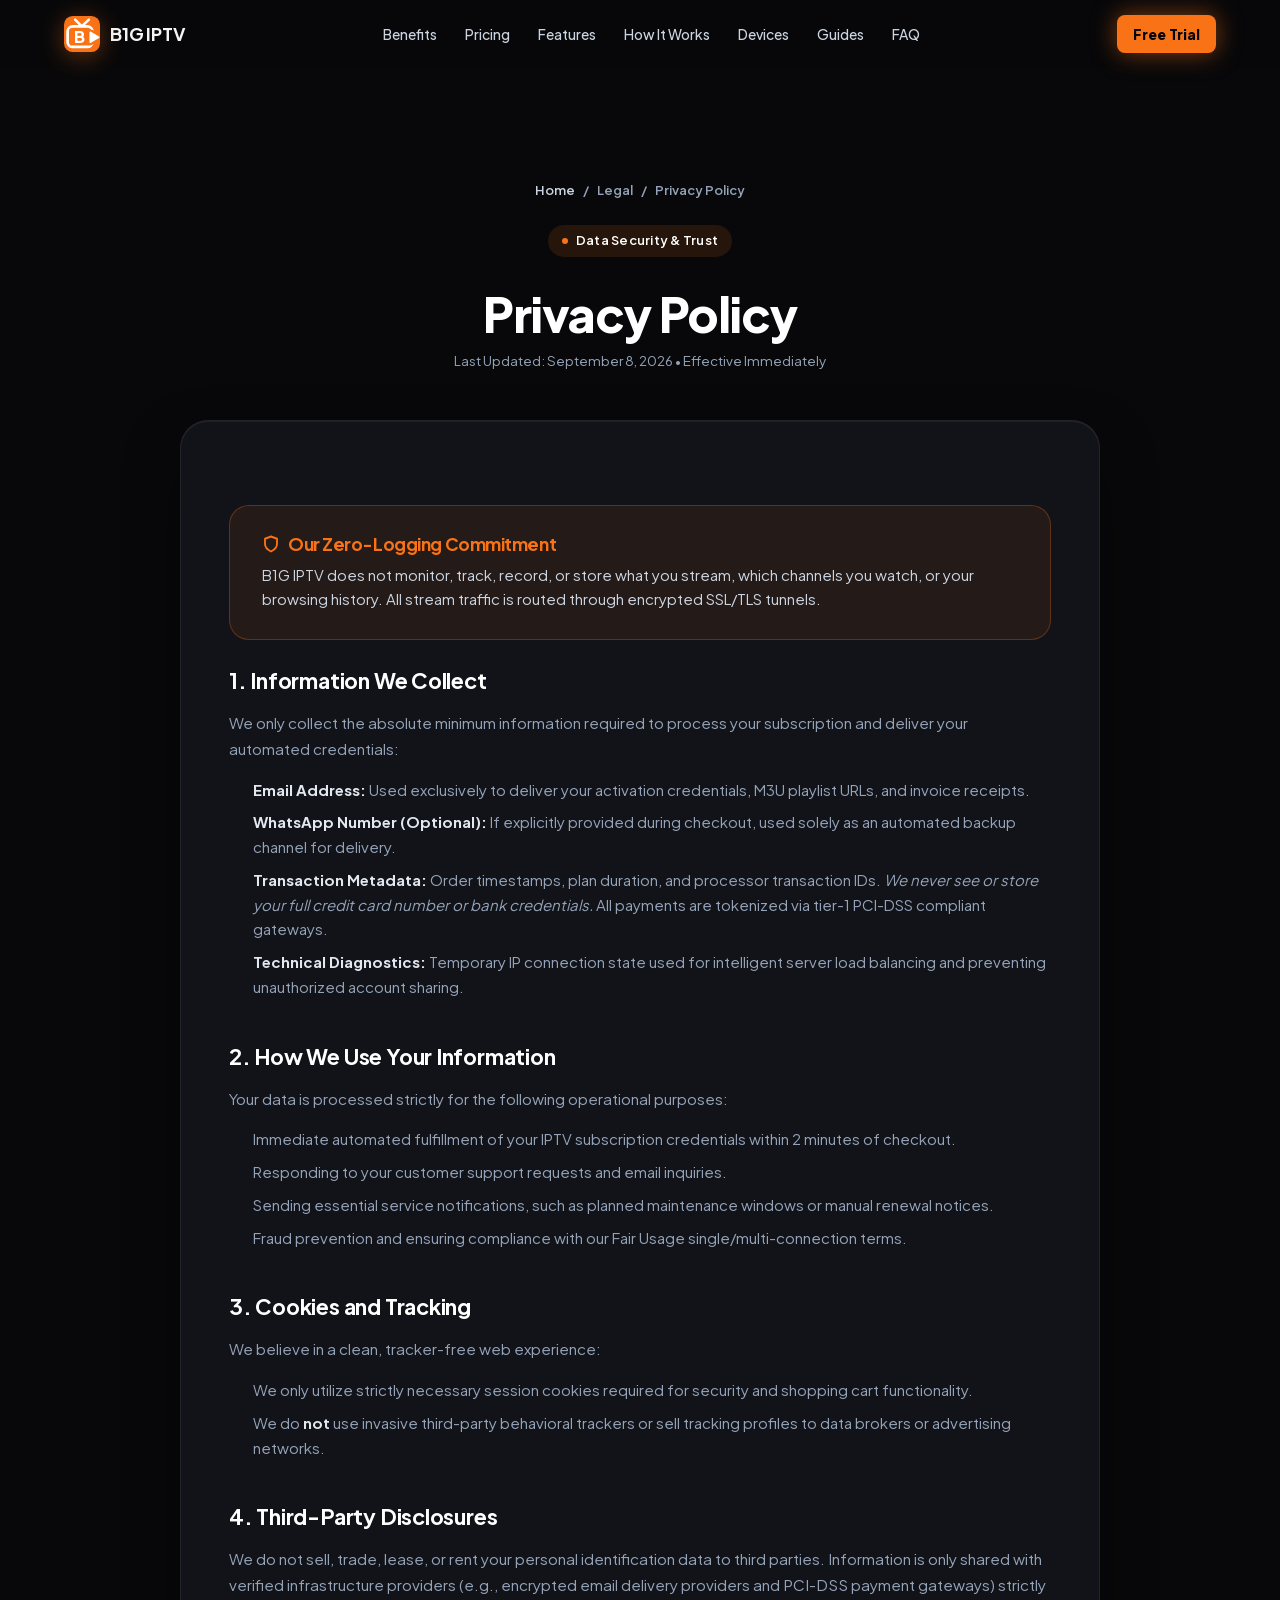
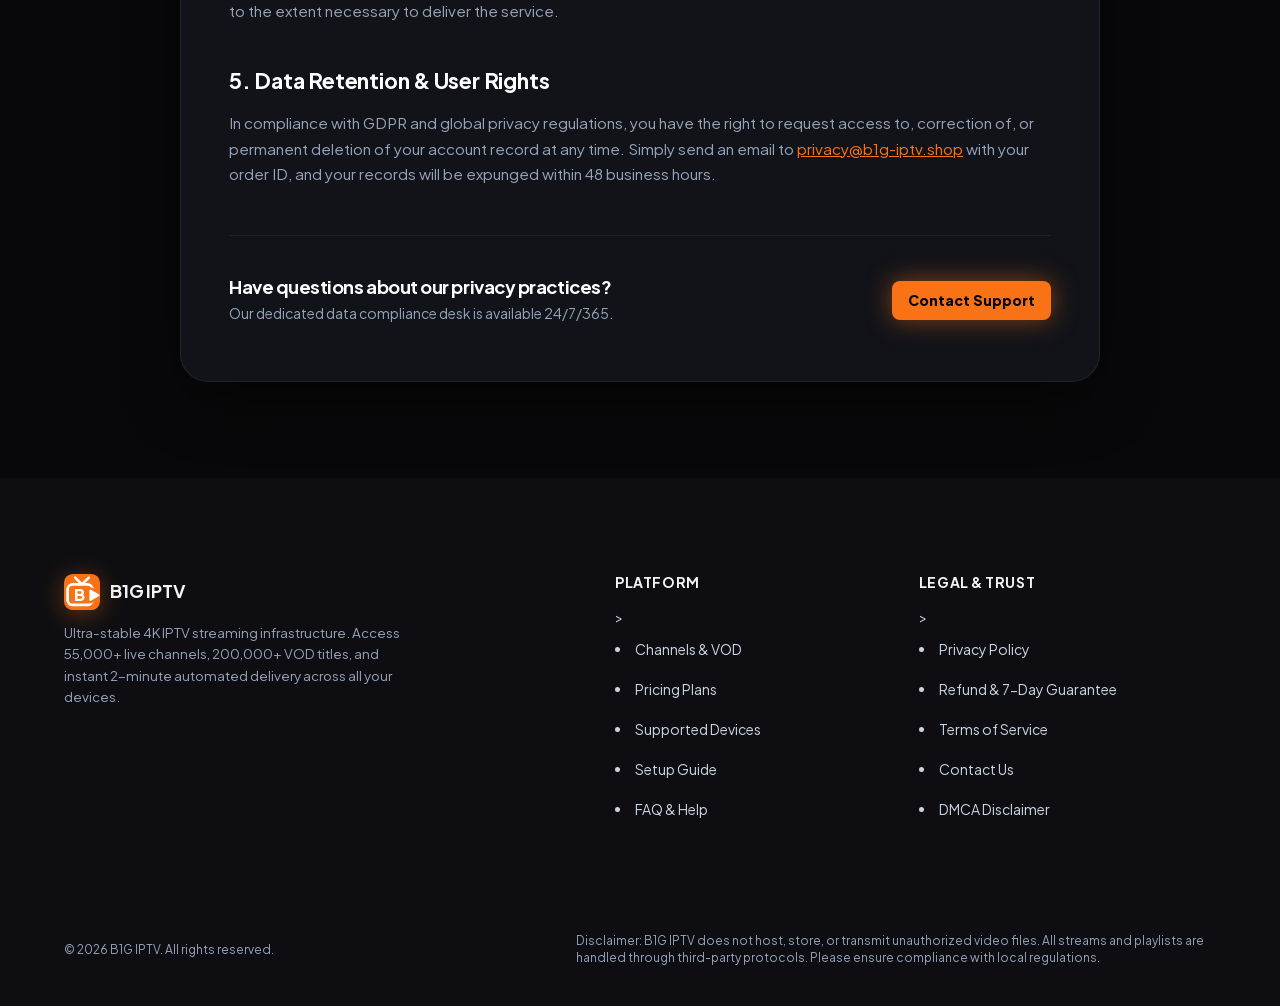
<file: privacy-policy.html>
<!DOCTYPE html>
<html lang="en" style="background-color:#08080a;color:#f4f4f6;">
<head>
  <meta charset="UTF-8">
  <meta name="viewport" content="width=device-width, initial-scale=1.0">
  
  <title>Privacy Policy | GDPR &amp; Data Protection | B1G IPTV</title>
  <meta name="description" content="How B1G IPTV protects your personal information with end‑to‑end encryption and strict privacy standards.">
  <meta name="robots" content="index, follow">
  <link rel="canonical" href="https://b1g-iptv.shop/privacy-policy.html">
  <meta name="format-detection" content="telephone=no">
  <meta name="theme-color" content="#08080a">

  <!-- Pure SVG Dynamic Brand Favicon & App Icons (Google SEO Compliant) -->
  <link rel="icon" type="image/svg+xml" href="data:image/svg+xml;utf8,%3Csvg%20xmlns%3D%22http%3A%2F%2Fwww.w3.org%2F2000%2Fsvg%22%20viewBox%3D%220%200%20100%20100%22%20width%3D%22100%25%22%20height%3D%22100%25%22%3E%0A%20%20%3Cdefs%3E%0A%20%20%20%20%3ClinearGradient%20id%3D%22tvkixBrandGrad%22%20x1%3D%220%25%22%20y1%3D%220%25%22%20x2%3D%22100%25%22%20y2%3D%22100%25%22%3E%0A%20%20%20%20%20%20%3Cstop%20offset%3D%220%25%22%20stop-color%3D%22%23f97316%22%2F%3E%0A%20%20%20%20%20%20%3Cstop%20offset%3D%22100%25%22%20stop-color%3D%22%23f97316%22%2F%3E%0A%20%20%20%20%3C%2FlinearGradient%3E%0A%20%20%20%20%3Cmask%20id%3D%22tvCutout_hbex6x%22%3E%0A%20%20%20%20%20%20%3Crect%20width%3D%22100%22%20height%3D%22100%22%20fill%3D%22%23ffffff%22%2F%3E%0A%20%20%20%20%20%20%3Cpath%20d%3D%22M%2073.5%2046%20L%2096%2059%20L%2073.5%2072%20Z%22%20fill%3D%22%23000000%22%20stroke%3D%22%23000000%22%20stroke-width%3D%2218.5%22%20stroke-linejoin%3D%22round%22%20stroke-linecap%3D%22round%22%2F%3E%0A%20%20%20%20%3C%2Fmask%3E%0A%20%20%3C%2Fdefs%3E%0A%20%20%3Crect%20width%3D%22100%22%20height%3D%22100%22%20rx%3D%2224%22%20fill%3D%22url(%23tvkixBrandGrad)%22%2F%3E%0A%20%20%3Cpath%20d%3D%22M%2031%2010%20L%2049.5%2029%20L%2069%2010%22%20fill%3D%22none%22%20stroke%3D%22%23ffffff%22%20stroke-width%3D%227%22%20stroke-linecap%3D%22round%22%20stroke-linejoin%3D%22round%22%2F%3E%0A%20%20%3Crect%20x%3D%2210%22%20y%3D%2229%22%20width%3D%2269%22%20height%3D%2257%22%20rx%3D%2214%22%20fill%3D%22none%22%20stroke%3D%22%23ffffff%22%20stroke-width%3D%227.5%22%20stroke-linejoin%3D%22round%22%20stroke-linecap%3D%22round%22%20mask%3D%22url(%23tvCutout_hbex6x)%22%2F%3E%0A%20%20%3Cpath%20d%3D%22M%2073.5%2046%20L%2096%2059%20L%2073.5%2072%20Z%22%20fill%3D%22%23ffffff%22%20stroke%3D%22%23ffffff%22%20stroke-width%3D%225.5%22%20stroke-linejoin%3D%22round%22%20stroke-linecap%3D%22round%22%2F%3E%0A%20%20%3Ctext%20x%3D%2244%22%20y%3D%2258%22%20font-family%3D%22-apple-system%2C%20BlinkMacSystemFont%2C%20'Plus%20Jakarta%20Sans'%2C%20'Arial%20Black'%2C%20'Montserrat'%2C%20sans-serif%22%20font-size%3D%2244%22%20font-weight%3D%22900%22%20fill%3D%22%23ffffff%22%20text-anchor%3D%22middle%22%20dominant-baseline%3D%22central%22%3EB%3C%2Ftext%3E%0A%3C%2Fsvg%3E">
  <link rel="alternate icon" type="image/svg+xml" href="/assets/favicon.svg">
  <link rel="apple-touch-icon" href="data:image/svg+xml;utf8,%3Csvg%20xmlns%3D%22http%3A%2F%2Fwww.w3.org%2F2000%2Fsvg%22%20viewBox%3D%220%200%20100%20100%22%20width%3D%22100%25%22%20height%3D%22100%25%22%3E%0A%20%20%3Cdefs%3E%0A%20%20%20%20%3ClinearGradient%20id%3D%22tvkixBrandGrad%22%20x1%3D%220%25%22%20y1%3D%220%25%22%20x2%3D%22100%25%22%20y2%3D%22100%25%22%3E%0A%20%20%20%20%20%20%3Cstop%20offset%3D%220%25%22%20stop-color%3D%22%23f97316%22%2F%3E%0A%20%20%20%20%20%20%3Cstop%20offset%3D%22100%25%22%20stop-color%3D%22%23f97316%22%2F%3E%0A%20%20%20%20%3C%2FlinearGradient%3E%0A%20%20%20%20%3Cmask%20id%3D%22tvCutout_hbex6x%22%3E%0A%20%20%20%20%20%20%3Crect%20width%3D%22100%22%20height%3D%22100%22%20fill%3D%22%23ffffff%22%2F%3E%0A%20%20%20%20%20%20%3Cpath%20d%3D%22M%2073.5%2046%20L%2096%2059%20L%2073.5%2072%20Z%22%20fill%3D%22%23000000%22%20stroke%3D%22%23000000%22%20stroke-width%3D%2218.5%22%20stroke-linejoin%3D%22round%22%20stroke-linecap%3D%22round%22%2F%3E%0A%20%20%20%20%3C%2Fmask%3E%0A%20%20%3C%2Fdefs%3E%0A%20%20%3Crect%20width%3D%22100%22%20height%3D%22100%22%20rx%3D%2224%22%20fill%3D%22url(%23tvkixBrandGrad)%22%2F%3E%0A%20%20%3Cpath%20d%3D%22M%2031%2010%20L%2049.5%2029%20L%2069%2010%22%20fill%3D%22none%22%20stroke%3D%22%23ffffff%22%20stroke-width%3D%227%22%20stroke-linecap%3D%22round%22%20stroke-linejoin%3D%22round%22%2F%3E%0A%20%20%3Crect%20x%3D%2210%22%20y%3D%2229%22%20width%3D%2269%22%20height%3D%2257%22%20rx%3D%2214%22%20fill%3D%22none%22%20stroke%3D%22%23ffffff%22%20stroke-width%3D%227.5%22%20stroke-linejoin%3D%22round%22%20stroke-linecap%3D%22round%22%20mask%3D%22url(%23tvCutout_hbex6x)%22%2F%3E%0A%20%20%3Cpath%20d%3D%22M%2073.5%2046%20L%2096%2059%20L%2073.5%2072%20Z%22%20fill%3D%22%23ffffff%22%20stroke%3D%22%23ffffff%22%20stroke-width%3D%225.5%22%20stroke-linejoin%3D%22round%22%20stroke-linecap%3D%22round%22%2F%3E%0A%20%20%3Ctext%20x%3D%2244%22%20y%3D%2258%22%20font-family%3D%22-apple-system%2C%20BlinkMacSystemFont%2C%20'Plus%20Jakarta%20Sans'%2C%20'Arial%20Black'%2C%20'Montserrat'%2C%20sans-serif%22%20font-size%3D%2244%22%20font-weight%3D%22900%22%20fill%3D%22%23ffffff%22%20text-anchor%3D%22middle%22%20dominant-baseline%3D%22central%22%3EB%3C%2Ftext%3E%0A%3C%2Fsvg%3E">
  <link rel="manifest" href="site.webmanifest">

  <!-- Open Graph -->
  <meta property="og:type" content="article">
  <meta property="og:url" content="https://b1g-iptv.shop/privacy-policy.html">
  <meta property="og:title" content="Privacy Policy | GDPR & Data Protection | B1G IPTV">
  <meta property="og:description" content="How B1G IPTV protects your personal information with end‑to‑end encryption and strict privacy standards.">
  <meta property="og:site_name" content="B1G IPTV">
  <meta property="og:image" content="https://b1g-iptv.shop/assets/images/og-preview.jpg">
  <meta property="og:image:width" content="1200">
  <meta property="og:image:height" content="630">

  <!-- Twitter / X -->
  <meta name="twitter:card" content="summary_large_image">
  <meta name="twitter:title" content="Privacy Policy | GDPR & Data Protection | B1G IPTV">
  <meta name="twitter:description" content="How B1G IPTV protects your personal information with end‑to‑end encryption and strict privacy standards.">
  <meta name="twitter:image" content="https://b1g-iptv.shop/assets/images/og-preview.jpg">

  <!-- Self-Hosted Critical Variable Font loaded via style.min.css with font-display: swap -->

  <!-- Main Stylesheet -->
  <link rel="stylesheet" href="/css/style.min.css?v=22.0">

  <!-- Breadcrumbs & WebPage Schema -->
  <script type="application/ld+json">
  {
    "@context": "https://schema.org",
    "@type": "WebPage",
    "name": "Privacy Policy | B1G IPTV",
    "url": "https://b1g-iptv.shop/privacy-policy.html",
    "description": "B1G IPTV privacy policy detailing our strict zero-logging and SSL encryption protections.",
    "breadcrumb": {
      "@type": "BreadcrumbList",
      "itemListElement": [
        {
          "@type": "ListItem",
          "position": 1,
          "name": "Home",
          "item": "https://b1g-iptv.shop/"
        },
        {
          "@type": "ListItem",
          "position": 2,
          "name": "Privacy Policy",
          "item": "https://b1g-iptv.shop/privacy-policy.html"
        }
      ]
    }
  }
  </script>
    <meta name="google-site-verification" content="AF2Jw_CKGrxSxxNlwIzeQ6UWqBh6blinDn68fEC0U40">

    <style id="site-dynamic-theme">
        
        :root {
            --accent: #f97316 !important;
            --accent-hover: #f97316 !important;
            --accent-text: #ffffff !important;
            --accent-light: rgba(249, 115, 22, 0.12) !important;
            --primary: #f97316 !important;
            --primary-glow: rgba(249, 115, 22, 0.44) !important;
            --brand-r: 249;
            --brand-g: 115;
            --brand-b: 22;
            font-family: 'Plus Jakarta Sans', -apple-system, sans-serif !important;
        }
        /* Header & Logo Pure SVG Mark */
        .logo-icon {
            width: 36px !important;
            height: 36px !important;
            background: transparent !important;
            border: none !important;
            padding: 0 !important;
            display: inline-flex !important;
            align-items: center !important;
            justify-content: center !important;
            box-shadow: none !important;
            filter: drop-shadow(0 4px 12px rgba(249, 115, 22, 0.38)) !important;
            transition: transform 0.2s ease, filter 0.2s ease !important;
            flex-shrink: 0 !important;
        }
        .brand-logo:hover .logo-icon {
            transform: scale(1.06) !important;
            filter: drop-shadow(0 6px 18px rgba(249, 115, 22, 0.6)) !important;
        }
        .logo-icon svg {
            width: 100% !important;
            height: 100% !important;
            display: block !important;
        }
        .brand-accent, .accent-mark { color: #f97316 !important; }

        /* Hero Headline & Title Bottom Accent */
        .title-bottom {
            color: #f97316 !important;
            background: linear-gradient(135deg, rgb(252, 178, 127) 0%, #f97316 50%, #f97316 100%) !important;
            -webkit-background-clip: text !important;
            -webkit-text-fill-color: transparent !important;
            background-clip: text !important;
            filter: drop-shadow(0 0 35px rgba(249, 115, 22, 0.55)) !important;
        }

        /* Light Rays Ambient Backdrop */
        .light-ray-left {
            background: linear-gradient(180deg, rgba(249, 115, 22, 0.45) 0%, rgba(249, 115, 22, 0.08) 60%, transparent 100%) !important;
        }
        .light-ray-right {
            background: linear-gradient(180deg, rgba(249, 115, 22, 0.4) 0%, rgba(249, 115, 22, 0.08) 60%, transparent 100%) !important;
        }
        .light-ray-center {
            background: radial-gradient(ellipse at top, rgba(249, 115, 22, 0.22) 0%, rgba(249, 115, 22, 0.05) 50%, transparent 80%) !important;
        }

        /* Hero Badge & Sparks */
        .badge-spark {
            color: #f97316 !important;
            text-shadow: 0 0 10px rgba(249, 115, 22, 0.9), 0 0 20px rgba(249, 115, 22, 0.5) !important;
        }
        .hero-badge-pill {
            border: 1px solid rgba(249, 115, 22, 0.25) !important;
        }

        /* Buttons */
        .btn-pill-primary, .btn-pill-primary span, .btn-pill-primary:link, .btn-pill-primary:visited, .btn-primary { 
            background: #f97316 !important; 
            color: #050507 !important; 
            font-weight: 800 !important; 
            box-shadow: 0 0 25px rgba(249, 115, 22, 0.5) !important; 
        }
        .btn-pill-primary:hover, .btn-primary:hover {
            background: #f97316 !important;
            box-shadow: 0 0 35px rgba(249, 115, 22, 0.75) !important;
        }

        /* Metric Cards */
        .metric-dash { 
            background-color: #f97316 !important; 
            box-shadow: 0 0 8px rgba(249, 115, 22, 0.7) !important; 
        }
        .metric-card:hover {
            border-color: rgba(249, 115, 22, 0.45) !important;
            box-shadow: 0 14px 40px rgba(0,0,0,0.55), 0 0 25px rgba(249, 115, 22, 0.2) !important;
        }
        .metric-icon-art {
            filter: drop-shadow(0 0 10px rgba(249, 115, 22, 0.35)) !important;
        }
        .metric-card:hover .metric-icon-art {
            filter: drop-shadow(0 0 16px rgba(249, 115, 22, 0.65)) !important;
        }
        .metric-icon-art line, .metric-icon-art rect, .metric-icon-art path {
            stroke: #f97316 !important;
        }
        .metric-icon-art text {
            fill: #f97316 !important;
        }

        /* Category Cards Hover */
        .category-card:hover {
            border-color: rgba(249, 115, 22, 0.5) !important;
            box-shadow: 0 12px 30px rgba(0,0,0,0.6), 0 0 20px rgba(249, 115, 22, 0.3) !important;
        }
        .category-card:hover .category-card-label {
            color: #f97316 !important;
        }

        /* Benefits Section */
        .what-we-offer-section::before {
            background: radial-gradient(circle, rgba(249, 115, 22, 0.16) 0%, rgba(249, 115, 22, 0.03) 50%, transparent 70%) !important;
        }
        .benefit-card:hover {
            border-color: rgba(249, 115, 22, 0.4) !important;
            box-shadow: 0 16px 36px -10px rgba(0,0,0,0.6), 0 0 24px rgba(249, 115, 22, 0.18) !important;
        }
        .benefit-icon-wrapper, .benefit-icon-wrapper svg {
            color: #f97316 !important;
        }
        .benefit-icon-glow {
            background: radial-gradient(circle, rgba(249, 115, 22, 0.55) 0%, rgba(249, 115, 22, 0.18) 50%, transparent 75%) !important;
        }

        /* Features Showcase */
        .feature-badge-tag {
            color: #f97316 !important;
        }
        .feature-check-icon, .feature-check-icon svg {
            color: #f97316 !important;
        }
        .feature-media-ambient {
            background: radial-gradient(circle, rgba(249, 115, 22, 0.22) 0%, rgba(249, 115, 22, 0.04) 60%, transparent 80%) !important;
        }
        .feature-mockup-img:hover {
            filter: drop-shadow(0 28px 42px rgba(0,0,0,0.8)) drop-shadow(0 0 25px rgba(249, 115, 22, 0.35)) !important;
        }

        /* Journey Banner */
        .journey-banner {
            background: linear-gradient(135deg, #f97316 0%, #f97316 100%) !important;
            box-shadow: 0 15px 45px rgba(249, 115, 22, 0.3) !important;
        }
        .mockup-submit-btn, .mockup-download-btn {
            background: #f97316 !important;
        }
        .mockup-play-center {
            border-color: #f97316 !important;
            color: #f97316 !important;
            background-color: rgba(249, 115, 22, 0.1) !important;
        }

        /* Pricing Plans */
        .price-plan-card.is-featured {
            border: 2px solid #f97316 !important;
            box-shadow: 0 0 40px rgba(249, 115, 22, 0.22) !important;
        }
        .plan-badge-top {
            background: #f97316 !important;
            color: #050507 !important;
            box-shadow: 0 4px 14px rgba(249, 115, 22, 0.4) !important;
        }
        .plan-card-subtitle.featured-subtitle, .plan-card-amount.featured-amount {
            color: #f97316 !important;
        }
        .plan-savings-pill {
            background-color: rgba(249, 115, 22, 0.12) !important;
            border: 1px solid rgba(249, 115, 22, 0.3) !important;
            color: #f97316 !important;
        }
        .plan-card-feature .check-icon {
            color: #f97316 !important;
        }
        .plan-card-btn.solid-featured-btn {
            background: #f97316 !important;
            border-color: #f97316 !important;
            color: #050507 !important;
            box-shadow: 0 4px 18px rgba(249, 115, 22, 0.35) !important;
        }
        .trust-item svg {
            color: #f97316 !important;
        }

        /* Devices Section */
        .device-card:hover {
            border-color: rgba(249, 115, 22, 0.45) !important;
            box-shadow: 0 16px 36px -10px rgba(0,0,0,0.65), 0 0 24px rgba(249, 115, 22, 0.18) !important;
        }
        .device-icon-wrapper, .device-icon-wrapper svg {
            color: #f97316 !important;
            stroke: #f97316 !important;
        }
        .device-icon-glow {
            background: radial-gradient(circle, rgba(249, 115, 22, 0.55) 0%, rgba(249, 115, 22, 0.18) 50%, transparent 75%) !important;
        }
        .device-card:hover .device-micro-tag {
            color: #f97316 !important;
            background: rgba(249, 115, 22, 0.12) !important;
            border-color: rgba(249, 115, 22, 0.3) !important;
        }

        /* FAQ */
        .faq-item[open] {
            border-color: rgba(249, 115, 22, 0.35) !important;
        }
        .faq-item[open] .faq-chevron {
            color: #f97316 !important;
        }
        .faq-answer a {
            color: #f97316 !important;
        }

        /* Final CTA Banner */
        .cta-banner {
            border-top: 1px solid rgba(249, 115, 22, 0.55) !important;
        }
        .cta-banner::before {
            background: radial-gradient(circle, rgba(249, 115, 22, 0.26) 0%, rgba(249, 115, 22, 0.05) 50%, transparent 75%) !important;
        }
        .cta-pill-tag {
            color: #f97316 !important;
            background: rgba(249, 115, 22, 0.1) !important;
            border: 1px solid rgba(249, 115, 22, 0.3) !important;
        }
        .cta-pill-tag .dot {
            background: #f97316 !important;
            box-shadow: 0 0 8px #f97316 !important;
        }
        .cta-main-btn {
            background: linear-gradient(135deg, #f97316 0%, #f97316 100%) !important;
            color: #050507 !important;
            box-shadow: 0 12px 28px -4px rgba(249, 115, 22, 0.5), inset 0 1px 0 rgba(255,255,255,0.3) !important;
        }
        .cta-main-btn:hover {
            box-shadow: 0 18px 38px -4px rgba(249, 115, 22, 0.75) !important;
        }
        .cta-trust-badge svg {
            stroke: #f97316 !important;
        }

        /* Footer & Subpages */
        .footer-link:hover { color: #f97316 !important; }
        .policy-breadcrumbs a:hover { color: #f97316 !important; }
        .policy-highlight {
            background: rgba(249, 115, 22, 0.08) !important;
            border: 1px solid rgba(249, 115, 22, 0.28) !important;
        }
        .policy-highlight h3 { color: #f97316 !important; }
        .contact-channel-item:hover {
            border-color: rgba(249, 115, 22, 0.4) !important;
        }
        .contact-channel-icon {
            background: rgba(249, 115, 22, 0.12) !important;
            border: 1px solid rgba(249, 115, 22, 0.3) !important;
            color: #f97316 !important;
        }
        .contact-channel-link, .contact-channel-link:hover { color: #f97316 !important; }
        .form-input:focus, .form-select:focus, .form-textarea:focus {
            border-color: #f97316 !important;
            box-shadow: 0 0 0 3px rgba(249, 115, 22, 0.2) !important;
        }
        :focus-visible {
            outline: 2px solid #f97316 !important;
        }
        :root { --accent: #f97316; }
    </style>
    
</head>
<body style="background-color:#08080a;">

  <!-- =========================================================================
       HEADER
       ========================================================================= -->
  <header class="site-header">
    <div class="container header-container">
      <a href="index.html" class="brand-logo" aria-label="B1G IPTV Homepage">
        <span class="logo-icon" aria-hidden="true"><svg xmlns="http://www.w3.org/2000/svg" viewBox="0 0 100 100" width="100%" height="100%">
  <defs>
    <linearGradient id="tvkixBrandGrad" x1="0%" y1="0%" x2="100%" y2="100%">
      <stop offset="0%" stop-color="#f97316"/>
      <stop offset="100%" stop-color="#f97316"/>
    </linearGradient>
    <mask id="tvCutout_ispmw8">
      <rect width="100" height="100" fill="#ffffff"/>
      <path d="M 73.5 46 L 96 59 L 73.5 72 Z" fill="#000000" stroke="#000000" stroke-width="18.5" stroke-linejoin="round" stroke-linecap="round"/>
    </mask>
  </defs>
  <rect width="100" height="100" rx="24" fill="url(#tvkixBrandGrad)"/>
  <path d="M 31 10 L 49.5 29 L 69 10" fill="none" stroke="#ffffff" stroke-width="7" stroke-linecap="round" stroke-linejoin="round"/>
  <rect x="10" y="29" width="69" height="57" rx="14" fill="none" stroke="#ffffff" stroke-width="7.5" stroke-linejoin="round" stroke-linecap="round" mask="url(#tvCutout_ispmw8)"/>
  <path d="M 73.5 46 L 96 59 L 73.5 72 Z" fill="#ffffff" stroke="#ffffff" stroke-width="5.5" stroke-linejoin="round" stroke-linecap="round"/>
  <text x="44" y="58" font-family="-apple-system, BlinkMacSystemFont, 'Plus Jakarta Sans', 'Arial Black', 'Montserrat', sans-serif" font-size="44" font-weight="900" fill="#ffffff" text-anchor="middle" dominant-baseline="central">B</text>
</svg></span>
        <span>B1G IPTV</span>
      </a>

      <nav class="nav-menu" aria-label="Main Navigation">
        <a href="index.html#benefits" class="nav-link">Benefits</a>
        <a href="index.html#pricing" class="nav-link">Pricing</a>
        <a href="index.html#features" class="nav-link">Features</a>
        <a href="index.html#how-it-works" class="nav-link">How It Works</a>
        <a href="index.html#compatibility" class="nav-link">Devices</a>
        <a href="guides.html" class="nav-link">Guides</a>
        <a href="index.html#faq" class="nav-link">FAQ</a>
      </nav>

      <div class="header-actions">
        <a href="/trial" rel="nofollow noopener noreferrer" class="btn btn-primary btn-sm">Free Trial</a>
      </div>
    </div>
  </header>

  <!-- =========================================================================
       PAGE CONTENT
       ========================================================================= -->
  <main class="policy-page-wrapper">
    <div class="container">
      <div class="policy-header">
        <div class="policy-breadcrumbs">
          <a href="index.html">Home</a>
          <span>/</span>
          <span>Legal</span>
          <span>/</span>
          <span>Privacy Policy</span>
        </div>
        <div class="pill-badge">
          <span class="dot" aria-hidden="true"></span>
          <span>Data Security &amp; Trust</span>
        </div>
        <h1>Privacy Policy</h1>
        <div class="policy-last-updated">Last Updated: September 8, 2026 &bull; Effective Immediately</div>
      </div>

      <div class="policy-card">
        <div class="policy-highlight">
          <h3>
            <svg width="18" height="18" viewBox="0 0 24 24" fill="none" stroke="currentColor" stroke-width="2.5" stroke-linecap="round" stroke-linejoin="round" aria-hidden="true"><path d="M12 22s8-4 8-10V5l-8-3-8 3v7c0 6 8 10 8 10z"></path></svg>
            Our Zero-Logging Commitment
          </h3>
          <p>
            B1G IPTV does not monitor, track, record, or store what you stream, which channels you watch, or your browsing history. All stream traffic is routed through encrypted SSL/TLS tunnels.
          </p>
        </div>

        <section class="policy-section">
          <h2>1. Information We Collect</h2>
          <p>We only collect the absolute minimum information required to process your subscription and deliver your automated credentials:</p>
          <ul>
            <li><strong>Email Address:</strong> Used exclusively to deliver your activation credentials, M3U playlist URLs, and invoice receipts.</li>
            <li><strong>WhatsApp Number (Optional):</strong> If explicitly provided during checkout, used solely as an automated backup channel for delivery.</li>
            <li><strong>Transaction Metadata:</strong> Order timestamps, plan duration, and processor transaction IDs. <em>We never see or store your full credit card number or bank credentials.</em> All payments are tokenized via tier-1 PCI-DSS compliant gateways.</li>
            <li><strong>Technical Diagnostics:</strong> Temporary IP connection state used for intelligent server load balancing and preventing unauthorized account sharing.</li>
          </ul>
        </section>

        <section class="policy-section">
          <h2>2. How We Use Your Information</h2>
          <p>Your data is processed strictly for the following operational purposes:</p>
          <ul>
            <li>Immediate automated fulfillment of your IPTV subscription credentials within 2 minutes of checkout.</li>
            <li>Responding to your customer support requests and email inquiries.</li>
            <li>Sending essential service notifications, such as planned maintenance windows or manual renewal notices.</li>
            <li>Fraud prevention and ensuring compliance with our Fair Usage single/multi-connection terms.</li>
          </ul>
        </section>

        <section class="policy-section">
          <h2>3. Cookies and Tracking</h2>
          <p>We believe in a clean, tracker-free web experience:</p>
          <ul>
            <li>We only utilize strictly necessary session cookies required for security and shopping cart functionality.</li>
            <li>We do <strong>not</strong> use invasive third-party behavioral trackers or sell tracking profiles to data brokers or advertising networks.</li>
          </ul>
        </section>

        <section class="policy-section">
          <h2>4. Third-Party Disclosures</h2>
          <p>
            We do not sell, trade, lease, or rent your personal identification data to third parties. Information is only shared with verified infrastructure providers (e.g., encrypted email delivery providers and PCI-DSS payment gateways) strictly to the extent necessary to deliver the service.
          </p>
        </section>

        <section class="policy-section">
          <h2>5. Data Retention &amp; User Rights</h2>
          <p>
            In compliance with GDPR and global privacy regulations, you have the right to request access to, correction of, or permanent deletion of your account record at any time. Simply send an email to <a href="mailto:privacy@b1g-iptv.shop" style="color: var(--accent); text-decoration: underline;">privacy@b1g-iptv.shop</a> with your order ID, and your records will be expunged within 48 business hours.
          </p>
        </section>

        <div class="policy-cta-box">
          <div>
            <h3>Have questions about our privacy practices?</h3>
            <p>Our dedicated data compliance desk is available 24/7/365.</p>
          </div>
          <a href="contact.html" class="btn btn-primary btn-sm">Contact Support</a>
        </div>
      </div>
    </div>
  </main>

  <!-- =========================================================================
       FOOTER
       ========================================================================= -->
  <footer class="site-footer">
    <div class="container">
      <div class="footer-grid">
        <!-- Brand & Mission -->
        <div class="footer-brand">
          <a href="index.html" class="brand-logo" aria-label="B1G IPTV Homepage">
            <span class="logo-icon" aria-hidden="true"><svg xmlns="http://www.w3.org/2000/svg" viewBox="0 0 100 100" width="100%" height="100%">
  <defs>
    <linearGradient id="tvkixBrandGrad" x1="0%" y1="0%" x2="100%" y2="100%">
      <stop offset="0%" stop-color="#f97316"/>
      <stop offset="100%" stop-color="#f97316"/>
    </linearGradient>
    <mask id="tvCutout_ispmw8">
      <rect width="100" height="100" fill="#ffffff"/>
      <path d="M 73.5 46 L 96 59 L 73.5 72 Z" fill="#000000" stroke="#000000" stroke-width="18.5" stroke-linejoin="round" stroke-linecap="round"/>
    </mask>
  </defs>
  <rect width="100" height="100" rx="24" fill="url(#tvkixBrandGrad)"/>
  <path d="M 31 10 L 49.5 29 L 69 10" fill="none" stroke="#ffffff" stroke-width="7" stroke-linecap="round" stroke-linejoin="round"/>
  <rect x="10" y="29" width="69" height="57" rx="14" fill="none" stroke="#ffffff" stroke-width="7.5" stroke-linejoin="round" stroke-linecap="round" mask="url(#tvCutout_ispmw8)"/>
  <path d="M 73.5 46 L 96 59 L 73.5 72 Z" fill="#ffffff" stroke="#ffffff" stroke-width="5.5" stroke-linejoin="round" stroke-linecap="round"/>
  <text x="44" y="58" font-family="-apple-system, BlinkMacSystemFont, 'Plus Jakarta Sans', 'Arial Black', 'Montserrat', sans-serif" font-size="44" font-weight="900" fill="#ffffff" text-anchor="middle" dominant-baseline="central">B</text>
</svg></span>
            <span>B1G IPTV</span>
          </a>
          <p>
            Ultra-stable 4K IPTV streaming infrastructure. Access 55,000+ live channels, 200,000+ VOD titles, and instant 2-minute automated delivery across all your devices.
          </p>
        </div>

        <!-- Platform Navigation -->
        <div>
          <h3 class="footer-col-title">Platform</h3>>
            <li><a href="index.html#features" class="footer-link">Channels &amp; VOD</a></li>
            <li><a href="index.html#pricing" class="footer-link">Pricing Plans</a></li>
            <li><a href="index.html#compatibility" class="footer-link">Supported Devices</a></li>
            <li><a href="index.html#how-it-works" class="footer-link">Setup Guide</a></li>
            <li><a href="index.html#faq" class="footer-link">FAQ &amp; Help</a></li>
          </ul>
        </div>

        <!-- Essential Legal & Support Pages (Google SEO) -->
        <div>
          <h3 class="footer-col-title">Legal &amp; Trust</h3>>
            <li><a href="privacy-policy.html" class="footer-link">Privacy Policy</a></li>
            <li><a href="refund-policy.html" class="footer-link">Refund &amp; 7-Day Guarantee</a></li>
            <li><a href="terms.html" class="footer-link">Terms of Service</a></li>
            <li><a href="contact.html" class="footer-link">Contact Us</a></li>
            <li><a href="dmca.html" class="footer-link">DMCA Disclaimer</a></li>
          </ul>
        </div>
      </div>

      <div class="footer-bottom">
        <div>&copy; 2026 B1G IPTV. All rights reserved.</div>
        <div class="footer-disclaimer">
          Disclaimer: B1G IPTV does not host, store, or transmit unauthorized video files. All streams and playlists are handled through third-party protocols. Please ensure compliance with local regulations.
        </div>
      </div>
    </div>
  </footer>


    <!-- SATELLITE ON-SITE MODAL POPUP SYSTEM (Trial & Pay) -->
    <div id="sat-modal-overlay" class="sat-modal-overlay" aria-hidden="true" role="dialog" aria-modal="true">
        <div class="sat-modal-backdrop" onclick="closeSiteModal()"></div>
        <div class="sat-modal-container" role="document">
            
            <!-- Modal Header -->
            <div class="sat-modal-header">
                <div class="sat-tab-switch">
                    <button type="button" class="sat-tab-btn active" id="sat-tab-trial" onclick="switchSiteModalTab('trial')">
                        <span class="sat-tab-dot"></span>
                        <span>Free Trial</span>
                    </button>
                    <button type="button" class="sat-tab-btn" id="sat-tab-order" onclick="switchSiteModalTab('order')">
                        <svg width="15" height="15" viewBox="0 0 24 24" fill="none" stroke="currentColor" stroke-width="2" stroke-linecap="round" stroke-linejoin="round" style="margin-right:6px;"><rect x="2" y="5" width="20" height="14" rx="2"/><line x1="2" y1="10" x2="22" y2="10"/></svg>
                        <span>Plans</span>
                    </button>
                </div>
                <button type="button" class="sat-modal-close" onclick="closeSiteModal()" aria-label="Close modal">
                    <svg width="14" height="14" viewBox="0 0 24 24" fill="none" stroke="currentColor" stroke-width="2.5" stroke-linecap="round" stroke-linejoin="round"><line x1="18" y1="6" x2="6" y2="18"></line><line x1="6" y1="6" x2="18" y2="18"></line></svg>
                </button>
            </div>

            <!-- VIEW 1: FREE TRIAL -->
            <div id="sat-view-trial" class="sat-modal-view active">
                <h2 class="sat-trial-intro">Get your free 24H trial</h2>

                <!-- WhatsApp One-Click Activation (Reference UI) -->
                <a href="https://api.whatsapp.com/send?phone=19145205753&text=Hi!%20I%20would%20like%20to%20activate%20a%2024H%20free%20trial%20for%20B1G%20IPTV"
                   target="_blank" rel="noopener noreferrer" class="sat-btn-wa-activate">
                    <span class="sat-wa-btn-left">
                        <span class="sat-wa-btn-circle">
                            <svg width="19" height="19" viewBox="0 0 24 24" fill="currentColor">
                                <path d="M17.472 14.382c-.297-.149-1.758-.867-2.03-.967-.273-.099-.471-.148-.67.15-.197.297-.767.966-.94 1.164-.173.199-.347.223-.644.075-.297-.15-1.255-.463-2.39-1.475-.883-.788-1.48-1.761-1.653-2.059-.173-.297-.018-.458.13-.606.134-.133.298-.347.446-.52.149-.174.198-.298.298-.497.099-.198.05-.371-.025-.52-.075-.149-.669-1.612-.916-2.207-.242-.579-.487-.5-.669-.51-.173-.008-.371-.01-.57-.01-.198 0-.52.074-.792.372-.272.297-1.04 1.016-1.04 2.479 0 1.462 1.065 2.875 1.213 3.074.149.198 2.096 3.2 5.077 4.487.709.306 1.262.489 1.694.625.712.227 1.36.195 1.871.118.571-.085 1.758-.719 2.006-1.413.248-.694.248-1.289.173-1.413-.074-.124-.272-.198-.57-.347m-5.421 7.403h-.004a9.87 9.87 0 01-5.031-1.378l-.361-.214-3.741.982.998-3.648-.235-.374a9.86 9.86 0 01-1.51-5.26c.001-5.45 4.436-9.884 9.888-9.884 2.64 0 5.122 1.03 6.988 2.898a9.825 9.825 0 012.893 6.994c-.003 5.45-4.437 9.884-9.885 9.884m8.413-18.297A11.815 11.815 0 0012.05 0C5.495 0 .16 5.335.157 11.892c0 2.096.547 4.142 1.588 5.945L.057 24l6.305-1.654a11.882 11.882 0 005.683 1.448h.005c6.554 0 11.89-5.335 11.893-11.893a11.821 11.821 0 00-3.48-8.413z"/>
                            </svg>
                        </span>
                        <span class="sat-wa-btn-text">Activate via WhatsApp</span>
                    </span>
                    <svg class="sat-wa-btn-arrow" width="18" height="18" viewBox="0 0 24 24" fill="none" stroke="currentColor" stroke-width="2.5" stroke-linecap="round" stroke-linejoin="round">
                        <line x1="5" y1="12" x2="19" y2="12"></line>
                        <polyline points="12 5 19 12 12 19"></polyline>
                    </svg>
                </a>

                <!-- Divider: or request your 24H trial -->
                <div class="sat-trial-divider">
                    <span>or request your 24H trial</span>
                </div>

                <form id="sat-trial-form" onsubmit="submitSiteTrial(event)">
                    <!-- Row: Full Name & Email Address -->
                    <div class="sat-input-row">
                        <div class="sat-field-box">
                            <svg class="sat-field-icon" viewBox="0 0 24 24" fill="none" stroke="currentColor" stroke-width="2" stroke-linecap="round" stroke-linejoin="round">
                                <path d="M20 21v-2a4 4 0 0 0-4-4H8a4 4 0 0 0-4 4v2"></path>
                                <circle cx="12" cy="7" r="4"></circle>
                            </svg>
                            <input type="text" id="sat-trial-name" class="sat-field-input" placeholder="Full Name" autocomplete="name">
                        </div>
                        <div class="sat-field-box">
                            <svg class="sat-field-icon" viewBox="0 0 24 24" fill="none" stroke="currentColor" stroke-width="2" stroke-linecap="round" stroke-linejoin="round">
                                <rect width="20" height="16" x="2" y="4" rx="2"></rect>
                                <path d="m22 7-8.97 5.7a1.94 1.94 0 0 1-2.06 0L2 7"></path>
                            </svg>
                            <input type="email" id="sat-trial-email" class="sat-field-input" placeholder="Email Address" required autocomplete="email">
                        </div>
                    </div>

                    <!-- Select Package -->
                    <div class="sat-package-section">
                        <div class="sat-package-label">
                            <svg viewBox="0 0 24 24" fill="none" stroke="#10b981" stroke-width="2" stroke-linecap="round" stroke-linejoin="round">
                                <circle cx="12" cy="12" r="10"></circle>
                                <line x1="2" y1="12" x2="22" y2="12"></line>
                                <path d="M12 2a15.3 15.3 0 0 1 4 10 15.3 15.3 0 0 1-4 10 15.3 15.3 0 0 1-4-10 15.3 15.3 0 0 1 4-10z"></path>
                            </svg>
                            <span>Select Package</span>
                        </div>
                        <div class="sat-package-grid">
                            <button type="button" class="sat-pkg-btn is-active" id="sat-pkg-worldwide" data-pkg="Worldwide" onclick="selectSitePackage('Worldwide')">Worldwide</button>
                            <button type="button" class="sat-pkg-btn" id="sat-pkg-english" data-pkg="English" onclick="selectSitePackage('English')">English</button>
                            <button type="button" class="sat-pkg-btn" id="sat-pkg-europe" data-pkg="Europe" onclick="selectSitePackage('Europe')">Europe</button>
                        </div>
                        <input type="hidden" id="sat-selected-pkg" value="Worldwide">
                    </div>

                    <!-- Preferred Device (Optional) -->
                    <div class="sat-form-group">
                        <label class="sat-label-sub" for="sat-trial-device">Preferred Device <span class="sat-opt">(Optional)</span></label>
                        <div class="sat-field-box sat-select-box">
                            <svg class="sat-field-icon" viewBox="0 0 24 24" fill="none" stroke="currentColor" stroke-width="2" stroke-linecap="round" stroke-linejoin="round">
                                <rect width="20" height="15" x="2" y="3" rx="2"></rect>
                                <polyline points="17 21 12 18 7 21"></polyline>
                            </svg>
                            <select id="sat-trial-device" class="sat-field-select">
                                <option value="Firestick / Fire TV">Firestick / Fire TV</option>
                                <option value="Android TV / Box / Google TV">Android TV / Google TV</option>
                                <option value="Smart TV (Samsung / LG)">Smart TV (Samsung / LG)</option>
                                <option value="Apple TV / iOS">Apple TV / iOS</option>
                                <option value="Windows PC / Mac">Windows PC / Mac</option>
                                <option value="MAG Box / Formuler">MAG Box / Formuler</option>
                                <option value="Other / General M3U">Other / General M3U</option>
                            </select>
                            <svg class="sat-select-chevron" viewBox="0 0 24 24" fill="none" stroke="currentColor" stroke-width="2.5" stroke-linecap="round" stroke-linejoin="round">
                                <polyline points="6 9 12 15 18 9"></polyline>
                            </svg>
                        </div>
                    </div>

                    <!-- Additional Information (Optional) -->
                    <div class="sat-form-group">
                        <label class="sat-label-sub" for="sat-trial-note">Additional Information <span class="sat-opt">(Optional)</span></label>
                        <div class="sat-field-box">
                            <svg class="sat-field-icon" viewBox="0 0 24 24" fill="none" stroke="currentColor" stroke-width="2" stroke-linecap="round" stroke-linejoin="round">
                                <path d="M14 2H6a2 2 0 0 0-2 2v16a2 2 0 0 0 2 2h12a2 2 0 0 0 2-2V8z"></path>
                                <polyline points="14 2 14 8 20 8"></polyline>
                                <line x1="16" y1="13" x2="8" y2="13"></line>
                                <line x1="16" y1="17" x2="8" y2="17"></line>
                            </svg>
                            <input type="text" id="sat-trial-note" class="sat-field-input" placeholder="No adult, specific country, device, or note...">
                        </div>
                    </div>

                    <div id="sat-trial-error" class="sat-alert-error" style="display:none;"></div>

                    <!-- Submit Button -->
                    <button type="submit" id="sat-trial-submit-btn" class="sat-btn-main">
                        <span class="sat-btn-text">Request 24H Trial &rarr;</span>
                        <span class="sat-spinner" style="display:none;"></span>
                    </button>
                </form>

                <!-- Minimalist Clean 3-Column Trust Grid (Trial) -->
                <div class="sat-trial-trust-grid">
                    <div class="sat-trial-trust-item">
                        <svg class="sat-trial-trust-icon" viewBox="0 0 24 24" fill="none" stroke="#10b981" stroke-width="2.2" stroke-linecap="round" stroke-linejoin="round">
                            <circle cx="12" cy="12" r="10"></circle>
                            <polyline points="12 6 12 12 16 14"></polyline>
                        </svg>
                        <div class="sat-trial-trust-text">
                            <span class="sat-trial-trust-title">24H Free Trial</span>
                            <span class="sat-trial-trust-desc">No credit card required</span>
                        </div>
                    </div>
                    <div class="sat-trial-trust-item">
                        <svg class="sat-trial-trust-icon" viewBox="0 0 24 24" fill="none" stroke="#10b981" stroke-width="2.2" stroke-linecap="round" stroke-linejoin="round">
                            <polygon points="12 2 15.09 8.26 22 9.27 17 14.14 18.18 21.02 12 17.77 5.82 21.02 7 14.14 2 9.27 8.91 8.26 12 2"></polygon>
                        </svg>
                        <div class="sat-trial-trust-text">
                            <span class="sat-trial-trust-title">Premium Streaming</span>
                            <span class="sat-trial-trust-desc">4K &amp; 8K quality</span>
                        </div>
                    </div>
                    <div class="sat-trial-trust-item">
                        <svg class="sat-trial-trust-icon" viewBox="0 0 24 24" fill="none" stroke="#10b981" stroke-width="2.2" stroke-linecap="round" stroke-linejoin="round">
                            <polyline points="20 6 9 17 4 12"></polyline>
                        </svg>
                        <div class="sat-trial-trust-text">
                            <span class="sat-trial-trust-title">Easy &amp; Flexible</span>
                            <span class="sat-trial-trust-desc">No hidden fees</span>
                        </div>
                    </div>
                </div>

                <!-- Trial Success State -->
                <div id="sat-trial-success" class="sat-success-view" style="display:none;">
                    <div class="sat-success-icon-wrap">
                        <svg width="36" height="36" viewBox="0 0 24 24" fill="none" stroke="#10b981" stroke-width="2.5" stroke-linecap="round" stroke-linejoin="round"><polyline points="20 6 9 17 4 12"/></svg>
                    </div>
                    <h4>Trial Request Received!</h4>
                    <p>Your free 24-hour IPTV access for <strong>B1G IPTV</strong> is being prepared. We have dispatched your playlist credentials and setup tutorial to:</p>
                    <div class="sat-confirmed-email" id="sat-confirmed-email"></div>

                    <div class="sat-notice-box">
                        <div class="sat-notice-title">Check Inbox &amp; Junk Folder</div>
                        <p>Please check both your primary inbox and junk/spam folder. If you do not receive the email within a few minutes, reach out to us on WhatsApp.</p>
                    </div>

                    <div class="sat-order-help-actions" style="margin-bottom:14px;">
                        <a href="mailto:b1giptv@tvkix.com?subject=Free%20Trial%20Support%20-%20B1G%20IPTV"
                           class="sat-order-help-btn sat-btn-email" title="b1giptv@tvkix.com">
                            <svg width="16" height="16" viewBox="0 0 24 24" fill="none" stroke="currentColor" stroke-width="2" stroke-linecap="round" stroke-linejoin="round">
                                <rect width="20" height="16" x="2" y="4" rx="2"></rect>
                                <path d="m22 7-8.97 5.7a1.94 1.94 0 0 1-2.06 0L2 7"></path>
                            </svg>
                            <span>Email Support</span>
                        </a>
                        <a href="https://api.whatsapp.com/send?phone=19145205753&text=Hi!%20I%20requested%20a%20free%20trial%20on%20B1G%20IPTV%20and%20haven't%20received%20the%20email%20yet."
                           target="_blank" rel="noopener noreferrer" class="sat-order-help-btn sat-btn-wa">
                            <svg width="16" height="16" viewBox="0 0 24 24" fill="currentColor">
                                <path d="M17.472 14.382c-.297-.149-1.758-.867-2.03-.967-.273-.099-.471-.148-.67.15-.197.297-.767.966-.94 1.164-.173.199-.347.223-.644.075-.297-.15-1.255-.463-2.39-1.475-.883-.788-1.48-1.761-1.653-2.059-.173-.297-.018-.458.13-.606.134-.133.298-.347.446-.52.149-.174.198-.298.298-.497.099-.198.05-.371-.025-.52-.075-.149-.669-1.612-.916-2.207-.242-.579-.487-.5-.669-.51-.173-.008-.371-.01-.57-.01-.198 0-.52.074-.792.372-.272.297-1.04 1.016-1.04 2.479 0 1.462 1.065 2.875 1.213 3.074.149.198 2.096 3.2 5.077 4.487.709.306 1.262.489 1.694.625.712.227 1.36.195 1.871.118.571-.085 1.758-.719 2.006-1.413.248-.694.248-1.289.173-1.413-.074-.124-.272-.198-.57-.347m-5.421 7.403h-.004a9.87 9.87 0 01-5.031-1.378l-.361-.214-3.741.982.998-3.648-.235-.374a9.86 9.86 0 01-1.51-5.26c.001-5.45 4.436-9.884 9.888-9.884 2.64 0 5.122 1.03 6.988 2.898a9.825 9.825 0 012.893 6.994c-.003 5.45-4.437 9.884-9.885 9.884m8.413-18.297A11.815 11.815 0 0012.05 0C5.495 0 .16 5.335.157 11.892c0 2.096.547 4.142 1.588 5.945L.057 24l6.305-1.654a11.882 11.882 0 005.683 1.448h.005c6.554 0 11.89-5.335 11.893-11.893a11.821 11.821 0 00-3.48-8.413z"/>
                            </svg>
                            <span>WhatsApp</span>
                        </a>
                    </div>

                    <button type="button" class="sat-btn-secondary" onclick="closeSiteModal()">Done &bull; Continue Browsing</button>
                </div>
            </div>

            <!-- VIEW 2: CHOOSE YOUR PLAN & CHECKOUT -->
            <div id="sat-view-order" class="sat-modal-view">
                <div id="sat-order-form-wrap">
                    <h2 class="sat-form-title">Almost there</h2>
                    <p class="sat-form-subtitle">Enter your details and we'll email your payment link.</p>

                    <form id="sat-order-form" onsubmit="submitSiteOrder(event)">
                    
                    <!-- Selected Plan Summary Card with Quick Switcher -->
                    <div class="sat-selected-summary">
                        <div class="sat-summary-main">
                            <div class="sat-summary-plan" id="sat-summary-plan-text">12 Months &bull; 1 Device</div>
                            <div class="sat-summary-right">
                                <span class="sat-summary-price" id="sat-summary-price-text">$66.99</span>
                                <button type="button" class="sat-change-plan-btn" id="sat-plan-toggle-btn" onclick="togglePlanDropdown()">
                                    <span>Change</span>
                                    <svg class="sat-change-arrow" width="11" height="11" viewBox="0 0 24 24" fill="none" stroke="currentColor" stroke-width="2.5"><polyline points="6 9 12 15 18 9"></polyline></svg>
                                </button>
                            </div>
                        </div>

                        <!-- Collapsible Quick Plan Switcher -->
                        <div id="sat-plan-dropdown" class="sat-plan-dropdown" style="display: none;">
                            <div class="sat-drop-group">
                                <div class="sat-drop-title">Duration</div>
                                <div class="sat-drop-pills">
                                    <button type="button" class="sat-drop-pill" id="sat-pill-1m" onclick="selectSitePlan('1m')">1 Mo</button>
                                    <button type="button" class="sat-drop-pill" id="sat-pill-3m" onclick="selectSitePlan('3m')">3 Mo</button>
                                    <button type="button" class="sat-drop-pill" id="sat-pill-6m" onclick="selectSitePlan('6m')">6 Mo</button>
                                    <button type="button" class="sat-drop-pill is-active" id="sat-pill-12m" onclick="selectSitePlan('12m')">12 Mo <span class="sat-pill-badge">Best</span></button>
                                </div>
                            </div>

                            <div class="sat-drop-group" style="margin-top: 10px;">
                                <div class="sat-drop-title">Devices</div>
                                <div class="sat-drop-pills sat-pills-5">
                                    <button type="button" class="sat-drop-pill is-active" id="sat-devpill-1" onclick="selectSiteDevice(1)">1 Device</button>
                                    <button type="button" class="sat-drop-pill" id="sat-devpill-2" onclick="selectSiteDevice(2)">2 Devices</button>
                                    <button type="button" class="sat-drop-pill" id="sat-devpill-3" onclick="selectSiteDevice(3)">3 Devices</button>
                                    <button type="button" class="sat-drop-pill" id="sat-devpill-4" onclick="selectSiteDevice(4)">4 Devices</button>
                                    <button type="button" class="sat-drop-pill" id="sat-devpill-5" onclick="selectSiteDevice(5)">5 Devices</button>
                                </div>
                            </div>
                        </div>
                    </div>

                    <!-- Payment Method (Credit Card / Apple Pay / Crypto) -->
                    <div class="sat-method-section">
                        <label class="sat-label-sub">Payment Method</label>
                        <div class="sat-method-grid">
                            <button type="button" class="sat-method-btn is-active" id="sat-method-card" onclick="selectSitePaymentMethod('card')">
                                <svg width="15" height="15" viewBox="0 0 24 24" fill="none" stroke="currentColor" stroke-width="2" stroke-linecap="round" stroke-linejoin="round">
                                    <rect x="2" y="5" width="20" height="14" rx="2"></rect>
                                    <line x1="2" y1="10" x2="22" y2="10"></line>
                                </svg>
                                <span>Credit Card</span>
                            </button>
                            <button type="button" class="sat-method-btn" id="sat-method-apple" onclick="selectSitePaymentMethod('applepay')">
                                <svg width="14" height="16" viewBox="0 0 170 170" fill="currentColor">
                                    <path d="M150.37 130.25c-2.45 5.66-5.35 10.87-8.71 15.66-4.58 6.53-8.33 11.05-11.22 13.56-4.48 4.12-9.28 6.23-14.42 6.35-3.69 0-8.14-1.05-13.32-3.18-5.19-2.12-9.97-3.17-14.34-3.17-4.58 0-9.49 1.05-14.75 3.17-5.26 2.13-9.5 3.24-12.74 3.35-4.35.13-9.16-1.9-14.42-6.08-3.7-3.04-7.58-7.7-11.64-13.98-5.87-9.03-10.42-19.18-13.65-30.47-3.23-11.28-4.85-21.73-4.85-31.35 0-14.8 3.73-26.68 11.19-35.63 7.45-8.94 16.7-13.48 27.75-13.61 5.99 0 12.06 1.45 18.21 4.36 6.16 2.91 10.15 4.41 11.97 4.5 2.12-.22 6.47-1.78 13.06-4.68 6.58-2.9 12.63-4.22 18.14-3.96 11.39.65 20.67 4.77 27.84 12.35-9.92 6.01-14.77 14.38-14.56 25.1.22 8.37 3.51 15.34 9.87 20.91 6.36 5.57 13.79 8.78 22.3 9.63-1.85 5.66-4.03 11.43-6.54 17.31zM119.22 31.9c0-7.29 2.68-14.13 8.04-20.52 5.36-6.39 11.97-10.35 19.83-11.88.33 1.41.49 2.72.49 3.92 0 7.29-2.73 14.07-8.19 20.35-5.46 6.27-12.21 10.17-20.26 11.7-.1-.98-.15-2.18-.15-3.57z"/>
                                </svg>
                                <span>Apple Pay</span>
                            </button>
                            <button type="button" class="sat-method-btn" id="sat-method-crypto" onclick="selectSitePaymentMethod('crypto')">
                                <svg width="15" height="15" viewBox="0 0 24 24" fill="none" stroke="currentColor" stroke-width="2" stroke-linecap="round" stroke-linejoin="round">
                                    <circle cx="12" cy="12" r="10"></circle>
                                    <path d="M9 8h4.5a2 2 0 0 1 0 4H9m0 0h5a2 2 0 0 1 0 4H9m3-8V6m0 12v-2"></path>
                                </svg>
                                <span>Crypto</span>
                                <span class="sat-crypto-badge">5% OFF</span>
                            </button>
                        </div>

                        <!-- Crypto Info Box (shown only when Crypto is active) -->
                        <div id="sat-crypto-box" class="sat-crypto-box" style="display: none;">
                            <div class="sat-crypto-coins">
                                <span class="sat-coin-tag sat-coin-btc">Bitcoin</span>
                                <span class="sat-coin-tag sat-coin-usdt">USDT</span>
                                <span class="sat-coin-tag sat-coin-eth">Ethereum</span>
                                <span class="sat-coin-tag sat-coin-sol">Solana</span>
                                <span class="sat-coin-tag sat-coin-more">+50 Coins</span>
                            </div>
                            <div class="sat-crypto-note">
                                <svg width="14" height="14" viewBox="0 0 24 24" fill="none" stroke="#10b981" stroke-width="2.5"><polyline points="20 6 9 17 4 12"></polyline></svg>
                                <span>5% discount applied automatically &bull; Instant activation</span>
                            </div>
                        </div>
                    </div>

                    <!-- User Info: Full Name & Email -->
                    <div class="sat-form-group" style="margin-top: 14px;">
                        <label class="sat-label-sub" for="sat-order-name">Your Name <span style="color:#64748b; font-weight:normal;">(Optional)</span></label>
                        <div class="sat-field-box">
                            <svg class="sat-field-icon" viewBox="0 0 24 24" fill="none" stroke="currentColor" stroke-width="2" stroke-linecap="round" stroke-linejoin="round">
                                <path d="M20 21v-2a4 4 0 0 0-4-4H8a4 4 0 0 0-4 4v2"></path>
                                <circle cx="12" cy="7" r="4"></circle>
                            </svg>
                            <input type="text" id="sat-order-name" class="sat-field-input" placeholder="Your Name" autocomplete="name">
                        </div>
                    </div>

                    <div class="sat-form-group">
                        <label class="sat-label-sub" for="sat-order-email">Email Address <span style="color:#ef4444;">*</span></label>
                        <div class="sat-field-box">
                            <svg class="sat-field-icon" viewBox="0 0 24 24" fill="none" stroke="currentColor" stroke-width="2" stroke-linecap="round" stroke-linejoin="round">
                                <rect width="20" height="16" x="2" y="4" rx="2"></rect>
                                <path d="m22 7-8.97 5.7a1.94 1.94 0 0 1-2.06 0L2 7"></path>
                            </svg>
                            <input type="email" id="sat-order-email" class="sat-field-input" placeholder="your@email.com" required autocomplete="email">
                        </div>
                    </div>

                    <div id="sat-order-error" class="sat-alert-error" style="display:none;"></div>

                    <!-- Submit Button -->
                    <button type="submit" id="sat-order-submit-btn" class="sat-btn-main" style="margin-top: 18px;">
                        <span class="sat-btn-text">Send Payment Link &rarr;</span>
                        <span class="sat-spinner" style="display:none;"></span>
                    </button>

                    <!-- Minimalist Clean Trust Row (No desc, small) -->
                    <div class="sat-trust-row">
                        <div class="sat-trust-pill">
                            <svg class="sat-trust-pill-icon" viewBox="0 0 24 24" fill="none" stroke="#10b981" stroke-width="2" stroke-linecap="round" stroke-linejoin="round">
                                <rect width="20" height="16" x="2" y="4" rx="2"></rect>
                                <path d="m22 7-8.97 5.7a1.94 1.94 0 0 1-2.06 0L2 7"></path>
                            </svg>
                            <span>Payment link by email</span>
                        </div>
                        <span class="sat-trust-dot">&bull;</span>
                        <div class="sat-trust-pill">
                            <svg class="sat-trust-pill-icon" viewBox="0 0 24 24" fill="none" stroke="#10b981" stroke-width="2" stroke-linecap="round" stroke-linejoin="round">
                                <rect x="3" y="11" width="18" height="11" rx="2" ry="2"></rect>
                                <path d="M7 11V7a5 5 0 0 1 10 0v4"></path>
                            </svg>
                            <span>Secure payment</span>
                        </div>
                        <span class="sat-trust-dot">&bull;</span>
                        <div class="sat-trust-pill">
                            <svg class="sat-trust-pill-icon" viewBox="0 0 24 24" fill="none" stroke="#10b981" stroke-width="2.2" stroke-linecap="round" stroke-linejoin="round">
                                <polyline points="20 6 9 17 4 12"></polyline>
                            </svg>
                            <span>Easy &amp; secure</span>
                        </div>
                    </div>
                </form>
                </div>

                <!-- Order Success State (Ultra-Minimalist) -->
                <div id="sat-order-success" class="sat-order-success-view" style="display:none;">
                    <div class="sat-success-icon-wrap">
                        <svg width="28" height="28" viewBox="0 0 24 24" fill="none" stroke="#10b981" stroke-width="2.6" stroke-linecap="round" stroke-linejoin="round">
                            <polyline points="20 6 9 17 4 12"></polyline>
                        </svg>
                    </div>

                    <h3 class="sat-order-success-title">Payment link sent</h3>
                    <p class="sat-order-success-intro">We've sent your payment link to:</p>
                    <div class="sat-order-email-pill" id="sat-order-confirmed-email"></div>
                    <p class="sat-order-success-sub">Check your inbox to complete your order.</p>

                    <!-- Small Help Section -->
                    <div class="sat-order-help-card">
                        <div class="sat-order-help-q">Didn't receive the email?</div>
                        <div class="sat-order-help-text">Check your spam/junk folder or contact us:</div>

                        <div class="sat-order-help-actions">
                            <a href="mailto:b1giptv@tvkix.com?subject=Payment%20Link%20Support%20-%20B1G%20IPTV"
                               class="sat-order-help-btn sat-btn-email" title="b1giptv@tvkix.com">
                                <svg width="16" height="16" viewBox="0 0 24 24" fill="none" stroke="currentColor" stroke-width="2" stroke-linecap="round" stroke-linejoin="round">
                                    <rect width="20" height="16" x="2" y="4" rx="2"></rect>
                                    <path d="m22 7-8.97 5.7a1.94 1.94 0 0 1-2.06 0L2 7"></path>
                                </svg>
                                <span>Email Support</span>
                            </a>
                            <a href="https://api.whatsapp.com/send?phone=19145205753&text=Hi!%20I%20requested%20a%20payment%20link%20on%20B1G%20IPTV%20and%20haven't%20received%20the%20email%20yet."
                               target="_blank" rel="noopener noreferrer" class="sat-order-help-btn sat-btn-wa">
                                <svg width="16" height="16" viewBox="0 0 24 24" fill="currentColor">
                                    <path d="M17.472 14.382c-.297-.149-1.758-.867-2.03-.967-.273-.099-.471-.148-.67.15-.197.297-.767.966-.94 1.164-.173.199-.347.223-.644.075-.297-.15-1.255-.463-2.39-1.475-.883-.788-1.48-1.761-1.653-2.059-.173-.297-.018-.458.13-.606.134-.133.298-.347.446-.52.149-.174.198-.298.298-.497.099-.198.05-.371-.025-.52-.075-.149-.669-1.612-.916-2.207-.242-.579-.487-.5-.669-.51-.173-.008-.371-.01-.57-.01-.198 0-.52.074-.792.372-.272.297-1.04 1.016-1.04 2.479 0 1.462 1.065 2.875 1.213 3.074.149.198 2.096 3.2 5.077 4.487.709.306 1.262.489 1.694.625.712.227 1.36.195 1.871.118.571-.085 1.758-.719 2.006-1.413.248-.694.248-1.289.173-1.413-.074-.124-.272-.198-.57-.347m-5.421 7.403h-.004a9.87 9.87 0 01-5.031-1.378l-.361-.214-3.741.982.998-3.648-.235-.374a9.86 9.86 0 01-1.51-5.26c.001-5.45 4.436-9.884 9.888-9.884 2.64 0 5.122 1.03 6.988 2.898a9.825 9.825 0 012.893 6.994c-.003 5.45-4.437 9.884-9.885 9.884m8.413-18.297A11.815 11.815 0 0012.05 0C5.495 0 .16 5.335.157 11.892c0 2.096.547 4.142 1.588 5.945L.057 24l6.305-1.654a11.882 11.882 0 005.683 1.448h.005c6.554 0 11.89-5.335 11.893-11.893a11.821 11.821 0 00-3.48-8.413z"/>
                                </svg>
                                <span>WhatsApp</span>
                            </a>
                        </div>
                    </div>
                </div>
            </div>
        </div>
    </div>

    <!-- SATELLITE MODAL STYLES -->
    <style id="sat-modal-styles">
        .sat-modal-overlay {
            position: fixed;
            top: 0;
            left: 0;
            width: 100vw;
            height: 100vh;
            z-index: 999999;
            display: none;
            align-items: center;
            justify-content: center;
            padding: 16px;
            box-sizing: border-box;
            font-family: -apple-system, BlinkMacSystemFont, "Segoe UI", Roboto, Inter, sans-serif;
        }
        .sat-modal-overlay.is-open {
            display: flex !important;
            visibility: visible !important;
            opacity: 1 !important;
            pointer-events: auto !important;
            animation: satFadeIn 0.22s ease-out forwards;
        }
        .sat-modal-backdrop {
            position: absolute;
            top: 0;
            left: 0;
            width: 100%;
            height: 100%;
            background: rgba(4, 6, 12, 0.86);
            backdrop-filter: blur(14px);
            -webkit-backdrop-filter: blur(14px);
        }
        .sat-modal-container {
            position: relative;
            z-index: 2;
            width: 100%;
            max-width: 515px;
            max-height: 94vh;
            overflow-y: auto;
            background: #0d111a;
            border: 1px solid rgba(255, 255, 255, 0.08);
            border-radius: 20px;
            box-shadow: 0 25px 70px -10px rgba(0, 0, 0, 0.85);
            color: #ffffff;
            padding: 26px 28px 24px 28px;
            box-sizing: border-box;
            animation: satScaleUp 0.26s cubic-bezier(0.16, 1, 0.3, 1) forwards;
        }
        @media (max-width: 560px) {
            .sat-modal-container {
                padding: 20px 16px 20px 16px;
                border-radius: 18px;
            }
        }
        .sat-modal-container::-webkit-scrollbar {
            width: 6px;
        }
        .sat-modal-container::-webkit-scrollbar-thumb {
            background: rgba(255, 255, 255, 0.15);
            border-radius: 4px;
        }
        .sat-modal-header {
            display: flex;
            align-items: center;
            justify-content: space-between;
            margin-bottom: 22px;
        }
        .sat-tab-switch {
            display: inline-flex;
            background: #06090e;
            border: 1px solid rgba(255, 255, 255, 0.08);
            border-radius: 100px;
            padding: 4px;
            gap: 4px;
        }
        .sat-tab-btn {
            background: transparent;
            border: 1px solid transparent;
            color: #8e9bb0;
            font-size: 0.86rem;
            font-weight: 500;
            padding: 6px 15px;
            border-radius: 100px;
            cursor: pointer;
            transition: all 0.2s ease;
            display: inline-flex;
            align-items: center;
            line-height: 1.2;
        }
        .sat-tab-btn:hover {
            color: #ffffff;
        }
        .sat-tab-btn.active {
            background: rgba(16, 185, 129, 0.12);
            border-color: rgba(16, 185, 129, 0.35);
            color: #ffffff;
            font-weight: 600;
        }
        .sat-tab-dot {
            width: 7px;
            height: 7px;
            border-radius: 50%;
            background: #475569;
            margin-right: 8px;
            display: inline-block;
            transition: all 0.2s ease;
        }
        .sat-tab-btn.active .sat-tab-dot {
            background: #10b981;
            box-shadow: 0 0 8px rgba(16, 185, 129, 0.6);
        }
        .sat-tab-card-icon {
            margin-right: 6px;
            transition: stroke 0.2s ease;
        }
        .sat-tab-btn.active .sat-tab-card-icon {
            stroke: #10b981;
        }
        .sat-modal-close {
            background: rgba(255, 255, 255, 0.05);
            border: 1px solid rgba(255, 255, 255, 0.1);
            color: #cbd5e1;
            width: 36px;
            height: 36px;
            border-radius: 50%;
            display: flex;
            align-items: center;
            justify-content: center;
            cursor: pointer;
            transition: all 0.2s ease;
        }
        .sat-modal-close:hover {
            background: rgba(255, 255, 255, 0.12);
            color: #ffffff;
            transform: scale(1.05);
        }
        .sat-modal-view {
            display: none;
        }
        .sat-modal-view.active {
            display: block;
            animation: satFadeIn 0.2s ease;
        }
        .sat-form-title {
            font-size: 1.65rem;
            font-weight: 800;
            letter-spacing: -0.025em;
            color: #ffffff;
            margin: 0 0 4px 0;
            line-height: 1.2;
        }
        .sat-form-subtitle {
            font-size: 0.92rem;
            color: #8e9bb0;
            margin: 0 0 20px 0;
            line-height: 1.4;
        }
        .sat-input-row {
            display: grid;
            grid-template-columns: 1fr 1fr;
            gap: 12px;
            margin-bottom: 16px;
        }
        @media (max-width: 520px) {
            .sat-input-row {
                grid-template-columns: 1fr;
                gap: 10px;
            }
        }
        .sat-field-box {
            position: relative;
            background: #06090f;
            border: 1px solid rgba(255, 255, 255, 0.09);
            border-radius: 12px;
            height: 48px;
            display: flex;
            align-items: center;
            padding: 0 14px;
            box-sizing: border-box;
            transition: border-color 0.2s, box-shadow 0.2s, background 0.2s;
        }
        .sat-field-box:focus-within {
            border-color: #10b981;
            background: #080c14;
            box-shadow: 0 0 0 3px rgba(16, 185, 129, 0.15);
        }
        .sat-field-icon {
            width: 18px;
            height: 18px;
            color: #64748b;
            margin-right: 11px;
            flex-shrink: 0;
        }
        .sat-field-input {
            width: 100%;
            background: transparent;
            border: none;
            outline: none !important;
            box-shadow: none !important;
            -webkit-tap-highlight-color: transparent;
            color: #ffffff;
            font-size: 0.94rem;
            font-family: inherit;
        }
        .sat-field-input:focus {
            outline: none !important;
            box-shadow: none !important;
        }
        .sat-field-input::placeholder {
            color: #64748b;
        }
        .sat-package-section {
            margin-bottom: 16px;
        }
        .sat-package-label {
            display: flex;
            align-items: center;
            gap: 7px;
            font-size: 0.84rem;
            font-weight: 500;
            color: #cbd5e1;
            margin-bottom: 9px;
        }
        .sat-package-label svg {
            width: 16px;
            height: 16px;
            color: #10b981;
            flex-shrink: 0;
        }
        .sat-package-grid {
            display: grid;
            grid-template-columns: repeat(3, 1fr);
            gap: 10px;
        }
        .sat-pkg-btn {
            background: #06090f;
            border: 1px solid rgba(255, 255, 255, 0.08);
            color: #8e9bb0;
            border-radius: 12px;
            padding: 12px 6px;
            font-size: 0.92rem;
            font-weight: 600;
            cursor: pointer;
            text-align: center;
            transition: all 0.2s ease;
            user-select: none;
        }
        .sat-pkg-btn:hover {
            border-color: rgba(255, 255, 255, 0.2);
            color: #ffffff;
            background: #090e18;
        }
        .sat-pkg-btn.is-active {
            background: rgba(16, 185, 129, 0.08);
            border: 1.5px solid #10b981;
            color: #ffffff;
            font-weight: 700;
            box-shadow: 0 0 0 1px rgba(16, 185, 129, 0.25);
        }
        .sat-form-group {
            margin-bottom: 16px;
        }
        .sat-label-sub {
            display: block;
            font-size: 0.82rem;
            font-weight: 500;
            color: #8e9bb0;
            margin-bottom: 6px;
        }
        .sat-opt {
            color: #64748b;
            font-weight: 400;
        }
        .sat-select-box {
            cursor: pointer;
        }
        .sat-field-select {
            width: 100%;
            background: transparent;
            border: none;
            outline: none !important;
            box-shadow: none !important;
            -webkit-tap-highlight-color: transparent;
            color: #ffffff;
            font-size: 0.94rem;
            font-family: inherit;
            cursor: pointer;
            appearance: none;
            -webkit-appearance: none;
            padding-right: 24px;
        }
        .sat-field-select option {
            background: #0d111a;
            color: #ffffff;
        }
        .sat-select-chevron {
            position: absolute;
            right: 14px;
            width: 16px;
            height: 16px;
            color: #64748b;
            pointer-events: none;
        }
        .sat-btn-main {
            width: 100%;
            height: 50px;
            background: #00d084;
            background: linear-gradient(135deg, #00d084 0%, #059669 100%);
            color: #ffffff;
            border: none;
            border-radius: 12px;
            font-weight: 700;
            font-size: 1.02rem;
            cursor: pointer;
            display: flex;
            align-items: center;
            justify-content: center;
            gap: 8px;
            box-shadow: 0 4px 20px rgba(0, 208, 132, 0.32);
            transition: transform 0.2s cubic-bezier(0.16, 1, 0.3, 1), box-shadow 0.2s, filter 0.2s;
            margin-top: 4px;
        }
        .sat-btn-main:hover {
            transform: translateY(-1px);
            box-shadow: 0 6px 26px rgba(0, 208, 132, 0.42);
            filter: brightness(1.05);
        }
        .sat-btn-main:active {
            transform: translateY(0);
        }
        .sat-btn-main:disabled {
            opacity: 0.5;
            cursor: not-allowed;
            transform: none;
        }
        /* WhatsApp Activate Button & Divider (Trial View) */
        .sat-trial-intro {
            font-size: 1.5rem;
            font-weight: 800;
            color: #ffffff;
            text-align: center;
            margin: 0 0 16px 0;
            line-height: 1.25;
            letter-spacing: -0.02em;
        }
        @media (max-width: 520px) {
            .sat-trial-intro {
                font-size: 1.3rem;
                margin-bottom: 14px;
            }
        }
        .sat-btn-wa-activate {
            background: #0fa968;
            border-radius: 14px;
            padding: 12px 18px;
            display: flex;
            align-items: center;
            justify-content: space-between;
            color: #ffffff;
            text-decoration: none;
            box-shadow: 0 4px 18px rgba(16, 185, 129, 0.28);
            transition: all 0.2s cubic-bezier(0.16, 1, 0.3, 1);
            width: 100%;
            box-sizing: border-box;
            user-select: none;
        }
        .sat-btn-wa-activate:hover {
            filter: brightness(1.08);
            transform: translateY(-1px);
            box-shadow: 0 6px 22px rgba(16, 185, 129, 0.38);
            color: #ffffff;
        }
        .sat-btn-wa-activate:active {
            transform: translateY(0);
        }
        .sat-wa-btn-left {
            display: inline-flex;
            align-items: center;
            gap: 12px;
        }
        .sat-wa-btn-circle {
            width: 34px;
            height: 34px;
            border-radius: 50%;
            background: rgba(255, 255, 255, 0.22);
            display: inline-flex;
            align-items: center;
            justify-content: center;
            flex-shrink: 0;
            color: #ffffff;
        }
        .sat-wa-btn-text {
            font-size: 0.96rem;
            font-weight: 700;
            color: #ffffff;
            letter-spacing: -0.01em;
        }
        .sat-wa-btn-arrow {
            color: #ffffff;
            flex-shrink: 0;
            transition: transform 0.2s ease;
        }
        .sat-btn-wa-activate:hover .sat-wa-btn-arrow {
            transform: translateX(3px);
        }
        .sat-trial-divider {
            display: flex;
            align-items: center;
            text-align: center;
            margin: 18px 0 16px 0;
            color: #64748b;
            font-size: 0.8rem;
            font-weight: 500;
        }
        .sat-trial-divider::before,
        .sat-trial-divider::after {
            content: '';
            flex: 1;
            border-bottom: 1px solid rgba(255, 255, 255, 0.09);
        }
        .sat-trial-divider span {
            padding: 0 14px;
            letter-spacing: 0.01em;
        }

        /* Minimalist 3-Column Trust Grid (Trial Modal) */
        .sat-trial-trust-grid {
            display: grid;
            grid-template-columns: 1fr 1fr 1fr;
            gap: 10px;
            margin-top: 18px;
            padding-top: 14px;
            border-top: 1px solid rgba(255, 255, 255, 0.08);
            width: 100%;
            box-sizing: border-box;
        }
        .sat-trial-trust-item {
            display: flex;
            align-items: center;
            justify-content: center;
            gap: 8px;
            text-align: left;
        }
        .sat-trial-trust-icon {
            width: 18px;
            height: 18px;
            color: #10b981;
            flex-shrink: 0;
        }
        .sat-trial-trust-text {
            display: flex;
            flex-direction: column;
            line-height: 1.22;
        }
        .sat-trial-trust-title {
            font-size: 0.76rem;
            font-weight: 700;
            color: #ffffff;
            letter-spacing: -0.01em;
            white-space: nowrap;
        }
        .sat-trial-trust-desc {
            font-size: 0.67rem;
            color: #8e9bb0;
            white-space: nowrap;
            margin-top: 1px;
        }
        @media (max-width: 520px) {
            .sat-trial-trust-grid {
                gap: 6px;
                margin-top: 16px;
                padding-top: 12px;
            }
            .sat-trial-trust-item {
                flex-direction: column;
                align-items: center;
                text-align: center;
                gap: 4px;
            }
            .sat-trial-trust-icon {
                width: 16px;
                height: 16px;
                margin-bottom: 2px;
            }
            .sat-trial-trust-title {
                font-size: 0.70rem;
                white-space: normal;
                line-height: 1.2;
            }
            .sat-trial-trust-desc {
                font-size: 0.63rem;
                white-space: normal;
                line-height: 1.2;
            }
        }
        .sat-trust-row {
            display: flex;
            align-items: center;
            justify-content: center;
            flex-wrap: wrap;
            gap: 12px 14px;
            margin-top: 18px;
            padding-top: 14px;
            border-top: 1px solid rgba(255, 255, 255, 0.06);
        }
        .sat-trust-pill {
            display: inline-flex;
            align-items: center;
            gap: 5px;
            font-size: 0.73rem;
            font-weight: 500;
            color: #94a3b8;
            white-space: nowrap;
        }
        .sat-trust-pill-icon {
            width: 13px;
            height: 13px;
            color: #10b981;
            flex-shrink: 0;
        }
        .sat-trust-dot {
            color: rgba(255, 255, 255, 0.2);
            font-size: 0.55rem;
            user-select: none;
        }
        @media (max-width: 480px) {
            .sat-trust-row {
                gap: 6px 10px;
            }
            .sat-trust-pill {
                font-size: 0.69rem;
            }
            .sat-trust-dot {
                display: none;
            }
        }
        .sat-btn-secondary {
            background: rgba(255, 255, 255, 0.08);
            border: 1px solid rgba(255, 255, 255, 0.15);
            color: #ffffff;
            font-weight: 600;
            padding: 12px 20px;
            border-radius: 12px;
            cursor: pointer;
            width: 100%;
            transition: all 0.2s ease;
        }
        .sat-btn-secondary:hover {
            background: rgba(255, 255, 255, 0.14);
        }
        .sat-alert-error {
            background: rgba(239, 68, 68, 0.12);
            border: 1px solid rgba(239, 68, 68, 0.3);
            color: #fca5a5;
            padding: 10px 14px;
            border-radius: 10px;
            font-size: 0.84rem;
            margin-bottom: 14px;
        }
        .sat-success-view {
            text-align: center;
            padding: 20px 10px;
        }
        .sat-success-icon-wrap {
            width: 58px;
            height: 58px;
            border-radius: 50%;
            background: rgba(16, 185, 129, 0.12);
            border: 2px solid #10b981;
            display: flex;
            align-items: center;
            justify-content: center;
            margin: 0 auto 16px;
            box-shadow: 0 0 24px rgba(16, 185, 129, 0.25);
        }
        .sat-success-view h4 {
            font-size: 1.4rem;
            font-weight: 800;
            color: #ffffff;
            margin: 0 0 10px;
        }
        .sat-success-view p {
            font-size: 0.9rem;
            color: #94a3b8;
            line-height: 1.55;
            margin: 0 auto 12px;
            max-width: 440px;
        }
        .sat-confirmed-email {
            display: inline-block;
            background: rgba(255, 255, 255, 0.05);
            border: 1px solid rgba(255, 255, 255, 0.15);
            color: #38bdf8;
            font-weight: 700;
            padding: 6px 14px;
            border-radius: 8px;
            font-size: 0.9rem;
            margin-bottom: 14px;
        }
        .sat-notice-box {
            background: rgba(255, 255, 255, 0.03);
            border: 1px solid rgba(255, 255, 255, 0.08);
            border-radius: 8px;
            padding: 12px 14px;
            margin: 16px 0;
            text-align: left;
        }
        .sat-notice-title {
            font-weight: 600;
            font-size: 0.82rem;
            color: #e2e8f0;
            margin-bottom: 4px;
            text-transform: uppercase;
            letter-spacing: 0.5px;
        }
        .sat-notice-box p {
            color: #94a3b8;
            font-size: 0.83rem;
            margin: 0;
            line-height: 1.45;
        }
        .sat-success-wa-btn {
            display: inline-flex;
            align-items: center;
            justify-content: center;
            gap: 8px;
            width: 100%;
            padding: 12px 18px;
            background-color: #25d366;
            color: #ffffff;
            border-radius: 8px;
            font-weight: 600;
            font-size: 0.88rem;
            text-decoration: none;
            margin-bottom: 14px;
            transition: opacity 0.15s ease;
            box-sizing: border-box;
        }
        .sat-success-wa-btn:hover {
            opacity: 0.9;
            color: #ffffff;
        }
        .sat-order-success-view {
            text-align: center;
            padding: 16px 8px 8px 8px;
        }
        .sat-order-success-title {
            font-size: 1.38rem;
            font-weight: 800;
            color: #ffffff;
            margin: 0 0 10px 0;
            letter-spacing: -0.02em;
        }
        .sat-order-success-intro {
            font-size: 0.9rem;
            color: #94a3b8;
            margin: 0 0 10px 0;
        }
        .sat-order-email-pill {
            display: inline-block;
            background: rgba(16, 185, 129, 0.08);
            border: 1px solid rgba(16, 185, 129, 0.28);
            color: #10b981;
            font-weight: 700;
            font-size: 0.94rem;
            padding: 7px 18px;
            border-radius: 9999px;
            margin-bottom: 12px;
            word-break: break-all;
        }
        .sat-order-success-sub {
            font-size: 0.88rem;
            color: #cbd5e1;
            margin: 0 0 18px 0;
            line-height: 1.45;
        }
        .sat-order-help-card {
            background: rgba(255, 255, 255, 0.03);
            border: 1px solid rgba(255, 255, 255, 0.07);
            border-radius: 14px;
            padding: 16px 18px;
            text-align: center;
            margin-top: 6px;
        }
        .sat-order-help-q {
            font-size: 0.86rem;
            font-weight: 700;
            color: #f1f5f9;
            margin-bottom: 4px;
        }
        .sat-order-help-text {
            font-size: 0.79rem;
            color: #8e9bb0;
            margin-bottom: 14px;
            line-height: 1.4;
        }
        .sat-order-help-actions {
            display: grid;
            grid-template-columns: 1fr 1fr;
            gap: 10px;
            margin-top: 12px;
        }
        @media (max-width: 440px) {
            .sat-order-help-actions {
                grid-template-columns: 1fr;
                gap: 8px;
            }
        }
        .sat-order-help-btn {
            display: inline-flex;
            align-items: center;
            justify-content: center;
            gap: 8px;
            padding: 10px 14px;
            border-radius: 10px;
            font-weight: 600;
            font-size: 0.84rem;
            text-decoration: none;
            transition: all 0.16s ease;
            box-sizing: border-box;
            white-space: nowrap;
        }
        .sat-order-help-btn.sat-btn-wa {
            background-color: #25d366;
            color: #ffffff;
            border: 1px solid #25d366;
        }
        .sat-order-help-btn.sat-btn-wa:hover {
            opacity: 0.92;
            transform: translateY(-1px);
            color: #ffffff;
        }
        .sat-order-help-btn.sat-btn-email {
            background: rgba(255, 255, 255, 0.05);
            border: 1px solid rgba(255, 255, 255, 0.16);
            color: #ffffff;
        }
        .sat-order-help-btn.sat-btn-email:hover {
            background: rgba(255, 255, 255, 0.11);
            border-color: rgba(255, 255, 255, 0.28);
            transform: translateY(-1px);
            color: #ffffff;
        }
        .sat-order-wa-btn {
            display: inline-flex;
            align-items: center;
            justify-content: center;
            gap: 8px;
            width: 100%;
            padding: 11px 18px;
            background-color: #25d366;
            color: #ffffff;
            border-radius: 10px;
            font-weight: 600;
            font-size: 0.86rem;
            text-decoration: none;
            transition: all 0.15s ease;
            box-sizing: border-box;
        }
        .sat-order-wa-btn:hover {
            opacity: 0.92;
            transform: translateY(-1px);
            color: #ffffff;
        }
        .sat-spinner {
            width: 18px;
            height: 18px;
            border: 2px solid rgba(255, 255, 255, 0.3);
            border-top-color: #ffffff;
            border-radius: 50%;
            animation: satSpin 0.7s linear infinite;
        }

        /* Compact Plan Summary Bar */
        .sat-selected-summary {
            background: #06090f;
            border: 1.5px solid rgba(16, 185, 129, 0.35);
            border-radius: 12px;
            padding: 10px 14px;
            margin-bottom: 14px;
            box-shadow: 0 4px 16px rgba(0, 0, 0, 0.25);
            transition: all 0.2s ease;
        }
        .sat-summary-main {
            display: flex;
            align-items: center;
            justify-content: space-between;
            gap: 12px;
        }
        .sat-summary-plan {
            font-size: 0.95rem;
            font-weight: 700;
            color: #ffffff;
            letter-spacing: -0.01em;
        }
        .sat-summary-right {
            display: flex;
            align-items: center;
            gap: 10px;
            flex-shrink: 0;
        }
        .sat-summary-price {
            font-size: 1.15rem;
            font-weight: 800;
            color: #10b981;
            letter-spacing: -0.02em;
        }
        .sat-change-plan-btn {
            background: rgba(255, 255, 255, 0.08);
            border: 1px solid rgba(255, 255, 255, 0.14);
            color: #cbd5e1;
            font-size: 0.72rem;
            font-weight: 600;
            padding: 3px 8px;
            border-radius: 6px;
            cursor: pointer;
            transition: all 0.2s ease;
            display: inline-flex;
            align-items: center;
            gap: 3px;
            font-family: inherit;
        }
        .sat-change-plan-btn:hover {
            background: rgba(255, 255, 255, 0.16);
            color: #ffffff;
        }
        .sat-change-arrow {
            transition: transform 0.2s ease;
        }
        .sat-change-arrow.is-open {
            transform: rotate(180deg);
        }

        /* Collapsible Quick Plan Dropdown */
        .sat-plan-dropdown {
            margin-top: 12px;
            padding-top: 12px;
            border-top: 1px solid rgba(255, 255, 255, 0.08);
            animation: satFadeIn 0.2s ease;
        }
        .sat-drop-group {
            display: flex;
            flex-direction: column;
            gap: 6px;
        }
        .sat-drop-title {
            font-size: 0.7rem;
            text-transform: uppercase;
            letter-spacing: 0.5px;
            color: #8e9bb0;
            font-weight: 700;
        }
        .sat-drop-pills {
            display: grid;
            grid-template-columns: repeat(4, 1fr);
            gap: 6px;
        }
        .sat-drop-pills.sat-pills-3 {
            grid-template-columns: repeat(3, 1fr);
        }
        .sat-drop-pills.sat-pills-5 {
            grid-template-columns: repeat(5, 1fr);
        }
        .sat-drop-pill {
            background: rgba(255, 255, 255, 0.04);
            border: 1px solid rgba(255, 255, 255, 0.08);
            border-radius: 8px;
            color: #94a3b8;
            font-size: 0.74rem;
            font-weight: 600;
            padding: 7px 4px;
            cursor: pointer;
            text-align: center;
            transition: all 0.15s ease;
            font-family: inherit;
            display: inline-flex;
            align-items: center;
            justify-content: center;
            gap: 3px;
        }
        .sat-drop-pill:hover {
            background: rgba(255, 255, 255, 0.1);
            color: #ffffff;
            border-color: rgba(255, 255, 255, 0.18);
        }
        .sat-drop-pill.is-active {
            background: rgba(16, 185, 129, 0.14);
            border-color: #10b981;
            color: #10b981;
            font-weight: 700;
        }
        .sat-pill-badge {
            font-size: 0.6rem;
            background: #10b981;
            color: #022c22;
            padding: 1px 4px;
            border-radius: 4px;
            font-weight: 800;
        }

        /* Payment Method Selector (Credit Card, Apple Pay, Crypto) */
        .sat-method-section {
            margin-top: 14px;
            margin-bottom: 4px;
        }
        .sat-method-grid {
            display: grid;
            grid-template-columns: repeat(3, 1fr);
            gap: 8px;
        }
        .sat-method-btn {
            background: #06090f;
            border: 1.5px solid rgba(255, 255, 255, 0.08);
            border-radius: 10px;
            padding: 9px 8px;
            color: #94a3b8;
            font-size: 0.82rem;
            font-weight: 600;
            display: flex;
            align-items: center;
            justify-content: center;
            gap: 6px;
            cursor: pointer;
            transition: all 0.2s ease;
            font-family: inherit;
            white-space: nowrap;
        }
        @media (max-width: 440px) {
            .sat-method-grid {
                gap: 6px;
            }
            .sat-method-btn {
                padding: 8px 4px;
                font-size: 0.74rem;
                gap: 4px;
            }
        }
        .sat-method-btn:hover {
            border-color: rgba(255, 255, 255, 0.2);
            color: #ffffff;
        }
        .sat-method-btn.is-active {
            background: rgba(16, 185, 129, 0.08);
            border-color: #10b981;
            color: #ffffff;
            box-shadow: 0 0 0 1px rgba(16, 185, 129, 0.25);
        }
        .sat-crypto-badge {
            background: #10b981;
            color: #022c22;
            font-size: 0.6rem;
            font-weight: 800;
            padding: 1px 5px;
            border-radius: 999px;
            letter-spacing: 0.2px;
        }
        .sat-crypto-box {
            background: rgba(16, 185, 129, 0.04);
            border: 1px solid rgba(16, 185, 129, 0.18);
            border-radius: 12px;
            padding: 10px 12px;
            margin-top: 8px;
            animation: satFadeIn 0.2s ease;
        }
        .sat-crypto-coins {
            display: flex;
            flex-wrap: wrap;
            gap: 6px;
            margin-bottom: 6px;
        }
        .sat-coin-tag {
            background: #0b0f19;
            border: 1px solid rgba(255, 255, 255, 0.1);
            border-radius: 6px;
            font-size: 0.72rem;
            font-weight: 600;
            color: #cbd5e1;
            padding: 2px 7px;
        }
        .sat-coin-btc { border-color: rgba(245, 158, 11, 0.4); color: #f59e0b; }
        .sat-coin-usdt { border-color: rgba(16, 185, 129, 0.4); color: #10b981; }
        .sat-coin-eth { border-color: rgba(99, 102, 241, 0.4); color: #818cf8; }
        .sat-coin-sol { border-color: rgba(139, 92, 246, 0.4); color: #a78bfa; }
        .sat-coin-more { border-color: rgba(148, 163, 184, 0.3); color: #94a3b8; }
        .sat-crypto-note {
            display: flex;
            align-items: center;
            gap: 6px;
            font-size: 0.76rem;
            color: #10b981;
            font-weight: 500;
        }

        @keyframes satFadeIn { from { opacity: 0; } to { opacity: 1; } }
        @keyframes satScaleUp { from { opacity: 0; transform: scale(0.96) translateY(10px); } to { opacity: 1; transform: scale(1) translateY(0); } }
        @keyframes satSpin { 100% { transform: rotate(360deg); } }
    </style>

    <!-- TVKIX Centralized Live Modal Engine (Instant Updates Across All Sites) -->
    <script>
        window.TVKIX_SITE_BRAND = "B1G IPTV";
        window.TVKIX_SITE_DOMAIN = "b1g-iptv.shop";
    </script>
    <script src="https://tvkix.com/sat-modal.js" defer></script>

    <!-- SATELLITE MODAL LOGIC (Local Fallback) -->
    <script id="sat-modal-script">
    (function() {
        var SITE_BRAND = "B1G IPTV";
        var SITE_DOMAIN = "b1g-iptv.shop";
        var isLocalOrTvkix = window.location.hostname === 'localhost' || window.location.hostname === '127.0.0.1' || window.location.hostname.endsWith('tvkix.com');
        var TVKIX_PAY_BASE = isLocalOrTvkix ? '/pay/' : 'https://tvkix.com/pay/';
        var TVKIX_API_URL = isLocalOrTvkix ? '/api/request' : 'https://tvkix.com/api/request';
        var TVKIX_PAY_CREATE_URL = isLocalOrTvkix ? '/api/paymento/create' : 'https://tvkix.com/api/paymento/create';
        var PLAN_PRICES = {
            1: {
                "12m": { price: 66.99, strike: 179.88, monthly: 5.58 },
                "6m": { price: 39.99, strike: 89.94, monthly: 6.67 },
                "3m": { price: 29.99, strike: 44.97, monthly: 10.00 },
                "1m": { price: 14.99, strike: 19.99, monthly: 14.99 }
            },
            2: {
                "12m": { price: 106.99, strike: 239.88, monthly: 8.92 },
                "6m": { price: 66.99, strike: 119.94, monthly: 11.16 },
                "3m": { price: 39.99, strike: 59.97, monthly: 13.33 },
                "1m": { price: 19.99, strike: 29.99, monthly: 19.99 }
            },
            3: {
                "12m": { price: 139.99, strike: 279.88, monthly: 11.66 },
                "6m": { price: 99.99, strike: 149.94, monthly: 16.67 },
                "3m": { price: 59.99, strike: 89.97, monthly: 20.00 },
                "1m": { price: 29.99, strike: 39.99, monthly: 29.99 }
            },
            4: {
                "12m": { price: 179.99, strike: 319.88, monthly: 15.00 },
                "6m": { price: 129.99, strike: 179.94, monthly: 21.66 },
                "3m": { price: 79.99, strike: 119.97, monthly: 26.66 },
                "1m": { price: 39.99, strike: 49.99, monthly: 39.99 }
            },
            5: {
                "12m": { price: 219.99, strike: 359.88, monthly: 18.33 },
                "6m": { price: 159.99, strike: 219.94, monthly: 26.66 },
                "3m": { price: 99.99, strike: 149.97, monthly: 33.33 },
                "1m": { price: 49.99, strike: 59.99, monthly: 49.99 }
            }
        };

        var currentPlan = "12m";
        var currentDevices = 1;
        var currentPaymentMethod = "card";

        function getModal() { return document.getElementById('sat-modal-overlay'); }

        window.openTrialModal = function() {
            var m = getModal();
            if (!m) return;
            m.classList.add('is-open');
            m.style.setProperty('display', 'flex', 'important');
            m.setAttribute('aria-hidden', 'false');
            document.body.style.overflow = 'hidden';
            window.switchSiteModalTab('trial');
        };

        window.togglePlanDropdown = function() {
            var dd = document.getElementById('sat-plan-dropdown');
            var arrow = document.querySelector('.sat-change-arrow');
            if (!dd) return;
            var isHidden = dd.style.display === 'none';
            dd.style.display = isHidden ? 'block' : 'none';
            if (arrow) arrow.classList.toggle('is-open', isHidden);
        };

        window.updateOrderSummary = function() {
            var data = PLAN_PRICES[currentDevices] || PLAN_PRICES[1];
            var pData = data[currentPlan] || { price: 66.99 };
            var isCrypto = currentPaymentMethod === 'crypto';
            var finalPrice = (pData.price * (isCrypto ? 0.95 : 1.0)).toFixed(2);

            var planNames = {
                '12m': '12 Months',
                '6m': '6 Months',
                '3m': '3 Months',
                '1m': '1 Month'
            };
            var pName = planNames[currentPlan] || '12 Months';
            var devText = currentDevices + (currentDevices === 1 ? ' Device' : ' Devices');

            var sumPlan = document.getElementById('sat-summary-plan-text');
            var sumPrice = document.getElementById('sat-summary-price-text');

            if (sumPlan) sumPlan.textContent = pName + ' · ' + devText;
            if (sumPrice) sumPrice.textContent = '$' + finalPrice;
        };

        window.openOrderModal = function(plan, devices) {
            var m = getModal();
            if (!m) return;
            m.classList.add('is-open');
            m.style.setProperty('display', 'flex', 'important');
            m.setAttribute('aria-hidden', 'false');
            document.body.style.overflow = 'hidden';
            window.switchSiteModalTab('order');

            if (plan) {
                var p = String(plan).toLowerCase();
                if (p.includes('12')) currentPlan = '12m';
                else if (p.includes('6')) currentPlan = '6m';
                else if (p.includes('3')) currentPlan = '3m';
                else if (p.includes('1')) currentPlan = '1m';
                else currentPlan = '12m';
            }
            if (devices) {
                var d = parseInt(devices, 10);
                if (d >= 1 && d <= 5) currentDevices = d;
            }

            // Sync pill buttons
            ['12m', '6m', '3m', '1m'].forEach(function(pKey) {
                var pill = document.getElementById('sat-pill-' + pKey);
                if (pill) pill.classList.toggle('is-active', pKey === currentPlan);
            });
            [1, 2, 3, 4, 5].forEach(function(d) {
                var pill = document.getElementById('sat-devpill-' + d);
                if (pill) pill.classList.toggle('is-active', d === currentDevices);
            });

            window.updateOrderSummary();

            var formWrap = document.getElementById('sat-order-form-wrap');
            var successView = document.getElementById('sat-order-success');
            if (formWrap) formWrap.style.display = 'block';
            if (successView) successView.style.display = 'none';

            var emailInput = document.getElementById('sat-order-email');
            if (emailInput && !emailInput.value) {
                setTimeout(function() { emailInput.focus(); }, 80);
            }
        };

        window.closeSiteModal = function() {
            var m = getModal();
            if (!m) return;
            m.classList.remove('is-open');
            m.style.setProperty('display', 'none', 'important');
            m.setAttribute('aria-hidden', 'true');
            document.body.style.overflow = '';
            var formWrap = document.getElementById('sat-order-form-wrap');
            var successView = document.getElementById('sat-order-success');
            if (formWrap) formWrap.style.display = 'block';
            if (successView) successView.style.display = 'none';
            if (window.history && window.history.replaceState) {
                var url = new URL(window.location.href);
                if (url.searchParams.has('modal') || url.searchParams.has('plan')) {
                    url.searchParams.delete('modal');
                    url.searchParams.delete('plan');
                    window.history.replaceState({}, '', url.pathname + (url.search ? url.search : '') + url.hash);
                }
            }
        };

        window.switchSiteModalTab = function(tab) {
            var isTrial = tab === 'trial';
            var tBtn = document.getElementById('sat-tab-trial');
            var oBtn = document.getElementById('sat-tab-order');
            var tView = document.getElementById('sat-view-trial');
            var oView = document.getElementById('sat-view-order');

            if (tBtn) tBtn.classList.toggle('active', isTrial);
            if (oBtn) oBtn.classList.toggle('active', !isTrial);
            if (tView) tView.classList.toggle('active', isTrial);
            if (oView) oView.classList.toggle('active', !isTrial);
        };

        window.selectSitePackage = function(pkg) {
            var hidden = document.getElementById('sat-selected-pkg');
            if (hidden) hidden.value = pkg;
            document.querySelectorAll('.sat-pkg-btn').forEach(function(btn) {
                btn.classList.toggle('is-active', btn.getAttribute('data-pkg') === pkg);
            });
        };

        window.selectSiteDevice = function(devCount) {
            currentDevices = devCount || 1;
            [1, 2, 3, 4, 5].forEach(function(d) {
                var btn = document.getElementById('sat-devpill-' + d);
                if (btn) btn.classList.toggle('is-active', d === currentDevices);
            });
            window.updateOrderSummary();
        };

        window.selectSitePlan = function(planKey) {
            currentPlan = planKey || '12m';
            ['12m', '6m', '3m', '1m'].forEach(function(p) {
                var pill = document.getElementById('sat-pill-' + p);
                if (pill) pill.classList.toggle('is-active', p === currentPlan);
            });
            window.updateOrderSummary();
        };

        window.selectSitePaymentMethod = function(method) {
            currentPaymentMethod = (method === 'crypto') ? 'crypto' : (method === 'applepay' ? 'applepay' : 'card');
            var cardBtn = document.getElementById('sat-method-card');
            var appleBtn = document.getElementById('sat-method-apple');
            var cryptoBtn = document.getElementById('sat-method-crypto');
            var cryptoBox = document.getElementById('sat-crypto-box');

            if (cardBtn) cardBtn.classList.toggle('is-active', currentPaymentMethod === 'card');
            if (appleBtn) appleBtn.classList.toggle('is-active', currentPaymentMethod === 'applepay');
            if (cryptoBtn) cryptoBtn.classList.toggle('is-active', currentPaymentMethod === 'crypto');
            if (cryptoBox) cryptoBox.style.display = currentPaymentMethod === 'crypto' ? 'block' : 'none';

            window.updateOrderSummary();
        };

        window.submitSiteTrial = function(e) {
            e.preventDefault();
            var nameEl = document.getElementById('sat-trial-name');
            var emailEl = document.getElementById('sat-trial-email');
            var devEl = document.getElementById('sat-trial-device');
            var noteEl = document.getElementById('sat-trial-note');
            var pkgEl = document.getElementById('sat-selected-pkg');
            var errEl = document.getElementById('sat-trial-error');
            var submitBtn = document.getElementById('sat-trial-submit-btn');
            var btnText = submitBtn ? submitBtn.querySelector('.sat-btn-text') : null;
            var spinner = submitBtn ? submitBtn.querySelector('.sat-spinner') : null;

            var email = emailEl ? emailEl.value.trim() : '';
            var name = nameEl ? nameEl.value.trim() : '';
            var device = devEl ? devEl.value : 'Firestick / Fire TV';
            var note = noteEl ? noteEl.value.trim() : '';
            var pack = pkgEl ? pkgEl.value : 'Worldwide';

            if (!email || !email.includes('@')) {
                if (errEl) {
                    errEl.textContent = 'Please enter a valid email address.';
                    errEl.style.display = 'block';
                }
                return;
            }

            if (errEl) errEl.style.display = 'none';
            if (submitBtn) submitBtn.disabled = true;
            if (btnText) btnText.style.display = 'none';
            if (spinner) spinner.style.display = 'inline-block';

            var fullNote = (note ? note + ' | ' : '') + 'Package: ' + pack + ' | On-Site Trial from ' + SITE_BRAND + ' (' + SITE_DOMAIN + ')';

            var payload = new URLSearchParams();
            payload.append('type', 'trial');
            payload.append('email', email);
            payload.append('name', name);
            payload.append('device', device);
            payload.append('pack', pack);
            payload.append('server', '8K Server');
            payload.append('note', fullNote);
            payload.append('referrer', window.location.href);

            fetch(TVKIX_API_URL, {
                method: 'POST',
                headers: { 'Content-Type': 'application/x-www-form-urlencoded' },
                body: payload.toString()
            })
            .then(function(res) { return res.json(); })
            .then(function(data) {
                if (data && (data.result === 'success' || data.success)) {
                    var form = document.getElementById('sat-trial-form');
                    var successView = document.getElementById('sat-trial-success');
                    var emailDisplay = document.getElementById('sat-confirmed-email');

                    if (form) form.style.display = 'none';
                    if (emailDisplay) emailDisplay.textContent = email;
                    if (successView) successView.style.display = 'block';
                } else {
                    if (errEl) {
                        errEl.textContent = data && data.message ? data.message : 'Unable to activate trial right now. Please try again.';
                        errEl.style.display = 'block';
                    }
                }
            })
            .catch(function(err) {
                var form = document.getElementById('sat-trial-form');
                var successView = document.getElementById('sat-trial-success');
                var emailDisplay = document.getElementById('sat-confirmed-email');
                if (form) form.style.display = 'none';
                if (emailDisplay) emailDisplay.textContent = email;
                if (successView) successView.style.display = 'block';
            })
            .finally(function() {
                if (submitBtn) submitBtn.disabled = false;
                if (btnText) btnText.style.display = 'inline-block';
                if (spinner) spinner.style.display = 'none';
            });
        };

        window.submitSiteOrder = function(e) {
            e.preventDefault();
            var nameEl = document.getElementById('sat-order-name');
            var emailEl = document.getElementById('sat-order-email');
            var errEl = document.getElementById('sat-order-error');
            var submitBtn = document.getElementById('sat-order-submit-btn');
            var btnText = submitBtn ? submitBtn.querySelector('.sat-btn-text') : null;
            var spinner = submitBtn ? submitBtn.querySelector('.sat-spinner') : null;

            var email = emailEl ? emailEl.value.trim() : '';
            var name = nameEl ? nameEl.value.trim() : '';

            if (!email || !email.includes('@')) {
                if (errEl) {
                    errEl.textContent = 'Please enter a valid email address.';
                    errEl.style.display = 'block';
                }
                if (emailEl) emailEl.focus();
                return;
            }

            if (errEl) errEl.style.display = 'none';
            if (submitBtn) submitBtn.disabled = true;
            if (btnText) btnText.style.display = 'none';
            if (spinner) spinner.style.display = 'inline-block';

            var planData = (PLAN_PRICES[currentDevices] || PLAN_PRICES[1])[currentPlan] || { price: 66.99 };
            var isCrypto = currentPaymentMethod === 'crypto';
            var finalAmount = (planData.price * (isCrypto ? 0.95 : 1.0)).toFixed(2);
            var methodName = 'Credit Card';
            var payMethodParam = 'card';
            if (currentPaymentMethod === 'crypto') {
                methodName = 'Crypto (5% OFF)';
                payMethodParam = 'crypto';
            } else if (currentPaymentMethod === 'applepay') {
                methodName = 'Apple Pay';
                payMethodParam = 'card';
            }
            var checkoutUrl = TVKIX_PAY_BASE + '?plan=' + encodeURIComponent(currentPlan) + '&devices=' + encodeURIComponent(currentDevices) + '&method=' + encodeURIComponent(payMethodParam) + (currentPaymentMethod === 'applepay' ? '&applepay=1' : '') + '&email=' + encodeURIComponent(email) + (name ? '&name=' + encodeURIComponent(name) : '') + '&brand=' + encodeURIComponent(SITE_BRAND) + '&ref=' + encodeURIComponent(SITE_DOMAIN);

            var planNames = {
                '12m': '12 Months Premium',
                '6m': '6 Months Premium',
                '3m': '3 Months Premium',
                '1m': '1 Month Premium'
            };
            var fullPlanName = planNames[currentPlan] || (currentPlan + ' Premium');
            var devText = currentDevices + (currentDevices === 1 ? ' Device' : ' Devices');

            // Crypto Flow with Paymento Gateway
            if (isCrypto) {
                if (btnText) btnText.textContent = 'Connecting to Crypto Gateway...';
                fetch(TVKIX_PAY_CREATE_URL, {
                    method: 'POST',
                    headers: { 'Content-Type': 'application/json' },
                    body: JSON.stringify({
                        email: email,
                        name: name,
                        plan: fullPlanName,
                        device: devText,
                        devices: currentDevices,
                        price: finalAmount,
                        brand: SITE_BRAND,
                        referrer: window.location.href,
                        note: 'Order from ' + SITE_BRAND + ' (' + SITE_DOMAIN + ')',
                        returnUrl: 'https://tvkix.com/pay/?paymento=return'
                    })
                })
                .then(function(res) { return res.json(); })
                .then(function(data) {
                    if (data && data.result === 'success' && data.redirectUrl) {
                        if (btnText) btnText.textContent = 'Redirecting to Paymento...';
                        window.location.href = data.redirectUrl;
                        return;
                    } else {
                        throw new Error((data && data.message) || 'Failed to initialize crypto checkout');
                    }
                })
                .catch(function(err) {
                    console.error('Paymento Crypto Error:', err);
                    if (errEl) {
                        errEl.textContent = 'Crypto Gateway Error: ' + err.message;
                        errEl.style.display = 'block';
                    }
                    if (submitBtn) submitBtn.disabled = false;
                    if (btnText) {
                        btnText.textContent = 'Send Payment Link →';
                        btnText.style.display = 'inline-block';
                    }
                    if (spinner) spinner.style.display = 'none';
                });
                return;
            }

            var payload = new URLSearchParams();
            payload.append('type', 'payment');
            payload.append('email', email);
            if (name) payload.append('name', name);
            payload.append('plan', fullPlanName);
            payload.append('device', devText);
            payload.append('devices', currentDevices);
            payload.append('price', finalAmount);
            payload.append('amount', finalAmount);
            payload.append('method', methodName);
            payload.append('brand', SITE_BRAND);
            payload.append('note', '');
            payload.append('referrer', window.location.href);

            fetch(TVKIX_API_URL, {
                method: 'POST',
                headers: { 'Content-Type': 'application/x-www-form-urlencoded' },
                body: payload.toString()
            })
            .then(function(res) { return res.json(); })
            .catch(function() { return { success: true }; })
            .then(function() {
                var formWrap = document.getElementById('sat-order-form-wrap');
                var successView = document.getElementById('sat-order-success');
                var emailDisplay = document.getElementById('sat-order-confirmed-email');

                if (formWrap) formWrap.style.display = 'none';
                if (emailDisplay) emailDisplay.textContent = email;
                if (successView) successView.style.display = 'block';
            })
            .finally(function() {
                if (submitBtn) submitBtn.disabled = false;
                if (btnText) btnText.style.display = 'inline-block';
                if (spinner) spinner.style.display = 'none';
            });
        };

        // Attach Global Click Listeners to capture Trial & Pay clicks anywhere on the page
        document.addEventListener('click', function(e) {
            var target = e.target.closest('a, button');
            if (!target) return;
            if (target.closest('#sat-modal-overlay')) return;

            var href = target.getAttribute('href') || '';
            var text = (target.textContent || '').toLowerCase();
            var cls = (target.className || '').toString().toLowerCase();

            // Match Free Trial triggers
            if (
                href.includes('/trial') || 
                href.includes('trial.html') || 
                href.includes('tvkix.com/trial') || 
                (cls.includes('btn-pill-primary') && text.includes('trial')) ||
                (cls.includes('btn-primary') && text.includes('free trial')) ||
                text.includes('claim your free 24h trial') ||
                text.includes('start free trial')
            ) {
                e.preventDefault();
                e.stopPropagation();
                window.openTrialModal();
                return;
            }

            // Match Order / Pricing triggers
            if (
                href.includes('/order') || 
                href.includes('order.html') || 
                href.includes('tvkix.com/pay') || 
                href.includes('/pay') ||
                cls.includes('plan-card-btn') ||
                cls.includes('btn-card-action') ||
                cls.includes('multi-summary-btn') ||
                (cls.includes('btn-pill-glass') && text.includes('pricing'))
            ) {
                e.preventDefault();
                e.stopPropagation();
                var matchPlan = href.match(/plan=([a-z0-9]+)/i);
                var matchDev = href.match(/devices=([0-9]+)/i);
                var plan = matchPlan ? matchPlan[1] : (target.getAttribute('data-plan') || '12m');
                var dev = matchDev ? parseInt(matchDev[1], 10) : (target.getAttribute('data-devices') || 1);
                window.openOrderModal(plan, dev);
                return;
            }
        }, true);

        // Escape Key Listener
        document.addEventListener('keydown', function(e) {
            if (e.key === 'Escape') window.closeSiteModal();
        });

        // Auto-open if URL has modal param e.g. ?modal=trial or ?modal=order
        function checkAutoOpenModal() {
            try {
                var params = new URLSearchParams(window.location.search);
                var mod = params.get('modal');
                var plan = params.get('plan');
                var dev = params.get('devices');
                if (mod === 'trial' || params.has('trial')) {
                    window.openTrialModal();
                } else if (mod === 'order' || mod === 'pay' || plan) {
                    window.openOrderModal(plan || '12m', dev || 1);
                }
            } catch(e) {}
        }

        checkAutoOpenModal();
        if (document.readyState === 'loading') {
            document.addEventListener('DOMContentLoaded', checkAutoOpenModal);
        }
        window.addEventListener('load', checkAutoOpenModal);
    })();
    </script>
    
</body>
</html>
</file>
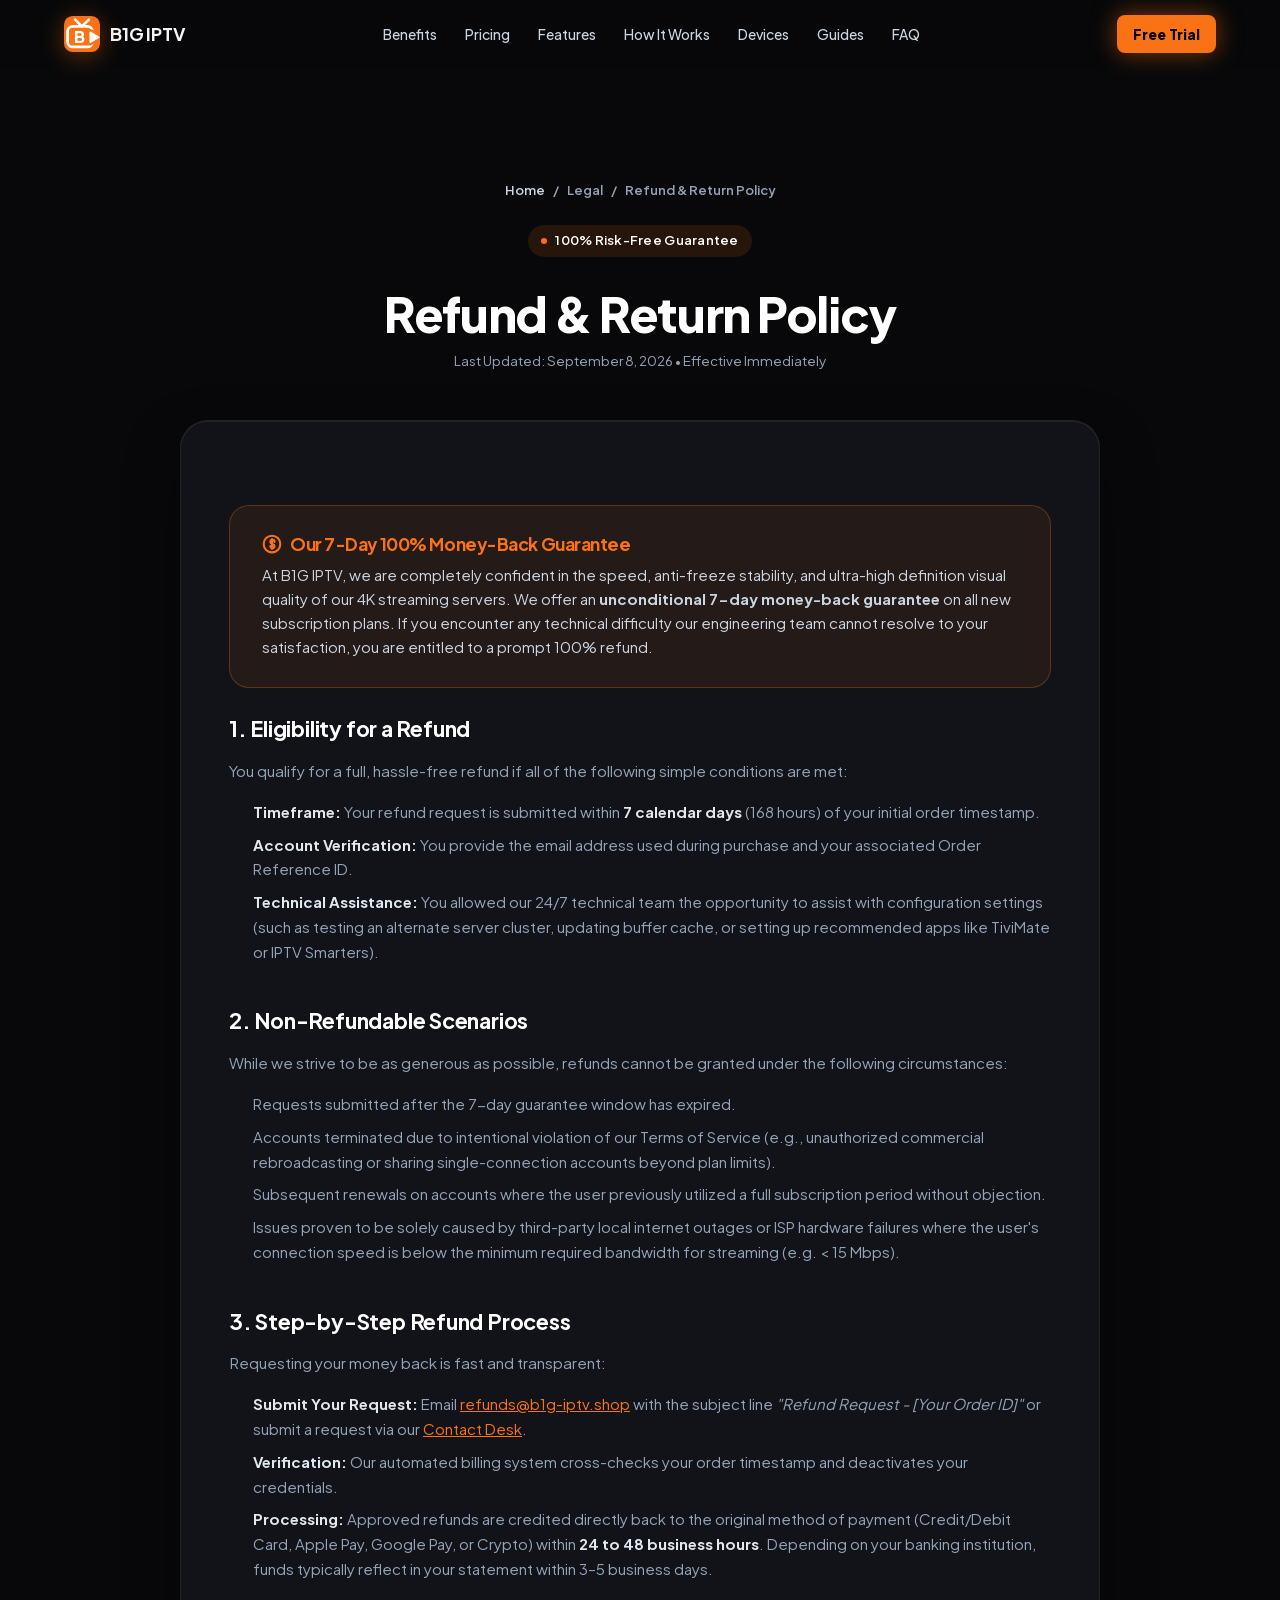
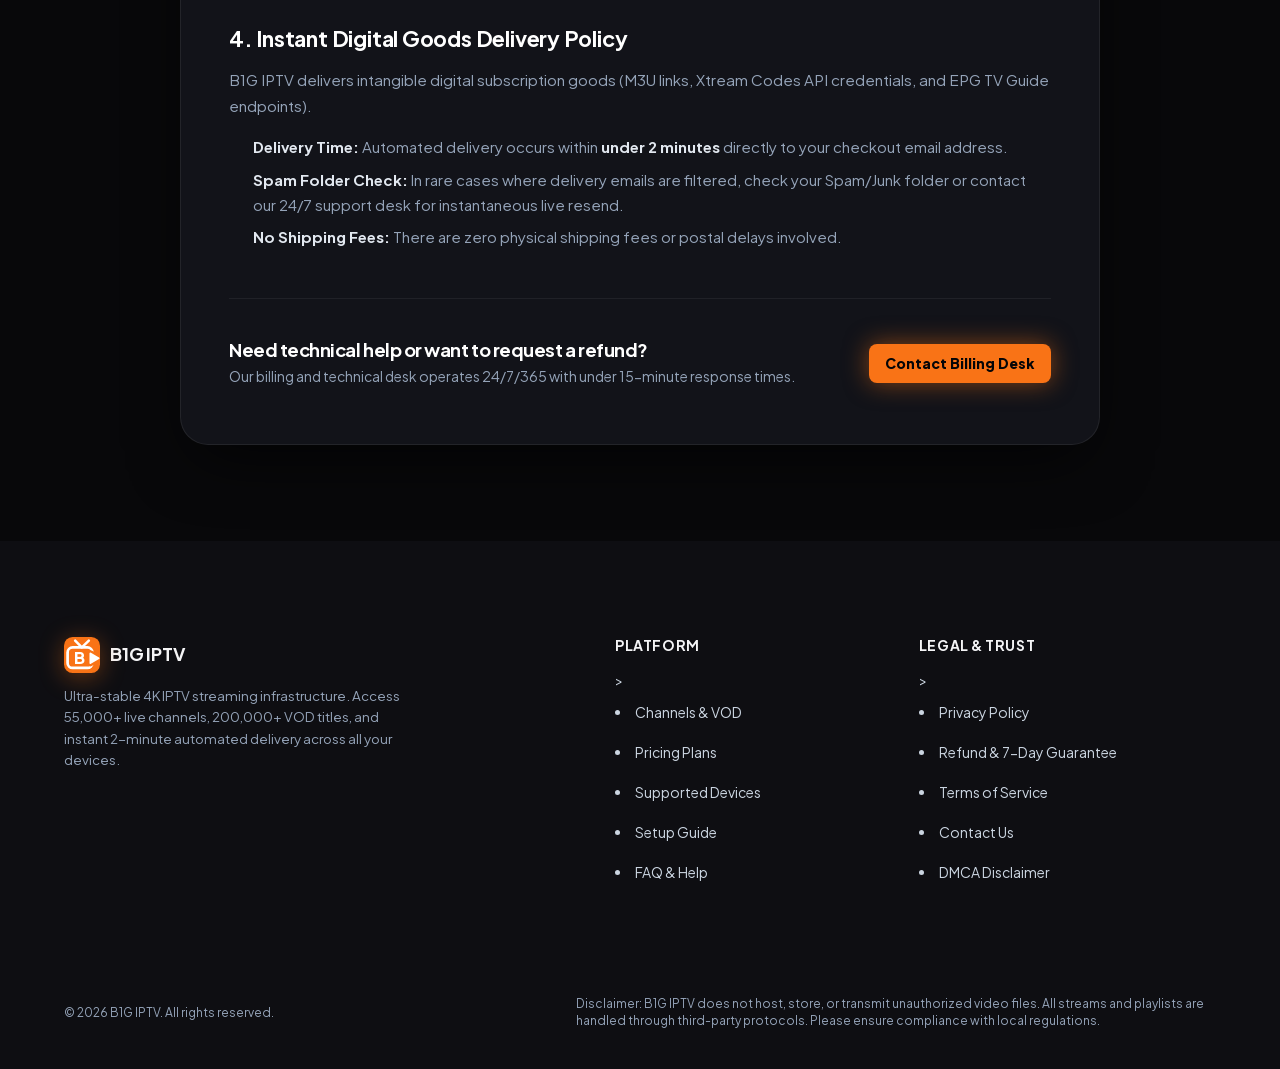
<file: refund-policy.html>
<!DOCTYPE html>
<html lang="en" style="background-color:#08080a;color:#f4f4f6;">
<head>
  <meta charset="UTF-8">
  <meta name="viewport" content="width=device-width, initial-scale=1.0">
  
  <title>Refund &amp; 7-Day Money-Back Guarantee | B1G IPTV</title>
  <meta name="description" content="Read our 100% risk‑free 7‑day money‑back guarantee policy. Zero‑hassle cancellations.">
  <meta name="robots" content="index, follow">
  <link rel="canonical" href="https://b1g-iptv.shop/refund-policy.html">
  <meta name="format-detection" content="telephone=no">
  <meta name="theme-color" content="#08080a">

  <!-- Pure SVG Dynamic Brand Favicon & App Icons (Google SEO Compliant) -->
  <link rel="icon" type="image/svg+xml" href="data:image/svg+xml;utf8,%3Csvg%20xmlns%3D%22http%3A%2F%2Fwww.w3.org%2F2000%2Fsvg%22%20viewBox%3D%220%200%20100%20100%22%20width%3D%22100%25%22%20height%3D%22100%25%22%3E%0A%20%20%3Cdefs%3E%0A%20%20%20%20%3ClinearGradient%20id%3D%22tvkixBrandGrad%22%20x1%3D%220%25%22%20y1%3D%220%25%22%20x2%3D%22100%25%22%20y2%3D%22100%25%22%3E%0A%20%20%20%20%20%20%3Cstop%20offset%3D%220%25%22%20stop-color%3D%22%23f97316%22%2F%3E%0A%20%20%20%20%20%20%3Cstop%20offset%3D%22100%25%22%20stop-color%3D%22%23f97316%22%2F%3E%0A%20%20%20%20%3C%2FlinearGradient%3E%0A%20%20%20%20%3Cmask%20id%3D%22tvCutout_cue86n%22%3E%0A%20%20%20%20%20%20%3Crect%20width%3D%22100%22%20height%3D%22100%22%20fill%3D%22%23ffffff%22%2F%3E%0A%20%20%20%20%20%20%3Cpath%20d%3D%22M%2073.5%2046%20L%2096%2059%20L%2073.5%2072%20Z%22%20fill%3D%22%23000000%22%20stroke%3D%22%23000000%22%20stroke-width%3D%2218.5%22%20stroke-linejoin%3D%22round%22%20stroke-linecap%3D%22round%22%2F%3E%0A%20%20%20%20%3C%2Fmask%3E%0A%20%20%3C%2Fdefs%3E%0A%20%20%3Crect%20width%3D%22100%22%20height%3D%22100%22%20rx%3D%2224%22%20fill%3D%22url(%23tvkixBrandGrad)%22%2F%3E%0A%20%20%3Cpath%20d%3D%22M%2031%2010%20L%2049.5%2029%20L%2069%2010%22%20fill%3D%22none%22%20stroke%3D%22%23ffffff%22%20stroke-width%3D%227%22%20stroke-linecap%3D%22round%22%20stroke-linejoin%3D%22round%22%2F%3E%0A%20%20%3Crect%20x%3D%2210%22%20y%3D%2229%22%20width%3D%2269%22%20height%3D%2257%22%20rx%3D%2214%22%20fill%3D%22none%22%20stroke%3D%22%23ffffff%22%20stroke-width%3D%227.5%22%20stroke-linejoin%3D%22round%22%20stroke-linecap%3D%22round%22%20mask%3D%22url(%23tvCutout_cue86n)%22%2F%3E%0A%20%20%3Cpath%20d%3D%22M%2073.5%2046%20L%2096%2059%20L%2073.5%2072%20Z%22%20fill%3D%22%23ffffff%22%20stroke%3D%22%23ffffff%22%20stroke-width%3D%225.5%22%20stroke-linejoin%3D%22round%22%20stroke-linecap%3D%22round%22%2F%3E%0A%20%20%3Ctext%20x%3D%2244%22%20y%3D%2258%22%20font-family%3D%22-apple-system%2C%20BlinkMacSystemFont%2C%20'Plus%20Jakarta%20Sans'%2C%20'Arial%20Black'%2C%20'Montserrat'%2C%20sans-serif%22%20font-size%3D%2244%22%20font-weight%3D%22900%22%20fill%3D%22%23ffffff%22%20text-anchor%3D%22middle%22%20dominant-baseline%3D%22central%22%3EB%3C%2Ftext%3E%0A%3C%2Fsvg%3E">
  <link rel="alternate icon" type="image/svg+xml" href="/assets/favicon.svg">
  <link rel="apple-touch-icon" href="data:image/svg+xml;utf8,%3Csvg%20xmlns%3D%22http%3A%2F%2Fwww.w3.org%2F2000%2Fsvg%22%20viewBox%3D%220%200%20100%20100%22%20width%3D%22100%25%22%20height%3D%22100%25%22%3E%0A%20%20%3Cdefs%3E%0A%20%20%20%20%3ClinearGradient%20id%3D%22tvkixBrandGrad%22%20x1%3D%220%25%22%20y1%3D%220%25%22%20x2%3D%22100%25%22%20y2%3D%22100%25%22%3E%0A%20%20%20%20%20%20%3Cstop%20offset%3D%220%25%22%20stop-color%3D%22%23f97316%22%2F%3E%0A%20%20%20%20%20%20%3Cstop%20offset%3D%22100%25%22%20stop-color%3D%22%23f97316%22%2F%3E%0A%20%20%20%20%3C%2FlinearGradient%3E%0A%20%20%20%20%3Cmask%20id%3D%22tvCutout_cue86n%22%3E%0A%20%20%20%20%20%20%3Crect%20width%3D%22100%22%20height%3D%22100%22%20fill%3D%22%23ffffff%22%2F%3E%0A%20%20%20%20%20%20%3Cpath%20d%3D%22M%2073.5%2046%20L%2096%2059%20L%2073.5%2072%20Z%22%20fill%3D%22%23000000%22%20stroke%3D%22%23000000%22%20stroke-width%3D%2218.5%22%20stroke-linejoin%3D%22round%22%20stroke-linecap%3D%22round%22%2F%3E%0A%20%20%20%20%3C%2Fmask%3E%0A%20%20%3C%2Fdefs%3E%0A%20%20%3Crect%20width%3D%22100%22%20height%3D%22100%22%20rx%3D%2224%22%20fill%3D%22url(%23tvkixBrandGrad)%22%2F%3E%0A%20%20%3Cpath%20d%3D%22M%2031%2010%20L%2049.5%2029%20L%2069%2010%22%20fill%3D%22none%22%20stroke%3D%22%23ffffff%22%20stroke-width%3D%227%22%20stroke-linecap%3D%22round%22%20stroke-linejoin%3D%22round%22%2F%3E%0A%20%20%3Crect%20x%3D%2210%22%20y%3D%2229%22%20width%3D%2269%22%20height%3D%2257%22%20rx%3D%2214%22%20fill%3D%22none%22%20stroke%3D%22%23ffffff%22%20stroke-width%3D%227.5%22%20stroke-linejoin%3D%22round%22%20stroke-linecap%3D%22round%22%20mask%3D%22url(%23tvCutout_cue86n)%22%2F%3E%0A%20%20%3Cpath%20d%3D%22M%2073.5%2046%20L%2096%2059%20L%2073.5%2072%20Z%22%20fill%3D%22%23ffffff%22%20stroke%3D%22%23ffffff%22%20stroke-width%3D%225.5%22%20stroke-linejoin%3D%22round%22%20stroke-linecap%3D%22round%22%2F%3E%0A%20%20%3Ctext%20x%3D%2244%22%20y%3D%2258%22%20font-family%3D%22-apple-system%2C%20BlinkMacSystemFont%2C%20'Plus%20Jakarta%20Sans'%2C%20'Arial%20Black'%2C%20'Montserrat'%2C%20sans-serif%22%20font-size%3D%2244%22%20font-weight%3D%22900%22%20fill%3D%22%23ffffff%22%20text-anchor%3D%22middle%22%20dominant-baseline%3D%22central%22%3EB%3C%2Ftext%3E%0A%3C%2Fsvg%3E">
  <link rel="manifest" href="site.webmanifest">

  <!-- Open Graph -->
  <meta property="og:type" content="article">
  <meta property="og:url" content="https://b1g-iptv.shop/refund-policy.html">
  <meta property="og:title" content="Refund & 7-Day Money-Back Guarantee | B1G IPTV">
  <meta property="og:description" content="Read our 100% risk‑free 7‑day money‑back guarantee policy. Zero‑hassle cancellations.">
  <meta property="og:site_name" content="B1G IPTV">
  <meta property="og:image" content="https://b1g-iptv.shop/assets/images/og-preview.jpg">
  <meta property="og:image:width" content="1200">
  <meta property="og:image:height" content="630">

  <!-- Twitter / X -->
  <meta name="twitter:card" content="summary_large_image">
  <meta name="twitter:title" content="Refund & 7-Day Money-Back Guarantee | B1G IPTV">
  <meta name="twitter:description" content="Read our 100% risk‑free 7‑day money‑back guarantee policy. Zero‑hassle cancellations.">
  <meta name="twitter:image" content="https://b1g-iptv.shop/assets/images/og-preview.jpg">

  <!-- Self-Hosted Critical Variable Font loaded via style.min.css with font-display: swap -->

  <!-- Main Stylesheet -->
  <link rel="stylesheet" href="/css/style.min.css?v=22.0">

  <!-- Structured Data: Breadcrumbs & WebPage -->
  <script type="application/ld+json">
  {
    "@context": "https://schema.org",
    "@type": "WebPage",
    "name": "Refund & 7-Day Money-Back Guarantee Policy | B1G IPTV",
    "url": "https://b1g-iptv.shop/refund-policy.html",
    "description": "B1G IPTV refund and return policy featuring our 7-day unconditional money-back guarantee.",
    "breadcrumb": {
      "@type": "BreadcrumbList",
      "itemListElement": [
        {
          "@type": "ListItem",
          "position": 1,
          "name": "Home",
          "item": "https://b1g-iptv.shop/"
        },
        {
          "@type": "ListItem",
          "position": 2,
          "name": "Refund Policy",
          "item": "https://b1g-iptv.shop/refund-policy.html"
        }
      ]
    }
  }
  </script>
    <meta name="google-site-verification" content="AF2Jw_CKGrxSxxNlwIzeQ6UWqBh6blinDn68fEC0U40">

    <style id="site-dynamic-theme">
        
        :root {
            --accent: #f97316 !important;
            --accent-hover: #f97316 !important;
            --accent-text: #ffffff !important;
            --accent-light: rgba(249, 115, 22, 0.12) !important;
            --primary: #f97316 !important;
            --primary-glow: rgba(249, 115, 22, 0.44) !important;
            --brand-r: 249;
            --brand-g: 115;
            --brand-b: 22;
            font-family: 'Plus Jakarta Sans', -apple-system, sans-serif !important;
        }
        /* Header & Logo Pure SVG Mark */
        .logo-icon {
            width: 36px !important;
            height: 36px !important;
            background: transparent !important;
            border: none !important;
            padding: 0 !important;
            display: inline-flex !important;
            align-items: center !important;
            justify-content: center !important;
            box-shadow: none !important;
            filter: drop-shadow(0 4px 12px rgba(249, 115, 22, 0.38)) !important;
            transition: transform 0.2s ease, filter 0.2s ease !important;
            flex-shrink: 0 !important;
        }
        .brand-logo:hover .logo-icon {
            transform: scale(1.06) !important;
            filter: drop-shadow(0 6px 18px rgba(249, 115, 22, 0.6)) !important;
        }
        .logo-icon svg {
            width: 100% !important;
            height: 100% !important;
            display: block !important;
        }
        .brand-accent, .accent-mark { color: #f97316 !important; }

        /* Hero Headline & Title Bottom Accent */
        .title-bottom {
            color: #f97316 !important;
            background: linear-gradient(135deg, rgb(252, 178, 127) 0%, #f97316 50%, #f97316 100%) !important;
            -webkit-background-clip: text !important;
            -webkit-text-fill-color: transparent !important;
            background-clip: text !important;
            filter: drop-shadow(0 0 35px rgba(249, 115, 22, 0.55)) !important;
        }

        /* Light Rays Ambient Backdrop */
        .light-ray-left {
            background: linear-gradient(180deg, rgba(249, 115, 22, 0.45) 0%, rgba(249, 115, 22, 0.08) 60%, transparent 100%) !important;
        }
        .light-ray-right {
            background: linear-gradient(180deg, rgba(249, 115, 22, 0.4) 0%, rgba(249, 115, 22, 0.08) 60%, transparent 100%) !important;
        }
        .light-ray-center {
            background: radial-gradient(ellipse at top, rgba(249, 115, 22, 0.22) 0%, rgba(249, 115, 22, 0.05) 50%, transparent 80%) !important;
        }

        /* Hero Badge & Sparks */
        .badge-spark {
            color: #f97316 !important;
            text-shadow: 0 0 10px rgba(249, 115, 22, 0.9), 0 0 20px rgba(249, 115, 22, 0.5) !important;
        }
        .hero-badge-pill {
            border: 1px solid rgba(249, 115, 22, 0.25) !important;
        }

        /* Buttons */
        .btn-pill-primary, .btn-pill-primary span, .btn-pill-primary:link, .btn-pill-primary:visited, .btn-primary { 
            background: #f97316 !important; 
            color: #050507 !important; 
            font-weight: 800 !important; 
            box-shadow: 0 0 25px rgba(249, 115, 22, 0.5) !important; 
        }
        .btn-pill-primary:hover, .btn-primary:hover {
            background: #f97316 !important;
            box-shadow: 0 0 35px rgba(249, 115, 22, 0.75) !important;
        }

        /* Metric Cards */
        .metric-dash { 
            background-color: #f97316 !important; 
            box-shadow: 0 0 8px rgba(249, 115, 22, 0.7) !important; 
        }
        .metric-card:hover {
            border-color: rgba(249, 115, 22, 0.45) !important;
            box-shadow: 0 14px 40px rgba(0,0,0,0.55), 0 0 25px rgba(249, 115, 22, 0.2) !important;
        }
        .metric-icon-art {
            filter: drop-shadow(0 0 10px rgba(249, 115, 22, 0.35)) !important;
        }
        .metric-card:hover .metric-icon-art {
            filter: drop-shadow(0 0 16px rgba(249, 115, 22, 0.65)) !important;
        }
        .metric-icon-art line, .metric-icon-art rect, .metric-icon-art path {
            stroke: #f97316 !important;
        }
        .metric-icon-art text {
            fill: #f97316 !important;
        }

        /* Category Cards Hover */
        .category-card:hover {
            border-color: rgba(249, 115, 22, 0.5) !important;
            box-shadow: 0 12px 30px rgba(0,0,0,0.6), 0 0 20px rgba(249, 115, 22, 0.3) !important;
        }
        .category-card:hover .category-card-label {
            color: #f97316 !important;
        }

        /* Benefits Section */
        .what-we-offer-section::before {
            background: radial-gradient(circle, rgba(249, 115, 22, 0.16) 0%, rgba(249, 115, 22, 0.03) 50%, transparent 70%) !important;
        }
        .benefit-card:hover {
            border-color: rgba(249, 115, 22, 0.4) !important;
            box-shadow: 0 16px 36px -10px rgba(0,0,0,0.6), 0 0 24px rgba(249, 115, 22, 0.18) !important;
        }
        .benefit-icon-wrapper, .benefit-icon-wrapper svg {
            color: #f97316 !important;
        }
        .benefit-icon-glow {
            background: radial-gradient(circle, rgba(249, 115, 22, 0.55) 0%, rgba(249, 115, 22, 0.18) 50%, transparent 75%) !important;
        }

        /* Features Showcase */
        .feature-badge-tag {
            color: #f97316 !important;
        }
        .feature-check-icon, .feature-check-icon svg {
            color: #f97316 !important;
        }
        .feature-media-ambient {
            background: radial-gradient(circle, rgba(249, 115, 22, 0.22) 0%, rgba(249, 115, 22, 0.04) 60%, transparent 80%) !important;
        }
        .feature-mockup-img:hover {
            filter: drop-shadow(0 28px 42px rgba(0,0,0,0.8)) drop-shadow(0 0 25px rgba(249, 115, 22, 0.35)) !important;
        }

        /* Journey Banner */
        .journey-banner {
            background: linear-gradient(135deg, #f97316 0%, #f97316 100%) !important;
            box-shadow: 0 15px 45px rgba(249, 115, 22, 0.3) !important;
        }
        .mockup-submit-btn, .mockup-download-btn {
            background: #f97316 !important;
        }
        .mockup-play-center {
            border-color: #f97316 !important;
            color: #f97316 !important;
            background-color: rgba(249, 115, 22, 0.1) !important;
        }

        /* Pricing Plans */
        .price-plan-card.is-featured {
            border: 2px solid #f97316 !important;
            box-shadow: 0 0 40px rgba(249, 115, 22, 0.22) !important;
        }
        .plan-badge-top {
            background: #f97316 !important;
            color: #050507 !important;
            box-shadow: 0 4px 14px rgba(249, 115, 22, 0.4) !important;
        }
        .plan-card-subtitle.featured-subtitle, .plan-card-amount.featured-amount {
            color: #f97316 !important;
        }
        .plan-savings-pill {
            background-color: rgba(249, 115, 22, 0.12) !important;
            border: 1px solid rgba(249, 115, 22, 0.3) !important;
            color: #f97316 !important;
        }
        .plan-card-feature .check-icon {
            color: #f97316 !important;
        }
        .plan-card-btn.solid-featured-btn {
            background: #f97316 !important;
            border-color: #f97316 !important;
            color: #050507 !important;
            box-shadow: 0 4px 18px rgba(249, 115, 22, 0.35) !important;
        }
        .trust-item svg {
            color: #f97316 !important;
        }

        /* Devices Section */
        .device-card:hover {
            border-color: rgba(249, 115, 22, 0.45) !important;
            box-shadow: 0 16px 36px -10px rgba(0,0,0,0.65), 0 0 24px rgba(249, 115, 22, 0.18) !important;
        }
        .device-icon-wrapper, .device-icon-wrapper svg {
            color: #f97316 !important;
            stroke: #f97316 !important;
        }
        .device-icon-glow {
            background: radial-gradient(circle, rgba(249, 115, 22, 0.55) 0%, rgba(249, 115, 22, 0.18) 50%, transparent 75%) !important;
        }
        .device-card:hover .device-micro-tag {
            color: #f97316 !important;
            background: rgba(249, 115, 22, 0.12) !important;
            border-color: rgba(249, 115, 22, 0.3) !important;
        }

        /* FAQ */
        .faq-item[open] {
            border-color: rgba(249, 115, 22, 0.35) !important;
        }
        .faq-item[open] .faq-chevron {
            color: #f97316 !important;
        }
        .faq-answer a {
            color: #f97316 !important;
        }

        /* Final CTA Banner */
        .cta-banner {
            border-top: 1px solid rgba(249, 115, 22, 0.55) !important;
        }
        .cta-banner::before {
            background: radial-gradient(circle, rgba(249, 115, 22, 0.26) 0%, rgba(249, 115, 22, 0.05) 50%, transparent 75%) !important;
        }
        .cta-pill-tag {
            color: #f97316 !important;
            background: rgba(249, 115, 22, 0.1) !important;
            border: 1px solid rgba(249, 115, 22, 0.3) !important;
        }
        .cta-pill-tag .dot {
            background: #f97316 !important;
            box-shadow: 0 0 8px #f97316 !important;
        }
        .cta-main-btn {
            background: linear-gradient(135deg, #f97316 0%, #f97316 100%) !important;
            color: #050507 !important;
            box-shadow: 0 12px 28px -4px rgba(249, 115, 22, 0.5), inset 0 1px 0 rgba(255,255,255,0.3) !important;
        }
        .cta-main-btn:hover {
            box-shadow: 0 18px 38px -4px rgba(249, 115, 22, 0.75) !important;
        }
        .cta-trust-badge svg {
            stroke: #f97316 !important;
        }

        /* Footer & Subpages */
        .footer-link:hover { color: #f97316 !important; }
        .policy-breadcrumbs a:hover { color: #f97316 !important; }
        .policy-highlight {
            background: rgba(249, 115, 22, 0.08) !important;
            border: 1px solid rgba(249, 115, 22, 0.28) !important;
        }
        .policy-highlight h3 { color: #f97316 !important; }
        .contact-channel-item:hover {
            border-color: rgba(249, 115, 22, 0.4) !important;
        }
        .contact-channel-icon {
            background: rgba(249, 115, 22, 0.12) !important;
            border: 1px solid rgba(249, 115, 22, 0.3) !important;
            color: #f97316 !important;
        }
        .contact-channel-link, .contact-channel-link:hover { color: #f97316 !important; }
        .form-input:focus, .form-select:focus, .form-textarea:focus {
            border-color: #f97316 !important;
            box-shadow: 0 0 0 3px rgba(249, 115, 22, 0.2) !important;
        }
        :focus-visible {
            outline: 2px solid #f97316 !important;
        }
        :root { --accent: #f97316; }
    </style>
    
</head>
<body style="background-color:#08080a;">

  <!-- =========================================================================
       HEADER
       ========================================================================= -->
  <header class="site-header">
    <div class="container header-container">
      <a href="index.html" class="brand-logo" aria-label="B1G IPTV Homepage">
        <span class="logo-icon" aria-hidden="true"><svg xmlns="http://www.w3.org/2000/svg" viewBox="0 0 100 100" width="100%" height="100%">
  <defs>
    <linearGradient id="tvkixBrandGrad" x1="0%" y1="0%" x2="100%" y2="100%">
      <stop offset="0%" stop-color="#f97316"/>
      <stop offset="100%" stop-color="#f97316"/>
    </linearGradient>
    <mask id="tvCutout_hwv0fj">
      <rect width="100" height="100" fill="#ffffff"/>
      <path d="M 73.5 46 L 96 59 L 73.5 72 Z" fill="#000000" stroke="#000000" stroke-width="18.5" stroke-linejoin="round" stroke-linecap="round"/>
    </mask>
  </defs>
  <rect width="100" height="100" rx="24" fill="url(#tvkixBrandGrad)"/>
  <path d="M 31 10 L 49.5 29 L 69 10" fill="none" stroke="#ffffff" stroke-width="7" stroke-linecap="round" stroke-linejoin="round"/>
  <rect x="10" y="29" width="69" height="57" rx="14" fill="none" stroke="#ffffff" stroke-width="7.5" stroke-linejoin="round" stroke-linecap="round" mask="url(#tvCutout_hwv0fj)"/>
  <path d="M 73.5 46 L 96 59 L 73.5 72 Z" fill="#ffffff" stroke="#ffffff" stroke-width="5.5" stroke-linejoin="round" stroke-linecap="round"/>
  <text x="44" y="58" font-family="-apple-system, BlinkMacSystemFont, 'Plus Jakarta Sans', 'Arial Black', 'Montserrat', sans-serif" font-size="44" font-weight="900" fill="#ffffff" text-anchor="middle" dominant-baseline="central">B</text>
</svg></span>
        <span>B1G IPTV</span>
      </a>

      <nav class="nav-menu" aria-label="Main Navigation">
        <a href="index.html#benefits" class="nav-link">Benefits</a>
        <a href="index.html#pricing" class="nav-link">Pricing</a>
        <a href="index.html#features" class="nav-link">Features</a>
        <a href="index.html#how-it-works" class="nav-link">How It Works</a>
        <a href="index.html#compatibility" class="nav-link">Devices</a>
        <a href="guides.html" class="nav-link">Guides</a>
        <a href="index.html#faq" class="nav-link">FAQ</a>
      </nav>

      <div class="header-actions">
        <a href="/trial" rel="nofollow noopener noreferrer" class="btn btn-primary btn-sm">Free Trial</a>
      </div>
    </div>
  </header>

  <!-- =========================================================================
       PAGE CONTENT
       ========================================================================= -->
  <main class="policy-page-wrapper">
    <div class="container">
      <div class="policy-header">
        <div class="policy-breadcrumbs">
          <a href="index.html">Home</a>
          <span>/</span>
          <span>Legal</span>
          <span>/</span>
          <span>Refund &amp; Return Policy</span>
        </div>
        <div class="pill-badge">
          <span class="dot" aria-hidden="true"></span>
          <span>100% Risk-Free Guarantee</span>
        </div>
        <h1>Refund &amp; Return Policy</h1>
        <div class="policy-last-updated">Last Updated: September 8, 2026 &bull; Effective Immediately</div>
      </div>

      <div class="policy-card">
        <!-- Prominent Guarantee Box -->
        <div class="policy-highlight">
          <h3>
            <svg width="20" height="20" viewBox="0 0 24 24" fill="none" stroke="currentColor" stroke-width="2.5" stroke-linecap="round" stroke-linejoin="round" aria-hidden="true"><circle cx="12" cy="12" r="10"></circle><path d="M12 6v12M15 9.5a2.5 2.5 0 0 0-5 0c0 3 5 2 5 5a2.5 2.5 0 0 1-5 0"></path></svg>
            Our 7-Day 100% Money-Back Guarantee
          </h3>
          <p>
            At B1G IPTV, we are completely confident in the speed, anti-freeze stability, and ultra-high definition visual quality of our 4K streaming servers. We offer an <strong>unconditional 7-day money-back guarantee</strong> on all new subscription plans. If you encounter any technical difficulty our engineering team cannot resolve to your satisfaction, you are entitled to a prompt 100% refund.
          </p>
        </div>

        <section class="policy-section">
          <h2>1. Eligibility for a Refund</h2>
          <p>You qualify for a full, hassle-free refund if all of the following simple conditions are met:</p>
          <ul>
            <li><strong>Timeframe:</strong> Your refund request is submitted within <strong>7 calendar days</strong> (168 hours) of your initial order timestamp.</li>
            <li><strong>Account Verification:</strong> You provide the email address used during purchase and your associated Order Reference ID.</li>
            <li><strong>Technical Assistance:</strong> You allowed our 24/7 technical team the opportunity to assist with configuration settings (such as testing an alternate server cluster, updating buffer cache, or setting up recommended apps like TiviMate or IPTV Smarters).</li>
          </ul>
        </section>

        <section class="policy-section">
          <h2>2. Non-Refundable Scenarios</h2>
          <p>While we strive to be as generous as possible, refunds cannot be granted under the following circumstances:</p>
          <ul>
            <li>Requests submitted after the 7-day guarantee window has expired.</li>
            <li>Accounts terminated due to intentional violation of our Terms of Service (e.g., unauthorized commercial rebroadcasting or sharing single-connection accounts beyond plan limits).</li>
            <li>Subsequent renewals on accounts where the user previously utilized a full subscription period without objection.</li>
            <li>Issues proven to be solely caused by third-party local internet outages or ISP hardware failures where the user's connection speed is below the minimum required bandwidth for streaming (e.g. &lt; 15 Mbps).</li>
          </ul>
        </section>

        <section class="policy-section">
          <h2>3. Step-by-Step Refund Process</h2>
          <p>Requesting your money back is fast and transparent:</p>
          <ol>
            <li><strong>Submit Your Request:</strong> Email <a href="mailto:refunds@b1g-iptv.shop" style="color: var(--accent); text-decoration: underline;">refunds@b1g-iptv.shop</a> with the subject line <em>"Refund Request - [Your Order ID]"</em> or submit a request via our <a href="contact.html" style="color: var(--accent); text-decoration: underline;">Contact Desk</a>.</li>
            <li><strong>Verification:</strong> Our automated billing system cross-checks your order timestamp and deactivates your credentials.</li>
            <li><strong>Processing:</strong> Approved refunds are credited directly back to the original method of payment (Credit/Debit Card, Apple Pay, Google Pay, or Crypto) within <strong>24 to 48 business hours</strong>. Depending on your banking institution, funds typically reflect in your statement within 3–5 business days.</li>
          </ol>
        </section>

        <section class="policy-section">
          <h2>4. Instant Digital Goods Delivery Policy</h2>
          <p>
            B1G IPTV delivers intangible digital subscription goods (M3U links, Xtream Codes API credentials, and EPG TV Guide endpoints). 
          </p>
          <ul>
            <li><strong>Delivery Time:</strong> Automated delivery occurs within <strong>under 2 minutes</strong> directly to your checkout email address.</li>
            <li><strong>Spam Folder Check:</strong> In rare cases where delivery emails are filtered, check your Spam/Junk folder or contact our 24/7 support desk for instantaneous live resend.</li>
            <li><strong>No Shipping Fees:</strong> There are zero physical shipping fees or postal delays involved.</li>
          </ul>
        </section>

        <div class="policy-cta-box">
          <div>
            <h3>Need technical help or want to request a refund?</h3>
            <p>Our billing and technical desk operates 24/7/365 with under 15-minute response times.</p>
          </div>
          <a href="contact.html" class="btn btn-primary btn-sm">Contact Billing Desk</a>
        </div>
      </div>
    </div>
  </main>

  <!-- =========================================================================
       FOOTER
       ========================================================================= -->
  <footer class="site-footer">
    <div class="container">
      <div class="footer-grid">
        <!-- Brand & Mission -->
        <div class="footer-brand">
          <a href="index.html" class="brand-logo" aria-label="B1G IPTV Homepage">
            <span class="logo-icon" aria-hidden="true"><svg xmlns="http://www.w3.org/2000/svg" viewBox="0 0 100 100" width="100%" height="100%">
  <defs>
    <linearGradient id="tvkixBrandGrad" x1="0%" y1="0%" x2="100%" y2="100%">
      <stop offset="0%" stop-color="#f97316"/>
      <stop offset="100%" stop-color="#f97316"/>
    </linearGradient>
    <mask id="tvCutout_hwv0fj">
      <rect width="100" height="100" fill="#ffffff"/>
      <path d="M 73.5 46 L 96 59 L 73.5 72 Z" fill="#000000" stroke="#000000" stroke-width="18.5" stroke-linejoin="round" stroke-linecap="round"/>
    </mask>
  </defs>
  <rect width="100" height="100" rx="24" fill="url(#tvkixBrandGrad)"/>
  <path d="M 31 10 L 49.5 29 L 69 10" fill="none" stroke="#ffffff" stroke-width="7" stroke-linecap="round" stroke-linejoin="round"/>
  <rect x="10" y="29" width="69" height="57" rx="14" fill="none" stroke="#ffffff" stroke-width="7.5" stroke-linejoin="round" stroke-linecap="round" mask="url(#tvCutout_hwv0fj)"/>
  <path d="M 73.5 46 L 96 59 L 73.5 72 Z" fill="#ffffff" stroke="#ffffff" stroke-width="5.5" stroke-linejoin="round" stroke-linecap="round"/>
  <text x="44" y="58" font-family="-apple-system, BlinkMacSystemFont, 'Plus Jakarta Sans', 'Arial Black', 'Montserrat', sans-serif" font-size="44" font-weight="900" fill="#ffffff" text-anchor="middle" dominant-baseline="central">B</text>
</svg></span>
            <span>B1G IPTV</span>
          </a>
          <p>
            Ultra-stable 4K IPTV streaming infrastructure. Access 55,000+ live channels, 200,000+ VOD titles, and instant 2-minute automated delivery across all your devices.
          </p>
        </div>

        <!-- Platform Navigation -->
        <div>
          <h3 class="footer-col-title">Platform</h3>>
            <li><a href="index.html#features" class="footer-link">Channels &amp; VOD</a></li>
            <li><a href="index.html#pricing" class="footer-link">Pricing Plans</a></li>
            <li><a href="index.html#compatibility" class="footer-link">Supported Devices</a></li>
            <li><a href="index.html#how-it-works" class="footer-link">Setup Guide</a></li>
            <li><a href="index.html#faq" class="footer-link">FAQ &amp; Help</a></li>
          </ul>
        </div>

        <!-- Essential Legal & Support Pages (Google SEO) -->
        <div>
          <h3 class="footer-col-title">Legal &amp; Trust</h3>>
            <li><a href="privacy-policy.html" class="footer-link">Privacy Policy</a></li>
            <li><a href="refund-policy.html" class="footer-link">Refund &amp; 7-Day Guarantee</a></li>
            <li><a href="terms.html" class="footer-link">Terms of Service</a></li>
            <li><a href="contact.html" class="footer-link">Contact Us</a></li>
            <li><a href="dmca.html" class="footer-link">DMCA Disclaimer</a></li>
          </ul>
        </div>
      </div>

      <div class="footer-bottom">
        <div>&copy; 2026 B1G IPTV. All rights reserved.</div>
        <div class="footer-disclaimer">
          Disclaimer: B1G IPTV does not host, store, or transmit unauthorized video files. All streams and playlists are handled through third-party protocols. Please ensure compliance with local regulations.
        </div>
      </div>
    </div>
  </footer>


    <!-- SATELLITE ON-SITE MODAL POPUP SYSTEM (Trial & Pay) -->
    <div id="sat-modal-overlay" class="sat-modal-overlay" aria-hidden="true" role="dialog" aria-modal="true">
        <div class="sat-modal-backdrop" onclick="closeSiteModal()"></div>
        <div class="sat-modal-container" role="document">
            
            <!-- Modal Header -->
            <div class="sat-modal-header">
                <div class="sat-tab-switch">
                    <button type="button" class="sat-tab-btn active" id="sat-tab-trial" onclick="switchSiteModalTab('trial')">
                        <span class="sat-tab-dot"></span>
                        <span>Free Trial</span>
                    </button>
                    <button type="button" class="sat-tab-btn" id="sat-tab-order" onclick="switchSiteModalTab('order')">
                        <svg width="15" height="15" viewBox="0 0 24 24" fill="none" stroke="currentColor" stroke-width="2" stroke-linecap="round" stroke-linejoin="round" style="margin-right:6px;"><rect x="2" y="5" width="20" height="14" rx="2"/><line x1="2" y1="10" x2="22" y2="10"/></svg>
                        <span>Plans</span>
                    </button>
                </div>
                <button type="button" class="sat-modal-close" onclick="closeSiteModal()" aria-label="Close modal">
                    <svg width="14" height="14" viewBox="0 0 24 24" fill="none" stroke="currentColor" stroke-width="2.5" stroke-linecap="round" stroke-linejoin="round"><line x1="18" y1="6" x2="6" y2="18"></line><line x1="6" y1="6" x2="18" y2="18"></line></svg>
                </button>
            </div>

            <!-- VIEW 1: FREE TRIAL -->
            <div id="sat-view-trial" class="sat-modal-view active">
                <h2 class="sat-trial-intro">Get your free 24H trial</h2>

                <!-- WhatsApp One-Click Activation (Reference UI) -->
                <a href="https://api.whatsapp.com/send?phone=19145205753&text=Hi!%20I%20would%20like%20to%20activate%20a%2024H%20free%20trial%20for%20B1G%20IPTV"
                   target="_blank" rel="noopener noreferrer" class="sat-btn-wa-activate">
                    <span class="sat-wa-btn-left">
                        <span class="sat-wa-btn-circle">
                            <svg width="19" height="19" viewBox="0 0 24 24" fill="currentColor">
                                <path d="M17.472 14.382c-.297-.149-1.758-.867-2.03-.967-.273-.099-.471-.148-.67.15-.197.297-.767.966-.94 1.164-.173.199-.347.223-.644.075-.297-.15-1.255-.463-2.39-1.475-.883-.788-1.48-1.761-1.653-2.059-.173-.297-.018-.458.13-.606.134-.133.298-.347.446-.52.149-.174.198-.298.298-.497.099-.198.05-.371-.025-.52-.075-.149-.669-1.612-.916-2.207-.242-.579-.487-.5-.669-.51-.173-.008-.371-.01-.57-.01-.198 0-.52.074-.792.372-.272.297-1.04 1.016-1.04 2.479 0 1.462 1.065 2.875 1.213 3.074.149.198 2.096 3.2 5.077 4.487.709.306 1.262.489 1.694.625.712.227 1.36.195 1.871.118.571-.085 1.758-.719 2.006-1.413.248-.694.248-1.289.173-1.413-.074-.124-.272-.198-.57-.347m-5.421 7.403h-.004a9.87 9.87 0 01-5.031-1.378l-.361-.214-3.741.982.998-3.648-.235-.374a9.86 9.86 0 01-1.51-5.26c.001-5.45 4.436-9.884 9.888-9.884 2.64 0 5.122 1.03 6.988 2.898a9.825 9.825 0 012.893 6.994c-.003 5.45-4.437 9.884-9.885 9.884m8.413-18.297A11.815 11.815 0 0012.05 0C5.495 0 .16 5.335.157 11.892c0 2.096.547 4.142 1.588 5.945L.057 24l6.305-1.654a11.882 11.882 0 005.683 1.448h.005c6.554 0 11.89-5.335 11.893-11.893a11.821 11.821 0 00-3.48-8.413z"/>
                            </svg>
                        </span>
                        <span class="sat-wa-btn-text">Activate via WhatsApp</span>
                    </span>
                    <svg class="sat-wa-btn-arrow" width="18" height="18" viewBox="0 0 24 24" fill="none" stroke="currentColor" stroke-width="2.5" stroke-linecap="round" stroke-linejoin="round">
                        <line x1="5" y1="12" x2="19" y2="12"></line>
                        <polyline points="12 5 19 12 12 19"></polyline>
                    </svg>
                </a>

                <!-- Divider: or request your 24H trial -->
                <div class="sat-trial-divider">
                    <span>or request your 24H trial</span>
                </div>

                <form id="sat-trial-form" onsubmit="submitSiteTrial(event)">
                    <!-- Row: Full Name & Email Address -->
                    <div class="sat-input-row">
                        <div class="sat-field-box">
                            <svg class="sat-field-icon" viewBox="0 0 24 24" fill="none" stroke="currentColor" stroke-width="2" stroke-linecap="round" stroke-linejoin="round">
                                <path d="M20 21v-2a4 4 0 0 0-4-4H8a4 4 0 0 0-4 4v2"></path>
                                <circle cx="12" cy="7" r="4"></circle>
                            </svg>
                            <input type="text" id="sat-trial-name" class="sat-field-input" placeholder="Full Name" autocomplete="name">
                        </div>
                        <div class="sat-field-box">
                            <svg class="sat-field-icon" viewBox="0 0 24 24" fill="none" stroke="currentColor" stroke-width="2" stroke-linecap="round" stroke-linejoin="round">
                                <rect width="20" height="16" x="2" y="4" rx="2"></rect>
                                <path d="m22 7-8.97 5.7a1.94 1.94 0 0 1-2.06 0L2 7"></path>
                            </svg>
                            <input type="email" id="sat-trial-email" class="sat-field-input" placeholder="Email Address" required autocomplete="email">
                        </div>
                    </div>

                    <!-- Select Package -->
                    <div class="sat-package-section">
                        <div class="sat-package-label">
                            <svg viewBox="0 0 24 24" fill="none" stroke="#10b981" stroke-width="2" stroke-linecap="round" stroke-linejoin="round">
                                <circle cx="12" cy="12" r="10"></circle>
                                <line x1="2" y1="12" x2="22" y2="12"></line>
                                <path d="M12 2a15.3 15.3 0 0 1 4 10 15.3 15.3 0 0 1-4 10 15.3 15.3 0 0 1-4-10 15.3 15.3 0 0 1 4-10z"></path>
                            </svg>
                            <span>Select Package</span>
                        </div>
                        <div class="sat-package-grid">
                            <button type="button" class="sat-pkg-btn is-active" id="sat-pkg-worldwide" data-pkg="Worldwide" onclick="selectSitePackage('Worldwide')">Worldwide</button>
                            <button type="button" class="sat-pkg-btn" id="sat-pkg-english" data-pkg="English" onclick="selectSitePackage('English')">English</button>
                            <button type="button" class="sat-pkg-btn" id="sat-pkg-europe" data-pkg="Europe" onclick="selectSitePackage('Europe')">Europe</button>
                        </div>
                        <input type="hidden" id="sat-selected-pkg" value="Worldwide">
                    </div>

                    <!-- Preferred Device (Optional) -->
                    <div class="sat-form-group">
                        <label class="sat-label-sub" for="sat-trial-device">Preferred Device <span class="sat-opt">(Optional)</span></label>
                        <div class="sat-field-box sat-select-box">
                            <svg class="sat-field-icon" viewBox="0 0 24 24" fill="none" stroke="currentColor" stroke-width="2" stroke-linecap="round" stroke-linejoin="round">
                                <rect width="20" height="15" x="2" y="3" rx="2"></rect>
                                <polyline points="17 21 12 18 7 21"></polyline>
                            </svg>
                            <select id="sat-trial-device" class="sat-field-select">
                                <option value="Firestick / Fire TV">Firestick / Fire TV</option>
                                <option value="Android TV / Box / Google TV">Android TV / Google TV</option>
                                <option value="Smart TV (Samsung / LG)">Smart TV (Samsung / LG)</option>
                                <option value="Apple TV / iOS">Apple TV / iOS</option>
                                <option value="Windows PC / Mac">Windows PC / Mac</option>
                                <option value="MAG Box / Formuler">MAG Box / Formuler</option>
                                <option value="Other / General M3U">Other / General M3U</option>
                            </select>
                            <svg class="sat-select-chevron" viewBox="0 0 24 24" fill="none" stroke="currentColor" stroke-width="2.5" stroke-linecap="round" stroke-linejoin="round">
                                <polyline points="6 9 12 15 18 9"></polyline>
                            </svg>
                        </div>
                    </div>

                    <!-- Additional Information (Optional) -->
                    <div class="sat-form-group">
                        <label class="sat-label-sub" for="sat-trial-note">Additional Information <span class="sat-opt">(Optional)</span></label>
                        <div class="sat-field-box">
                            <svg class="sat-field-icon" viewBox="0 0 24 24" fill="none" stroke="currentColor" stroke-width="2" stroke-linecap="round" stroke-linejoin="round">
                                <path d="M14 2H6a2 2 0 0 0-2 2v16a2 2 0 0 0 2 2h12a2 2 0 0 0 2-2V8z"></path>
                                <polyline points="14 2 14 8 20 8"></polyline>
                                <line x1="16" y1="13" x2="8" y2="13"></line>
                                <line x1="16" y1="17" x2="8" y2="17"></line>
                            </svg>
                            <input type="text" id="sat-trial-note" class="sat-field-input" placeholder="No adult, specific country, device, or note...">
                        </div>
                    </div>

                    <div id="sat-trial-error" class="sat-alert-error" style="display:none;"></div>

                    <!-- Submit Button -->
                    <button type="submit" id="sat-trial-submit-btn" class="sat-btn-main">
                        <span class="sat-btn-text">Request 24H Trial &rarr;</span>
                        <span class="sat-spinner" style="display:none;"></span>
                    </button>
                </form>

                <!-- Minimalist Clean 3-Column Trust Grid (Trial) -->
                <div class="sat-trial-trust-grid">
                    <div class="sat-trial-trust-item">
                        <svg class="sat-trial-trust-icon" viewBox="0 0 24 24" fill="none" stroke="#10b981" stroke-width="2.2" stroke-linecap="round" stroke-linejoin="round">
                            <circle cx="12" cy="12" r="10"></circle>
                            <polyline points="12 6 12 12 16 14"></polyline>
                        </svg>
                        <div class="sat-trial-trust-text">
                            <span class="sat-trial-trust-title">24H Free Trial</span>
                            <span class="sat-trial-trust-desc">No credit card required</span>
                        </div>
                    </div>
                    <div class="sat-trial-trust-item">
                        <svg class="sat-trial-trust-icon" viewBox="0 0 24 24" fill="none" stroke="#10b981" stroke-width="2.2" stroke-linecap="round" stroke-linejoin="round">
                            <polygon points="12 2 15.09 8.26 22 9.27 17 14.14 18.18 21.02 12 17.77 5.82 21.02 7 14.14 2 9.27 8.91 8.26 12 2"></polygon>
                        </svg>
                        <div class="sat-trial-trust-text">
                            <span class="sat-trial-trust-title">Premium Streaming</span>
                            <span class="sat-trial-trust-desc">4K &amp; 8K quality</span>
                        </div>
                    </div>
                    <div class="sat-trial-trust-item">
                        <svg class="sat-trial-trust-icon" viewBox="0 0 24 24" fill="none" stroke="#10b981" stroke-width="2.2" stroke-linecap="round" stroke-linejoin="round">
                            <polyline points="20 6 9 17 4 12"></polyline>
                        </svg>
                        <div class="sat-trial-trust-text">
                            <span class="sat-trial-trust-title">Easy &amp; Flexible</span>
                            <span class="sat-trial-trust-desc">No hidden fees</span>
                        </div>
                    </div>
                </div>

                <!-- Trial Success State -->
                <div id="sat-trial-success" class="sat-success-view" style="display:none;">
                    <div class="sat-success-icon-wrap">
                        <svg width="36" height="36" viewBox="0 0 24 24" fill="none" stroke="#10b981" stroke-width="2.5" stroke-linecap="round" stroke-linejoin="round"><polyline points="20 6 9 17 4 12"/></svg>
                    </div>
                    <h4>Trial Request Received!</h4>
                    <p>Your free 24-hour IPTV access for <strong>B1G IPTV</strong> is being prepared. We have dispatched your playlist credentials and setup tutorial to:</p>
                    <div class="sat-confirmed-email" id="sat-confirmed-email"></div>

                    <div class="sat-notice-box">
                        <div class="sat-notice-title">Check Inbox &amp; Junk Folder</div>
                        <p>Please check both your primary inbox and junk/spam folder. If you do not receive the email within a few minutes, reach out to us on WhatsApp.</p>
                    </div>

                    <div class="sat-order-help-actions" style="margin-bottom:14px;">
                        <a href="mailto:b1giptv@tvkix.com?subject=Free%20Trial%20Support%20-%20B1G%20IPTV"
                           class="sat-order-help-btn sat-btn-email" title="b1giptv@tvkix.com">
                            <svg width="16" height="16" viewBox="0 0 24 24" fill="none" stroke="currentColor" stroke-width="2" stroke-linecap="round" stroke-linejoin="round">
                                <rect width="20" height="16" x="2" y="4" rx="2"></rect>
                                <path d="m22 7-8.97 5.7a1.94 1.94 0 0 1-2.06 0L2 7"></path>
                            </svg>
                            <span>Email Support</span>
                        </a>
                        <a href="https://api.whatsapp.com/send?phone=19145205753&text=Hi!%20I%20requested%20a%20free%20trial%20on%20B1G%20IPTV%20and%20haven't%20received%20the%20email%20yet."
                           target="_blank" rel="noopener noreferrer" class="sat-order-help-btn sat-btn-wa">
                            <svg width="16" height="16" viewBox="0 0 24 24" fill="currentColor">
                                <path d="M17.472 14.382c-.297-.149-1.758-.867-2.03-.967-.273-.099-.471-.148-.67.15-.197.297-.767.966-.94 1.164-.173.199-.347.223-.644.075-.297-.15-1.255-.463-2.39-1.475-.883-.788-1.48-1.761-1.653-2.059-.173-.297-.018-.458.13-.606.134-.133.298-.347.446-.52.149-.174.198-.298.298-.497.099-.198.05-.371-.025-.52-.075-.149-.669-1.612-.916-2.207-.242-.579-.487-.5-.669-.51-.173-.008-.371-.01-.57-.01-.198 0-.52.074-.792.372-.272.297-1.04 1.016-1.04 2.479 0 1.462 1.065 2.875 1.213 3.074.149.198 2.096 3.2 5.077 4.487.709.306 1.262.489 1.694.625.712.227 1.36.195 1.871.118.571-.085 1.758-.719 2.006-1.413.248-.694.248-1.289.173-1.413-.074-.124-.272-.198-.57-.347m-5.421 7.403h-.004a9.87 9.87 0 01-5.031-1.378l-.361-.214-3.741.982.998-3.648-.235-.374a9.86 9.86 0 01-1.51-5.26c.001-5.45 4.436-9.884 9.888-9.884 2.64 0 5.122 1.03 6.988 2.898a9.825 9.825 0 012.893 6.994c-.003 5.45-4.437 9.884-9.885 9.884m8.413-18.297A11.815 11.815 0 0012.05 0C5.495 0 .16 5.335.157 11.892c0 2.096.547 4.142 1.588 5.945L.057 24l6.305-1.654a11.882 11.882 0 005.683 1.448h.005c6.554 0 11.89-5.335 11.893-11.893a11.821 11.821 0 00-3.48-8.413z"/>
                            </svg>
                            <span>WhatsApp</span>
                        </a>
                    </div>

                    <button type="button" class="sat-btn-secondary" onclick="closeSiteModal()">Done &bull; Continue Browsing</button>
                </div>
            </div>

            <!-- VIEW 2: CHOOSE YOUR PLAN & CHECKOUT -->
            <div id="sat-view-order" class="sat-modal-view">
                <div id="sat-order-form-wrap">
                    <h2 class="sat-form-title">Almost there</h2>
                    <p class="sat-form-subtitle">Enter your details and we'll email your payment link.</p>

                    <form id="sat-order-form" onsubmit="submitSiteOrder(event)">
                    
                    <!-- Selected Plan Summary Card with Quick Switcher -->
                    <div class="sat-selected-summary">
                        <div class="sat-summary-main">
                            <div class="sat-summary-plan" id="sat-summary-plan-text">12 Months &bull; 1 Device</div>
                            <div class="sat-summary-right">
                                <span class="sat-summary-price" id="sat-summary-price-text">$66.99</span>
                                <button type="button" class="sat-change-plan-btn" id="sat-plan-toggle-btn" onclick="togglePlanDropdown()">
                                    <span>Change</span>
                                    <svg class="sat-change-arrow" width="11" height="11" viewBox="0 0 24 24" fill="none" stroke="currentColor" stroke-width="2.5"><polyline points="6 9 12 15 18 9"></polyline></svg>
                                </button>
                            </div>
                        </div>

                        <!-- Collapsible Quick Plan Switcher -->
                        <div id="sat-plan-dropdown" class="sat-plan-dropdown" style="display: none;">
                            <div class="sat-drop-group">
                                <div class="sat-drop-title">Duration</div>
                                <div class="sat-drop-pills">
                                    <button type="button" class="sat-drop-pill" id="sat-pill-1m" onclick="selectSitePlan('1m')">1 Mo</button>
                                    <button type="button" class="sat-drop-pill" id="sat-pill-3m" onclick="selectSitePlan('3m')">3 Mo</button>
                                    <button type="button" class="sat-drop-pill" id="sat-pill-6m" onclick="selectSitePlan('6m')">6 Mo</button>
                                    <button type="button" class="sat-drop-pill is-active" id="sat-pill-12m" onclick="selectSitePlan('12m')">12 Mo <span class="sat-pill-badge">Best</span></button>
                                </div>
                            </div>

                            <div class="sat-drop-group" style="margin-top: 10px;">
                                <div class="sat-drop-title">Devices</div>
                                <div class="sat-drop-pills sat-pills-5">
                                    <button type="button" class="sat-drop-pill is-active" id="sat-devpill-1" onclick="selectSiteDevice(1)">1 Device</button>
                                    <button type="button" class="sat-drop-pill" id="sat-devpill-2" onclick="selectSiteDevice(2)">2 Devices</button>
                                    <button type="button" class="sat-drop-pill" id="sat-devpill-3" onclick="selectSiteDevice(3)">3 Devices</button>
                                    <button type="button" class="sat-drop-pill" id="sat-devpill-4" onclick="selectSiteDevice(4)">4 Devices</button>
                                    <button type="button" class="sat-drop-pill" id="sat-devpill-5" onclick="selectSiteDevice(5)">5 Devices</button>
                                </div>
                            </div>
                        </div>
                    </div>

                    <!-- Payment Method (Credit Card / Apple Pay / Crypto) -->
                    <div class="sat-method-section">
                        <label class="sat-label-sub">Payment Method</label>
                        <div class="sat-method-grid">
                            <button type="button" class="sat-method-btn is-active" id="sat-method-card" onclick="selectSitePaymentMethod('card')">
                                <svg width="15" height="15" viewBox="0 0 24 24" fill="none" stroke="currentColor" stroke-width="2" stroke-linecap="round" stroke-linejoin="round">
                                    <rect x="2" y="5" width="20" height="14" rx="2"></rect>
                                    <line x1="2" y1="10" x2="22" y2="10"></line>
                                </svg>
                                <span>Credit Card</span>
                            </button>
                            <button type="button" class="sat-method-btn" id="sat-method-apple" onclick="selectSitePaymentMethod('applepay')">
                                <svg width="14" height="16" viewBox="0 0 170 170" fill="currentColor">
                                    <path d="M150.37 130.25c-2.45 5.66-5.35 10.87-8.71 15.66-4.58 6.53-8.33 11.05-11.22 13.56-4.48 4.12-9.28 6.23-14.42 6.35-3.69 0-8.14-1.05-13.32-3.18-5.19-2.12-9.97-3.17-14.34-3.17-4.58 0-9.49 1.05-14.75 3.17-5.26 2.13-9.5 3.24-12.74 3.35-4.35.13-9.16-1.9-14.42-6.08-3.7-3.04-7.58-7.7-11.64-13.98-5.87-9.03-10.42-19.18-13.65-30.47-3.23-11.28-4.85-21.73-4.85-31.35 0-14.8 3.73-26.68 11.19-35.63 7.45-8.94 16.7-13.48 27.75-13.61 5.99 0 12.06 1.45 18.21 4.36 6.16 2.91 10.15 4.41 11.97 4.5 2.12-.22 6.47-1.78 13.06-4.68 6.58-2.9 12.63-4.22 18.14-3.96 11.39.65 20.67 4.77 27.84 12.35-9.92 6.01-14.77 14.38-14.56 25.1.22 8.37 3.51 15.34 9.87 20.91 6.36 5.57 13.79 8.78 22.3 9.63-1.85 5.66-4.03 11.43-6.54 17.31zM119.22 31.9c0-7.29 2.68-14.13 8.04-20.52 5.36-6.39 11.97-10.35 19.83-11.88.33 1.41.49 2.72.49 3.92 0 7.29-2.73 14.07-8.19 20.35-5.46 6.27-12.21 10.17-20.26 11.7-.1-.98-.15-2.18-.15-3.57z"/>
                                </svg>
                                <span>Apple Pay</span>
                            </button>
                            <button type="button" class="sat-method-btn" id="sat-method-crypto" onclick="selectSitePaymentMethod('crypto')">
                                <svg width="15" height="15" viewBox="0 0 24 24" fill="none" stroke="currentColor" stroke-width="2" stroke-linecap="round" stroke-linejoin="round">
                                    <circle cx="12" cy="12" r="10"></circle>
                                    <path d="M9 8h4.5a2 2 0 0 1 0 4H9m0 0h5a2 2 0 0 1 0 4H9m3-8V6m0 12v-2"></path>
                                </svg>
                                <span>Crypto</span>
                                <span class="sat-crypto-badge">5% OFF</span>
                            </button>
                        </div>

                        <!-- Crypto Info Box (shown only when Crypto is active) -->
                        <div id="sat-crypto-box" class="sat-crypto-box" style="display: none;">
                            <div class="sat-crypto-coins">
                                <span class="sat-coin-tag sat-coin-btc">Bitcoin</span>
                                <span class="sat-coin-tag sat-coin-usdt">USDT</span>
                                <span class="sat-coin-tag sat-coin-eth">Ethereum</span>
                                <span class="sat-coin-tag sat-coin-sol">Solana</span>
                                <span class="sat-coin-tag sat-coin-more">+50 Coins</span>
                            </div>
                            <div class="sat-crypto-note">
                                <svg width="14" height="14" viewBox="0 0 24 24" fill="none" stroke="#10b981" stroke-width="2.5"><polyline points="20 6 9 17 4 12"></polyline></svg>
                                <span>5% discount applied automatically &bull; Instant activation</span>
                            </div>
                        </div>
                    </div>

                    <!-- User Info: Full Name & Email -->
                    <div class="sat-form-group" style="margin-top: 14px;">
                        <label class="sat-label-sub" for="sat-order-name">Your Name <span style="color:#64748b; font-weight:normal;">(Optional)</span></label>
                        <div class="sat-field-box">
                            <svg class="sat-field-icon" viewBox="0 0 24 24" fill="none" stroke="currentColor" stroke-width="2" stroke-linecap="round" stroke-linejoin="round">
                                <path d="M20 21v-2a4 4 0 0 0-4-4H8a4 4 0 0 0-4 4v2"></path>
                                <circle cx="12" cy="7" r="4"></circle>
                            </svg>
                            <input type="text" id="sat-order-name" class="sat-field-input" placeholder="Your Name" autocomplete="name">
                        </div>
                    </div>

                    <div class="sat-form-group">
                        <label class="sat-label-sub" for="sat-order-email">Email Address <span style="color:#ef4444;">*</span></label>
                        <div class="sat-field-box">
                            <svg class="sat-field-icon" viewBox="0 0 24 24" fill="none" stroke="currentColor" stroke-width="2" stroke-linecap="round" stroke-linejoin="round">
                                <rect width="20" height="16" x="2" y="4" rx="2"></rect>
                                <path d="m22 7-8.97 5.7a1.94 1.94 0 0 1-2.06 0L2 7"></path>
                            </svg>
                            <input type="email" id="sat-order-email" class="sat-field-input" placeholder="your@email.com" required autocomplete="email">
                        </div>
                    </div>

                    <div id="sat-order-error" class="sat-alert-error" style="display:none;"></div>

                    <!-- Submit Button -->
                    <button type="submit" id="sat-order-submit-btn" class="sat-btn-main" style="margin-top: 18px;">
                        <span class="sat-btn-text">Send Payment Link &rarr;</span>
                        <span class="sat-spinner" style="display:none;"></span>
                    </button>

                    <!-- Minimalist Clean Trust Row (No desc, small) -->
                    <div class="sat-trust-row">
                        <div class="sat-trust-pill">
                            <svg class="sat-trust-pill-icon" viewBox="0 0 24 24" fill="none" stroke="#10b981" stroke-width="2" stroke-linecap="round" stroke-linejoin="round">
                                <rect width="20" height="16" x="2" y="4" rx="2"></rect>
                                <path d="m22 7-8.97 5.7a1.94 1.94 0 0 1-2.06 0L2 7"></path>
                            </svg>
                            <span>Payment link by email</span>
                        </div>
                        <span class="sat-trust-dot">&bull;</span>
                        <div class="sat-trust-pill">
                            <svg class="sat-trust-pill-icon" viewBox="0 0 24 24" fill="none" stroke="#10b981" stroke-width="2" stroke-linecap="round" stroke-linejoin="round">
                                <rect x="3" y="11" width="18" height="11" rx="2" ry="2"></rect>
                                <path d="M7 11V7a5 5 0 0 1 10 0v4"></path>
                            </svg>
                            <span>Secure payment</span>
                        </div>
                        <span class="sat-trust-dot">&bull;</span>
                        <div class="sat-trust-pill">
                            <svg class="sat-trust-pill-icon" viewBox="0 0 24 24" fill="none" stroke="#10b981" stroke-width="2.2" stroke-linecap="round" stroke-linejoin="round">
                                <polyline points="20 6 9 17 4 12"></polyline>
                            </svg>
                            <span>Easy &amp; secure</span>
                        </div>
                    </div>
                </form>
                </div>

                <!-- Order Success State (Ultra-Minimalist) -->
                <div id="sat-order-success" class="sat-order-success-view" style="display:none;">
                    <div class="sat-success-icon-wrap">
                        <svg width="28" height="28" viewBox="0 0 24 24" fill="none" stroke="#10b981" stroke-width="2.6" stroke-linecap="round" stroke-linejoin="round">
                            <polyline points="20 6 9 17 4 12"></polyline>
                        </svg>
                    </div>

                    <h3 class="sat-order-success-title">Payment link sent</h3>
                    <p class="sat-order-success-intro">We've sent your payment link to:</p>
                    <div class="sat-order-email-pill" id="sat-order-confirmed-email"></div>
                    <p class="sat-order-success-sub">Check your inbox to complete your order.</p>

                    <!-- Small Help Section -->
                    <div class="sat-order-help-card">
                        <div class="sat-order-help-q">Didn't receive the email?</div>
                        <div class="sat-order-help-text">Check your spam/junk folder or contact us:</div>

                        <div class="sat-order-help-actions">
                            <a href="mailto:b1giptv@tvkix.com?subject=Payment%20Link%20Support%20-%20B1G%20IPTV"
                               class="sat-order-help-btn sat-btn-email" title="b1giptv@tvkix.com">
                                <svg width="16" height="16" viewBox="0 0 24 24" fill="none" stroke="currentColor" stroke-width="2" stroke-linecap="round" stroke-linejoin="round">
                                    <rect width="20" height="16" x="2" y="4" rx="2"></rect>
                                    <path d="m22 7-8.97 5.7a1.94 1.94 0 0 1-2.06 0L2 7"></path>
                                </svg>
                                <span>Email Support</span>
                            </a>
                            <a href="https://api.whatsapp.com/send?phone=19145205753&text=Hi!%20I%20requested%20a%20payment%20link%20on%20B1G%20IPTV%20and%20haven't%20received%20the%20email%20yet."
                               target="_blank" rel="noopener noreferrer" class="sat-order-help-btn sat-btn-wa">
                                <svg width="16" height="16" viewBox="0 0 24 24" fill="currentColor">
                                    <path d="M17.472 14.382c-.297-.149-1.758-.867-2.03-.967-.273-.099-.471-.148-.67.15-.197.297-.767.966-.94 1.164-.173.199-.347.223-.644.075-.297-.15-1.255-.463-2.39-1.475-.883-.788-1.48-1.761-1.653-2.059-.173-.297-.018-.458.13-.606.134-.133.298-.347.446-.52.149-.174.198-.298.298-.497.099-.198.05-.371-.025-.52-.075-.149-.669-1.612-.916-2.207-.242-.579-.487-.5-.669-.51-.173-.008-.371-.01-.57-.01-.198 0-.52.074-.792.372-.272.297-1.04 1.016-1.04 2.479 0 1.462 1.065 2.875 1.213 3.074.149.198 2.096 3.2 5.077 4.487.709.306 1.262.489 1.694.625.712.227 1.36.195 1.871.118.571-.085 1.758-.719 2.006-1.413.248-.694.248-1.289.173-1.413-.074-.124-.272-.198-.57-.347m-5.421 7.403h-.004a9.87 9.87 0 01-5.031-1.378l-.361-.214-3.741.982.998-3.648-.235-.374a9.86 9.86 0 01-1.51-5.26c.001-5.45 4.436-9.884 9.888-9.884 2.64 0 5.122 1.03 6.988 2.898a9.825 9.825 0 012.893 6.994c-.003 5.45-4.437 9.884-9.885 9.884m8.413-18.297A11.815 11.815 0 0012.05 0C5.495 0 .16 5.335.157 11.892c0 2.096.547 4.142 1.588 5.945L.057 24l6.305-1.654a11.882 11.882 0 005.683 1.448h.005c6.554 0 11.89-5.335 11.893-11.893a11.821 11.821 0 00-3.48-8.413z"/>
                                </svg>
                                <span>WhatsApp</span>
                            </a>
                        </div>
                    </div>
                </div>
            </div>
        </div>
    </div>

    <!-- SATELLITE MODAL STYLES -->
    <style id="sat-modal-styles">
        .sat-modal-overlay {
            position: fixed;
            top: 0;
            left: 0;
            width: 100vw;
            height: 100vh;
            z-index: 999999;
            display: none;
            align-items: center;
            justify-content: center;
            padding: 16px;
            box-sizing: border-box;
            font-family: -apple-system, BlinkMacSystemFont, "Segoe UI", Roboto, Inter, sans-serif;
        }
        .sat-modal-overlay.is-open {
            display: flex !important;
            visibility: visible !important;
            opacity: 1 !important;
            pointer-events: auto !important;
            animation: satFadeIn 0.22s ease-out forwards;
        }
        .sat-modal-backdrop {
            position: absolute;
            top: 0;
            left: 0;
            width: 100%;
            height: 100%;
            background: rgba(4, 6, 12, 0.86);
            backdrop-filter: blur(14px);
            -webkit-backdrop-filter: blur(14px);
        }
        .sat-modal-container {
            position: relative;
            z-index: 2;
            width: 100%;
            max-width: 515px;
            max-height: 94vh;
            overflow-y: auto;
            background: #0d111a;
            border: 1px solid rgba(255, 255, 255, 0.08);
            border-radius: 20px;
            box-shadow: 0 25px 70px -10px rgba(0, 0, 0, 0.85);
            color: #ffffff;
            padding: 26px 28px 24px 28px;
            box-sizing: border-box;
            animation: satScaleUp 0.26s cubic-bezier(0.16, 1, 0.3, 1) forwards;
        }
        @media (max-width: 560px) {
            .sat-modal-container {
                padding: 20px 16px 20px 16px;
                border-radius: 18px;
            }
        }
        .sat-modal-container::-webkit-scrollbar {
            width: 6px;
        }
        .sat-modal-container::-webkit-scrollbar-thumb {
            background: rgba(255, 255, 255, 0.15);
            border-radius: 4px;
        }
        .sat-modal-header {
            display: flex;
            align-items: center;
            justify-content: space-between;
            margin-bottom: 22px;
        }
        .sat-tab-switch {
            display: inline-flex;
            background: #06090e;
            border: 1px solid rgba(255, 255, 255, 0.08);
            border-radius: 100px;
            padding: 4px;
            gap: 4px;
        }
        .sat-tab-btn {
            background: transparent;
            border: 1px solid transparent;
            color: #8e9bb0;
            font-size: 0.86rem;
            font-weight: 500;
            padding: 6px 15px;
            border-radius: 100px;
            cursor: pointer;
            transition: all 0.2s ease;
            display: inline-flex;
            align-items: center;
            line-height: 1.2;
        }
        .sat-tab-btn:hover {
            color: #ffffff;
        }
        .sat-tab-btn.active {
            background: rgba(16, 185, 129, 0.12);
            border-color: rgba(16, 185, 129, 0.35);
            color: #ffffff;
            font-weight: 600;
        }
        .sat-tab-dot {
            width: 7px;
            height: 7px;
            border-radius: 50%;
            background: #475569;
            margin-right: 8px;
            display: inline-block;
            transition: all 0.2s ease;
        }
        .sat-tab-btn.active .sat-tab-dot {
            background: #10b981;
            box-shadow: 0 0 8px rgba(16, 185, 129, 0.6);
        }
        .sat-tab-card-icon {
            margin-right: 6px;
            transition: stroke 0.2s ease;
        }
        .sat-tab-btn.active .sat-tab-card-icon {
            stroke: #10b981;
        }
        .sat-modal-close {
            background: rgba(255, 255, 255, 0.05);
            border: 1px solid rgba(255, 255, 255, 0.1);
            color: #cbd5e1;
            width: 36px;
            height: 36px;
            border-radius: 50%;
            display: flex;
            align-items: center;
            justify-content: center;
            cursor: pointer;
            transition: all 0.2s ease;
        }
        .sat-modal-close:hover {
            background: rgba(255, 255, 255, 0.12);
            color: #ffffff;
            transform: scale(1.05);
        }
        .sat-modal-view {
            display: none;
        }
        .sat-modal-view.active {
            display: block;
            animation: satFadeIn 0.2s ease;
        }
        .sat-form-title {
            font-size: 1.65rem;
            font-weight: 800;
            letter-spacing: -0.025em;
            color: #ffffff;
            margin: 0 0 4px 0;
            line-height: 1.2;
        }
        .sat-form-subtitle {
            font-size: 0.92rem;
            color: #8e9bb0;
            margin: 0 0 20px 0;
            line-height: 1.4;
        }
        .sat-input-row {
            display: grid;
            grid-template-columns: 1fr 1fr;
            gap: 12px;
            margin-bottom: 16px;
        }
        @media (max-width: 520px) {
            .sat-input-row {
                grid-template-columns: 1fr;
                gap: 10px;
            }
        }
        .sat-field-box {
            position: relative;
            background: #06090f;
            border: 1px solid rgba(255, 255, 255, 0.09);
            border-radius: 12px;
            height: 48px;
            display: flex;
            align-items: center;
            padding: 0 14px;
            box-sizing: border-box;
            transition: border-color 0.2s, box-shadow 0.2s, background 0.2s;
        }
        .sat-field-box:focus-within {
            border-color: #10b981;
            background: #080c14;
            box-shadow: 0 0 0 3px rgba(16, 185, 129, 0.15);
        }
        .sat-field-icon {
            width: 18px;
            height: 18px;
            color: #64748b;
            margin-right: 11px;
            flex-shrink: 0;
        }
        .sat-field-input {
            width: 100%;
            background: transparent;
            border: none;
            outline: none !important;
            box-shadow: none !important;
            -webkit-tap-highlight-color: transparent;
            color: #ffffff;
            font-size: 0.94rem;
            font-family: inherit;
        }
        .sat-field-input:focus {
            outline: none !important;
            box-shadow: none !important;
        }
        .sat-field-input::placeholder {
            color: #64748b;
        }
        .sat-package-section {
            margin-bottom: 16px;
        }
        .sat-package-label {
            display: flex;
            align-items: center;
            gap: 7px;
            font-size: 0.84rem;
            font-weight: 500;
            color: #cbd5e1;
            margin-bottom: 9px;
        }
        .sat-package-label svg {
            width: 16px;
            height: 16px;
            color: #10b981;
            flex-shrink: 0;
        }
        .sat-package-grid {
            display: grid;
            grid-template-columns: repeat(3, 1fr);
            gap: 10px;
        }
        .sat-pkg-btn {
            background: #06090f;
            border: 1px solid rgba(255, 255, 255, 0.08);
            color: #8e9bb0;
            border-radius: 12px;
            padding: 12px 6px;
            font-size: 0.92rem;
            font-weight: 600;
            cursor: pointer;
            text-align: center;
            transition: all 0.2s ease;
            user-select: none;
        }
        .sat-pkg-btn:hover {
            border-color: rgba(255, 255, 255, 0.2);
            color: #ffffff;
            background: #090e18;
        }
        .sat-pkg-btn.is-active {
            background: rgba(16, 185, 129, 0.08);
            border: 1.5px solid #10b981;
            color: #ffffff;
            font-weight: 700;
            box-shadow: 0 0 0 1px rgba(16, 185, 129, 0.25);
        }
        .sat-form-group {
            margin-bottom: 16px;
        }
        .sat-label-sub {
            display: block;
            font-size: 0.82rem;
            font-weight: 500;
            color: #8e9bb0;
            margin-bottom: 6px;
        }
        .sat-opt {
            color: #64748b;
            font-weight: 400;
        }
        .sat-select-box {
            cursor: pointer;
        }
        .sat-field-select {
            width: 100%;
            background: transparent;
            border: none;
            outline: none !important;
            box-shadow: none !important;
            -webkit-tap-highlight-color: transparent;
            color: #ffffff;
            font-size: 0.94rem;
            font-family: inherit;
            cursor: pointer;
            appearance: none;
            -webkit-appearance: none;
            padding-right: 24px;
        }
        .sat-field-select option {
            background: #0d111a;
            color: #ffffff;
        }
        .sat-select-chevron {
            position: absolute;
            right: 14px;
            width: 16px;
            height: 16px;
            color: #64748b;
            pointer-events: none;
        }
        .sat-btn-main {
            width: 100%;
            height: 50px;
            background: #00d084;
            background: linear-gradient(135deg, #00d084 0%, #059669 100%);
            color: #ffffff;
            border: none;
            border-radius: 12px;
            font-weight: 700;
            font-size: 1.02rem;
            cursor: pointer;
            display: flex;
            align-items: center;
            justify-content: center;
            gap: 8px;
            box-shadow: 0 4px 20px rgba(0, 208, 132, 0.32);
            transition: transform 0.2s cubic-bezier(0.16, 1, 0.3, 1), box-shadow 0.2s, filter 0.2s;
            margin-top: 4px;
        }
        .sat-btn-main:hover {
            transform: translateY(-1px);
            box-shadow: 0 6px 26px rgba(0, 208, 132, 0.42);
            filter: brightness(1.05);
        }
        .sat-btn-main:active {
            transform: translateY(0);
        }
        .sat-btn-main:disabled {
            opacity: 0.5;
            cursor: not-allowed;
            transform: none;
        }
        /* WhatsApp Activate Button & Divider (Trial View) */
        .sat-trial-intro {
            font-size: 1.5rem;
            font-weight: 800;
            color: #ffffff;
            text-align: center;
            margin: 0 0 16px 0;
            line-height: 1.25;
            letter-spacing: -0.02em;
        }
        @media (max-width: 520px) {
            .sat-trial-intro {
                font-size: 1.3rem;
                margin-bottom: 14px;
            }
        }
        .sat-btn-wa-activate {
            background: #0fa968;
            border-radius: 14px;
            padding: 12px 18px;
            display: flex;
            align-items: center;
            justify-content: space-between;
            color: #ffffff;
            text-decoration: none;
            box-shadow: 0 4px 18px rgba(16, 185, 129, 0.28);
            transition: all 0.2s cubic-bezier(0.16, 1, 0.3, 1);
            width: 100%;
            box-sizing: border-box;
            user-select: none;
        }
        .sat-btn-wa-activate:hover {
            filter: brightness(1.08);
            transform: translateY(-1px);
            box-shadow: 0 6px 22px rgba(16, 185, 129, 0.38);
            color: #ffffff;
        }
        .sat-btn-wa-activate:active {
            transform: translateY(0);
        }
        .sat-wa-btn-left {
            display: inline-flex;
            align-items: center;
            gap: 12px;
        }
        .sat-wa-btn-circle {
            width: 34px;
            height: 34px;
            border-radius: 50%;
            background: rgba(255, 255, 255, 0.22);
            display: inline-flex;
            align-items: center;
            justify-content: center;
            flex-shrink: 0;
            color: #ffffff;
        }
        .sat-wa-btn-text {
            font-size: 0.96rem;
            font-weight: 700;
            color: #ffffff;
            letter-spacing: -0.01em;
        }
        .sat-wa-btn-arrow {
            color: #ffffff;
            flex-shrink: 0;
            transition: transform 0.2s ease;
        }
        .sat-btn-wa-activate:hover .sat-wa-btn-arrow {
            transform: translateX(3px);
        }
        .sat-trial-divider {
            display: flex;
            align-items: center;
            text-align: center;
            margin: 18px 0 16px 0;
            color: #64748b;
            font-size: 0.8rem;
            font-weight: 500;
        }
        .sat-trial-divider::before,
        .sat-trial-divider::after {
            content: '';
            flex: 1;
            border-bottom: 1px solid rgba(255, 255, 255, 0.09);
        }
        .sat-trial-divider span {
            padding: 0 14px;
            letter-spacing: 0.01em;
        }

        /* Minimalist 3-Column Trust Grid (Trial Modal) */
        .sat-trial-trust-grid {
            display: grid;
            grid-template-columns: 1fr 1fr 1fr;
            gap: 10px;
            margin-top: 18px;
            padding-top: 14px;
            border-top: 1px solid rgba(255, 255, 255, 0.08);
            width: 100%;
            box-sizing: border-box;
        }
        .sat-trial-trust-item {
            display: flex;
            align-items: center;
            justify-content: center;
            gap: 8px;
            text-align: left;
        }
        .sat-trial-trust-icon {
            width: 18px;
            height: 18px;
            color: #10b981;
            flex-shrink: 0;
        }
        .sat-trial-trust-text {
            display: flex;
            flex-direction: column;
            line-height: 1.22;
        }
        .sat-trial-trust-title {
            font-size: 0.76rem;
            font-weight: 700;
            color: #ffffff;
            letter-spacing: -0.01em;
            white-space: nowrap;
        }
        .sat-trial-trust-desc {
            font-size: 0.67rem;
            color: #8e9bb0;
            white-space: nowrap;
            margin-top: 1px;
        }
        @media (max-width: 520px) {
            .sat-trial-trust-grid {
                gap: 6px;
                margin-top: 16px;
                padding-top: 12px;
            }
            .sat-trial-trust-item {
                flex-direction: column;
                align-items: center;
                text-align: center;
                gap: 4px;
            }
            .sat-trial-trust-icon {
                width: 16px;
                height: 16px;
                margin-bottom: 2px;
            }
            .sat-trial-trust-title {
                font-size: 0.70rem;
                white-space: normal;
                line-height: 1.2;
            }
            .sat-trial-trust-desc {
                font-size: 0.63rem;
                white-space: normal;
                line-height: 1.2;
            }
        }
        .sat-trust-row {
            display: flex;
            align-items: center;
            justify-content: center;
            flex-wrap: wrap;
            gap: 12px 14px;
            margin-top: 18px;
            padding-top: 14px;
            border-top: 1px solid rgba(255, 255, 255, 0.06);
        }
        .sat-trust-pill {
            display: inline-flex;
            align-items: center;
            gap: 5px;
            font-size: 0.73rem;
            font-weight: 500;
            color: #94a3b8;
            white-space: nowrap;
        }
        .sat-trust-pill-icon {
            width: 13px;
            height: 13px;
            color: #10b981;
            flex-shrink: 0;
        }
        .sat-trust-dot {
            color: rgba(255, 255, 255, 0.2);
            font-size: 0.55rem;
            user-select: none;
        }
        @media (max-width: 480px) {
            .sat-trust-row {
                gap: 6px 10px;
            }
            .sat-trust-pill {
                font-size: 0.69rem;
            }
            .sat-trust-dot {
                display: none;
            }
        }
        .sat-btn-secondary {
            background: rgba(255, 255, 255, 0.08);
            border: 1px solid rgba(255, 255, 255, 0.15);
            color: #ffffff;
            font-weight: 600;
            padding: 12px 20px;
            border-radius: 12px;
            cursor: pointer;
            width: 100%;
            transition: all 0.2s ease;
        }
        .sat-btn-secondary:hover {
            background: rgba(255, 255, 255, 0.14);
        }
        .sat-alert-error {
            background: rgba(239, 68, 68, 0.12);
            border: 1px solid rgba(239, 68, 68, 0.3);
            color: #fca5a5;
            padding: 10px 14px;
            border-radius: 10px;
            font-size: 0.84rem;
            margin-bottom: 14px;
        }
        .sat-success-view {
            text-align: center;
            padding: 20px 10px;
        }
        .sat-success-icon-wrap {
            width: 58px;
            height: 58px;
            border-radius: 50%;
            background: rgba(16, 185, 129, 0.12);
            border: 2px solid #10b981;
            display: flex;
            align-items: center;
            justify-content: center;
            margin: 0 auto 16px;
            box-shadow: 0 0 24px rgba(16, 185, 129, 0.25);
        }
        .sat-success-view h4 {
            font-size: 1.4rem;
            font-weight: 800;
            color: #ffffff;
            margin: 0 0 10px;
        }
        .sat-success-view p {
            font-size: 0.9rem;
            color: #94a3b8;
            line-height: 1.55;
            margin: 0 auto 12px;
            max-width: 440px;
        }
        .sat-confirmed-email {
            display: inline-block;
            background: rgba(255, 255, 255, 0.05);
            border: 1px solid rgba(255, 255, 255, 0.15);
            color: #38bdf8;
            font-weight: 700;
            padding: 6px 14px;
            border-radius: 8px;
            font-size: 0.9rem;
            margin-bottom: 14px;
        }
        .sat-notice-box {
            background: rgba(255, 255, 255, 0.03);
            border: 1px solid rgba(255, 255, 255, 0.08);
            border-radius: 8px;
            padding: 12px 14px;
            margin: 16px 0;
            text-align: left;
        }
        .sat-notice-title {
            font-weight: 600;
            font-size: 0.82rem;
            color: #e2e8f0;
            margin-bottom: 4px;
            text-transform: uppercase;
            letter-spacing: 0.5px;
        }
        .sat-notice-box p {
            color: #94a3b8;
            font-size: 0.83rem;
            margin: 0;
            line-height: 1.45;
        }
        .sat-success-wa-btn {
            display: inline-flex;
            align-items: center;
            justify-content: center;
            gap: 8px;
            width: 100%;
            padding: 12px 18px;
            background-color: #25d366;
            color: #ffffff;
            border-radius: 8px;
            font-weight: 600;
            font-size: 0.88rem;
            text-decoration: none;
            margin-bottom: 14px;
            transition: opacity 0.15s ease;
            box-sizing: border-box;
        }
        .sat-success-wa-btn:hover {
            opacity: 0.9;
            color: #ffffff;
        }
        .sat-order-success-view {
            text-align: center;
            padding: 16px 8px 8px 8px;
        }
        .sat-order-success-title {
            font-size: 1.38rem;
            font-weight: 800;
            color: #ffffff;
            margin: 0 0 10px 0;
            letter-spacing: -0.02em;
        }
        .sat-order-success-intro {
            font-size: 0.9rem;
            color: #94a3b8;
            margin: 0 0 10px 0;
        }
        .sat-order-email-pill {
            display: inline-block;
            background: rgba(16, 185, 129, 0.08);
            border: 1px solid rgba(16, 185, 129, 0.28);
            color: #10b981;
            font-weight: 700;
            font-size: 0.94rem;
            padding: 7px 18px;
            border-radius: 9999px;
            margin-bottom: 12px;
            word-break: break-all;
        }
        .sat-order-success-sub {
            font-size: 0.88rem;
            color: #cbd5e1;
            margin: 0 0 18px 0;
            line-height: 1.45;
        }
        .sat-order-help-card {
            background: rgba(255, 255, 255, 0.03);
            border: 1px solid rgba(255, 255, 255, 0.07);
            border-radius: 14px;
            padding: 16px 18px;
            text-align: center;
            margin-top: 6px;
        }
        .sat-order-help-q {
            font-size: 0.86rem;
            font-weight: 700;
            color: #f1f5f9;
            margin-bottom: 4px;
        }
        .sat-order-help-text {
            font-size: 0.79rem;
            color: #8e9bb0;
            margin-bottom: 14px;
            line-height: 1.4;
        }
        .sat-order-help-actions {
            display: grid;
            grid-template-columns: 1fr 1fr;
            gap: 10px;
            margin-top: 12px;
        }
        @media (max-width: 440px) {
            .sat-order-help-actions {
                grid-template-columns: 1fr;
                gap: 8px;
            }
        }
        .sat-order-help-btn {
            display: inline-flex;
            align-items: center;
            justify-content: center;
            gap: 8px;
            padding: 10px 14px;
            border-radius: 10px;
            font-weight: 600;
            font-size: 0.84rem;
            text-decoration: none;
            transition: all 0.16s ease;
            box-sizing: border-box;
            white-space: nowrap;
        }
        .sat-order-help-btn.sat-btn-wa {
            background-color: #25d366;
            color: #ffffff;
            border: 1px solid #25d366;
        }
        .sat-order-help-btn.sat-btn-wa:hover {
            opacity: 0.92;
            transform: translateY(-1px);
            color: #ffffff;
        }
        .sat-order-help-btn.sat-btn-email {
            background: rgba(255, 255, 255, 0.05);
            border: 1px solid rgba(255, 255, 255, 0.16);
            color: #ffffff;
        }
        .sat-order-help-btn.sat-btn-email:hover {
            background: rgba(255, 255, 255, 0.11);
            border-color: rgba(255, 255, 255, 0.28);
            transform: translateY(-1px);
            color: #ffffff;
        }
        .sat-order-wa-btn {
            display: inline-flex;
            align-items: center;
            justify-content: center;
            gap: 8px;
            width: 100%;
            padding: 11px 18px;
            background-color: #25d366;
            color: #ffffff;
            border-radius: 10px;
            font-weight: 600;
            font-size: 0.86rem;
            text-decoration: none;
            transition: all 0.15s ease;
            box-sizing: border-box;
        }
        .sat-order-wa-btn:hover {
            opacity: 0.92;
            transform: translateY(-1px);
            color: #ffffff;
        }
        .sat-spinner {
            width: 18px;
            height: 18px;
            border: 2px solid rgba(255, 255, 255, 0.3);
            border-top-color: #ffffff;
            border-radius: 50%;
            animation: satSpin 0.7s linear infinite;
        }

        /* Compact Plan Summary Bar */
        .sat-selected-summary {
            background: #06090f;
            border: 1.5px solid rgba(16, 185, 129, 0.35);
            border-radius: 12px;
            padding: 10px 14px;
            margin-bottom: 14px;
            box-shadow: 0 4px 16px rgba(0, 0, 0, 0.25);
            transition: all 0.2s ease;
        }
        .sat-summary-main {
            display: flex;
            align-items: center;
            justify-content: space-between;
            gap: 12px;
        }
        .sat-summary-plan {
            font-size: 0.95rem;
            font-weight: 700;
            color: #ffffff;
            letter-spacing: -0.01em;
        }
        .sat-summary-right {
            display: flex;
            align-items: center;
            gap: 10px;
            flex-shrink: 0;
        }
        .sat-summary-price {
            font-size: 1.15rem;
            font-weight: 800;
            color: #10b981;
            letter-spacing: -0.02em;
        }
        .sat-change-plan-btn {
            background: rgba(255, 255, 255, 0.08);
            border: 1px solid rgba(255, 255, 255, 0.14);
            color: #cbd5e1;
            font-size: 0.72rem;
            font-weight: 600;
            padding: 3px 8px;
            border-radius: 6px;
            cursor: pointer;
            transition: all 0.2s ease;
            display: inline-flex;
            align-items: center;
            gap: 3px;
            font-family: inherit;
        }
        .sat-change-plan-btn:hover {
            background: rgba(255, 255, 255, 0.16);
            color: #ffffff;
        }
        .sat-change-arrow {
            transition: transform 0.2s ease;
        }
        .sat-change-arrow.is-open {
            transform: rotate(180deg);
        }

        /* Collapsible Quick Plan Dropdown */
        .sat-plan-dropdown {
            margin-top: 12px;
            padding-top: 12px;
            border-top: 1px solid rgba(255, 255, 255, 0.08);
            animation: satFadeIn 0.2s ease;
        }
        .sat-drop-group {
            display: flex;
            flex-direction: column;
            gap: 6px;
        }
        .sat-drop-title {
            font-size: 0.7rem;
            text-transform: uppercase;
            letter-spacing: 0.5px;
            color: #8e9bb0;
            font-weight: 700;
        }
        .sat-drop-pills {
            display: grid;
            grid-template-columns: repeat(4, 1fr);
            gap: 6px;
        }
        .sat-drop-pills.sat-pills-3 {
            grid-template-columns: repeat(3, 1fr);
        }
        .sat-drop-pills.sat-pills-5 {
            grid-template-columns: repeat(5, 1fr);
        }
        .sat-drop-pill {
            background: rgba(255, 255, 255, 0.04);
            border: 1px solid rgba(255, 255, 255, 0.08);
            border-radius: 8px;
            color: #94a3b8;
            font-size: 0.74rem;
            font-weight: 600;
            padding: 7px 4px;
            cursor: pointer;
            text-align: center;
            transition: all 0.15s ease;
            font-family: inherit;
            display: inline-flex;
            align-items: center;
            justify-content: center;
            gap: 3px;
        }
        .sat-drop-pill:hover {
            background: rgba(255, 255, 255, 0.1);
            color: #ffffff;
            border-color: rgba(255, 255, 255, 0.18);
        }
        .sat-drop-pill.is-active {
            background: rgba(16, 185, 129, 0.14);
            border-color: #10b981;
            color: #10b981;
            font-weight: 700;
        }
        .sat-pill-badge {
            font-size: 0.6rem;
            background: #10b981;
            color: #022c22;
            padding: 1px 4px;
            border-radius: 4px;
            font-weight: 800;
        }

        /* Payment Method Selector (Credit Card, Apple Pay, Crypto) */
        .sat-method-section {
            margin-top: 14px;
            margin-bottom: 4px;
        }
        .sat-method-grid {
            display: grid;
            grid-template-columns: repeat(3, 1fr);
            gap: 8px;
        }
        .sat-method-btn {
            background: #06090f;
            border: 1.5px solid rgba(255, 255, 255, 0.08);
            border-radius: 10px;
            padding: 9px 8px;
            color: #94a3b8;
            font-size: 0.82rem;
            font-weight: 600;
            display: flex;
            align-items: center;
            justify-content: center;
            gap: 6px;
            cursor: pointer;
            transition: all 0.2s ease;
            font-family: inherit;
            white-space: nowrap;
        }
        @media (max-width: 440px) {
            .sat-method-grid {
                gap: 6px;
            }
            .sat-method-btn {
                padding: 8px 4px;
                font-size: 0.74rem;
                gap: 4px;
            }
        }
        .sat-method-btn:hover {
            border-color: rgba(255, 255, 255, 0.2);
            color: #ffffff;
        }
        .sat-method-btn.is-active {
            background: rgba(16, 185, 129, 0.08);
            border-color: #10b981;
            color: #ffffff;
            box-shadow: 0 0 0 1px rgba(16, 185, 129, 0.25);
        }
        .sat-crypto-badge {
            background: #10b981;
            color: #022c22;
            font-size: 0.6rem;
            font-weight: 800;
            padding: 1px 5px;
            border-radius: 999px;
            letter-spacing: 0.2px;
        }
        .sat-crypto-box {
            background: rgba(16, 185, 129, 0.04);
            border: 1px solid rgba(16, 185, 129, 0.18);
            border-radius: 12px;
            padding: 10px 12px;
            margin-top: 8px;
            animation: satFadeIn 0.2s ease;
        }
        .sat-crypto-coins {
            display: flex;
            flex-wrap: wrap;
            gap: 6px;
            margin-bottom: 6px;
        }
        .sat-coin-tag {
            background: #0b0f19;
            border: 1px solid rgba(255, 255, 255, 0.1);
            border-radius: 6px;
            font-size: 0.72rem;
            font-weight: 600;
            color: #cbd5e1;
            padding: 2px 7px;
        }
        .sat-coin-btc { border-color: rgba(245, 158, 11, 0.4); color: #f59e0b; }
        .sat-coin-usdt { border-color: rgba(16, 185, 129, 0.4); color: #10b981; }
        .sat-coin-eth { border-color: rgba(99, 102, 241, 0.4); color: #818cf8; }
        .sat-coin-sol { border-color: rgba(139, 92, 246, 0.4); color: #a78bfa; }
        .sat-coin-more { border-color: rgba(148, 163, 184, 0.3); color: #94a3b8; }
        .sat-crypto-note {
            display: flex;
            align-items: center;
            gap: 6px;
            font-size: 0.76rem;
            color: #10b981;
            font-weight: 500;
        }

        @keyframes satFadeIn { from { opacity: 0; } to { opacity: 1; } }
        @keyframes satScaleUp { from { opacity: 0; transform: scale(0.96) translateY(10px); } to { opacity: 1; transform: scale(1) translateY(0); } }
        @keyframes satSpin { 100% { transform: rotate(360deg); } }
    </style>

    <!-- TVKIX Centralized Live Modal Engine (Instant Updates Across All Sites) -->
    <script>
        window.TVKIX_SITE_BRAND = "B1G IPTV";
        window.TVKIX_SITE_DOMAIN = "b1g-iptv.shop";
    </script>
    <script src="https://tvkix.com/sat-modal.js" defer></script>

    <!-- SATELLITE MODAL LOGIC (Local Fallback) -->
    <script id="sat-modal-script">
    (function() {
        var SITE_BRAND = "B1G IPTV";
        var SITE_DOMAIN = "b1g-iptv.shop";
        var isLocalOrTvkix = window.location.hostname === 'localhost' || window.location.hostname === '127.0.0.1' || window.location.hostname.endsWith('tvkix.com');
        var TVKIX_PAY_BASE = isLocalOrTvkix ? '/pay/' : 'https://tvkix.com/pay/';
        var TVKIX_API_URL = isLocalOrTvkix ? '/api/request' : 'https://tvkix.com/api/request';
        var TVKIX_PAY_CREATE_URL = isLocalOrTvkix ? '/api/paymento/create' : 'https://tvkix.com/api/paymento/create';
        var PLAN_PRICES = {
            1: {
                "12m": { price: 66.99, strike: 179.88, monthly: 5.58 },
                "6m": { price: 39.99, strike: 89.94, monthly: 6.67 },
                "3m": { price: 29.99, strike: 44.97, monthly: 10.00 },
                "1m": { price: 14.99, strike: 19.99, monthly: 14.99 }
            },
            2: {
                "12m": { price: 106.99, strike: 239.88, monthly: 8.92 },
                "6m": { price: 66.99, strike: 119.94, monthly: 11.16 },
                "3m": { price: 39.99, strike: 59.97, monthly: 13.33 },
                "1m": { price: 19.99, strike: 29.99, monthly: 19.99 }
            },
            3: {
                "12m": { price: 139.99, strike: 279.88, monthly: 11.66 },
                "6m": { price: 99.99, strike: 149.94, monthly: 16.67 },
                "3m": { price: 59.99, strike: 89.97, monthly: 20.00 },
                "1m": { price: 29.99, strike: 39.99, monthly: 29.99 }
            },
            4: {
                "12m": { price: 179.99, strike: 319.88, monthly: 15.00 },
                "6m": { price: 129.99, strike: 179.94, monthly: 21.66 },
                "3m": { price: 79.99, strike: 119.97, monthly: 26.66 },
                "1m": { price: 39.99, strike: 49.99, monthly: 39.99 }
            },
            5: {
                "12m": { price: 219.99, strike: 359.88, monthly: 18.33 },
                "6m": { price: 159.99, strike: 219.94, monthly: 26.66 },
                "3m": { price: 99.99, strike: 149.97, monthly: 33.33 },
                "1m": { price: 49.99, strike: 59.99, monthly: 49.99 }
            }
        };

        var currentPlan = "12m";
        var currentDevices = 1;
        var currentPaymentMethod = "card";

        function getModal() { return document.getElementById('sat-modal-overlay'); }

        window.openTrialModal = function() {
            var m = getModal();
            if (!m) return;
            m.classList.add('is-open');
            m.style.setProperty('display', 'flex', 'important');
            m.setAttribute('aria-hidden', 'false');
            document.body.style.overflow = 'hidden';
            window.switchSiteModalTab('trial');
        };

        window.togglePlanDropdown = function() {
            var dd = document.getElementById('sat-plan-dropdown');
            var arrow = document.querySelector('.sat-change-arrow');
            if (!dd) return;
            var isHidden = dd.style.display === 'none';
            dd.style.display = isHidden ? 'block' : 'none';
            if (arrow) arrow.classList.toggle('is-open', isHidden);
        };

        window.updateOrderSummary = function() {
            var data = PLAN_PRICES[currentDevices] || PLAN_PRICES[1];
            var pData = data[currentPlan] || { price: 66.99 };
            var isCrypto = currentPaymentMethod === 'crypto';
            var finalPrice = (pData.price * (isCrypto ? 0.95 : 1.0)).toFixed(2);

            var planNames = {
                '12m': '12 Months',
                '6m': '6 Months',
                '3m': '3 Months',
                '1m': '1 Month'
            };
            var pName = planNames[currentPlan] || '12 Months';
            var devText = currentDevices + (currentDevices === 1 ? ' Device' : ' Devices');

            var sumPlan = document.getElementById('sat-summary-plan-text');
            var sumPrice = document.getElementById('sat-summary-price-text');

            if (sumPlan) sumPlan.textContent = pName + ' · ' + devText;
            if (sumPrice) sumPrice.textContent = '$' + finalPrice;
        };

        window.openOrderModal = function(plan, devices) {
            var m = getModal();
            if (!m) return;
            m.classList.add('is-open');
            m.style.setProperty('display', 'flex', 'important');
            m.setAttribute('aria-hidden', 'false');
            document.body.style.overflow = 'hidden';
            window.switchSiteModalTab('order');

            if (plan) {
                var p = String(plan).toLowerCase();
                if (p.includes('12')) currentPlan = '12m';
                else if (p.includes('6')) currentPlan = '6m';
                else if (p.includes('3')) currentPlan = '3m';
                else if (p.includes('1')) currentPlan = '1m';
                else currentPlan = '12m';
            }
            if (devices) {
                var d = parseInt(devices, 10);
                if (d >= 1 && d <= 5) currentDevices = d;
            }

            // Sync pill buttons
            ['12m', '6m', '3m', '1m'].forEach(function(pKey) {
                var pill = document.getElementById('sat-pill-' + pKey);
                if (pill) pill.classList.toggle('is-active', pKey === currentPlan);
            });
            [1, 2, 3, 4, 5].forEach(function(d) {
                var pill = document.getElementById('sat-devpill-' + d);
                if (pill) pill.classList.toggle('is-active', d === currentDevices);
            });

            window.updateOrderSummary();

            var formWrap = document.getElementById('sat-order-form-wrap');
            var successView = document.getElementById('sat-order-success');
            if (formWrap) formWrap.style.display = 'block';
            if (successView) successView.style.display = 'none';

            var emailInput = document.getElementById('sat-order-email');
            if (emailInput && !emailInput.value) {
                setTimeout(function() { emailInput.focus(); }, 80);
            }
        };

        window.closeSiteModal = function() {
            var m = getModal();
            if (!m) return;
            m.classList.remove('is-open');
            m.style.setProperty('display', 'none', 'important');
            m.setAttribute('aria-hidden', 'true');
            document.body.style.overflow = '';
            var formWrap = document.getElementById('sat-order-form-wrap');
            var successView = document.getElementById('sat-order-success');
            if (formWrap) formWrap.style.display = 'block';
            if (successView) successView.style.display = 'none';
            if (window.history && window.history.replaceState) {
                var url = new URL(window.location.href);
                if (url.searchParams.has('modal') || url.searchParams.has('plan')) {
                    url.searchParams.delete('modal');
                    url.searchParams.delete('plan');
                    window.history.replaceState({}, '', url.pathname + (url.search ? url.search : '') + url.hash);
                }
            }
        };

        window.switchSiteModalTab = function(tab) {
            var isTrial = tab === 'trial';
            var tBtn = document.getElementById('sat-tab-trial');
            var oBtn = document.getElementById('sat-tab-order');
            var tView = document.getElementById('sat-view-trial');
            var oView = document.getElementById('sat-view-order');

            if (tBtn) tBtn.classList.toggle('active', isTrial);
            if (oBtn) oBtn.classList.toggle('active', !isTrial);
            if (tView) tView.classList.toggle('active', isTrial);
            if (oView) oView.classList.toggle('active', !isTrial);
        };

        window.selectSitePackage = function(pkg) {
            var hidden = document.getElementById('sat-selected-pkg');
            if (hidden) hidden.value = pkg;
            document.querySelectorAll('.sat-pkg-btn').forEach(function(btn) {
                btn.classList.toggle('is-active', btn.getAttribute('data-pkg') === pkg);
            });
        };

        window.selectSiteDevice = function(devCount) {
            currentDevices = devCount || 1;
            [1, 2, 3, 4, 5].forEach(function(d) {
                var btn = document.getElementById('sat-devpill-' + d);
                if (btn) btn.classList.toggle('is-active', d === currentDevices);
            });
            window.updateOrderSummary();
        };

        window.selectSitePlan = function(planKey) {
            currentPlan = planKey || '12m';
            ['12m', '6m', '3m', '1m'].forEach(function(p) {
                var pill = document.getElementById('sat-pill-' + p);
                if (pill) pill.classList.toggle('is-active', p === currentPlan);
            });
            window.updateOrderSummary();
        };

        window.selectSitePaymentMethod = function(method) {
            currentPaymentMethod = (method === 'crypto') ? 'crypto' : (method === 'applepay' ? 'applepay' : 'card');
            var cardBtn = document.getElementById('sat-method-card');
            var appleBtn = document.getElementById('sat-method-apple');
            var cryptoBtn = document.getElementById('sat-method-crypto');
            var cryptoBox = document.getElementById('sat-crypto-box');

            if (cardBtn) cardBtn.classList.toggle('is-active', currentPaymentMethod === 'card');
            if (appleBtn) appleBtn.classList.toggle('is-active', currentPaymentMethod === 'applepay');
            if (cryptoBtn) cryptoBtn.classList.toggle('is-active', currentPaymentMethod === 'crypto');
            if (cryptoBox) cryptoBox.style.display = currentPaymentMethod === 'crypto' ? 'block' : 'none';

            window.updateOrderSummary();
        };

        window.submitSiteTrial = function(e) {
            e.preventDefault();
            var nameEl = document.getElementById('sat-trial-name');
            var emailEl = document.getElementById('sat-trial-email');
            var devEl = document.getElementById('sat-trial-device');
            var noteEl = document.getElementById('sat-trial-note');
            var pkgEl = document.getElementById('sat-selected-pkg');
            var errEl = document.getElementById('sat-trial-error');
            var submitBtn = document.getElementById('sat-trial-submit-btn');
            var btnText = submitBtn ? submitBtn.querySelector('.sat-btn-text') : null;
            var spinner = submitBtn ? submitBtn.querySelector('.sat-spinner') : null;

            var email = emailEl ? emailEl.value.trim() : '';
            var name = nameEl ? nameEl.value.trim() : '';
            var device = devEl ? devEl.value : 'Firestick / Fire TV';
            var note = noteEl ? noteEl.value.trim() : '';
            var pack = pkgEl ? pkgEl.value : 'Worldwide';

            if (!email || !email.includes('@')) {
                if (errEl) {
                    errEl.textContent = 'Please enter a valid email address.';
                    errEl.style.display = 'block';
                }
                return;
            }

            if (errEl) errEl.style.display = 'none';
            if (submitBtn) submitBtn.disabled = true;
            if (btnText) btnText.style.display = 'none';
            if (spinner) spinner.style.display = 'inline-block';

            var fullNote = (note ? note + ' | ' : '') + 'Package: ' + pack + ' | On-Site Trial from ' + SITE_BRAND + ' (' + SITE_DOMAIN + ')';

            var payload = new URLSearchParams();
            payload.append('type', 'trial');
            payload.append('email', email);
            payload.append('name', name);
            payload.append('device', device);
            payload.append('pack', pack);
            payload.append('server', '8K Server');
            payload.append('note', fullNote);
            payload.append('referrer', window.location.href);

            fetch(TVKIX_API_URL, {
                method: 'POST',
                headers: { 'Content-Type': 'application/x-www-form-urlencoded' },
                body: payload.toString()
            })
            .then(function(res) { return res.json(); })
            .then(function(data) {
                if (data && (data.result === 'success' || data.success)) {
                    var form = document.getElementById('sat-trial-form');
                    var successView = document.getElementById('sat-trial-success');
                    var emailDisplay = document.getElementById('sat-confirmed-email');

                    if (form) form.style.display = 'none';
                    if (emailDisplay) emailDisplay.textContent = email;
                    if (successView) successView.style.display = 'block';
                } else {
                    if (errEl) {
                        errEl.textContent = data && data.message ? data.message : 'Unable to activate trial right now. Please try again.';
                        errEl.style.display = 'block';
                    }
                }
            })
            .catch(function(err) {
                var form = document.getElementById('sat-trial-form');
                var successView = document.getElementById('sat-trial-success');
                var emailDisplay = document.getElementById('sat-confirmed-email');
                if (form) form.style.display = 'none';
                if (emailDisplay) emailDisplay.textContent = email;
                if (successView) successView.style.display = 'block';
            })
            .finally(function() {
                if (submitBtn) submitBtn.disabled = false;
                if (btnText) btnText.style.display = 'inline-block';
                if (spinner) spinner.style.display = 'none';
            });
        };

        window.submitSiteOrder = function(e) {
            e.preventDefault();
            var nameEl = document.getElementById('sat-order-name');
            var emailEl = document.getElementById('sat-order-email');
            var errEl = document.getElementById('sat-order-error');
            var submitBtn = document.getElementById('sat-order-submit-btn');
            var btnText = submitBtn ? submitBtn.querySelector('.sat-btn-text') : null;
            var spinner = submitBtn ? submitBtn.querySelector('.sat-spinner') : null;

            var email = emailEl ? emailEl.value.trim() : '';
            var name = nameEl ? nameEl.value.trim() : '';

            if (!email || !email.includes('@')) {
                if (errEl) {
                    errEl.textContent = 'Please enter a valid email address.';
                    errEl.style.display = 'block';
                }
                if (emailEl) emailEl.focus();
                return;
            }

            if (errEl) errEl.style.display = 'none';
            if (submitBtn) submitBtn.disabled = true;
            if (btnText) btnText.style.display = 'none';
            if (spinner) spinner.style.display = 'inline-block';

            var planData = (PLAN_PRICES[currentDevices] || PLAN_PRICES[1])[currentPlan] || { price: 66.99 };
            var isCrypto = currentPaymentMethod === 'crypto';
            var finalAmount = (planData.price * (isCrypto ? 0.95 : 1.0)).toFixed(2);
            var methodName = 'Credit Card';
            var payMethodParam = 'card';
            if (currentPaymentMethod === 'crypto') {
                methodName = 'Crypto (5% OFF)';
                payMethodParam = 'crypto';
            } else if (currentPaymentMethod === 'applepay') {
                methodName = 'Apple Pay';
                payMethodParam = 'card';
            }
            var checkoutUrl = TVKIX_PAY_BASE + '?plan=' + encodeURIComponent(currentPlan) + '&devices=' + encodeURIComponent(currentDevices) + '&method=' + encodeURIComponent(payMethodParam) + (currentPaymentMethod === 'applepay' ? '&applepay=1' : '') + '&email=' + encodeURIComponent(email) + (name ? '&name=' + encodeURIComponent(name) : '') + '&brand=' + encodeURIComponent(SITE_BRAND) + '&ref=' + encodeURIComponent(SITE_DOMAIN);

            var planNames = {
                '12m': '12 Months Premium',
                '6m': '6 Months Premium',
                '3m': '3 Months Premium',
                '1m': '1 Month Premium'
            };
            var fullPlanName = planNames[currentPlan] || (currentPlan + ' Premium');
            var devText = currentDevices + (currentDevices === 1 ? ' Device' : ' Devices');

            // Crypto Flow with Paymento Gateway
            if (isCrypto) {
                if (btnText) btnText.textContent = 'Connecting to Crypto Gateway...';
                fetch(TVKIX_PAY_CREATE_URL, {
                    method: 'POST',
                    headers: { 'Content-Type': 'application/json' },
                    body: JSON.stringify({
                        email: email,
                        name: name,
                        plan: fullPlanName,
                        device: devText,
                        devices: currentDevices,
                        price: finalAmount,
                        brand: SITE_BRAND,
                        referrer: window.location.href,
                        note: 'Order from ' + SITE_BRAND + ' (' + SITE_DOMAIN + ')',
                        returnUrl: 'https://tvkix.com/pay/?paymento=return'
                    })
                })
                .then(function(res) { return res.json(); })
                .then(function(data) {
                    if (data && data.result === 'success' && data.redirectUrl) {
                        if (btnText) btnText.textContent = 'Redirecting to Paymento...';
                        window.location.href = data.redirectUrl;
                        return;
                    } else {
                        throw new Error((data && data.message) || 'Failed to initialize crypto checkout');
                    }
                })
                .catch(function(err) {
                    console.error('Paymento Crypto Error:', err);
                    if (errEl) {
                        errEl.textContent = 'Crypto Gateway Error: ' + err.message;
                        errEl.style.display = 'block';
                    }
                    if (submitBtn) submitBtn.disabled = false;
                    if (btnText) {
                        btnText.textContent = 'Send Payment Link →';
                        btnText.style.display = 'inline-block';
                    }
                    if (spinner) spinner.style.display = 'none';
                });
                return;
            }

            var payload = new URLSearchParams();
            payload.append('type', 'payment');
            payload.append('email', email);
            if (name) payload.append('name', name);
            payload.append('plan', fullPlanName);
            payload.append('device', devText);
            payload.append('devices', currentDevices);
            payload.append('price', finalAmount);
            payload.append('amount', finalAmount);
            payload.append('method', methodName);
            payload.append('brand', SITE_BRAND);
            payload.append('note', '');
            payload.append('referrer', window.location.href);

            fetch(TVKIX_API_URL, {
                method: 'POST',
                headers: { 'Content-Type': 'application/x-www-form-urlencoded' },
                body: payload.toString()
            })
            .then(function(res) { return res.json(); })
            .catch(function() { return { success: true }; })
            .then(function() {
                var formWrap = document.getElementById('sat-order-form-wrap');
                var successView = document.getElementById('sat-order-success');
                var emailDisplay = document.getElementById('sat-order-confirmed-email');

                if (formWrap) formWrap.style.display = 'none';
                if (emailDisplay) emailDisplay.textContent = email;
                if (successView) successView.style.display = 'block';
            })
            .finally(function() {
                if (submitBtn) submitBtn.disabled = false;
                if (btnText) btnText.style.display = 'inline-block';
                if (spinner) spinner.style.display = 'none';
            });
        };

        // Attach Global Click Listeners to capture Trial & Pay clicks anywhere on the page
        document.addEventListener('click', function(e) {
            var target = e.target.closest('a, button');
            if (!target) return;
            if (target.closest('#sat-modal-overlay')) return;

            var href = target.getAttribute('href') || '';
            var text = (target.textContent || '').toLowerCase();
            var cls = (target.className || '').toString().toLowerCase();

            // Match Free Trial triggers
            if (
                href.includes('/trial') || 
                href.includes('trial.html') || 
                href.includes('tvkix.com/trial') || 
                (cls.includes('btn-pill-primary') && text.includes('trial')) ||
                (cls.includes('btn-primary') && text.includes('free trial')) ||
                text.includes('claim your free 24h trial') ||
                text.includes('start free trial')
            ) {
                e.preventDefault();
                e.stopPropagation();
                window.openTrialModal();
                return;
            }

            // Match Order / Pricing triggers
            if (
                href.includes('/order') || 
                href.includes('order.html') || 
                href.includes('tvkix.com/pay') || 
                href.includes('/pay') ||
                cls.includes('plan-card-btn') ||
                cls.includes('btn-card-action') ||
                cls.includes('multi-summary-btn') ||
                (cls.includes('btn-pill-glass') && text.includes('pricing'))
            ) {
                e.preventDefault();
                e.stopPropagation();
                var matchPlan = href.match(/plan=([a-z0-9]+)/i);
                var matchDev = href.match(/devices=([0-9]+)/i);
                var plan = matchPlan ? matchPlan[1] : (target.getAttribute('data-plan') || '12m');
                var dev = matchDev ? parseInt(matchDev[1], 10) : (target.getAttribute('data-devices') || 1);
                window.openOrderModal(plan, dev);
                return;
            }
        }, true);

        // Escape Key Listener
        document.addEventListener('keydown', function(e) {
            if (e.key === 'Escape') window.closeSiteModal();
        });

        // Auto-open if URL has modal param e.g. ?modal=trial or ?modal=order
        function checkAutoOpenModal() {
            try {
                var params = new URLSearchParams(window.location.search);
                var mod = params.get('modal');
                var plan = params.get('plan');
                var dev = params.get('devices');
                if (mod === 'trial' || params.has('trial')) {
                    window.openTrialModal();
                } else if (mod === 'order' || mod === 'pay' || plan) {
                    window.openOrderModal(plan || '12m', dev || 1);
                }
            } catch(e) {}
        }

        checkAutoOpenModal();
        if (document.readyState === 'loading') {
            document.addEventListener('DOMContentLoaded', checkAutoOpenModal);
        }
        window.addEventListener('load', checkAutoOpenModal);
    })();
    </script>
    
</body>
</html>
</file>
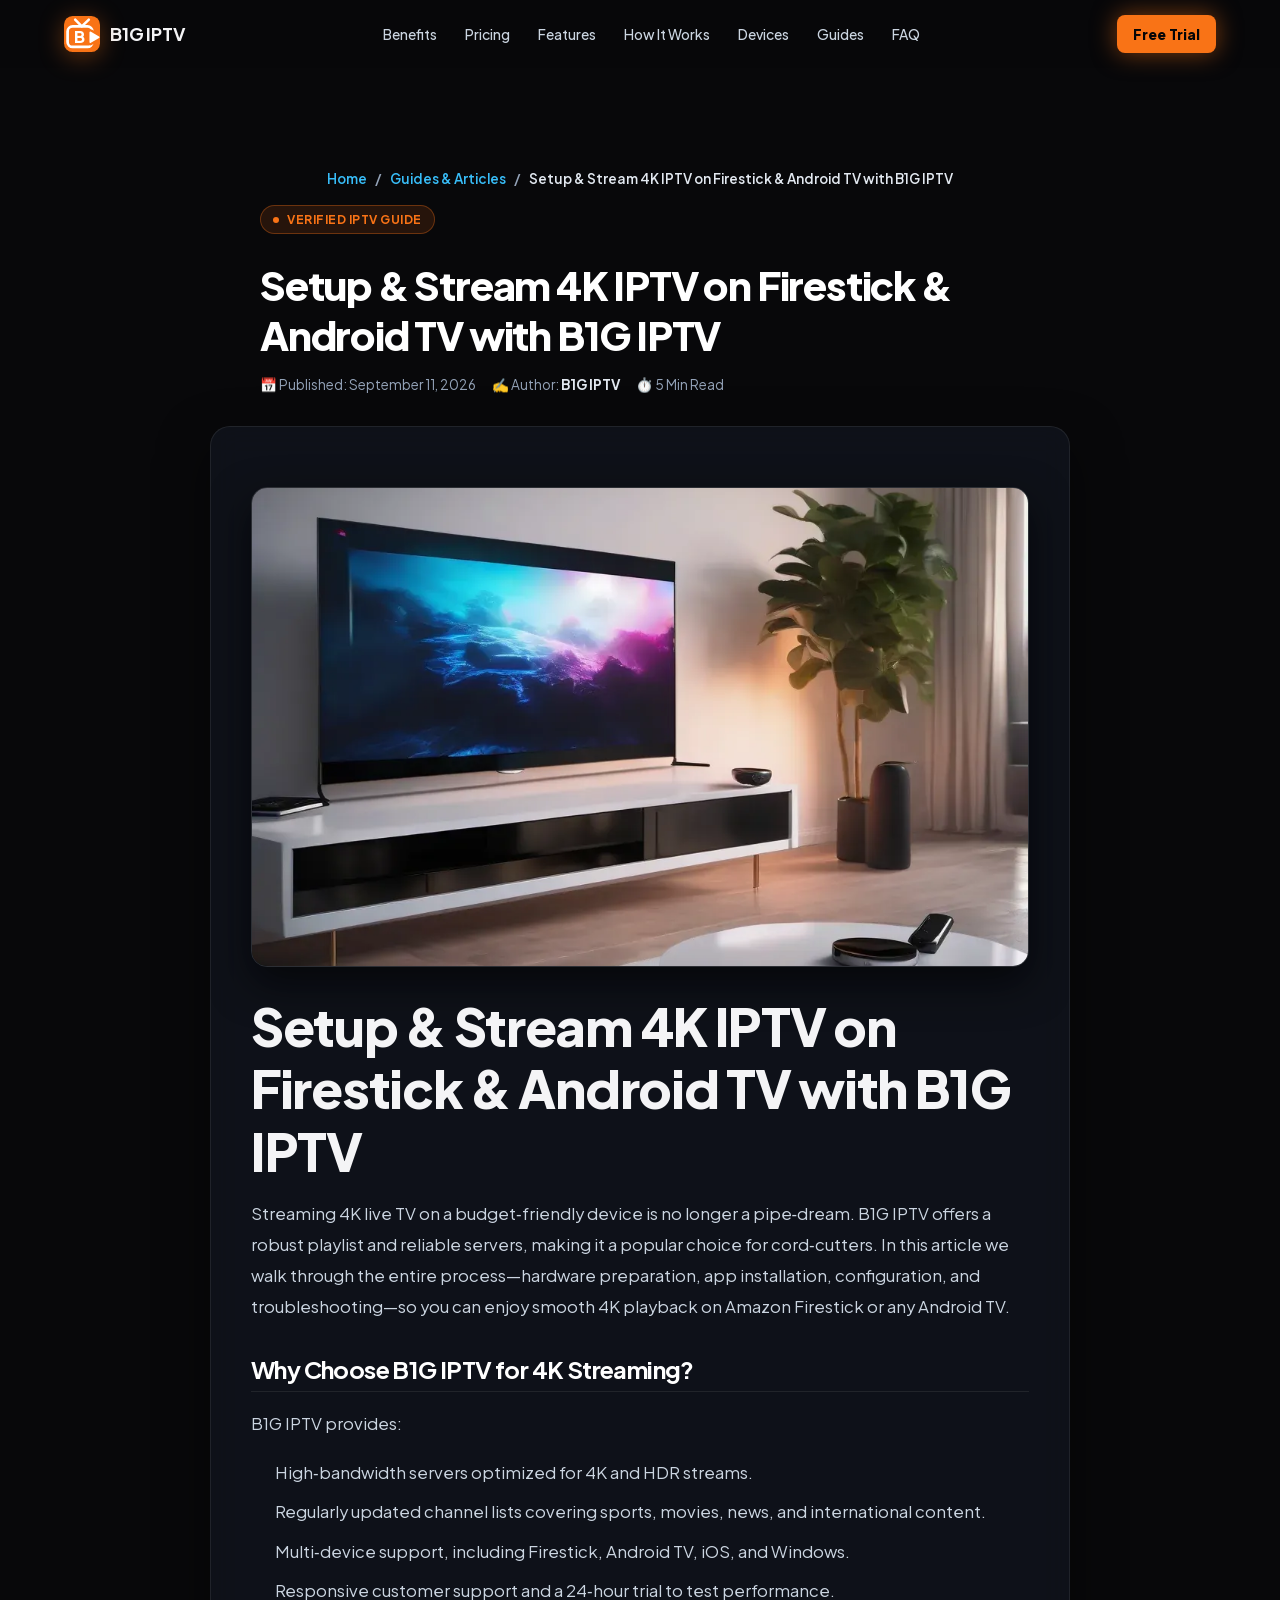
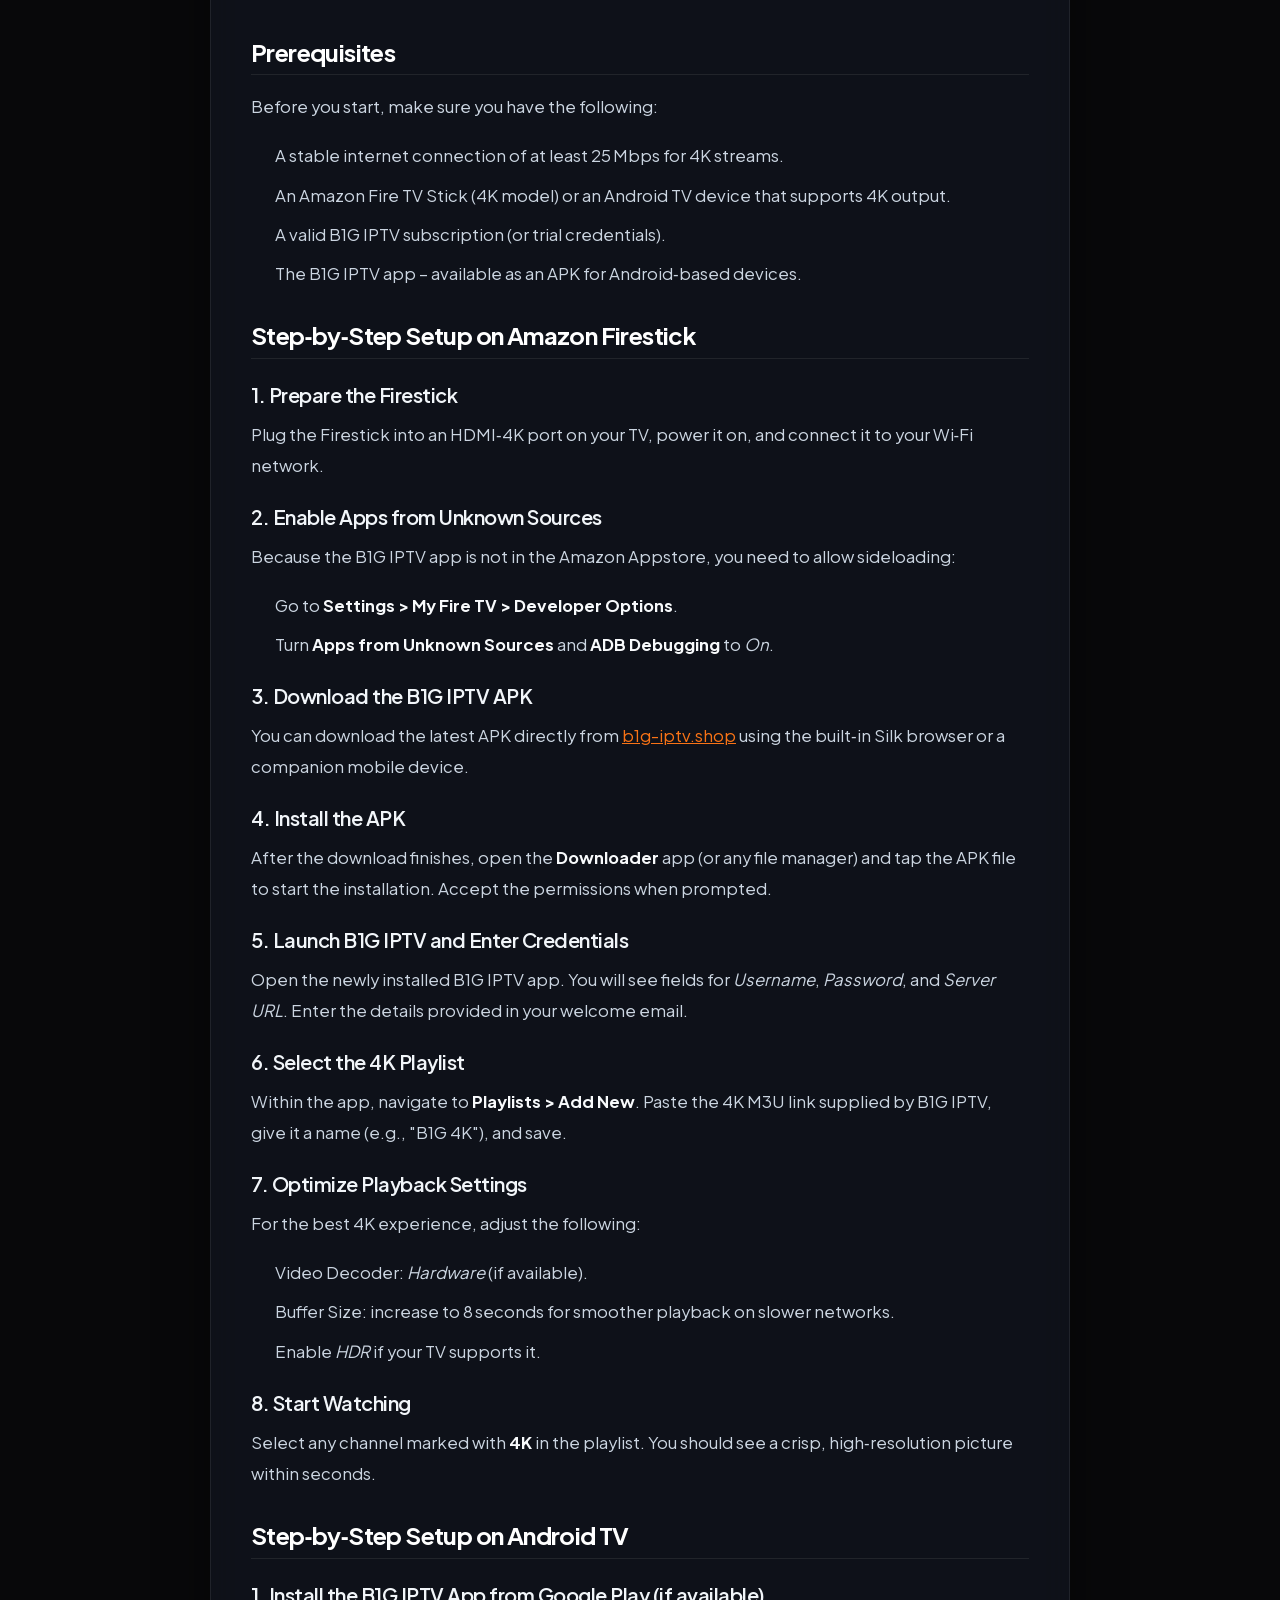
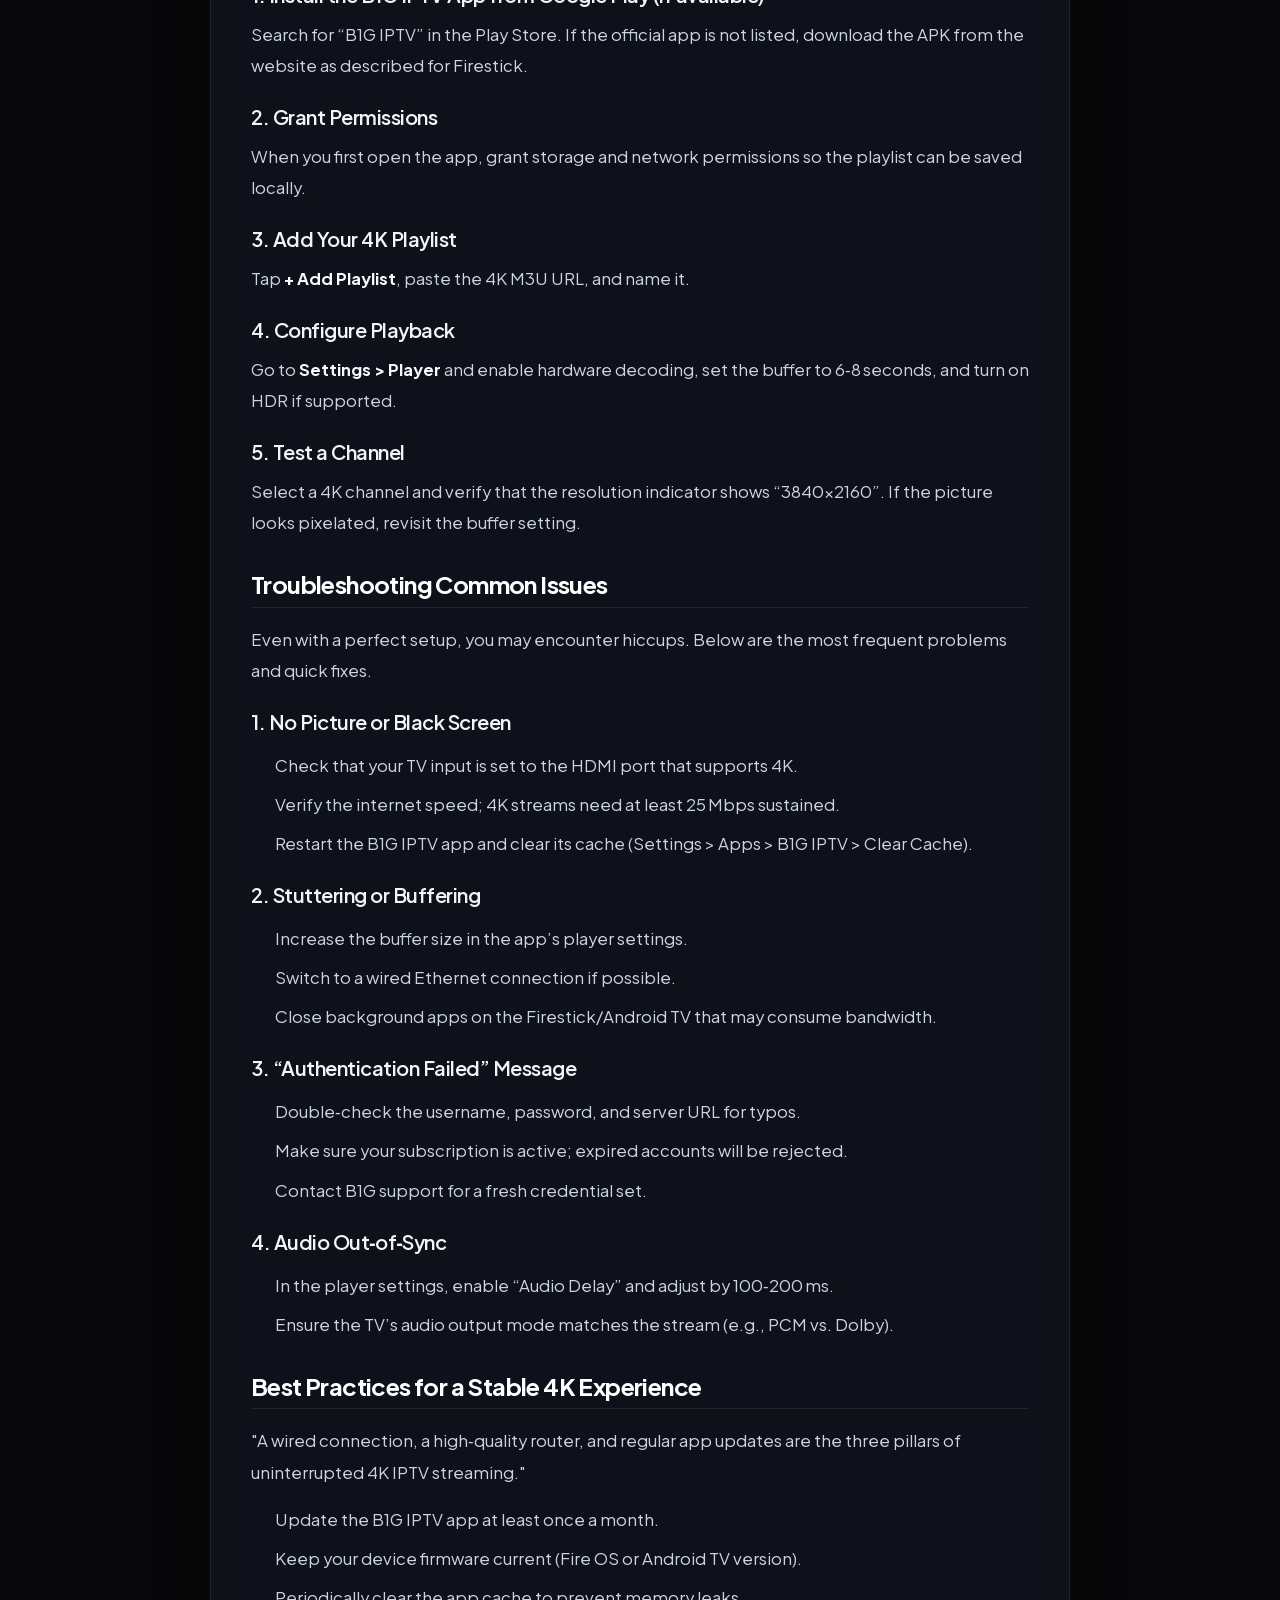
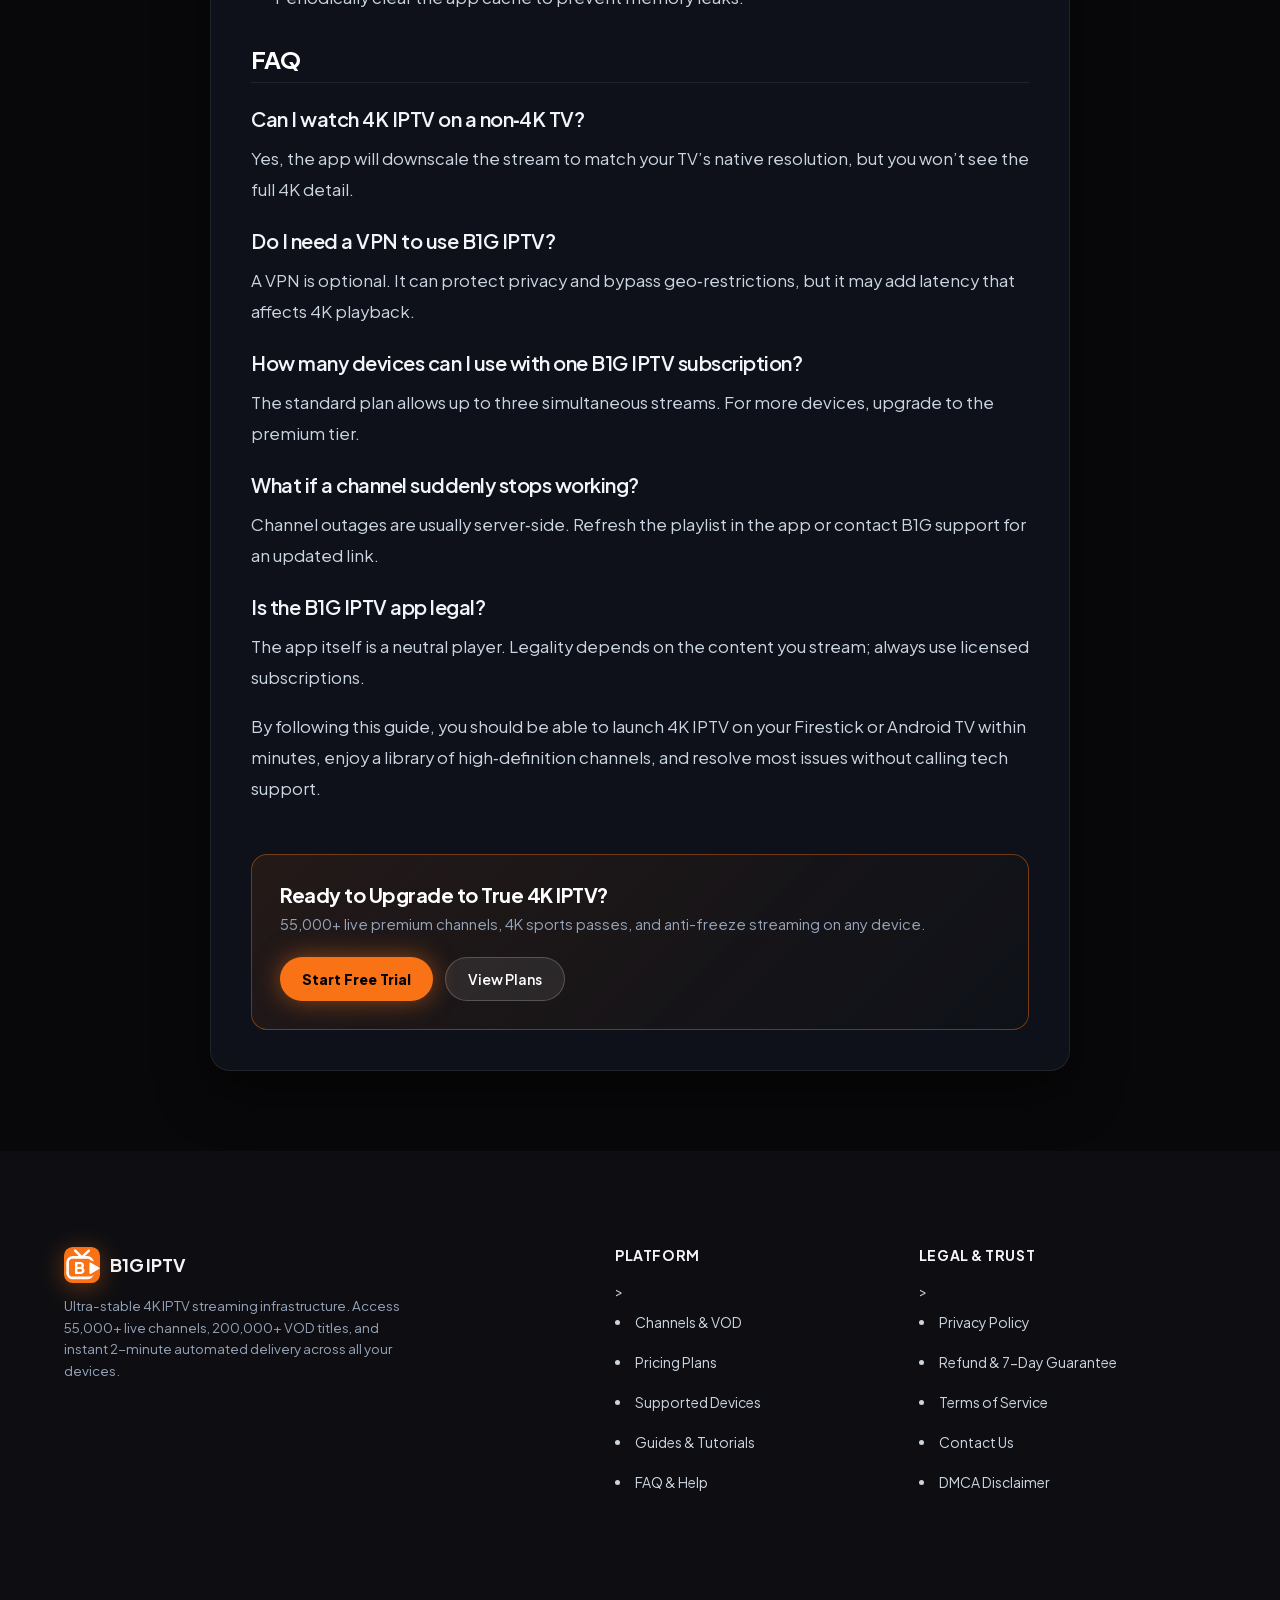
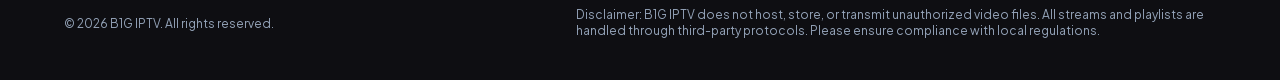
<file: setup-stream-4k-iptv-firestick-android-tv-b1g-iptv.html>
<!DOCTYPE html>
<html lang="en" style="background-color:#08080a;color:#f4f4f6;">
<head>
  <meta charset="UTF-8">
  <meta name="viewport" content="width=device-width, initial-scale=1.0">
  
  <title>4K IPTV on Firestick &amp; Android TV – Guide with B1G IPTV | B1G IPTV</title>
  <meta name="description" content="Learn how to install B1G IPTV and stream 4K content on Amazon Firestick or Android TV in minutes. Follow our step‑by‑step guide, fix common issues, and enjoy flawless playback.">
  <meta name="robots" content="index, follow">
  <link rel="canonical" href="https://b1g-iptv.shop/setup-stream-4k-iptv-firestick-android-tv-b1g-iptv.html">
  <meta name="theme-color" content="#08080a">

  <!-- Open Graph -->
  <meta property="og:type" content="article">
  <meta property="og:url" content="https://b1g-iptv.shop/setup-stream-4k-iptv-firestick-android-tv-b1g-iptv.html">
  <meta property="og:title" content="4K IPTV on Firestick & Android TV – Guide with B1G IPTV | B1G IPTV">
  <meta property="og:description" content="Learn how to install B1G IPTV and stream 4K content on Amazon Firestick or Android TV in minutes. Follow our step‑by‑step guide, fix common issues, and enjoy flawless playback.">

  <!-- Self-Hosted Critical Variable Font loaded via style.min.css with font-display: swap -->

  <!-- Main Stylesheet -->
  <link rel="stylesheet" href="/css/style.min.css?v=22.0">

  <!-- Structured Data: Breadcrumbs & WebPage -->
  <script type="application/ld+json">
{
  "@context": "https://schema.org",
  "@type": "BlogPosting",
  "headline": "Setup & Stream 4K IPTV on Firestick & Android TV with B1G IPTV",
  "description": "Learn how to install B1G IPTV and stream 4K content on Amazon Firestick or Android TV in minutes. Follow our step‑by‑step guide, fix common issues, and enjoy flawless playback.",
  "image": [
    "https://b1g-iptv.shop/images/posts/setup-stream-4k-iptv-firestick-android-tv-b1g-iptv-1789131921537.webp"
  ],
  "datePublished": "2026-09-11T13:05:21.000Z",
  "dateModified": "2026-09-11T13:05:21.000Z",
  "author": {
    "@type": "Person",
    "name": "B1G IPTV"
  },
  "publisher": {
    "@type": "Organization",
    "name": "B1G IPTV",
    "logo": {
      "@type": "ImageObject",
      "url": "https://b1g-iptv.shop/fav icon.png"
    }
  },
  "mainEntityOfPage": {
    "@type": "WebPage",
    "@id": "https://b1g-iptv.shop/setup-stream-4k-iptv-firestick-android-tv-b1g-iptv.html"
  }
}
</script>
<meta property="og:image" content="https://b1g-iptv.shop/images/posts/setup-stream-4k-iptv-firestick-android-tv-b1g-iptv-1789131921537.webp">
<meta name="twitter:image" content="https://b1g-iptv.shop/images/posts/setup-stream-4k-iptv-firestick-android-tv-b1g-iptv-1789131921537.webp">
<meta name="twitter:card" content="summary_large_image">

  <!-- Pure SVG Dynamic Brand Favicon & App Icons (Google SEO Compliant) -->
  <link rel="icon" type="image/svg+xml" href="data:image/svg+xml;utf8,%3Csvg%20xmlns%3D%22http%3A%2F%2Fwww.w3.org%2F2000%2Fsvg%22%20viewBox%3D%220%200%20100%20100%22%20width%3D%22100%25%22%20height%3D%22100%25%22%3E%0A%20%20%3Cdefs%3E%0A%20%20%20%20%3ClinearGradient%20id%3D%22tvkixBrandGrad%22%20x1%3D%220%25%22%20y1%3D%220%25%22%20x2%3D%22100%25%22%20y2%3D%22100%25%22%3E%0A%20%20%20%20%20%20%3Cstop%20offset%3D%220%25%22%20stop-color%3D%22%23f97316%22%2F%3E%0A%20%20%20%20%20%20%3Cstop%20offset%3D%22100%25%22%20stop-color%3D%22%23f97316%22%2F%3E%0A%20%20%20%20%3C%2FlinearGradient%3E%0A%20%20%20%20%3Cmask%20id%3D%22tvCutout_9tkwd4%22%3E%0A%20%20%20%20%20%20%3Crect%20width%3D%22100%22%20height%3D%22100%22%20fill%3D%22%23ffffff%22%2F%3E%0A%20%20%20%20%20%20%3Cpath%20d%3D%22M%2073.5%2046%20L%2096%2059%20L%2073.5%2072%20Z%22%20fill%3D%22%23000000%22%20stroke%3D%22%23000000%22%20stroke-width%3D%2218.5%22%20stroke-linejoin%3D%22round%22%20stroke-linecap%3D%22round%22%2F%3E%0A%20%20%20%20%3C%2Fmask%3E%0A%20%20%3C%2Fdefs%3E%0A%20%20%3Crect%20width%3D%22100%22%20height%3D%22100%22%20rx%3D%2224%22%20fill%3D%22url(%23tvkixBrandGrad)%22%2F%3E%0A%20%20%3Cpath%20d%3D%22M%2031%2010%20L%2049.5%2029%20L%2069%2010%22%20fill%3D%22none%22%20stroke%3D%22%23ffffff%22%20stroke-width%3D%227%22%20stroke-linecap%3D%22round%22%20stroke-linejoin%3D%22round%22%2F%3E%0A%20%20%3Crect%20x%3D%2210%22%20y%3D%2229%22%20width%3D%2269%22%20height%3D%2257%22%20rx%3D%2214%22%20fill%3D%22none%22%20stroke%3D%22%23ffffff%22%20stroke-width%3D%227.5%22%20stroke-linejoin%3D%22round%22%20stroke-linecap%3D%22round%22%20mask%3D%22url(%23tvCutout_9tkwd4)%22%2F%3E%0A%20%20%3Cpath%20d%3D%22M%2073.5%2046%20L%2096%2059%20L%2073.5%2072%20Z%22%20fill%3D%22%23ffffff%22%20stroke%3D%22%23ffffff%22%20stroke-width%3D%225.5%22%20stroke-linejoin%3D%22round%22%20stroke-linecap%3D%22round%22%2F%3E%0A%20%20%3Ctext%20x%3D%2244%22%20y%3D%2258%22%20font-family%3D%22-apple-system%2C%20BlinkMacSystemFont%2C%20'Plus%20Jakarta%20Sans'%2C%20'Arial%20Black'%2C%20'Montserrat'%2C%20sans-serif%22%20font-size%3D%2244%22%20font-weight%3D%22900%22%20fill%3D%22%23ffffff%22%20text-anchor%3D%22middle%22%20dominant-baseline%3D%22central%22%3EB%3C%2Ftext%3E%0A%3C%2Fsvg%3E">
  <link rel="alternate icon" type="image/svg+xml" href="/assets/favicon.svg">
  <link rel="apple-touch-icon" href="data:image/svg+xml;utf8,%3Csvg%20xmlns%3D%22http%3A%2F%2Fwww.w3.org%2F2000%2Fsvg%22%20viewBox%3D%220%200%20100%20100%22%20width%3D%22100%25%22%20height%3D%22100%25%22%3E%0A%20%20%3Cdefs%3E%0A%20%20%20%20%3ClinearGradient%20id%3D%22tvkixBrandGrad%22%20x1%3D%220%25%22%20y1%3D%220%25%22%20x2%3D%22100%25%22%20y2%3D%22100%25%22%3E%0A%20%20%20%20%20%20%3Cstop%20offset%3D%220%25%22%20stop-color%3D%22%23f97316%22%2F%3E%0A%20%20%20%20%20%20%3Cstop%20offset%3D%22100%25%22%20stop-color%3D%22%23f97316%22%2F%3E%0A%20%20%20%20%3C%2FlinearGradient%3E%0A%20%20%20%20%3Cmask%20id%3D%22tvCutout_9tkwd4%22%3E%0A%20%20%20%20%20%20%3Crect%20width%3D%22100%22%20height%3D%22100%22%20fill%3D%22%23ffffff%22%2F%3E%0A%20%20%20%20%20%20%3Cpath%20d%3D%22M%2073.5%2046%20L%2096%2059%20L%2073.5%2072%20Z%22%20fill%3D%22%23000000%22%20stroke%3D%22%23000000%22%20stroke-width%3D%2218.5%22%20stroke-linejoin%3D%22round%22%20stroke-linecap%3D%22round%22%2F%3E%0A%20%20%20%20%3C%2Fmask%3E%0A%20%20%3C%2Fdefs%3E%0A%20%20%3Crect%20width%3D%22100%22%20height%3D%22100%22%20rx%3D%2224%22%20fill%3D%22url(%23tvkixBrandGrad)%22%2F%3E%0A%20%20%3Cpath%20d%3D%22M%2031%2010%20L%2049.5%2029%20L%2069%2010%22%20fill%3D%22none%22%20stroke%3D%22%23ffffff%22%20stroke-width%3D%227%22%20stroke-linecap%3D%22round%22%20stroke-linejoin%3D%22round%22%2F%3E%0A%20%20%3Crect%20x%3D%2210%22%20y%3D%2229%22%20width%3D%2269%22%20height%3D%2257%22%20rx%3D%2214%22%20fill%3D%22none%22%20stroke%3D%22%23ffffff%22%20stroke-width%3D%227.5%22%20stroke-linejoin%3D%22round%22%20stroke-linecap%3D%22round%22%20mask%3D%22url(%23tvCutout_9tkwd4)%22%2F%3E%0A%20%20%3Cpath%20d%3D%22M%2073.5%2046%20L%2096%2059%20L%2073.5%2072%20Z%22%20fill%3D%22%23ffffff%22%20stroke%3D%22%23ffffff%22%20stroke-width%3D%225.5%22%20stroke-linejoin%3D%22round%22%20stroke-linecap%3D%22round%22%2F%3E%0A%20%20%3Ctext%20x%3D%2244%22%20y%3D%2258%22%20font-family%3D%22-apple-system%2C%20BlinkMacSystemFont%2C%20'Plus%20Jakarta%20Sans'%2C%20'Arial%20Black'%2C%20'Montserrat'%2C%20sans-serif%22%20font-size%3D%2244%22%20font-weight%3D%22900%22%20fill%3D%22%23ffffff%22%20text-anchor%3D%22middle%22%20dominant-baseline%3D%22central%22%3EB%3C%2Ftext%3E%0A%3C%2Fsvg%3E">
  <link rel="manifest" href="site.webmanifest">

    <style id="site-dynamic-theme">
        :root {
            --accent: #f97316 !important;
            --accent-hover: #f97316 !important;
            --accent-text: #ffffff !important;
            --accent-light: rgba(249, 115, 22, 0.12) !important;
            --primary: #f97316 !important;
            --primary-glow: rgba(249, 115, 22, 0.44) !important;
            --brand-r: 249;
            --brand-g: 115;
            --brand-b: 22;
            font-family: 'Plus Jakarta Sans', -apple-system, sans-serif !important;
        }
        /* Header & Logo Pure SVG Mark */
        .logo-icon {
            width: 36px !important;
            height: 36px !important;
            background: transparent !important;
            border: none !important;
            padding: 0 !important;
            display: inline-flex !important;
            align-items: center !important;
            justify-content: center !important;
            box-shadow: none !important;
            filter: drop-shadow(0 4px 12px rgba(249, 115, 22, 0.38)) !important;
            transition: transform 0.2s ease, filter 0.2s ease !important;
            flex-shrink: 0 !important;
        }
        .brand-logo:hover .logo-icon {
            transform: scale(1.06) !important;
            filter: drop-shadow(0 6px 18px rgba(249, 115, 22, 0.6)) !important;
        }
        .logo-icon svg {
            width: 100% !important;
            height: 100% !important;
            display: block !important;
        }
        .brand-accent, .accent-mark { color: #f97316 !important; }
        .btn-pill-primary, .btn-pill-primary span, .btn-pill-primary:link, .btn-pill-primary:visited, .btn-primary { 
            background: #f97316 !important; 
            color: #050507 !important; 
            font-weight: 800 !important; 
            box-shadow: 0 0 25px rgba(249, 115, 22, 0.5) !important; 
        }
        .footer-link:hover, .policy-breadcrumbs a:hover { color: #f97316 !important; }
        :focus-visible { outline: 2px solid #f97316 !important; }
        .post-content-body h2 { font-size: 1.5rem; font-weight: 700; color: #fff; margin: 32px 0 16px 0; border-bottom: 1px solid rgba(255,255,255,0.08); padding-bottom: 8px; }
        .post-content-body h3 { font-size: 1.25rem; font-weight: 600; color: #f1f5f9; margin: 24px 0 12px 0; }
        .post-content-body p { margin-bottom: 18px; }
        .post-content-body ul, .post-content-body ol { margin: 16px 0 20px 24px; }
        .post-content-body li { margin-bottom: 8px; }
        .post-content-body strong { color: #f8fafc; }
        .post-content-body a { color: #f97316; text-decoration: underline; }
        :root { --accent: #f97316; }
    </style>
    
</head>
<body style="background-color:#08080a;">

  <!-- =========================================================================
       HEADER
       ========================================================================= -->
  <header class="site-header">
    <div class="container header-container">
      <a href="index.html" class="brand-logo" aria-label="B1G IPTV Homepage">
        <span class="logo-icon" aria-hidden="true"><svg xmlns="http://www.w3.org/2000/svg" viewBox="0 0 100 100" width="100%" height="100%">
  <defs>
    <linearGradient id="tvkixBrandGrad" x1="0%" y1="0%" x2="100%" y2="100%">
      <stop offset="0%" stop-color="#f97316"/>
      <stop offset="100%" stop-color="#f97316"/>
    </linearGradient>
    <mask id="tvCutout_z6idxi">
      <rect width="100" height="100" fill="#ffffff"/>
      <path d="M 73.5 46 L 96 59 L 73.5 72 Z" fill="#000000" stroke="#000000" stroke-width="18.5" stroke-linejoin="round" stroke-linecap="round"/>
    </mask>
  </defs>
  <rect width="100" height="100" rx="24" fill="url(#tvkixBrandGrad)"/>
  <path d="M 31 10 L 49.5 29 L 69 10" fill="none" stroke="#ffffff" stroke-width="7" stroke-linecap="round" stroke-linejoin="round"/>
  <rect x="10" y="29" width="69" height="57" rx="14" fill="none" stroke="#ffffff" stroke-width="7.5" stroke-linejoin="round" stroke-linecap="round" mask="url(#tvCutout_z6idxi)"/>
  <path d="M 73.5 46 L 96 59 L 73.5 72 Z" fill="#ffffff" stroke="#ffffff" stroke-width="5.5" stroke-linejoin="round" stroke-linecap="round"/>
  <text x="44" y="58" font-family="-apple-system, BlinkMacSystemFont, 'Plus Jakarta Sans', 'Arial Black', 'Montserrat', sans-serif" font-size="44" font-weight="900" fill="#ffffff" text-anchor="middle" dominant-baseline="central">B</text>
</svg></span>
        <span>B1G IPTV</span>
      </a>

      <nav class="nav-menu" aria-label="Main Navigation">
        <a href="index.html#benefits" class="nav-link">Benefits</a>
        <a href="index.html#pricing" class="nav-link">Pricing</a>
        <a href="index.html#features" class="nav-link">Features</a>
        <a href="index.html#how-it-works" class="nav-link">How It Works</a>
        <a href="index.html#compatibility" class="nav-link">Devices</a>
        <a href="guides.html" class="nav-link">Guides</a>
        <a href="index.html#faq" class="nav-link">FAQ</a>
      </nav>

      <div class="header-actions">
        <a href="/trial" rel="nofollow noopener noreferrer" class="btn btn-primary btn-sm">Free Trial</a>
      </div>
    </div>
  </header>

  <!-- =========================================================================
       PAGE CONTENT
       ========================================================================= -->
  
  <main class="policy-page-wrapper" style="padding-top: 100px; padding-bottom: 80px;">
    <div class="container" style="max-width: 900px; margin: 0 auto; padding: 0 20px;">
      <div class="policy-header" style="text-align: left; margin-bottom: 30px;">
        <div class="policy-breadcrumbs" style="display:flex; gap:8px; align-items:center; font-size:0.85rem; color:#94a3b8; margin-bottom:14px;">
          <a href="index.html" style="color:#38bdf8; text-decoration:none;">Home</a>
          <span>/</span>
          <a href="guides.html" style="color:#38bdf8; text-decoration:none;">Guides &amp; Articles</a>
          <span>/</span>
          <span style="color:#e2e8f0;">Setup &amp; Stream 4K IPTV on Firestick &amp; Android TV with B1G IPTV</span>
        </div>
        <div class="pill-badge" style="display:inline-flex; align-items:center; gap:8px; background:rgba(255,106,26,0.12); border:1px solid #f9731655; color:#f97316; padding:4px 12px; border-radius:9999px; font-size:0.75rem; font-weight:700; text-transform:uppercase; letter-spacing:0.5px; margin-bottom:14px;">
          <span class="dot" style="width:6px; height:6px; border-radius:50%; background:#f97316; display:inline-block;" aria-hidden="true"></span>
          <span>Verified IPTV Guide</span>
        </div>
        <h1 style="font-size: clamp(1.8rem, 3.5vw, 2.5rem); font-weight: 800; color: #fff; line-height: 1.25; margin-bottom: 14px;">Setup &amp; Stream 4K IPTV on Firestick &amp; Android TV with B1G IPTV</h1>
        <div class="policy-last-updated" style="font-size:0.85rem; color:#94a3b8; display:flex; gap:16px; flex-wrap:wrap; align-items:center;">
          <span>📅 Published: September 11, 2026</span>
          <span>✍️ Author: <strong style="color:#e2e8f0;">B1G IPTV</strong></span>
          <span>⏱️ 5 Min Read</span>
        </div>
      </div>

      <div class="policy-card" style="background: rgba(18, 22, 32, 0.7); border: 1px solid rgba(255, 255, 255, 0.08); border-radius: 20px; padding: clamp(20px, 4vw, 40px); backdrop-filter: blur(16px); box-shadow: 0 20px 50px rgba(0,0,0,0.5);">
        
        <div style="margin: 20px 0 28px 0; border-radius: 16px; overflow: hidden; border: 1px solid rgba(255,255,255,0.12); box-shadow: 0 16px 40px rgba(0,0,0,0.6); max-height: 480px;">
            <img src="/images/posts/setup-stream-4k-iptv-firestick-android-tv-b1g-iptv-1789131921537.webp" alt="Setup & Stream 4K IPTV on Firestick & Android TV with B1G IPTV" style="width: 100%; height: auto; max-height: 480px; object-fit: cover; display: block;" loading="lazy">
        </div>

        <div class="post-content-body" style="font-size: 1.05rem; line-height: 1.85; color: #cbd5e1;">
          <article>
<h1>Setup & Stream 4K IPTV on Firestick & Android TV with B1G IPTV</h1>
<p>Streaming 4K live TV on a budget‑friendly device is no longer a pipe‑dream. B1G IPTV offers a robust playlist and reliable servers, making it a popular choice for cord‑cutters. In this article we walk through the entire process—hardware preparation, app installation, configuration, and troubleshooting—so you can enjoy smooth 4K playback on Amazon Firestick or any Android TV.</p>
<h2>Why Choose B1G IPTV for 4K Streaming?</h2>
<p>B1G IPTV provides:</p>
<ul>
  <li>High‑bandwidth servers optimized for 4K and HDR streams.</li>
  <li>Regularly updated channel lists covering sports, movies, news, and international content.</li>
  <li>Multi‑device support, including Firestick, Android TV, iOS, and Windows.</li>
  <li>Responsive customer support and a 24‑hour trial to test performance.</li>
</ul>
<h2>Prerequisites</h2>
<p>Before you start, make sure you have the following:</p>
<ol>
  <li>A stable internet connection of at least 25 Mbps for 4K streams.</li>
  <li>An Amazon Fire TV Stick (4K model) or an Android TV device that supports 4K output.</li>
  <li>A valid B1G IPTV subscription (or trial credentials).</li>
  <li>The B1G IPTV app – available as an APK for Android‑based devices.</li>
</ol>
<h2>Step‑by‑Step Setup on Amazon Firestick</h2>
<h3>1. Prepare the Firestick</h3>
<p>Plug the Firestick into an HDMI‑4K port on your TV, power it on, and connect it to your Wi‑Fi network.</p>
<h3>2. Enable Apps from Unknown Sources</h3>
<p>Because the B1G IPTV app is not in the Amazon Appstore, you need to allow sideloading:</p>
<ol>
  <li>Go to <strong>Settings &gt; My Fire TV &gt; Developer Options</strong>.</li>
  <li>Turn <strong>Apps from Unknown Sources</strong> and <strong>ADB Debugging</strong> to <em>On</em>.</li>
</ol>
<h3>3. Download the B1G IPTV APK</h3>
<p>You can download the latest APK directly from <a href="https://b1g-iptv.shop" target="_blank">b1g-iptv.shop</a> using the built‑in Silk browser or a companion mobile device.</p>
<h3>4. Install the APK</h3>
<p>After the download finishes, open the <strong>Downloader</strong> app (or any file manager) and tap the APK file to start the installation. Accept the permissions when prompted.</p>
<h3>5. Launch B1G IPTV and Enter Credentials</h3>
<p>Open the newly installed B1G IPTV app. You will see fields for <em>Username</em>, <em>Password</em>, and <em>Server URL</em>. Enter the details provided in your welcome email.</p>
<h3>6. Select the 4K Playlist</h3>
<p>Within the app, navigate to <strong>Playlists &gt; Add New</strong>. Paste the 4K M3U link supplied by B1G IPTV, give it a name (e.g., "B1G 4K"), and save.</p>
<h3>7. Optimize Playback Settings</h3>
<p>For the best 4K experience, adjust the following:</p>
<ul>
  <li>Video Decoder: <em>Hardware</em> (if available).</li>
  <li>Buffer Size: increase to 8 seconds for smoother playback on slower networks.</li>
  <li>Enable <em>HDR</em> if your TV supports it.</li>
</ul>
<h3>8. Start Watching</h3>
<p>Select any channel marked with <strong>4K</strong> in the playlist. You should see a crisp, high‑resolution picture within seconds.</p>
<h2>Step‑by‑Step Setup on Android TV</h2>
<h3>1. Install the B1G IPTV App from Google Play (if available)</h3>
<p>Search for “B1G IPTV” in the Play Store. If the official app is not listed, download the APK from the website as described for Firestick.</p>
<h3>2. Grant Permissions</h3>
<p>When you first open the app, grant storage and network permissions so the playlist can be saved locally.</p>
<h3>3. Add Your 4K Playlist</h3>
<p>Tap <strong>+ Add Playlist</strong>, paste the 4K M3U URL, and name it.</p>
<h3>4. Configure Playback</h3>
<p>Go to <strong>Settings &gt; Player</strong> and enable hardware decoding, set the buffer to 6‑8 seconds, and turn on HDR if supported.</p>
<h3>5. Test a Channel</h3>
<p>Select a 4K channel and verify that the resolution indicator shows “3840×2160”. If the picture looks pixelated, revisit the buffer setting.</p>
<h2>Troubleshooting Common Issues</h2>
<p>Even with a perfect setup, you may encounter hiccups. Below are the most frequent problems and quick fixes.</p>
<h3>1. No Picture or Black Screen</h3>
<ul>
  <li>Check that your TV input is set to the HDMI port that supports 4K.</li>
  <li>Verify the internet speed; 4K streams need at least 25 Mbps sustained.</li>
  <li>Restart the B1G IPTV app and clear its cache (Settings &gt; Apps &gt; B1G IPTV &gt; Clear Cache).</li>
</ul>
<h3>2. Stuttering or Buffering</h3>
<ul>
  <li>Increase the buffer size in the app’s player settings.</li>
  <li>Switch to a wired Ethernet connection if possible.</li>
  <li>Close background apps on the Firestick/Android TV that may consume bandwidth.</li>
</ul>
<h3>3. “Authentication Failed” Message</h3>
<ul>
  <li>Double‑check the username, password, and server URL for typos.</li>
  <li>Make sure your subscription is active; expired accounts will be rejected.</li>
  <li>Contact B1G support for a fresh credential set.</li>
</ul>
<h3>4. Audio Out‑of‑Sync</h3>
<ul>
  <li>In the player settings, enable “Audio Delay” and adjust by 100‑200 ms.</li>
  <li>Ensure the TV’s audio output mode matches the stream (e.g., PCM vs. Dolby).</li>
</ul>
<h2>Best Practices for a Stable 4K Experience</h2>
<blockquote>
  "A wired connection, a high‑quality router, and regular app updates are the three pillars of uninterrupted 4K IPTV streaming."
</blockquote>
<ul>
  <li>Update the B1G IPTV app at least once a month.</li>
  <li>Keep your device firmware current (Fire OS or Android TV version).</li>
  <li>Periodically clear the app cache to prevent memory leaks.</li>
</ul>
<h2>FAQ</h2>
<div class="faq">
  <h3>Can I watch 4K IPTV on a non‑4K TV?</h3>
  <p>Yes, the app will downscale the stream to match your TV’s native resolution, but you won’t see the full 4K detail.</p>
  <h3>Do I need a VPN to use B1G IPTV?</h3>
  <p>A VPN is optional. It can protect privacy and bypass geo‑restrictions, but it may add latency that affects 4K playback.</p>
  <h3>How many devices can I use with one B1G IPTV subscription?</h3>
  <p>The standard plan allows up to three simultaneous streams. For more devices, upgrade to the premium tier.</p>
  <h3>What if a channel suddenly stops working?</h3>
  <p>Channel outages are usually server‑side. Refresh the playlist in the app or contact B1G support for an updated link.</p>
  <h3>Is the B1G IPTV app legal?</h3>
  <p>The app itself is a neutral player. Legality depends on the content you stream; always use licensed subscriptions.</p>
</div>
<p>By following this guide, you should be able to launch 4K IPTV on your Firestick or Android TV within minutes, enjoy a library of high‑definition channels, and resolve most issues without calling tech support.</p>
</article>
        </div>

        <div class="policy-cta-box" style="margin-top: 50px; background: linear-gradient(135deg, #f9731618 0%, rgba(15,18,25,0.95) 100%); border: 1px solid #f9731666; padding: 28px; border-radius: 16px; display: flex; justify-content: space-between; align-items: center; flex-wrap: wrap; gap: 20px;">
          <div>
            <h3 style="font-size: 1.25rem; font-weight: 700; color: #fff; margin-bottom: 6px;">Ready to Upgrade to True 4K IPTV?</h3>
            <p style="color: #94a3b8; font-size: 0.92rem; margin: 0;">55,000+ live premium channels, 4K sports passes, and anti-freeze streaming on any device.</p>
          </div>
          <div style="display: flex; gap: 12px; flex-wrap: wrap;">
            <a href="/trial" rel="nofollow noopener noreferrer" rel="nofollow noopener noreferrer" class="btn btn-primary btn-sm" style="background: #f97316; color: #fff; padding: 10px 22px; border-radius: 9999px; text-decoration: none; font-weight: 700; font-size: 0.88rem; box-shadow: 0 0 20px #f9731655;">Start Free Trial</a>
            <a href="/order" rel="nofollow noopener noreferrer" rel="nofollow noopener noreferrer" class="btn btn-sm" style="background: rgba(255,255,255,0.08); border: 1px solid rgba(255,255,255,0.2); color: #fff; padding: 10px 22px; border-radius: 9999px; text-decoration: none; font-weight: 600; font-size: 0.88rem;">View Plans</a>
          </div>
        </div>
      </div>
    </div>
  </main>
    

  <!-- =========================================================================
       FOOTER
       ========================================================================= -->
  <footer class="site-footer">
    <div class="container">
      <div class="footer-grid">
        <!-- Brand & Mission -->
        <div class="footer-brand">
          <a href="index.html" class="brand-logo" aria-label="B1G IPTV Homepage">
            <span class="logo-icon" aria-hidden="true"><svg xmlns="http://www.w3.org/2000/svg" viewBox="0 0 100 100" width="100%" height="100%">
  <defs>
    <linearGradient id="tvkixBrandGrad" x1="0%" y1="0%" x2="100%" y2="100%">
      <stop offset="0%" stop-color="#f97316"/>
      <stop offset="100%" stop-color="#f97316"/>
    </linearGradient>
    <mask id="tvCutout_z6idxi">
      <rect width="100" height="100" fill="#ffffff"/>
      <path d="M 73.5 46 L 96 59 L 73.5 72 Z" fill="#000000" stroke="#000000" stroke-width="18.5" stroke-linejoin="round" stroke-linecap="round"/>
    </mask>
  </defs>
  <rect width="100" height="100" rx="24" fill="url(#tvkixBrandGrad)"/>
  <path d="M 31 10 L 49.5 29 L 69 10" fill="none" stroke="#ffffff" stroke-width="7" stroke-linecap="round" stroke-linejoin="round"/>
  <rect x="10" y="29" width="69" height="57" rx="14" fill="none" stroke="#ffffff" stroke-width="7.5" stroke-linejoin="round" stroke-linecap="round" mask="url(#tvCutout_z6idxi)"/>
  <path d="M 73.5 46 L 96 59 L 73.5 72 Z" fill="#ffffff" stroke="#ffffff" stroke-width="5.5" stroke-linejoin="round" stroke-linecap="round"/>
  <text x="44" y="58" font-family="-apple-system, BlinkMacSystemFont, 'Plus Jakarta Sans', 'Arial Black', 'Montserrat', sans-serif" font-size="44" font-weight="900" fill="#ffffff" text-anchor="middle" dominant-baseline="central">B</text>
</svg></span>
            <span>B1G IPTV</span>
          </a>
          <p>
            Ultra-stable 4K IPTV streaming infrastructure. Access 55,000+ live channels, 200,000+ VOD titles, and instant 2-minute automated delivery across all your devices.
          </p>
        </div>

        <!-- Platform Navigation -->
        <div>
          <h3 class="footer-col-title">Platform</h3>>
            <li><a href="index.html#features" class="footer-link">Channels &amp; VOD</a></li>
            <li><a href="index.html#pricing" class="footer-link">Pricing Plans</a></li>
            <li><a href="index.html#compatibility" class="footer-link">Supported Devices</a></li>
            <li><a href="guides.html" class="footer-link">Guides &amp; Tutorials</a></li>
            <li><a href="index.html#faq" class="footer-link">FAQ &amp; Help</a></li>
          </ul>
        </div>

        <!-- Essential Legal & Support Pages (Google SEO) -->
        <div>
          <h3 class="footer-col-title">Legal &amp; Trust</h3>>
            <li><a href="privacy-policy.html" class="footer-link">Privacy Policy</a></li>
            <li><a href="refund-policy.html" class="footer-link">Refund &amp; 7-Day Guarantee</a></li>
            <li><a href="terms.html" class="footer-link">Terms of Service</a></li>
            <li><a href="contact.html" class="footer-link">Contact Us</a></li>
            <li><a href="dmca.html" class="footer-link">DMCA Disclaimer</a></li>
          </ul>
        </div>
      </div>

      <div class="footer-bottom">
        <div>&copy; 2026 B1G IPTV. All rights reserved.</div>
        <div class="footer-disclaimer">
          Disclaimer: B1G IPTV does not host, store, or transmit unauthorized video files. All streams and playlists are handled through third-party protocols. Please ensure compliance with local regulations.
        </div>
      </div>
    </div>
  </footer>


    <!-- SATELLITE ON-SITE MODAL POPUP SYSTEM (Trial & Pay) -->
    <div id="sat-modal-overlay" class="sat-modal-overlay" aria-hidden="true" role="dialog" aria-modal="true">
        <div class="sat-modal-backdrop" onclick="closeSiteModal()"></div>
        <div class="sat-modal-container" role="document">
            
            <!-- Modal Header -->
            <div class="sat-modal-header">
                <div class="sat-tab-switch">
                    <button type="button" class="sat-tab-btn active" id="sat-tab-trial" onclick="switchSiteModalTab('trial')">
                        <span class="sat-tab-dot"></span>
                        <span>Free Trial</span>
                    </button>
                    <button type="button" class="sat-tab-btn" id="sat-tab-order" onclick="switchSiteModalTab('order')">
                        <svg width="15" height="15" viewBox="0 0 24 24" fill="none" stroke="currentColor" stroke-width="2" stroke-linecap="round" stroke-linejoin="round" style="margin-right:6px;"><rect x="2" y="5" width="20" height="14" rx="2"/><line x1="2" y1="10" x2="22" y2="10"/></svg>
                        <span>Plans</span>
                    </button>
                </div>
                <button type="button" class="sat-modal-close" onclick="closeSiteModal()" aria-label="Close modal">
                    <svg width="14" height="14" viewBox="0 0 24 24" fill="none" stroke="currentColor" stroke-width="2.5" stroke-linecap="round" stroke-linejoin="round"><line x1="18" y1="6" x2="6" y2="18"></line><line x1="6" y1="6" x2="18" y2="18"></line></svg>
                </button>
            </div>

            <!-- VIEW 1: FREE TRIAL -->
            <div id="sat-view-trial" class="sat-modal-view active">
                <h2 class="sat-trial-intro">Get your free 24H trial</h2>

                <!-- WhatsApp One-Click Activation (Reference UI) -->
                <a href="https://api.whatsapp.com/send?phone=19145205753&text=Hi!%20I%20would%20like%20to%20activate%20a%2024H%20free%20trial%20for%20B1G%20IPTV"
                   target="_blank" rel="noopener noreferrer" class="sat-btn-wa-activate">
                    <span class="sat-wa-btn-left">
                        <span class="sat-wa-btn-circle">
                            <svg width="19" height="19" viewBox="0 0 24 24" fill="currentColor">
                                <path d="M17.472 14.382c-.297-.149-1.758-.867-2.03-.967-.273-.099-.471-.148-.67.15-.197.297-.767.966-.94 1.164-.173.199-.347.223-.644.075-.297-.15-1.255-.463-2.39-1.475-.883-.788-1.48-1.761-1.653-2.059-.173-.297-.018-.458.13-.606.134-.133.298-.347.446-.52.149-.174.198-.298.298-.497.099-.198.05-.371-.025-.52-.075-.149-.669-1.612-.916-2.207-.242-.579-.487-.5-.669-.51-.173-.008-.371-.01-.57-.01-.198 0-.52.074-.792.372-.272.297-1.04 1.016-1.04 2.479 0 1.462 1.065 2.875 1.213 3.074.149.198 2.096 3.2 5.077 4.487.709.306 1.262.489 1.694.625.712.227 1.36.195 1.871.118.571-.085 1.758-.719 2.006-1.413.248-.694.248-1.289.173-1.413-.074-.124-.272-.198-.57-.347m-5.421 7.403h-.004a9.87 9.87 0 01-5.031-1.378l-.361-.214-3.741.982.998-3.648-.235-.374a9.86 9.86 0 01-1.51-5.26c.001-5.45 4.436-9.884 9.888-9.884 2.64 0 5.122 1.03 6.988 2.898a9.825 9.825 0 012.893 6.994c-.003 5.45-4.437 9.884-9.885 9.884m8.413-18.297A11.815 11.815 0 0012.05 0C5.495 0 .16 5.335.157 11.892c0 2.096.547 4.142 1.588 5.945L.057 24l6.305-1.654a11.882 11.882 0 005.683 1.448h.005c6.554 0 11.89-5.335 11.893-11.893a11.821 11.821 0 00-3.48-8.413z"/>
                            </svg>
                        </span>
                        <span class="sat-wa-btn-text">Activate via WhatsApp</span>
                    </span>
                    <svg class="sat-wa-btn-arrow" width="18" height="18" viewBox="0 0 24 24" fill="none" stroke="currentColor" stroke-width="2.5" stroke-linecap="round" stroke-linejoin="round">
                        <line x1="5" y1="12" x2="19" y2="12"></line>
                        <polyline points="12 5 19 12 12 19"></polyline>
                    </svg>
                </a>

                <!-- Divider: or request your 24H trial -->
                <div class="sat-trial-divider">
                    <span>or request your 24H trial</span>
                </div>

                <form id="sat-trial-form" onsubmit="submitSiteTrial(event)">
                    <!-- Row: Full Name & Email Address -->
                    <div class="sat-input-row">
                        <div class="sat-field-box">
                            <svg class="sat-field-icon" viewBox="0 0 24 24" fill="none" stroke="currentColor" stroke-width="2" stroke-linecap="round" stroke-linejoin="round">
                                <path d="M20 21v-2a4 4 0 0 0-4-4H8a4 4 0 0 0-4 4v2"></path>
                                <circle cx="12" cy="7" r="4"></circle>
                            </svg>
                            <input type="text" id="sat-trial-name" class="sat-field-input" placeholder="Full Name" autocomplete="name">
                        </div>
                        <div class="sat-field-box">
                            <svg class="sat-field-icon" viewBox="0 0 24 24" fill="none" stroke="currentColor" stroke-width="2" stroke-linecap="round" stroke-linejoin="round">
                                <rect width="20" height="16" x="2" y="4" rx="2"></rect>
                                <path d="m22 7-8.97 5.7a1.94 1.94 0 0 1-2.06 0L2 7"></path>
                            </svg>
                            <input type="email" id="sat-trial-email" class="sat-field-input" placeholder="Email Address" required autocomplete="email">
                        </div>
                    </div>

                    <!-- Select Package -->
                    <div class="sat-package-section">
                        <div class="sat-package-label">
                            <svg viewBox="0 0 24 24" fill="none" stroke="#10b981" stroke-width="2" stroke-linecap="round" stroke-linejoin="round">
                                <circle cx="12" cy="12" r="10"></circle>
                                <line x1="2" y1="12" x2="22" y2="12"></line>
                                <path d="M12 2a15.3 15.3 0 0 1 4 10 15.3 15.3 0 0 1-4 10 15.3 15.3 0 0 1-4-10 15.3 15.3 0 0 1 4-10z"></path>
                            </svg>
                            <span>Select Package</span>
                        </div>
                        <div class="sat-package-grid">
                            <button type="button" class="sat-pkg-btn is-active" id="sat-pkg-worldwide" data-pkg="Worldwide" onclick="selectSitePackage('Worldwide')">Worldwide</button>
                            <button type="button" class="sat-pkg-btn" id="sat-pkg-english" data-pkg="English" onclick="selectSitePackage('English')">English</button>
                            <button type="button" class="sat-pkg-btn" id="sat-pkg-europe" data-pkg="Europe" onclick="selectSitePackage('Europe')">Europe</button>
                        </div>
                        <input type="hidden" id="sat-selected-pkg" value="Worldwide">
                    </div>

                    <!-- Preferred Device (Optional) -->
                    <div class="sat-form-group">
                        <label class="sat-label-sub" for="sat-trial-device">Preferred Device <span class="sat-opt">(Optional)</span></label>
                        <div class="sat-field-box sat-select-box">
                            <svg class="sat-field-icon" viewBox="0 0 24 24" fill="none" stroke="currentColor" stroke-width="2" stroke-linecap="round" stroke-linejoin="round">
                                <rect width="20" height="15" x="2" y="3" rx="2"></rect>
                                <polyline points="17 21 12 18 7 21"></polyline>
                            </svg>
                            <select id="sat-trial-device" class="sat-field-select">
                                <option value="Firestick / Fire TV">Firestick / Fire TV</option>
                                <option value="Android TV / Box / Google TV">Android TV / Google TV</option>
                                <option value="Smart TV (Samsung / LG)">Smart TV (Samsung / LG)</option>
                                <option value="Apple TV / iOS">Apple TV / iOS</option>
                                <option value="Windows PC / Mac">Windows PC / Mac</option>
                                <option value="MAG Box / Formuler">MAG Box / Formuler</option>
                                <option value="Other / General M3U">Other / General M3U</option>
                            </select>
                            <svg class="sat-select-chevron" viewBox="0 0 24 24" fill="none" stroke="currentColor" stroke-width="2.5" stroke-linecap="round" stroke-linejoin="round">
                                <polyline points="6 9 12 15 18 9"></polyline>
                            </svg>
                        </div>
                    </div>

                    <!-- Additional Information (Optional) -->
                    <div class="sat-form-group">
                        <label class="sat-label-sub" for="sat-trial-note">Additional Information <span class="sat-opt">(Optional)</span></label>
                        <div class="sat-field-box">
                            <svg class="sat-field-icon" viewBox="0 0 24 24" fill="none" stroke="currentColor" stroke-width="2" stroke-linecap="round" stroke-linejoin="round">
                                <path d="M14 2H6a2 2 0 0 0-2 2v16a2 2 0 0 0 2 2h12a2 2 0 0 0 2-2V8z"></path>
                                <polyline points="14 2 14 8 20 8"></polyline>
                                <line x1="16" y1="13" x2="8" y2="13"></line>
                                <line x1="16" y1="17" x2="8" y2="17"></line>
                            </svg>
                            <input type="text" id="sat-trial-note" class="sat-field-input" placeholder="No adult, specific country, device, or note...">
                        </div>
                    </div>

                    <div id="sat-trial-error" class="sat-alert-error" style="display:none;"></div>

                    <!-- Submit Button -->
                    <button type="submit" id="sat-trial-submit-btn" class="sat-btn-main">
                        <span class="sat-btn-text">Request 24H Trial &rarr;</span>
                        <span class="sat-spinner" style="display:none;"></span>
                    </button>
                </form>

                <!-- Minimalist Clean 3-Column Trust Grid (Trial) -->
                <div class="sat-trial-trust-grid">
                    <div class="sat-trial-trust-item">
                        <svg class="sat-trial-trust-icon" viewBox="0 0 24 24" fill="none" stroke="#10b981" stroke-width="2.2" stroke-linecap="round" stroke-linejoin="round">
                            <circle cx="12" cy="12" r="10"></circle>
                            <polyline points="12 6 12 12 16 14"></polyline>
                        </svg>
                        <div class="sat-trial-trust-text">
                            <span class="sat-trial-trust-title">24H Free Trial</span>
                            <span class="sat-trial-trust-desc">No credit card required</span>
                        </div>
                    </div>
                    <div class="sat-trial-trust-item">
                        <svg class="sat-trial-trust-icon" viewBox="0 0 24 24" fill="none" stroke="#10b981" stroke-width="2.2" stroke-linecap="round" stroke-linejoin="round">
                            <polygon points="12 2 15.09 8.26 22 9.27 17 14.14 18.18 21.02 12 17.77 5.82 21.02 7 14.14 2 9.27 8.91 8.26 12 2"></polygon>
                        </svg>
                        <div class="sat-trial-trust-text">
                            <span class="sat-trial-trust-title">Premium Streaming</span>
                            <span class="sat-trial-trust-desc">4K &amp; 8K quality</span>
                        </div>
                    </div>
                    <div class="sat-trial-trust-item">
                        <svg class="sat-trial-trust-icon" viewBox="0 0 24 24" fill="none" stroke="#10b981" stroke-width="2.2" stroke-linecap="round" stroke-linejoin="round">
                            <polyline points="20 6 9 17 4 12"></polyline>
                        </svg>
                        <div class="sat-trial-trust-text">
                            <span class="sat-trial-trust-title">Easy &amp; Flexible</span>
                            <span class="sat-trial-trust-desc">No hidden fees</span>
                        </div>
                    </div>
                </div>

                <!-- Trial Success State -->
                <div id="sat-trial-success" class="sat-success-view" style="display:none;">
                    <div class="sat-success-icon-wrap">
                        <svg width="36" height="36" viewBox="0 0 24 24" fill="none" stroke="#10b981" stroke-width="2.5" stroke-linecap="round" stroke-linejoin="round"><polyline points="20 6 9 17 4 12"/></svg>
                    </div>
                    <h4>Trial Request Received!</h4>
                    <p>Your free 24-hour IPTV access for <strong>B1G IPTV</strong> is being prepared. We have dispatched your playlist credentials and setup tutorial to:</p>
                    <div class="sat-confirmed-email" id="sat-confirmed-email"></div>

                    <div class="sat-notice-box">
                        <div class="sat-notice-title">Check Inbox &amp; Junk Folder</div>
                        <p>Please check both your primary inbox and junk/spam folder. If you do not receive the email within a few minutes, reach out to us on WhatsApp.</p>
                    </div>

                    <div class="sat-order-help-actions" style="margin-bottom:14px;">
                        <a href="mailto:b1giptv@tvkix.com?subject=Free%20Trial%20Support%20-%20B1G%20IPTV"
                           class="sat-order-help-btn sat-btn-email" title="b1giptv@tvkix.com">
                            <svg width="16" height="16" viewBox="0 0 24 24" fill="none" stroke="currentColor" stroke-width="2" stroke-linecap="round" stroke-linejoin="round">
                                <rect width="20" height="16" x="2" y="4" rx="2"></rect>
                                <path d="m22 7-8.97 5.7a1.94 1.94 0 0 1-2.06 0L2 7"></path>
                            </svg>
                            <span>Email Support</span>
                        </a>
                        <a href="https://api.whatsapp.com/send?phone=19145205753&text=Hi!%20I%20requested%20a%20free%20trial%20on%20B1G%20IPTV%20and%20haven't%20received%20the%20email%20yet."
                           target="_blank" rel="noopener noreferrer" class="sat-order-help-btn sat-btn-wa">
                            <svg width="16" height="16" viewBox="0 0 24 24" fill="currentColor">
                                <path d="M17.472 14.382c-.297-.149-1.758-.867-2.03-.967-.273-.099-.471-.148-.67.15-.197.297-.767.966-.94 1.164-.173.199-.347.223-.644.075-.297-.15-1.255-.463-2.39-1.475-.883-.788-1.48-1.761-1.653-2.059-.173-.297-.018-.458.13-.606.134-.133.298-.347.446-.52.149-.174.198-.298.298-.497.099-.198.05-.371-.025-.52-.075-.149-.669-1.612-.916-2.207-.242-.579-.487-.5-.669-.51-.173-.008-.371-.01-.57-.01-.198 0-.52.074-.792.372-.272.297-1.04 1.016-1.04 2.479 0 1.462 1.065 2.875 1.213 3.074.149.198 2.096 3.2 5.077 4.487.709.306 1.262.489 1.694.625.712.227 1.36.195 1.871.118.571-.085 1.758-.719 2.006-1.413.248-.694.248-1.289.173-1.413-.074-.124-.272-.198-.57-.347m-5.421 7.403h-.004a9.87 9.87 0 01-5.031-1.378l-.361-.214-3.741.982.998-3.648-.235-.374a9.86 9.86 0 01-1.51-5.26c.001-5.45 4.436-9.884 9.888-9.884 2.64 0 5.122 1.03 6.988 2.898a9.825 9.825 0 012.893 6.994c-.003 5.45-4.437 9.884-9.885 9.884m8.413-18.297A11.815 11.815 0 0012.05 0C5.495 0 .16 5.335.157 11.892c0 2.096.547 4.142 1.588 5.945L.057 24l6.305-1.654a11.882 11.882 0 005.683 1.448h.005c6.554 0 11.89-5.335 11.893-11.893a11.821 11.821 0 00-3.48-8.413z"/>
                            </svg>
                            <span>WhatsApp</span>
                        </a>
                    </div>

                    <button type="button" class="sat-btn-secondary" onclick="closeSiteModal()">Done &bull; Continue Browsing</button>
                </div>
            </div>

            <!-- VIEW 2: CHOOSE YOUR PLAN & CHECKOUT -->
            <div id="sat-view-order" class="sat-modal-view">
                <div id="sat-order-form-wrap">
                    <h2 class="sat-form-title">Almost there</h2>
                    <p class="sat-form-subtitle">Enter your details and we'll email your payment link.</p>

                    <form id="sat-order-form" onsubmit="submitSiteOrder(event)">
                    
                    <!-- Selected Plan Summary Card with Quick Switcher -->
                    <div class="sat-selected-summary">
                        <div class="sat-summary-main">
                            <div class="sat-summary-plan" id="sat-summary-plan-text">12 Months &bull; 1 Device</div>
                            <div class="sat-summary-right">
                                <span class="sat-summary-price" id="sat-summary-price-text">$66.99</span>
                                <button type="button" class="sat-change-plan-btn" id="sat-plan-toggle-btn" onclick="togglePlanDropdown()">
                                    <span>Change</span>
                                    <svg class="sat-change-arrow" width="11" height="11" viewBox="0 0 24 24" fill="none" stroke="currentColor" stroke-width="2.5"><polyline points="6 9 12 15 18 9"></polyline></svg>
                                </button>
                            </div>
                        </div>

                        <!-- Collapsible Quick Plan Switcher -->
                        <div id="sat-plan-dropdown" class="sat-plan-dropdown" style="display: none;">
                            <div class="sat-drop-group">
                                <div class="sat-drop-title">Duration</div>
                                <div class="sat-drop-pills">
                                    <button type="button" class="sat-drop-pill" id="sat-pill-1m" onclick="selectSitePlan('1m')">1 Mo</button>
                                    <button type="button" class="sat-drop-pill" id="sat-pill-3m" onclick="selectSitePlan('3m')">3 Mo</button>
                                    <button type="button" class="sat-drop-pill" id="sat-pill-6m" onclick="selectSitePlan('6m')">6 Mo</button>
                                    <button type="button" class="sat-drop-pill is-active" id="sat-pill-12m" onclick="selectSitePlan('12m')">12 Mo <span class="sat-pill-badge">Best</span></button>
                                </div>
                            </div>

                            <div class="sat-drop-group" style="margin-top: 10px;">
                                <div class="sat-drop-title">Devices</div>
                                <div class="sat-drop-pills sat-pills-5">
                                    <button type="button" class="sat-drop-pill is-active" id="sat-devpill-1" onclick="selectSiteDevice(1)">1 Device</button>
                                    <button type="button" class="sat-drop-pill" id="sat-devpill-2" onclick="selectSiteDevice(2)">2 Devices</button>
                                    <button type="button" class="sat-drop-pill" id="sat-devpill-3" onclick="selectSiteDevice(3)">3 Devices</button>
                                    <button type="button" class="sat-drop-pill" id="sat-devpill-4" onclick="selectSiteDevice(4)">4 Devices</button>
                                    <button type="button" class="sat-drop-pill" id="sat-devpill-5" onclick="selectSiteDevice(5)">5 Devices</button>
                                </div>
                            </div>
                        </div>
                    </div>

                    <!-- Payment Method (Credit Card / Apple Pay / Crypto) -->
                    <div class="sat-method-section">
                        <label class="sat-label-sub">Payment Method</label>
                        <div class="sat-method-grid">
                            <button type="button" class="sat-method-btn is-active" id="sat-method-card" onclick="selectSitePaymentMethod('card')">
                                <svg width="15" height="15" viewBox="0 0 24 24" fill="none" stroke="currentColor" stroke-width="2" stroke-linecap="round" stroke-linejoin="round">
                                    <rect x="2" y="5" width="20" height="14" rx="2"></rect>
                                    <line x1="2" y1="10" x2="22" y2="10"></line>
                                </svg>
                                <span>Credit Card</span>
                            </button>
                            <button type="button" class="sat-method-btn" id="sat-method-apple" onclick="selectSitePaymentMethod('applepay')">
                                <svg width="14" height="16" viewBox="0 0 170 170" fill="currentColor">
                                    <path d="M150.37 130.25c-2.45 5.66-5.35 10.87-8.71 15.66-4.58 6.53-8.33 11.05-11.22 13.56-4.48 4.12-9.28 6.23-14.42 6.35-3.69 0-8.14-1.05-13.32-3.18-5.19-2.12-9.97-3.17-14.34-3.17-4.58 0-9.49 1.05-14.75 3.17-5.26 2.13-9.5 3.24-12.74 3.35-4.35.13-9.16-1.9-14.42-6.08-3.7-3.04-7.58-7.7-11.64-13.98-5.87-9.03-10.42-19.18-13.65-30.47-3.23-11.28-4.85-21.73-4.85-31.35 0-14.8 3.73-26.68 11.19-35.63 7.45-8.94 16.7-13.48 27.75-13.61 5.99 0 12.06 1.45 18.21 4.36 6.16 2.91 10.15 4.41 11.97 4.5 2.12-.22 6.47-1.78 13.06-4.68 6.58-2.9 12.63-4.22 18.14-3.96 11.39.65 20.67 4.77 27.84 12.35-9.92 6.01-14.77 14.38-14.56 25.1.22 8.37 3.51 15.34 9.87 20.91 6.36 5.57 13.79 8.78 22.3 9.63-1.85 5.66-4.03 11.43-6.54 17.31zM119.22 31.9c0-7.29 2.68-14.13 8.04-20.52 5.36-6.39 11.97-10.35 19.83-11.88.33 1.41.49 2.72.49 3.92 0 7.29-2.73 14.07-8.19 20.35-5.46 6.27-12.21 10.17-20.26 11.7-.1-.98-.15-2.18-.15-3.57z"/>
                                </svg>
                                <span>Apple Pay</span>
                            </button>
                            <button type="button" class="sat-method-btn" id="sat-method-crypto" onclick="selectSitePaymentMethod('crypto')">
                                <svg width="15" height="15" viewBox="0 0 24 24" fill="none" stroke="currentColor" stroke-width="2" stroke-linecap="round" stroke-linejoin="round">
                                    <circle cx="12" cy="12" r="10"></circle>
                                    <path d="M9 8h4.5a2 2 0 0 1 0 4H9m0 0h5a2 2 0 0 1 0 4H9m3-8V6m0 12v-2"></path>
                                </svg>
                                <span>Crypto</span>
                                <span class="sat-crypto-badge">5% OFF</span>
                            </button>
                        </div>

                        <!-- Crypto Info Box (shown only when Crypto is active) -->
                        <div id="sat-crypto-box" class="sat-crypto-box" style="display: none;">
                            <div class="sat-crypto-coins">
                                <span class="sat-coin-tag sat-coin-btc">Bitcoin</span>
                                <span class="sat-coin-tag sat-coin-usdt">USDT</span>
                                <span class="sat-coin-tag sat-coin-eth">Ethereum</span>
                                <span class="sat-coin-tag sat-coin-sol">Solana</span>
                                <span class="sat-coin-tag sat-coin-more">+50 Coins</span>
                            </div>
                            <div class="sat-crypto-note">
                                <svg width="14" height="14" viewBox="0 0 24 24" fill="none" stroke="#10b981" stroke-width="2.5"><polyline points="20 6 9 17 4 12"></polyline></svg>
                                <span>5% discount applied automatically &bull; Instant activation</span>
                            </div>
                        </div>
                    </div>

                    <!-- User Info: Full Name & Email -->
                    <div class="sat-form-group" style="margin-top: 14px;">
                        <label class="sat-label-sub" for="sat-order-name">Your Name <span style="color:#64748b; font-weight:normal;">(Optional)</span></label>
                        <div class="sat-field-box">
                            <svg class="sat-field-icon" viewBox="0 0 24 24" fill="none" stroke="currentColor" stroke-width="2" stroke-linecap="round" stroke-linejoin="round">
                                <path d="M20 21v-2a4 4 0 0 0-4-4H8a4 4 0 0 0-4 4v2"></path>
                                <circle cx="12" cy="7" r="4"></circle>
                            </svg>
                            <input type="text" id="sat-order-name" class="sat-field-input" placeholder="Your Name" autocomplete="name">
                        </div>
                    </div>

                    <div class="sat-form-group">
                        <label class="sat-label-sub" for="sat-order-email">Email Address <span style="color:#ef4444;">*</span></label>
                        <div class="sat-field-box">
                            <svg class="sat-field-icon" viewBox="0 0 24 24" fill="none" stroke="currentColor" stroke-width="2" stroke-linecap="round" stroke-linejoin="round">
                                <rect width="20" height="16" x="2" y="4" rx="2"></rect>
                                <path d="m22 7-8.97 5.7a1.94 1.94 0 0 1-2.06 0L2 7"></path>
                            </svg>
                            <input type="email" id="sat-order-email" class="sat-field-input" placeholder="your@email.com" required autocomplete="email">
                        </div>
                    </div>

                    <div id="sat-order-error" class="sat-alert-error" style="display:none;"></div>

                    <!-- Submit Button -->
                    <button type="submit" id="sat-order-submit-btn" class="sat-btn-main" style="margin-top: 18px;">
                        <span class="sat-btn-text">Send Payment Link &rarr;</span>
                        <span class="sat-spinner" style="display:none;"></span>
                    </button>

                    <!-- Minimalist Clean Trust Row (No desc, small) -->
                    <div class="sat-trust-row">
                        <div class="sat-trust-pill">
                            <svg class="sat-trust-pill-icon" viewBox="0 0 24 24" fill="none" stroke="#10b981" stroke-width="2" stroke-linecap="round" stroke-linejoin="round">
                                <rect width="20" height="16" x="2" y="4" rx="2"></rect>
                                <path d="m22 7-8.97 5.7a1.94 1.94 0 0 1-2.06 0L2 7"></path>
                            </svg>
                            <span>Payment link by email</span>
                        </div>
                        <span class="sat-trust-dot">&bull;</span>
                        <div class="sat-trust-pill">
                            <svg class="sat-trust-pill-icon" viewBox="0 0 24 24" fill="none" stroke="#10b981" stroke-width="2" stroke-linecap="round" stroke-linejoin="round">
                                <rect x="3" y="11" width="18" height="11" rx="2" ry="2"></rect>
                                <path d="M7 11V7a5 5 0 0 1 10 0v4"></path>
                            </svg>
                            <span>Secure payment</span>
                        </div>
                        <span class="sat-trust-dot">&bull;</span>
                        <div class="sat-trust-pill">
                            <svg class="sat-trust-pill-icon" viewBox="0 0 24 24" fill="none" stroke="#10b981" stroke-width="2.2" stroke-linecap="round" stroke-linejoin="round">
                                <polyline points="20 6 9 17 4 12"></polyline>
                            </svg>
                            <span>Easy &amp; secure</span>
                        </div>
                    </div>
                </form>
                </div>

                <!-- Order Success State (Ultra-Minimalist) -->
                <div id="sat-order-success" class="sat-order-success-view" style="display:none;">
                    <div class="sat-success-icon-wrap">
                        <svg width="28" height="28" viewBox="0 0 24 24" fill="none" stroke="#10b981" stroke-width="2.6" stroke-linecap="round" stroke-linejoin="round">
                            <polyline points="20 6 9 17 4 12"></polyline>
                        </svg>
                    </div>

                    <h3 class="sat-order-success-title">Payment link sent</h3>
                    <p class="sat-order-success-intro">We've sent your payment link to:</p>
                    <div class="sat-order-email-pill" id="sat-order-confirmed-email"></div>
                    <p class="sat-order-success-sub">Check your inbox to complete your order.</p>

                    <!-- Small Help Section -->
                    <div class="sat-order-help-card">
                        <div class="sat-order-help-q">Didn't receive the email?</div>
                        <div class="sat-order-help-text">Check your spam/junk folder or contact us:</div>

                        <div class="sat-order-help-actions">
                            <a href="mailto:b1giptv@tvkix.com?subject=Payment%20Link%20Support%20-%20B1G%20IPTV"
                               class="sat-order-help-btn sat-btn-email" title="b1giptv@tvkix.com">
                                <svg width="16" height="16" viewBox="0 0 24 24" fill="none" stroke="currentColor" stroke-width="2" stroke-linecap="round" stroke-linejoin="round">
                                    <rect width="20" height="16" x="2" y="4" rx="2"></rect>
                                    <path d="m22 7-8.97 5.7a1.94 1.94 0 0 1-2.06 0L2 7"></path>
                                </svg>
                                <span>Email Support</span>
                            </a>
                            <a href="https://api.whatsapp.com/send?phone=19145205753&text=Hi!%20I%20requested%20a%20payment%20link%20on%20B1G%20IPTV%20and%20haven't%20received%20the%20email%20yet."
                               target="_blank" rel="noopener noreferrer" class="sat-order-help-btn sat-btn-wa">
                                <svg width="16" height="16" viewBox="0 0 24 24" fill="currentColor">
                                    <path d="M17.472 14.382c-.297-.149-1.758-.867-2.03-.967-.273-.099-.471-.148-.67.15-.197.297-.767.966-.94 1.164-.173.199-.347.223-.644.075-.297-.15-1.255-.463-2.39-1.475-.883-.788-1.48-1.761-1.653-2.059-.173-.297-.018-.458.13-.606.134-.133.298-.347.446-.52.149-.174.198-.298.298-.497.099-.198.05-.371-.025-.52-.075-.149-.669-1.612-.916-2.207-.242-.579-.487-.5-.669-.51-.173-.008-.371-.01-.57-.01-.198 0-.52.074-.792.372-.272.297-1.04 1.016-1.04 2.479 0 1.462 1.065 2.875 1.213 3.074.149.198 2.096 3.2 5.077 4.487.709.306 1.262.489 1.694.625.712.227 1.36.195 1.871.118.571-.085 1.758-.719 2.006-1.413.248-.694.248-1.289.173-1.413-.074-.124-.272-.198-.57-.347m-5.421 7.403h-.004a9.87 9.87 0 01-5.031-1.378l-.361-.214-3.741.982.998-3.648-.235-.374a9.86 9.86 0 01-1.51-5.26c.001-5.45 4.436-9.884 9.888-9.884 2.64 0 5.122 1.03 6.988 2.898a9.825 9.825 0 012.893 6.994c-.003 5.45-4.437 9.884-9.885 9.884m8.413-18.297A11.815 11.815 0 0012.05 0C5.495 0 .16 5.335.157 11.892c0 2.096.547 4.142 1.588 5.945L.057 24l6.305-1.654a11.882 11.882 0 005.683 1.448h.005c6.554 0 11.89-5.335 11.893-11.893a11.821 11.821 0 00-3.48-8.413z"/>
                                </svg>
                                <span>WhatsApp</span>
                            </a>
                        </div>
                    </div>
                </div>
            </div>
        </div>
    </div>

    <!-- SATELLITE MODAL STYLES -->
    <style id="sat-modal-styles">
        .sat-modal-overlay {
            position: fixed;
            top: 0;
            left: 0;
            width: 100vw;
            height: 100vh;
            z-index: 999999;
            display: none;
            align-items: center;
            justify-content: center;
            padding: 16px;
            box-sizing: border-box;
            font-family: -apple-system, BlinkMacSystemFont, "Segoe UI", Roboto, Inter, sans-serif;
        }
        .sat-modal-overlay.is-open {
            display: flex !important;
            visibility: visible !important;
            opacity: 1 !important;
            pointer-events: auto !important;
            animation: satFadeIn 0.22s ease-out forwards;
        }
        .sat-modal-backdrop {
            position: absolute;
            top: 0;
            left: 0;
            width: 100%;
            height: 100%;
            background: rgba(4, 6, 12, 0.86);
            backdrop-filter: blur(14px);
            -webkit-backdrop-filter: blur(14px);
        }
        .sat-modal-container {
            position: relative;
            z-index: 2;
            width: 100%;
            max-width: 515px;
            max-height: 94vh;
            overflow-y: auto;
            background: #0d111a;
            border: 1px solid rgba(255, 255, 255, 0.08);
            border-radius: 20px;
            box-shadow: 0 25px 70px -10px rgba(0, 0, 0, 0.85);
            color: #ffffff;
            padding: 26px 28px 24px 28px;
            box-sizing: border-box;
            animation: satScaleUp 0.26s cubic-bezier(0.16, 1, 0.3, 1) forwards;
        }
        @media (max-width: 560px) {
            .sat-modal-container {
                padding: 20px 16px 20px 16px;
                border-radius: 18px;
            }
        }
        .sat-modal-container::-webkit-scrollbar {
            width: 6px;
        }
        .sat-modal-container::-webkit-scrollbar-thumb {
            background: rgba(255, 255, 255, 0.15);
            border-radius: 4px;
        }
        .sat-modal-header {
            display: flex;
            align-items: center;
            justify-content: space-between;
            margin-bottom: 22px;
        }
        .sat-tab-switch {
            display: inline-flex;
            background: #06090e;
            border: 1px solid rgba(255, 255, 255, 0.08);
            border-radius: 100px;
            padding: 4px;
            gap: 4px;
        }
        .sat-tab-btn {
            background: transparent;
            border: 1px solid transparent;
            color: #8e9bb0;
            font-size: 0.86rem;
            font-weight: 500;
            padding: 6px 15px;
            border-radius: 100px;
            cursor: pointer;
            transition: all 0.2s ease;
            display: inline-flex;
            align-items: center;
            line-height: 1.2;
        }
        .sat-tab-btn:hover {
            color: #ffffff;
        }
        .sat-tab-btn.active {
            background: rgba(16, 185, 129, 0.12);
            border-color: rgba(16, 185, 129, 0.35);
            color: #ffffff;
            font-weight: 600;
        }
        .sat-tab-dot {
            width: 7px;
            height: 7px;
            border-radius: 50%;
            background: #475569;
            margin-right: 8px;
            display: inline-block;
            transition: all 0.2s ease;
        }
        .sat-tab-btn.active .sat-tab-dot {
            background: #10b981;
            box-shadow: 0 0 8px rgba(16, 185, 129, 0.6);
        }
        .sat-tab-card-icon {
            margin-right: 6px;
            transition: stroke 0.2s ease;
        }
        .sat-tab-btn.active .sat-tab-card-icon {
            stroke: #10b981;
        }
        .sat-modal-close {
            background: rgba(255, 255, 255, 0.05);
            border: 1px solid rgba(255, 255, 255, 0.1);
            color: #cbd5e1;
            width: 36px;
            height: 36px;
            border-radius: 50%;
            display: flex;
            align-items: center;
            justify-content: center;
            cursor: pointer;
            transition: all 0.2s ease;
        }
        .sat-modal-close:hover {
            background: rgba(255, 255, 255, 0.12);
            color: #ffffff;
            transform: scale(1.05);
        }
        .sat-modal-view {
            display: none;
        }
        .sat-modal-view.active {
            display: block;
            animation: satFadeIn 0.2s ease;
        }
        .sat-form-title {
            font-size: 1.65rem;
            font-weight: 800;
            letter-spacing: -0.025em;
            color: #ffffff;
            margin: 0 0 4px 0;
            line-height: 1.2;
        }
        .sat-form-subtitle {
            font-size: 0.92rem;
            color: #8e9bb0;
            margin: 0 0 20px 0;
            line-height: 1.4;
        }
        .sat-input-row {
            display: grid;
            grid-template-columns: 1fr 1fr;
            gap: 12px;
            margin-bottom: 16px;
        }
        @media (max-width: 520px) {
            .sat-input-row {
                grid-template-columns: 1fr;
                gap: 10px;
            }
        }
        .sat-field-box {
            position: relative;
            background: #06090f;
            border: 1px solid rgba(255, 255, 255, 0.09);
            border-radius: 12px;
            height: 48px;
            display: flex;
            align-items: center;
            padding: 0 14px;
            box-sizing: border-box;
            transition: border-color 0.2s, box-shadow 0.2s, background 0.2s;
        }
        .sat-field-box:focus-within {
            border-color: #10b981;
            background: #080c14;
            box-shadow: 0 0 0 3px rgba(16, 185, 129, 0.15);
        }
        .sat-field-icon {
            width: 18px;
            height: 18px;
            color: #64748b;
            margin-right: 11px;
            flex-shrink: 0;
        }
        .sat-field-input {
            width: 100%;
            background: transparent;
            border: none;
            outline: none !important;
            box-shadow: none !important;
            -webkit-tap-highlight-color: transparent;
            color: #ffffff;
            font-size: 0.94rem;
            font-family: inherit;
        }
        .sat-field-input:focus {
            outline: none !important;
            box-shadow: none !important;
        }
        .sat-field-input::placeholder {
            color: #64748b;
        }
        .sat-package-section {
            margin-bottom: 16px;
        }
        .sat-package-label {
            display: flex;
            align-items: center;
            gap: 7px;
            font-size: 0.84rem;
            font-weight: 500;
            color: #cbd5e1;
            margin-bottom: 9px;
        }
        .sat-package-label svg {
            width: 16px;
            height: 16px;
            color: #10b981;
            flex-shrink: 0;
        }
        .sat-package-grid {
            display: grid;
            grid-template-columns: repeat(3, 1fr);
            gap: 10px;
        }
        .sat-pkg-btn {
            background: #06090f;
            border: 1px solid rgba(255, 255, 255, 0.08);
            color: #8e9bb0;
            border-radius: 12px;
            padding: 12px 6px;
            font-size: 0.92rem;
            font-weight: 600;
            cursor: pointer;
            text-align: center;
            transition: all 0.2s ease;
            user-select: none;
        }
        .sat-pkg-btn:hover {
            border-color: rgba(255, 255, 255, 0.2);
            color: #ffffff;
            background: #090e18;
        }
        .sat-pkg-btn.is-active {
            background: rgba(16, 185, 129, 0.08);
            border: 1.5px solid #10b981;
            color: #ffffff;
            font-weight: 700;
            box-shadow: 0 0 0 1px rgba(16, 185, 129, 0.25);
        }
        .sat-form-group {
            margin-bottom: 16px;
        }
        .sat-label-sub {
            display: block;
            font-size: 0.82rem;
            font-weight: 500;
            color: #8e9bb0;
            margin-bottom: 6px;
        }
        .sat-opt {
            color: #64748b;
            font-weight: 400;
        }
        .sat-select-box {
            cursor: pointer;
        }
        .sat-field-select {
            width: 100%;
            background: transparent;
            border: none;
            outline: none !important;
            box-shadow: none !important;
            -webkit-tap-highlight-color: transparent;
            color: #ffffff;
            font-size: 0.94rem;
            font-family: inherit;
            cursor: pointer;
            appearance: none;
            -webkit-appearance: none;
            padding-right: 24px;
        }
        .sat-field-select option {
            background: #0d111a;
            color: #ffffff;
        }
        .sat-select-chevron {
            position: absolute;
            right: 14px;
            width: 16px;
            height: 16px;
            color: #64748b;
            pointer-events: none;
        }
        .sat-btn-main {
            width: 100%;
            height: 50px;
            background: #00d084;
            background: linear-gradient(135deg, #00d084 0%, #059669 100%);
            color: #ffffff;
            border: none;
            border-radius: 12px;
            font-weight: 700;
            font-size: 1.02rem;
            cursor: pointer;
            display: flex;
            align-items: center;
            justify-content: center;
            gap: 8px;
            box-shadow: 0 4px 20px rgba(0, 208, 132, 0.32);
            transition: transform 0.2s cubic-bezier(0.16, 1, 0.3, 1), box-shadow 0.2s, filter 0.2s;
            margin-top: 4px;
        }
        .sat-btn-main:hover {
            transform: translateY(-1px);
            box-shadow: 0 6px 26px rgba(0, 208, 132, 0.42);
            filter: brightness(1.05);
        }
        .sat-btn-main:active {
            transform: translateY(0);
        }
        .sat-btn-main:disabled {
            opacity: 0.5;
            cursor: not-allowed;
            transform: none;
        }
        /* WhatsApp Activate Button & Divider (Trial View) */
        .sat-trial-intro {
            font-size: 1.5rem;
            font-weight: 800;
            color: #ffffff;
            text-align: center;
            margin: 0 0 16px 0;
            line-height: 1.25;
            letter-spacing: -0.02em;
        }
        @media (max-width: 520px) {
            .sat-trial-intro {
                font-size: 1.3rem;
                margin-bottom: 14px;
            }
        }
        .sat-btn-wa-activate {
            background: #0fa968;
            border-radius: 14px;
            padding: 12px 18px;
            display: flex;
            align-items: center;
            justify-content: space-between;
            color: #ffffff;
            text-decoration: none;
            box-shadow: 0 4px 18px rgba(16, 185, 129, 0.28);
            transition: all 0.2s cubic-bezier(0.16, 1, 0.3, 1);
            width: 100%;
            box-sizing: border-box;
            user-select: none;
        }
        .sat-btn-wa-activate:hover {
            filter: brightness(1.08);
            transform: translateY(-1px);
            box-shadow: 0 6px 22px rgba(16, 185, 129, 0.38);
            color: #ffffff;
        }
        .sat-btn-wa-activate:active {
            transform: translateY(0);
        }
        .sat-wa-btn-left {
            display: inline-flex;
            align-items: center;
            gap: 12px;
        }
        .sat-wa-btn-circle {
            width: 34px;
            height: 34px;
            border-radius: 50%;
            background: rgba(255, 255, 255, 0.22);
            display: inline-flex;
            align-items: center;
            justify-content: center;
            flex-shrink: 0;
            color: #ffffff;
        }
        .sat-wa-btn-text {
            font-size: 0.96rem;
            font-weight: 700;
            color: #ffffff;
            letter-spacing: -0.01em;
        }
        .sat-wa-btn-arrow {
            color: #ffffff;
            flex-shrink: 0;
            transition: transform 0.2s ease;
        }
        .sat-btn-wa-activate:hover .sat-wa-btn-arrow {
            transform: translateX(3px);
        }
        .sat-trial-divider {
            display: flex;
            align-items: center;
            text-align: center;
            margin: 18px 0 16px 0;
            color: #64748b;
            font-size: 0.8rem;
            font-weight: 500;
        }
        .sat-trial-divider::before,
        .sat-trial-divider::after {
            content: '';
            flex: 1;
            border-bottom: 1px solid rgba(255, 255, 255, 0.09);
        }
        .sat-trial-divider span {
            padding: 0 14px;
            letter-spacing: 0.01em;
        }

        /* Minimalist 3-Column Trust Grid (Trial Modal) */
        .sat-trial-trust-grid {
            display: grid;
            grid-template-columns: 1fr 1fr 1fr;
            gap: 10px;
            margin-top: 18px;
            padding-top: 14px;
            border-top: 1px solid rgba(255, 255, 255, 0.08);
            width: 100%;
            box-sizing: border-box;
        }
        .sat-trial-trust-item {
            display: flex;
            align-items: center;
            justify-content: center;
            gap: 8px;
            text-align: left;
        }
        .sat-trial-trust-icon {
            width: 18px;
            height: 18px;
            color: #10b981;
            flex-shrink: 0;
        }
        .sat-trial-trust-text {
            display: flex;
            flex-direction: column;
            line-height: 1.22;
        }
        .sat-trial-trust-title {
            font-size: 0.76rem;
            font-weight: 700;
            color: #ffffff;
            letter-spacing: -0.01em;
            white-space: nowrap;
        }
        .sat-trial-trust-desc {
            font-size: 0.67rem;
            color: #8e9bb0;
            white-space: nowrap;
            margin-top: 1px;
        }
        @media (max-width: 520px) {
            .sat-trial-trust-grid {
                gap: 6px;
                margin-top: 16px;
                padding-top: 12px;
            }
            .sat-trial-trust-item {
                flex-direction: column;
                align-items: center;
                text-align: center;
                gap: 4px;
            }
            .sat-trial-trust-icon {
                width: 16px;
                height: 16px;
                margin-bottom: 2px;
            }
            .sat-trial-trust-title {
                font-size: 0.70rem;
                white-space: normal;
                line-height: 1.2;
            }
            .sat-trial-trust-desc {
                font-size: 0.63rem;
                white-space: normal;
                line-height: 1.2;
            }
        }
        .sat-trust-row {
            display: flex;
            align-items: center;
            justify-content: center;
            flex-wrap: wrap;
            gap: 12px 14px;
            margin-top: 18px;
            padding-top: 14px;
            border-top: 1px solid rgba(255, 255, 255, 0.06);
        }
        .sat-trust-pill {
            display: inline-flex;
            align-items: center;
            gap: 5px;
            font-size: 0.73rem;
            font-weight: 500;
            color: #94a3b8;
            white-space: nowrap;
        }
        .sat-trust-pill-icon {
            width: 13px;
            height: 13px;
            color: #10b981;
            flex-shrink: 0;
        }
        .sat-trust-dot {
            color: rgba(255, 255, 255, 0.2);
            font-size: 0.55rem;
            user-select: none;
        }
        @media (max-width: 480px) {
            .sat-trust-row {
                gap: 6px 10px;
            }
            .sat-trust-pill {
                font-size: 0.69rem;
            }
            .sat-trust-dot {
                display: none;
            }
        }
        .sat-btn-secondary {
            background: rgba(255, 255, 255, 0.08);
            border: 1px solid rgba(255, 255, 255, 0.15);
            color: #ffffff;
            font-weight: 600;
            padding: 12px 20px;
            border-radius: 12px;
            cursor: pointer;
            width: 100%;
            transition: all 0.2s ease;
        }
        .sat-btn-secondary:hover {
            background: rgba(255, 255, 255, 0.14);
        }
        .sat-alert-error {
            background: rgba(239, 68, 68, 0.12);
            border: 1px solid rgba(239, 68, 68, 0.3);
            color: #fca5a5;
            padding: 10px 14px;
            border-radius: 10px;
            font-size: 0.84rem;
            margin-bottom: 14px;
        }
        .sat-success-view {
            text-align: center;
            padding: 20px 10px;
        }
        .sat-success-icon-wrap {
            width: 58px;
            height: 58px;
            border-radius: 50%;
            background: rgba(16, 185, 129, 0.12);
            border: 2px solid #10b981;
            display: flex;
            align-items: center;
            justify-content: center;
            margin: 0 auto 16px;
            box-shadow: 0 0 24px rgba(16, 185, 129, 0.25);
        }
        .sat-success-view h4 {
            font-size: 1.4rem;
            font-weight: 800;
            color: #ffffff;
            margin: 0 0 10px;
        }
        .sat-success-view p {
            font-size: 0.9rem;
            color: #94a3b8;
            line-height: 1.55;
            margin: 0 auto 12px;
            max-width: 440px;
        }
        .sat-confirmed-email {
            display: inline-block;
            background: rgba(255, 255, 255, 0.05);
            border: 1px solid rgba(255, 255, 255, 0.15);
            color: #38bdf8;
            font-weight: 700;
            padding: 6px 14px;
            border-radius: 8px;
            font-size: 0.9rem;
            margin-bottom: 14px;
        }
        .sat-notice-box {
            background: rgba(255, 255, 255, 0.03);
            border: 1px solid rgba(255, 255, 255, 0.08);
            border-radius: 8px;
            padding: 12px 14px;
            margin: 16px 0;
            text-align: left;
        }
        .sat-notice-title {
            font-weight: 600;
            font-size: 0.82rem;
            color: #e2e8f0;
            margin-bottom: 4px;
            text-transform: uppercase;
            letter-spacing: 0.5px;
        }
        .sat-notice-box p {
            color: #94a3b8;
            font-size: 0.83rem;
            margin: 0;
            line-height: 1.45;
        }
        .sat-success-wa-btn {
            display: inline-flex;
            align-items: center;
            justify-content: center;
            gap: 8px;
            width: 100%;
            padding: 12px 18px;
            background-color: #25d366;
            color: #ffffff;
            border-radius: 8px;
            font-weight: 600;
            font-size: 0.88rem;
            text-decoration: none;
            margin-bottom: 14px;
            transition: opacity 0.15s ease;
            box-sizing: border-box;
        }
        .sat-success-wa-btn:hover {
            opacity: 0.9;
            color: #ffffff;
        }
        .sat-order-success-view {
            text-align: center;
            padding: 16px 8px 8px 8px;
        }
        .sat-order-success-title {
            font-size: 1.38rem;
            font-weight: 800;
            color: #ffffff;
            margin: 0 0 10px 0;
            letter-spacing: -0.02em;
        }
        .sat-order-success-intro {
            font-size: 0.9rem;
            color: #94a3b8;
            margin: 0 0 10px 0;
        }
        .sat-order-email-pill {
            display: inline-block;
            background: rgba(16, 185, 129, 0.08);
            border: 1px solid rgba(16, 185, 129, 0.28);
            color: #10b981;
            font-weight: 700;
            font-size: 0.94rem;
            padding: 7px 18px;
            border-radius: 9999px;
            margin-bottom: 12px;
            word-break: break-all;
        }
        .sat-order-success-sub {
            font-size: 0.88rem;
            color: #cbd5e1;
            margin: 0 0 18px 0;
            line-height: 1.45;
        }
        .sat-order-help-card {
            background: rgba(255, 255, 255, 0.03);
            border: 1px solid rgba(255, 255, 255, 0.07);
            border-radius: 14px;
            padding: 16px 18px;
            text-align: center;
            margin-top: 6px;
        }
        .sat-order-help-q {
            font-size: 0.86rem;
            font-weight: 700;
            color: #f1f5f9;
            margin-bottom: 4px;
        }
        .sat-order-help-text {
            font-size: 0.79rem;
            color: #8e9bb0;
            margin-bottom: 14px;
            line-height: 1.4;
        }
        .sat-order-help-actions {
            display: grid;
            grid-template-columns: 1fr 1fr;
            gap: 10px;
            margin-top: 12px;
        }
        @media (max-width: 440px) {
            .sat-order-help-actions {
                grid-template-columns: 1fr;
                gap: 8px;
            }
        }
        .sat-order-help-btn {
            display: inline-flex;
            align-items: center;
            justify-content: center;
            gap: 8px;
            padding: 10px 14px;
            border-radius: 10px;
            font-weight: 600;
            font-size: 0.84rem;
            text-decoration: none;
            transition: all 0.16s ease;
            box-sizing: border-box;
            white-space: nowrap;
        }
        .sat-order-help-btn.sat-btn-wa {
            background-color: #25d366;
            color: #ffffff;
            border: 1px solid #25d366;
        }
        .sat-order-help-btn.sat-btn-wa:hover {
            opacity: 0.92;
            transform: translateY(-1px);
            color: #ffffff;
        }
        .sat-order-help-btn.sat-btn-email {
            background: rgba(255, 255, 255, 0.05);
            border: 1px solid rgba(255, 255, 255, 0.16);
            color: #ffffff;
        }
        .sat-order-help-btn.sat-btn-email:hover {
            background: rgba(255, 255, 255, 0.11);
            border-color: rgba(255, 255, 255, 0.28);
            transform: translateY(-1px);
            color: #ffffff;
        }
        .sat-order-wa-btn {
            display: inline-flex;
            align-items: center;
            justify-content: center;
            gap: 8px;
            width: 100%;
            padding: 11px 18px;
            background-color: #25d366;
            color: #ffffff;
            border-radius: 10px;
            font-weight: 600;
            font-size: 0.86rem;
            text-decoration: none;
            transition: all 0.15s ease;
            box-sizing: border-box;
        }
        .sat-order-wa-btn:hover {
            opacity: 0.92;
            transform: translateY(-1px);
            color: #ffffff;
        }
        .sat-spinner {
            width: 18px;
            height: 18px;
            border: 2px solid rgba(255, 255, 255, 0.3);
            border-top-color: #ffffff;
            border-radius: 50%;
            animation: satSpin 0.7s linear infinite;
        }

        /* Compact Plan Summary Bar */
        .sat-selected-summary {
            background: #06090f;
            border: 1.5px solid rgba(16, 185, 129, 0.35);
            border-radius: 12px;
            padding: 10px 14px;
            margin-bottom: 14px;
            box-shadow: 0 4px 16px rgba(0, 0, 0, 0.25);
            transition: all 0.2s ease;
        }
        .sat-summary-main {
            display: flex;
            align-items: center;
            justify-content: space-between;
            gap: 12px;
        }
        .sat-summary-plan {
            font-size: 0.95rem;
            font-weight: 700;
            color: #ffffff;
            letter-spacing: -0.01em;
        }
        .sat-summary-right {
            display: flex;
            align-items: center;
            gap: 10px;
            flex-shrink: 0;
        }
        .sat-summary-price {
            font-size: 1.15rem;
            font-weight: 800;
            color: #10b981;
            letter-spacing: -0.02em;
        }
        .sat-change-plan-btn {
            background: rgba(255, 255, 255, 0.08);
            border: 1px solid rgba(255, 255, 255, 0.14);
            color: #cbd5e1;
            font-size: 0.72rem;
            font-weight: 600;
            padding: 3px 8px;
            border-radius: 6px;
            cursor: pointer;
            transition: all 0.2s ease;
            display: inline-flex;
            align-items: center;
            gap: 3px;
            font-family: inherit;
        }
        .sat-change-plan-btn:hover {
            background: rgba(255, 255, 255, 0.16);
            color: #ffffff;
        }
        .sat-change-arrow {
            transition: transform 0.2s ease;
        }
        .sat-change-arrow.is-open {
            transform: rotate(180deg);
        }

        /* Collapsible Quick Plan Dropdown */
        .sat-plan-dropdown {
            margin-top: 12px;
            padding-top: 12px;
            border-top: 1px solid rgba(255, 255, 255, 0.08);
            animation: satFadeIn 0.2s ease;
        }
        .sat-drop-group {
            display: flex;
            flex-direction: column;
            gap: 6px;
        }
        .sat-drop-title {
            font-size: 0.7rem;
            text-transform: uppercase;
            letter-spacing: 0.5px;
            color: #8e9bb0;
            font-weight: 700;
        }
        .sat-drop-pills {
            display: grid;
            grid-template-columns: repeat(4, 1fr);
            gap: 6px;
        }
        .sat-drop-pills.sat-pills-3 {
            grid-template-columns: repeat(3, 1fr);
        }
        .sat-drop-pills.sat-pills-5 {
            grid-template-columns: repeat(5, 1fr);
        }
        .sat-drop-pill {
            background: rgba(255, 255, 255, 0.04);
            border: 1px solid rgba(255, 255, 255, 0.08);
            border-radius: 8px;
            color: #94a3b8;
            font-size: 0.74rem;
            font-weight: 600;
            padding: 7px 4px;
            cursor: pointer;
            text-align: center;
            transition: all 0.15s ease;
            font-family: inherit;
            display: inline-flex;
            align-items: center;
            justify-content: center;
            gap: 3px;
        }
        .sat-drop-pill:hover {
            background: rgba(255, 255, 255, 0.1);
            color: #ffffff;
            border-color: rgba(255, 255, 255, 0.18);
        }
        .sat-drop-pill.is-active {
            background: rgba(16, 185, 129, 0.14);
            border-color: #10b981;
            color: #10b981;
            font-weight: 700;
        }
        .sat-pill-badge {
            font-size: 0.6rem;
            background: #10b981;
            color: #022c22;
            padding: 1px 4px;
            border-radius: 4px;
            font-weight: 800;
        }

        /* Payment Method Selector (Credit Card, Apple Pay, Crypto) */
        .sat-method-section {
            margin-top: 14px;
            margin-bottom: 4px;
        }
        .sat-method-grid {
            display: grid;
            grid-template-columns: repeat(3, 1fr);
            gap: 8px;
        }
        .sat-method-btn {
            background: #06090f;
            border: 1.5px solid rgba(255, 255, 255, 0.08);
            border-radius: 10px;
            padding: 9px 8px;
            color: #94a3b8;
            font-size: 0.82rem;
            font-weight: 600;
            display: flex;
            align-items: center;
            justify-content: center;
            gap: 6px;
            cursor: pointer;
            transition: all 0.2s ease;
            font-family: inherit;
            white-space: nowrap;
        }
        @media (max-width: 440px) {
            .sat-method-grid {
                gap: 6px;
            }
            .sat-method-btn {
                padding: 8px 4px;
                font-size: 0.74rem;
                gap: 4px;
            }
        }
        .sat-method-btn:hover {
            border-color: rgba(255, 255, 255, 0.2);
            color: #ffffff;
        }
        .sat-method-btn.is-active {
            background: rgba(16, 185, 129, 0.08);
            border-color: #10b981;
            color: #ffffff;
            box-shadow: 0 0 0 1px rgba(16, 185, 129, 0.25);
        }
        .sat-crypto-badge {
            background: #10b981;
            color: #022c22;
            font-size: 0.6rem;
            font-weight: 800;
            padding: 1px 5px;
            border-radius: 999px;
            letter-spacing: 0.2px;
        }
        .sat-crypto-box {
            background: rgba(16, 185, 129, 0.04);
            border: 1px solid rgba(16, 185, 129, 0.18);
            border-radius: 12px;
            padding: 10px 12px;
            margin-top: 8px;
            animation: satFadeIn 0.2s ease;
        }
        .sat-crypto-coins {
            display: flex;
            flex-wrap: wrap;
            gap: 6px;
            margin-bottom: 6px;
        }
        .sat-coin-tag {
            background: #0b0f19;
            border: 1px solid rgba(255, 255, 255, 0.1);
            border-radius: 6px;
            font-size: 0.72rem;
            font-weight: 600;
            color: #cbd5e1;
            padding: 2px 7px;
        }
        .sat-coin-btc { border-color: rgba(245, 158, 11, 0.4); color: #f59e0b; }
        .sat-coin-usdt { border-color: rgba(16, 185, 129, 0.4); color: #10b981; }
        .sat-coin-eth { border-color: rgba(99, 102, 241, 0.4); color: #818cf8; }
        .sat-coin-sol { border-color: rgba(139, 92, 246, 0.4); color: #a78bfa; }
        .sat-coin-more { border-color: rgba(148, 163, 184, 0.3); color: #94a3b8; }
        .sat-crypto-note {
            display: flex;
            align-items: center;
            gap: 6px;
            font-size: 0.76rem;
            color: #10b981;
            font-weight: 500;
        }

        @keyframes satFadeIn { from { opacity: 0; } to { opacity: 1; } }
        @keyframes satScaleUp { from { opacity: 0; transform: scale(0.96) translateY(10px); } to { opacity: 1; transform: scale(1) translateY(0); } }
        @keyframes satSpin { 100% { transform: rotate(360deg); } }
    </style>

    <!-- TVKIX Centralized Live Modal Engine (Instant Updates Across All Sites) -->
    <script>
        window.TVKIX_SITE_BRAND = "B1G IPTV";
        window.TVKIX_SITE_DOMAIN = "b1g-iptv.shop";
    </script>
    <script src="https://tvkix.com/sat-modal.js" defer></script>

    <!-- SATELLITE MODAL LOGIC (Local Fallback) -->
    <script id="sat-modal-script">
    (function() {
        var SITE_BRAND = "B1G IPTV";
        var SITE_DOMAIN = "b1g-iptv.shop";
        var isLocalOrTvkix = window.location.hostname === 'localhost' || window.location.hostname === '127.0.0.1' || window.location.hostname.endsWith('tvkix.com');
        var TVKIX_PAY_BASE = isLocalOrTvkix ? '/pay/' : 'https://tvkix.com/pay/';
        var TVKIX_API_URL = isLocalOrTvkix ? '/api/request' : 'https://tvkix.com/api/request';
        var TVKIX_PAY_CREATE_URL = isLocalOrTvkix ? '/api/paymento/create' : 'https://tvkix.com/api/paymento/create';
        var PLAN_PRICES = {
            1: {
                "12m": { price: 66.99, strike: 179.88, monthly: 5.58 },
                "6m": { price: 39.99, strike: 89.94, monthly: 6.67 },
                "3m": { price: 29.99, strike: 44.97, monthly: 10.00 },
                "1m": { price: 14.99, strike: 19.99, monthly: 14.99 }
            },
            2: {
                "12m": { price: 106.99, strike: 239.88, monthly: 8.92 },
                "6m": { price: 66.99, strike: 119.94, monthly: 11.16 },
                "3m": { price: 39.99, strike: 59.97, monthly: 13.33 },
                "1m": { price: 19.99, strike: 29.99, monthly: 19.99 }
            },
            3: {
                "12m": { price: 139.99, strike: 279.88, monthly: 11.66 },
                "6m": { price: 99.99, strike: 149.94, monthly: 16.67 },
                "3m": { price: 59.99, strike: 89.97, monthly: 20.00 },
                "1m": { price: 29.99, strike: 39.99, monthly: 29.99 }
            },
            4: {
                "12m": { price: 179.99, strike: 319.88, monthly: 15.00 },
                "6m": { price: 129.99, strike: 179.94, monthly: 21.66 },
                "3m": { price: 79.99, strike: 119.97, monthly: 26.66 },
                "1m": { price: 39.99, strike: 49.99, monthly: 39.99 }
            },
            5: {
                "12m": { price: 219.99, strike: 359.88, monthly: 18.33 },
                "6m": { price: 159.99, strike: 219.94, monthly: 26.66 },
                "3m": { price: 99.99, strike: 149.97, monthly: 33.33 },
                "1m": { price: 49.99, strike: 59.99, monthly: 49.99 }
            }
        };

        var currentPlan = "12m";
        var currentDevices = 1;
        var currentPaymentMethod = "card";

        function getModal() { return document.getElementById('sat-modal-overlay'); }

        window.openTrialModal = function() {
            var m = getModal();
            if (!m) return;
            m.classList.add('is-open');
            m.style.setProperty('display', 'flex', 'important');
            m.setAttribute('aria-hidden', 'false');
            document.body.style.overflow = 'hidden';
            window.switchSiteModalTab('trial');
        };

        window.togglePlanDropdown = function() {
            var dd = document.getElementById('sat-plan-dropdown');
            var arrow = document.querySelector('.sat-change-arrow');
            if (!dd) return;
            var isHidden = dd.style.display === 'none';
            dd.style.display = isHidden ? 'block' : 'none';
            if (arrow) arrow.classList.toggle('is-open', isHidden);
        };

        window.updateOrderSummary = function() {
            var data = PLAN_PRICES[currentDevices] || PLAN_PRICES[1];
            var pData = data[currentPlan] || { price: 66.99 };
            var isCrypto = currentPaymentMethod === 'crypto';
            var finalPrice = (pData.price * (isCrypto ? 0.95 : 1.0)).toFixed(2);

            var planNames = {
                '12m': '12 Months',
                '6m': '6 Months',
                '3m': '3 Months',
                '1m': '1 Month'
            };
            var pName = planNames[currentPlan] || '12 Months';
            var devText = currentDevices + (currentDevices === 1 ? ' Device' : ' Devices');

            var sumPlan = document.getElementById('sat-summary-plan-text');
            var sumPrice = document.getElementById('sat-summary-price-text');

            if (sumPlan) sumPlan.textContent = pName + ' · ' + devText;
            if (sumPrice) sumPrice.textContent = '$' + finalPrice;
        };

        window.openOrderModal = function(plan, devices) {
            var m = getModal();
            if (!m) return;
            m.classList.add('is-open');
            m.style.setProperty('display', 'flex', 'important');
            m.setAttribute('aria-hidden', 'false');
            document.body.style.overflow = 'hidden';
            window.switchSiteModalTab('order');

            if (plan) {
                var p = String(plan).toLowerCase();
                if (p.includes('12')) currentPlan = '12m';
                else if (p.includes('6')) currentPlan = '6m';
                else if (p.includes('3')) currentPlan = '3m';
                else if (p.includes('1')) currentPlan = '1m';
                else currentPlan = '12m';
            }
            if (devices) {
                var d = parseInt(devices, 10);
                if (d >= 1 && d <= 5) currentDevices = d;
            }

            // Sync pill buttons
            ['12m', '6m', '3m', '1m'].forEach(function(pKey) {
                var pill = document.getElementById('sat-pill-' + pKey);
                if (pill) pill.classList.toggle('is-active', pKey === currentPlan);
            });
            [1, 2, 3, 4, 5].forEach(function(d) {
                var pill = document.getElementById('sat-devpill-' + d);
                if (pill) pill.classList.toggle('is-active', d === currentDevices);
            });

            window.updateOrderSummary();

            var formWrap = document.getElementById('sat-order-form-wrap');
            var successView = document.getElementById('sat-order-success');
            if (formWrap) formWrap.style.display = 'block';
            if (successView) successView.style.display = 'none';

            var emailInput = document.getElementById('sat-order-email');
            if (emailInput && !emailInput.value) {
                setTimeout(function() { emailInput.focus(); }, 80);
            }
        };

        window.closeSiteModal = function() {
            var m = getModal();
            if (!m) return;
            m.classList.remove('is-open');
            m.style.setProperty('display', 'none', 'important');
            m.setAttribute('aria-hidden', 'true');
            document.body.style.overflow = '';
            var formWrap = document.getElementById('sat-order-form-wrap');
            var successView = document.getElementById('sat-order-success');
            if (formWrap) formWrap.style.display = 'block';
            if (successView) successView.style.display = 'none';
            if (window.history && window.history.replaceState) {
                var url = new URL(window.location.href);
                if (url.searchParams.has('modal') || url.searchParams.has('plan')) {
                    url.searchParams.delete('modal');
                    url.searchParams.delete('plan');
                    window.history.replaceState({}, '', url.pathname + (url.search ? url.search : '') + url.hash);
                }
            }
        };

        window.switchSiteModalTab = function(tab) {
            var isTrial = tab === 'trial';
            var tBtn = document.getElementById('sat-tab-trial');
            var oBtn = document.getElementById('sat-tab-order');
            var tView = document.getElementById('sat-view-trial');
            var oView = document.getElementById('sat-view-order');

            if (tBtn) tBtn.classList.toggle('active', isTrial);
            if (oBtn) oBtn.classList.toggle('active', !isTrial);
            if (tView) tView.classList.toggle('active', isTrial);
            if (oView) oView.classList.toggle('active', !isTrial);
        };

        window.selectSitePackage = function(pkg) {
            var hidden = document.getElementById('sat-selected-pkg');
            if (hidden) hidden.value = pkg;
            document.querySelectorAll('.sat-pkg-btn').forEach(function(btn) {
                btn.classList.toggle('is-active', btn.getAttribute('data-pkg') === pkg);
            });
        };

        window.selectSiteDevice = function(devCount) {
            currentDevices = devCount || 1;
            [1, 2, 3, 4, 5].forEach(function(d) {
                var btn = document.getElementById('sat-devpill-' + d);
                if (btn) btn.classList.toggle('is-active', d === currentDevices);
            });
            window.updateOrderSummary();
        };

        window.selectSitePlan = function(planKey) {
            currentPlan = planKey || '12m';
            ['12m', '6m', '3m', '1m'].forEach(function(p) {
                var pill = document.getElementById('sat-pill-' + p);
                if (pill) pill.classList.toggle('is-active', p === currentPlan);
            });
            window.updateOrderSummary();
        };

        window.selectSitePaymentMethod = function(method) {
            currentPaymentMethod = (method === 'crypto') ? 'crypto' : (method === 'applepay' ? 'applepay' : 'card');
            var cardBtn = document.getElementById('sat-method-card');
            var appleBtn = document.getElementById('sat-method-apple');
            var cryptoBtn = document.getElementById('sat-method-crypto');
            var cryptoBox = document.getElementById('sat-crypto-box');

            if (cardBtn) cardBtn.classList.toggle('is-active', currentPaymentMethod === 'card');
            if (appleBtn) appleBtn.classList.toggle('is-active', currentPaymentMethod === 'applepay');
            if (cryptoBtn) cryptoBtn.classList.toggle('is-active', currentPaymentMethod === 'crypto');
            if (cryptoBox) cryptoBox.style.display = currentPaymentMethod === 'crypto' ? 'block' : 'none';

            window.updateOrderSummary();
        };

        window.submitSiteTrial = function(e) {
            e.preventDefault();
            var nameEl = document.getElementById('sat-trial-name');
            var emailEl = document.getElementById('sat-trial-email');
            var devEl = document.getElementById('sat-trial-device');
            var noteEl = document.getElementById('sat-trial-note');
            var pkgEl = document.getElementById('sat-selected-pkg');
            var errEl = document.getElementById('sat-trial-error');
            var submitBtn = document.getElementById('sat-trial-submit-btn');
            var btnText = submitBtn ? submitBtn.querySelector('.sat-btn-text') : null;
            var spinner = submitBtn ? submitBtn.querySelector('.sat-spinner') : null;

            var email = emailEl ? emailEl.value.trim() : '';
            var name = nameEl ? nameEl.value.trim() : '';
            var device = devEl ? devEl.value : 'Firestick / Fire TV';
            var note = noteEl ? noteEl.value.trim() : '';
            var pack = pkgEl ? pkgEl.value : 'Worldwide';

            if (!email || !email.includes('@')) {
                if (errEl) {
                    errEl.textContent = 'Please enter a valid email address.';
                    errEl.style.display = 'block';
                }
                return;
            }

            if (errEl) errEl.style.display = 'none';
            if (submitBtn) submitBtn.disabled = true;
            if (btnText) btnText.style.display = 'none';
            if (spinner) spinner.style.display = 'inline-block';

            var fullNote = (note ? note + ' | ' : '') + 'Package: ' + pack + ' | On-Site Trial from ' + SITE_BRAND + ' (' + SITE_DOMAIN + ')';

            var payload = new URLSearchParams();
            payload.append('type', 'trial');
            payload.append('email', email);
            payload.append('name', name);
            payload.append('device', device);
            payload.append('pack', pack);
            payload.append('server', '8K Server');
            payload.append('note', fullNote);
            payload.append('referrer', window.location.href);

            fetch(TVKIX_API_URL, {
                method: 'POST',
                headers: { 'Content-Type': 'application/x-www-form-urlencoded' },
                body: payload.toString()
            })
            .then(function(res) { return res.json(); })
            .then(function(data) {
                if (data && (data.result === 'success' || data.success)) {
                    var form = document.getElementById('sat-trial-form');
                    var successView = document.getElementById('sat-trial-success');
                    var emailDisplay = document.getElementById('sat-confirmed-email');

                    if (form) form.style.display = 'none';
                    if (emailDisplay) emailDisplay.textContent = email;
                    if (successView) successView.style.display = 'block';
                } else {
                    if (errEl) {
                        errEl.textContent = data && data.message ? data.message : 'Unable to activate trial right now. Please try again.';
                        errEl.style.display = 'block';
                    }
                }
            })
            .catch(function(err) {
                var form = document.getElementById('sat-trial-form');
                var successView = document.getElementById('sat-trial-success');
                var emailDisplay = document.getElementById('sat-confirmed-email');
                if (form) form.style.display = 'none';
                if (emailDisplay) emailDisplay.textContent = email;
                if (successView) successView.style.display = 'block';
            })
            .finally(function() {
                if (submitBtn) submitBtn.disabled = false;
                if (btnText) btnText.style.display = 'inline-block';
                if (spinner) spinner.style.display = 'none';
            });
        };

        window.submitSiteOrder = function(e) {
            e.preventDefault();
            var nameEl = document.getElementById('sat-order-name');
            var emailEl = document.getElementById('sat-order-email');
            var errEl = document.getElementById('sat-order-error');
            var submitBtn = document.getElementById('sat-order-submit-btn');
            var btnText = submitBtn ? submitBtn.querySelector('.sat-btn-text') : null;
            var spinner = submitBtn ? submitBtn.querySelector('.sat-spinner') : null;

            var email = emailEl ? emailEl.value.trim() : '';
            var name = nameEl ? nameEl.value.trim() : '';

            if (!email || !email.includes('@')) {
                if (errEl) {
                    errEl.textContent = 'Please enter a valid email address.';
                    errEl.style.display = 'block';
                }
                if (emailEl) emailEl.focus();
                return;
            }

            if (errEl) errEl.style.display = 'none';
            if (submitBtn) submitBtn.disabled = true;
            if (btnText) btnText.style.display = 'none';
            if (spinner) spinner.style.display = 'inline-block';

            var planData = (PLAN_PRICES[currentDevices] || PLAN_PRICES[1])[currentPlan] || { price: 66.99 };
            var isCrypto = currentPaymentMethod === 'crypto';
            var finalAmount = (planData.price * (isCrypto ? 0.95 : 1.0)).toFixed(2);
            var methodName = 'Credit Card';
            var payMethodParam = 'card';
            if (currentPaymentMethod === 'crypto') {
                methodName = 'Crypto (5% OFF)';
                payMethodParam = 'crypto';
            } else if (currentPaymentMethod === 'applepay') {
                methodName = 'Apple Pay';
                payMethodParam = 'card';
            }
            var checkoutUrl = TVKIX_PAY_BASE + '?plan=' + encodeURIComponent(currentPlan) + '&devices=' + encodeURIComponent(currentDevices) + '&method=' + encodeURIComponent(payMethodParam) + (currentPaymentMethod === 'applepay' ? '&applepay=1' : '') + '&email=' + encodeURIComponent(email) + (name ? '&name=' + encodeURIComponent(name) : '') + '&brand=' + encodeURIComponent(SITE_BRAND) + '&ref=' + encodeURIComponent(SITE_DOMAIN);

            var planNames = {
                '12m': '12 Months Premium',
                '6m': '6 Months Premium',
                '3m': '3 Months Premium',
                '1m': '1 Month Premium'
            };
            var fullPlanName = planNames[currentPlan] || (currentPlan + ' Premium');
            var devText = currentDevices + (currentDevices === 1 ? ' Device' : ' Devices');

            // Crypto Flow with Paymento Gateway
            if (isCrypto) {
                if (btnText) btnText.textContent = 'Connecting to Crypto Gateway...';
                fetch(TVKIX_PAY_CREATE_URL, {
                    method: 'POST',
                    headers: { 'Content-Type': 'application/json' },
                    body: JSON.stringify({
                        email: email,
                        name: name,
                        plan: fullPlanName,
                        device: devText,
                        devices: currentDevices,
                        price: finalAmount,
                        brand: SITE_BRAND,
                        referrer: window.location.href,
                        note: 'Order from ' + SITE_BRAND + ' (' + SITE_DOMAIN + ')',
                        returnUrl: 'https://tvkix.com/pay/?paymento=return'
                    })
                })
                .then(function(res) { return res.json(); })
                .then(function(data) {
                    if (data && data.result === 'success' && data.redirectUrl) {
                        if (btnText) btnText.textContent = 'Redirecting to Paymento...';
                        window.location.href = data.redirectUrl;
                        return;
                    } else {
                        throw new Error((data && data.message) || 'Failed to initialize crypto checkout');
                    }
                })
                .catch(function(err) {
                    console.error('Paymento Crypto Error:', err);
                    if (errEl) {
                        errEl.textContent = 'Crypto Gateway Error: ' + err.message;
                        errEl.style.display = 'block';
                    }
                    if (submitBtn) submitBtn.disabled = false;
                    if (btnText) {
                        btnText.textContent = 'Send Payment Link →';
                        btnText.style.display = 'inline-block';
                    }
                    if (spinner) spinner.style.display = 'none';
                });
                return;
            }

            var payload = new URLSearchParams();
            payload.append('type', 'payment');
            payload.append('email', email);
            if (name) payload.append('name', name);
            payload.append('plan', fullPlanName);
            payload.append('device', devText);
            payload.append('devices', currentDevices);
            payload.append('price', finalAmount);
            payload.append('amount', finalAmount);
            payload.append('method', methodName);
            payload.append('brand', SITE_BRAND);
            payload.append('note', '');
            payload.append('referrer', window.location.href);

            fetch(TVKIX_API_URL, {
                method: 'POST',
                headers: { 'Content-Type': 'application/x-www-form-urlencoded' },
                body: payload.toString()
            })
            .then(function(res) { return res.json(); })
            .catch(function() { return { success: true }; })
            .then(function() {
                var formWrap = document.getElementById('sat-order-form-wrap');
                var successView = document.getElementById('sat-order-success');
                var emailDisplay = document.getElementById('sat-order-confirmed-email');

                if (formWrap) formWrap.style.display = 'none';
                if (emailDisplay) emailDisplay.textContent = email;
                if (successView) successView.style.display = 'block';
            })
            .finally(function() {
                if (submitBtn) submitBtn.disabled = false;
                if (btnText) btnText.style.display = 'inline-block';
                if (spinner) spinner.style.display = 'none';
            });
        };

        // Attach Global Click Listeners to capture Trial & Pay clicks anywhere on the page
        document.addEventListener('click', function(e) {
            var target = e.target.closest('a, button');
            if (!target) return;
            if (target.closest('#sat-modal-overlay')) return;

            var href = target.getAttribute('href') || '';
            var text = (target.textContent || '').toLowerCase();
            var cls = (target.className || '').toString().toLowerCase();

            // Match Free Trial triggers
            if (
                href.includes('/trial') || 
                href.includes('trial.html') || 
                href.includes('tvkix.com/trial') || 
                (cls.includes('btn-pill-primary') && text.includes('trial')) ||
                (cls.includes('btn-primary') && text.includes('free trial')) ||
                text.includes('claim your free 24h trial') ||
                text.includes('start free trial')
            ) {
                e.preventDefault();
                e.stopPropagation();
                window.openTrialModal();
                return;
            }

            // Match Order / Pricing triggers
            if (
                href.includes('/order') || 
                href.includes('order.html') || 
                href.includes('tvkix.com/pay') || 
                href.includes('/pay') ||
                cls.includes('plan-card-btn') ||
                cls.includes('btn-card-action') ||
                cls.includes('multi-summary-btn') ||
                (cls.includes('btn-pill-glass') && text.includes('pricing'))
            ) {
                e.preventDefault();
                e.stopPropagation();
                var matchPlan = href.match(/plan=([a-z0-9]+)/i);
                var matchDev = href.match(/devices=([0-9]+)/i);
                var plan = matchPlan ? matchPlan[1] : (target.getAttribute('data-plan') || '12m');
                var dev = matchDev ? parseInt(matchDev[1], 10) : (target.getAttribute('data-devices') || 1);
                window.openOrderModal(plan, dev);
                return;
            }
        }, true);

        // Escape Key Listener
        document.addEventListener('keydown', function(e) {
            if (e.key === 'Escape') window.closeSiteModal();
        });

        // Auto-open if URL has modal param e.g. ?modal=trial or ?modal=order
        function checkAutoOpenModal() {
            try {
                var params = new URLSearchParams(window.location.search);
                var mod = params.get('modal');
                var plan = params.get('plan');
                var dev = params.get('devices');
                if (mod === 'trial' || params.has('trial')) {
                    window.openTrialModal();
                } else if (mod === 'order' || mod === 'pay' || plan) {
                    window.openOrderModal(plan || '12m', dev || 1);
                }
            } catch(e) {}
        }

        checkAutoOpenModal();
        if (document.readyState === 'loading') {
            document.addEventListener('DOMContentLoaded', checkAutoOpenModal);
        }
        window.addEventListener('load', checkAutoOpenModal);
    })();
    </script>
    
</body>
</html>
</file>
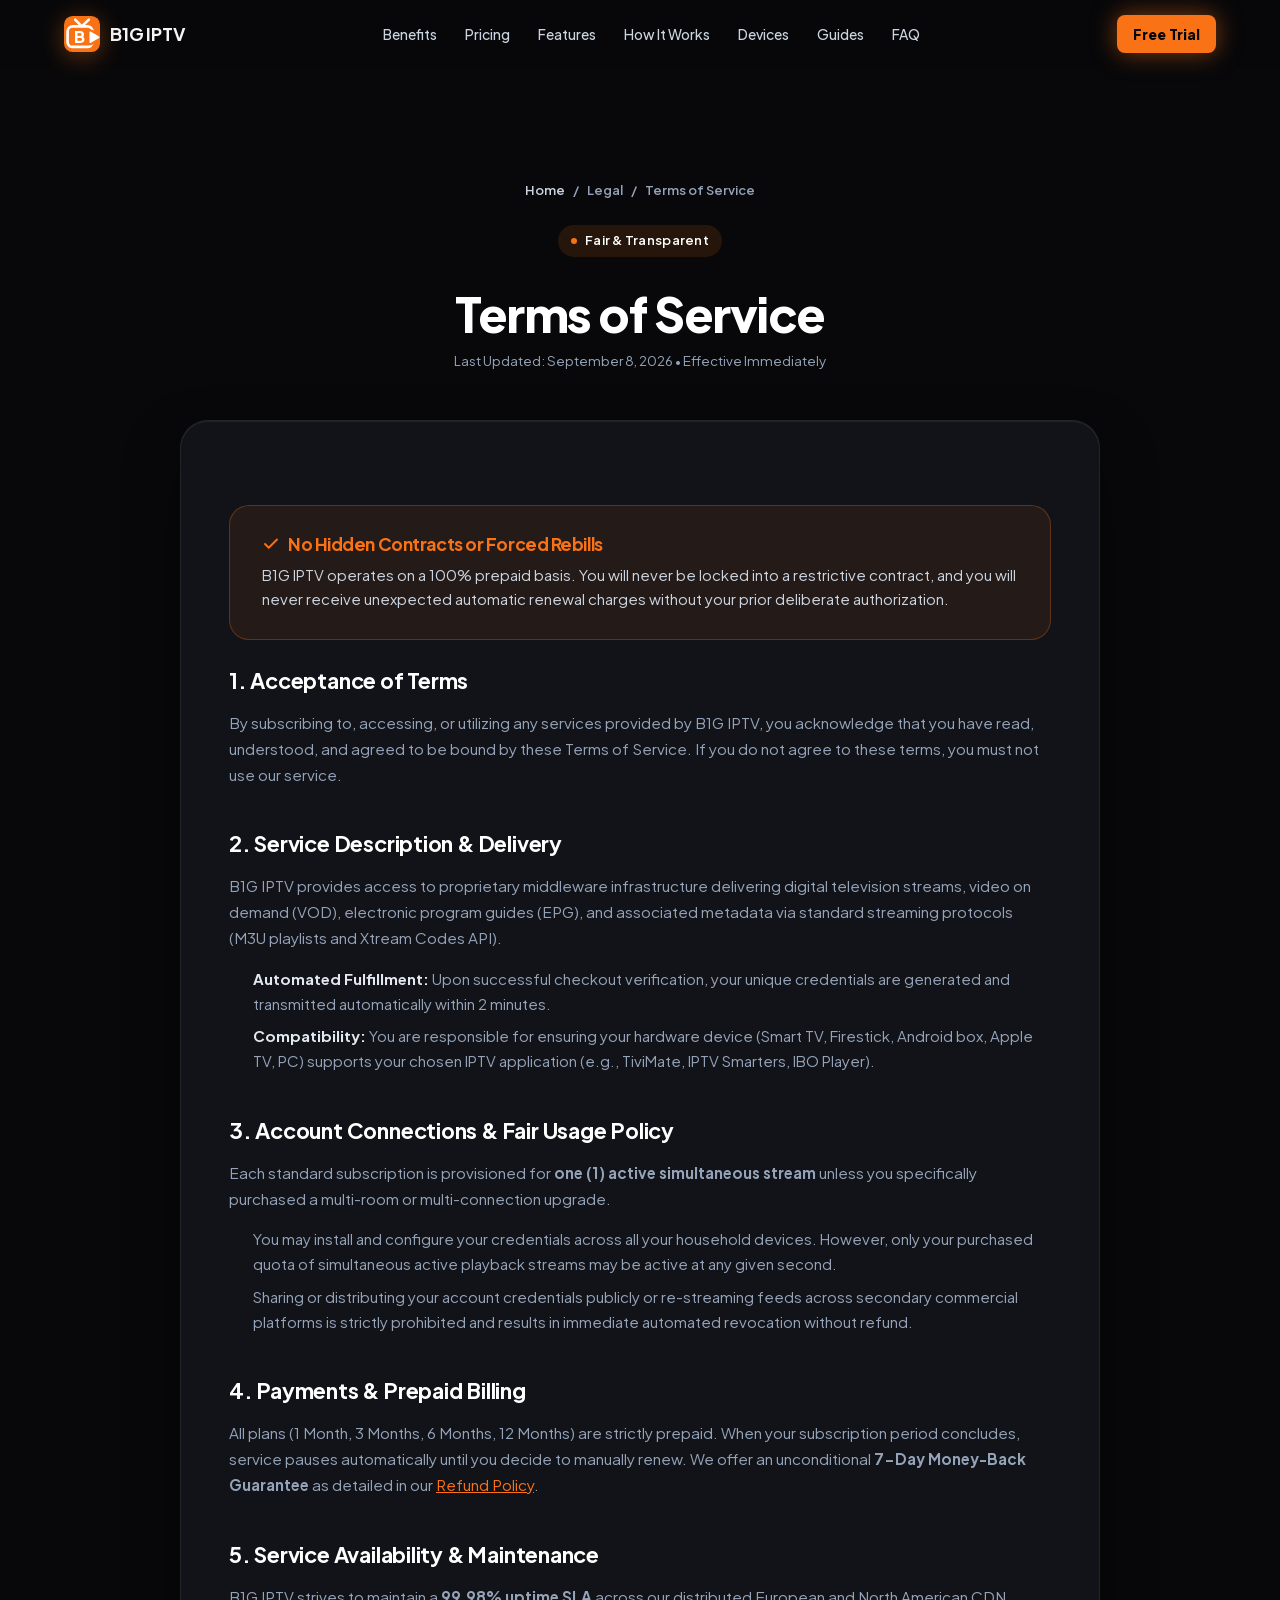
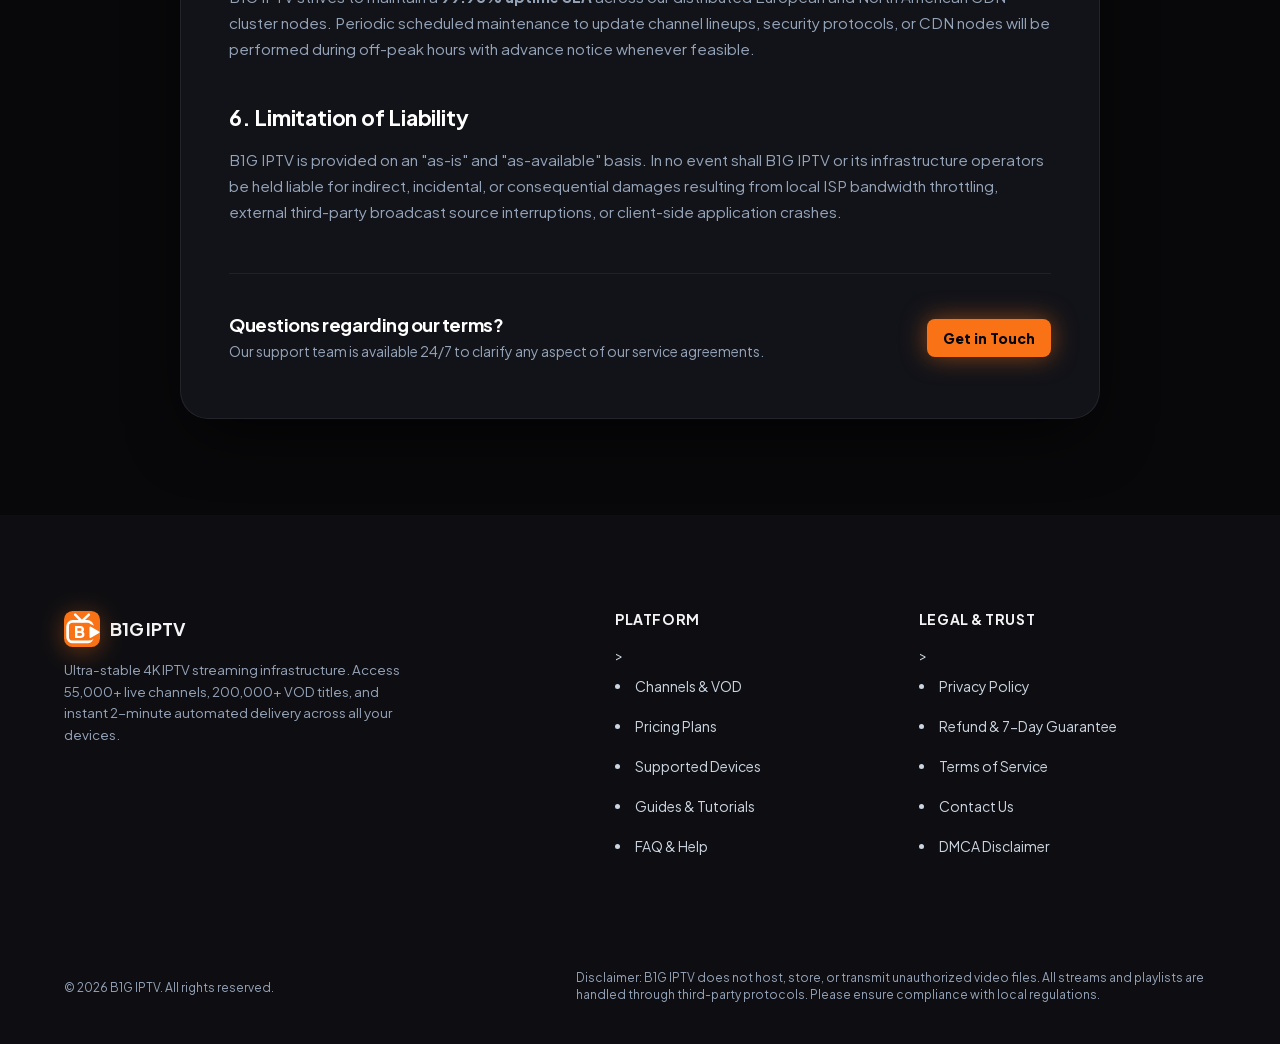
<file: terms.html>
<!DOCTYPE html>
<html lang="en" style="background-color:#08080a;color:#f4f4f6;">
<head>
  <meta charset="UTF-8">
  <meta name="viewport" content="width=device-width, initial-scale=1.0">
  
  <title>Terms of Service &amp; Usage Agreement | B1G IPTV</title>
  <meta name="description" content="Official terms of service, subscription policies, and fair use guidelines for B1G IPTV.">
  <meta name="robots" content="index, follow">
  <link rel="canonical" href="https://b1g-iptv.shop/terms.html">
  <meta name="theme-color" content="#08080a">

  <!-- Open Graph -->
  <meta property="og:type" content="article">
  <meta property="og:url" content="https://b1g-iptv.shop/terms.html">
  <meta property="og:title" content="Terms of Service & Usage Agreement | B1G IPTV">
  <meta property="og:description" content="Official terms of service, subscription policies, and fair use guidelines for B1G IPTV.">

  <!-- Self-Hosted Critical Variable Font loaded via style.min.css with font-display: swap -->

  <!-- Main Stylesheet -->
  <link rel="stylesheet" href="/css/style.min.css?v=22.0">

  <!-- Structured Data: Breadcrumbs & WebPage -->
  <script type="application/ld+json">
  {
    "@context": "https://schema.org",
    "@type": "WebPage",
    "name": "Terms of Service | B1G IPTV",
    "url": "https://b1g-iptv.shop/terms.html",
    "description": "B1G IPTV terms of service and agreement.",
    "breadcrumb": {
      "@type": "BreadcrumbList",
      "itemListElement": [
        {
          "@type": "ListItem",
          "position": 1,
          "name": "Home",
          "item": "https://b1g-iptv.shop/"
        },
        {
          "@type": "ListItem",
          "position": 2,
          "name": "Terms of Service",
          "item": "https://b1g-iptv.shop/terms.html"
        }
      ]
    }
  }
  </script>
    <meta name="google-site-verification" content="AF2Jw_CKGrxSxxNlwIzeQ6UWqBh6blinDn68fEC0U40">

  <!-- Pure SVG Dynamic Brand Favicon & App Icons (Google SEO Compliant) -->
  <link rel="icon" type="image/svg+xml" href="data:image/svg+xml;utf8,%3Csvg%20xmlns%3D%22http%3A%2F%2Fwww.w3.org%2F2000%2Fsvg%22%20viewBox%3D%220%200%20100%20100%22%20width%3D%22100%25%22%20height%3D%22100%25%22%3E%0A%20%20%3Cdefs%3E%0A%20%20%20%20%3ClinearGradient%20id%3D%22tvkixBrandGrad%22%20x1%3D%220%25%22%20y1%3D%220%25%22%20x2%3D%22100%25%22%20y2%3D%22100%25%22%3E%0A%20%20%20%20%20%20%3Cstop%20offset%3D%220%25%22%20stop-color%3D%22%23f97316%22%2F%3E%0A%20%20%20%20%20%20%3Cstop%20offset%3D%22100%25%22%20stop-color%3D%22%23f97316%22%2F%3E%0A%20%20%20%20%3C%2FlinearGradient%3E%0A%20%20%20%20%3Cmask%20id%3D%22tvCutout_6bcu5l%22%3E%0A%20%20%20%20%20%20%3Crect%20width%3D%22100%22%20height%3D%22100%22%20fill%3D%22%23ffffff%22%2F%3E%0A%20%20%20%20%20%20%3Cpath%20d%3D%22M%2073.5%2046%20L%2096%2059%20L%2073.5%2072%20Z%22%20fill%3D%22%23000000%22%20stroke%3D%22%23000000%22%20stroke-width%3D%2218.5%22%20stroke-linejoin%3D%22round%22%20stroke-linecap%3D%22round%22%2F%3E%0A%20%20%20%20%3C%2Fmask%3E%0A%20%20%3C%2Fdefs%3E%0A%20%20%3Crect%20width%3D%22100%22%20height%3D%22100%22%20rx%3D%2224%22%20fill%3D%22url(%23tvkixBrandGrad)%22%2F%3E%0A%20%20%3Cpath%20d%3D%22M%2031%2010%20L%2049.5%2029%20L%2069%2010%22%20fill%3D%22none%22%20stroke%3D%22%23ffffff%22%20stroke-width%3D%227%22%20stroke-linecap%3D%22round%22%20stroke-linejoin%3D%22round%22%2F%3E%0A%20%20%3Crect%20x%3D%2210%22%20y%3D%2229%22%20width%3D%2269%22%20height%3D%2257%22%20rx%3D%2214%22%20fill%3D%22none%22%20stroke%3D%22%23ffffff%22%20stroke-width%3D%227.5%22%20stroke-linejoin%3D%22round%22%20stroke-linecap%3D%22round%22%20mask%3D%22url(%23tvCutout_6bcu5l)%22%2F%3E%0A%20%20%3Cpath%20d%3D%22M%2073.5%2046%20L%2096%2059%20L%2073.5%2072%20Z%22%20fill%3D%22%23ffffff%22%20stroke%3D%22%23ffffff%22%20stroke-width%3D%225.5%22%20stroke-linejoin%3D%22round%22%20stroke-linecap%3D%22round%22%2F%3E%0A%20%20%3Ctext%20x%3D%2244%22%20y%3D%2258%22%20font-family%3D%22-apple-system%2C%20BlinkMacSystemFont%2C%20'Plus%20Jakarta%20Sans'%2C%20'Arial%20Black'%2C%20'Montserrat'%2C%20sans-serif%22%20font-size%3D%2244%22%20font-weight%3D%22900%22%20fill%3D%22%23ffffff%22%20text-anchor%3D%22middle%22%20dominant-baseline%3D%22central%22%3EB%3C%2Ftext%3E%0A%3C%2Fsvg%3E">
  <link rel="alternate icon" type="image/svg+xml" href="/assets/favicon.svg">
  <link rel="apple-touch-icon" href="data:image/svg+xml;utf8,%3Csvg%20xmlns%3D%22http%3A%2F%2Fwww.w3.org%2F2000%2Fsvg%22%20viewBox%3D%220%200%20100%20100%22%20width%3D%22100%25%22%20height%3D%22100%25%22%3E%0A%20%20%3Cdefs%3E%0A%20%20%20%20%3ClinearGradient%20id%3D%22tvkixBrandGrad%22%20x1%3D%220%25%22%20y1%3D%220%25%22%20x2%3D%22100%25%22%20y2%3D%22100%25%22%3E%0A%20%20%20%20%20%20%3Cstop%20offset%3D%220%25%22%20stop-color%3D%22%23f97316%22%2F%3E%0A%20%20%20%20%20%20%3Cstop%20offset%3D%22100%25%22%20stop-color%3D%22%23f97316%22%2F%3E%0A%20%20%20%20%3C%2FlinearGradient%3E%0A%20%20%20%20%3Cmask%20id%3D%22tvCutout_6bcu5l%22%3E%0A%20%20%20%20%20%20%3Crect%20width%3D%22100%22%20height%3D%22100%22%20fill%3D%22%23ffffff%22%2F%3E%0A%20%20%20%20%20%20%3Cpath%20d%3D%22M%2073.5%2046%20L%2096%2059%20L%2073.5%2072%20Z%22%20fill%3D%22%23000000%22%20stroke%3D%22%23000000%22%20stroke-width%3D%2218.5%22%20stroke-linejoin%3D%22round%22%20stroke-linecap%3D%22round%22%2F%3E%0A%20%20%20%20%3C%2Fmask%3E%0A%20%20%3C%2Fdefs%3E%0A%20%20%3Crect%20width%3D%22100%22%20height%3D%22100%22%20rx%3D%2224%22%20fill%3D%22url(%23tvkixBrandGrad)%22%2F%3E%0A%20%20%3Cpath%20d%3D%22M%2031%2010%20L%2049.5%2029%20L%2069%2010%22%20fill%3D%22none%22%20stroke%3D%22%23ffffff%22%20stroke-width%3D%227%22%20stroke-linecap%3D%22round%22%20stroke-linejoin%3D%22round%22%2F%3E%0A%20%20%3Crect%20x%3D%2210%22%20y%3D%2229%22%20width%3D%2269%22%20height%3D%2257%22%20rx%3D%2214%22%20fill%3D%22none%22%20stroke%3D%22%23ffffff%22%20stroke-width%3D%227.5%22%20stroke-linejoin%3D%22round%22%20stroke-linecap%3D%22round%22%20mask%3D%22url(%23tvCutout_6bcu5l)%22%2F%3E%0A%20%20%3Cpath%20d%3D%22M%2073.5%2046%20L%2096%2059%20L%2073.5%2072%20Z%22%20fill%3D%22%23ffffff%22%20stroke%3D%22%23ffffff%22%20stroke-width%3D%225.5%22%20stroke-linejoin%3D%22round%22%20stroke-linecap%3D%22round%22%2F%3E%0A%20%20%3Ctext%20x%3D%2244%22%20y%3D%2258%22%20font-family%3D%22-apple-system%2C%20BlinkMacSystemFont%2C%20'Plus%20Jakarta%20Sans'%2C%20'Arial%20Black'%2C%20'Montserrat'%2C%20sans-serif%22%20font-size%3D%2244%22%20font-weight%3D%22900%22%20fill%3D%22%23ffffff%22%20text-anchor%3D%22middle%22%20dominant-baseline%3D%22central%22%3EB%3C%2Ftext%3E%0A%3C%2Fsvg%3E">
  <link rel="manifest" href="site.webmanifest">

    <style id="site-dynamic-theme">
        
        :root {
            --accent: #f97316 !important;
            --accent-hover: #f97316 !important;
            --accent-text: #ffffff !important;
            --accent-light: rgba(249, 115, 22, 0.12) !important;
            --primary: #f97316 !important;
            --primary-glow: rgba(249, 115, 22, 0.44) !important;
            --brand-r: 249;
            --brand-g: 115;
            --brand-b: 22;
            font-family: 'Plus Jakarta Sans', -apple-system, sans-serif !important;
        }
        /* Header & Logo Pure SVG Mark */
        .logo-icon {
            width: 36px !important;
            height: 36px !important;
            background: transparent !important;
            border: none !important;
            padding: 0 !important;
            display: inline-flex !important;
            align-items: center !important;
            justify-content: center !important;
            box-shadow: none !important;
            filter: drop-shadow(0 4px 12px rgba(249, 115, 22, 0.38)) !important;
            transition: transform 0.2s ease, filter 0.2s ease !important;
            flex-shrink: 0 !important;
        }
        .brand-logo:hover .logo-icon {
            transform: scale(1.06) !important;
            filter: drop-shadow(0 6px 18px rgba(249, 115, 22, 0.6)) !important;
        }
        .logo-icon svg {
            width: 100% !important;
            height: 100% !important;
            display: block !important;
        }
        .brand-accent, .accent-mark { color: #f97316 !important; }

        /* Hero Headline & Title Bottom Accent */
        .title-bottom {
            color: #f97316 !important;
            background: linear-gradient(135deg, rgb(252, 178, 127) 0%, #f97316 50%, #f97316 100%) !important;
            -webkit-background-clip: text !important;
            -webkit-text-fill-color: transparent !important;
            background-clip: text !important;
            filter: drop-shadow(0 0 35px rgba(249, 115, 22, 0.55)) !important;
        }

        /* Light Rays Ambient Backdrop */
        .light-ray-left {
            background: linear-gradient(180deg, rgba(249, 115, 22, 0.45) 0%, rgba(249, 115, 22, 0.08) 60%, transparent 100%) !important;
        }
        .light-ray-right {
            background: linear-gradient(180deg, rgba(249, 115, 22, 0.4) 0%, rgba(249, 115, 22, 0.08) 60%, transparent 100%) !important;
        }
        .light-ray-center {
            background: radial-gradient(ellipse at top, rgba(249, 115, 22, 0.22) 0%, rgba(249, 115, 22, 0.05) 50%, transparent 80%) !important;
        }

        /* Hero Badge & Sparks */
        .badge-spark {
            color: #f97316 !important;
            text-shadow: 0 0 10px rgba(249, 115, 22, 0.9), 0 0 20px rgba(249, 115, 22, 0.5) !important;
        }
        .hero-badge-pill {
            border: 1px solid rgba(249, 115, 22, 0.25) !important;
        }

        /* Buttons */
        .btn-pill-primary, .btn-pill-primary span, .btn-pill-primary:link, .btn-pill-primary:visited, .btn-primary { 
            background: #f97316 !important; 
            color: #050507 !important; 
            font-weight: 800 !important; 
            box-shadow: 0 0 25px rgba(249, 115, 22, 0.5) !important; 
        }
        .btn-pill-primary:hover, .btn-primary:hover {
            background: #f97316 !important;
            box-shadow: 0 0 35px rgba(249, 115, 22, 0.75) !important;
        }

        /* Metric Cards */
        .metric-dash { 
            background-color: #f97316 !important; 
            box-shadow: 0 0 8px rgba(249, 115, 22, 0.7) !important; 
        }
        .metric-card:hover {
            border-color: rgba(249, 115, 22, 0.45) !important;
            box-shadow: 0 14px 40px rgba(0,0,0,0.55), 0 0 25px rgba(249, 115, 22, 0.2) !important;
        }
        .metric-icon-art {
            filter: drop-shadow(0 0 10px rgba(249, 115, 22, 0.35)) !important;
        }
        .metric-card:hover .metric-icon-art {
            filter: drop-shadow(0 0 16px rgba(249, 115, 22, 0.65)) !important;
        }
        .metric-icon-art line, .metric-icon-art rect, .metric-icon-art path {
            stroke: #f97316 !important;
        }
        .metric-icon-art text {
            fill: #f97316 !important;
        }

        /* Category Cards Hover */
        .category-card:hover {
            border-color: rgba(249, 115, 22, 0.5) !important;
            box-shadow: 0 12px 30px rgba(0,0,0,0.6), 0 0 20px rgba(249, 115, 22, 0.3) !important;
        }
        .category-card:hover .category-card-label {
            color: #f97316 !important;
        }

        /* Benefits Section */
        .what-we-offer-section::before {
            background: radial-gradient(circle, rgba(249, 115, 22, 0.16) 0%, rgba(249, 115, 22, 0.03) 50%, transparent 70%) !important;
        }
        .benefit-card:hover {
            border-color: rgba(249, 115, 22, 0.4) !important;
            box-shadow: 0 16px 36px -10px rgba(0,0,0,0.6), 0 0 24px rgba(249, 115, 22, 0.18) !important;
        }
        .benefit-icon-wrapper, .benefit-icon-wrapper svg {
            color: #f97316 !important;
        }
        .benefit-icon-glow {
            background: radial-gradient(circle, rgba(249, 115, 22, 0.55) 0%, rgba(249, 115, 22, 0.18) 50%, transparent 75%) !important;
        }

        /* Features Showcase */
        .feature-badge-tag {
            color: #f97316 !important;
        }
        .feature-check-icon, .feature-check-icon svg {
            color: #f97316 !important;
        }
        .feature-media-ambient {
            background: radial-gradient(circle, rgba(249, 115, 22, 0.22) 0%, rgba(249, 115, 22, 0.04) 60%, transparent 80%) !important;
        }
        .feature-mockup-img:hover {
            filter: drop-shadow(0 28px 42px rgba(0,0,0,0.8)) drop-shadow(0 0 25px rgba(249, 115, 22, 0.35)) !important;
        }

        /* Journey Banner */
        .journey-banner {
            background: linear-gradient(135deg, #f97316 0%, #f97316 100%) !important;
            box-shadow: 0 15px 45px rgba(249, 115, 22, 0.3) !important;
        }
        .mockup-submit-btn, .mockup-download-btn {
            background: #f97316 !important;
        }
        .mockup-play-center {
            border-color: #f97316 !important;
            color: #f97316 !important;
            background-color: rgba(249, 115, 22, 0.1) !important;
        }

        /* Pricing Plans */
        .price-plan-card.is-featured {
            border: 2px solid #f97316 !important;
            box-shadow: 0 0 40px rgba(249, 115, 22, 0.22) !important;
        }
        .plan-badge-top {
            background: #f97316 !important;
            color: #050507 !important;
            box-shadow: 0 4px 14px rgba(249, 115, 22, 0.4) !important;
        }
        .plan-card-subtitle.featured-subtitle, .plan-card-amount.featured-amount {
            color: #f97316 !important;
        }
        .plan-savings-pill {
            background-color: rgba(249, 115, 22, 0.12) !important;
            border: 1px solid rgba(249, 115, 22, 0.3) !important;
            color: #f97316 !important;
        }
        .plan-card-feature .check-icon {
            color: #f97316 !important;
        }
        .plan-card-btn.solid-featured-btn {
            background: #f97316 !important;
            border-color: #f97316 !important;
            color: #050507 !important;
            box-shadow: 0 4px 18px rgba(249, 115, 22, 0.35) !important;
        }
        .trust-item svg {
            color: #f97316 !important;
        }

        /* Devices Section */
        .device-card:hover {
            border-color: rgba(249, 115, 22, 0.45) !important;
            box-shadow: 0 16px 36px -10px rgba(0,0,0,0.65), 0 0 24px rgba(249, 115, 22, 0.18) !important;
        }
        .device-icon-wrapper, .device-icon-wrapper svg {
            color: #f97316 !important;
            stroke: #f97316 !important;
        }
        .device-icon-glow {
            background: radial-gradient(circle, rgba(249, 115, 22, 0.55) 0%, rgba(249, 115, 22, 0.18) 50%, transparent 75%) !important;
        }
        .device-card:hover .device-micro-tag {
            color: #f97316 !important;
            background: rgba(249, 115, 22, 0.12) !important;
            border-color: rgba(249, 115, 22, 0.3) !important;
        }

        /* FAQ */
        .faq-item[open] {
            border-color: rgba(249, 115, 22, 0.35) !important;
        }
        .faq-item[open] .faq-chevron {
            color: #f97316 !important;
        }
        .faq-answer a {
            color: #f97316 !important;
        }

        /* Final CTA Banner */
        .cta-banner {
            border-top: 1px solid rgba(249, 115, 22, 0.55) !important;
        }
        .cta-banner::before {
            background: radial-gradient(circle, rgba(249, 115, 22, 0.26) 0%, rgba(249, 115, 22, 0.05) 50%, transparent 75%) !important;
        }
        .cta-pill-tag {
            color: #f97316 !important;
            background: rgba(249, 115, 22, 0.1) !important;
            border: 1px solid rgba(249, 115, 22, 0.3) !important;
        }
        .cta-pill-tag .dot {
            background: #f97316 !important;
            box-shadow: 0 0 8px #f97316 !important;
        }
        .cta-main-btn {
            background: linear-gradient(135deg, #f97316 0%, #f97316 100%) !important;
            color: #050507 !important;
            box-shadow: 0 12px 28px -4px rgba(249, 115, 22, 0.5), inset 0 1px 0 rgba(255,255,255,0.3) !important;
        }
        .cta-main-btn:hover {
            box-shadow: 0 18px 38px -4px rgba(249, 115, 22, 0.75) !important;
        }
        .cta-trust-badge svg {
            stroke: #f97316 !important;
        }

        /* Footer & Subpages */
        .footer-link:hover { color: #f97316 !important; }
        .policy-breadcrumbs a:hover { color: #f97316 !important; }
        .policy-highlight {
            background: rgba(249, 115, 22, 0.08) !important;
            border: 1px solid rgba(249, 115, 22, 0.28) !important;
        }
        .policy-highlight h3 { color: #f97316 !important; }
        .contact-channel-item:hover {
            border-color: rgba(249, 115, 22, 0.4) !important;
        }
        .contact-channel-icon {
            background: rgba(249, 115, 22, 0.12) !important;
            border: 1px solid rgba(249, 115, 22, 0.3) !important;
            color: #f97316 !important;
        }
        .contact-channel-link, .contact-channel-link:hover { color: #f97316 !important; }
        .form-input:focus, .form-select:focus, .form-textarea:focus {
            border-color: #f97316 !important;
            box-shadow: 0 0 0 3px rgba(249, 115, 22, 0.2) !important;
        }
        :focus-visible {
            outline: 2px solid #f97316 !important;
        }
        :root { --accent: #f97316; }
    </style>
    
</head>
<body style="background-color:#08080a;">

  <!-- =========================================================================
       HEADER
       ========================================================================= -->
  <header class="site-header">
    <div class="container header-container">
      <a href="index.html" class="brand-logo" aria-label="B1G IPTV Homepage">
        <span class="logo-icon" aria-hidden="true"><svg xmlns="http://www.w3.org/2000/svg" viewBox="0 0 100 100" width="100%" height="100%">
  <defs>
    <linearGradient id="tvkixBrandGrad" x1="0%" y1="0%" x2="100%" y2="100%">
      <stop offset="0%" stop-color="#f97316"/>
      <stop offset="100%" stop-color="#f97316"/>
    </linearGradient>
    <mask id="tvCutout_aogsxe">
      <rect width="100" height="100" fill="#ffffff"/>
      <path d="M 73.5 46 L 96 59 L 73.5 72 Z" fill="#000000" stroke="#000000" stroke-width="18.5" stroke-linejoin="round" stroke-linecap="round"/>
    </mask>
  </defs>
  <rect width="100" height="100" rx="24" fill="url(#tvkixBrandGrad)"/>
  <path d="M 31 10 L 49.5 29 L 69 10" fill="none" stroke="#ffffff" stroke-width="7" stroke-linecap="round" stroke-linejoin="round"/>
  <rect x="10" y="29" width="69" height="57" rx="14" fill="none" stroke="#ffffff" stroke-width="7.5" stroke-linejoin="round" stroke-linecap="round" mask="url(#tvCutout_aogsxe)"/>
  <path d="M 73.5 46 L 96 59 L 73.5 72 Z" fill="#ffffff" stroke="#ffffff" stroke-width="5.5" stroke-linejoin="round" stroke-linecap="round"/>
  <text x="44" y="58" font-family="-apple-system, BlinkMacSystemFont, 'Plus Jakarta Sans', 'Arial Black', 'Montserrat', sans-serif" font-size="44" font-weight="900" fill="#ffffff" text-anchor="middle" dominant-baseline="central">B</text>
</svg></span>
        <span>B1G IPTV</span>
      </a>

      <nav class="nav-menu" aria-label="Main Navigation">
        <a href="index.html#benefits" class="nav-link">Benefits</a>
        <a href="index.html#pricing" class="nav-link">Pricing</a>
        <a href="index.html#features" class="nav-link">Features</a>
        <a href="index.html#how-it-works" class="nav-link">How It Works</a>
        <a href="index.html#compatibility" class="nav-link">Devices</a>
        <a href="guides.html" class="nav-link">Guides</a>
        <a href="index.html#faq" class="nav-link">FAQ</a>
      </nav>

      <div class="header-actions">
        <a href="/trial" rel="nofollow noopener noreferrer" class="btn btn-primary btn-sm">Free Trial</a>
      </div>
    </div>
  </header>

  <!-- =========================================================================
       PAGE CONTENT
       ========================================================================= -->
  <main class="policy-page-wrapper">
    <div class="container">
      <div class="policy-header">
        <div class="policy-breadcrumbs">
          <a href="index.html">Home</a>
          <span>/</span>
          <span>Legal</span>
          <span>/</span>
          <span>Terms of Service</span>
        </div>
        <div class="pill-badge">
          <span class="dot" aria-hidden="true"></span>
          <span>Fair &amp; Transparent</span>
        </div>
        <h1>Terms of Service</h1>
        <div class="policy-last-updated">Last Updated: September 8, 2026 &bull; Effective Immediately</div>
      </div>

      <div class="policy-card">
        <div class="policy-highlight">
          <h3>
            <svg width="18" height="18" viewBox="0 0 24 24" fill="none" stroke="currentColor" stroke-width="2.5" stroke-linecap="round" stroke-linejoin="round" aria-hidden="true"><polyline points="20 6 9 17 4 12"></polyline></svg>
            No Hidden Contracts or Forced Rebills
          </h3>
          <p>
            B1G IPTV operates on a 100% prepaid basis. You will never be locked into a restrictive contract, and you will never receive unexpected automatic renewal charges without your prior deliberate authorization.
          </p>
        </div>

        <section class="policy-section">
          <h2>1. Acceptance of Terms</h2>
          <p>
            By subscribing to, accessing, or utilizing any services provided by B1G IPTV, you acknowledge that you have read, understood, and agreed to be bound by these Terms of Service. If you do not agree to these terms, you must not use our service.
          </p>
        </section>

        <section class="policy-section">
          <h2>2. Service Description &amp; Delivery</h2>
          <p>
            B1G IPTV provides access to proprietary middleware infrastructure delivering digital television streams, video on demand (VOD), electronic program guides (EPG), and associated metadata via standard streaming protocols (M3U playlists and Xtream Codes API).
          </p>
          <ul>
            <li><strong>Automated Fulfillment:</strong> Upon successful checkout verification, your unique credentials are generated and transmitted automatically within 2 minutes.</li>
            <li><strong>Compatibility:</strong> You are responsible for ensuring your hardware device (Smart TV, Firestick, Android box, Apple TV, PC) supports your chosen IPTV application (e.g., TiviMate, IPTV Smarters, IBO Player).</li>
          </ul>
        </section>

        <section class="policy-section">
          <h2>3. Account Connections &amp; Fair Usage Policy</h2>
          <p>
            Each standard subscription is provisioned for <strong>one (1) active simultaneous stream</strong> unless you specifically purchased a multi-room or multi-connection upgrade.
          </p>
          <ul>
            <li>You may install and configure your credentials across all your household devices. However, only your purchased quota of simultaneous active playback streams may be active at any given second.</li>
            <li>Sharing or distributing your account credentials publicly or re-streaming feeds across secondary commercial platforms is strictly prohibited and results in immediate automated revocation without refund.</li>
          </ul>
        </section>

        <section class="policy-section">
          <h2>4. Payments &amp; Prepaid Billing</h2>
          <p>
            All plans (1 Month, 3 Months, 6 Months, 12 Months) are strictly prepaid. When your subscription period concludes, service pauses automatically until you decide to manually renew. We offer an unconditional <strong>7-Day Money-Back Guarantee</strong> as detailed in our <a href="refund-policy.html" style="color: var(--accent); text-decoration: underline;">Refund Policy</a>.
          </p>
        </section>

        <section class="policy-section">
          <h2>5. Service Availability &amp; Maintenance</h2>
          <p>
            B1G IPTV strives to maintain a <strong>99.98% uptime SLA</strong> across our distributed European and North American CDN cluster nodes. Periodic scheduled maintenance to update channel lineups, security protocols, or CDN nodes will be performed during off-peak hours with advance notice whenever feasible.
          </p>
        </section>

        <section class="policy-section">
          <h2>6. Limitation of Liability</h2>
          <p>
            B1G IPTV is provided on an "as-is" and "as-available" basis. In no event shall B1G IPTV or its infrastructure operators be held liable for indirect, incidental, or consequential damages resulting from local ISP bandwidth throttling, external third-party broadcast source interruptions, or client-side application crashes.
          </p>
        </section>

        <div class="policy-cta-box">
          <div>
            <h3>Questions regarding our terms?</h3>
            <p>Our support team is available 24/7 to clarify any aspect of our service agreements.</p>
          </div>
          <a href="contact.html" class="btn btn-primary btn-sm">Get in Touch</a>
        </div>
      </div>
    </div>
  </main>

  <!-- =========================================================================
       FOOTER
       ========================================================================= -->
  <footer class="site-footer">
    <div class="container">
      <div class="footer-grid">
        <!-- Brand & Mission -->
        <div class="footer-brand">
          <a href="index.html" class="brand-logo" aria-label="B1G IPTV Homepage">
            <span class="logo-icon" aria-hidden="true"><svg xmlns="http://www.w3.org/2000/svg" viewBox="0 0 100 100" width="100%" height="100%">
  <defs>
    <linearGradient id="tvkixBrandGrad" x1="0%" y1="0%" x2="100%" y2="100%">
      <stop offset="0%" stop-color="#f97316"/>
      <stop offset="100%" stop-color="#f97316"/>
    </linearGradient>
    <mask id="tvCutout_aogsxe">
      <rect width="100" height="100" fill="#ffffff"/>
      <path d="M 73.5 46 L 96 59 L 73.5 72 Z" fill="#000000" stroke="#000000" stroke-width="18.5" stroke-linejoin="round" stroke-linecap="round"/>
    </mask>
  </defs>
  <rect width="100" height="100" rx="24" fill="url(#tvkixBrandGrad)"/>
  <path d="M 31 10 L 49.5 29 L 69 10" fill="none" stroke="#ffffff" stroke-width="7" stroke-linecap="round" stroke-linejoin="round"/>
  <rect x="10" y="29" width="69" height="57" rx="14" fill="none" stroke="#ffffff" stroke-width="7.5" stroke-linejoin="round" stroke-linecap="round" mask="url(#tvCutout_aogsxe)"/>
  <path d="M 73.5 46 L 96 59 L 73.5 72 Z" fill="#ffffff" stroke="#ffffff" stroke-width="5.5" stroke-linejoin="round" stroke-linecap="round"/>
  <text x="44" y="58" font-family="-apple-system, BlinkMacSystemFont, 'Plus Jakarta Sans', 'Arial Black', 'Montserrat', sans-serif" font-size="44" font-weight="900" fill="#ffffff" text-anchor="middle" dominant-baseline="central">B</text>
</svg></span>
            <span>B1G IPTV</span>
          </a>
          <p>
            Ultra-stable 4K IPTV streaming infrastructure. Access 55,000+ live channels, 200,000+ VOD titles, and instant 2-minute automated delivery across all your devices.
          </p>
        </div>

        <!-- Platform Navigation -->
        <div>
          <h3 class="footer-col-title">Platform</h3>>
            <li><a href="index.html#features" class="footer-link">Channels &amp; VOD</a></li>
            <li><a href="index.html#pricing" class="footer-link">Pricing Plans</a></li>
            <li><a href="index.html#compatibility" class="footer-link">Supported Devices</a></li>
            <li><a href="guides.html" class="footer-link">Guides &amp; Tutorials</a></li>
            <li><a href="index.html#faq" class="footer-link">FAQ &amp; Help</a></li>
          </ul>
        </div>

        <!-- Essential Legal & Support Pages (Google SEO) -->
        <div>
          <h3 class="footer-col-title">Legal &amp; Trust</h3>>
            <li><a href="privacy-policy.html" class="footer-link">Privacy Policy</a></li>
            <li><a href="refund-policy.html" class="footer-link">Refund &amp; 7-Day Guarantee</a></li>
            <li><a href="terms.html" class="footer-link">Terms of Service</a></li>
            <li><a href="contact.html" class="footer-link">Contact Us</a></li>
            <li><a href="dmca.html" class="footer-link">DMCA Disclaimer</a></li>
          </ul>
        </div>
      </div>

      <div class="footer-bottom">
        <div>&copy; 2026 B1G IPTV. All rights reserved.</div>
        <div class="footer-disclaimer">
          Disclaimer: B1G IPTV does not host, store, or transmit unauthorized video files. All streams and playlists are handled through third-party protocols. Please ensure compliance with local regulations.
        </div>
      </div>
    </div>
  </footer>


    <!-- SATELLITE ON-SITE MODAL POPUP SYSTEM (Trial & Pay) -->
    <div id="sat-modal-overlay" class="sat-modal-overlay" aria-hidden="true" role="dialog" aria-modal="true">
        <div class="sat-modal-backdrop" onclick="closeSiteModal()"></div>
        <div class="sat-modal-container" role="document">
            
            <!-- Modal Header -->
            <div class="sat-modal-header">
                <div class="sat-tab-switch">
                    <button type="button" class="sat-tab-btn active" id="sat-tab-trial" onclick="switchSiteModalTab('trial')">
                        <span class="sat-tab-dot"></span>
                        <span>Free Trial</span>
                    </button>
                    <button type="button" class="sat-tab-btn" id="sat-tab-order" onclick="switchSiteModalTab('order')">
                        <svg width="15" height="15" viewBox="0 0 24 24" fill="none" stroke="currentColor" stroke-width="2" stroke-linecap="round" stroke-linejoin="round" style="margin-right:6px;"><rect x="2" y="5" width="20" height="14" rx="2"/><line x1="2" y1="10" x2="22" y2="10"/></svg>
                        <span>Plans</span>
                    </button>
                </div>
                <button type="button" class="sat-modal-close" onclick="closeSiteModal()" aria-label="Close modal">
                    <svg width="14" height="14" viewBox="0 0 24 24" fill="none" stroke="currentColor" stroke-width="2.5" stroke-linecap="round" stroke-linejoin="round"><line x1="18" y1="6" x2="6" y2="18"></line><line x1="6" y1="6" x2="18" y2="18"></line></svg>
                </button>
            </div>

            <!-- VIEW 1: FREE TRIAL -->
            <div id="sat-view-trial" class="sat-modal-view active">
                <h2 class="sat-trial-intro">Get your free 24H trial</h2>

                <!-- WhatsApp One-Click Activation (Reference UI) -->
                <a href="https://api.whatsapp.com/send?phone=19145205753&text=Hi!%20I%20would%20like%20to%20activate%20a%2024H%20free%20trial%20for%20B1G%20IPTV"
                   target="_blank" rel="noopener noreferrer" class="sat-btn-wa-activate">
                    <span class="sat-wa-btn-left">
                        <span class="sat-wa-btn-circle">
                            <svg width="19" height="19" viewBox="0 0 24 24" fill="currentColor">
                                <path d="M17.472 14.382c-.297-.149-1.758-.867-2.03-.967-.273-.099-.471-.148-.67.15-.197.297-.767.966-.94 1.164-.173.199-.347.223-.644.075-.297-.15-1.255-.463-2.39-1.475-.883-.788-1.48-1.761-1.653-2.059-.173-.297-.018-.458.13-.606.134-.133.298-.347.446-.52.149-.174.198-.298.298-.497.099-.198.05-.371-.025-.52-.075-.149-.669-1.612-.916-2.207-.242-.579-.487-.5-.669-.51-.173-.008-.371-.01-.57-.01-.198 0-.52.074-.792.372-.272.297-1.04 1.016-1.04 2.479 0 1.462 1.065 2.875 1.213 3.074.149.198 2.096 3.2 5.077 4.487.709.306 1.262.489 1.694.625.712.227 1.36.195 1.871.118.571-.085 1.758-.719 2.006-1.413.248-.694.248-1.289.173-1.413-.074-.124-.272-.198-.57-.347m-5.421 7.403h-.004a9.87 9.87 0 01-5.031-1.378l-.361-.214-3.741.982.998-3.648-.235-.374a9.86 9.86 0 01-1.51-5.26c.001-5.45 4.436-9.884 9.888-9.884 2.64 0 5.122 1.03 6.988 2.898a9.825 9.825 0 012.893 6.994c-.003 5.45-4.437 9.884-9.885 9.884m8.413-18.297A11.815 11.815 0 0012.05 0C5.495 0 .16 5.335.157 11.892c0 2.096.547 4.142 1.588 5.945L.057 24l6.305-1.654a11.882 11.882 0 005.683 1.448h.005c6.554 0 11.89-5.335 11.893-11.893a11.821 11.821 0 00-3.48-8.413z"/>
                            </svg>
                        </span>
                        <span class="sat-wa-btn-text">Activate via WhatsApp</span>
                    </span>
                    <svg class="sat-wa-btn-arrow" width="18" height="18" viewBox="0 0 24 24" fill="none" stroke="currentColor" stroke-width="2.5" stroke-linecap="round" stroke-linejoin="round">
                        <line x1="5" y1="12" x2="19" y2="12"></line>
                        <polyline points="12 5 19 12 12 19"></polyline>
                    </svg>
                </a>

                <!-- Divider: or request your 24H trial -->
                <div class="sat-trial-divider">
                    <span>or request your 24H trial</span>
                </div>

                <form id="sat-trial-form" onsubmit="submitSiteTrial(event)">
                    <!-- Row: Full Name & Email Address -->
                    <div class="sat-input-row">
                        <div class="sat-field-box">
                            <svg class="sat-field-icon" viewBox="0 0 24 24" fill="none" stroke="currentColor" stroke-width="2" stroke-linecap="round" stroke-linejoin="round">
                                <path d="M20 21v-2a4 4 0 0 0-4-4H8a4 4 0 0 0-4 4v2"></path>
                                <circle cx="12" cy="7" r="4"></circle>
                            </svg>
                            <input type="text" id="sat-trial-name" class="sat-field-input" placeholder="Full Name" autocomplete="name">
                        </div>
                        <div class="sat-field-box">
                            <svg class="sat-field-icon" viewBox="0 0 24 24" fill="none" stroke="currentColor" stroke-width="2" stroke-linecap="round" stroke-linejoin="round">
                                <rect width="20" height="16" x="2" y="4" rx="2"></rect>
                                <path d="m22 7-8.97 5.7a1.94 1.94 0 0 1-2.06 0L2 7"></path>
                            </svg>
                            <input type="email" id="sat-trial-email" class="sat-field-input" placeholder="Email Address" required autocomplete="email">
                        </div>
                    </div>

                    <!-- Select Package -->
                    <div class="sat-package-section">
                        <div class="sat-package-label">
                            <svg viewBox="0 0 24 24" fill="none" stroke="#10b981" stroke-width="2" stroke-linecap="round" stroke-linejoin="round">
                                <circle cx="12" cy="12" r="10"></circle>
                                <line x1="2" y1="12" x2="22" y2="12"></line>
                                <path d="M12 2a15.3 15.3 0 0 1 4 10 15.3 15.3 0 0 1-4 10 15.3 15.3 0 0 1-4-10 15.3 15.3 0 0 1 4-10z"></path>
                            </svg>
                            <span>Select Package</span>
                        </div>
                        <div class="sat-package-grid">
                            <button type="button" class="sat-pkg-btn is-active" id="sat-pkg-worldwide" data-pkg="Worldwide" onclick="selectSitePackage('Worldwide')">Worldwide</button>
                            <button type="button" class="sat-pkg-btn" id="sat-pkg-english" data-pkg="English" onclick="selectSitePackage('English')">English</button>
                            <button type="button" class="sat-pkg-btn" id="sat-pkg-europe" data-pkg="Europe" onclick="selectSitePackage('Europe')">Europe</button>
                        </div>
                        <input type="hidden" id="sat-selected-pkg" value="Worldwide">
                    </div>

                    <!-- Preferred Device (Optional) -->
                    <div class="sat-form-group">
                        <label class="sat-label-sub" for="sat-trial-device">Preferred Device <span class="sat-opt">(Optional)</span></label>
                        <div class="sat-field-box sat-select-box">
                            <svg class="sat-field-icon" viewBox="0 0 24 24" fill="none" stroke="currentColor" stroke-width="2" stroke-linecap="round" stroke-linejoin="round">
                                <rect width="20" height="15" x="2" y="3" rx="2"></rect>
                                <polyline points="17 21 12 18 7 21"></polyline>
                            </svg>
                            <select id="sat-trial-device" class="sat-field-select">
                                <option value="Firestick / Fire TV">Firestick / Fire TV</option>
                                <option value="Android TV / Box / Google TV">Android TV / Google TV</option>
                                <option value="Smart TV (Samsung / LG)">Smart TV (Samsung / LG)</option>
                                <option value="Apple TV / iOS">Apple TV / iOS</option>
                                <option value="Windows PC / Mac">Windows PC / Mac</option>
                                <option value="MAG Box / Formuler">MAG Box / Formuler</option>
                                <option value="Other / General M3U">Other / General M3U</option>
                            </select>
                            <svg class="sat-select-chevron" viewBox="0 0 24 24" fill="none" stroke="currentColor" stroke-width="2.5" stroke-linecap="round" stroke-linejoin="round">
                                <polyline points="6 9 12 15 18 9"></polyline>
                            </svg>
                        </div>
                    </div>

                    <!-- Additional Information (Optional) -->
                    <div class="sat-form-group">
                        <label class="sat-label-sub" for="sat-trial-note">Additional Information <span class="sat-opt">(Optional)</span></label>
                        <div class="sat-field-box">
                            <svg class="sat-field-icon" viewBox="0 0 24 24" fill="none" stroke="currentColor" stroke-width="2" stroke-linecap="round" stroke-linejoin="round">
                                <path d="M14 2H6a2 2 0 0 0-2 2v16a2 2 0 0 0 2 2h12a2 2 0 0 0 2-2V8z"></path>
                                <polyline points="14 2 14 8 20 8"></polyline>
                                <line x1="16" y1="13" x2="8" y2="13"></line>
                                <line x1="16" y1="17" x2="8" y2="17"></line>
                            </svg>
                            <input type="text" id="sat-trial-note" class="sat-field-input" placeholder="No adult, specific country, device, or note...">
                        </div>
                    </div>

                    <div id="sat-trial-error" class="sat-alert-error" style="display:none;"></div>

                    <!-- Submit Button -->
                    <button type="submit" id="sat-trial-submit-btn" class="sat-btn-main">
                        <span class="sat-btn-text">Request 24H Trial &rarr;</span>
                        <span class="sat-spinner" style="display:none;"></span>
                    </button>
                </form>

                <!-- Minimalist Clean 3-Column Trust Grid (Trial) -->
                <div class="sat-trial-trust-grid">
                    <div class="sat-trial-trust-item">
                        <svg class="sat-trial-trust-icon" viewBox="0 0 24 24" fill="none" stroke="#10b981" stroke-width="2.2" stroke-linecap="round" stroke-linejoin="round">
                            <circle cx="12" cy="12" r="10"></circle>
                            <polyline points="12 6 12 12 16 14"></polyline>
                        </svg>
                        <div class="sat-trial-trust-text">
                            <span class="sat-trial-trust-title">24H Free Trial</span>
                            <span class="sat-trial-trust-desc">No credit card required</span>
                        </div>
                    </div>
                    <div class="sat-trial-trust-item">
                        <svg class="sat-trial-trust-icon" viewBox="0 0 24 24" fill="none" stroke="#10b981" stroke-width="2.2" stroke-linecap="round" stroke-linejoin="round">
                            <polygon points="12 2 15.09 8.26 22 9.27 17 14.14 18.18 21.02 12 17.77 5.82 21.02 7 14.14 2 9.27 8.91 8.26 12 2"></polygon>
                        </svg>
                        <div class="sat-trial-trust-text">
                            <span class="sat-trial-trust-title">Premium Streaming</span>
                            <span class="sat-trial-trust-desc">4K &amp; 8K quality</span>
                        </div>
                    </div>
                    <div class="sat-trial-trust-item">
                        <svg class="sat-trial-trust-icon" viewBox="0 0 24 24" fill="none" stroke="#10b981" stroke-width="2.2" stroke-linecap="round" stroke-linejoin="round">
                            <polyline points="20 6 9 17 4 12"></polyline>
                        </svg>
                        <div class="sat-trial-trust-text">
                            <span class="sat-trial-trust-title">Easy &amp; Flexible</span>
                            <span class="sat-trial-trust-desc">No hidden fees</span>
                        </div>
                    </div>
                </div>

                <!-- Trial Success State -->
                <div id="sat-trial-success" class="sat-success-view" style="display:none;">
                    <div class="sat-success-icon-wrap">
                        <svg width="36" height="36" viewBox="0 0 24 24" fill="none" stroke="#10b981" stroke-width="2.5" stroke-linecap="round" stroke-linejoin="round"><polyline points="20 6 9 17 4 12"/></svg>
                    </div>
                    <h4>Trial Request Received!</h4>
                    <p>Your free 24-hour IPTV access for <strong>B1G IPTV</strong> is being prepared. We have dispatched your playlist credentials and setup tutorial to:</p>
                    <div class="sat-confirmed-email" id="sat-confirmed-email"></div>

                    <div class="sat-notice-box">
                        <div class="sat-notice-title">Check Inbox &amp; Junk Folder</div>
                        <p>Please check both your primary inbox and junk/spam folder. If you do not receive the email within a few minutes, reach out to us on WhatsApp.</p>
                    </div>

                    <div class="sat-order-help-actions" style="margin-bottom:14px;">
                        <a href="mailto:b1giptv@tvkix.com?subject=Free%20Trial%20Support%20-%20B1G%20IPTV"
                           class="sat-order-help-btn sat-btn-email" title="b1giptv@tvkix.com">
                            <svg width="16" height="16" viewBox="0 0 24 24" fill="none" stroke="currentColor" stroke-width="2" stroke-linecap="round" stroke-linejoin="round">
                                <rect width="20" height="16" x="2" y="4" rx="2"></rect>
                                <path d="m22 7-8.97 5.7a1.94 1.94 0 0 1-2.06 0L2 7"></path>
                            </svg>
                            <span>Email Support</span>
                        </a>
                        <a href="https://api.whatsapp.com/send?phone=19145205753&text=Hi!%20I%20requested%20a%20free%20trial%20on%20B1G%20IPTV%20and%20haven't%20received%20the%20email%20yet."
                           target="_blank" rel="noopener noreferrer" class="sat-order-help-btn sat-btn-wa">
                            <svg width="16" height="16" viewBox="0 0 24 24" fill="currentColor">
                                <path d="M17.472 14.382c-.297-.149-1.758-.867-2.03-.967-.273-.099-.471-.148-.67.15-.197.297-.767.966-.94 1.164-.173.199-.347.223-.644.075-.297-.15-1.255-.463-2.39-1.475-.883-.788-1.48-1.761-1.653-2.059-.173-.297-.018-.458.13-.606.134-.133.298-.347.446-.52.149-.174.198-.298.298-.497.099-.198.05-.371-.025-.52-.075-.149-.669-1.612-.916-2.207-.242-.579-.487-.5-.669-.51-.173-.008-.371-.01-.57-.01-.198 0-.52.074-.792.372-.272.297-1.04 1.016-1.04 2.479 0 1.462 1.065 2.875 1.213 3.074.149.198 2.096 3.2 5.077 4.487.709.306 1.262.489 1.694.625.712.227 1.36.195 1.871.118.571-.085 1.758-.719 2.006-1.413.248-.694.248-1.289.173-1.413-.074-.124-.272-.198-.57-.347m-5.421 7.403h-.004a9.87 9.87 0 01-5.031-1.378l-.361-.214-3.741.982.998-3.648-.235-.374a9.86 9.86 0 01-1.51-5.26c.001-5.45 4.436-9.884 9.888-9.884 2.64 0 5.122 1.03 6.988 2.898a9.825 9.825 0 012.893 6.994c-.003 5.45-4.437 9.884-9.885 9.884m8.413-18.297A11.815 11.815 0 0012.05 0C5.495 0 .16 5.335.157 11.892c0 2.096.547 4.142 1.588 5.945L.057 24l6.305-1.654a11.882 11.882 0 005.683 1.448h.005c6.554 0 11.89-5.335 11.893-11.893a11.821 11.821 0 00-3.48-8.413z"/>
                            </svg>
                            <span>WhatsApp</span>
                        </a>
                    </div>

                    <button type="button" class="sat-btn-secondary" onclick="closeSiteModal()">Done &bull; Continue Browsing</button>
                </div>
            </div>

            <!-- VIEW 2: CHOOSE YOUR PLAN & CHECKOUT -->
            <div id="sat-view-order" class="sat-modal-view">
                <div id="sat-order-form-wrap">
                    <h2 class="sat-form-title">Almost there</h2>
                    <p class="sat-form-subtitle">Enter your details and we'll email your payment link.</p>

                    <form id="sat-order-form" onsubmit="submitSiteOrder(event)">
                    
                    <!-- Selected Plan Summary Card with Quick Switcher -->
                    <div class="sat-selected-summary">
                        <div class="sat-summary-main">
                            <div class="sat-summary-plan" id="sat-summary-plan-text">12 Months &bull; 1 Device</div>
                            <div class="sat-summary-right">
                                <span class="sat-summary-price" id="sat-summary-price-text">$66.99</span>
                                <button type="button" class="sat-change-plan-btn" id="sat-plan-toggle-btn" onclick="togglePlanDropdown()">
                                    <span>Change</span>
                                    <svg class="sat-change-arrow" width="11" height="11" viewBox="0 0 24 24" fill="none" stroke="currentColor" stroke-width="2.5"><polyline points="6 9 12 15 18 9"></polyline></svg>
                                </button>
                            </div>
                        </div>

                        <!-- Collapsible Quick Plan Switcher -->
                        <div id="sat-plan-dropdown" class="sat-plan-dropdown" style="display: none;">
                            <div class="sat-drop-group">
                                <div class="sat-drop-title">Duration</div>
                                <div class="sat-drop-pills">
                                    <button type="button" class="sat-drop-pill" id="sat-pill-1m" onclick="selectSitePlan('1m')">1 Mo</button>
                                    <button type="button" class="sat-drop-pill" id="sat-pill-3m" onclick="selectSitePlan('3m')">3 Mo</button>
                                    <button type="button" class="sat-drop-pill" id="sat-pill-6m" onclick="selectSitePlan('6m')">6 Mo</button>
                                    <button type="button" class="sat-drop-pill is-active" id="sat-pill-12m" onclick="selectSitePlan('12m')">12 Mo <span class="sat-pill-badge">Best</span></button>
                                </div>
                            </div>

                            <div class="sat-drop-group" style="margin-top: 10px;">
                                <div class="sat-drop-title">Devices</div>
                                <div class="sat-drop-pills sat-pills-5">
                                    <button type="button" class="sat-drop-pill is-active" id="sat-devpill-1" onclick="selectSiteDevice(1)">1 Device</button>
                                    <button type="button" class="sat-drop-pill" id="sat-devpill-2" onclick="selectSiteDevice(2)">2 Devices</button>
                                    <button type="button" class="sat-drop-pill" id="sat-devpill-3" onclick="selectSiteDevice(3)">3 Devices</button>
                                    <button type="button" class="sat-drop-pill" id="sat-devpill-4" onclick="selectSiteDevice(4)">4 Devices</button>
                                    <button type="button" class="sat-drop-pill" id="sat-devpill-5" onclick="selectSiteDevice(5)">5 Devices</button>
                                </div>
                            </div>
                        </div>
                    </div>

                    <!-- Payment Method (Credit Card / Apple Pay / Crypto) -->
                    <div class="sat-method-section">
                        <label class="sat-label-sub">Payment Method</label>
                        <div class="sat-method-grid">
                            <button type="button" class="sat-method-btn is-active" id="sat-method-card" onclick="selectSitePaymentMethod('card')">
                                <svg width="15" height="15" viewBox="0 0 24 24" fill="none" stroke="currentColor" stroke-width="2" stroke-linecap="round" stroke-linejoin="round">
                                    <rect x="2" y="5" width="20" height="14" rx="2"></rect>
                                    <line x1="2" y1="10" x2="22" y2="10"></line>
                                </svg>
                                <span>Credit Card</span>
                            </button>
                            <button type="button" class="sat-method-btn" id="sat-method-apple" onclick="selectSitePaymentMethod('applepay')">
                                <svg width="14" height="16" viewBox="0 0 170 170" fill="currentColor">
                                    <path d="M150.37 130.25c-2.45 5.66-5.35 10.87-8.71 15.66-4.58 6.53-8.33 11.05-11.22 13.56-4.48 4.12-9.28 6.23-14.42 6.35-3.69 0-8.14-1.05-13.32-3.18-5.19-2.12-9.97-3.17-14.34-3.17-4.58 0-9.49 1.05-14.75 3.17-5.26 2.13-9.5 3.24-12.74 3.35-4.35.13-9.16-1.9-14.42-6.08-3.7-3.04-7.58-7.7-11.64-13.98-5.87-9.03-10.42-19.18-13.65-30.47-3.23-11.28-4.85-21.73-4.85-31.35 0-14.8 3.73-26.68 11.19-35.63 7.45-8.94 16.7-13.48 27.75-13.61 5.99 0 12.06 1.45 18.21 4.36 6.16 2.91 10.15 4.41 11.97 4.5 2.12-.22 6.47-1.78 13.06-4.68 6.58-2.9 12.63-4.22 18.14-3.96 11.39.65 20.67 4.77 27.84 12.35-9.92 6.01-14.77 14.38-14.56 25.1.22 8.37 3.51 15.34 9.87 20.91 6.36 5.57 13.79 8.78 22.3 9.63-1.85 5.66-4.03 11.43-6.54 17.31zM119.22 31.9c0-7.29 2.68-14.13 8.04-20.52 5.36-6.39 11.97-10.35 19.83-11.88.33 1.41.49 2.72.49 3.92 0 7.29-2.73 14.07-8.19 20.35-5.46 6.27-12.21 10.17-20.26 11.7-.1-.98-.15-2.18-.15-3.57z"/>
                                </svg>
                                <span>Apple Pay</span>
                            </button>
                            <button type="button" class="sat-method-btn" id="sat-method-crypto" onclick="selectSitePaymentMethod('crypto')">
                                <svg width="15" height="15" viewBox="0 0 24 24" fill="none" stroke="currentColor" stroke-width="2" stroke-linecap="round" stroke-linejoin="round">
                                    <circle cx="12" cy="12" r="10"></circle>
                                    <path d="M9 8h4.5a2 2 0 0 1 0 4H9m0 0h5a2 2 0 0 1 0 4H9m3-8V6m0 12v-2"></path>
                                </svg>
                                <span>Crypto</span>
                                <span class="sat-crypto-badge">5% OFF</span>
                            </button>
                        </div>

                        <!-- Crypto Info Box (shown only when Crypto is active) -->
                        <div id="sat-crypto-box" class="sat-crypto-box" style="display: none;">
                            <div class="sat-crypto-coins">
                                <span class="sat-coin-tag sat-coin-btc">Bitcoin</span>
                                <span class="sat-coin-tag sat-coin-usdt">USDT</span>
                                <span class="sat-coin-tag sat-coin-eth">Ethereum</span>
                                <span class="sat-coin-tag sat-coin-sol">Solana</span>
                                <span class="sat-coin-tag sat-coin-more">+50 Coins</span>
                            </div>
                            <div class="sat-crypto-note">
                                <svg width="14" height="14" viewBox="0 0 24 24" fill="none" stroke="#10b981" stroke-width="2.5"><polyline points="20 6 9 17 4 12"></polyline></svg>
                                <span>5% discount applied automatically &bull; Instant activation</span>
                            </div>
                        </div>
                    </div>

                    <!-- User Info: Full Name & Email -->
                    <div class="sat-form-group" style="margin-top: 14px;">
                        <label class="sat-label-sub" for="sat-order-name">Your Name <span style="color:#64748b; font-weight:normal;">(Optional)</span></label>
                        <div class="sat-field-box">
                            <svg class="sat-field-icon" viewBox="0 0 24 24" fill="none" stroke="currentColor" stroke-width="2" stroke-linecap="round" stroke-linejoin="round">
                                <path d="M20 21v-2a4 4 0 0 0-4-4H8a4 4 0 0 0-4 4v2"></path>
                                <circle cx="12" cy="7" r="4"></circle>
                            </svg>
                            <input type="text" id="sat-order-name" class="sat-field-input" placeholder="Your Name" autocomplete="name">
                        </div>
                    </div>

                    <div class="sat-form-group">
                        <label class="sat-label-sub" for="sat-order-email">Email Address <span style="color:#ef4444;">*</span></label>
                        <div class="sat-field-box">
                            <svg class="sat-field-icon" viewBox="0 0 24 24" fill="none" stroke="currentColor" stroke-width="2" stroke-linecap="round" stroke-linejoin="round">
                                <rect width="20" height="16" x="2" y="4" rx="2"></rect>
                                <path d="m22 7-8.97 5.7a1.94 1.94 0 0 1-2.06 0L2 7"></path>
                            </svg>
                            <input type="email" id="sat-order-email" class="sat-field-input" placeholder="your@email.com" required autocomplete="email">
                        </div>
                    </div>

                    <div id="sat-order-error" class="sat-alert-error" style="display:none;"></div>

                    <!-- Submit Button -->
                    <button type="submit" id="sat-order-submit-btn" class="sat-btn-main" style="margin-top: 18px;">
                        <span class="sat-btn-text">Send Payment Link &rarr;</span>
                        <span class="sat-spinner" style="display:none;"></span>
                    </button>

                    <!-- Minimalist Clean Trust Row (No desc, small) -->
                    <div class="sat-trust-row">
                        <div class="sat-trust-pill">
                            <svg class="sat-trust-pill-icon" viewBox="0 0 24 24" fill="none" stroke="#10b981" stroke-width="2" stroke-linecap="round" stroke-linejoin="round">
                                <rect width="20" height="16" x="2" y="4" rx="2"></rect>
                                <path d="m22 7-8.97 5.7a1.94 1.94 0 0 1-2.06 0L2 7"></path>
                            </svg>
                            <span>Payment link by email</span>
                        </div>
                        <span class="sat-trust-dot">&bull;</span>
                        <div class="sat-trust-pill">
                            <svg class="sat-trust-pill-icon" viewBox="0 0 24 24" fill="none" stroke="#10b981" stroke-width="2" stroke-linecap="round" stroke-linejoin="round">
                                <rect x="3" y="11" width="18" height="11" rx="2" ry="2"></rect>
                                <path d="M7 11V7a5 5 0 0 1 10 0v4"></path>
                            </svg>
                            <span>Secure payment</span>
                        </div>
                        <span class="sat-trust-dot">&bull;</span>
                        <div class="sat-trust-pill">
                            <svg class="sat-trust-pill-icon" viewBox="0 0 24 24" fill="none" stroke="#10b981" stroke-width="2.2" stroke-linecap="round" stroke-linejoin="round">
                                <polyline points="20 6 9 17 4 12"></polyline>
                            </svg>
                            <span>Easy &amp; secure</span>
                        </div>
                    </div>
                </form>
                </div>

                <!-- Order Success State (Ultra-Minimalist) -->
                <div id="sat-order-success" class="sat-order-success-view" style="display:none;">
                    <div class="sat-success-icon-wrap">
                        <svg width="28" height="28" viewBox="0 0 24 24" fill="none" stroke="#10b981" stroke-width="2.6" stroke-linecap="round" stroke-linejoin="round">
                            <polyline points="20 6 9 17 4 12"></polyline>
                        </svg>
                    </div>

                    <h3 class="sat-order-success-title">Payment link sent</h3>
                    <p class="sat-order-success-intro">We've sent your payment link to:</p>
                    <div class="sat-order-email-pill" id="sat-order-confirmed-email"></div>
                    <p class="sat-order-success-sub">Check your inbox to complete your order.</p>

                    <!-- Small Help Section -->
                    <div class="sat-order-help-card">
                        <div class="sat-order-help-q">Didn't receive the email?</div>
                        <div class="sat-order-help-text">Check your spam/junk folder or contact us:</div>

                        <div class="sat-order-help-actions">
                            <a href="mailto:b1giptv@tvkix.com?subject=Payment%20Link%20Support%20-%20B1G%20IPTV"
                               class="sat-order-help-btn sat-btn-email" title="b1giptv@tvkix.com">
                                <svg width="16" height="16" viewBox="0 0 24 24" fill="none" stroke="currentColor" stroke-width="2" stroke-linecap="round" stroke-linejoin="round">
                                    <rect width="20" height="16" x="2" y="4" rx="2"></rect>
                                    <path d="m22 7-8.97 5.7a1.94 1.94 0 0 1-2.06 0L2 7"></path>
                                </svg>
                                <span>Email Support</span>
                            </a>
                            <a href="https://api.whatsapp.com/send?phone=19145205753&text=Hi!%20I%20requested%20a%20payment%20link%20on%20B1G%20IPTV%20and%20haven't%20received%20the%20email%20yet."
                               target="_blank" rel="noopener noreferrer" class="sat-order-help-btn sat-btn-wa">
                                <svg width="16" height="16" viewBox="0 0 24 24" fill="currentColor">
                                    <path d="M17.472 14.382c-.297-.149-1.758-.867-2.03-.967-.273-.099-.471-.148-.67.15-.197.297-.767.966-.94 1.164-.173.199-.347.223-.644.075-.297-.15-1.255-.463-2.39-1.475-.883-.788-1.48-1.761-1.653-2.059-.173-.297-.018-.458.13-.606.134-.133.298-.347.446-.52.149-.174.198-.298.298-.497.099-.198.05-.371-.025-.52-.075-.149-.669-1.612-.916-2.207-.242-.579-.487-.5-.669-.51-.173-.008-.371-.01-.57-.01-.198 0-.52.074-.792.372-.272.297-1.04 1.016-1.04 2.479 0 1.462 1.065 2.875 1.213 3.074.149.198 2.096 3.2 5.077 4.487.709.306 1.262.489 1.694.625.712.227 1.36.195 1.871.118.571-.085 1.758-.719 2.006-1.413.248-.694.248-1.289.173-1.413-.074-.124-.272-.198-.57-.347m-5.421 7.403h-.004a9.87 9.87 0 01-5.031-1.378l-.361-.214-3.741.982.998-3.648-.235-.374a9.86 9.86 0 01-1.51-5.26c.001-5.45 4.436-9.884 9.888-9.884 2.64 0 5.122 1.03 6.988 2.898a9.825 9.825 0 012.893 6.994c-.003 5.45-4.437 9.884-9.885 9.884m8.413-18.297A11.815 11.815 0 0012.05 0C5.495 0 .16 5.335.157 11.892c0 2.096.547 4.142 1.588 5.945L.057 24l6.305-1.654a11.882 11.882 0 005.683 1.448h.005c6.554 0 11.89-5.335 11.893-11.893a11.821 11.821 0 00-3.48-8.413z"/>
                                </svg>
                                <span>WhatsApp</span>
                            </a>
                        </div>
                    </div>
                </div>
            </div>
        </div>
    </div>

    <!-- SATELLITE MODAL STYLES -->
    <style id="sat-modal-styles">
        .sat-modal-overlay {
            position: fixed;
            top: 0;
            left: 0;
            width: 100vw;
            height: 100vh;
            z-index: 999999;
            display: none;
            align-items: center;
            justify-content: center;
            padding: 16px;
            box-sizing: border-box;
            font-family: -apple-system, BlinkMacSystemFont, "Segoe UI", Roboto, Inter, sans-serif;
        }
        .sat-modal-overlay.is-open {
            display: flex !important;
            visibility: visible !important;
            opacity: 1 !important;
            pointer-events: auto !important;
            animation: satFadeIn 0.22s ease-out forwards;
        }
        .sat-modal-backdrop {
            position: absolute;
            top: 0;
            left: 0;
            width: 100%;
            height: 100%;
            background: rgba(4, 6, 12, 0.86);
            backdrop-filter: blur(14px);
            -webkit-backdrop-filter: blur(14px);
        }
        .sat-modal-container {
            position: relative;
            z-index: 2;
            width: 100%;
            max-width: 515px;
            max-height: 94vh;
            overflow-y: auto;
            background: #0d111a;
            border: 1px solid rgba(255, 255, 255, 0.08);
            border-radius: 20px;
            box-shadow: 0 25px 70px -10px rgba(0, 0, 0, 0.85);
            color: #ffffff;
            padding: 26px 28px 24px 28px;
            box-sizing: border-box;
            animation: satScaleUp 0.26s cubic-bezier(0.16, 1, 0.3, 1) forwards;
        }
        @media (max-width: 560px) {
            .sat-modal-container {
                padding: 20px 16px 20px 16px;
                border-radius: 18px;
            }
        }
        .sat-modal-container::-webkit-scrollbar {
            width: 6px;
        }
        .sat-modal-container::-webkit-scrollbar-thumb {
            background: rgba(255, 255, 255, 0.15);
            border-radius: 4px;
        }
        .sat-modal-header {
            display: flex;
            align-items: center;
            justify-content: space-between;
            margin-bottom: 22px;
        }
        .sat-tab-switch {
            display: inline-flex;
            background: #06090e;
            border: 1px solid rgba(255, 255, 255, 0.08);
            border-radius: 100px;
            padding: 4px;
            gap: 4px;
        }
        .sat-tab-btn {
            background: transparent;
            border: 1px solid transparent;
            color: #8e9bb0;
            font-size: 0.86rem;
            font-weight: 500;
            padding: 6px 15px;
            border-radius: 100px;
            cursor: pointer;
            transition: all 0.2s ease;
            display: inline-flex;
            align-items: center;
            line-height: 1.2;
        }
        .sat-tab-btn:hover {
            color: #ffffff;
        }
        .sat-tab-btn.active {
            background: rgba(16, 185, 129, 0.12);
            border-color: rgba(16, 185, 129, 0.35);
            color: #ffffff;
            font-weight: 600;
        }
        .sat-tab-dot {
            width: 7px;
            height: 7px;
            border-radius: 50%;
            background: #475569;
            margin-right: 8px;
            display: inline-block;
            transition: all 0.2s ease;
        }
        .sat-tab-btn.active .sat-tab-dot {
            background: #10b981;
            box-shadow: 0 0 8px rgba(16, 185, 129, 0.6);
        }
        .sat-tab-card-icon {
            margin-right: 6px;
            transition: stroke 0.2s ease;
        }
        .sat-tab-btn.active .sat-tab-card-icon {
            stroke: #10b981;
        }
        .sat-modal-close {
            background: rgba(255, 255, 255, 0.05);
            border: 1px solid rgba(255, 255, 255, 0.1);
            color: #cbd5e1;
            width: 36px;
            height: 36px;
            border-radius: 50%;
            display: flex;
            align-items: center;
            justify-content: center;
            cursor: pointer;
            transition: all 0.2s ease;
        }
        .sat-modal-close:hover {
            background: rgba(255, 255, 255, 0.12);
            color: #ffffff;
            transform: scale(1.05);
        }
        .sat-modal-view {
            display: none;
        }
        .sat-modal-view.active {
            display: block;
            animation: satFadeIn 0.2s ease;
        }
        .sat-form-title {
            font-size: 1.65rem;
            font-weight: 800;
            letter-spacing: -0.025em;
            color: #ffffff;
            margin: 0 0 4px 0;
            line-height: 1.2;
        }
        .sat-form-subtitle {
            font-size: 0.92rem;
            color: #8e9bb0;
            margin: 0 0 20px 0;
            line-height: 1.4;
        }
        .sat-input-row {
            display: grid;
            grid-template-columns: 1fr 1fr;
            gap: 12px;
            margin-bottom: 16px;
        }
        @media (max-width: 520px) {
            .sat-input-row {
                grid-template-columns: 1fr;
                gap: 10px;
            }
        }
        .sat-field-box {
            position: relative;
            background: #06090f;
            border: 1px solid rgba(255, 255, 255, 0.09);
            border-radius: 12px;
            height: 48px;
            display: flex;
            align-items: center;
            padding: 0 14px;
            box-sizing: border-box;
            transition: border-color 0.2s, box-shadow 0.2s, background 0.2s;
        }
        .sat-field-box:focus-within {
            border-color: #10b981;
            background: #080c14;
            box-shadow: 0 0 0 3px rgba(16, 185, 129, 0.15);
        }
        .sat-field-icon {
            width: 18px;
            height: 18px;
            color: #64748b;
            margin-right: 11px;
            flex-shrink: 0;
        }
        .sat-field-input {
            width: 100%;
            background: transparent;
            border: none;
            outline: none !important;
            box-shadow: none !important;
            -webkit-tap-highlight-color: transparent;
            color: #ffffff;
            font-size: 0.94rem;
            font-family: inherit;
        }
        .sat-field-input:focus {
            outline: none !important;
            box-shadow: none !important;
        }
        .sat-field-input::placeholder {
            color: #64748b;
        }
        .sat-package-section {
            margin-bottom: 16px;
        }
        .sat-package-label {
            display: flex;
            align-items: center;
            gap: 7px;
            font-size: 0.84rem;
            font-weight: 500;
            color: #cbd5e1;
            margin-bottom: 9px;
        }
        .sat-package-label svg {
            width: 16px;
            height: 16px;
            color: #10b981;
            flex-shrink: 0;
        }
        .sat-package-grid {
            display: grid;
            grid-template-columns: repeat(3, 1fr);
            gap: 10px;
        }
        .sat-pkg-btn {
            background: #06090f;
            border: 1px solid rgba(255, 255, 255, 0.08);
            color: #8e9bb0;
            border-radius: 12px;
            padding: 12px 6px;
            font-size: 0.92rem;
            font-weight: 600;
            cursor: pointer;
            text-align: center;
            transition: all 0.2s ease;
            user-select: none;
        }
        .sat-pkg-btn:hover {
            border-color: rgba(255, 255, 255, 0.2);
            color: #ffffff;
            background: #090e18;
        }
        .sat-pkg-btn.is-active {
            background: rgba(16, 185, 129, 0.08);
            border: 1.5px solid #10b981;
            color: #ffffff;
            font-weight: 700;
            box-shadow: 0 0 0 1px rgba(16, 185, 129, 0.25);
        }
        .sat-form-group {
            margin-bottom: 16px;
        }
        .sat-label-sub {
            display: block;
            font-size: 0.82rem;
            font-weight: 500;
            color: #8e9bb0;
            margin-bottom: 6px;
        }
        .sat-opt {
            color: #64748b;
            font-weight: 400;
        }
        .sat-select-box {
            cursor: pointer;
        }
        .sat-field-select {
            width: 100%;
            background: transparent;
            border: none;
            outline: none !important;
            box-shadow: none !important;
            -webkit-tap-highlight-color: transparent;
            color: #ffffff;
            font-size: 0.94rem;
            font-family: inherit;
            cursor: pointer;
            appearance: none;
            -webkit-appearance: none;
            padding-right: 24px;
        }
        .sat-field-select option {
            background: #0d111a;
            color: #ffffff;
        }
        .sat-select-chevron {
            position: absolute;
            right: 14px;
            width: 16px;
            height: 16px;
            color: #64748b;
            pointer-events: none;
        }
        .sat-btn-main {
            width: 100%;
            height: 50px;
            background: #00d084;
            background: linear-gradient(135deg, #00d084 0%, #059669 100%);
            color: #ffffff;
            border: none;
            border-radius: 12px;
            font-weight: 700;
            font-size: 1.02rem;
            cursor: pointer;
            display: flex;
            align-items: center;
            justify-content: center;
            gap: 8px;
            box-shadow: 0 4px 20px rgba(0, 208, 132, 0.32);
            transition: transform 0.2s cubic-bezier(0.16, 1, 0.3, 1), box-shadow 0.2s, filter 0.2s;
            margin-top: 4px;
        }
        .sat-btn-main:hover {
            transform: translateY(-1px);
            box-shadow: 0 6px 26px rgba(0, 208, 132, 0.42);
            filter: brightness(1.05);
        }
        .sat-btn-main:active {
            transform: translateY(0);
        }
        .sat-btn-main:disabled {
            opacity: 0.5;
            cursor: not-allowed;
            transform: none;
        }
        /* WhatsApp Activate Button & Divider (Trial View) */
        .sat-trial-intro {
            font-size: 1.5rem;
            font-weight: 800;
            color: #ffffff;
            text-align: center;
            margin: 0 0 16px 0;
            line-height: 1.25;
            letter-spacing: -0.02em;
        }
        @media (max-width: 520px) {
            .sat-trial-intro {
                font-size: 1.3rem;
                margin-bottom: 14px;
            }
        }
        .sat-btn-wa-activate {
            background: #0fa968;
            border-radius: 14px;
            padding: 12px 18px;
            display: flex;
            align-items: center;
            justify-content: space-between;
            color: #ffffff;
            text-decoration: none;
            box-shadow: 0 4px 18px rgba(16, 185, 129, 0.28);
            transition: all 0.2s cubic-bezier(0.16, 1, 0.3, 1);
            width: 100%;
            box-sizing: border-box;
            user-select: none;
        }
        .sat-btn-wa-activate:hover {
            filter: brightness(1.08);
            transform: translateY(-1px);
            box-shadow: 0 6px 22px rgba(16, 185, 129, 0.38);
            color: #ffffff;
        }
        .sat-btn-wa-activate:active {
            transform: translateY(0);
        }
        .sat-wa-btn-left {
            display: inline-flex;
            align-items: center;
            gap: 12px;
        }
        .sat-wa-btn-circle {
            width: 34px;
            height: 34px;
            border-radius: 50%;
            background: rgba(255, 255, 255, 0.22);
            display: inline-flex;
            align-items: center;
            justify-content: center;
            flex-shrink: 0;
            color: #ffffff;
        }
        .sat-wa-btn-text {
            font-size: 0.96rem;
            font-weight: 700;
            color: #ffffff;
            letter-spacing: -0.01em;
        }
        .sat-wa-btn-arrow {
            color: #ffffff;
            flex-shrink: 0;
            transition: transform 0.2s ease;
        }
        .sat-btn-wa-activate:hover .sat-wa-btn-arrow {
            transform: translateX(3px);
        }
        .sat-trial-divider {
            display: flex;
            align-items: center;
            text-align: center;
            margin: 18px 0 16px 0;
            color: #64748b;
            font-size: 0.8rem;
            font-weight: 500;
        }
        .sat-trial-divider::before,
        .sat-trial-divider::after {
            content: '';
            flex: 1;
            border-bottom: 1px solid rgba(255, 255, 255, 0.09);
        }
        .sat-trial-divider span {
            padding: 0 14px;
            letter-spacing: 0.01em;
        }

        /* Minimalist 3-Column Trust Grid (Trial Modal) */
        .sat-trial-trust-grid {
            display: grid;
            grid-template-columns: 1fr 1fr 1fr;
            gap: 10px;
            margin-top: 18px;
            padding-top: 14px;
            border-top: 1px solid rgba(255, 255, 255, 0.08);
            width: 100%;
            box-sizing: border-box;
        }
        .sat-trial-trust-item {
            display: flex;
            align-items: center;
            justify-content: center;
            gap: 8px;
            text-align: left;
        }
        .sat-trial-trust-icon {
            width: 18px;
            height: 18px;
            color: #10b981;
            flex-shrink: 0;
        }
        .sat-trial-trust-text {
            display: flex;
            flex-direction: column;
            line-height: 1.22;
        }
        .sat-trial-trust-title {
            font-size: 0.76rem;
            font-weight: 700;
            color: #ffffff;
            letter-spacing: -0.01em;
            white-space: nowrap;
        }
        .sat-trial-trust-desc {
            font-size: 0.67rem;
            color: #8e9bb0;
            white-space: nowrap;
            margin-top: 1px;
        }
        @media (max-width: 520px) {
            .sat-trial-trust-grid {
                gap: 6px;
                margin-top: 16px;
                padding-top: 12px;
            }
            .sat-trial-trust-item {
                flex-direction: column;
                align-items: center;
                text-align: center;
                gap: 4px;
            }
            .sat-trial-trust-icon {
                width: 16px;
                height: 16px;
                margin-bottom: 2px;
            }
            .sat-trial-trust-title {
                font-size: 0.70rem;
                white-space: normal;
                line-height: 1.2;
            }
            .sat-trial-trust-desc {
                font-size: 0.63rem;
                white-space: normal;
                line-height: 1.2;
            }
        }
        .sat-trust-row {
            display: flex;
            align-items: center;
            justify-content: center;
            flex-wrap: wrap;
            gap: 12px 14px;
            margin-top: 18px;
            padding-top: 14px;
            border-top: 1px solid rgba(255, 255, 255, 0.06);
        }
        .sat-trust-pill {
            display: inline-flex;
            align-items: center;
            gap: 5px;
            font-size: 0.73rem;
            font-weight: 500;
            color: #94a3b8;
            white-space: nowrap;
        }
        .sat-trust-pill-icon {
            width: 13px;
            height: 13px;
            color: #10b981;
            flex-shrink: 0;
        }
        .sat-trust-dot {
            color: rgba(255, 255, 255, 0.2);
            font-size: 0.55rem;
            user-select: none;
        }
        @media (max-width: 480px) {
            .sat-trust-row {
                gap: 6px 10px;
            }
            .sat-trust-pill {
                font-size: 0.69rem;
            }
            .sat-trust-dot {
                display: none;
            }
        }
        .sat-btn-secondary {
            background: rgba(255, 255, 255, 0.08);
            border: 1px solid rgba(255, 255, 255, 0.15);
            color: #ffffff;
            font-weight: 600;
            padding: 12px 20px;
            border-radius: 12px;
            cursor: pointer;
            width: 100%;
            transition: all 0.2s ease;
        }
        .sat-btn-secondary:hover {
            background: rgba(255, 255, 255, 0.14);
        }
        .sat-alert-error {
            background: rgba(239, 68, 68, 0.12);
            border: 1px solid rgba(239, 68, 68, 0.3);
            color: #fca5a5;
            padding: 10px 14px;
            border-radius: 10px;
            font-size: 0.84rem;
            margin-bottom: 14px;
        }
        .sat-success-view {
            text-align: center;
            padding: 20px 10px;
        }
        .sat-success-icon-wrap {
            width: 58px;
            height: 58px;
            border-radius: 50%;
            background: rgba(16, 185, 129, 0.12);
            border: 2px solid #10b981;
            display: flex;
            align-items: center;
            justify-content: center;
            margin: 0 auto 16px;
            box-shadow: 0 0 24px rgba(16, 185, 129, 0.25);
        }
        .sat-success-view h4 {
            font-size: 1.4rem;
            font-weight: 800;
            color: #ffffff;
            margin: 0 0 10px;
        }
        .sat-success-view p {
            font-size: 0.9rem;
            color: #94a3b8;
            line-height: 1.55;
            margin: 0 auto 12px;
            max-width: 440px;
        }
        .sat-confirmed-email {
            display: inline-block;
            background: rgba(255, 255, 255, 0.05);
            border: 1px solid rgba(255, 255, 255, 0.15);
            color: #38bdf8;
            font-weight: 700;
            padding: 6px 14px;
            border-radius: 8px;
            font-size: 0.9rem;
            margin-bottom: 14px;
        }
        .sat-notice-box {
            background: rgba(255, 255, 255, 0.03);
            border: 1px solid rgba(255, 255, 255, 0.08);
            border-radius: 8px;
            padding: 12px 14px;
            margin: 16px 0;
            text-align: left;
        }
        .sat-notice-title {
            font-weight: 600;
            font-size: 0.82rem;
            color: #e2e8f0;
            margin-bottom: 4px;
            text-transform: uppercase;
            letter-spacing: 0.5px;
        }
        .sat-notice-box p {
            color: #94a3b8;
            font-size: 0.83rem;
            margin: 0;
            line-height: 1.45;
        }
        .sat-success-wa-btn {
            display: inline-flex;
            align-items: center;
            justify-content: center;
            gap: 8px;
            width: 100%;
            padding: 12px 18px;
            background-color: #25d366;
            color: #ffffff;
            border-radius: 8px;
            font-weight: 600;
            font-size: 0.88rem;
            text-decoration: none;
            margin-bottom: 14px;
            transition: opacity 0.15s ease;
            box-sizing: border-box;
        }
        .sat-success-wa-btn:hover {
            opacity: 0.9;
            color: #ffffff;
        }
        .sat-order-success-view {
            text-align: center;
            padding: 16px 8px 8px 8px;
        }
        .sat-order-success-title {
            font-size: 1.38rem;
            font-weight: 800;
            color: #ffffff;
            margin: 0 0 10px 0;
            letter-spacing: -0.02em;
        }
        .sat-order-success-intro {
            font-size: 0.9rem;
            color: #94a3b8;
            margin: 0 0 10px 0;
        }
        .sat-order-email-pill {
            display: inline-block;
            background: rgba(16, 185, 129, 0.08);
            border: 1px solid rgba(16, 185, 129, 0.28);
            color: #10b981;
            font-weight: 700;
            font-size: 0.94rem;
            padding: 7px 18px;
            border-radius: 9999px;
            margin-bottom: 12px;
            word-break: break-all;
        }
        .sat-order-success-sub {
            font-size: 0.88rem;
            color: #cbd5e1;
            margin: 0 0 18px 0;
            line-height: 1.45;
        }
        .sat-order-help-card {
            background: rgba(255, 255, 255, 0.03);
            border: 1px solid rgba(255, 255, 255, 0.07);
            border-radius: 14px;
            padding: 16px 18px;
            text-align: center;
            margin-top: 6px;
        }
        .sat-order-help-q {
            font-size: 0.86rem;
            font-weight: 700;
            color: #f1f5f9;
            margin-bottom: 4px;
        }
        .sat-order-help-text {
            font-size: 0.79rem;
            color: #8e9bb0;
            margin-bottom: 14px;
            line-height: 1.4;
        }
        .sat-order-help-actions {
            display: grid;
            grid-template-columns: 1fr 1fr;
            gap: 10px;
            margin-top: 12px;
        }
        @media (max-width: 440px) {
            .sat-order-help-actions {
                grid-template-columns: 1fr;
                gap: 8px;
            }
        }
        .sat-order-help-btn {
            display: inline-flex;
            align-items: center;
            justify-content: center;
            gap: 8px;
            padding: 10px 14px;
            border-radius: 10px;
            font-weight: 600;
            font-size: 0.84rem;
            text-decoration: none;
            transition: all 0.16s ease;
            box-sizing: border-box;
            white-space: nowrap;
        }
        .sat-order-help-btn.sat-btn-wa {
            background-color: #25d366;
            color: #ffffff;
            border: 1px solid #25d366;
        }
        .sat-order-help-btn.sat-btn-wa:hover {
            opacity: 0.92;
            transform: translateY(-1px);
            color: #ffffff;
        }
        .sat-order-help-btn.sat-btn-email {
            background: rgba(255, 255, 255, 0.05);
            border: 1px solid rgba(255, 255, 255, 0.16);
            color: #ffffff;
        }
        .sat-order-help-btn.sat-btn-email:hover {
            background: rgba(255, 255, 255, 0.11);
            border-color: rgba(255, 255, 255, 0.28);
            transform: translateY(-1px);
            color: #ffffff;
        }
        .sat-order-wa-btn {
            display: inline-flex;
            align-items: center;
            justify-content: center;
            gap: 8px;
            width: 100%;
            padding: 11px 18px;
            background-color: #25d366;
            color: #ffffff;
            border-radius: 10px;
            font-weight: 600;
            font-size: 0.86rem;
            text-decoration: none;
            transition: all 0.15s ease;
            box-sizing: border-box;
        }
        .sat-order-wa-btn:hover {
            opacity: 0.92;
            transform: translateY(-1px);
            color: #ffffff;
        }
        .sat-spinner {
            width: 18px;
            height: 18px;
            border: 2px solid rgba(255, 255, 255, 0.3);
            border-top-color: #ffffff;
            border-radius: 50%;
            animation: satSpin 0.7s linear infinite;
        }

        /* Compact Plan Summary Bar */
        .sat-selected-summary {
            background: #06090f;
            border: 1.5px solid rgba(16, 185, 129, 0.35);
            border-radius: 12px;
            padding: 10px 14px;
            margin-bottom: 14px;
            box-shadow: 0 4px 16px rgba(0, 0, 0, 0.25);
            transition: all 0.2s ease;
        }
        .sat-summary-main {
            display: flex;
            align-items: center;
            justify-content: space-between;
            gap: 12px;
        }
        .sat-summary-plan {
            font-size: 0.95rem;
            font-weight: 700;
            color: #ffffff;
            letter-spacing: -0.01em;
        }
        .sat-summary-right {
            display: flex;
            align-items: center;
            gap: 10px;
            flex-shrink: 0;
        }
        .sat-summary-price {
            font-size: 1.15rem;
            font-weight: 800;
            color: #10b981;
            letter-spacing: -0.02em;
        }
        .sat-change-plan-btn {
            background: rgba(255, 255, 255, 0.08);
            border: 1px solid rgba(255, 255, 255, 0.14);
            color: #cbd5e1;
            font-size: 0.72rem;
            font-weight: 600;
            padding: 3px 8px;
            border-radius: 6px;
            cursor: pointer;
            transition: all 0.2s ease;
            display: inline-flex;
            align-items: center;
            gap: 3px;
            font-family: inherit;
        }
        .sat-change-plan-btn:hover {
            background: rgba(255, 255, 255, 0.16);
            color: #ffffff;
        }
        .sat-change-arrow {
            transition: transform 0.2s ease;
        }
        .sat-change-arrow.is-open {
            transform: rotate(180deg);
        }

        /* Collapsible Quick Plan Dropdown */
        .sat-plan-dropdown {
            margin-top: 12px;
            padding-top: 12px;
            border-top: 1px solid rgba(255, 255, 255, 0.08);
            animation: satFadeIn 0.2s ease;
        }
        .sat-drop-group {
            display: flex;
            flex-direction: column;
            gap: 6px;
        }
        .sat-drop-title {
            font-size: 0.7rem;
            text-transform: uppercase;
            letter-spacing: 0.5px;
            color: #8e9bb0;
            font-weight: 700;
        }
        .sat-drop-pills {
            display: grid;
            grid-template-columns: repeat(4, 1fr);
            gap: 6px;
        }
        .sat-drop-pills.sat-pills-3 {
            grid-template-columns: repeat(3, 1fr);
        }
        .sat-drop-pills.sat-pills-5 {
            grid-template-columns: repeat(5, 1fr);
        }
        .sat-drop-pill {
            background: rgba(255, 255, 255, 0.04);
            border: 1px solid rgba(255, 255, 255, 0.08);
            border-radius: 8px;
            color: #94a3b8;
            font-size: 0.74rem;
            font-weight: 600;
            padding: 7px 4px;
            cursor: pointer;
            text-align: center;
            transition: all 0.15s ease;
            font-family: inherit;
            display: inline-flex;
            align-items: center;
            justify-content: center;
            gap: 3px;
        }
        .sat-drop-pill:hover {
            background: rgba(255, 255, 255, 0.1);
            color: #ffffff;
            border-color: rgba(255, 255, 255, 0.18);
        }
        .sat-drop-pill.is-active {
            background: rgba(16, 185, 129, 0.14);
            border-color: #10b981;
            color: #10b981;
            font-weight: 700;
        }
        .sat-pill-badge {
            font-size: 0.6rem;
            background: #10b981;
            color: #022c22;
            padding: 1px 4px;
            border-radius: 4px;
            font-weight: 800;
        }

        /* Payment Method Selector (Credit Card, Apple Pay, Crypto) */
        .sat-method-section {
            margin-top: 14px;
            margin-bottom: 4px;
        }
        .sat-method-grid {
            display: grid;
            grid-template-columns: repeat(3, 1fr);
            gap: 8px;
        }
        .sat-method-btn {
            background: #06090f;
            border: 1.5px solid rgba(255, 255, 255, 0.08);
            border-radius: 10px;
            padding: 9px 8px;
            color: #94a3b8;
            font-size: 0.82rem;
            font-weight: 600;
            display: flex;
            align-items: center;
            justify-content: center;
            gap: 6px;
            cursor: pointer;
            transition: all 0.2s ease;
            font-family: inherit;
            white-space: nowrap;
        }
        @media (max-width: 440px) {
            .sat-method-grid {
                gap: 6px;
            }
            .sat-method-btn {
                padding: 8px 4px;
                font-size: 0.74rem;
                gap: 4px;
            }
        }
        .sat-method-btn:hover {
            border-color: rgba(255, 255, 255, 0.2);
            color: #ffffff;
        }
        .sat-method-btn.is-active {
            background: rgba(16, 185, 129, 0.08);
            border-color: #10b981;
            color: #ffffff;
            box-shadow: 0 0 0 1px rgba(16, 185, 129, 0.25);
        }
        .sat-crypto-badge {
            background: #10b981;
            color: #022c22;
            font-size: 0.6rem;
            font-weight: 800;
            padding: 1px 5px;
            border-radius: 999px;
            letter-spacing: 0.2px;
        }
        .sat-crypto-box {
            background: rgba(16, 185, 129, 0.04);
            border: 1px solid rgba(16, 185, 129, 0.18);
            border-radius: 12px;
            padding: 10px 12px;
            margin-top: 8px;
            animation: satFadeIn 0.2s ease;
        }
        .sat-crypto-coins {
            display: flex;
            flex-wrap: wrap;
            gap: 6px;
            margin-bottom: 6px;
        }
        .sat-coin-tag {
            background: #0b0f19;
            border: 1px solid rgba(255, 255, 255, 0.1);
            border-radius: 6px;
            font-size: 0.72rem;
            font-weight: 600;
            color: #cbd5e1;
            padding: 2px 7px;
        }
        .sat-coin-btc { border-color: rgba(245, 158, 11, 0.4); color: #f59e0b; }
        .sat-coin-usdt { border-color: rgba(16, 185, 129, 0.4); color: #10b981; }
        .sat-coin-eth { border-color: rgba(99, 102, 241, 0.4); color: #818cf8; }
        .sat-coin-sol { border-color: rgba(139, 92, 246, 0.4); color: #a78bfa; }
        .sat-coin-more { border-color: rgba(148, 163, 184, 0.3); color: #94a3b8; }
        .sat-crypto-note {
            display: flex;
            align-items: center;
            gap: 6px;
            font-size: 0.76rem;
            color: #10b981;
            font-weight: 500;
        }

        @keyframes satFadeIn { from { opacity: 0; } to { opacity: 1; } }
        @keyframes satScaleUp { from { opacity: 0; transform: scale(0.96) translateY(10px); } to { opacity: 1; transform: scale(1) translateY(0); } }
        @keyframes satSpin { 100% { transform: rotate(360deg); } }
    </style>

    <!-- TVKIX Centralized Live Modal Engine (Instant Updates Across All Sites) -->
    <script>
        window.TVKIX_SITE_BRAND = "B1G IPTV";
        window.TVKIX_SITE_DOMAIN = "b1g-iptv.shop";
    </script>
    <script src="https://tvkix.com/sat-modal.js" defer></script>

    <!-- SATELLITE MODAL LOGIC (Local Fallback) -->
    <script id="sat-modal-script">
    (function() {
        var SITE_BRAND = "B1G IPTV";
        var SITE_DOMAIN = "b1g-iptv.shop";
        var isLocalOrTvkix = window.location.hostname === 'localhost' || window.location.hostname === '127.0.0.1' || window.location.hostname.endsWith('tvkix.com');
        var TVKIX_PAY_BASE = isLocalOrTvkix ? '/pay/' : 'https://tvkix.com/pay/';
        var TVKIX_API_URL = isLocalOrTvkix ? '/api/request' : 'https://tvkix.com/api/request';
        var TVKIX_PAY_CREATE_URL = isLocalOrTvkix ? '/api/paymento/create' : 'https://tvkix.com/api/paymento/create';
        var PLAN_PRICES = {
            1: {
                "12m": { price: 66.99, strike: 179.88, monthly: 5.58 },
                "6m": { price: 39.99, strike: 89.94, monthly: 6.67 },
                "3m": { price: 29.99, strike: 44.97, monthly: 10.00 },
                "1m": { price: 14.99, strike: 19.99, monthly: 14.99 }
            },
            2: {
                "12m": { price: 106.99, strike: 239.88, monthly: 8.92 },
                "6m": { price: 66.99, strike: 119.94, monthly: 11.16 },
                "3m": { price: 39.99, strike: 59.97, monthly: 13.33 },
                "1m": { price: 19.99, strike: 29.99, monthly: 19.99 }
            },
            3: {
                "12m": { price: 139.99, strike: 279.88, monthly: 11.66 },
                "6m": { price: 99.99, strike: 149.94, monthly: 16.67 },
                "3m": { price: 59.99, strike: 89.97, monthly: 20.00 },
                "1m": { price: 29.99, strike: 39.99, monthly: 29.99 }
            },
            4: {
                "12m": { price: 179.99, strike: 319.88, monthly: 15.00 },
                "6m": { price: 129.99, strike: 179.94, monthly: 21.66 },
                "3m": { price: 79.99, strike: 119.97, monthly: 26.66 },
                "1m": { price: 39.99, strike: 49.99, monthly: 39.99 }
            },
            5: {
                "12m": { price: 219.99, strike: 359.88, monthly: 18.33 },
                "6m": { price: 159.99, strike: 219.94, monthly: 26.66 },
                "3m": { price: 99.99, strike: 149.97, monthly: 33.33 },
                "1m": { price: 49.99, strike: 59.99, monthly: 49.99 }
            }
        };

        var currentPlan = "12m";
        var currentDevices = 1;
        var currentPaymentMethod = "card";

        function getModal() { return document.getElementById('sat-modal-overlay'); }

        window.openTrialModal = function() {
            var m = getModal();
            if (!m) return;
            m.classList.add('is-open');
            m.style.setProperty('display', 'flex', 'important');
            m.setAttribute('aria-hidden', 'false');
            document.body.style.overflow = 'hidden';
            window.switchSiteModalTab('trial');
        };

        window.togglePlanDropdown = function() {
            var dd = document.getElementById('sat-plan-dropdown');
            var arrow = document.querySelector('.sat-change-arrow');
            if (!dd) return;
            var isHidden = dd.style.display === 'none';
            dd.style.display = isHidden ? 'block' : 'none';
            if (arrow) arrow.classList.toggle('is-open', isHidden);
        };

        window.updateOrderSummary = function() {
            var data = PLAN_PRICES[currentDevices] || PLAN_PRICES[1];
            var pData = data[currentPlan] || { price: 66.99 };
            var isCrypto = currentPaymentMethod === 'crypto';
            var finalPrice = (pData.price * (isCrypto ? 0.95 : 1.0)).toFixed(2);

            var planNames = {
                '12m': '12 Months',
                '6m': '6 Months',
                '3m': '3 Months',
                '1m': '1 Month'
            };
            var pName = planNames[currentPlan] || '12 Months';
            var devText = currentDevices + (currentDevices === 1 ? ' Device' : ' Devices');

            var sumPlan = document.getElementById('sat-summary-plan-text');
            var sumPrice = document.getElementById('sat-summary-price-text');

            if (sumPlan) sumPlan.textContent = pName + ' · ' + devText;
            if (sumPrice) sumPrice.textContent = '$' + finalPrice;
        };

        window.openOrderModal = function(plan, devices) {
            var m = getModal();
            if (!m) return;
            m.classList.add('is-open');
            m.style.setProperty('display', 'flex', 'important');
            m.setAttribute('aria-hidden', 'false');
            document.body.style.overflow = 'hidden';
            window.switchSiteModalTab('order');

            if (plan) {
                var p = String(plan).toLowerCase();
                if (p.includes('12')) currentPlan = '12m';
                else if (p.includes('6')) currentPlan = '6m';
                else if (p.includes('3')) currentPlan = '3m';
                else if (p.includes('1')) currentPlan = '1m';
                else currentPlan = '12m';
            }
            if (devices) {
                var d = parseInt(devices, 10);
                if (d >= 1 && d <= 5) currentDevices = d;
            }

            // Sync pill buttons
            ['12m', '6m', '3m', '1m'].forEach(function(pKey) {
                var pill = document.getElementById('sat-pill-' + pKey);
                if (pill) pill.classList.toggle('is-active', pKey === currentPlan);
            });
            [1, 2, 3, 4, 5].forEach(function(d) {
                var pill = document.getElementById('sat-devpill-' + d);
                if (pill) pill.classList.toggle('is-active', d === currentDevices);
            });

            window.updateOrderSummary();

            var formWrap = document.getElementById('sat-order-form-wrap');
            var successView = document.getElementById('sat-order-success');
            if (formWrap) formWrap.style.display = 'block';
            if (successView) successView.style.display = 'none';

            var emailInput = document.getElementById('sat-order-email');
            if (emailInput && !emailInput.value) {
                setTimeout(function() { emailInput.focus(); }, 80);
            }
        };

        window.closeSiteModal = function() {
            var m = getModal();
            if (!m) return;
            m.classList.remove('is-open');
            m.style.setProperty('display', 'none', 'important');
            m.setAttribute('aria-hidden', 'true');
            document.body.style.overflow = '';
            var formWrap = document.getElementById('sat-order-form-wrap');
            var successView = document.getElementById('sat-order-success');
            if (formWrap) formWrap.style.display = 'block';
            if (successView) successView.style.display = 'none';
            if (window.history && window.history.replaceState) {
                var url = new URL(window.location.href);
                if (url.searchParams.has('modal') || url.searchParams.has('plan')) {
                    url.searchParams.delete('modal');
                    url.searchParams.delete('plan');
                    window.history.replaceState({}, '', url.pathname + (url.search ? url.search : '') + url.hash);
                }
            }
        };

        window.switchSiteModalTab = function(tab) {
            var isTrial = tab === 'trial';
            var tBtn = document.getElementById('sat-tab-trial');
            var oBtn = document.getElementById('sat-tab-order');
            var tView = document.getElementById('sat-view-trial');
            var oView = document.getElementById('sat-view-order');

            if (tBtn) tBtn.classList.toggle('active', isTrial);
            if (oBtn) oBtn.classList.toggle('active', !isTrial);
            if (tView) tView.classList.toggle('active', isTrial);
            if (oView) oView.classList.toggle('active', !isTrial);
        };

        window.selectSitePackage = function(pkg) {
            var hidden = document.getElementById('sat-selected-pkg');
            if (hidden) hidden.value = pkg;
            document.querySelectorAll('.sat-pkg-btn').forEach(function(btn) {
                btn.classList.toggle('is-active', btn.getAttribute('data-pkg') === pkg);
            });
        };

        window.selectSiteDevice = function(devCount) {
            currentDevices = devCount || 1;
            [1, 2, 3, 4, 5].forEach(function(d) {
                var btn = document.getElementById('sat-devpill-' + d);
                if (btn) btn.classList.toggle('is-active', d === currentDevices);
            });
            window.updateOrderSummary();
        };

        window.selectSitePlan = function(planKey) {
            currentPlan = planKey || '12m';
            ['12m', '6m', '3m', '1m'].forEach(function(p) {
                var pill = document.getElementById('sat-pill-' + p);
                if (pill) pill.classList.toggle('is-active', p === currentPlan);
            });
            window.updateOrderSummary();
        };

        window.selectSitePaymentMethod = function(method) {
            currentPaymentMethod = (method === 'crypto') ? 'crypto' : (method === 'applepay' ? 'applepay' : 'card');
            var cardBtn = document.getElementById('sat-method-card');
            var appleBtn = document.getElementById('sat-method-apple');
            var cryptoBtn = document.getElementById('sat-method-crypto');
            var cryptoBox = document.getElementById('sat-crypto-box');

            if (cardBtn) cardBtn.classList.toggle('is-active', currentPaymentMethod === 'card');
            if (appleBtn) appleBtn.classList.toggle('is-active', currentPaymentMethod === 'applepay');
            if (cryptoBtn) cryptoBtn.classList.toggle('is-active', currentPaymentMethod === 'crypto');
            if (cryptoBox) cryptoBox.style.display = currentPaymentMethod === 'crypto' ? 'block' : 'none';

            window.updateOrderSummary();
        };

        window.submitSiteTrial = function(e) {
            e.preventDefault();
            var nameEl = document.getElementById('sat-trial-name');
            var emailEl = document.getElementById('sat-trial-email');
            var devEl = document.getElementById('sat-trial-device');
            var noteEl = document.getElementById('sat-trial-note');
            var pkgEl = document.getElementById('sat-selected-pkg');
            var errEl = document.getElementById('sat-trial-error');
            var submitBtn = document.getElementById('sat-trial-submit-btn');
            var btnText = submitBtn ? submitBtn.querySelector('.sat-btn-text') : null;
            var spinner = submitBtn ? submitBtn.querySelector('.sat-spinner') : null;

            var email = emailEl ? emailEl.value.trim() : '';
            var name = nameEl ? nameEl.value.trim() : '';
            var device = devEl ? devEl.value : 'Firestick / Fire TV';
            var note = noteEl ? noteEl.value.trim() : '';
            var pack = pkgEl ? pkgEl.value : 'Worldwide';

            if (!email || !email.includes('@')) {
                if (errEl) {
                    errEl.textContent = 'Please enter a valid email address.';
                    errEl.style.display = 'block';
                }
                return;
            }

            if (errEl) errEl.style.display = 'none';
            if (submitBtn) submitBtn.disabled = true;
            if (btnText) btnText.style.display = 'none';
            if (spinner) spinner.style.display = 'inline-block';

            var fullNote = (note ? note + ' | ' : '') + 'Package: ' + pack + ' | On-Site Trial from ' + SITE_BRAND + ' (' + SITE_DOMAIN + ')';

            var payload = new URLSearchParams();
            payload.append('type', 'trial');
            payload.append('email', email);
            payload.append('name', name);
            payload.append('device', device);
            payload.append('pack', pack);
            payload.append('server', '8K Server');
            payload.append('note', fullNote);
            payload.append('referrer', window.location.href);

            fetch(TVKIX_API_URL, {
                method: 'POST',
                headers: { 'Content-Type': 'application/x-www-form-urlencoded' },
                body: payload.toString()
            })
            .then(function(res) { return res.json(); })
            .then(function(data) {
                if (data && (data.result === 'success' || data.success)) {
                    var form = document.getElementById('sat-trial-form');
                    var successView = document.getElementById('sat-trial-success');
                    var emailDisplay = document.getElementById('sat-confirmed-email');

                    if (form) form.style.display = 'none';
                    if (emailDisplay) emailDisplay.textContent = email;
                    if (successView) successView.style.display = 'block';
                } else {
                    if (errEl) {
                        errEl.textContent = data && data.message ? data.message : 'Unable to activate trial right now. Please try again.';
                        errEl.style.display = 'block';
                    }
                }
            })
            .catch(function(err) {
                var form = document.getElementById('sat-trial-form');
                var successView = document.getElementById('sat-trial-success');
                var emailDisplay = document.getElementById('sat-confirmed-email');
                if (form) form.style.display = 'none';
                if (emailDisplay) emailDisplay.textContent = email;
                if (successView) successView.style.display = 'block';
            })
            .finally(function() {
                if (submitBtn) submitBtn.disabled = false;
                if (btnText) btnText.style.display = 'inline-block';
                if (spinner) spinner.style.display = 'none';
            });
        };

        window.submitSiteOrder = function(e) {
            e.preventDefault();
            var nameEl = document.getElementById('sat-order-name');
            var emailEl = document.getElementById('sat-order-email');
            var errEl = document.getElementById('sat-order-error');
            var submitBtn = document.getElementById('sat-order-submit-btn');
            var btnText = submitBtn ? submitBtn.querySelector('.sat-btn-text') : null;
            var spinner = submitBtn ? submitBtn.querySelector('.sat-spinner') : null;

            var email = emailEl ? emailEl.value.trim() : '';
            var name = nameEl ? nameEl.value.trim() : '';

            if (!email || !email.includes('@')) {
                if (errEl) {
                    errEl.textContent = 'Please enter a valid email address.';
                    errEl.style.display = 'block';
                }
                if (emailEl) emailEl.focus();
                return;
            }

            if (errEl) errEl.style.display = 'none';
            if (submitBtn) submitBtn.disabled = true;
            if (btnText) btnText.style.display = 'none';
            if (spinner) spinner.style.display = 'inline-block';

            var planData = (PLAN_PRICES[currentDevices] || PLAN_PRICES[1])[currentPlan] || { price: 66.99 };
            var isCrypto = currentPaymentMethod === 'crypto';
            var finalAmount = (planData.price * (isCrypto ? 0.95 : 1.0)).toFixed(2);
            var methodName = 'Credit Card';
            var payMethodParam = 'card';
            if (currentPaymentMethod === 'crypto') {
                methodName = 'Crypto (5% OFF)';
                payMethodParam = 'crypto';
            } else if (currentPaymentMethod === 'applepay') {
                methodName = 'Apple Pay';
                payMethodParam = 'card';
            }
            var checkoutUrl = TVKIX_PAY_BASE + '?plan=' + encodeURIComponent(currentPlan) + '&devices=' + encodeURIComponent(currentDevices) + '&method=' + encodeURIComponent(payMethodParam) + (currentPaymentMethod === 'applepay' ? '&applepay=1' : '') + '&email=' + encodeURIComponent(email) + (name ? '&name=' + encodeURIComponent(name) : '') + '&brand=' + encodeURIComponent(SITE_BRAND) + '&ref=' + encodeURIComponent(SITE_DOMAIN);

            var planNames = {
                '12m': '12 Months Premium',
                '6m': '6 Months Premium',
                '3m': '3 Months Premium',
                '1m': '1 Month Premium'
            };
            var fullPlanName = planNames[currentPlan] || (currentPlan + ' Premium');
            var devText = currentDevices + (currentDevices === 1 ? ' Device' : ' Devices');

            // Crypto Flow with Paymento Gateway
            if (isCrypto) {
                if (btnText) btnText.textContent = 'Connecting to Crypto Gateway...';
                fetch(TVKIX_PAY_CREATE_URL, {
                    method: 'POST',
                    headers: { 'Content-Type': 'application/json' },
                    body: JSON.stringify({
                        email: email,
                        name: name,
                        plan: fullPlanName,
                        device: devText,
                        devices: currentDevices,
                        price: finalAmount,
                        brand: SITE_BRAND,
                        referrer: window.location.href,
                        note: 'Order from ' + SITE_BRAND + ' (' + SITE_DOMAIN + ')',
                        returnUrl: 'https://tvkix.com/pay/?paymento=return'
                    })
                })
                .then(function(res) { return res.json(); })
                .then(function(data) {
                    if (data && data.result === 'success' && data.redirectUrl) {
                        if (btnText) btnText.textContent = 'Redirecting to Paymento...';
                        window.location.href = data.redirectUrl;
                        return;
                    } else {
                        throw new Error((data && data.message) || 'Failed to initialize crypto checkout');
                    }
                })
                .catch(function(err) {
                    console.error('Paymento Crypto Error:', err);
                    if (errEl) {
                        errEl.textContent = 'Crypto Gateway Error: ' + err.message;
                        errEl.style.display = 'block';
                    }
                    if (submitBtn) submitBtn.disabled = false;
                    if (btnText) {
                        btnText.textContent = 'Send Payment Link →';
                        btnText.style.display = 'inline-block';
                    }
                    if (spinner) spinner.style.display = 'none';
                });
                return;
            }

            var payload = new URLSearchParams();
            payload.append('type', 'payment');
            payload.append('email', email);
            if (name) payload.append('name', name);
            payload.append('plan', fullPlanName);
            payload.append('device', devText);
            payload.append('devices', currentDevices);
            payload.append('price', finalAmount);
            payload.append('amount', finalAmount);
            payload.append('method', methodName);
            payload.append('brand', SITE_BRAND);
            payload.append('note', '');
            payload.append('referrer', window.location.href);

            fetch(TVKIX_API_URL, {
                method: 'POST',
                headers: { 'Content-Type': 'application/x-www-form-urlencoded' },
                body: payload.toString()
            })
            .then(function(res) { return res.json(); })
            .catch(function() { return { success: true }; })
            .then(function() {
                var formWrap = document.getElementById('sat-order-form-wrap');
                var successView = document.getElementById('sat-order-success');
                var emailDisplay = document.getElementById('sat-order-confirmed-email');

                if (formWrap) formWrap.style.display = 'none';
                if (emailDisplay) emailDisplay.textContent = email;
                if (successView) successView.style.display = 'block';
            })
            .finally(function() {
                if (submitBtn) submitBtn.disabled = false;
                if (btnText) btnText.style.display = 'inline-block';
                if (spinner) spinner.style.display = 'none';
            });
        };

        // Attach Global Click Listeners to capture Trial & Pay clicks anywhere on the page
        document.addEventListener('click', function(e) {
            var target = e.target.closest('a, button');
            if (!target) return;
            if (target.closest('#sat-modal-overlay')) return;

            var href = target.getAttribute('href') || '';
            var text = (target.textContent || '').toLowerCase();
            var cls = (target.className || '').toString().toLowerCase();

            // Match Free Trial triggers
            if (
                href.includes('/trial') || 
                href.includes('trial.html') || 
                href.includes('tvkix.com/trial') || 
                (cls.includes('btn-pill-primary') && text.includes('trial')) ||
                (cls.includes('btn-primary') && text.includes('free trial')) ||
                text.includes('claim your free 24h trial') ||
                text.includes('start free trial')
            ) {
                e.preventDefault();
                e.stopPropagation();
                window.openTrialModal();
                return;
            }

            // Match Order / Pricing triggers
            if (
                href.includes('/order') || 
                href.includes('order.html') || 
                href.includes('tvkix.com/pay') || 
                href.includes('/pay') ||
                cls.includes('plan-card-btn') ||
                cls.includes('btn-card-action') ||
                cls.includes('multi-summary-btn') ||
                (cls.includes('btn-pill-glass') && text.includes('pricing'))
            ) {
                e.preventDefault();
                e.stopPropagation();
                var matchPlan = href.match(/plan=([a-z0-9]+)/i);
                var matchDev = href.match(/devices=([0-9]+)/i);
                var plan = matchPlan ? matchPlan[1] : (target.getAttribute('data-plan') || '12m');
                var dev = matchDev ? parseInt(matchDev[1], 10) : (target.getAttribute('data-devices') || 1);
                window.openOrderModal(plan, dev);
                return;
            }
        }, true);

        // Escape Key Listener
        document.addEventListener('keydown', function(e) {
            if (e.key === 'Escape') window.closeSiteModal();
        });

        // Auto-open if URL has modal param e.g. ?modal=trial or ?modal=order
        function checkAutoOpenModal() {
            try {
                var params = new URLSearchParams(window.location.search);
                var mod = params.get('modal');
                var plan = params.get('plan');
                var dev = params.get('devices');
                if (mod === 'trial' || params.has('trial')) {
                    window.openTrialModal();
                } else if (mod === 'order' || mod === 'pay' || plan) {
                    window.openOrderModal(plan || '12m', dev || 1);
                }
            } catch(e) {}
        }

        checkAutoOpenModal();
        if (document.readyState === 'loading') {
            document.addEventListener('DOMContentLoaded', checkAutoOpenModal);
        }
        window.addEventListener('load', checkAutoOpenModal);
    })();
    </script>
    
</body>
</html>
</file>
<file: css/style.min.css>
@font-face{font-family:"Plus Jakarta Sans";font-style:normal;font-weight:400 800;font-display:swap;src:url("/assets/fonts/plus-jakarta-sans.woff2") format("woff2");unicode-range:U+0000-00FF,U+0131,U+0152-0153,U+02BB-02BC,U+02C6,U+02DA,U+02DC,U+0304,U+0308,U+0329,U+2000-206F,U+20AC,U+2122,U+2191,U+2193,U+2212,U+2215,U+FEFF,U+FFFD}:root{--bg-page:#08080a;--bg-surface:#0e0e12;--bg-card:#131318;--bg-card-hover:#181820;--bg-subtle:#1c1c24;--border-subtle:transparent;--border-medium:transparent;--border-accent:transparent;--border-highlight:transparent;--accent:#f97316;--accent-hover:#ea580c;--accent-light:rgba(249,115,22,0.12);--accent-text:#fed7aa;--status-green:#22c55e;--status-green-bg:rgba(34,197,94,0.12);--text-primary:#f4f4f6;--text-secondary:#cbd5e1;--text-muted:#94a3b8;--text-inverse:#08080a;--font-family:"Plus Jakarta Sans",-apple-system,BlinkMacSystemFont,"Segoe UI",Roboto,Oxygen,Ubuntu,Cantarell,"Helvetica Neue",sans-serif;--line-height-base:1.6;--line-height-heading:1.2;--space-xs:0.5rem;--space-sm:0.75rem;--space-md:1rem;--space-lg:1.5rem;--space-xl:2.5rem;--space-2xl:4rem;--space-3xl:6rem;--max-width:1200px;--radius-sm:4px;--radius-md:8px;--radius-lg:12px;--radius-full:9999px;--transition-fast:0.15s ease;--transition-normal:0.25s ease}*,*::before,*::after{box-sizing:border-box;margin:0;padding:0}html{font-family:var(--font-family);font-size:16px;line-height:var(--line-height-base);color:var(--text-secondary);background-color:var(--bg-page);scroll-behavior:smooth;-webkit-text-size-adjust:100%;text-rendering:optimizeLegibility}body{min-height:100vh;display:flex;flex-direction:column;background-color:var(--bg-page);color:var(--text-secondary);overflow-x:hidden}h1,h2,h3,h4,h5,h6{color:var(--text-primary);font-weight:700;line-height:var(--line-height-heading);letter-spacing:-0.025em}h1{font-size:clamp(2rem,5vw,3.25rem);font-weight:800;margin-bottom:var(--space-md)}h2{font-size:clamp(1.75rem,3.5vw,2.25rem);margin-bottom:var(--space-sm)}h3{font-size:1.25rem;margin-bottom:var(--space-xs)}p{margin-bottom:var(--space-md)}p:last-child{margin-bottom:0}a{color:inherit;text-decoration:none;transition:color var(--transition-fast)}a:hover{color:var(--text-primary)}ul,ol{list-style:none}:focus-visible{outline:2px solid var(--accent);outline-offset:3px}.container{width:100%;max-width:var(--max-width);margin-inline:auto;padding-inline:var(--space-md)}@media (min-width:768px){.container{padding-inline:var(--space-lg)}}.section{padding-block:var(--space-2xl);border-bottom:none;scroll-margin-top:90px}@media (min-width:768px){.section{padding-block:var(--space-3xl)}}.section-header{text-align:center;max-width:680px;margin-inline:auto;margin-bottom:var(--space-2xl)}.section-header p{color:var(--text-secondary);font-size:1.1rem}.pill-badge{display:inline-flex;align-items:center;gap:0.5rem;padding:0.35rem 0.85rem;font-size:0.8125rem;font-weight:600;letter-spacing:0.02em;color:var(--accent-text);background-color:var(--accent-light);border:none;border-radius:var(--radius-full);margin-bottom:var(--space-md)}.pill-badge .dot{width:6px;height:6px;border-radius:50%;background-color:var(--accent)}.status-pill{display:inline-flex;align-items:center;gap:0.375rem;font-size:0.75rem;font-weight:500;color:#86efac;background-color:var(--status-green-bg);padding:0.25rem 0.625rem;border-radius:var(--radius-full);border:none}.status-pill .indicator{width:6px;height:6px;border-radius:50%;background-color:var(--status-green)}@media (max-width:640px){.header-actions .status-pill{display:none}}.btn{display:inline-flex;align-items:center;justify-content:center;gap:0.5rem;padding:0.75rem 1.5rem;font-size:0.9375rem;font-weight:600;border-radius:var(--radius-md);border:none;cursor:pointer;white-space:nowrap;transition:background-color var(--transition-fast),transform var(--transition-fast);text-decoration:none}.btn:active{transform:translateY(1px)}.btn-primary{background:linear-gradient(135deg,#c2410c 0%,#9a3412 100%);color:#ffffff !important;font-weight:700;border:none}.btn-primary:hover{background-color:var(--accent-hover);color:#ffffff}.btn-secondary{background-color:var(--bg-card);color:var(--text-primary);border:none}.btn-secondary:hover{background-color:var(--bg-subtle);color:#ffffff}.btn-block{width:100%}.btn-sm{padding:0.5rem 1rem;font-size:0.875rem}.btn-group{display:flex;flex-direction:column;gap:0.75rem;width:100%}@media (min-width:480px){.btn-group{flex-direction:row;justify-content:center;width:auto}}.site-header{position:sticky;top:0;z-index:100;background-color:rgba(8,8,10,0.95);border-bottom:none;backdrop-filter:blur(8px);-webkit-backdrop-filter:blur(8px)}.header-container{display:flex;align-items:center;justify-content:space-between;height:68px}.brand-logo{display:flex;align-items:center;gap:0.625rem;font-size:1.125rem;font-weight:700;color:var(--text-primary);letter-spacing:-0.01em}.logo-icon{display:inline-flex;align-items:center;justify-content:center;width:32px;height:32px;background-color:var(--accent);color:#ffffff;border-radius:var(--radius-sm);font-weight:900;font-size:1rem}.brand-accent{color:var(--accent)}.nav-menu{display:none}@media (min-width:900px){.nav-menu{display:flex;align-items:center;gap:1.75rem}}.nav-link{font-size:0.875rem;font-weight:500;color:var(--text-secondary)}.nav-link:hover{color:var(--text-primary)}.header-actions{display:flex;align-items:center;gap:0.875rem}.menu-toggle{display:flex;flex-direction:column;justify-content:center;gap:5px;width:38px;height:38px;padding:8px;background-color:var(--bg-card);border:none;border-radius:var(--radius-sm);cursor:pointer;color:var(--text-primary)}@media (min-width:900px){.menu-toggle{display:none}}.menu-bar{display:block;width:100%;height:2px;background-color:var(--text-primary);transition:transform var(--transition-fast),opacity var(--transition-fast)}.menu-toggle[aria-expanded="true"] .menu-bar:nth-child(1){transform:translateY(7px) rotate(45deg)}.menu-toggle[aria-expanded="true"] .menu-bar:nth-child(2){opacity:0}.menu-toggle[aria-expanded="true"] .menu-bar:nth-child(3){transform:translateY(-7px) rotate(-45deg)}.mobile-nav{display:none;position:fixed;top:68px;left:0;right:0;bottom:0;background-color:#08080a;border-bottom:none;padding:var(--space-xl) var(--space-lg);flex-direction:column;gap:var(--space-md);z-index:999;overflow-y:auto}.mobile-nav.is-open{display:flex}@media (min-width:900px){.mobile-nav{display:none !important}}.mobile-nav-link{font-size:1.125rem;font-weight:600;color:var(--text-primary);padding-block:0.5rem;border-bottom:none}.hero-section{position:relative;background-color:#060608;padding-top:clamp(3.5rem,7vw,5.5rem);padding-bottom:clamp(2rem,4vw,3.5rem);text-align:center;overflow:hidden}.hero-cosmic-backdrop{position:absolute;inset:0;pointer-events:none;overflow:hidden;z-index:1;contain:strict}.light-ray{position:absolute;top:-120px;width:380px;height:600px;opacity:0.16;transform-origin:top center;pointer-events:none;will-change:transform}.light-ray-left{left:10%;background:linear-gradient(180deg,rgba(255,140,60,0.5) 0%,rgba(255,90,20,0.08) 60%,transparent 100%);transform:rotate(-18deg)}.light-ray-right{right:10%;background:linear-gradient(180deg,rgba(255,140,60,0.45) 0%,rgba(255,90,20,0.08) 60%,transparent 100%);transform:rotate(18deg)}.light-ray-center{left:50%;transform:translateX(-50%);width:550px;height:480px;background:radial-gradient(ellipse at top,rgba(255,107,43,0.2) 0%,rgba(255,80,10,0.05) 50%,transparent 80%);opacity:0.35}.cosmic-stars{position:absolute;inset:0;background-image:radial-gradient(1.5px 1.5px at 12% 18%,rgba(255,255,255,0.65),transparent),radial-gradient(1px 1px at 28% 42%,rgba(255,255,255,0.45),transparent),radial-gradient(2px 2px at 45% 12%,rgba(255,210,170,0.75),transparent),radial-gradient(1.5px 1.5px at 68% 28%,rgba(255,255,255,0.55),transparent),radial-gradient(1px 1px at 82% 15%,rgba(255,255,255,0.45),transparent),radial-gradient(1.5px 1.5px at 92% 38%,rgba(255,210,170,0.65),transparent),radial-gradient(1px 1px at 18% 70%,rgba(255,255,255,0.35),transparent),radial-gradient(1.5px 1.5px at 84% 68%,rgba(255,255,255,0.4),transparent);background-repeat:repeat;background-size:700px 500px;opacity:0.7}.hero-container{position:relative;z-index:3}.hero-content{max-width:860px;margin-inline:auto;display:flex;flex-direction:column;align-items:center}.hero-badge-pill{display:inline-flex;align-items:center;gap:0.5rem;padding:0.35rem 1rem;background:rgba(255,255,255,0.05);border:none;border-radius:var(--radius-full);font-size:0.8125rem;font-weight:500;letter-spacing:0.02em;color:#e4e4e7;margin-bottom:1.5rem;backdrop-filter:blur(12px);-webkit-backdrop-filter:blur(12px);box-shadow:0 4px 20px rgba(0,0,0,0.4);transition:background-color var(--transition-fast),transform var(--transition-fast)}.hero-badge-pill:hover{background:rgba(255,255,255,0.08);transform:translateY(-1px)}.badge-spark{color:#f97316;font-size:0.875rem;text-shadow:0 0 10px rgba(249,115,22,0.9),0 0 20px rgba(249,115,22,0.5);line-height:1}.hero-title{display:flex;flex-direction:column;align-items:center;gap:0.25rem;font-size:clamp(2.1rem,5.2vw,3.85rem);font-weight:800;line-height:1.15;letter-spacing:-0.035em;margin-bottom:1.25rem}.title-top{color:#ffffff;text-shadow:0 2px 20px rgba(0,0,0,0.8)}.title-bottom{color:#ff6e2e;background:linear-gradient(135deg,#ff7a30 0%,#f95716 50%,#ea580c 100%);-webkit-background-clip:text;-webkit-text-fill-color:transparent;background-clip:text;filter:drop-shadow(0 0 35px rgba(249,115,22,0.45))}.hero-description{font-size:clamp(1rem,2vw,1.1875rem);color:#9494a0;line-height:1.6;max-width:640px;margin-inline:auto;margin-bottom:2rem}.hero-btn-group{display:flex;flex-direction:row;align-items:center;justify-content:center;gap:1rem;flex-wrap:wrap;margin-bottom:2.5rem}.btn-pill{display:inline-flex;align-items:center;justify-content:center;gap:0.5rem;padding:0.8rem 1.85rem;font-size:0.9375rem;font-weight:600;border-radius:var(--radius-full);border:none;cursor:pointer;white-space:nowrap}.btn-pill,.btn-pill span,.btn-pill:link,.btn-pill:visited{text-decoration:none}.btn-pill-primary,.btn-pill-primary span,.btn-pill-primary:link,.btn-pill-primary:visited{background:var(--accent);color:#050507 !important;font-weight:800 !important;border:none;box-shadow:0 0 25px rgba(249,115,22,0.45),0 4px 14px rgba(0,0,0,0.4)}.btn-pill-primary:hover,.btn-pill-primary:hover span{transform:translateY(-2px) scale(1.02);box-shadow:0 0 35px rgba(249,115,22,0.7),0 6px 22px rgba(0,0,0,0.5);color:#000000 !important}.btn-pill-glass{background-color:rgba(255,255,255,0.06);color:#f8fafc !important;border:none;backdrop-filter:blur(12px);-webkit-backdrop-filter:blur(12px);box-shadow:0 4px 15px rgba(0,0,0,0.3)}.btn-pill-glass span{color:#f8fafc !important}.btn-pill-glass:hover{background-color:rgba(255,255,255,0.12);color:#ffffff !important;transform:translateY(-2px);box-shadow:0 6px 20px rgba(0,0,0,0.4)}.hero-horizon{position:relative;width:100%;margin-top:1rem;margin-bottom:-15px;overflow:visible;pointer-events:none;z-index:2;display:flex;justify-content:center}.horizon-svg{width:100%;height:clamp(140px,18vw,240px);display:block;overflow:visible}.hero-metrics-container{position:relative;z-index:3;margin-top:-115px}@media (max-width:640px){.hero-metrics-container{margin-top:-50px}.hero-btn-group{flex-direction:column;width:100%;max-width:320px;margin-inline:auto}.btn-pill{width:100%}.horizon-svg{height:120px}}.metrics-grid{display:grid;grid-template-columns:repeat(2,1fr);gap:1rem;margin-top:0}@media (min-width:860px){.metrics-grid{grid-template-columns:repeat(4,1fr);gap:1.25rem}}.metric-card{position:relative;background-color:#0c0c11;background:linear-gradient(180deg,#13131a 0%,#0d0d12 100%);border:1px solid rgba(255,255,255,0.08);border-radius:18px;padding:2.25rem 1rem 1.75rem 1rem;display:flex;flex-direction:column;align-items:center;justify-content:center;text-align:center;box-shadow:0 10px 30px rgba(0,0,0,0.4),inset 0 1px 0 rgba(255,255,255,0.06);transition:transform var(--transition-normal),box-shadow var(--transition-normal),border-color var(--transition-normal),background-color var(--transition-normal)}.metric-card:hover{transform:translateY(-3px);background-color:#101016;border-color:rgba(255,106,26,0.4);box-shadow:0 14px 40px rgba(0,0,0,0.55),0 0 25px rgba(249,115,22,0.15)}.metric-icon-wrap{display:flex;align-items:center;justify-content:center;width:56px;height:48px;max-width:56px;max-height:48px;background:transparent;border:none;margin-inline:auto;margin-bottom:1.25rem;overflow:visible;flex-shrink:0}.metric-icon-art{width:56px !important;height:48px !important;max-width:56px !important;max-height:48px !important;display:block;flex-shrink:0;filter:drop-shadow(0 0 10px rgba(255,106,26,0.22));transition:transform var(--transition-fast),filter var(--transition-fast)}.metric-card:hover .metric-icon-art{transform:scale(1.06);filter:drop-shadow(0 0 16px rgba(255,106,26,0.5))}.metric-val{font-size:clamp(1.35rem,2.2vw,1.85rem);font-weight:800;color:#ffffff;letter-spacing:-0.02em;line-height:1.2}.metric-val .accent-mark{color:#ff6a1a;margin-left:2px}.metric-label{font-size:clamp(0.78rem,1.15vw,0.875rem);color:#94949e;margin-top:0.45rem;line-height:1.4;font-weight:500}.metric-dash{display:block;width:26px;height:3px;border-radius:var(--radius-full);background-color:#ff6a1a;margin-top:1.25rem;box-shadow:0 0 8px rgba(255,106,26,0.5)}@media (max-width:640px){.metrics-grid{gap:0.65rem}.metric-card{padding:1.5rem 0.6rem 1.25rem 0.6rem;border-radius:14px}.metric-icon-wrap{height:44px;margin-bottom:0.85rem}.metric-icon-art{width:44px;height:38px}.metric-val{font-size:1.15rem}.metric-label{font-size:0.72rem}.metric-dash{margin-top:0.85rem;width:20px}}.hero-categories-section{position:relative;background-color:#060608;padding-bottom:2rem}.hero-categories-container{position:relative;z-index:3;margin-top:1.5rem;margin-bottom:1rem}.category-cards-grid{display:grid;grid-template-columns:repeat(3,1fr);gap:0.65rem}@media (min-width:860px){.category-cards-grid{grid-template-columns:repeat(6,1fr);gap:1rem}}.category-card{position:relative;display:flex;flex-direction:column;border-radius:14px;overflow:hidden;background-color:#0c0c11;border:1px solid rgba(255,255,255,0.08);text-decoration:none;cursor:pointer;box-shadow:0 6px 20px rgba(0,0,0,0.4);transition:transform var(--transition-normal),box-shadow var(--transition-normal),border-color var(--transition-normal)}.category-card:hover{transform:translateY(-4px) scale(1.02);border-color:rgba(255,106,26,0.45);box-shadow:0 12px 30px rgba(0,0,0,0.6),0 0 20px rgba(255,106,26,0.22)}.category-card-media{position:relative;width:100%;aspect-ratio:2 / 3;overflow:hidden;border-radius:14px;background-color:#08080a}.category-card-media img{width:100%;height:100%;object-fit:cover;display:block;transition:transform 0.45s cubic-bezier(0.16,1,0.3,1)}.category-card:hover .category-card-media img{transform:scale(1.07)}.category-card-overlay{position:absolute;inset:0;background:linear-gradient(180deg,transparent 40%,rgba(0,0,0,0.65) 75%,rgba(0,0,0,0.92) 100%);pointer-events:none}.category-card-label{position:absolute;bottom:0.55rem;left:0.25rem;right:0.25rem;text-align:center;font-size:0.78rem;font-weight:600;color:#ffffff;letter-spacing:-0.01em;text-shadow:0 1px 4px rgba(0,0,0,0.9);pointer-events:none;white-space:nowrap;overflow:hidden;text-overflow:ellipsis;padding-inline:4px;transition:color var(--transition-fast)}.category-card:hover .category-card-label{color:#ff7a30}@media (max-width:640px){.hero-categories-container{margin-top:0.85rem;margin-bottom:0.5rem}.category-cards-grid{gap:0.45rem}.category-card{border-radius:10px}.category-card-media{border-radius:10px}.category-card-label{font-size:0.65rem;bottom:0.35rem}}.what-we-offer-section{position:relative;overflow:hidden}.what-we-offer-section::before{content:"";position:absolute;top:15%;left:-80px;width:380px;height:380px;background:radial-gradient(circle,rgba(255,106,26,0.14) 0%,rgba(255,106,26,0.03) 50%,transparent 70%);filter:blur(60px);pointer-events:none;z-index:0}.benefits-grid{position:relative;z-index:1;display:grid;grid-template-columns:1fr;gap:1.25rem}@media (min-width:640px){.benefits-grid{grid-template-columns:repeat(2,1fr)}}@media (min-width:1024px){.benefits-grid{grid-template-columns:repeat(4,1fr);gap:1.5rem}}.benefit-card{background-color:#14151b;border:1px solid rgba(255,255,255,0.06);border-radius:22px;padding:2.5rem 1.5rem;display:flex;flex-direction:column;align-items:center;text-align:center;height:100%;transition:transform 0.25s ease,border-color 0.25s ease,box-shadow 0.25s ease,background-color 0.25s ease}.benefit-card:hover{background-color:#181a22;border-color:rgba(255,106,26,0.35);transform:translateY(-4px);box-shadow:0 16px 36px -10px rgba(0,0,0,0.6),0 0 24px rgba(255,106,26,0.12)}.benefit-icon-wrapper{position:relative;width:60px;height:60px;display:flex;align-items:center;justify-content:center;color:#ff6a1a;margin-bottom:1.25rem;flex-shrink:0}.benefit-icon-glow{position:absolute;top:50%;left:50%;transform:translate(-50%,-50%);width:48px;height:48px;border-radius:50%;background:radial-gradient(circle,rgba(255,106,26,0.55) 0%,rgba(255,106,26,0.18) 50%,transparent 75%);filter:blur(8px);pointer-events:none;z-index:0}.benefit-icon-wrapper svg{position:relative;z-index:1;width:32px;height:32px;color:#ff6a1a}.benefit-title{font-size:1.125rem;font-weight:700;color:#ffffff;margin-bottom:0.75rem;line-height:1.3}.benefit-desc{font-size:0.875rem;color:#94a3b8;line-height:1.55;margin:0;max-width:250px}.features-showcase-section{padding:5rem 0;position:relative;overflow:hidden}.features-showcase{display:flex;flex-direction:column;gap:6rem}.feature-split-row{display:grid;grid-template-columns:1fr;align-items:center;gap:2.5rem}@media (min-width:992px){.feature-split-row{grid-template-columns:1fr 1fr;gap:4.5rem}.feature-split-row-reverse .feature-split-content{order:2}.feature-split-row-reverse .feature-split-media{order:1}}.feature-split-content{display:flex;flex-direction:column;justify-content:center}.feature-badge-tag{display:inline-block;font-size:0.8125rem;font-weight:800;text-transform:uppercase;letter-spacing:0.1em;color:#ff6a1a;margin-bottom:0.875rem}.feature-split-title{font-size:clamp(2rem,3.2vw,2.75rem);font-weight:800;line-height:1.15;letter-spacing:-0.03em;color:#ffffff;margin:0 0 1.25rem 0}.feature-split-desc{font-size:1.0625rem;line-height:1.65;color:#94a3b8;margin:0 0 1.75rem 0;max-width:520px}.feature-split-list{list-style:none;padding:0;margin:0;display:flex;flex-direction:column;gap:0.875rem}.feature-split-item{display:flex;align-items:center;gap:0.75rem;font-size:1rem;font-weight:600;color:#f1f5f9}.feature-check-icon{display:inline-flex;align-items:center;justify-content:center;color:#ff6a1a;flex-shrink:0}.feature-check-icon svg{width:18px;height:18px}.feature-split-media{position:relative;display:flex;justify-content:center;align-items:center}.feature-media-wrapper{position:relative;width:100%;max-width:620px;display:flex;align-items:center;justify-content:center}.feature-media-ambient{position:absolute;top:50%;left:50%;transform:translate(-50%,-50%);width:80%;height:80%;background:radial-gradient(circle,rgba(255,106,26,0.16) 0%,rgba(255,106,26,0.03) 60%,transparent 80%);filter:blur(50px);pointer-events:none;z-index:0}.feature-mockup-img{position:relative;z-index:1;width:100%;max-width:100%;height:auto;display:block;object-fit:contain;filter:drop-shadow(0 20px 30px rgba(0,0,0,0.65));transition:transform 0.35s cubic-bezier(0.16,1,0.3,1),filter 0.35s ease}.feature-mockup-img:hover{transform:translateY(-6px) scale(1.02);filter:drop-shadow(0 28px 42px rgba(0,0,0,0.8)) drop-shadow(0 0 25px rgba(255,106,26,0.22))}@media (max-width:768px){.features-showcase-section{padding:3.5rem 0}.features-showcase{gap:4rem}.feature-split-title{font-size:1.75rem}.feature-split-desc{font-size:0.9375rem;margin-bottom:1.25rem}.feature-split-item{font-size:0.9375rem}}.journey-banner{background:linear-gradient(135deg,#ff5500 0%,#ff6a1a 50%,#ff8833 100%);border-radius:28px;padding:3.25rem 3.5rem;display:grid;grid-template-columns:1fr;gap:2.5rem;align-items:center;position:relative;overflow:hidden;box-shadow:0 15px 45px rgba(255,106,26,0.22)}@media (min-width:1024px){.journey-banner{grid-template-columns:1fr 1.3fr;gap:3rem}}.journey-cta-col{display:flex;flex-direction:column;align-items:flex-start}.journey-title{font-size:2.35rem;font-weight:800;color:#08080a;line-height:1.15;letter-spacing:-0.025em;margin-bottom:1rem}.journey-guarantee{display:inline-flex;align-items:center;gap:0.5rem;font-size:0.9375rem;font-weight:700;color:#12131a;margin-bottom:1.75rem}.journey-guarantee svg{flex-shrink:0;color:#08080a}.journey-btn{display:inline-flex;align-items:center;justify-content:center;background-color:#08080a;color:#ffffff;font-size:1rem;font-weight:700;padding:0.95rem 2rem;border-radius:100px;text-decoration:none;box-shadow:0 4px 15px rgba(0,0,0,0.35);transition:transform var(--transition-fast),background-color var(--transition-fast),box-shadow var(--transition-fast)}.journey-btn:hover{background-color:#1a1b24;transform:translateY(-2px);box-shadow:0 6px 20px rgba(0,0,0,0.45)}.journey-steps-grid{display:grid;grid-template-columns:1fr;gap:1.25rem}@media (min-width:640px){.journey-steps-grid{grid-template-columns:repeat(3,1fr);gap:1rem}}.journey-step-card{background-color:#ffffff;border-radius:18px;padding:1rem;display:flex;flex-direction:column;box-shadow:0 8px 24px rgba(0,0,0,0.12);transition:transform var(--transition-fast),box-shadow var(--transition-fast)}.journey-step-card:hover{transform:translateY(-4px);box-shadow:0 12px 28px rgba(0,0,0,0.18)}.journey-mockup{background-color:#fafafa;border:1.5px solid #ececee;border-radius:12px;height:124px;padding:0.75rem;margin-bottom:0.875rem;display:flex;flex-direction:column;justify-content:center;position:relative;overflow:hidden}.mockup-signup{gap:0.45rem}.mockup-input-box{height:24px;width:100%;border:1.5px solid #d1d5db;border-radius:6px;background-color:#ffffff}.mockup-submit-btn{height:26px;width:100%;background:var(--accent);color:#08080a;border-radius:6px;font-size:0.75rem;font-weight:800;display:flex;align-items:center;justify-content:center}.mockup-download{justify-content:space-between;padding:0.65rem 0.5rem}.mockup-subheading{font-size:0.6875rem;font-weight:700;color:#374151;text-align:center}.mockup-device-tiles{display:flex;align-items:center;justify-content:center;gap:0.4rem}.mockup-tile{width:30px;height:30px;border:1.5px solid #e5e7eb;border-radius:7px;background-color:#ffffff;display:flex;align-items:center;justify-content:center;color:#374151}.mockup-download-btn{height:26px;width:100%;background:var(--accent);color:#ffffff;border-radius:6px;display:flex;align-items:center;justify-content:center}.mockup-enjoy{justify-content:space-between;border:1.5px solid #e5e7eb;background-color:#ffffff}.mockup-live-indicator{display:flex;align-items:center;gap:0.3rem;font-size:0.6875rem;font-weight:700;color:#374151}.mockup-live-indicator .live-dot{width:6px;height:6px;border-radius:50%;background-color:#ef4444;box-shadow:0 0 6px #ef4444}.mockup-play-center{margin:auto;width:38px;height:38px;border:2px solid var(--accent);border-radius:50%;display:flex;align-items:center;justify-content:center;color:var(--accent);background-color:rgba(255,106,26,0.08)}.mockup-play-center svg{margin-left:2px}.journey-step-footer{display:flex;flex-direction:column;align-items:flex-start}.journey-step-num{width:22px;height:22px;border:1.5px solid #1f2937;border-radius:50%;display:inline-flex;align-items:center;justify-content:center;font-size:0.725rem;font-weight:800;color:#1f2937;margin-bottom:0.35rem}.journey-step-title{font-size:0.95rem;font-weight:800;color:#111827;margin-bottom:0.25rem}.journey-step-desc{font-size:0.725rem;color:#4b5563;line-height:1.35;margin:0}@media (max-width:640px){.journey-banner{padding:2rem 1.25rem;border-radius:20px}.journey-title{font-size:1.75rem}.journey-btn{width:100%;text-align:center}}.pricing-cards-wrapper{display:grid;grid-template-columns:1fr;gap:2.25rem;max-width:1100px;margin:0 auto;align-items:stretch}@media (min-width:900px){.pricing-cards-wrapper{grid-template-columns:repeat(3,1fr);gap:1.5rem;align-items:center}}.price-plan-card{background-color:#0c0d12;border:1px solid rgba(255,255,255,0.08);border-radius:22px;padding:2.75rem 1.75rem 2rem 1.75rem;display:flex;flex-direction:column;position:relative;transition:transform var(--transition-fast),border-color var(--transition-fast),box-shadow var(--transition-fast)}.price-plan-card:hover{border-color:rgba(255,255,255,0.18);transform:translateY(-4px)}.price-plan-card.is-featured{background-color:#0e0f16;border:2px solid var(--accent);box-shadow:0 0 40px rgba(255,106,26,0.15);padding-top:3rem}@media (min-width:900px){.price-plan-card.is-featured{transform:scale(1.03);z-index:2}.price-plan-card.is-featured:hover{transform:scale(1.05) translateY(-4px)}}.plan-badge-top{position:absolute;top:-14px;left:50%;transform:translateX(-50%);background:var(--accent);color:#000000;font-size:0.75rem;font-weight:800;letter-spacing:0.08em;text-transform:uppercase;padding:0.35rem 1.15rem;border-radius:100px;box-shadow:0 4px 14px rgba(255,106,26,0.4);white-space:nowrap}.plan-card-head{text-align:center;margin-bottom:1.5rem}.plan-card-title{font-size:1.75rem;font-weight:800;color:#ffffff;margin-bottom:0.35rem}.plan-card-subtitle{font-size:0.6875rem;font-weight:700;letter-spacing:0.12em;text-transform:uppercase;color:#7e808e;margin-bottom:1.25rem}.plan-card-subtitle.featured-subtitle{color:var(--accent)}.plan-card-price-row{display:flex;align-items:baseline;justify-content:center;gap:0.25rem}.plan-card-amount{font-size:2.75rem;font-weight:800;color:#ffffff;letter-spacing:-0.03em;line-height:1}.plan-card-amount.featured-amount{font-size:3.25rem;color:var(--accent);letter-spacing:-0.04em}.plan-card-unit{font-size:0.9375rem;color:#8c8e9b;font-weight:500}.plan-billed-note{font-size:0.8125rem;color:#8c8e9b;font-weight:500;margin-top:0.35rem}.plan-savings-pill{display:inline-flex;align-items:center;justify-content:center;gap:0.375rem;background-color:rgba(255,106,26,0.1);border:1px solid rgba(255,106,26,0.25);color:var(--accent);font-size:0.8125rem;font-weight:600;padding:0.35rem 0.875rem;border-radius:100px;margin-top:0.75rem}.plan-savings-pill svg{flex-shrink:0}.plan-card-features{list-style:none;padding:0;margin:0 0 2rem 0;display:flex;flex-direction:column;gap:0.875rem;flex:1}.plan-card-feature{display:flex;align-items:center;gap:0.75rem;font-size:0.9375rem;color:#d1d3df}.plan-card-feature .check-icon{color:var(--accent);width:18px;height:18px;flex-shrink:0}.plan-card-btn{display:flex;align-items:center;justify-content:center;gap:0.5rem;width:100%;padding:0.95rem 1.25rem;border-radius:12px;font-size:0.95rem;font-weight:700;text-decoration:none;cursor:pointer;transition:all var(--transition-fast)}.plan-card-btn.outline-btn{background-color:rgba(255,255,255,0.03);border:1px solid rgba(255,255,255,0.12);color:#ffffff}.plan-card-btn.outline-btn:hover{background-color:rgba(255,255,255,0.08);border-color:rgba(255,255,255,0.25);transform:translateY(-2px)}.plan-card-btn.solid-featured-btn{background:var(--accent);border:none;color:#000000;box-shadow:0 4px 18px rgba(255,106,26,0.3)}.plan-card-btn.solid-featured-btn:hover{filter:brightness(1.08);box-shadow:0 6px 24px rgba(255,106,26,0.45);transform:translateY(-2px)}.plan-card-btn svg{transition:transform var(--transition-fast)}.plan-card-btn:hover svg{transform:translateX(3px)}.pricing-guarantee-row,.hero-trust-row{margin-top:var(--space-xl);text-align:center;display:flex;flex-wrap:wrap;align-items:center;justify-content:center;gap:1.5rem;font-size:0.8125rem;color:var(--text-muted)}.trust-item{display:inline-flex;align-items:center;gap:0.5rem;font-size:0.8125rem;color:var(--text-muted)}.trust-item svg{width:16px !important;height:16px !important;max-width:16px !important;max-height:16px !important;flex-shrink:0;color:var(--accent)}.devices-grid{display:grid;grid-template-columns:repeat(2,1fr);gap:1rem}@media (min-width:640px){.devices-grid{grid-template-columns:repeat(3,1fr);gap:1.25rem}}@media (min-width:1024px){.devices-grid{grid-template-columns:repeat(6,1fr);gap:1.15rem}}.device-card{background-color:#121319;border:1px solid rgba(255,255,255,0.06);border-radius:20px;padding:2.25rem 1rem 1.85rem;text-align:center;display:flex;flex-direction:column;align-items:center;justify-content:center;position:relative;overflow:hidden;transition:transform 0.25s cubic-bezier(0.16,1,0.3,1),background-color 0.25s ease,border-color 0.25s ease,box-shadow 0.25s ease}.device-card:hover{background-color:#161822;border-color:rgba(255,106,26,0.4);transform:translateY(-4px);box-shadow:0 16px 36px -10px rgba(0,0,0,0.65),0 0 24px rgba(255,106,26,0.1)}.device-icon-wrapper{position:relative;width:58px;height:58px;display:flex;align-items:center;justify-content:center;margin-bottom:1.15rem;color:#ff6a1a;flex-shrink:0}.device-icon-glow{position:absolute;top:50%;left:50%;transform:translate(-50%,-50%);width:44px;height:44px;border-radius:50%;background:radial-gradient(circle,rgba(255,106,26,0.5) 0%,rgba(255,106,26,0.15) 50%,transparent 75%);filter:blur(8px);pointer-events:none;z-index:0}.device-icon-wrapper svg{position:relative;z-index:1;width:32px;height:32px;stroke:#ff6a1a;transition:transform 0.25s cubic-bezier(0.16,1,0.3,1)}.device-card:hover .device-icon-wrapper svg{transform:scale(1.1)}.device-name{font-size:0.95rem;font-weight:700;color:#ffffff;margin:0 0 0.35rem 0;line-height:1.25;letter-spacing:-0.01em}.device-sub{font-size:0.8125rem;color:#8896ab;line-height:1.4;margin:0}.device-micro-tag{display:inline-block;margin-top:0.85rem;font-size:0.6875rem;font-weight:700;text-transform:uppercase;letter-spacing:0.06em;color:#a0aec0;background:rgba(255,255,255,0.04);border:1px solid rgba(255,255,255,0.07);padding:0.2rem 0.65rem;border-radius:999px;transition:color 0.25s ease,background-color 0.25s ease,border-color 0.25s ease}.device-card:hover .device-micro-tag{color:#ff8533;background:rgba(255,106,26,0.08);border-color:rgba(255,106,26,0.25)}.faq-list{max-width:800px;margin-inline:auto;display:flex;flex-direction:column;gap:var(--space-sm)}.faq-item{background-color:#121319;border:1px solid rgba(255,255,255,0.05);border-radius:16px;transition:background-color var(--transition-fast),border-color var(--transition-fast)}.faq-item[open]{background-color:#151722;border-color:rgba(255,106,26,0.25)}.faq-question{display:flex;align-items:center;justify-content:space-between;padding:var(--space-lg);font-size:1.05rem;font-weight:600;color:var(--text-primary);cursor:pointer;list-style:none;user-select:none}.faq-question::-webkit-details-marker{display:none}.faq-chevron{width:18px;height:18px;color:var(--text-muted);transition:transform var(--transition-normal);flex-shrink:0;margin-left:var(--space-md)}.faq-item[open] .faq-chevron{transform:rotate(180deg);color:var(--accent)}.faq-answer{padding:0 var(--space-lg) var(--space-lg);font-size:0.9375rem;color:var(--text-secondary);line-height:1.6}.faq-answer a{color:var(--accent-text);text-decoration:underline}.final-cta-section{padding-block:4rem 5.5rem;position:relative;scroll-margin-top:90px}.cta-banner{background:radial-gradient(100% 120% at 50% -20%,#161826 0%,#0d0e14 100%);border:1px solid rgba(255,255,255,0.08);border-top:1px solid rgba(255,106,26,0.45);border-radius:28px;padding:4rem 2.5rem 3.5rem;text-align:center;max-width:960px;margin-inline:auto;position:relative;overflow:hidden;box-shadow:0 32px 80px -16px rgba(0,0,0,0.8),inset 0 1px 0 rgba(255,255,255,0.08)}.cta-banner::before{content:"";position:absolute;top:-140px;left:50%;transform:translateX(-50%);width:520px;height:300px;background:radial-gradient(circle,rgba(255,106,26,0.22) 0%,rgba(255,106,26,0.04) 50%,transparent 75%);filter:blur(60px);pointer-events:none;z-index:0}.cta-banner>*{position:relative;z-index:1}.cta-pill-tag{display:inline-flex;align-items:center;gap:0.5rem;font-size:0.75rem;font-weight:700;text-transform:uppercase;letter-spacing:0.08em;color:#ff7a29;background:rgba(255,106,26,0.08);border:1px solid rgba(255,106,26,0.25);padding:0.38rem 1.1rem;border-radius:999px;margin-bottom:1.5rem}.cta-pill-tag .dot{width:6px;height:6px;border-radius:50%;background:#ff6a1a;box-shadow:0 0 8px #ff6a1a}.cta-title{font-size:clamp(2.1rem,3.8vw,3rem);font-weight:800;letter-spacing:-0.03em;line-height:1.15;color:#ffffff;margin:0 0 1.15rem 0}.cta-desc{font-size:1.0625rem;line-height:1.6;color:#94a3b8;max-width:620px;margin:0 auto 2.25rem}.cta-btn-wrapper{display:flex;justify-content:center;margin-bottom:2.25rem}.cta-main-btn{background:linear-gradient(135deg,#c2410c 0%,#9a3412 100%) !important;color:#ffffff !important;font-size:1.0625rem !important;font-weight:700 !important;padding:1.15rem 2.75rem !important;border-radius:999px !important;box-shadow:0 12px 28px -4px rgba(194,65,12,0.42),inset 0 1px 0 rgba(255,255,255,0.25) !important;display:inline-flex !important;align-items:center !important;gap:0.65rem !important;transition:transform 0.25s cubic-bezier(0.16,1,0.3,1),box-shadow 0.25s ease !important}.cta-main-btn:hover{transform:translateY(-2px) scale(1.02) !important;box-shadow:0 18px 38px -4px rgba(255,106,26,0.6) !important}.cta-trust-row{display:flex;flex-wrap:wrap;align-items:center;justify-content:center;gap:1rem}.cta-trust-badge{display:inline-flex;align-items:center;gap:0.55rem;font-size:0.84rem;font-weight:600;color:#cbd5e1;background:rgba(255,255,255,0.03);border:1px solid rgba(255,255,255,0.07);padding:0.5rem 1.15rem;border-radius:999px;transition:background-color 0.2s ease,border-color 0.2s ease}.cta-trust-badge:hover{background:rgba(255,255,255,0.05);border-color:rgba(255,255,255,0.12)}.cta-trust-badge svg{width:15px;height:15px;stroke:#ff7a29;flex-shrink:0}@media (max-width:768px){.cta-banner{padding:3.5rem 1.5rem;border-radius:24px}.cta-title{font-size:1.75rem}.cta-desc{font-size:0.9375rem}.cta-trust-row{flex-direction:column;gap:0.75rem}}.site-footer{background-color:var(--bg-surface);border-top:none;padding-block:var(--space-3xl) var(--space-xl);font-size:0.875rem}.footer-grid{display:grid;grid-template-columns:1fr;gap:var(--space-xl);margin-bottom:var(--space-2xl)}@media (min-width:640px){.footer-grid{grid-template-columns:1.5fr 1fr;gap:var(--space-xl)}}@media (min-width:1024px){.footer-grid{grid-template-columns:2fr 1fr 1.2fr;gap:3.5rem}}.footer-brand p{color:var(--text-muted);font-size:0.84rem;margin-top:var(--space-sm);max-width:360px;line-height:1.6}.footer-col-title{font-size:0.875rem;font-weight:700;text-transform:uppercase;letter-spacing:0.04em;color:var(--text-primary);margin-bottom:var(--space-md)}.footer-links{display:flex;flex-direction:column;gap:0.85rem}.footer-link{color:#cbd5e1;font-size:0.875rem;display:inline-flex;align-items:center;padding:8px 0;min-height:40px;box-sizing:border-box}.footer-link:hover{color:var(--accent)}.footer-bottom{padding-top:var(--space-xl);border-top:none;display:flex;flex-direction:column;gap:1rem;align-items:center;text-align:center;color:var(--text-muted);font-size:0.75rem}@media (min-width:768px){.footer-bottom{flex-direction:row;justify-content:space-between;text-align:left}}.footer-disclaimer{max-width:640px;line-height:1.4;color:#94a3b8}.policy-page-wrapper{padding-top:7rem;padding-bottom:6rem;position:relative;min-height:85vh}.policy-breadcrumbs{display:flex;align-items:center;justify-content:center;gap:0.5rem;font-size:0.8125rem;font-weight:600;color:var(--text-muted);margin-bottom:1.5rem}.policy-breadcrumbs a{color:var(--text-secondary);transition:color 0.2s ease}.policy-breadcrumbs a:hover{color:var(--accent)}.policy-header{text-align:center;max-width:760px;margin:0 auto 3rem}.policy-header h1{font-size:clamp(2.2rem,4vw,3rem);font-weight:800;letter-spacing:-0.03em;color:#ffffff;line-height:1.2;margin:0.75rem 0 0.5rem}.policy-last-updated{font-size:0.84rem;color:var(--text-muted)}.policy-card{background-color:#121319;border:1px solid rgba(255,255,255,0.07);border-radius:28px;padding:3.5rem 3rem;max-width:920px;margin-inline:auto;box-shadow:0 24px 64px -16px rgba(0,0,0,0.75),inset 0 1px 0 rgba(255,255,255,0.06)}.policy-section{margin-bottom:2.75rem}.policy-section:last-child{margin-bottom:0}.policy-section h2{font-size:1.35rem;font-weight:700;color:#ffffff;letter-spacing:-0.01em;margin:0 0 1rem;display:flex;align-items:center;gap:0.5rem}.policy-section p{font-size:0.95rem;line-height:1.7;color:#94a3b8;margin-bottom:1rem}.policy-section p:last-child{margin-bottom:0}.policy-section ul,.policy-section ol{padding-left:1.5rem;margin-bottom:1.25rem;color:#94a3b8}.policy-section li{font-size:0.9375rem;line-height:1.65;margin-bottom:0.5rem}.policy-section li strong{color:#e2e8f0}.policy-highlight{background:rgba(255,106,26,0.06);border:1px solid rgba(255,106,26,0.22);border-radius:20px;padding:1.75rem 2rem;margin:1.75rem 0;position:relative;overflow:hidden}.policy-highlight h3{font-size:1.1rem;font-weight:700;color:#ff8533;margin:0 0 0.5rem;display:flex;align-items:center;gap:0.5rem}.policy-highlight p{color:#cbd5e1;font-size:0.9375rem;line-height:1.6;margin:0}.policy-cta-box{margin-top:3rem;padding-top:2.5rem;border-top:1px solid rgba(255,255,255,0.06);display:flex;flex-direction:column;align-items:center;text-align:center;gap:1.25rem}@media (min-width:640px){.policy-cta-box{flex-direction:row;justify-content:space-between;text-align:left}}.policy-cta-box h3{font-size:1.15rem;font-weight:700;color:#ffffff;margin:0 0 0.25rem}.policy-cta-box p{font-size:0.875rem;color:var(--text-muted);margin:0}@media (max-width:768px){.policy-card{padding:2.25rem 1.5rem;border-radius:20px}.policy-section h2{font-size:1.2rem}}.contact-channels-simple{display:grid;grid-template-columns:1fr;gap:1.25rem;margin-bottom:2.5rem}@media (min-width:640px){.contact-channels-simple{grid-template-columns:1fr 1fr}}.contact-channel-item{background:rgba(255,255,255,0.02);border:1px solid rgba(255,255,255,0.06);border-radius:20px;padding:1.75rem 1.5rem;display:flex;align-items:flex-start;gap:1.15rem;transition:border-color 0.25s ease,background-color 0.25s ease,transform 0.25s ease}.contact-channel-item:hover{background:rgba(255,255,255,0.04);border-color:rgba(255,106,26,0.35);transform:translateY(-2px)}.contact-channel-icon{width:48px;height:48px;border-radius:14px;background:rgba(255,106,26,0.1);border:1px solid rgba(255,106,26,0.25);color:var(--accent);display:flex;align-items:center;justify-content:center;flex-shrink:0}.contact-channel-info h4{font-size:1.05rem;font-weight:700;color:#ffffff;margin:0 0 0.35rem}.contact-channel-info p{font-size:0.84rem;color:var(--text-muted);line-height:1.5;margin:0 0 0.85rem}.contact-channel-link{font-size:0.9375rem;font-weight:600;color:var(--accent);text-decoration:none;display:inline-flex;align-items:center;gap:0.4rem;transition:color 0.15s ease}.contact-channel-link:hover{color:#ff8533;text-decoration:underline}.contact-form-card{background:rgba(255,255,255,0.015);border:1px solid rgba(255,255,255,0.06);border-radius:20px;padding:2.25rem;margin-bottom:2.5rem}.contact-form-header{margin-bottom:1.75rem}.contact-form-header h3{font-size:1.25rem;font-weight:700;color:#ffffff;margin:0 0 0.35rem}.contact-form-header p{font-size:0.875rem;color:var(--text-muted);margin:0}.contact-form{display:grid;grid-template-columns:1fr;gap:1.25rem}.contact-form-row{display:grid;grid-template-columns:1fr;gap:1.25rem}@media (min-width:600px){.contact-form-row{grid-template-columns:1fr 1fr}}.form-group{display:flex;flex-direction:column;gap:0.45rem}.form-label{font-size:0.8125rem;font-weight:600;color:#cbd5e1}.form-input,.form-select,.form-textarea{width:100%;background-color:#0b0c10;border:1px solid rgba(255,255,255,0.09);border-radius:12px;padding:0.85rem 1rem;font-family:inherit;font-size:0.9375rem;color:#ffffff;outline:none;transition:border-color 0.2s ease,box-shadow 0.2s ease,background-color 0.2s ease}.form-input:focus,.form-select:focus,.form-textarea:focus{border-color:var(--accent);background-color:#0e0f14;box-shadow:0 0 0 3px rgba(255,106,26,0.15)}.form-input::placeholder,.form-textarea::placeholder{color:#475569}.form-select{cursor:pointer}.form-select option{background-color:#121319;color:#ffffff}.form-textarea{resize:vertical;min-height:110px}.contact-form-footer{margin-top:0.5rem;display:flex;flex-direction:column;gap:1rem;align-items:flex-start}@media (min-width:600px){.contact-form-footer{flex-direction:row;align-items:center;justify-content:space-between}}.contact-privacy-note{font-size:0.775rem;color:#94a3b8;margin:0}.contact-form-success{display:none;background:rgba(34,197,94,0.08);border:1px solid rgba(34,197,94,0.25);border-radius:14px;padding:1.25rem 1.5rem;margin-bottom:1.5rem;color:#4ade80;font-size:0.9rem;align-items:center;gap:0.75rem}.contact-form-success.is-visible{display:flex}@media (prefers-reduced-motion:reduce){*,*::before,*::after{animation-duration:0.01ms !important;animation-iteration-count:1 !important;transition-duration:0.01ms !important;scroll-behavior:auto !important}}
</file>
